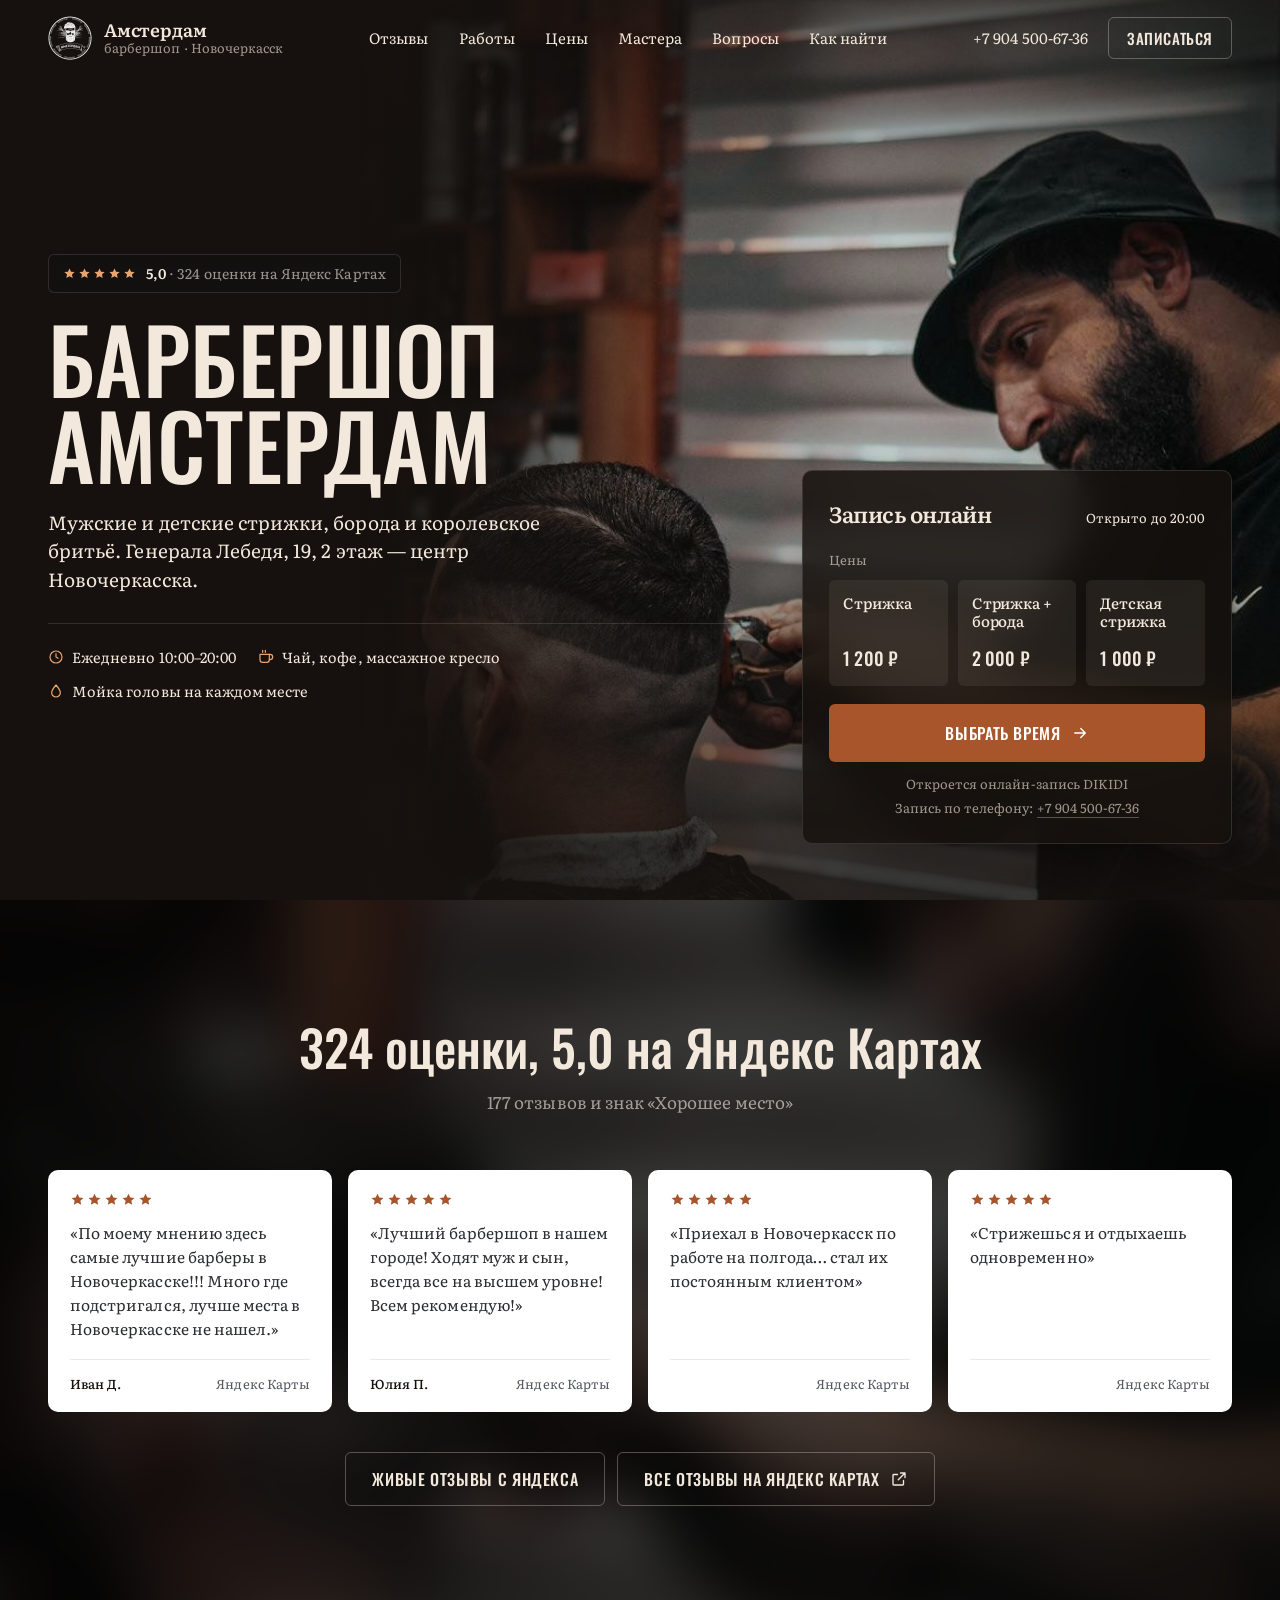
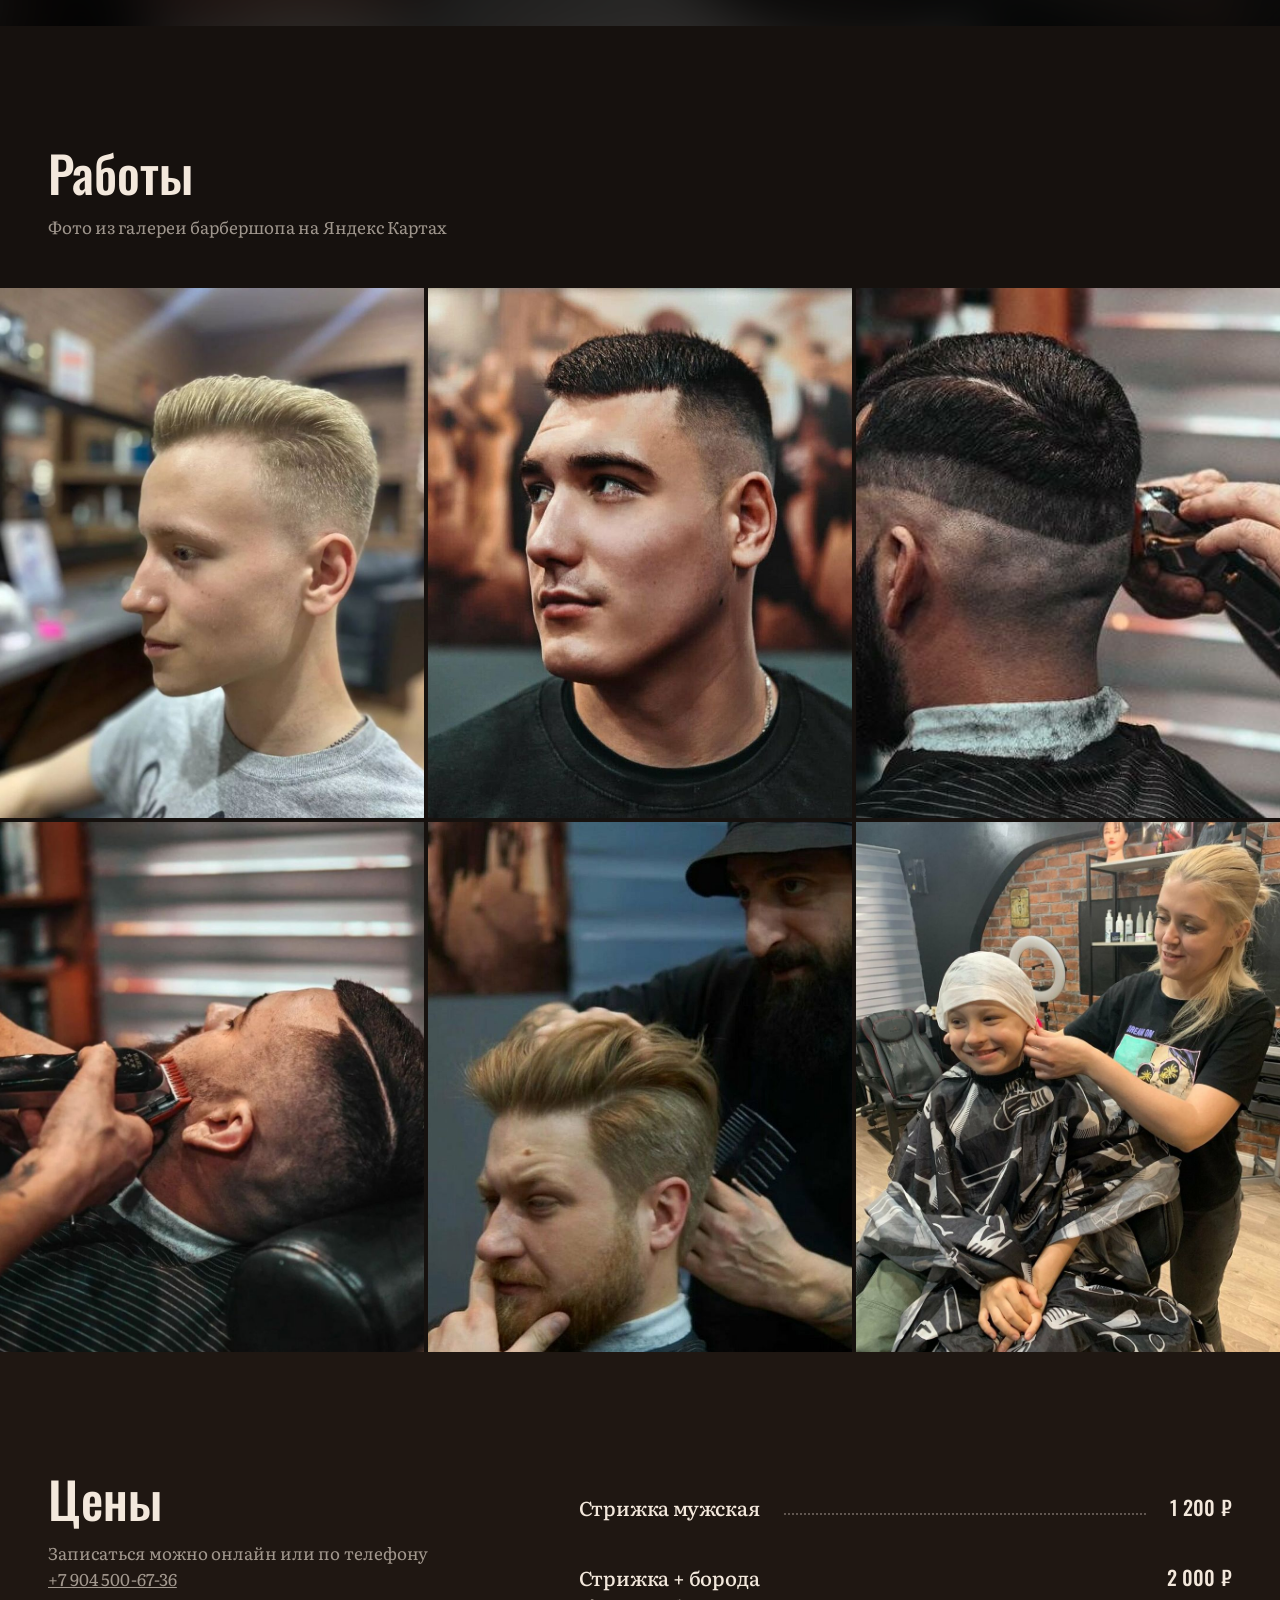
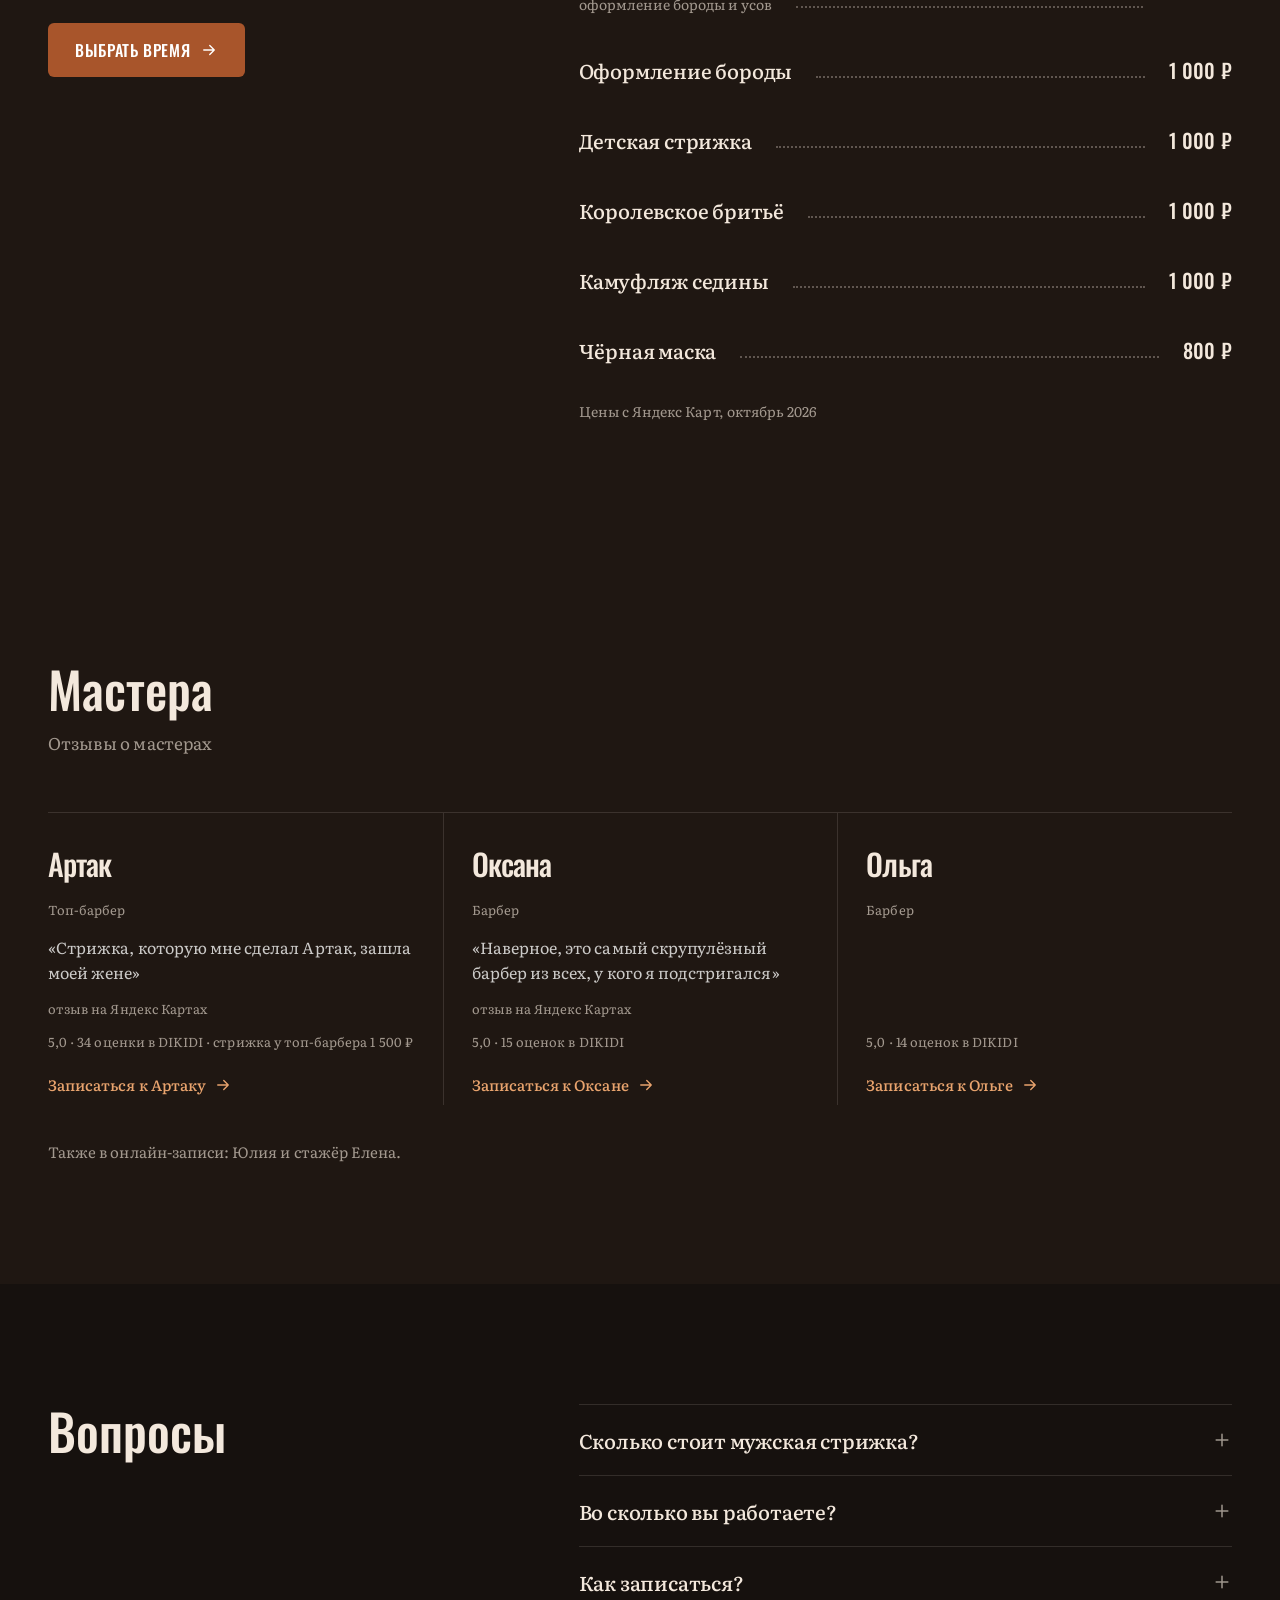
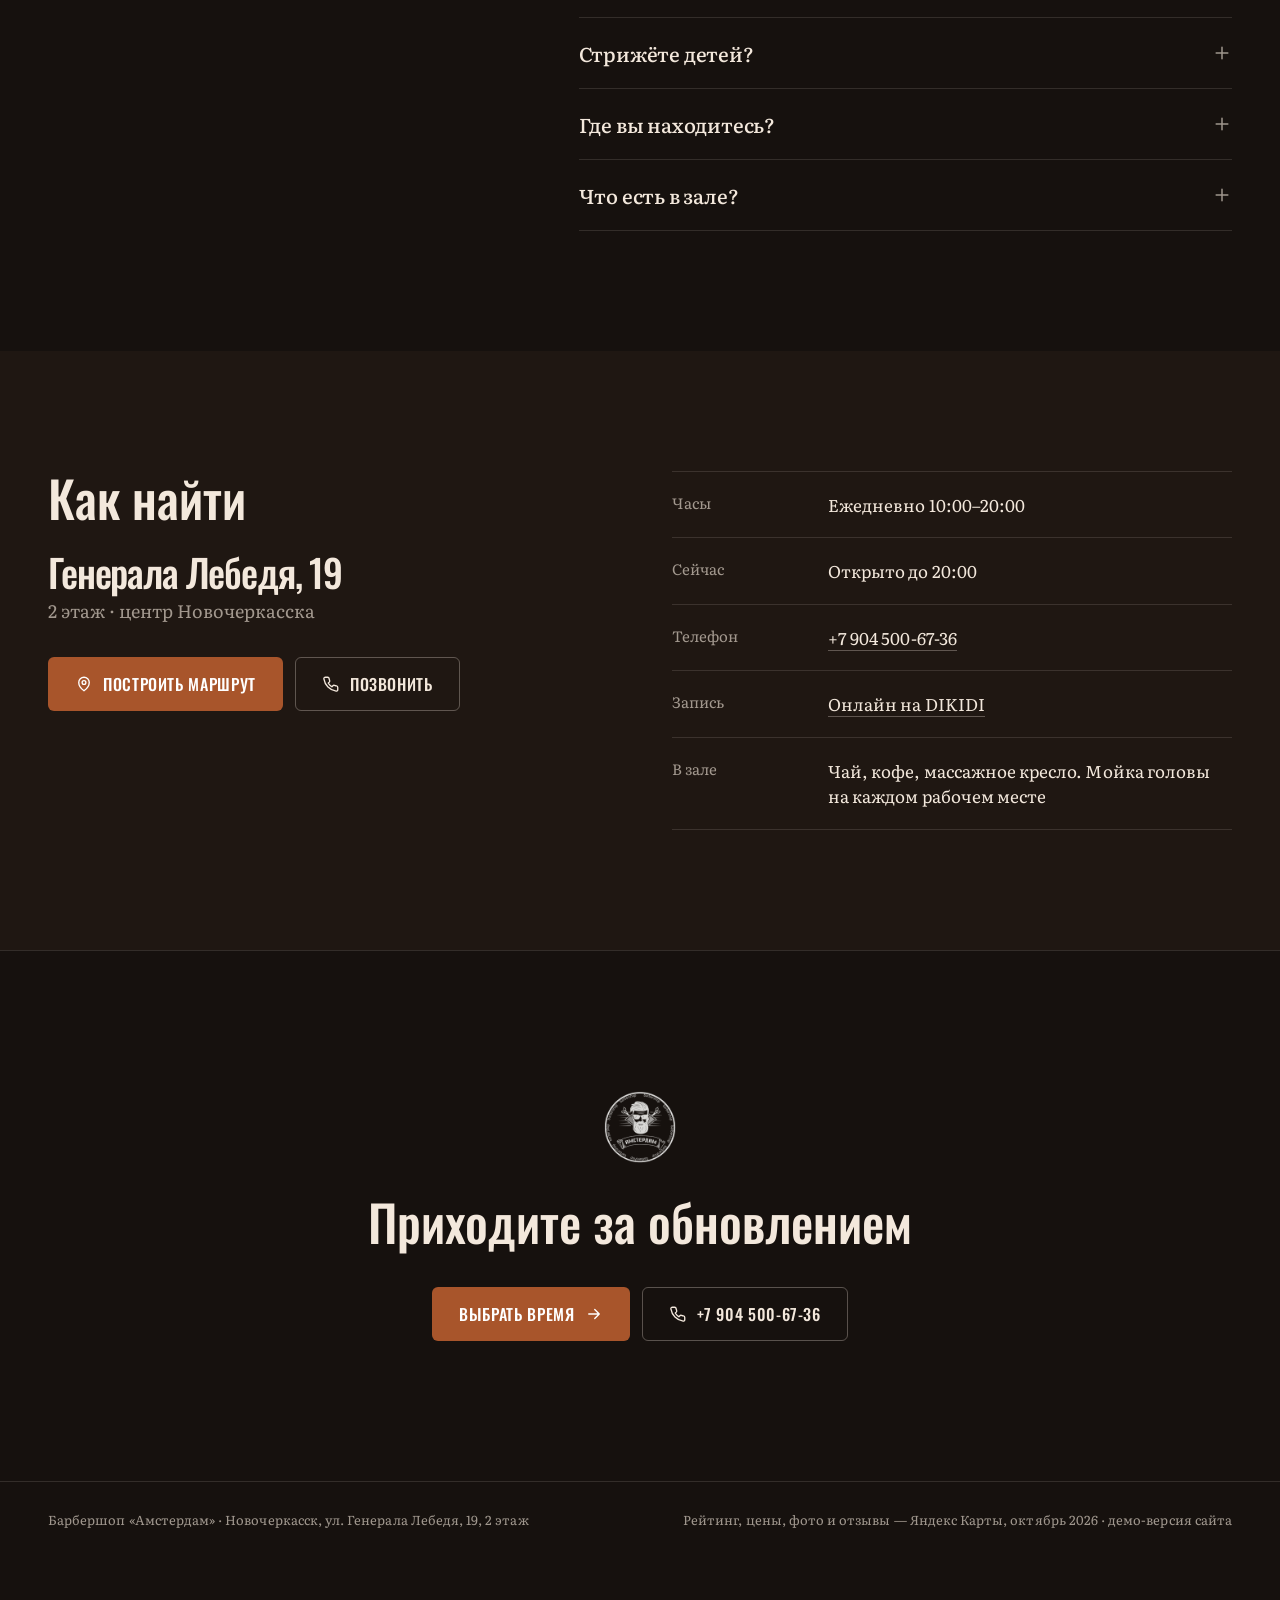
<file: amsterdam/index.html>
<!doctype html>
<html lang="ru">
<head>
<meta charset="utf-8">
<meta name="viewport" content="width=device-width, initial-scale=1, viewport-fit=cover">
<meta name="robots" content="noindex, nofollow">
<title>Барбершоп Амстердам, Новочеркасск — стрижка 1 200 ₽, 5,0 на Яндекс Картах</title>
<meta name="description" content="Барбершоп Амстердам в центре Новочеркасска: мужские и детские стрижки, борода, королевское бритьё. 5,0 на Яндекс Картах, 324 оценки. Ежедневно 10:00–20:00.">
<meta name="theme-color" content="#111213">
<meta property="og:type" content="website">
<meta property="og:locale" content="ru_RU">
<meta property="og:title" content="Барбершоп Амстердам, Новочеркасск — 5,0 на Яндекс Картах">
<meta property="og:description" content="Генерала Лебедя, 19, 2 этаж. Мужская стрижка 1 200 ₽. Ежедневно 10:00–20:00. Запись онлайн.">
<meta property="og:image" content="https://dm1trorg.github.io/amsterdam/img/og.jpg">
<meta property="og:image:width" content="1200">
<meta property="og:image:height" content="630">
<meta property="og:url" content="https://dm1trorg.github.io/amsterdam/">
<link rel="icon" type="image/png" href="img/logo.png">
<link rel="preconnect" href="https://fonts.googleapis.com">
<link rel="preconnect" href="https://fonts.gstatic.com" crossorigin>
<link href="https://fonts.googleapis.com/css2?family=Oswald:wght@400;500;600&family=Literata:opsz,wght@7..72,400;7..72,500;7..72,600&display=swap" rel="stylesheet">
<link rel="preload" as="image" href="img/hero.jpg">
<script type="application/ld+json" id="ld">{"@context":"https://schema.org","@graph":[{"@type":"HairSalon","@id":"https://dm1trorg.github.io/amsterdam/#salon","name":"Барбершоп «Амстердам»","url":"https://dm1trorg.github.io/amsterdam/","image":["https://dm1trorg.github.io/amsterdam/img/og.jpg","https://dm1trorg.github.io/amsterdam/img/hero.jpg"],"telephone":"+79045006736","priceRange":"800–2000 ₽","currenciesAccepted":"RUB","address":{"@type":"PostalAddress","streetAddress":"ул. Генерала Лебедя, 19, 2 этаж","addressLocality":"Новочеркасск","addressRegion":"Ростовская область","addressCountry":"RU"},"openingHoursSpecification":[{"@type":"OpeningHoursSpecification","dayOfWeek":["Monday","Tuesday","Wednesday","Thursday","Friday","Saturday","Sunday"],"opens":"10:00","closes":"20:00"}],"aggregateRating":{"@type":"AggregateRating","ratingValue":"5.0","ratingCount":324,"bestRating":"5","worstRating":"1"},"sameAs":["https://yandex.ru/maps/org/58961650554/"],"hasOfferCatalog":{"@type":"OfferCatalog","name":"Услуги и цены","itemListElement":[{"@type":"Offer","itemOffered":{"@type":"Service","name":"Стрижка мужская"},"price":"1200","priceCurrency":"RUB"},{"@type":"Offer","itemOffered":{"@type":"Service","name":"Стрижка + борода (оформление бороды и усов)"},"price":"2000","priceCurrency":"RUB"},{"@type":"Offer","itemOffered":{"@type":"Service","name":"Оформление бороды"},"price":"1000","priceCurrency":"RUB"},{"@type":"Offer","itemOffered":{"@type":"Service","name":"Детская стрижка"},"price":"1000","priceCurrency":"RUB"},{"@type":"Offer","itemOffered":{"@type":"Service","name":"Королевское бритьё"},"price":"1000","priceCurrency":"RUB"},{"@type":"Offer","itemOffered":{"@type":"Service","name":"Камуфляж седины"},"price":"1000","priceCurrency":"RUB"},{"@type":"Offer","itemOffered":{"@type":"Service","name":"Чёрная маска"},"price":"800","priceCurrency":"RUB"}]},"potentialAction":{"@type":"ReserveAction","target":{"@type":"EntryPoint","urlTemplate":"https://dikidi.net/1862192","inLanguage":"ru-RU","actionPlatform":["https://schema.org/DesktopWebPlatform","https://schema.org/MobileWebPlatform"]},"result":{"@type":"Reservation","name":"Запись в Барбершоп «Амстердам»"}},"logo":"https://dm1trorg.github.io/amsterdam/img/logo.png"},{"@type":"FAQPage","@id":"https://dm1trorg.github.io/amsterdam/#faq","mainEntity":[{"@type":"Question","name":"Сколько стоит мужская стрижка?","acceptedAnswer":{"@type":"Answer","text":"1 200 ₽, у топ-барбера — 1 500 ₽. Стрижка + оформление бороды и усов — 2 000 ₽, детская стрижка — 1 000 ₽."}},{"@type":"Question","name":"Во сколько вы работаете?","acceptedAnswer":{"@type":"Answer","text":"Ежедневно с 10:00 до 20:00."}},{"@type":"Question","name":"Как записаться?","acceptedAnswer":{"@type":"Answer","text":"Онлайн: кнопка «Выбрать время» откроет онлайн-запись DIKIDI. Или по телефону +7 904 500-67-36."}},{"@type":"Question","name":"Стрижёте детей?","acceptedAnswer":{"@type":"Answer","text":"Да, детская стрижка — 1 000 ₽."}},{"@type":"Question","name":"Где вы находитесь?","acceptedAnswer":{"@type":"Answer","text":"Новочеркасск, ул. Генерала Лебедя, 19, 2 этаж."}},{"@type":"Question","name":"Что есть в зале?","acceptedAnswer":{"@type":"Answer","text":"По отзывам на Яндекс Картах: чай, кофе, массажное кресло, мойка головы на каждом рабочем месте."}}]}]}</script>
<style>
:root{
  /* дизайн-система 15.10.2026: значения ниже заменяют прежние */
  --font-head:"Oswald",sans-serif;
  --font-body:"Literata",serif;
  --bg:#16110e;
  --bg2:#1f1712;
  --bg3:#1f1712;
  --text:#f3e8dc;
  --muted:rgba(243,232,220,.62);
  --faint:rgba(243,232,220,.62);
  --line:rgba(243,232,220,.13);
  --line2:rgba(243,232,220,.3);
  --accent:#a8552b;
  --accent-h:#8e4420;
  --accent-lt:#e9a46e;
  --on-accent:#ffffff;
  --card:#ffffff;
  --ink:#16110e;
  --ink2:#55585e;
  --r:10px;
  --rb:6px;
  --hero-pos:60% 30%;
  /* общее из шаблона */
  --hero-pos-m:50% 30%; --rev-bg:url(img/hero.jpg); --gut:48px; --max:1240px; --ease:cubic-bezier(.16,1,.3,1);
}
*{box-sizing:border-box}
html{-webkit-text-size-adjust:100%;scroll-behavior:smooth}
body{margin:0;background:var(--bg);color:var(--text);font:400 17px/1.5 var(--font-body);letter-spacing:.003em;-webkit-font-smoothing:antialiased;overflow-x:hidden}
img{display:block;max-width:100%}
a{color:inherit}
h1,h2,h3,p,ul,ol,dl,dd,blockquote,figure{margin:0;padding:0}
ul,ol{list-style:none}
button{font:inherit;color:inherit}
[hidden]{display:none!important}
.wrap{width:min(var(--max),100% - 2*var(--gut));margin-inline:auto}
.ico{width:18px;height:18px;flex:none;fill:none;stroke:currentColor;stroke-width:1.8;stroke-linecap:round;stroke-linejoin:round}
.nb{white-space:nowrap}
:focus-visible{outline:2px solid var(--accent-lt);outline-offset:3px}

/* КНОПКИ: прямоугольные, с наведением и нажатием */
.btn{display:inline-flex;align-items:center;justify-content:center;gap:10px;height:54px;padding:0 26px;border-radius:var(--rb);border:1px solid transparent;font-weight:600;font-size:16px;text-decoration:none;cursor:pointer;white-space:nowrap;transition:background .18s,border-color .18s,color .18s,transform .12s;-webkit-tap-highlight-color:transparent}
.btn:active{transform:translateY(1px)}
.btn .ico{transition:transform .25s var(--ease)}
.btn:hover .ico.arr{transform:translateX(3px)}
.btn-main{background:var(--accent);color:#fff}
.btn-main:hover{background:var(--accent-h)}
.btn-line{border-color:var(--line2);color:var(--text);background:transparent}
.btn-line:hover{background:#fff;color:var(--ink);border-color:#fff}
.btn-sm{height:42px;padding:0 18px;font-size:15px}

/* ЛОГОТИП: картинка + название ИЛИ надпись круглым шрифтом (как у «Улицы») */
.brand{display:flex;align-items:center;gap:12px;text-decoration:none}
.brand img{width:44px;height:44px}
.brand b{display:block;font-weight:600;font-size:18px;letter-spacing:-.01em;line-height:1.1}
.brand small{display:block;font-size:13px;color:var(--muted);line-height:1.2}
.wm{display:inline-block;font-family:var(--font-body);font-weight:700;font-size:27px;line-height:.9;letter-spacing:-.01em;color:#fff}
.wm small{display:block;margin-top:5px;font-size:10.5px;font-weight:600;letter-spacing:.01em;line-height:1;color:rgba(255,255,255,.82);text-align:right}

/* ШАПКА */
.top{position:fixed;inset:0 0 auto;z-index:40;transition:background .25s,border-color .25s,backdrop-filter .25s;border-bottom:1px solid transparent}
.top.solid{background:rgba(17,18,19,.86);-webkit-backdrop-filter:blur(14px);backdrop-filter:blur(14px);border-bottom-color:var(--line)}
.top .wrap{display:flex;align-items:center;justify-content:space-between;gap:24px;height:76px}
.nav{display:flex;gap:30px;font-size:15px}
.nav a{position:relative;text-decoration:none;color:rgba(242,242,240,.78);padding:6px 0;transition:color .2s}
.nav a::after{content:"";position:absolute;left:0;right:100%;bottom:0;height:1px;background:currentColor;transition:right .35s var(--ease)}
.nav a:hover{color:#fff}.nav a:hover::after{right:0}
.top-r{display:flex;align-items:center;gap:20px}
.top-tel{font-size:15px;text-decoration:none;color:rgba(242,242,240,.85);white-space:nowrap}
.top-tel:hover{color:#fff}

/* ПЕРВЫЙ ЭКРАН */
.hero{position:relative;min-height:max(720px,100svh);display:flex;align-items:stretch;padding:112px 0 56px;isolation:isolate;overflow:hidden}
/* фото во весь экран справа налево, левый край растворяется в тёмном — без рамок */
.hero-bg{position:absolute;top:0;right:0;width:min(72%,1120px);height:100%;object-fit:cover;object-position:var(--hero-pos);z-index:-2;filter:brightness(.82) saturate(.94);-webkit-mask-image:linear-gradient(90deg,transparent 0%,#000 36%);mask-image:linear-gradient(90deg,transparent 0%,#000 36%)}
.hero::before{content:"";position:absolute;inset:0;z-index:-1;background:
  linear-gradient(90deg,rgba(14,15,16,.55) 0%,rgba(14,15,16,.25) 45%,rgba(14,15,16,0) 70%),
  linear-gradient(180deg,rgba(14,15,16,.6) 0%,rgba(14,15,16,0) 20%,rgba(14,15,16,0) 60%,rgba(14,15,16,.85) 100%)}
.hero-grid{display:grid;grid-template-columns:minmax(0,1fr) 430px;gap:56px;align-items:center}
.hero-grid .book{align-self:end}
.left{display:flex;flex-direction:column;gap:30px}
.rating{display:inline-flex;align-items:center;gap:10px;align-self:flex-start;padding:8px 14px;border-radius:var(--rb);background:rgba(17,18,19,.55);border:1px solid var(--line);-webkit-backdrop-filter:blur(8px);backdrop-filter:blur(8px);font-size:14px;color:var(--muted);text-decoration:none;transition:border-color .2s}
.rating:hover{border-color:var(--line2)}
.rating b{color:#fff;font-weight:600}
.stars{display:inline-flex;gap:2px;color:#fff}
.stars svg{width:13px;height:13px;fill:currentColor}
.intro h1{margin-top:22px;font-weight:400;font-size:clamp(52px,6vw,88px);line-height:.98;letter-spacing:-.04em}
.intro .sub{margin-top:22px;max-width:29em;font-size:19px;line-height:1.5;color:rgba(242,242,240,.8)}
/* факты — просто строка с иконками, без плашек и обводок */
.facts{display:flex;flex-wrap:wrap;gap:12px 22px;padding-top:22px;border-top:1px solid var(--line)}
.facts li{display:inline-flex;align-items:center;gap:8px;font-size:14.5px;color:rgba(242,242,240,.86)}
.facts .ico{width:16px;height:16px;color:var(--accent-lt)}

/* КАРТОЧКА ЗАПИСИ — как у Porem */
.book{background:rgba(22,23,25,.8);-webkit-backdrop-filter:blur(18px) saturate(1.1);backdrop-filter:blur(18px) saturate(1.1);border:1px solid var(--line);border-radius:var(--r);padding:26px;box-shadow:0 30px 80px -30px rgba(0,0,0,.7)}
.book-h{display:flex;align-items:baseline;justify-content:space-between;gap:12px}
.book-h h2{font-size:22px;font-weight:600;letter-spacing:-.02em}
.book-st{font-size:13px;color:var(--muted);white-space:nowrap}
.book-st.open{color:#fff}
.book-l{margin:20px 0 10px;font-size:13px;color:var(--faint)}
.tiles{display:grid;grid-template-columns:repeat(3,1fr);gap:10px}
/* цены в карточке — только показ, не выбор: без обводки, наведения и выделения */
.tile{display:flex;flex-direction:column;justify-content:space-between;gap:14px;min-height:92px;padding:14px;border-radius:10px;background:rgba(255,255,255,.06)}
.tile b{font-weight:500;font-size:15px;line-height:1.25;letter-spacing:-.005em;color:rgba(242,242,240,.82)}
.tile em{font-style:normal;font-weight:600;font-size:18px;letter-spacing:-.01em;font-variant-numeric:tabular-nums}
.book .btn-main{width:100%;height:58px;margin-top:18px;font-size:16px}
.book-n{margin-top:12px;font-size:13px;color:var(--faint);text-align:center}
.book-p{margin-top:4px;font-size:13px;color:var(--faint);text-align:center}
.book-p a{color:var(--muted);text-decoration:none;border-bottom:1px solid var(--line2);white-space:nowrap}
.book-p a:hover{color:#fff}

/* ОБЩЕЕ ДЛЯ СЕКЦИЙ */
.sec{padding:120px 0}
.h2{font-weight:500;font-size:clamp(34px,4.2vw,56px);line-height:1.04;letter-spacing:-.035em}
.lead{margin-top:16px;color:var(--muted);font-size:17px;max-width:36em}
.lead a{color:inherit;white-space:nowrap}
.rv{opacity:0;transform:translateY(22px);transition:opacity .9s var(--ease),transform .9s var(--ease)}
.rv.in{opacity:1;transform:none}

/* ОТЗЫВЫ — белые карточки на размытом фото, как у Porem */
.reviews{position:relative;isolation:isolate;overflow:hidden;padding:120px 0}
.reviews::before{content:"";position:absolute;inset:-60px;z-index:-1;background:var(--rev-bg) center 55%/cover;filter:blur(30px) brightness(.3) saturate(.8)}
.reviews-head{text-align:center}
.reviews-head .lead{margin-inline:auto}
.rgrid{margin-top:56px;display:grid;grid-template-columns:repeat(4,minmax(0,1fr));gap:16px}
.rcard{display:flex;flex-direction:column;background:var(--card);color:var(--ink);border-radius:var(--r);padding:22px 22px 18px}
.rcard .stars{color:var(--accent)}
.rcard .stars svg{width:15px;height:15px}
.rcard blockquote{margin-top:14px;font-size:15.5px;line-height:1.55;color:#2b2d31;flex:1}
.rcard footer{margin-top:18px;padding-top:14px;border-top:1px solid #e9e9e7;display:flex;justify-content:space-between;align-items:center;gap:10px;font-size:13px;color:var(--ink2)}
.rcard footer b{font-weight:500;color:var(--ink)}
.rcard footer span{white-space:nowrap}
.reviews-more{margin-top:40px;display:flex;justify-content:center;flex-wrap:wrap;gap:12px}
/* живые отзывы Яндекса: виджет грузится только по нажатию */
.yw{position:relative;max-width:560px;margin:32px auto 0}
.yw-f{height:800px;border-radius:var(--r);overflow:hidden;background:#fff}
.yw-f iframe{display:block;width:100%;height:100%;border:0}
.yw-x{position:absolute;top:-16px;right:-16px;z-index:2;width:40px;height:40px;border-radius:50%;border:1px solid var(--line2);background:#1c1d20;color:var(--text);display:grid;place-items:center;cursor:pointer;transition:background .15s}
.yw-x:hover{background:#2c2e32}
.yw-x svg{width:18px;height:18px}

/* РАБОТЫ — чистые прямоугольники от края до края */
.works{padding:120px 0 0}
.works-head{display:flex;justify-content:space-between;align-items:flex-end;gap:24px;margin-bottom:48px}
.wgrid{display:grid;grid-template-columns:repeat(var(--wn,3),1fr);gap:4px}
.wgrid figure{position:relative;aspect-ratio:4/5;overflow:hidden;background:var(--bg2)}
.wgrid img{width:100%;height:100%;object-fit:cover;transition:transform 1.2s var(--ease)}
.wgrid figure:hover img{transform:scale(1.03)}

/* ЦЕНЫ */
.prices-grid{display:grid;grid-template-columns:minmax(0,5fr) minmax(0,7fr);gap:64px;align-items:start}
.prices-side .btn{margin-top:32px}
.plist li{display:flex;justify-content:space-between;align-items:baseline;gap:24px;padding:20px 0;border-bottom:1px solid var(--line)}
.plist li:first-child{border-top:1px solid var(--line)}
.plist .pn{font-size:20px;font-weight:500;letter-spacing:-.01em}
.plist .pn small{display:block;font-size:14px;font-weight:400;color:var(--faint);margin-top:2px;letter-spacing:0}
.plist .pp{font-size:20px;font-weight:500;white-space:nowrap;font-variant-numeric:tabular-nums}
.pnote{margin-top:16px;font-size:14px;color:var(--faint)}

/* МАСТЕРА */
.masters{background:var(--bg2)}
.mgrid{margin-top:56px;display:grid;grid-template-columns:repeat(var(--mcols,4),minmax(0,1fr));gap:0;border-top:1px solid var(--line)}
.mgrid li{display:flex;flex-direction:column;padding:28px 28px 8px 0}
.mgrid li+li{padding-left:28px;border-left:1px solid var(--line)}
.mgrid h3{font-size:30px;font-weight:500;letter-spacing:-.03em}
.mgrid blockquote{margin-top:16px;font-size:16px;line-height:1.55;color:rgba(242,242,240,.82);flex:1}
.mgrid .src{margin-top:14px;font-size:13px;color:var(--faint)}
.mgrid a{margin-top:22px;display:inline-flex;align-items:center;gap:8px;font-weight:500;font-size:15px;text-decoration:none;color:var(--accent-lt);align-self:flex-start;border-bottom:1px solid transparent;transition:border-color .2s,color .2s}
.mgrid a:hover{color:#fff;border-bottom-color:currentColor}
.mmore{margin-top:36px;color:var(--muted);font-size:15px}

/* ВОПРОСЫ */
.faq-grid{display:grid;grid-template-columns:minmax(0,5fr) minmax(0,7fr);gap:64px;align-items:start}
.qa{border-top:1px solid var(--line)}
.qa details{border-bottom:1px solid var(--line)}
.qa summary{list-style:none;cursor:pointer;display:flex;justify-content:space-between;align-items:center;gap:20px;padding:22px 0;font-weight:500;font-size:20px;line-height:1.3;letter-spacing:-.01em;transition:color .15s}
.qa summary::-webkit-details-marker{display:none}
.qa summary svg{width:20px;height:20px;flex:none;color:var(--faint);transition:transform .25s var(--ease),color .15s}
.qa details[open] summary svg{transform:rotate(45deg)}
.qa summary:hover{color:#fff}.qa summary:hover svg{color:var(--text)}
.qa p{padding:0 40px 24px 0;color:rgba(242,242,240,.8);font-size:17px;line-height:1.55}

/* КАК НАЙТИ */
.find{background:var(--bg2)}
.find-grid{display:grid;grid-template-columns:minmax(0,1fr) minmax(0,1fr);gap:64px;align-items:start}
.addr{margin-top:28px;font-size:clamp(28px,3vw,40px);font-weight:500;letter-spacing:-.03em;line-height:1.1}
.addr small{display:block;margin-top:8px;font-size:18px;font-weight:400;letter-spacing:0;color:var(--muted)}
.find-btns{display:flex;flex-wrap:wrap;gap:12px;margin-top:36px}
.dl div{display:grid;grid-template-columns:140px 1fr;gap:16px;padding:20px 0;border-bottom:1px solid var(--line)}
.dl div:first-child{border-top:1px solid var(--line)}
.dl dt{color:var(--faint);font-size:15px}
.dl dd{font-size:17px}
.dl dd a{text-decoration:none;border-bottom:1px solid var(--line2)}
.dl dd a:hover{border-bottom-color:#fff}

/* ФИНАЛ */
.final{padding:140px 0;text-align:center;border-top:1px solid var(--line)}
.final-logo{width:72px;height:72px;margin:0 auto 32px;opacity:.9}
.final .wm{font-size:64px;margin-bottom:40px}
.final .wm small{font-size:22px;margin-top:10px}
.final-btns{display:flex;justify-content:center;flex-wrap:wrap;gap:12px;margin-top:40px}

/* ПОДВАЛ */
.foot{border-top:1px solid var(--line);padding:28px 0 110px;font-size:13px;color:var(--faint)}
.foot .wrap{display:flex;justify-content:space-between;flex-wrap:wrap;gap:8px 32px}
.foot a{text-decoration:none}.foot a:hover{color:var(--text)}

/* ЛИПКАЯ ПАНЕЛЬ: главная услуга, цена, открыто ли сейчас + запись; прячется рядом с другими кнопками записи */
.sticky{position:fixed;left:50%;bottom:calc(14px + env(safe-area-inset-bottom));z-index:50;width:min(720px,calc(100% - 24px));display:flex;align-items:center;justify-content:space-between;gap:16px;padding:10px 10px 10px 22px;border-radius:14px;background:rgba(19,20,22,.92);-webkit-backdrop-filter:blur(14px);backdrop-filter:blur(14px);border:1px solid var(--line);box-shadow:0 18px 40px -16px rgba(0,0,0,.85);transform:translate(-50%,170%);visibility:hidden;transition:transform .32s var(--ease),visibility .32s}
.sticky.show{transform:translate(-50%,0);visibility:visible}
.sticky .info{font-size:16px;line-height:1.3;min-width:0}
.sticky .info b{font-weight:600}
.sticky .st{color:var(--muted)}
.sticky .st.open{color:#fff}
.sticky .btn{height:50px;padding:0 22px;flex:none}

@media (max-width:1100px){
  .nav{display:none}
  .hero-grid{grid-template-columns:minmax(0,1fr) 400px;gap:40px}
  .rgrid{grid-template-columns:repeat(2,minmax(0,1fr))}
  .mgrid[data-n="4"]{grid-template-columns:repeat(2,minmax(0,1fr))}
  .mgrid[data-n="4"] li:nth-child(3){padding-left:0;border-left:0}
  .mgrid[data-n="4"] li:nth-child(n+3){border-top:1px solid var(--line);margin-top:20px}
  .wgrid{grid-template-columns:repeat(2,1fr)}
}
@media (max-width:860px){
  :root{--gut:16px}
  .top{position:absolute}
  .top .wrap{height:64px}
  .brand img{width:38px;height:38px}
  .brand b{font-size:17px}
  .wm{font-size:24px}.wm small{font-size:9.5px}
  .top-tel{display:none}
  .hero{display:block;min-height:0;padding:0 0 36px}
  .hero-bg{width:100%;height:470px;object-position:var(--hero-pos-m);filter:brightness(.88);-webkit-mask-image:none;mask-image:none}
  .hero::before{background:linear-gradient(180deg,rgba(17,18,19,.6) 0px,rgba(17,18,19,0) 90px,rgba(17,18,19,0) 250px,rgba(17,18,19,.82) 380px,var(--bg) 470px)}
  .hero-grid{display:flex;flex-direction:column;gap:20px;padding-top:280px}
  .left{display:contents}
  .intro{order:1}.book{order:2}.facts{order:3}
  .rating{padding:7px 12px;font-size:13px}
  .intro h1{margin-top:14px;font-size:clamp(42px,12.6vw,56px);letter-spacing:-.045em}
  .intro .sub{margin-top:12px;font-size:16px;line-height:1.45}
  /* облегчённая карточка: кнопка выше на первом экране */
  .book{padding:14px;background:rgba(26,27,30,.92)}
  .book-h h2{font-size:18px}
  .book-l{margin:8px 0 6px;font-size:12.5px}
  .tiles{gap:6px}
  .tile{min-height:0;padding:9px 10px;gap:6px}
  .tile b{font-size:13.5px}
  .tile em{font-size:15.5px}
  .book .btn-main{height:52px;margin-top:10px}
  .book-n{display:none}
  .book-p{margin-top:8px;font-size:12.5px}
  .facts{gap:12px 22px;padding-top:18px}
  .facts li{font-size:14px}
  .sec,.reviews{padding:80px 0}
  .works{padding-top:80px}
  .works-head{display:block;margin-bottom:28px}
  .rgrid{margin:36px calc(-1*var(--gut)) 0;padding:0 var(--gut) 6px;display:flex;overflow-x:auto;scroll-snap-type:x mandatory;scroll-padding:0 var(--gut);gap:12px;align-items:flex-start;scrollbar-width:none}
  .rgrid::-webkit-scrollbar{display:none}
  .rcard{flex:0 0 82%;scroll-snap-align:start}
  .reviews-more .btn{flex:1 1 100%}
  .yw-x{right:4px;top:-18px}
  .yw-f{height:720px}
  .wgrid{gap:3px}
  .prices-grid,.find-grid,.faq-grid{grid-template-columns:1fr;gap:32px}
  .plist .pn,.plist .pp{font-size:17px}
  .plist li{padding:16px 0}
  .qa summary{font-size:17px;padding:18px 0}
  .qa p{padding-right:0;font-size:16px}
  .mgrid,.mgrid[data-n="4"]{grid-template-columns:1fr;margin-top:36px}
  .mgrid li,.mgrid li+li{padding:24px 0 22px;border-left:0;margin-top:0}
  .mgrid li+li{border-top:1px solid var(--line)}
  .mgrid h3{font-size:26px}
  .dl div{grid-template-columns:110px 1fr}
  .final{padding:96px 0 110px}
  .final .wm{font-size:52px}.final .wm small{font-size:18px}
  .final-btns .btn{flex:1 1 100%}
  .find-btns .btn{flex:1 1 auto}
  .sticky{padding:8px 8px 8px 16px;gap:12px;border-radius:12px;bottom:calc(10px + env(safe-area-inset-bottom));width:calc(100% - 20px)}
  .sticky .info{font-size:14px}
  .sticky .sep{display:none}
  .sticky .st{display:block;font-size:13px;margin-top:2px}
  .sticky .btn{height:48px;padding:0 16px;font-size:15.5px}
  .sticky .btn svg{display:none}
}
@media (prefers-reduced-motion:reduce){
  html{scroll-behavior:auto}
  .rv{opacity:1;transform:none;transition:none}
  .wgrid img,.btn .ico,.sticky,.qa summary svg{transition:none}
}

/* ===== ДИЗАЙН-СИСТЕМА 15.10.2026: патч поверх шаблона ===== */

body{font-family:var(--font-body)}
h1,h2,h3,.h2,.addr{font-family:var(--font-head);font-weight:500}
.intro h1{
  font-size:clamp(52px,7vw,92px);
  font-weight:500;
  line-height:.95;
  letter-spacing:.005em;
  text-transform:uppercase;
}
.h2{font-size:50px;line-height:1.05;letter-spacing:0}
.brand b,.book-h h2{
  font-family:var(--font-body);
  font-weight:600;
}
button,.btn{
  font-family:var(--font-head);
  font-weight:500;
  letter-spacing:.04em;
  text-transform:uppercase;
}
.tile em,.plist .pp{
  font-family:var(--font-head);
  font-weight:500;
  letter-spacing:.01em;
}
.btn-main{background:var(--accent);color:var(--on-accent)}
.btn-main:hover{background:var(--accent-h)}

.book{
  background:rgba(22,17,14,.84);
  border-color:rgba(243,232,220,.13);
}
.tile{
  background:rgba(243,232,220,.07);
  border-radius:6px;
}
.tile b,.intro .sub,.facts li{color:var(--text)}
.nav a,.top-tel,.rating b,.book-st.open{color:var(--text)}
.stars{color:#e9a46e}
.rcard .stars{color:#a8552b}
.top.solid,.sticky{background:rgba(22,17,14,.92)}

.prices{background:#1f1712}
.plist li,.plist li:first-child{border:0}
.plist li::after{
  content:"";
  order:1;
  flex:1;
  min-width:12px;
  align-self:flex-end;
  margin-bottom:7px;
  border-bottom:2px dotted rgba(243,232,220,.3);
}
.plist .pp{order:2}

.hero-bg{filter:brightness(.84)}
.hero::before{
  background:
    linear-gradient(90deg,
      rgb(22 17 14/.6),rgb(22 17 14/.2) 48%,
      rgb(22 17 14/0) 72%),
    linear-gradient(180deg,
      rgb(22 17 14/.55),rgb(22 17 14/0) 22%,
      rgb(22 17 14/0) 60%,rgb(22 17 14/.8));
}
@media(max-width:860px){
  .intro h1{font-size:clamp(40px,11vw,56px)}
  .h2{font-size:36px}
  .book{background:rgba(22,17,14,.84)}
  .hero-bg{filter:brightness(.84)}
  .hero::before{
    background:linear-gradient(180deg,
      rgb(22 17 14/.55),rgb(22 17 14/0) 90px,
      rgb(22 17 14/0) 250px,
      rgb(22 17 14/.82) 380px,#16110e 470px);
  }
}

/* подпись под адресом — текстовым шрифтом, а не шрифтом заголовков */
.addr small{font-family:var(--font-body)}
</style>
</head>
<body>
<svg width="0" height="0" style="position:absolute" aria-hidden="true">
  <symbol id="i-star" viewBox="0 0 24 24"><path d="M12 2.6l2.9 6 6.6.8-4.9 4.6 1.3 6.5L12 17.3l-5.9 3.2 1.3-6.5L2.5 9.4l6.6-.8z"/></symbol>
  <symbol id="i-arr" viewBox="0 0 24 24"><path d="M5 12h14M13 6l6 6-6 6"/></symbol>
  <symbol id="i-clock" viewBox="0 0 24 24"><circle cx="12" cy="12" r="9"/><path d="M12 7v5l3 2"/></symbol>
  <symbol id="i-cup" viewBox="0 0 24 24"><path d="M17 8h1a4 4 0 0 1 0 8h-1"/><path d="M3 8h14v8a4 4 0 0 1-4 4H7a4 4 0 0 1-4-4z"/><path d="M7 2v3M11 2v3"/></symbol>
  <symbol id="i-drop" viewBox="0 0 24 24"><path d="M12 21a6.5 6.5 0 0 0 6.5-6.5c0-4-6.5-11.5-6.5-11.5S5.5 10.5 5.5 14.5A6.5 6.5 0 0 0 12 21z"/></symbol>
  <symbol id="i-users" viewBox="0 0 24 24"><circle cx="9" cy="7.5" r="3.5"/><path d="M2.5 20.5a6.5 6.5 0 0 1 13 0"/><circle cx="17.5" cy="10" r="2.5"/><path d="M16 20.5h5.5a4.5 4.5 0 0 0-5.6-4.4"/></symbol>
  <symbol id="i-game" viewBox="0 0 24 24"><path d="M6.5 8h11a4.5 4.5 0 0 1 4.4 5.5l-.8 3.6a2.2 2.2 0 0 1-3.7 1.1L15 16H9l-2.4 2.2a2.2 2.2 0 0 1-3.7-1.1l-.8-3.6A4.5 4.5 0 0 1 6.5 8z"/><path d="M8 11v3M6.5 12.5h3"/><circle cx="16" cy="12" r=".6"/><circle cx="17.5" cy="13.6" r=".6"/></symbol>
  <symbol id="i-phone" viewBox="0 0 24 24"><path d="M21 16.5v3a2 2 0 0 1-2.2 2A19.5 19.5 0 0 1 2.5 5.2 2 2 0 0 1 4.5 3h3a2 2 0 0 1 2 1.7c.1.9.4 1.8.7 2.7a2 2 0 0 1-.5 2.1L8.4 10.8a16 16 0 0 0 4.8 4.8l1.3-1.3a2 2 0 0 1 2.1-.5c.9.3 1.8.6 2.7.7a2 2 0 0 1 1.7 2z"/></symbol>
  <symbol id="i-pin" viewBox="0 0 24 24"><path d="M19 10c0 6-7 11-7 11s-7-5-7-11a7 7 0 0 1 14 0z"/><circle cx="12" cy="10" r="2.5"/></symbol>
  <symbol id="i-ext" viewBox="0 0 24 24"><path d="M14 4h6v6M20 4l-9 9M18 14v5a1 1 0 0 1-1 1H5a1 1 0 0 1-1-1V7a1 1 0 0 1 1-1h5"/></symbol>
  <symbol id="i-send" viewBox="0 0 24 24"><path d="M21.5 3.5 2.8 10.7c-.8.3-.8 1.4 0 1.7l4.7 1.6 1.8 5.6c.2.7 1.1.9 1.6.4l2.7-2.6 4.6 3.4c.6.4 1.4.1 1.6-.6L22.9 4.8c.2-.9-.6-1.6-1.4-1.3z"/><path d="m7.5 14 10-7.5"/></symbol>
  <symbol id="i-plus" viewBox="0 0 24 24"><path d="M12 5v14M5 12h14"/></symbol>
  <symbol id="i-x" viewBox="0 0 24 24"><path d="M6 6l12 12M18 6 6 18"/></symbol>
</svg>

<header class="top" id="topbar">
  <div class="wrap">
    <a class="brand" href="#top" aria-label="Барбершоп Амстердам — наверх">
      <img src="img/logo.png" alt="" width="44" height="44">
      <span><b data-s="name">Амстердам</b><small>барбершоп · <span data-s="city">Новочеркасск</span></small></span>
    </a>
    <nav class="nav" aria-label="Разделы">
      <a href="#reviews">Отзывы</a><a href="#works">Работы</a><a href="#prices">Цены</a><a href="#masters">Мастера</a><a href="#faq">Вопросы</a><a href="#find">Как найти</a>
    </nav>
    <div class="top-r">
      <a class="top-tel" data-tel href="tel:+79045006736" data-s="phone">+7 904 500-67-36</a>
      <a class="btn btn-line btn-sm" data-book data-href="bookingUrl" href="https://dikidi.net/1862192" target="_blank" rel="noopener">Записаться</a>
    </div>
  </div>
</header>

<main>
<section class="hero" id="top">
  <img class="hero-bg" data-src="photos.hero" src="img/hero.jpg" alt="Мастер барбершопа Амстердам делает мужскую стрижку с переходом" width="850" height="1280" fetchpriority="high">
  <div class="wrap hero-grid">
    <div class="left">
      <div class="intro">
        <a class="rating" data-href="reviewsUrl" href="https://yandex.ru/maps/org/58961650554/reviews/" target="_blank" rel="noopener">
          <span class="stars" aria-hidden="true"><svg><use href="#i-star"/></svg><svg><use href="#i-star"/></svg><svg><use href="#i-star"/></svg><svg><use href="#i-star"/></svg><svg><use href="#i-star"/></svg></span>
          <span><b data-s="rating">5,0</b> · <span data-s="ratingCount">324 оценки</span> на <span data-s="source">Яндекс Картах</span></span>
        </a>
        <h1><span data-s="kind">Барбершоп</span> <span data-s="name">Амстердам</span></h1>
        <p class="sub" data-s="sub">Мужские и детские стрижки, борода и королевское бритьё. Генерала Лебедя, 19, 2&nbsp;этаж — центр Новочеркасска.</p>
      </div>
      <ul class="facts" id="facts">
        <li><svg class="ico"><use href="#i-clock"/></svg>Ежедневно 10:00–20:00</li>
        <li><svg class="ico"><use href="#i-cup"/></svg>Чай, кофе, массажное кресло</li>
        <li><svg class="ico"><use href="#i-drop"/></svg>Мойка головы на каждом месте</li>
      </ul>
    </div>

    <aside class="book" id="book" aria-labelledby="book-t">
      <div class="book-h">
        <h2 id="book-t">Запись онлайн</h2>
        <span class="book-st js-status" data-s="hours.text">Ежедневно 10:00–20:00</span>
      </div>
      <p class="book-l" id="tiles-l">Цены</p>
      <ul class="tiles" id="tiles" aria-labelledby="tiles-l">
        <li class="tile"><b>Стрижка</b><em>1&nbsp;200&nbsp;₽</em></li>
        <li class="tile"><b>Стрижка + борода</b><em>2&nbsp;000&nbsp;₽</em></li>
        <li class="tile"><b>Детская стрижка</b><em>1&nbsp;000&nbsp;₽</em></li>
      </ul>
      <a class="btn btn-main" data-book data-href="bookingUrl" href="https://dikidi.net/1862192" target="_blank" rel="noopener">Выбрать время <svg class="ico arr"><use href="#i-arr"/></svg></a>
      <p class="book-n" data-s="bookingNote">Откроется онлайн-запись DIKIDI</p>
      <p class="book-p"><span data-s="phoneLabel">Запись по телефону:</span> <a data-tel href="tel:+79045006736" data-s="phone">+7 904 500-67-36</a></p>
    </aside>
  </div>
</section>

<section class="reviews" id="reviews" aria-labelledby="rev-t">
  <div class="wrap">
    <div class="reviews-head rv">
      <h2 class="h2" id="rev-t"><span data-s="ratingCount">324 оценки</span>, <span data-s="rating">5,0</span> на <span data-s="source">Яндекс Картах</span></h2>
      <p class="lead" data-s="reviewsLead">177 отзывов и знак «Хорошее место»</p>
    </div>
    <div class="rgrid" id="rgrid"></div>
    <div class="reviews-more rv">
      <button type="button" class="btn btn-line" id="ywBtn" aria-controls="yw" aria-expanded="false">Живые отзывы с Яндекса</button>
      <a class="btn btn-line" data-href="reviewsUrl" href="https://yandex.ru/maps/org/58961650554/reviews/" target="_blank" rel="noopener">Все отзывы на Яндекс Картах <svg class="ico"><use href="#i-ext"/></svg></a>
    </div>
    <div class="yw" id="yw" hidden>
      <button type="button" class="yw-x" id="ywX" aria-label="Закрыть живые отзывы"><svg class="ico"><use href="#i-x"/></svg></button>
      <div class="yw-f"></div>
    </div>
  </div>
</section>

<section class="works" id="works" aria-labelledby="works-t">
  <div class="wrap works-head rv">
    <div>
      <h2 class="h2" id="works-t">Работы</h2>
      <p class="lead" data-s="worksNote">Фото из галереи барбершопа на Яндекс Картах</p>
    </div>
  </div>
  <div class="wgrid" id="wgrid"></div>
</section>

<section class="sec prices" id="prices" aria-labelledby="pr-t">
  <div class="wrap prices-grid">
    <div class="prices-side rv">
      <h2 class="h2" id="pr-t">Цены</h2>
      <p class="lead">Записаться можно онлайн или по телефону <a data-tel href="tel:+79045006736" data-s="phone">+7 904 500-67-36</a></p>
      <a class="btn btn-main" data-book data-href="bookingUrl" href="https://dikidi.net/1862192" target="_blank" rel="noopener">Выбрать время <svg class="ico arr"><use href="#i-arr"/></svg></a>
    </div>
    <div class="rv">
      <ul class="plist" id="plist"></ul>
      <p class="pnote" data-s="pricesNote">Цены с Яндекс Карт, октябрь 2026</p>
    </div>
  </div>
</section>

<section class="sec masters" id="masters" aria-labelledby="m-t">
  <div class="wrap">
    <div class="rv">
      <h2 class="h2" id="m-t">Мастера</h2>
      <p class="lead" data-s="mastersLead">Отзывы о мастерах</p>
    </div>
    <ul class="mgrid rv" id="mgrid"></ul>
    <p class="mmore rv" data-s="mastersMore">Также в онлайн-записи: Юлия и стажёр Елена.</p>
  </div>
</section>

<section class="sec faq" id="faq" aria-labelledby="q-t">
  <div class="wrap faq-grid">
    <div class="rv"><h2 class="h2" id="q-t">Вопросы</h2></div>
    <div class="qa" id="qa"></div>
  </div>
</section>

<section class="sec find" id="find" aria-labelledby="f-t">
  <div class="wrap find-grid">
    <div class="rv">
      <h2 class="h2" id="f-t">Как найти</h2>
      <p class="addr"><span data-s="street">Генерала Лебедя, 19</span><small><span data-s="floor">2 этаж</span> · <span data-s="area">центр Новочеркасска</span></small></p>
      <div class="find-btns">
        <a class="btn btn-main" data-href="mapsUrl" href="https://yandex.ru/maps/org/58961650554/" target="_blank" rel="noopener"><svg class="ico"><use href="#i-pin"/></svg>Построить маршрут</a>
        <a class="btn btn-line" data-tel href="tel:+79045006736"><svg class="ico"><use href="#i-phone"/></svg>Позвонить</a>
      </div>
    </div>
    <dl class="dl rv">
      <div><dt>Часы</dt><dd><span data-s="hours.text">Ежедневно 10:00–20:00</span></dd></div>
      <div><dt>Сейчас</dt><dd class="js-status">—</dd></div>
      <div><dt>Телефон</dt><dd><a data-tel href="tel:+79045006736" data-s="phone">+7 904 500-67-36</a></dd></div>
      <div><dt>Запись</dt><dd><a data-book data-href="bookingUrl" href="https://dikidi.net/1862192" target="_blank" rel="noopener" data-s="bookingLinkText">Онлайн на DIKIDI</a></dd></div>
      <div><dt>В зале</dt><dd data-s="amenities">Чай, кофе, массажное кресло. Мойка головы на каждом рабочем месте</dd></div>
    </dl>
  </div>
</section>

<section class="final" aria-labelledby="fin-t">
  <div class="wrap rv">
    <img class="final-logo" src="img/logo.png" alt="" width="72" height="72">
    <h2 class="h2" id="fin-t" data-s="ownerLine">Приходите за обновлением</h2>
    <div class="final-btns">
      <a class="btn btn-main" data-book data-href="bookingUrl" href="https://dikidi.net/1862192" target="_blank" rel="noopener">Выбрать время <svg class="ico arr"><use href="#i-arr"/></svg></a>
      <a class="btn btn-line" data-tel href="tel:+79045006736"><svg class="ico"><use href="#i-phone"/></svg><span data-s="phone">+7 904 500-67-36</span></a>
    </div>
  </div>
</section>
</main>

<footer class="foot">
  <div class="wrap">
    <span><span data-s="kind">Барбершоп</span> «<span data-s="name">Амстердам</span>» · <span data-s="city">Новочеркасск</span>, <span data-s="address">ул. Генерала Лебедя, 19, 2 этаж</span></span>
    <span data-s="sourceNote">Рейтинг, цены, фото и отзывы — Яндекс Карты, октябрь 2026 · демо-версия сайта</span>
  </div>
</footer>

<div class="sticky" id="sticky" role="region" aria-label="Быстрая запись">
  <p class="info"><b><span id="stName">Стрижка</span> <span class="nb" id="stPrice">1 200 ₽</span></b><span class="sep"> · </span><span class="st js-status">Ежедневно 10:00–20:00</span></p>
  <a class="btn btn-main" data-href="bookingUrl" href="https://dikidi.net/1862192" target="_blank" rel="noopener">Выбрать время <svg class="ico arr"><use href="#i-arr"/></svg></a>
</div>

<script>
/* ===== ДАННЫЕ ТОЧКИ. Следующий барбершоп = новый объект SHOP + новые фото в img/ (+ акцент и кадрирование в :root) ===== */
const SHOP = {
  name: "Амстердам",
  kind: "Барбершоп",
  city: "Новочеркасск",
  region: "Ростовская область",
  street: "Генерала Лебедя, 19",
  floor: "2 этаж",
  area: "центр Новочеркасска",
  address: "ул. Генерала Лебедя, 19, 2 этаж",
  sub: "Мужские и детские стрижки, борода и королевское бритьё. Генерала Лебедя, 19, 2\u00a0этаж — центр Новочеркасска.",
  rating: "5,0",
  ratingCount: "324 оценки",
  source: "Яндекс Картах",
  reviewsLead: "177 отзывов и знак «Хорошее место»",
  hours: { open: "10:00", close: "20:00", text: "Ежедневно 10:00–20:00" },
  tz: "Europe/Moscow",
  phone: "+7 904 500-67-36",
  tel: "+79045006736",
  phoneLabel: "Запись по телефону:",
  telegram: "",
  telegramUrl: "",
  bookingUrl: "https://dikidi.net/1862192",
  bookingNote: "Откроется онлайн-запись DIKIDI",
  bookingLinkText: "Онлайн на DIKIDI",
  yandexOrgId: "58961650554",
  mapsUrl: "https://yandex.ru/maps/org/58961650554/",
  reviewsUrl: "https://yandex.ru/maps/org/58961650554/reviews/",
  siteUrl: "https://dm1trorg.github.io/amsterdam/",
  facts: [
    { icon: "clock", text: "Ежедневно 10:00–20:00" },
    { icon: "cup", text: "Чай, кофе, массажное кресло" },
    { icon: "drop", text: "Мойка головы на каждом месте" }
  ],
  amenities: "Чай, кофе, массажное кресло. Мойка головы на каждом рабочем месте",
  /* tile — короткое имя для карточки записи (только показ цены); dur — длительность, только если известна */
  services: [
    { name: "Стрижка мужская", tile: "Стрижка", price: "1 200 ₽", dur: "" },
    { name: "Стрижка + борода", note: "оформление бороды и усов", tile: "Стрижка + борода", price: "2 000 ₽", dur: "" },
    { name: "Оформление бороды", price: "1 000 ₽", dur: "" },
    { name: "Детская стрижка", tile: "Детская стрижка", price: "1 000 ₽", dur: "" },
    { name: "Королевское бритьё", price: "1 000 ₽", dur: "" },
    { name: "Камуфляж седины", price: "1 000 ₽", dur: "" },
    { name: "Чёрная маска", price: "800 ₽", dur: "" }
  ],
  stickyService: 0,
  pricesNote: "Цены с Яндекс Карт, октябрь 2026",
  /* отзывы — дословно, с Яндекс Карт; who — имя и первая буква фамилии, если есть */
  reviews: [
    { text: "По моему мнению здесь самые лучшие барберы в Новочеркасске!!! Много где подстригался, лучше места в Новочеркасске не нашел.", who: "Иван Д." },
    { text: "Лучший барбершоп в нашем городе! Ходят муж и сын, всегда все на высшем уровне! Всем рекомендую!", who: "Юлия П." },
    { text: "Приехал в Новочеркасск по работе на полгода… стал их постоянным клиентом" },
    { text: "Стрижешься и отдыхаешь одновременно" }
  ],
  /* мастера — только те, кого называют в отзывах; цитата — про этого мастера */
  masters: [
    { name: "Артак", role: "Топ-барбер", url: "https://dikidi.net/ru/profile/amsterdam_1862192/master/4003165", to: "к Артаку", quote: "Стрижка, которую мне сделал Артак, зашла моей жене", note: "5,0 · 34 оценки в DIKIDI · стрижка у топ-барбера 1 500 ₽" },
    { name: "Оксана", role: "Барбер", url: "https://dikidi.net/ru/profile/amsterdam_1862192/master/4003208", to: "к Оксане", quote: "Наверное, это самый скрупулёзный барбер из всех, у кого я подстригался", note: "5,0 · 15 оценок в DIKIDI" },
    { name: "Ольга", role: "Барбер", url: "https://dikidi.net/ru/profile/amsterdam_1862192/master/4081069", to: "к Ольге", quote: "", note: "5,0 · 14 оценок в DIKIDI" }
  ],
  mastersLead: "Отзывы о мастерах",
  mastersMore: "Также в онлайн-записи: Юлия и стажёр Елена.",
  /* вопросы — только проверенные факты (прайс, часы, адрес, отзывы) */
  faq: [
    { q: "Сколько стоит мужская стрижка?", a: "1 200 ₽, у топ-барбера — 1 500 ₽. Стрижка + оформление бороды и усов — 2 000 ₽, детская стрижка — 1 000 ₽." },
    { q: "Во сколько вы работаете?", a: "Ежедневно с 10:00 до 20:00." },
    { q: "Как записаться?", a: "Онлайн: кнопка «Выбрать время» откроет онлайн-запись DIKIDI. Или по телефону +7 904 500-67-36." },
    { q: "Стрижёте детей?", a: "Да, детская стрижка — 1 000 ₽." },
    { q: "Где вы находитесь?", a: "Новочеркасск, ул. Генерала Лебедя, 19, 2 этаж." },
    { q: "Что есть в зале?", a: "По отзывам на Яндекс Картах: чай, кофе, массажное кресло, мойка головы на каждом рабочем месте." }
  ],
  ownerLine: "Приходите за обновлением",
  worksNote: "Фото из галереи барбершопа на Яндекс Картах",
  sourceNote: "Рейтинг, цены, фото и отзывы — Яндекс Карты, октябрь 2026 · демо-версия сайта",
  photos: {
    hero: "img/hero.jpg",
    heroMobile: "",
    og: "img/og.jpg",
    logo: "img/logo.png",
    works: [
      { src: "img/w-blond.jpg", alt: "Светлые волосы: зачёс назад с переходом" },
      { src: "img/w-crop.jpg", alt: "Короткая мужская стрижка с переходом" },
      { src: "img/w-fade.jpg", alt: "Переход машинкой на затылке" },
      { src: "img/w-beard.jpg", alt: "Оформление бороды машинкой" },
      { src: "img/w-quiff.jpg", alt: "Укладка с объёмом, мастер за работой" },
      { src: "img/w-kid.jpg", alt: "Детская стрижка: мальчик улыбается в кресле" }
    ]
  }
};


(function () {
  const S = SHOP, $ = (s, r = document) => r.querySelector(s), $$ = (s, r = document) => [...r.querySelectorAll(s)];
  const esc = v => String(v).replace(/[&<>"]/g, c => ({ "&": "&amp;", "<": "&lt;", ">": "&gt;", '"': "&quot;" }[c]));
  const nb = v => esc(v).replace(/ (?=₽)|(\d) (?=\d)/g, (m, d) => (d || "") + "&nbsp;");
  const get = p => p.split(".").reduce((o, k) => (o == null ? o : o[k]), S);
  const num = p => Number(String(p).replace(/[^\d]/g, ""));
  const abs = u => new URL(u, S.siteUrl).href;
  const star = '<svg><use href="#i-star"/></svg>';
  const stars = '<span class="stars" aria-label="5 из 5">' + star.repeat(5) + "</span>";
  const ext = 'target="_blank" rel="noopener"';
  const fullName = S.kind + " «" + S.name + "»";
  const main = S.services[S.stickyService || 0];

  /* необязательные блоки: нет данных — нет блока */
  $$("[data-if]").forEach(el => { if (!get(el.dataset.if)) el.remove(); });
  /* простые поля */
  $$("[data-s]").forEach(el => { const v = get(el.dataset.s); if (typeof v === "string") { el.textContent = v; if (v === "") el.hidden = true; } });
  $$("[data-href]").forEach(el => { const v = get(el.dataset.href); if (v) el.href = v; });
  $$("[data-tel]").forEach(el => { el.href = "tel:" + S.tel; });
  $$("[data-src]").forEach(el => { const v = get(el.dataset.src); if (v) el.src = v; });
  $$("[data-srcset]").forEach(el => { const v = get(el.dataset.srcset); if (v) el.srcset = v; else el.remove(); });
  document.documentElement.style.setProperty("--rev-bg", "url(" + S.photos.hero + ")");
  document.title = S.kind + " " + S.name + ", " + S.city + " — стрижка " + main.price + ", " + S.rating + " на Яндекс Картах";

  /* факты первого экрана */
  $("#facts").innerHTML = S.facts.map(f => '<li><svg class="ico"><use href="#i-' + f.icon + '"/></svg>' + nb(f.text) + "</li>").join("");

  /* карточка записи: три цены только для показа (выбор в онлайн-запись не передаётся), одна кнопка — в онлайн-запись */
  $("#tiles").innerHTML = S.services.filter(s => s.tile).slice(0, 3).map(s =>
    '<li class="tile"><b>' + esc(s.tile) + "</b>" + (s.dur ? "<span>" + esc(s.dur) + "</span>" : "") + "<em>" + nb(s.price) + "</em></li>").join("");

  /* липкая панель: главная услуга и цена */
  $("#stName").textContent = main.tile || main.name;
  $("#stPrice").innerHTML = nb(main.price);

  /* отзывы */
  $("#rgrid").innerHTML = S.reviews.map(r =>
    '<figure class="rcard rv">' + stars + "<blockquote>«" + esc(r.text) + "»</blockquote>" +
    "<footer>" + (r.who ? "<b>" + esc(r.who) + "</b>" : "<span></span>") + "<span>Яндекс Карты</span></footer></figure>").join("");

  /* работы: 4 фото — 4 колонки, иначе 3 */
  const W = S.photos.works;
  $("#wgrid").style.setProperty("--wn", W.length === 4 ? 4 : 3);
  $("#wgrid").innerHTML = W.map(w =>
    '<figure class="rv"><img src="' + esc(w.src) + '" alt="' + esc(w.alt) + '" loading="lazy" decoding="async"></figure>').join("");

  /* цены */
  $("#plist").innerHTML = S.services.map(s =>
    '<li><span class="pn">' + esc(s.name) + (s.note ? "<small>" + esc(s.note) + "</small>" : "") + "</span>" +
    '<span class="pp">' + nb(s.price) + "</span></li>").join("");

  /* мастера */
  const mg = $("#mgrid");
  mg.dataset.n = S.masters.length;
  mg.style.setProperty("--mcols", Math.min(S.masters.length, 4));
  mg.innerHTML = S.masters.map(m =>
    "<li><h3>" + esc(m.name) + "</h3>" + (m.role ? '<p class="src">' + esc(m.role) + "</p>" : "") +
    (m.quote ? "<blockquote>«" + esc(m.quote) + '»</blockquote><p class="src">отзыв на Яндекс Картах</p>' : '<blockquote></blockquote>') +
    (m.note ? '<p class="src">' + esc(m.note) + "</p>" : "") +
    '<a href="' + esc(m.url || S.bookingUrl) + '" ' + ext + ' data-book>' + (m.url ? "Записаться " + esc(m.to) : "Выбрать мастера в записи") + ' <svg class="ico arr"><use href="#i-arr"/></svg></a></li>').join("");

  /* вопросы */
  $("#qa").innerHTML = S.faq.map(f =>
    '<details class="rv"><summary>' + esc(f.q) + '<svg class="ico"><use href="#i-plus"/></svg></summary><p>' + nb(f.a) + "</p></details>").join("");

  /* открыто ли сейчас — по времени города */
  try {
    const p = new Intl.DateTimeFormat("ru-RU", { timeZone: S.tz, hour: "2-digit", minute: "2-digit", hourCycle: "h23" }).formatToParts(new Date());
    const n = +p.find(x => x.type === "hour").value % 24 * 60 + +p.find(x => x.type === "minute").value;
    const m = t => { const [h, mm] = t.split(":"); return +h * 60 + +mm; };
    const o = m(S.hours.open), c = m(S.hours.close), isOpen = n >= o && n < c;
    const st = isOpen ? "Открыто до " + S.hours.close : n < o ? "Откроется в " + S.hours.open : "Откроется завтра в " + S.hours.open;
    $$(".js-status").forEach(el => { el.textContent = st; el.classList.toggle("open", isOpen); });
  } catch (e) {}

  /* разметка для поисковиков: салон + прайс + запись + вопросы */
  const prices = S.services.map(s => num(s.price)).filter(Boolean);
  const salon = {
    "@type": "HairSalon", "@id": S.siteUrl + "#salon", name: fullName, url: S.siteUrl,
    image: [abs(S.photos.og), abs(S.photos.hero)], telephone: S.tel,
    priceRange: Math.min(...prices) + "–" + Math.max(...prices) + " ₽", currenciesAccepted: "RUB",
    address: { "@type": "PostalAddress", streetAddress: S.address, addressLocality: S.city, addressRegion: S.region, addressCountry: "RU" },
    openingHoursSpecification: [{ "@type": "OpeningHoursSpecification", dayOfWeek: ["Monday", "Tuesday", "Wednesday", "Thursday", "Friday", "Saturday", "Sunday"], opens: S.hours.open, closes: S.hours.close }],
    aggregateRating: { "@type": "AggregateRating", ratingValue: S.rating.replace(",", "."), ratingCount: parseInt(S.ratingCount, 10), bestRating: "5", worstRating: "1" },
    sameAs: [S.telegramUrl, S.mapsUrl].filter(Boolean),
    hasOfferCatalog: { "@type": "OfferCatalog", name: "Услуги и цены", itemListElement: S.services.map(s => ({ "@type": "Offer", itemOffered: { "@type": "Service", name: s.name + (s.note ? " (" + s.note + ")" : "") }, price: String(num(s.price)), priceCurrency: "RUB" })) },
    potentialAction: { "@type": "ReserveAction", target: { "@type": "EntryPoint", urlTemplate: S.bookingUrl, inLanguage: "ru-RU", actionPlatform: ["https://schema.org/DesktopWebPlatform", "https://schema.org/MobileWebPlatform"] }, result: { "@type": "Reservation", name: "Запись в " + fullName } }
  };
  if (S.photos.logo) salon.logo = abs(S.photos.logo);
  $("#ld").textContent = JSON.stringify({ "@context": "https://schema.org", "@graph": [salon,
    { "@type": "FAQPage", "@id": S.siteUrl + "#faq", mainEntity: S.faq.map(f => ({ "@type": "Question", name: f.q, acceptedAnswer: { "@type": "Answer", text: f.a } })) }] });

  /* живые отзывы Яндекса — грузятся только по нажатию */
  const ywBtn = $("#ywBtn"), yw = $("#yw");
  ywBtn.addEventListener("click", () => {
    const f = yw.querySelector(".yw-f");
    if (!f.firstChild) f.innerHTML = '<iframe src="https://yandex.ru/maps-reviews-widget/' + esc(S.yandexOrgId) + '?comments" title="Отзывы о барбершопе на Яндекс Картах" loading="lazy"></iframe>';
    yw.hidden = false; ywBtn.setAttribute("aria-expanded", "true"); yw.scrollIntoView({ behavior: "smooth", block: "nearest" });
  });
  $("#ywX").addEventListener("click", () => { yw.hidden = true; ywBtn.setAttribute("aria-expanded", "false"); ywBtn.focus(); });

  /* шапка: фон после первого экрана (только на компьютере, на телефоне шапка не липкая) */
  const top = $("#topbar");
  const wide = window.matchMedia("(min-width: 861px)");
  const onScroll = () => top.classList.toggle("solid", wide.matches && window.scrollY > 40);
  onScroll(); window.addEventListener("scroll", onScroll, { passive: true });

  if (!("IntersectionObserver" in window)) { $$(".rv").forEach(e => e.classList.add("in")); return; }

  /* появление при прокрутке */
  const io = new IntersectionObserver(es => es.forEach(e => { if (e.isIntersecting) { e.target.classList.add("in"); io.unobserve(e.target); } }), { rootMargin: "0px 0px -8% 0px" });
  $$(".rv").forEach(el => io.observe(el));

  /* липкая панель: скрыта, пока видна карточка записи или любая другая кнопка записи */
  const sticky = $("#sticky"), seen = new Set();
  let heroIn = true;
  const upd = () => sticky.classList.toggle("show", !heroIn && seen.size === 0);
  const bo = new IntersectionObserver(es => { es.forEach(e => e.isIntersecting ? seen.add(e.target) : seen.delete(e.target)); upd(); });
  $$("[data-book]").forEach(b => { if (!b.closest(".top")) bo.observe(b); });
  new IntersectionObserver(es => { heroIn = es[0].isIntersecting; upd(); }, { rootMargin: "0px 0px -35% 0px" }).observe($("#book"));
})();
</script>
</body>
</html>
</file>
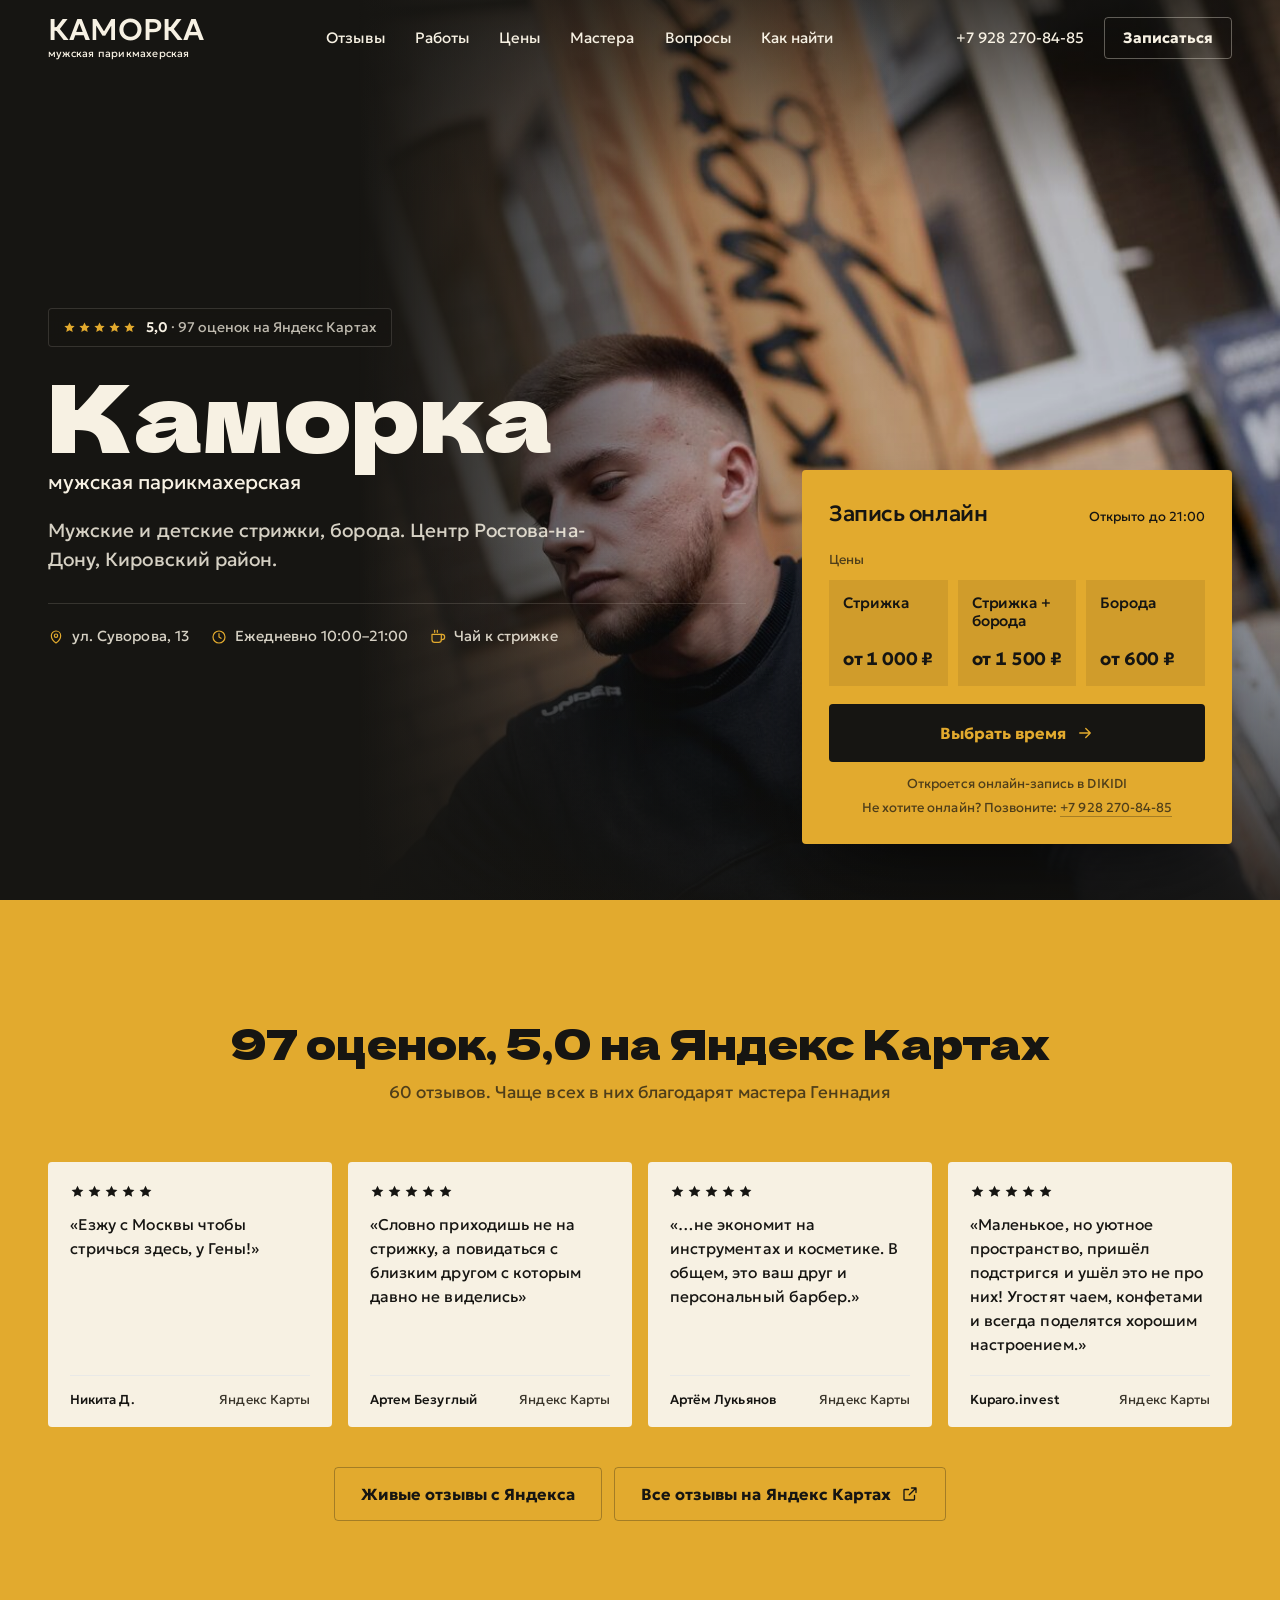
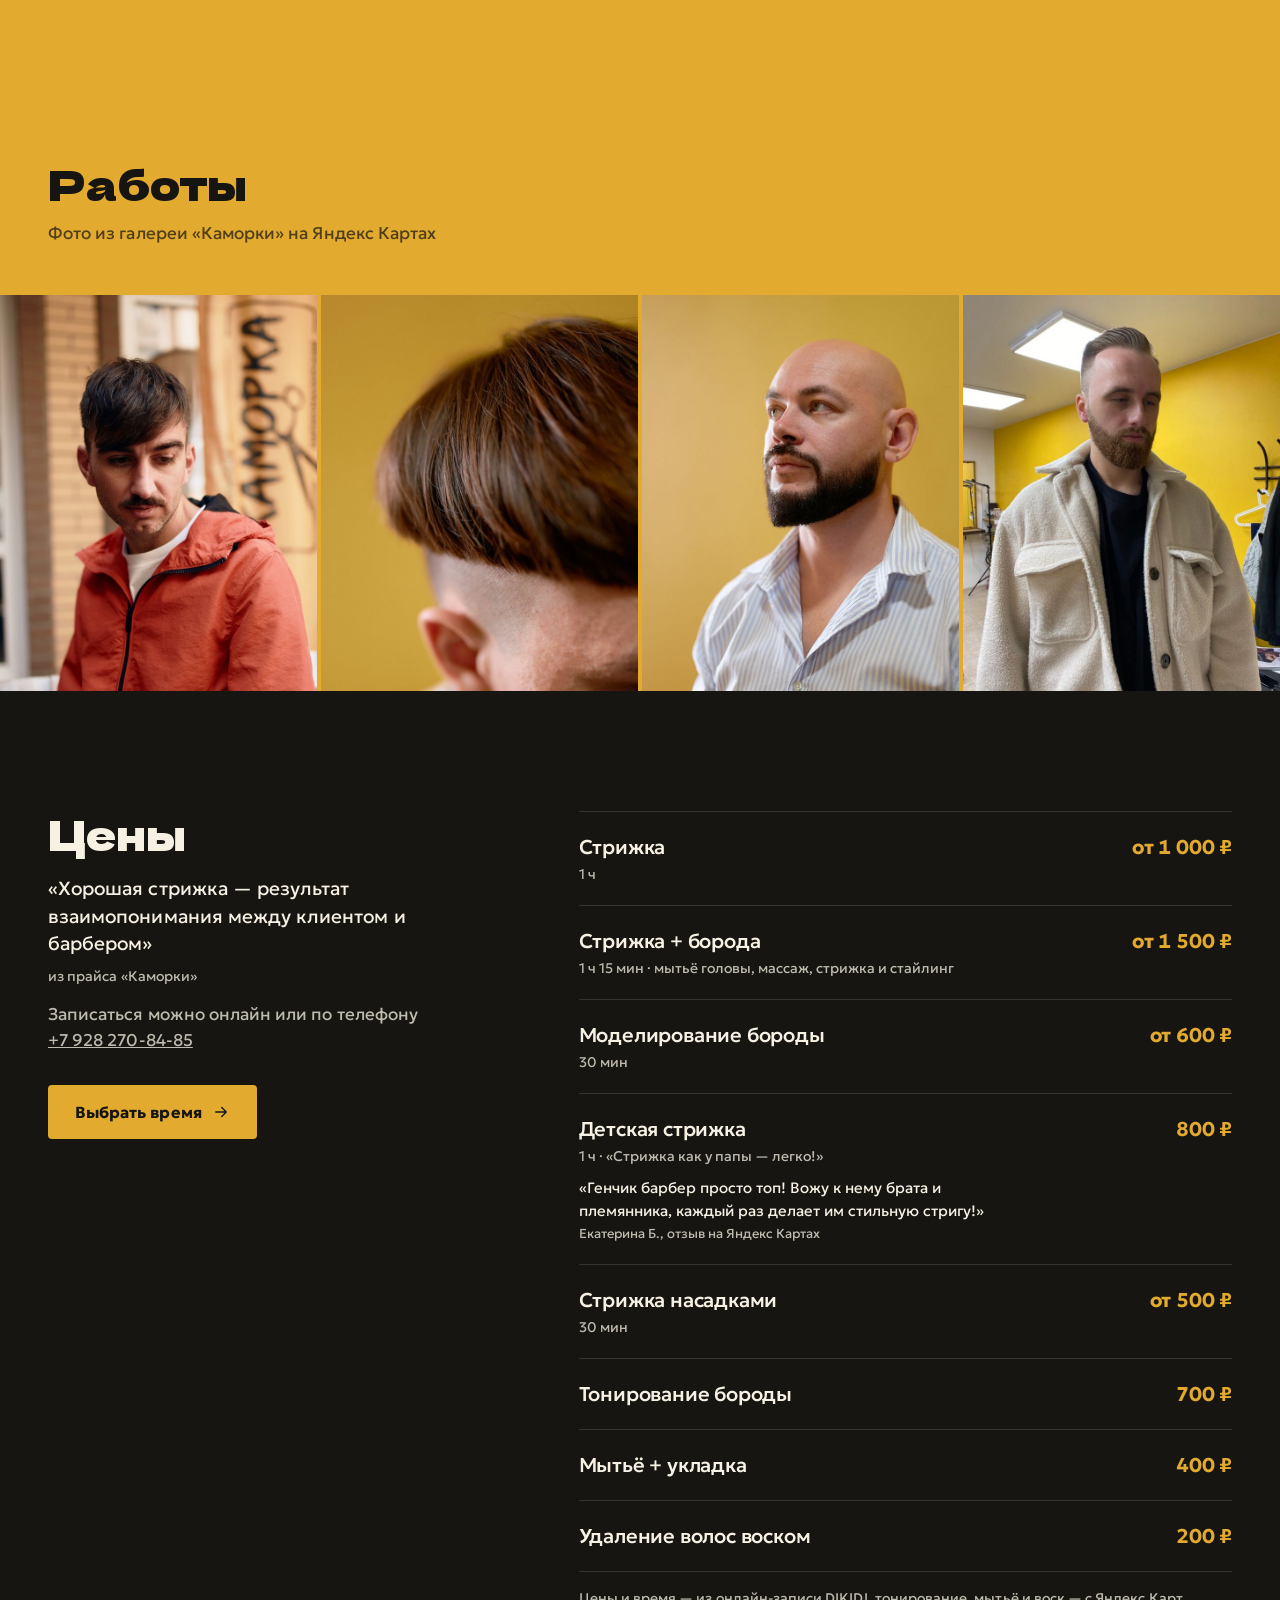
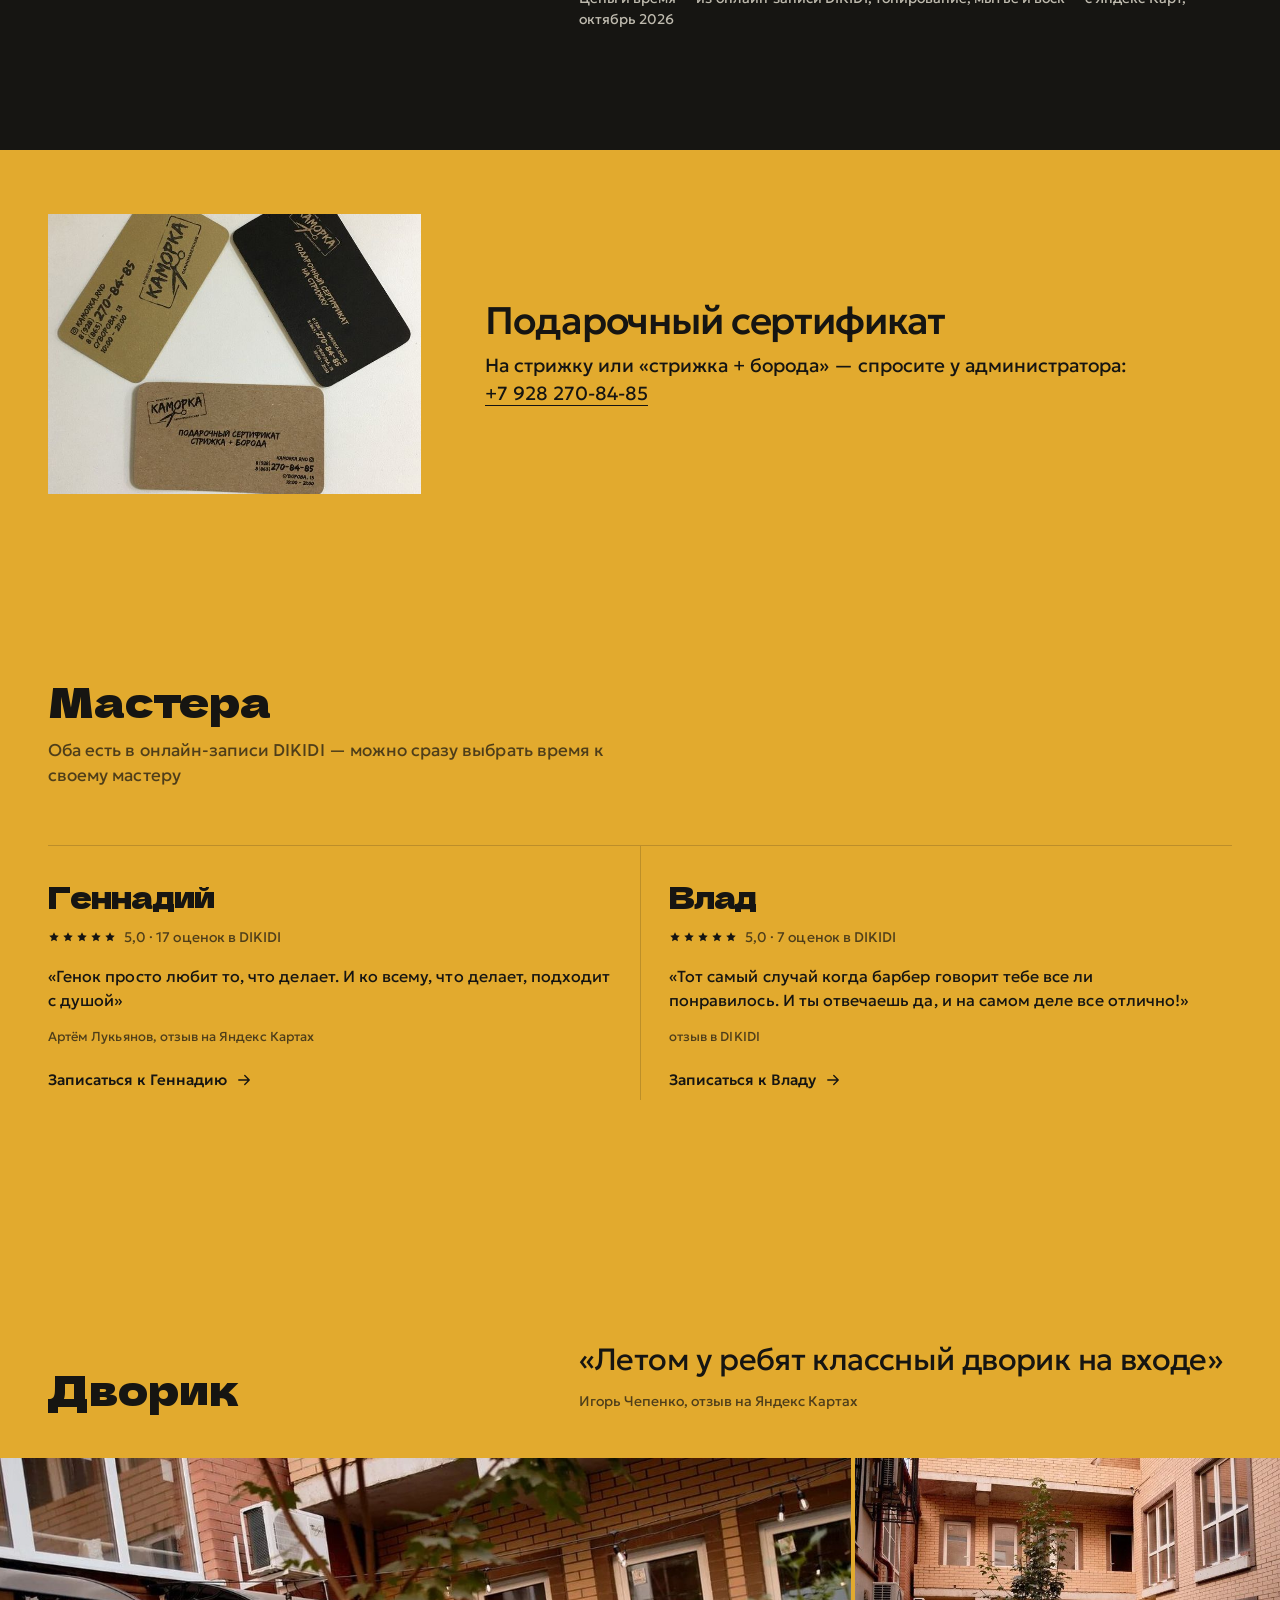
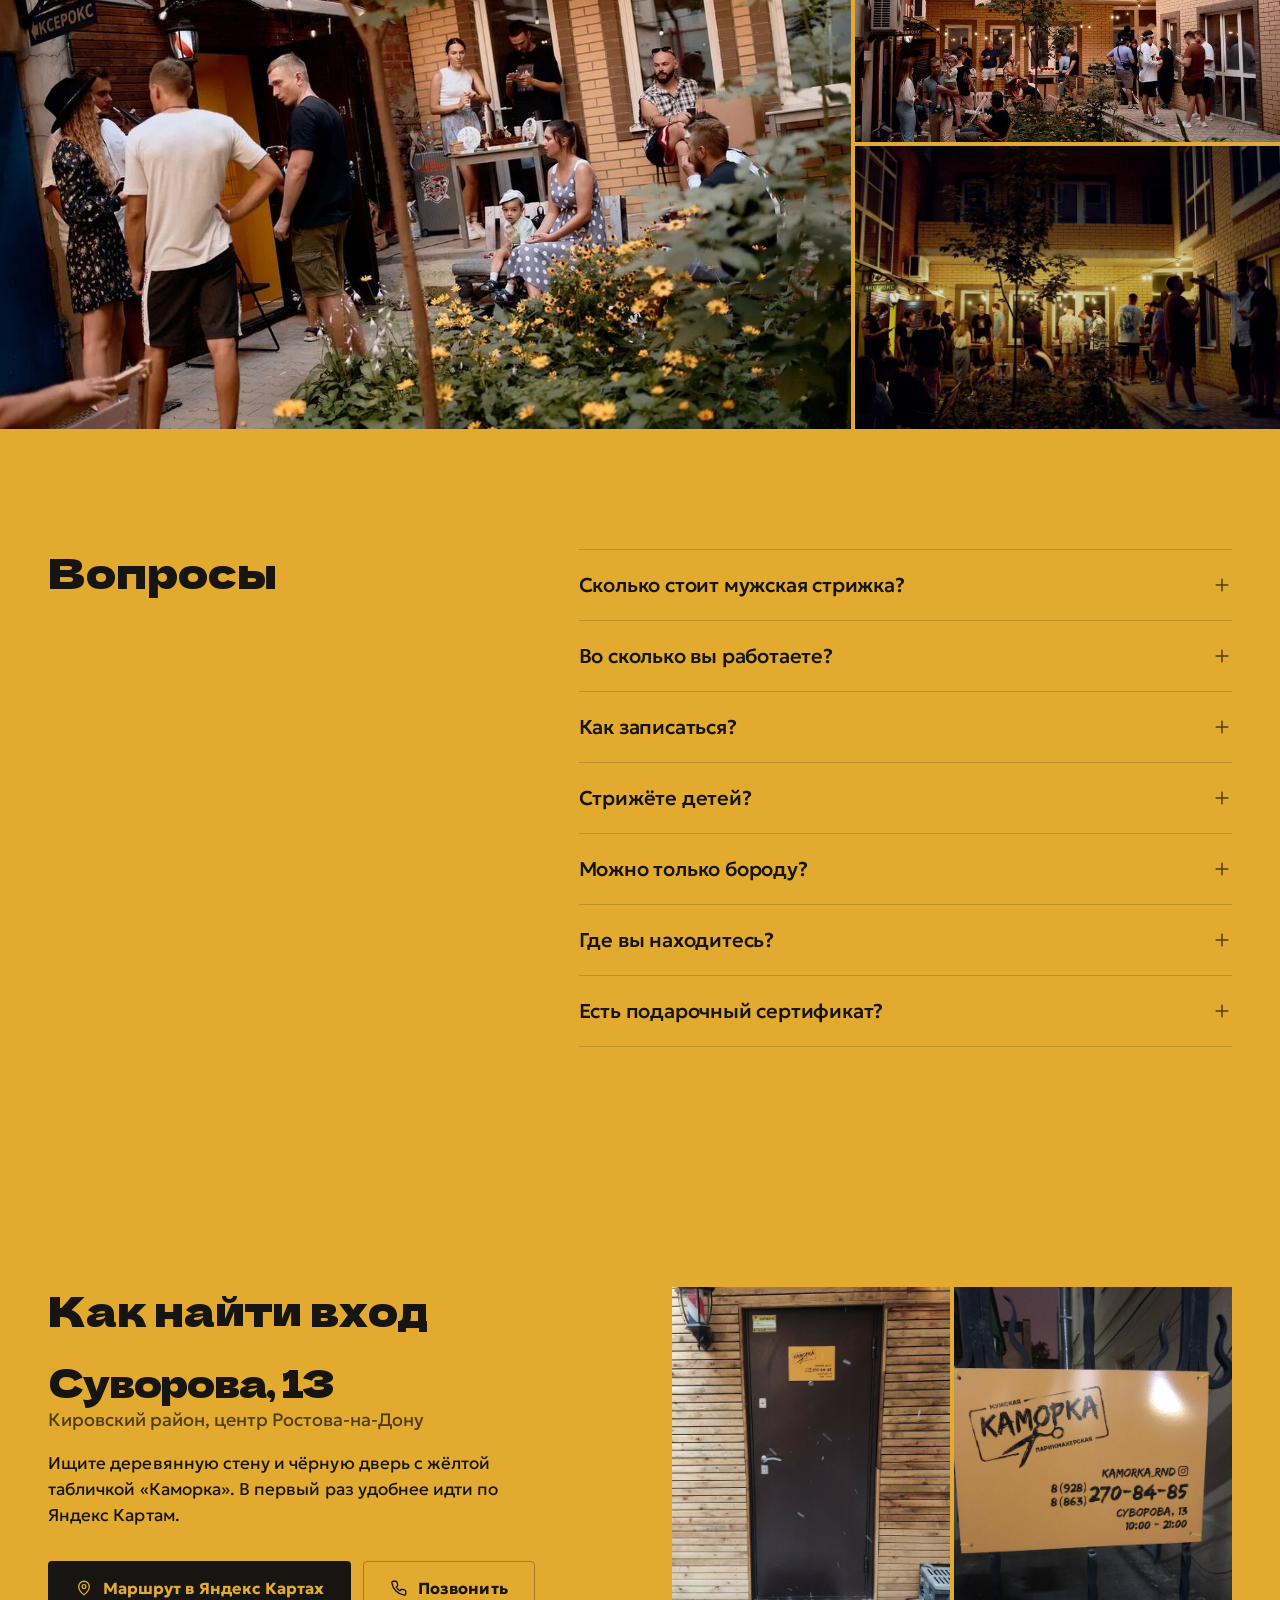
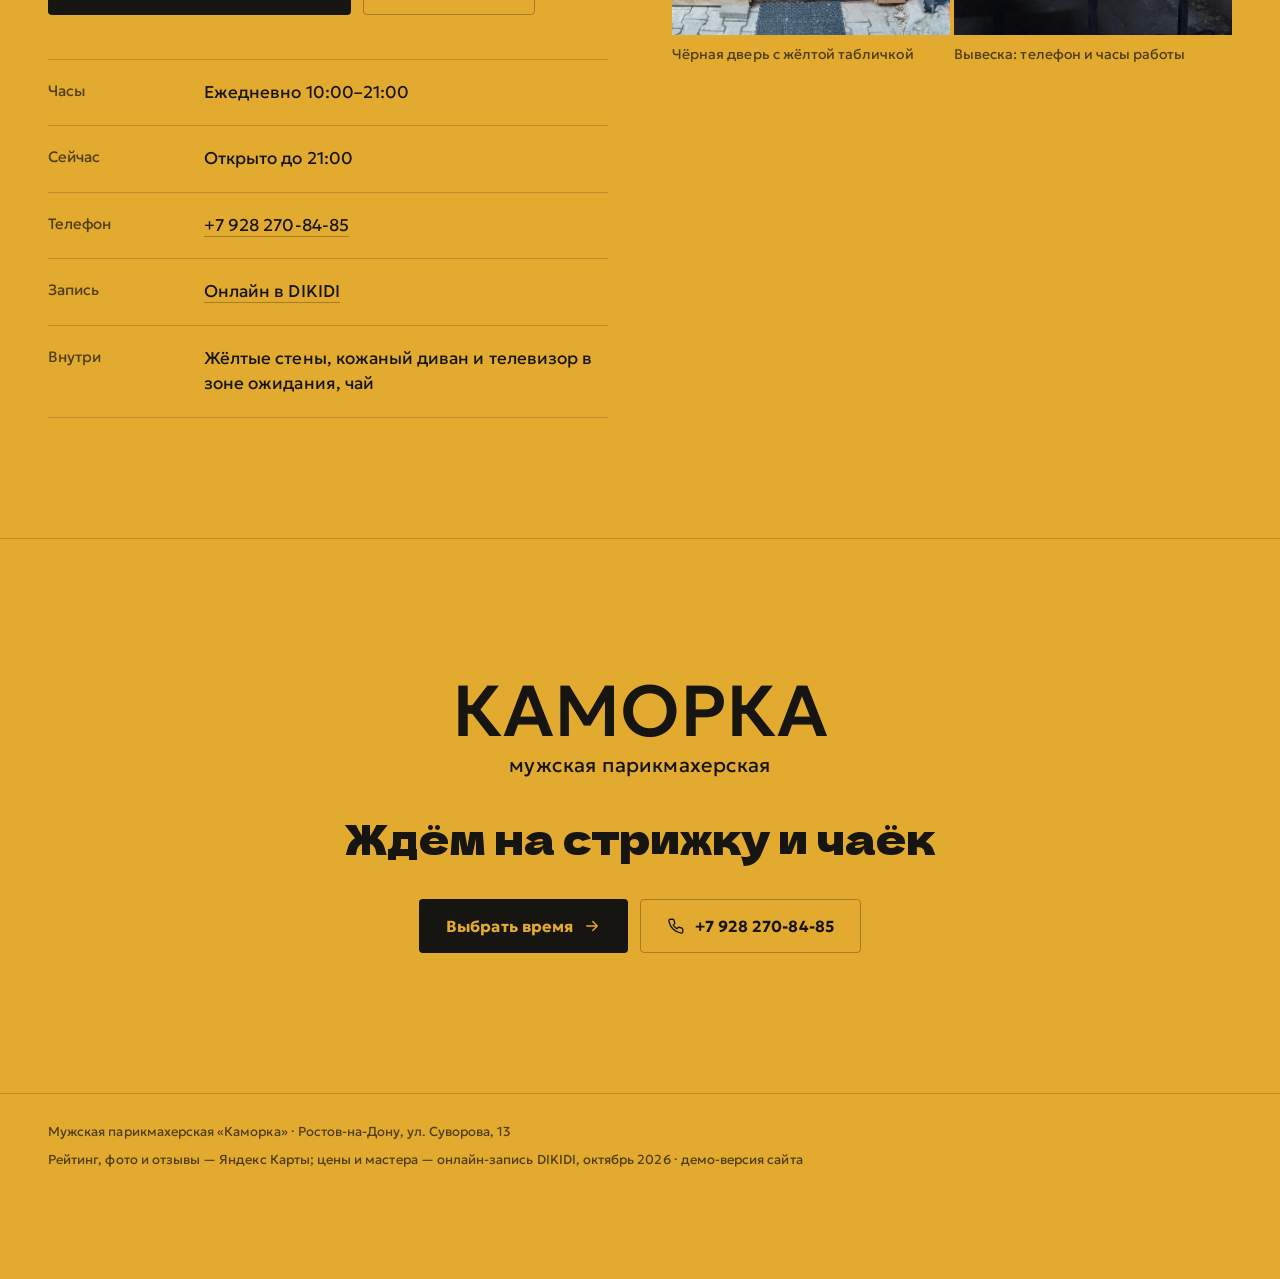
<file: kamorka/index.html>
<!doctype html>
<html lang="ru">
<head>
<meta charset="utf-8">
<meta name="viewport" content="width=device-width, initial-scale=1, viewport-fit=cover">
<meta name="robots" content="noindex, nofollow">
<title>Каморка — мужская парикмахерская в Ростове-на-Дону, стрижка от 1 000 ₽, 5,0 на Яндекс Картах</title>
<meta name="description" content="Мужская парикмахерская «Каморка» на Суворова, 13 в центре Ростова-на-Дону: мужские и детские стрижки, борода, стрижка от 1 000 ₽. 5,0 на Яндекс Картах, 97 оценок. Ежедневно 10:00–21:00.">
<meta name="theme-color" content="#111213">
<meta property="og:type" content="website">
<meta property="og:locale" content="ru_RU">
<meta property="og:title" content="Каморка — мужская парикмахерская, Ростов-на-Дону · 5,0 на Яндекс Картах">
<meta property="og:description" content="Суворова, 13, центр Ростова. Стрижка от 1 000 ₽. Ежедневно 10:00–21:00. Запись онлайн в DIKIDI к Геннадию или Владу.">
<meta property="og:image" content="https://dm1trorg.github.io/kamorka/img/og.jpg">
<meta property="og:image:width" content="1200">
<meta property="og:image:height" content="630">
<meta property="og:url" content="https://dm1trorg.github.io/kamorka/">
<link rel="icon" href="data:image/svg+xml,%3Csvg xmlns='http://www.w3.org/2000/svg' viewBox='0 0 64 64'%3E%3Crect width='64' height='64' rx='16' fill='%23d9a21b'/%3E%3Ctext x='32' y='44' font-family='Arial,sans-serif' font-size='38' font-weight='700' text-anchor='middle' fill='%23141414'%3E%D0%9A%3C/text%3E%3C/svg%3E">
<link rel="preconnect" href="https://fonts.googleapis.com">
<link rel="preconnect" href="https://fonts.gstatic.com" crossorigin>
<link href="https://fonts.googleapis.com/css2?family=Dela+Gothic+One&family=Geologica:wght@300;400;500;700&display=swap" rel="stylesheet">
<script type="application/ld+json" id="ld">{"@context":"https://schema.org","@graph":[{"@type":"HairSalon","@id":"https://dm1trorg.github.io/kamorka/#salon","name":"Мужская парикмахерская «Каморка»","url":"https://dm1trorg.github.io/kamorka/","image":["https://dm1trorg.github.io/kamorka/img/og.jpg","https://dm1trorg.github.io/kamorka/img/hero.jpg"],"telephone":"+79282708485","priceRange":"от 200 ₽","currenciesAccepted":"RUB","address":{"@type":"PostalAddress","streetAddress":"ул. Суворова, 13","addressLocality":"Ростов-на-Дону","addressRegion":"Ростовская область","addressCountry":"RU"},"openingHoursSpecification":[{"@type":"OpeningHoursSpecification","dayOfWeek":["Monday","Tuesday","Wednesday","Thursday","Friday","Saturday","Sunday"],"opens":"10:00","closes":"21:00"}],"aggregateRating":{"@type":"AggregateRating","ratingValue":"5.0","ratingCount":97,"bestRating":"5","worstRating":"1"},"sameAs":["https://yandex.ru/maps/org/kamorka/40649340224/"],"hasOfferCatalog":{"@type":"OfferCatalog","name":"Услуги и цены","itemListElement":[{"@type":"Offer","itemOffered":{"@type":"Service","name":"Стрижка"},"price":"1000","priceCurrency":"RUB","priceSpecification":{"@type":"PriceSpecification","minPrice":1000,"priceCurrency":"RUB"}},{"@type":"Offer","itemOffered":{"@type":"Service","name":"Стрижка + борода (мытьё головы, массаж, стрижка и стайлинг)"},"price":"1500","priceCurrency":"RUB","priceSpecification":{"@type":"PriceSpecification","minPrice":1500,"priceCurrency":"RUB"}},{"@type":"Offer","itemOffered":{"@type":"Service","name":"Моделирование бороды"},"price":"600","priceCurrency":"RUB","priceSpecification":{"@type":"PriceSpecification","minPrice":600,"priceCurrency":"RUB"}},{"@type":"Offer","itemOffered":{"@type":"Service","name":"Детская стрижка («Стрижка как у папы — легко!»)"},"price":"800","priceCurrency":"RUB"},{"@type":"Offer","itemOffered":{"@type":"Service","name":"Стрижка насадками"},"price":"500","priceCurrency":"RUB","priceSpecification":{"@type":"PriceSpecification","minPrice":500,"priceCurrency":"RUB"}},{"@type":"Offer","itemOffered":{"@type":"Service","name":"Тонирование бороды"},"price":"700","priceCurrency":"RUB"},{"@type":"Offer","itemOffered":{"@type":"Service","name":"Мытьё + укладка"},"price":"400","priceCurrency":"RUB"},{"@type":"Offer","itemOffered":{"@type":"Service","name":"Удаление волос воском"},"price":"200","priceCurrency":"RUB"}]},"potentialAction":{"@type":"ReserveAction","target":{"@type":"EntryPoint","urlTemplate":"https://dikidi.net/570489","inLanguage":"ru-RU","actionPlatform":["https://schema.org/DesktopWebPlatform","https://schema.org/MobileWebPlatform"]},"result":{"@type":"Reservation","name":"Онлайн-запись: Мужская парикмахерская «Каморка»"}}},{"@type":"FAQPage","@id":"https://dm1trorg.github.io/kamorka/#faq","mainEntity":[{"@type":"Question","name":"Сколько стоит мужская стрижка?","acceptedAnswer":{"@type":"Answer","text":"Стрижка — от 1 000 ₽, около часа. Стрижка + борода — от 1 500 ₽, 1 ч 15 мин: мытьё головы, массаж, стрижка и стайлинг."}},{"@type":"Question","name":"Во сколько вы работаете?","acceptedAnswer":{"@type":"Answer","text":"Ежедневно с 10:00 до 21:00."}},{"@type":"Question","name":"Как записаться?","acceptedAnswer":{"@type":"Answer","text":"Онлайн в DIKIDI: кнопка «Выбрать время», там же можно выбрать мастера — Геннадия или Влада. Или по телефону +7 928 270-84-85."}},{"@type":"Question","name":"Стрижёте детей?","acceptedAnswer":{"@type":"Answer","text":"Да, детская стрижка — 800 ₽, около часа. «Стрижка как у папы — легко!»"}},{"@type":"Question","name":"Можно только бороду?","acceptedAnswer":{"@type":"Answer","text":"Да. Моделирование бороды — от 600 ₽, около 30 минут. Тонирование бороды — 700 ₽."}},{"@type":"Question","name":"Где вы находитесь?","acceptedAnswer":{"@type":"Answer","text":"Ростов-на-Дону, ул. Суворова, 13, Кировский район. Вход — чёрная дверь с жёлтой табличкой у деревянной стены."}},{"@type":"Question","name":"Есть подарочный сертификат?","acceptedAnswer":{"@type":"Answer","text":"Да, на стрижку или «стрижка + борода». Подробности — у администратора по телефону +7 928 270-84-85."}}]}]}</script>
<style>
:root{
  /* дизайн-система 15.10.2026: значения ниже заменяют прежние */
  --font-head:"Dela Gothic One",sans-serif;
  --font-body:"Geologica",sans-serif;
  --bg:#e2aa2e;
  --bg2:#e2aa2e;
  --bg3:rgba(22,21,18,.09);
  --text:#161512;
  --muted:rgba(22,21,18,.72);
  --faint:rgba(22,21,18,.72);
  --line:rgba(22,21,18,.18);
  --line2:rgba(22,21,18,.3);
  --accent:#161512;
  --accent-h:#3a352b;
  --accent-lt:#161512;
  --on-accent:#e2aa2e;
  --card:#f7f1e3;
  --ink:#161512;
  --ink2:#3a352b;
  --r:4px;
  --rb:4px;
  --hero-pos:50% 30%;
  /* общее из шаблона */
  --hero-pos-m:50% 50%; --rev-bg:url(img/hero.jpg); --gut:48px; --max:1240px; --ease:cubic-bezier(.16,1,.3,1);
}
*{box-sizing:border-box}
html{-webkit-text-size-adjust:100%;scroll-behavior:smooth}
body{margin:0;background:var(--bg);color:var(--text);font:400 17px/1.5 var(--font-body);letter-spacing:.003em;-webkit-font-smoothing:antialiased;overflow-x:hidden}
img{display:block;max-width:100%}
a{color:inherit}
h1,h2,h3,p,ul,ol,dl,dd,blockquote,figure{margin:0;padding:0}
ul,ol{list-style:none}
button{font:inherit;color:inherit}
[hidden]{display:none!important}
.wrap{width:min(var(--max),100% - 2*var(--gut));margin-inline:auto}
.ico{width:18px;height:18px;flex:none;fill:none;stroke:currentColor;stroke-width:1.8;stroke-linecap:round;stroke-linejoin:round}
.nb{white-space:nowrap}
:focus-visible{outline:2px solid var(--accent-lt);outline-offset:3px}

/* КНОПКИ: прямоугольные, с наведением и нажатием */
.btn{display:inline-flex;align-items:center;justify-content:center;gap:10px;height:54px;padding:0 26px;border-radius:var(--rb);border:1px solid transparent;font-weight:600;font-size:16px;text-decoration:none;cursor:pointer;white-space:nowrap;transition:background .18s,border-color .18s,color .18s,transform .12s;-webkit-tap-highlight-color:transparent}
.btn:active{transform:translateY(1px)}
.btn .ico{transition:transform .25s var(--ease)}
.btn:hover .ico.arr{transform:translateX(3px)}
.btn-main{background:var(--accent);color:var(--on-accent)}
.btn-main:hover{background:var(--accent-h)}
.btn-line{border-color:var(--line2);color:var(--text);background:transparent}
.btn-line:hover{background:#fff;color:var(--ink);border-color:#fff}
.btn-sm{height:42px;padding:0 18px;font-size:15px}

/* ЛОГОТИП: надпись от руки, как на их вывеске и листовках */
.brand{display:flex;align-items:center;gap:12px;text-decoration:none}
.wm{display:inline-block;font-family:var(--font-body);font-weight:400;font-size:30px;line-height:.9;letter-spacing:.02em;color:#fff}
.wm small{display:block;margin-top:6px;font-family:var(--font-body);font-size:10.5px;font-weight:500;letter-spacing:.02em;line-height:1;color:rgba(255,255,255,.82)}

/* ШАПКА */
.top{position:fixed;inset:0 0 auto;z-index:40;transition:background .25s,border-color .25s,backdrop-filter .25s;border-bottom:1px solid transparent}
.top.solid{background:rgba(17,18,19,.86);-webkit-backdrop-filter:blur(14px);backdrop-filter:blur(14px);border-bottom-color:var(--line)}
.top .wrap{display:flex;align-items:center;justify-content:space-between;gap:24px;height:76px}
.nav{display:flex;gap:30px;font-size:15px}
.nav a{position:relative;text-decoration:none;color:rgba(242,242,240,.78);padding:6px 0;transition:color .2s}
.nav a::after{content:"";position:absolute;left:0;right:100%;bottom:0;height:1px;background:currentColor;transition:right .35s var(--ease)}
.nav a:hover{color:#fff}.nav a:hover::after{right:0}
.top-r{display:flex;align-items:center;gap:20px}
.top-tel{font-size:15px;text-decoration:none;color:rgba(242,242,240,.85);white-space:nowrap}
.top-tel:hover{color:#fff}

/* ПЕРВЫЙ ЭКРАН */
.hero{position:relative;min-height:max(720px,100svh);display:flex;align-items:stretch;padding:112px 0 56px;isolation:isolate;overflow:hidden}
/* фото во весь экран справа налево, левый край растворяется в тёмном — без рамок */
.hero-bg{position:absolute;top:0;right:0;width:min(72%,1120px);height:100%;object-fit:cover;object-position:var(--hero-pos);z-index:-2;filter:brightness(.82) saturate(.94);-webkit-mask-image:linear-gradient(90deg,transparent 0%,#000 36%);mask-image:linear-gradient(90deg,transparent 0%,#000 36%)}
.hero::before{content:"";position:absolute;inset:0;z-index:-1;background:
  linear-gradient(90deg,rgba(14,15,16,.55) 0%,rgba(14,15,16,.25) 45%,rgba(14,15,16,0) 70%),
  linear-gradient(180deg,rgba(14,15,16,.6) 0%,rgba(14,15,16,0) 20%,rgba(14,15,16,0) 60%,rgba(14,15,16,.85) 100%)}
.hero-grid{display:grid;grid-template-columns:minmax(0,1fr) 430px;gap:56px;align-items:center}
.hero-grid .book{align-self:end}
.left{display:flex;flex-direction:column;gap:30px}
.rating{display:inline-flex;align-items:center;gap:10px;align-self:flex-start;padding:8px 14px;border-radius:var(--rb);background:rgba(17,18,19,.55);border:1px solid var(--line);-webkit-backdrop-filter:blur(8px);backdrop-filter:blur(8px);font-size:14px;color:var(--muted);text-decoration:none;transition:border-color .2s}
.rating:hover{border-color:var(--line2)}
.rating b{color:#fff;font-weight:600}
.stars{display:inline-flex;gap:2px;color:#fff}
.stars svg{width:13px;height:13px;fill:currentColor}
.intro h1{margin-top:22px;font-weight:400;font-size:clamp(52px,6vw,88px);line-height:.98;letter-spacing:-.04em}
.intro h1 small{display:block;margin-top:12px;font-size:clamp(19px,1.7vw,24px);font-weight:400;line-height:1.2;letter-spacing:-.01em;color:rgba(242,242,240,.86)}
.intro .sub{margin-top:22px;max-width:29em;font-size:19px;line-height:1.5;color:rgba(242,242,240,.8)}
/* факты — просто строка с иконками, без плашек и обводок */
.facts{display:flex;flex-wrap:wrap;gap:12px 22px;padding-top:22px;border-top:1px solid var(--line)}
.facts li{display:inline-flex;align-items:center;gap:8px;font-size:14.5px;color:rgba(242,242,240,.86)}
.facts .ico{width:16px;height:16px;color:var(--accent-lt)}

/* КАРТОЧКА ЗАПИСИ — как у Porem */
.book{background:rgba(22,23,25,.8);-webkit-backdrop-filter:blur(18px) saturate(1.1);backdrop-filter:blur(18px) saturate(1.1);border:1px solid var(--line);border-radius:var(--r);padding:26px;box-shadow:0 30px 80px -30px rgba(0,0,0,.7)}
.book-h{display:flex;align-items:baseline;justify-content:space-between;gap:12px}
.book-h h2{font-size:22px;font-weight:600;letter-spacing:-.02em}
.book-st{font-size:13px;color:var(--muted);white-space:nowrap}
.book-st.open{color:#fff}
.book-l{margin:20px 0 10px;font-size:13px;color:var(--faint)}
.tiles{display:grid;grid-template-columns:repeat(3,minmax(0,1fr));gap:10px}
/* цены в карточке — только показ, не выбор: без обводки, наведения и выделения */
.tile{display:flex;flex-direction:column;justify-content:space-between;gap:14px;min-height:92px;padding:14px;border-radius:10px;background:rgba(255,255,255,.06)}
.tile b{font-weight:500;font-size:15px;line-height:1.25;letter-spacing:-.005em;color:rgba(242,242,240,.82);-webkit-hyphens:auto;hyphens:auto}
.tile em{font-style:normal;font-weight:600;font-size:18px;letter-spacing:-.01em;font-variant-numeric:tabular-nums}
.book .btn-main{width:100%;height:58px;margin-top:18px;font-size:16px}
.book-n{margin-top:12px;font-size:13px;color:var(--faint);text-align:center}
.book-p{margin-top:4px;font-size:13px;color:var(--faint);text-align:center}
.book-p a{color:var(--muted);text-decoration:none;border-bottom:1px solid var(--line2);white-space:nowrap}
.book-p a:hover{color:#fff}

/* ОБЩЕЕ ДЛЯ СЕКЦИЙ */
.sec{padding:120px 0}
.h2{font-weight:500;font-size:clamp(34px,4.2vw,56px);line-height:1.04;letter-spacing:-.035em;text-wrap:balance}
.lead{margin-top:16px;color:var(--muted);font-size:17px;max-width:36em}
.lead a{color:inherit;white-space:nowrap}
.rv{opacity:0;transform:translateY(22px);transition:opacity .9s var(--ease),transform .9s var(--ease)}
.rv.in{opacity:1;transform:none}

/* ОТЗЫВЫ — белые карточки на размытом фото, как у Porem */
.reviews{position:relative;isolation:isolate;overflow:hidden;padding:120px 0}
.reviews::before{content:"";position:absolute;inset:-60px;z-index:-1;background:var(--rev-bg) center 55%/cover;filter:blur(30px) brightness(.3) saturate(.8)}
.reviews-head{text-align:center}
.reviews-head .lead{margin-inline:auto}
.rgrid{margin-top:56px;display:grid;grid-template-columns:repeat(4,minmax(0,1fr));gap:16px}
.rcard{display:flex;flex-direction:column;background:var(--card);color:var(--ink);border-radius:var(--r);padding:22px 22px 18px}
.rcard .stars{color:var(--accent)}
.rcard .stars svg{width:15px;height:15px}
.rcard blockquote{margin-top:14px;font-size:15.5px;line-height:1.55;color:#2b2d31;flex:1}
.rcard footer{margin-top:18px;padding-top:14px;border-top:1px solid #e9e9e7;display:flex;justify-content:space-between;align-items:center;gap:10px;font-size:13px;color:var(--ink2)}
.rcard footer b{font-weight:500;color:var(--ink)}
.rcard footer span{white-space:nowrap}
.reviews-more{margin-top:40px;display:flex;justify-content:center;flex-wrap:wrap;gap:12px}
/* живые отзывы Яндекса: виджет грузится только по нажатию */
.yw{position:relative;max-width:560px;margin:32px auto 0}
.yw-f{height:800px;border-radius:var(--r);overflow:hidden;background:#fff}
.yw-f iframe{display:block;width:100%;height:100%;border:0}
.yw-x{position:absolute;top:-16px;right:-16px;z-index:2;width:40px;height:40px;border-radius:50%;border:1px solid var(--line2);background:#1c1d20;color:var(--text);display:grid;place-items:center;cursor:pointer;transition:background .15s}
.yw-x:hover{background:#2c2e32}
.yw-x svg{width:18px;height:18px}

/* РАБОТЫ — чистые прямоугольники от края до края */
.works{padding:120px 0 0}
.works-head{display:flex;justify-content:space-between;align-items:flex-end;gap:24px;margin-bottom:48px}
.wgrid{display:grid;grid-template-columns:repeat(var(--wn,3),1fr);gap:4px}
.wgrid figure{position:relative;aspect-ratio:4/5;overflow:hidden;background:var(--bg2)}
.wgrid img{width:100%;height:100%;object-fit:cover;transition:transform 1.2s var(--ease)}
.wgrid figure:hover img{transform:scale(1.03)}

/* ЦЕНЫ */
.prices-grid{display:grid;grid-template-columns:minmax(0,5fr) minmax(0,7fr);gap:64px;align-items:start}
.prices-side .btn{margin-top:32px}
.pquote{margin-top:20px;max-width:24em;font-size:19px;line-height:1.45;color:rgba(242,242,240,.86)}
.pquote cite{display:block;margin-top:8px;font-style:normal;font-size:14px;color:var(--faint)}
.plist li{display:flex;justify-content:space-between;align-items:baseline;gap:24px;padding:20px 0;border-bottom:1px solid var(--line)}
.plist li:first-child{border-top:1px solid var(--line)}
.plist .pn{font-size:20px;font-weight:500;letter-spacing:-.01em}
.plist .pn small{display:block;font-size:14px;font-weight:400;color:var(--faint);margin-top:2px;letter-spacing:0}
.plist .pp{font-size:20px;font-weight:500;white-space:nowrap;font-variant-numeric:tabular-nums}
.plist .prv{display:block;margin-top:10px;max-width:30em;font-size:15px;font-weight:400;line-height:1.5;letter-spacing:0;color:rgba(242,242,240,.82)}
.plist .prv cite{display:block;margin-top:2px;font-style:normal;font-size:13px;color:var(--faint)}
.pnote{margin-top:16px;font-size:14px;color:var(--faint)}

/* ПОДАРОЧНЫЙ СЕРТИФИКАТ — горчичная полоса, как их листовки: чёрный текст на жёлтом */
.gift{background:var(--accent);color:var(--on-accent)}
.gift-grid{display:grid;grid-template-columns:minmax(0,4fr) minmax(0,8fr);gap:64px;align-items:center}
.gift img{width:100%;height:auto;aspect-ratio:4/3;object-fit:cover;object-position:50% 75%}
.gift-t{font-weight:500;font-size:clamp(28px,3vw,40px);line-height:1.1;letter-spacing:-.03em}
.gift-t span{display:block;margin-top:10px;font-size:19px;font-weight:400;letter-spacing:0;line-height:1.45}
.gift-t a{text-decoration:none;border-bottom:1px solid currentColor;white-space:nowrap}
.gift-t a:hover{border-bottom-color:transparent}
.gift-in{padding:64px 0}

/* МАСТЕРА */
.masters{background:var(--bg2)}
.mgrid{margin-top:56px;display:grid;grid-template-columns:repeat(var(--mcols,4),minmax(0,1fr));gap:0;border-top:1px solid var(--line)}
.mgrid li{display:flex;flex-direction:column;padding:28px 28px 8px 0}
.mgrid li+li{padding-left:28px;border-left:1px solid var(--line)}
.mgrid h3{font-size:30px;font-weight:500;letter-spacing:-.03em}
.mgrid blockquote{margin-top:16px;font-size:16px;line-height:1.55;color:rgba(242,242,240,.82);flex:1}
.mgrid .src{margin-top:14px;font-size:13px;color:var(--faint)}
.mgrid a{margin-top:22px;display:inline-flex;align-items:center;gap:8px;font-weight:500;font-size:15px;text-decoration:none;color:var(--accent-lt);align-self:flex-start;border-bottom:1px solid transparent;transition:border-color .2s,color .2s}
.mgrid a:hover{color:#fff;border-bottom-color:currentColor}
.mgrid .mr{margin-top:8px;display:flex;align-items:center;gap:8px;font-size:14px;color:var(--muted)}
.mgrid .mr .stars{color:var(--accent-lt)}
.mgrid .mr .stars svg{width:12px;height:12px}

/* ДВОРИК — цитата гостя и три фото чистыми прямоугольниками */
.yard{padding:120px 0 0}
.yard-head{display:grid;grid-template-columns:minmax(0,5fr) minmax(0,7fr);gap:64px;align-items:end;margin-bottom:48px}
.yard-q{font-size:clamp(24px,2.4vw,32px);line-height:1.3;letter-spacing:-.02em;color:rgba(242,242,240,.9)}
.yard-q cite{display:block;margin-top:12px;font-style:normal;font-size:14px;letter-spacing:0;color:var(--faint)}
.ygrid{display:grid;grid-template-columns:2fr 1fr;grid-template-rows:1fr 1fr;gap:4px}
.ygrid figure{overflow:hidden;background:var(--bg2)}
.ygrid figure:first-child{grid-row:1/3}
.ygrid img{width:100%;height:100%;object-fit:cover;aspect-ratio:3/2}

/* ВОПРОСЫ */
.faq-grid{display:grid;grid-template-columns:minmax(0,5fr) minmax(0,7fr);gap:64px;align-items:start}
.qa{border-top:1px solid var(--line)}
.qa details{border-bottom:1px solid var(--line)}
.qa summary{list-style:none;cursor:pointer;display:flex;justify-content:space-between;align-items:center;gap:20px;padding:22px 0;font-weight:500;font-size:20px;line-height:1.3;letter-spacing:-.01em;transition:color .15s}
.qa summary::-webkit-details-marker{display:none}
.qa summary svg{width:20px;height:20px;flex:none;color:var(--faint);transition:transform .25s var(--ease),color .15s}
.qa details[open] summary svg{transform:rotate(45deg)}
.qa summary:hover{color:#fff}.qa summary:hover svg{color:var(--text)}
.qa p{padding:0 40px 24px 0;color:rgba(242,242,240,.8);font-size:17px;line-height:1.55}

/* КАК НАЙТИ ВХОД */
.find{background:var(--bg2)}
.find-grid{display:grid;grid-template-columns:minmax(0,1fr) minmax(0,1fr);grid-template-areas:"a ph" "dl ph";grid-template-rows:auto 1fr;gap:0 64px;align-items:start}
.find-a{grid-area:a}.fph{grid-area:ph}.dl{grid-area:dl}
.addr{margin-top:28px;font-size:clamp(28px,3vw,40px);font-weight:500;letter-spacing:-.03em;line-height:1.1}
.addr small{display:block;margin-top:8px;font-size:18px;font-weight:400;letter-spacing:0;color:var(--muted)}
.hint{margin-top:20px;max-width:30em;font-size:17px;line-height:1.55;color:rgba(242,242,240,.82)}
.find-btns{display:flex;flex-wrap:wrap;gap:12px;margin-top:32px}
.dl{margin-top:44px}
.dl div{display:grid;grid-template-columns:140px 1fr;gap:16px;padding:20px 0;border-bottom:1px solid var(--line)}
.dl div:first-child{border-top:1px solid var(--line)}
.dl dt{color:var(--faint);font-size:15px}
.dl dd{font-size:17px}
.dl dd a{text-decoration:none;border-bottom:1px solid var(--line2)}
.dl dd a:hover{border-bottom-color:#fff}
.fph{display:grid;grid-template-columns:1fr 1fr;gap:4px}
.fph img{width:100%;aspect-ratio:4/5;object-fit:cover;background:var(--bg3)}
.fph figcaption{margin-top:10px;font-size:14px;line-height:1.4;color:var(--muted)}

/* ФИНАЛ */
.final{padding:140px 0;text-align:center;border-top:1px solid var(--line)}
.final .wm{font-size:72px;margin-bottom:40px}
.final .wm small{font-size:20px;margin-top:12px}
.final-btns{display:flex;justify-content:center;flex-wrap:wrap;gap:12px;margin-top:40px}

/* ПОДВАЛ */
.foot{border-top:1px solid var(--line);padding:28px 0 110px;font-size:13px;color:var(--faint)}
.foot .wrap{display:flex;justify-content:space-between;flex-wrap:wrap;gap:8px 32px}
.foot a{text-decoration:none}.foot a:hover{color:var(--text)}

/* ЛИПКАЯ ПАНЕЛЬ: главная услуга, цена, открыто ли сейчас + запись; прячется рядом с другими кнопками записи */
.sticky{position:fixed;left:50%;bottom:calc(14px + env(safe-area-inset-bottom));z-index:50;width:min(720px,calc(100% - 24px));display:flex;align-items:center;justify-content:space-between;gap:16px;padding:10px 10px 10px 22px;border-radius:14px;background:rgba(19,20,22,.92);-webkit-backdrop-filter:blur(14px);backdrop-filter:blur(14px);border:1px solid var(--line);box-shadow:0 18px 40px -16px rgba(0,0,0,.85);transform:translate(-50%,170%);visibility:hidden;transition:transform .32s var(--ease),visibility .32s}
.sticky.show{transform:translate(-50%,0);visibility:visible}
.sticky .info{font-size:16px;line-height:1.3;min-width:0}
.sticky .info b{font-weight:600}
.sticky .st{color:var(--muted)}
.sticky .st.open{color:#fff}
.sticky .btn{height:50px;padding:0 22px;flex:none}

@media (max-width:1100px){
  .nav{display:none}
  .hero-grid{grid-template-columns:minmax(0,1fr) 400px;gap:40px}
  .rgrid{grid-template-columns:repeat(2,minmax(0,1fr))}
  .mgrid[data-n="4"]{grid-template-columns:repeat(2,minmax(0,1fr))}
  .mgrid[data-n="4"] li:nth-child(3){padding-left:0;border-left:0}
  .mgrid[data-n="4"] li:nth-child(n+3){border-top:1px solid var(--line);margin-top:20px}
  .wgrid{grid-template-columns:repeat(2,1fr)}
}
@media (max-width:860px){
  :root{--gut:16px}
  .top{position:absolute}
  .top .wrap{height:64px}
  .wm{font-size:27px}.wm small{font-size:9.5px}
  .top-tel{display:none}
  .hero{display:block;min-height:0;padding:0 0 36px}
  .hero-bg{width:100%;height:400px;object-position:var(--hero-pos-m);filter:brightness(.88);-webkit-mask-image:none;mask-image:none}
  .hero::before{background:linear-gradient(180deg,rgba(17,18,19,.6) 0px,rgba(17,18,19,0) 80px,rgba(17,18,19,0) 150px,rgba(17,18,19,.8) 290px,var(--bg) 400px)}
  .hero-grid{display:flex;flex-direction:column;gap:18px;padding-top:196px}
  .left{display:contents}
  .intro{order:1}.book{order:2}.facts{order:3}
  .rating{padding:7px 12px;font-size:13px}
  .intro h1{margin-top:14px;font-size:clamp(42px,12.6vw,56px);letter-spacing:-.045em}
  .intro h1 small{margin-top:8px;font-size:18px;letter-spacing:-.005em}
  .intro .sub{margin-top:12px;font-size:16px;line-height:1.45}
  /* облегчённая карточка: кнопка выше на первом экране */
  .book{padding:14px;background:rgba(26,27,30,.92)}
  .book-h h2{font-size:18px}
  .book-l{margin:8px 0 6px;font-size:12.5px}
  .tiles{gap:6px}
  .tile{min-height:0;padding:9px 10px;gap:6px}
  .tile b{font-size:13.5px}
  .tile em{font-size:15.5px}
  .book .btn-main{height:52px;margin-top:10px}
  .book-n{display:none}
  .book-p{margin-top:8px;font-size:12.5px}
  .facts{gap:12px 22px;padding-top:18px}
  .facts li{font-size:14px}
  .sec,.reviews{padding:80px 0}
  .works,.yard{padding-top:80px}
  .works-head{display:block;margin-bottom:28px}
  .rgrid{margin:36px calc(-1*var(--gut)) 0;padding:0 var(--gut) 6px;display:flex;overflow-x:auto;scroll-snap-type:x mandatory;scroll-padding:0 var(--gut);gap:12px;align-items:flex-start;scrollbar-width:none}
  .rgrid::-webkit-scrollbar{display:none}
  .rcard{flex:0 0 82%;scroll-snap-align:start}
  .reviews-more .btn{flex:1 1 100%}
  .yw-x{right:4px;top:-18px}
  .yw-f{height:720px}
  .wgrid{gap:3px}
  .prices-grid,.find-grid,.faq-grid,.yard-head,.gift-grid{grid-template-columns:1fr;gap:32px}
  .pquote{font-size:17px}
  .plist .pn,.plist .pp{font-size:17px}
  .plist li{padding:16px 0}
  .gift-in{padding:0 0 48px}
  .gift-grid{gap:24px}
  .gift .wrap{width:100%}
  .gift-t{padding:0 var(--gut);font-size:27px}
  .gift-t span{font-size:17px}
  .yard-head{gap:20px;margin-bottom:28px}
  .yard-q{font-size:22px}
  .ygrid{grid-template-columns:1fr 1fr;grid-template-rows:auto;gap:3px}
  .ygrid figure:first-child{grid-row:auto;grid-column:1/3}
  .qa summary{font-size:17px;padding:18px 0}
  .qa p{padding-right:0;font-size:16px}
  .mgrid,.mgrid[data-n="4"]{grid-template-columns:1fr;margin-top:36px}
  .mgrid li,.mgrid li+li{padding:24px 0 22px;border-left:0;margin-top:0}
  .mgrid li+li{border-top:1px solid var(--line)}
  .mgrid h3{font-size:26px}
  .hint{font-size:16px}
  .find-grid{grid-template-areas:"a" "ph" "dl";grid-template-rows:auto}
  .dl{margin-top:0}
  .dl div{grid-template-columns:110px 1fr}
  .fph{gap:3px}
  .fph figcaption{font-size:13px;margin-top:8px}
  .final{padding:96px 0 110px}
  .final .wm{font-size:58px}.final .wm small{font-size:17px}
  .final-btns .btn{flex:1 1 100%}
  .find-btns .btn{flex:1 1 auto}
  .sticky{padding:8px 8px 8px 16px;gap:12px;border-radius:12px;bottom:calc(10px + env(safe-area-inset-bottom));width:calc(100% - 20px)}
  .sticky .info{font-size:14px}
  .sticky .sep{display:none}
  .sticky .st{display:block;font-size:13px;margin-top:2px}
  .sticky .btn{height:48px;padding:0 16px;font-size:15.5px}
  .sticky .btn svg{display:none}
}
@media (prefers-reduced-motion:reduce){
  html{scroll-behavior:auto}
  .rv{opacity:1;transform:none;transition:none}
  .wgrid img,.btn .ico,.sticky,.qa summary svg{transition:none}
}

/* ===== ДИЗАЙН-СИСТЕМА 15.10.2026: патч поверх шаблона ===== */

body{font-family:var(--font-body)}
h1,h2,h3,.h2,.addr{
  font-family:var(--font-head);
  font-weight:400;
}
.intro h1{
  font-size:clamp(44px,7.3vw,96px);
  line-height:.95;
  letter-spacing:-.01em;
}
.h2{font-size:42px;line-height:1.05;letter-spacing:0}
.intro h1 small{
  font-family:var(--font-body);
  font-weight:400;
  font-size:20px;
  line-height:1.2;
  letter-spacing:0;
  color:#f7f1e3;
}
.wm,.wm small,.book-h h2{
  font-family:var(--font-body);
  font-weight:500;
}
.wm{color:inherit;letter-spacing:0}
.wm small{color:inherit;font-weight:400}
button,.btn{font-family:var(--font-body);font-weight:700}
.tile em,.plist .pp{
  font-family:var(--font-body);
  font-weight:700;
  letter-spacing:-.01em;
}
.btn-main{background:var(--accent);color:var(--on-accent)}
.btn-main:hover{background:var(--accent-h)}
.btn-line:hover{
  background:#161512;
  color:#e2aa2e;
  border-color:#161512;
}

.hero{
  background:#161512;
  color:#f7f1e3;
  --text:#f7f1e3;
  --muted:rgba(247,241,227,.75);
  --faint:rgba(247,241,227,.75);
  --line:rgba(247,241,227,.14);
  --line2:rgba(247,241,227,.3);
}
.hero .intro .sub,.hero .facts li{color:rgba(247,241,227,.85)}
.hero .facts .ico,.hero .stars{color:#e2aa2e}
.rating{background:rgba(22,21,18,.55)}
.rating b{color:#f7f1e3}

.book{
  background:#e2aa2e;
  color:#161512;
  border-color:transparent;
  --text:#161512;
  --muted:rgba(22,21,18,.72);
  --faint:rgba(22,21,18,.72);
  --line2:rgba(22,21,18,.3);
}
.tile{background:rgba(22,21,18,.09);border-radius:0}
.tile b,.tile em,.book-st.open,.book-p a:hover{color:#161512}
.book :focus-visible{outline-color:#161512}

.top{
  color:#f7f1e3;
  --muted:rgba(247,241,227,.75);
}
.top.solid{background:rgba(22,21,18,.92)}
.nav a,.top-tel{color:#f7f1e3}
.sticky{
  background:#e2aa2e;
  color:#161512;
  border-radius:4px;
}
.sticky .st.open{color:#161512}

.reviews{background:#e2aa2e}
.reviews::before{display:none}
.rcard blockquote{color:#161512}
.rcard .stars{color:#161512}
.mgrid blockquote,.yard-q,.qa p,.hint{color:#161512}
.mgrid a,.mgrid a:hover,.qa summary:hover{color:#161512}
.dl dd a:hover{border-bottom-color:#161512}

.prices{
  background:#161512;
  color:#f7f1e3;
  --text:#f7f1e3;
  --muted:rgba(247,241,227,.75);
  --faint:rgba(247,241,227,.75);
  --line:rgba(247,241,227,.14);
  --line2:rgba(247,241,227,.3);
}
.prices .plist .pp{color:#e2aa2e}
.pquote,.plist .prv{color:#f7f1e3}
.prices .btn-main{background:#e2aa2e;color:#161512}
.prices .btn-main:hover{background:#f7f1e3}
.prices :focus-visible{outline-color:#f7f1e3}
.gift{background:#e2aa2e;color:#161512}
.yw-x{background:#161512;color:#f7f1e3}

.hero-bg{filter:brightness(.84)}
.hero::before{
  background:
    linear-gradient(90deg,
      rgb(22 21 18/.6),rgb(22 21 18/.2) 48%,
      rgb(22 21 18/0) 72%),
    linear-gradient(180deg,
      rgb(22 21 18/.55),rgb(22 21 18/0) 22%,
      rgb(22 21 18/0) 60%,rgb(22 21 18/.8));
}
@media(max-width:860px){
  .intro h1{font-size:clamp(30px,8.7vw,48px)}
  .h2{font-size:30px}
  .final .wm{font-size:clamp(30px,10vw,52px)}
  .book{background:#e2aa2e}
  .sticky{border-radius:4px}
  .hero-bg{filter:brightness(.84)}
  .hero::before{
    background:linear-gradient(180deg,
      rgb(22 21 18/.55),rgb(22 21 18/0) 80px,
      rgb(22 21 18/0) 150px,
      rgb(22 21 18/.8) 290px,#161512 400px);
  }
}

/* читаемость шапки поверх фото: кнопка светлая, затемнение под шапкой плотнее */
.top{--text:#f7f1e3;--line2:rgba(247,241,227,.35)}
.top .btn-line:hover{background:#f7f1e3;color:#161512;border-color:#f7f1e3}
.hero::before{
  background:
    linear-gradient(90deg,
      rgb(22 21 18/.6),rgb(22 21 18/.2) 48%,
      rgb(22 21 18/0) 72%),
    linear-gradient(180deg,
      rgb(22 21 18/.7),rgb(22 21 18/0) 22%,
      rgb(22 21 18/0) 60%,rgb(22 21 18/.8));
}
@media(max-width:860px){
  .hero::before{
    background:linear-gradient(180deg,
      rgb(22 21 18/.72),rgb(22 21 18/0) 120px,
      rgb(22 21 18/0) 150px,
      rgb(22 21 18/.8) 290px,#161512 400px);
  }
}

/* подпись под адресом — текстовым шрифтом, а не шрифтом заголовков */
.addr small{font-family:var(--font-body)}
</style>
</head>
<body>
<svg width="0" height="0" style="position:absolute" aria-hidden="true">
  <symbol id="i-star" viewBox="0 0 24 24"><path d="M12 2.6l2.9 6 6.6.8-4.9 4.6 1.3 6.5L12 17.3l-5.9 3.2 1.3-6.5L2.5 9.4l6.6-.8z"/></symbol>
  <symbol id="i-arr" viewBox="0 0 24 24"><path d="M5 12h14M13 6l6 6-6 6"/></symbol>
  <symbol id="i-clock" viewBox="0 0 24 24"><circle cx="12" cy="12" r="9"/><path d="M12 7v5l3 2"/></symbol>
  <symbol id="i-cup" viewBox="0 0 24 24"><path d="M17 8h1a4 4 0 0 1 0 8h-1"/><path d="M3 8h14v8a4 4 0 0 1-4 4H7a4 4 0 0 1-4-4z"/><path d="M7 2v3M11 2v3"/></symbol>
  <symbol id="i-phone" viewBox="0 0 24 24"><path d="M21 16.5v3a2 2 0 0 1-2.2 2A19.5 19.5 0 0 1 2.5 5.2 2 2 0 0 1 4.5 3h3a2 2 0 0 1 2 1.7c.1.9.4 1.8.7 2.7a2 2 0 0 1-.5 2.1L8.4 10.8a16 16 0 0 0 4.8 4.8l1.3-1.3a2 2 0 0 1 2.1-.5c.9.3 1.8.6 2.7.7a2 2 0 0 1 1.7 2z"/></symbol>
  <symbol id="i-pin" viewBox="0 0 24 24"><path d="M19 10c0 6-7 11-7 11s-7-5-7-11a7 7 0 0 1 14 0z"/><circle cx="12" cy="10" r="2.5"/></symbol>
  <symbol id="i-ext" viewBox="0 0 24 24"><path d="M14 4h6v6M20 4l-9 9M18 14v5a1 1 0 0 1-1 1H5a1 1 0 0 1-1-1V7a1 1 0 0 1 1-1h5"/></symbol>
  <symbol id="i-plus" viewBox="0 0 24 24"><path d="M12 5v14M5 12h14"/></symbol>
  <symbol id="i-x" viewBox="0 0 24 24"><path d="M6 6l12 12M18 6 6 18"/></symbol>
</svg>

<header class="top" id="topbar">
  <div class="wrap">
    <a class="brand" href="#top" aria-label="Каморка — наверх">
      <span class="wm"><span data-s="logoText">КАМОРКА</span><small data-s="logoSub">мужская парикмахерская</small></span>
    </a>
    <nav class="nav" aria-label="Разделы">
      <a href="#reviews">Отзывы</a><a href="#works">Работы</a><a href="#prices">Цены</a><a href="#masters">Мастера</a><a href="#faq">Вопросы</a><a href="#find">Как найти</a>
    </nav>
    <div class="top-r">
      <a class="top-tel" data-tel href="tel:+79282708485" data-s="phone">+7 928 270-84-85</a>
      <a class="btn btn-line btn-sm" data-book data-href="bookingUrl" href="https://dikidi.net/570489" target="_blank" rel="noopener">Записаться</a>
    </div>
  </div>
</header>

<main>
<section class="hero" id="top">
  <picture>
    <source media="(max-width: 860px)" srcset="img/hero-m.jpg" data-srcset="photos.heroMobile">
    <img class="hero-bg" data-src="photos.hero" src="img/hero.jpg" alt="Гость «Каморки» у флага с логотипом парикмахерской" width="853" height="1280" fetchpriority="high">
  </picture>
  <div class="wrap hero-grid">
    <div class="left">
      <div class="intro">
        <a class="rating" data-href="reviewsUrl" href="https://yandex.ru/maps/org/kamorka/40649340224/reviews/" target="_blank" rel="noopener">
          <span class="stars" aria-hidden="true"><svg><use href="#i-star"/></svg><svg><use href="#i-star"/></svg><svg><use href="#i-star"/></svg><svg><use href="#i-star"/></svg><svg><use href="#i-star"/></svg></span>
          <span><b data-s="rating">5,0</b> · <span data-s="ratingCount">97 оценок</span> на <span data-s="source">Яндекс Картах</span></span>
        </a>
        <h1><span data-s="name">Каморка</span> <small data-s="logoSub">мужская парикмахерская</small></h1>
        <p class="sub" data-s="sub">Мужские и детские стрижки, борода. Центр Ростова-на-Дону, Кировский район.</p>
      </div>
      <ul class="facts" id="facts">
        <li><svg class="ico"><use href="#i-pin"/></svg>ул. Суворова, 13</li>
        <li><svg class="ico"><use href="#i-clock"/></svg>Ежедневно 10:00–21:00</li>
        <li><svg class="ico"><use href="#i-cup"/></svg>Чай к стрижке</li>
      </ul>
    </div>

    <aside class="book" id="book" aria-labelledby="book-t">
      <div class="book-h">
        <h2 id="book-t">Запись онлайн</h2>
        <span class="book-st js-status" data-s="hours.text">Ежедневно 10:00–21:00</span>
      </div>
      <p class="book-l" id="tiles-l">Цены</p>
      <ul class="tiles" id="tiles" aria-labelledby="tiles-l">
        <li class="tile"><b>Стрижка</b><em>от&nbsp;1&nbsp;000&nbsp;₽</em></li>
        <li class="tile"><b>Стрижка + борода</b><em>от&nbsp;1&nbsp;500&nbsp;₽</em></li>
        <li class="tile"><b>Моделирование бороды</b><em>от&nbsp;600&nbsp;₽</em></li>
      </ul>
      <a class="btn btn-main" data-book data-href="bookingUrl" href="https://dikidi.net/570489" target="_blank" rel="noopener">Выбрать время <svg class="ico arr"><use href="#i-arr"/></svg></a>
      <p class="book-n" data-s="bookingNote">Откроется онлайн-запись в DIKIDI</p>
      <p class="book-p"><span data-s="phoneLabel">Не хотите онлайн? Позвоните:</span> <a data-tel href="tel:+79282708485" data-s="phone">+7 928 270-84-85</a></p>
    </aside>
  </div>
</section>

<section class="reviews" id="reviews" aria-labelledby="rev-t">
  <div class="wrap">
    <div class="reviews-head rv">
      <h2 class="h2" id="rev-t"><span data-s="ratingCount">97 оценок</span>, <span data-s="rating">5,0</span> на <span data-s="source">Яндекс Картах</span></h2>
      <p class="lead" data-s="reviewsLead">60 отзывов. Чаще всех в них благодарят мастера Геннадия</p>
    </div>
    <div class="rgrid" id="rgrid"></div>
    <div class="reviews-more rv">
      <button type="button" class="btn btn-line" id="ywBtn" aria-controls="yw" aria-expanded="false">Живые отзывы с Яндекса</button>
      <a class="btn btn-line" data-href="reviewsUrl" href="https://yandex.ru/maps/org/kamorka/40649340224/reviews/" target="_blank" rel="noopener">Все отзывы на Яндекс Картах <svg class="ico"><use href="#i-ext"/></svg></a>
    </div>
    <div class="yw" id="yw" hidden>
      <button type="button" class="yw-x" id="ywX" aria-label="Закрыть живые отзывы"><svg class="ico"><use href="#i-x"/></svg></button>
      <div class="yw-f"></div>
    </div>
  </div>
</section>

<section class="works" id="works" aria-labelledby="works-t">
  <div class="wrap works-head rv">
    <div>
      <h2 class="h2" id="works-t">Работы</h2>
      <p class="lead" data-s="worksNote">Фото из галереи «Каморки» на Яндекс Картах</p>
    </div>
  </div>
  <div class="wgrid" id="wgrid"></div>
</section>

<section class="sec prices" id="prices" aria-labelledby="pr-t">
  <div class="wrap prices-grid">
    <div class="prices-side rv">
      <h2 class="h2" id="pr-t">Цены</h2>
      <blockquote class="pquote">«<span data-s="priceQuote">Хорошая стрижка — результат взаимопонимания между клиентом и барбером</span>»<cite data-s="priceQuoteSrc">из прайса «Каморки»</cite></blockquote>
      <p class="lead">Записаться можно онлайн или по телефону <a data-tel href="tel:+79282708485" data-s="phone">+7 928 270-84-85</a></p>
      <a class="btn btn-main" data-book data-href="bookingUrl" href="https://dikidi.net/570489" target="_blank" rel="noopener">Выбрать время <svg class="ico arr"><use href="#i-arr"/></svg></a>
    </div>
    <div class="rv">
      <ul class="plist" id="plist"></ul>
      <p class="pnote" data-s="pricesNote">Цены и время — из онлайн-записи DIKIDI, тонирование, мытьё и воск — с Яндекс Карт, октябрь 2026</p>
    </div>
  </div>
</section>

<section class="gift" id="gift" aria-labelledby="gift-t">
  <div class="wrap gift-in">
    <div class="gift-grid rv">
      <img src="img/gift.jpg" alt="Подарочные сертификаты «Каморки»: на стрижку и «стрижка + борода»" width="720" height="636" loading="lazy" decoding="async">
      <p class="gift-t" id="gift-t">Подарочный сертификат<span>На стрижку или «стрижка + борода» — спросите у администратора: <a data-tel href="tel:+79282708485" data-s="phone">+7 928 270-84-85</a></span></p>
    </div>
  </div>
</section>

<section class="sec masters" id="masters" aria-labelledby="m-t">
  <div class="wrap">
    <div class="rv">
      <h2 class="h2" id="m-t">Мастера</h2>
      <p class="lead" data-s="mastersLead">Оба есть в онлайн-записи DIKIDI — можно сразу выбрать время к своему мастеру</p>
    </div>
    <ul class="mgrid rv" id="mgrid"></ul>
  </div>
</section>

<section class="yard" id="yard" aria-labelledby="y-t">
  <div class="wrap yard-head rv">
    <h2 class="h2" id="y-t">Дворик</h2>
    <blockquote class="yard-q">«<span data-s="yard.quote">Летом у ребят классный дворик на входе</span>»<cite><span data-s="yard.who">Игорь Чепенко</span>, отзыв на Яндекс Картах</cite></blockquote>
  </div>
  <div class="ygrid" id="ygrid"></div>
</section>

<section class="sec faq" id="faq" aria-labelledby="q-t">
  <div class="wrap faq-grid">
    <div class="rv"><h2 class="h2" id="q-t">Вопросы</h2></div>
    <div class="qa" id="qa"></div>
  </div>
</section>

<section class="sec find" id="find" aria-labelledby="f-t">
  <div class="wrap find-grid">
    <div class="find-a rv">
      <h2 class="h2" id="f-t">Как найти вход</h2>
      <p class="addr"><span data-s="street">Суворова, 13</span><small><span data-s="area">Кировский район, центр Ростова-на-Дону</span></small></p>
      <p class="hint" data-s="entryHint">Ищите деревянную стену и чёрную дверь с жёлтой табличкой «Каморка». В первый раз удобнее идти по Яндекс Картам.</p>
      <div class="find-btns">
        <a class="btn btn-main" data-href="mapsUrl" href="https://yandex.ru/maps/org/kamorka/40649340224/" target="_blank" rel="noopener"><svg class="ico"><use href="#i-pin"/></svg>Маршрут в Яндекс Картах</a>
        <a class="btn btn-line" data-tel href="tel:+79282708485"><svg class="ico"><use href="#i-phone"/></svg>Позвонить</a>
      </div>
    </div>
    <dl class="dl rv">
      <div><dt>Часы</dt><dd><span data-s="hours.text">Ежедневно 10:00–21:00</span></dd></div>
      <div><dt>Сейчас</dt><dd class="js-status">—</dd></div>
      <div><dt>Телефон</dt><dd><a data-tel href="tel:+79282708485" data-s="phone">+7 928 270-84-85</a></dd></div>
      <div><dt>Запись</dt><dd><a data-book data-href="bookingUrl" href="https://dikidi.net/570489" target="_blank" rel="noopener" data-s="bookingLinkText">Онлайн в DIKIDI</a></dd></div>
      <div><dt>Внутри</dt><dd data-s="amenities">Жёлтые стены, кожаный диван и телевизор в зоне ожидания, чай</dd></div>
    </dl>
    <div class="fph" id="fph"></div>
  </div>
</section>

<section class="final" aria-labelledby="fin-t">
  <div class="wrap rv">
    <p class="wm" aria-hidden="true"><span data-s="logoText">КАМОРКА</span><small data-s="logoSub">мужская парикмахерская</small></p>
    <h2 class="h2" id="fin-t" data-s="ownerLine">Ждём на стрижку и чаёк</h2>
    <div class="final-btns">
      <a class="btn btn-main" data-book data-href="bookingUrl" href="https://dikidi.net/570489" target="_blank" rel="noopener">Выбрать время <svg class="ico arr"><use href="#i-arr"/></svg></a>
      <a class="btn btn-line" data-tel href="tel:+79282708485"><svg class="ico"><use href="#i-phone"/></svg><span data-s="phone">+7 928 270-84-85</span></a>
    </div>
  </div>
</section>
</main>

<footer class="foot">
  <div class="wrap">
    <span><span data-s="kind">Мужская парикмахерская</span> «<span data-s="name">Каморка</span>» · <span data-s="city">Ростов-на-Дону</span>, <span data-s="address">ул. Суворова, 13</span></span>
    <span data-s="sourceNote">Рейтинг, фото и отзывы — Яндекс Карты; цены и мастера — онлайн-запись DIKIDI, октябрь 2026 · демо-версия сайта</span>
  </div>
</footer>

<div class="sticky" id="sticky" role="region" aria-label="Быстрая запись">
  <p class="info"><b><span id="stName">Стрижка</span> <span class="nb" id="stPrice">от 1 000 ₽</span></b><span class="sep"> · </span><span class="st js-status">Ежедневно 10:00–21:00</span></p>
  <a class="btn btn-main" data-href="bookingUrl" href="https://dikidi.net/570489" target="_blank" rel="noopener">Выбрать время <svg class="ico arr"><use href="#i-arr"/></svg></a>
</div>

<script>
/* ===== ДАННЫЕ ТОЧКИ. Следующая точка = новый объект SHOP + новые фото в img/ (+ акцент и кадрирование в :root) ===== */
const SHOP = {
  name: "Каморка",
  kind: "Мужская парикмахерская",
  logoText: "КАМОРКА",
  logoSub: "мужская парикмахерская",
  seoTitle: "Каморка — мужская парикмахерская в Ростове-на-Дону, стрижка от 1 000 ₽, 5,0 на Яндекс Картах",
  city: "Ростов-на-Дону",
  region: "Ростовская область",
  street: "Суворова, 13",
  area: "Кировский район, центр Ростова-на-Дону",
  address: "ул. Суворова, 13",
  sub: "Мужские и детские стрижки, борода. Центр Ростова-на-Дону, Кировский район.",
  rating: "5,0",
  ratingCount: "97 оценок",
  source: "Яндекс Картах",
  reviewsLead: "60 отзывов. Чаще всех в них благодарят мастера Геннадия",
  hours: { open: "10:00", close: "21:00", text: "Ежедневно 10:00–21:00" },
  tz: "Europe/Moscow",
  phone: "+7 928 270-84-85",
  tel: "+79282708485",
  phoneLabel: "Не хотите онлайн? Позвоните:",
  bookingUrl: "https://dikidi.net/570489",
  bookingNote: "Откроется онлайн-запись в DIKIDI",
  bookingLinkText: "Онлайн в DIKIDI",
  yandexOrgId: "40649340224",
  mapsUrl: "https://yandex.ru/maps/org/kamorka/40649340224/",
  reviewsUrl: "https://yandex.ru/maps/org/kamorka/40649340224/reviews/",
  siteUrl: "https://dm1trorg.github.io/kamorka/",
  facts: [
    { icon: "pin", text: "ул. Суворова, 13" },
    { icon: "clock", text: "Ежедневно 10:00–21:00" },
    { icon: "cup", text: "Чай к стрижке" }
  ],
  amenities: "Жёлтые стены, кожаный диван и телевизор в зоне ожидания, чай",
  entryHint: "Ищите деревянную стену и чёрную дверь с жёлтой табличкой «Каморка». В первый раз удобнее идти по Яндекс Картам.",
  /* цены и длительность — из онлайн-записи DIKIDI (тонирование, мытьё, воск — Яндекс); tile — короткое имя для карточки записи (только показ цены);
     dur — длительность, только если известна; review — отзыв про эту услугу, дословно */
  services: [
    { name: "Стрижка", tile: "Стрижка", price: "от 1 000 ₽", dur: "1 ч" },
    { name: "Стрижка + борода", note: "мытьё головы, массаж, стрижка и стайлинг", tile: "Стрижка + борода", price: "от 1 500 ₽", dur: "1 ч 15 мин" },
    { name: "Моделирование бороды", tile: "Борода", price: "от 600 ₽", dur: "30 мин" },
    { name: "Детская стрижка", note: "«Стрижка как у папы — легко!»", price: "800 ₽", dur: "1 ч",
      review: { text: "Генчик барбер просто топ! Вожу к нему брата и племянника, каждый раз делает им стильную стригу!", who: "Екатерина Б.", where: "отзыв на Яндекс Картах" } },
    { name: "Стрижка насадками", price: "от 500 ₽", dur: "30 мин" },
    { name: "Тонирование бороды", price: "700 ₽", dur: "" },
    { name: "Мытьё + укладка", price: "400 ₽", dur: "" },
    { name: "Удаление волос воском", price: "200 ₽", dur: "" }
  ],
  stickyService: 0,
  priceQuote: "Хорошая стрижка — результат взаимопонимания между клиентом и барбером",
  priceQuoteSrc: "из прайса «Каморки»",
  pricesNote: "Цены и время — из онлайн-записи DIKIDI, тонирование, мытьё и воск — с Яндекс Карт, октябрь 2026",
  /* отзывы — дословно из ДНК.md (Яндекс Карты), только конкретные истории; who — как подписан автор */
  reviews: [
    { text: "Езжу с Москвы чтобы стричься здесь, у Гены!", who: "Никита Д." },
    { text: "Словно приходишь не на стрижку, а повидаться с близким другом с которым давно не виделись", who: "Артем Безуглый" },
    { text: "…не экономит на инструментах и косметике. В общем, это ваш друг и персональный барбер.", who: "Артём Лукьянов" },
    { text: "Маленькое, но уютное пространство, пришёл подстригся и ушёл это не про них! Угостят чаем, конфетами и всегда поделятся хорошим настроением.", who: "Kuparo.invest" }
  ],
  /* мастера — только те, кто есть в онлайн-записи; цитата — про этого мастера, дословно;
     url — его страница записи, to — «к …» для кнопки; rating — оценка мастера в онлайн-записи */
  masters: [
    { name: "Геннадий", to: "к Геннадию", url: "https://dikidi.net/ru/profile/kamorka_570489/master/1306967", rating: "5,0 · 17 оценок в DIKIDI",
      quote: "Генок просто любит то, что делает. И ко всему, что делает, подходит с душой", who: "Артём Лукьянов", where: "отзыв на Яндекс Картах" },
    { name: "Влад", to: "к Владу", url: "https://dikidi.net/ru/profile/kamorka_570489/master/3889706", rating: "5,0 · 7 оценок в DIKIDI",
      quote: "Тот самый случай когда барбер говорит тебе все ли понравилось. И ты отвечаешь да, и на самом деле все отлично!", who: "", where: "отзыв в DIKIDI" }
  ],
  mastersLead: "Оба есть в онлайн-записи DIKIDI — можно сразу выбрать время к своему мастеру",
  yard: { quote: "Летом у ребят классный дворик на входе", who: "Игорь Чепенко" },
  /* вопросы — только проверенные факты (прайс, часы, адрес, фото) */
  faq: [
    { q: "Сколько стоит мужская стрижка?", a: "Стрижка — от 1 000 ₽, около часа. Стрижка + борода — от 1 500 ₽, 1 ч 15 мин: мытьё головы, массаж, стрижка и стайлинг." },
    { q: "Во сколько вы работаете?", a: "Ежедневно с 10:00 до 21:00." },
    { q: "Как записаться?", a: "Онлайн в DIKIDI: кнопка «Выбрать время», там же можно выбрать мастера — Геннадия или Влада. Или по телефону +7 928 270-84-85." },
    { q: "Стрижёте детей?", a: "Да, детская стрижка — 800 ₽, около часа. «Стрижка как у папы — легко!»" },
    { q: "Можно только бороду?", a: "Да. Моделирование бороды — от 600 ₽, около 30 минут. Тонирование бороды — 700 ₽." },
    { q: "Где вы находитесь?", a: "Ростов-на-Дону, ул. Суворова, 13, Кировский район. Вход — чёрная дверь с жёлтой табличкой у деревянной стены." },
    { q: "Есть подарочный сертификат?", a: "Да, на стрижку или «стрижка + борода». Подробности — у администратора по телефону +7 928 270-84-85." }
  ],
  ownerLine: "Ждём на стрижку и чаёк",
  worksNote: "Фото из галереи «Каморки» на Яндекс Картах",
  sourceNote: "Рейтинг, фото и отзывы — Яндекс Карты; цены и мастера — онлайн-запись DIKIDI, октябрь 2026 · демо-версия сайта",
  photos: {
    hero: "img/hero.jpg",
    heroMobile: "img/hero-m.jpg",
    og: "img/og.jpg",
    logo: "",
    works: [
      { src: "img/w-4.jpg", alt: "Стрижка с объёмом сверху, на фоне флаг «Каморки»" },
      { src: "img/w-1.jpg", alt: "Удлинённая чёлка и короткие виски, жёлтая стена" },
      { src: "img/w-3.jpg", alt: "Борода с чёткой линией, жёлтая стена" },
      { src: "img/w-2.jpg", alt: "Зачёс назад и борода, зал с жёлтыми стенами" }
    ],
    yard: [
      { src: "img/d-1.jpg", alt: "Гости во дворике у входа в «Каморку»: кирпичные стены, цветы, гирлянды" },
      { src: "img/d-2.jpg", alt: "Дворик днём: гости у кирпичного дома" },
      { src: "img/d-3.jpg", alt: "Дворик вечером под гирляндами" }
    ],
    entry: [
      { src: "img/f-door.jpg", alt: "Вход: чёрная дверь с жёлтой табличкой у деревянной стены", cap: "Чёрная дверь с жёлтой табличкой" },
      { src: "img/f-sign.jpg", alt: "Жёлтая вывеска «Каморки» с телефоном и часами работы", cap: "Вывеска: телефон и часы работы" }
    ]
  }
};

(function () {
  const S = SHOP, $ = (s, r = document) => r.querySelector(s), $$ = (s, r = document) => [...r.querySelectorAll(s)];
  const esc = v => String(v).replace(/[&<>"]/g, c => ({ "&": "&amp;", "<": "&lt;", ">": "&gt;", '"': "&quot;" }[c]));
  const nb = v => esc(v).replace(/ (?=₽)|(\d) (?=\d)|(^|\s)от (?=\d)/g, (m, d, o) => o !== undefined ? o + "от&nbsp;" : (d || "") + "&nbsp;");
  const get = p => p.split(".").reduce((o, k) => (o == null ? o : o[k]), S);
  const num = p => Number(String(p).replace(/[^\d]/g, ""));
  const abs = u => new URL(u, S.siteUrl).href;
  const star = '<svg><use href="#i-star"/></svg>';
  const stars = '<span class="stars" aria-label="5 из 5">' + star.repeat(5) + "</span>";
  const ext = 'target="_blank" rel="noopener"';
  const arr = ' <svg class="ico arr"><use href="#i-arr"/></svg>';
  const fullName = S.kind + " «" + S.name + "»";
  const main = S.services[S.stickyService || 0];
  const fig = (p, cap) => '<figure class="rv"><img src="' + esc(p.src) + '" alt="' + esc(p.alt) + '" loading="lazy" decoding="async">' + (cap && p.cap ? "<figcaption>" + esc(p.cap) + "</figcaption>" : "") + "</figure>";

  /* необязательные блоки: нет данных — нет блока */
  $$("[data-if]").forEach(el => { if (!get(el.dataset.if)) el.remove(); });
  /* простые поля */
  $$("[data-s]").forEach(el => { const v = get(el.dataset.s); if (typeof v === "string") { el.textContent = v; if (v === "") el.hidden = true; } });
  $$("[data-href]").forEach(el => { const v = get(el.dataset.href); if (v) el.href = v; });
  $$("[data-tel]").forEach(el => { el.href = "tel:" + S.tel; });
  $$("[data-src]").forEach(el => { const v = get(el.dataset.src); if (v) el.src = v; });
  $$("[data-srcset]").forEach(el => { const v = get(el.dataset.srcset); if (v) el.srcset = v; else el.remove(); });
  document.documentElement.style.setProperty("--rev-bg", "url(" + S.photos.hero + ")");
  document.title = S.seoTitle || (fullName + ", " + S.city + " — стрижка " + main.price + ", " + S.rating + " на Яндекс Картах");

  /* факты первого экрана */
  $("#facts").innerHTML = S.facts.map(f => '<li><svg class="ico"><use href="#i-' + f.icon + '"/></svg>' + nb(f.text) + "</li>").join("");

  /* карточка записи: три цены только для показа (выбор в онлайн-запись не передаётся), одна кнопка — в онлайн-запись; длительность — в прайсе */
  $("#tiles").innerHTML = S.services.filter(s => s.tile).slice(0, 3).map(s =>
    '<li class="tile"><b>' + esc(s.tile) + "</b><em>" + nb(s.price) + "</em></li>").join("");

  /* липкая панель: главная услуга и цена */
  $("#stName").textContent = main.tile || main.name;
  $("#stPrice").innerHTML = nb(main.price);

  /* отзывы */
  $("#rgrid").innerHTML = S.reviews.map(r =>
    '<figure class="rcard rv">' + stars + "<blockquote>«" + esc(r.text) + "»</blockquote>" +
    "<footer>" + (r.who ? "<b>" + esc(r.who) + "</b>" : "<span></span>") + "<span>Яндекс Карты</span></footer></figure>").join("");

  /* работы: 4 фото — 4 колонки, иначе 3 */
  const W = S.photos.works;
  $("#wgrid").style.setProperty("--wn", W.length === 4 ? 4 : 3);
  $("#wgrid").innerHTML = W.map(w => fig(w)).join("");

  /* цены */
  $("#plist").innerHTML = S.services.map(s =>
    '<li><span class="pn">' + esc(s.name) + ((s.dur || s.note) ? "<small>" + esc([s.dur, s.note].filter(Boolean).join(" · ")) + "</small>" : "") +
    (s.review ? '<span class="prv">«' + esc(s.review.text) + "»<cite>" + esc([s.review.who, s.review.where].filter(Boolean).join(", ")) + "</cite></span>" : "") + "</span>" +
    '<span class="pp">' + nb(s.price) + "</span></li>").join("");

  /* мастера: оценка в онлайн-записи и кнопка «Записаться к …» на его страницу */
  const mg = $("#mgrid");
  mg.dataset.n = S.masters.length;
  mg.style.setProperty("--mcols", Math.min(S.masters.length, 4));
  mg.innerHTML = S.masters.map(m =>
    "<li><h3>" + esc(m.name) + "</h3>" + (m.rating ? '<p class="mr">' + stars.replace('aria-label="5 из 5"', 'aria-hidden="true"') + esc(m.rating) + "</p>" : "") +
    "<blockquote>«" + esc(m.quote) + '»</blockquote><p class="src">' + esc([m.who, m.where || "отзыв на Яндекс Картах"].filter(Boolean).join(", ")) + "</p>" +
    (m.to ? '<a href="' + esc(m.url || S.bookingUrl) + '" ' + ext + " data-book>Записаться " + esc(m.to) + arr + "</a>" : "") + "</li>").join("");

  /* дворик и вход: фото чистыми прямоугольниками */
  $("#ygrid").innerHTML = S.photos.yard.map(p => fig(p)).join("");
  $("#fph").innerHTML = S.photos.entry.map(p => fig(p, true)).join("");

  /* вопросы */
  $("#qa").innerHTML = S.faq.map(f =>
    '<details class="rv"><summary>' + esc(f.q) + '<svg class="ico"><use href="#i-plus"/></svg></summary><p>' + nb(f.a) + "</p></details>").join("");

  /* открыто ли сейчас — по времени города */
  try {
    const p = new Intl.DateTimeFormat("ru-RU", { timeZone: S.tz, hour: "2-digit", minute: "2-digit", hourCycle: "h23" }).formatToParts(new Date());
    const n = +p.find(x => x.type === "hour").value % 24 * 60 + +p.find(x => x.type === "minute").value;
    const m = t => { const [h, mm] = t.split(":"); return +h * 60 + +mm; };
    const o = m(S.hours.open), c = m(S.hours.close), isOpen = n >= o && n < c;
    const st = isOpen ? "Открыто до " + S.hours.close : n < o ? "Откроется в " + S.hours.open : "Откроется завтра в " + S.hours.open;
    $$(".js-status").forEach(el => { el.textContent = st; el.classList.toggle("open", isOpen); });
  } catch (e) {}

  /* разметка для поисковиков: салон + прайс + запись + вопросы */
  const prices = S.services.map(s => num(s.price)).filter(Boolean);
  const from = s => /^от\s/.test(s.price);
  const salon = {
    "@type": "HairSalon", "@id": S.siteUrl + "#salon", name: fullName, url: S.siteUrl,
    image: [abs(S.photos.og), abs(S.photos.hero)], telephone: S.tel,
    priceRange: (S.services.some(from) ? "от " + Math.min(...prices) : Math.min(...prices) + "–" + Math.max(...prices)) + " ₽", currenciesAccepted: "RUB",
    address: { "@type": "PostalAddress", streetAddress: S.address, addressLocality: S.city, addressRegion: S.region, addressCountry: "RU" },
    openingHoursSpecification: [{ "@type": "OpeningHoursSpecification", dayOfWeek: ["Monday", "Tuesday", "Wednesday", "Thursday", "Friday", "Saturday", "Sunday"], opens: S.hours.open, closes: S.hours.close }],
    aggregateRating: { "@type": "AggregateRating", ratingValue: S.rating.replace(",", "."), ratingCount: parseInt(S.ratingCount, 10), bestRating: "5", worstRating: "1" },
    sameAs: [S.mapsUrl].filter(Boolean),
    hasOfferCatalog: { "@type": "OfferCatalog", name: "Услуги и цены", itemListElement: S.services.map(s => Object.assign({ "@type": "Offer", itemOffered: { "@type": "Service", name: s.name + (s.note ? " (" + s.note + ")" : "") }, price: String(num(s.price)), priceCurrency: "RUB" },
      from(s) ? { priceSpecification: { "@type": "PriceSpecification", minPrice: num(s.price), priceCurrency: "RUB" } } : {})) },
    potentialAction: { "@type": "ReserveAction", target: { "@type": "EntryPoint", urlTemplate: S.bookingUrl, inLanguage: "ru-RU", actionPlatform: ["https://schema.org/DesktopWebPlatform", "https://schema.org/MobileWebPlatform"] }, result: { "@type": "Reservation", name: "Онлайн-запись: " + fullName } }
  };
  if (S.photos.logo) salon.logo = abs(S.photos.logo);
  $("#ld").textContent = JSON.stringify({ "@context": "https://schema.org", "@graph": [salon,
    { "@type": "FAQPage", "@id": S.siteUrl + "#faq", mainEntity: S.faq.map(f => ({ "@type": "Question", name: f.q, acceptedAnswer: { "@type": "Answer", text: f.a } })) }] });

  /* живые отзывы Яндекса — грузятся только по нажатию */
  const ywBtn = $("#ywBtn"), yw = $("#yw");
  ywBtn.addEventListener("click", () => {
    const f = yw.querySelector(".yw-f");
    if (!f.firstChild) f.innerHTML = '<iframe src="https://yandex.ru/maps-reviews-widget/' + esc(S.yandexOrgId) + '?comments" title="Отзывы о «' + esc(S.name) + '» на Яндекс Картах" loading="lazy"></iframe>';
    yw.hidden = false; ywBtn.setAttribute("aria-expanded", "true"); yw.scrollIntoView({ behavior: "smooth", block: "nearest" });
  });
  $("#ywX").addEventListener("click", () => { yw.hidden = true; ywBtn.setAttribute("aria-expanded", "false"); ywBtn.focus(); });

  /* шапка: фон после первого экрана (только на компьютере, на телефоне шапка не липкая) */
  const top = $("#topbar");
  const wide = window.matchMedia("(min-width: 861px)");
  const onScroll = () => top.classList.toggle("solid", wide.matches && window.scrollY > 40);
  onScroll(); window.addEventListener("scroll", onScroll, { passive: true });

  if (!("IntersectionObserver" in window)) { $$(".rv").forEach(e => e.classList.add("in")); return; }

  /* появление при прокрутке */
  const io = new IntersectionObserver(es => es.forEach(e => { if (e.isIntersecting) { e.target.classList.add("in"); io.unobserve(e.target); } }), { rootMargin: "0px 0px -8% 0px" });
  $$(".rv").forEach(el => io.observe(el));

  /* липкая панель: скрыта, пока видна карточка записи или любая другая кнопка записи */
  const sticky = $("#sticky"), seen = new Set();
  let heroIn = true;
  const upd = () => sticky.classList.toggle("show", !heroIn && seen.size === 0);
  const bo = new IntersectionObserver(es => { es.forEach(e => e.isIntersecting ? seen.add(e.target) : seen.delete(e.target)); upd(); });
  $$("[data-book]").forEach(b => { if (!b.closest(".top")) bo.observe(b); });
  new IntersectionObserver(es => { heroIn = es[0].isIntersecting; upd(); }, { rootMargin: "0px 0px -35% 0px" }).observe($("#book"));
})();
</script>
</body>
</html>
</file>
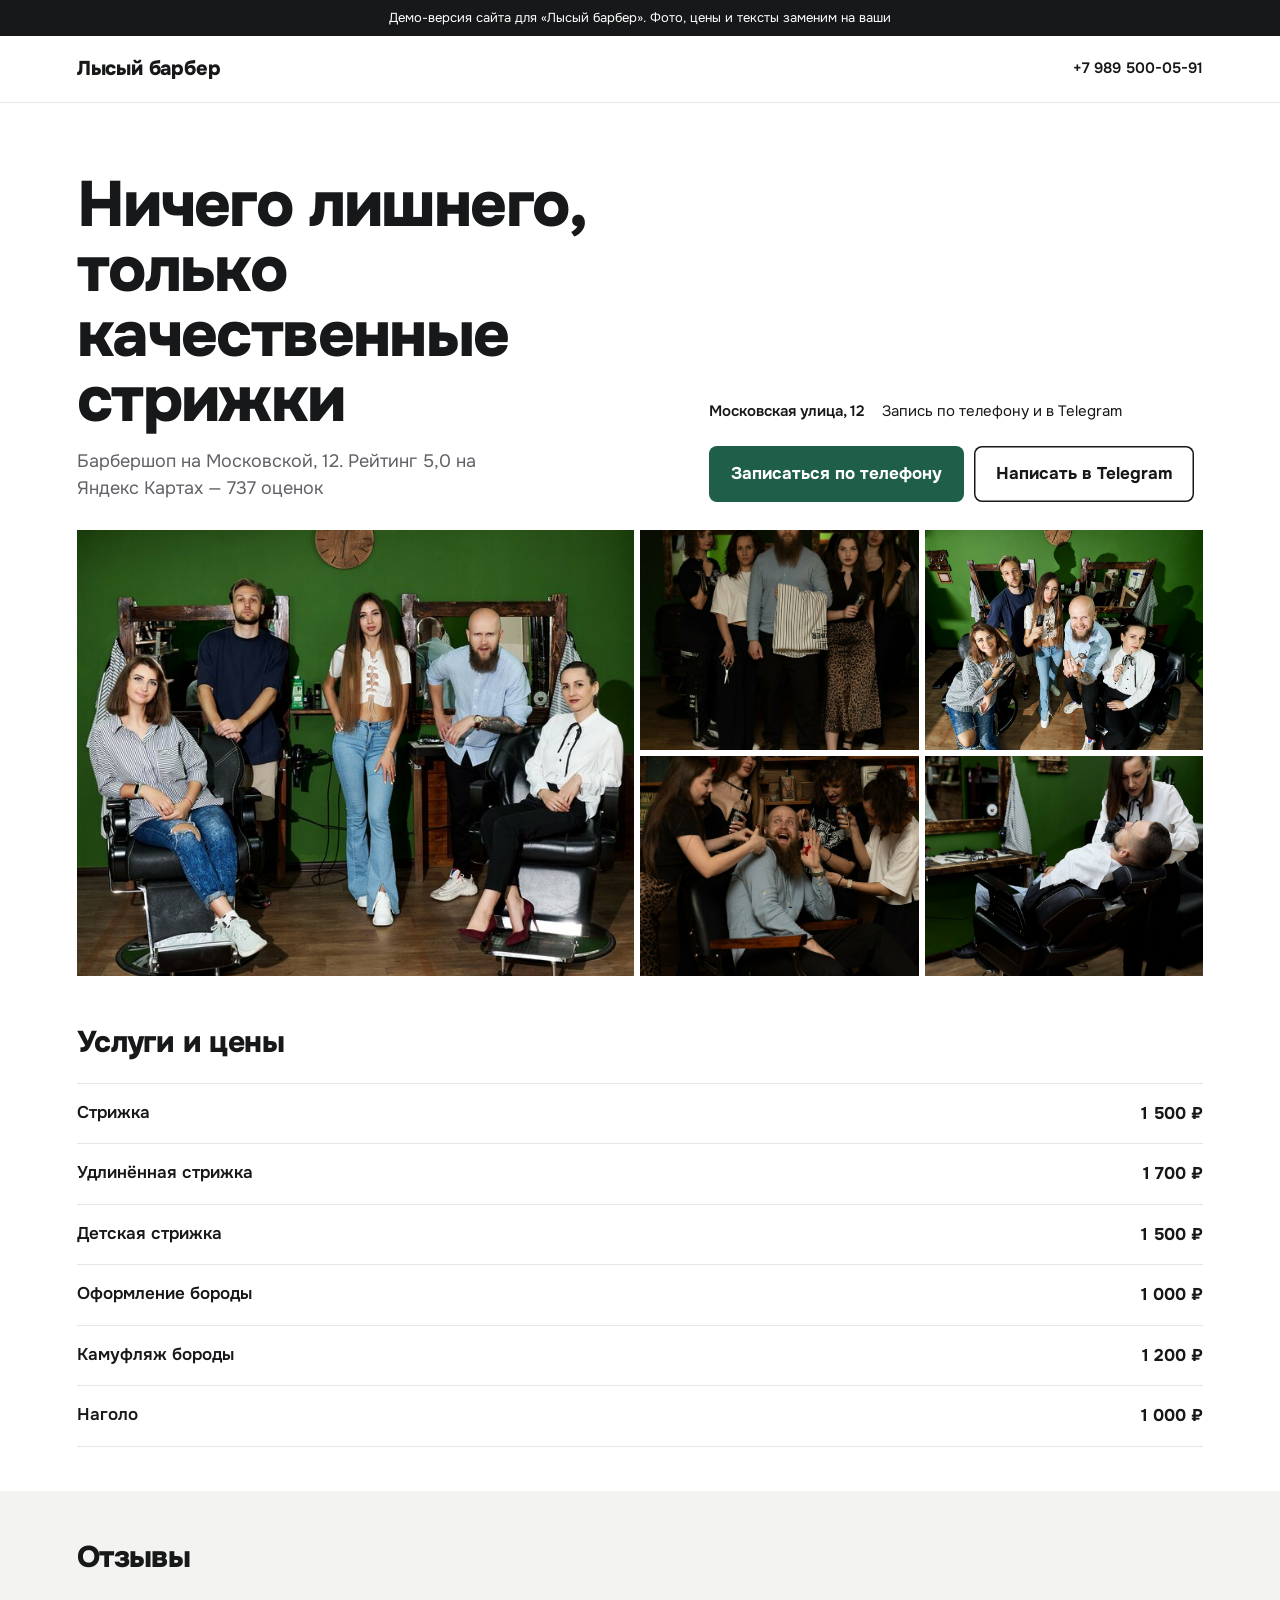
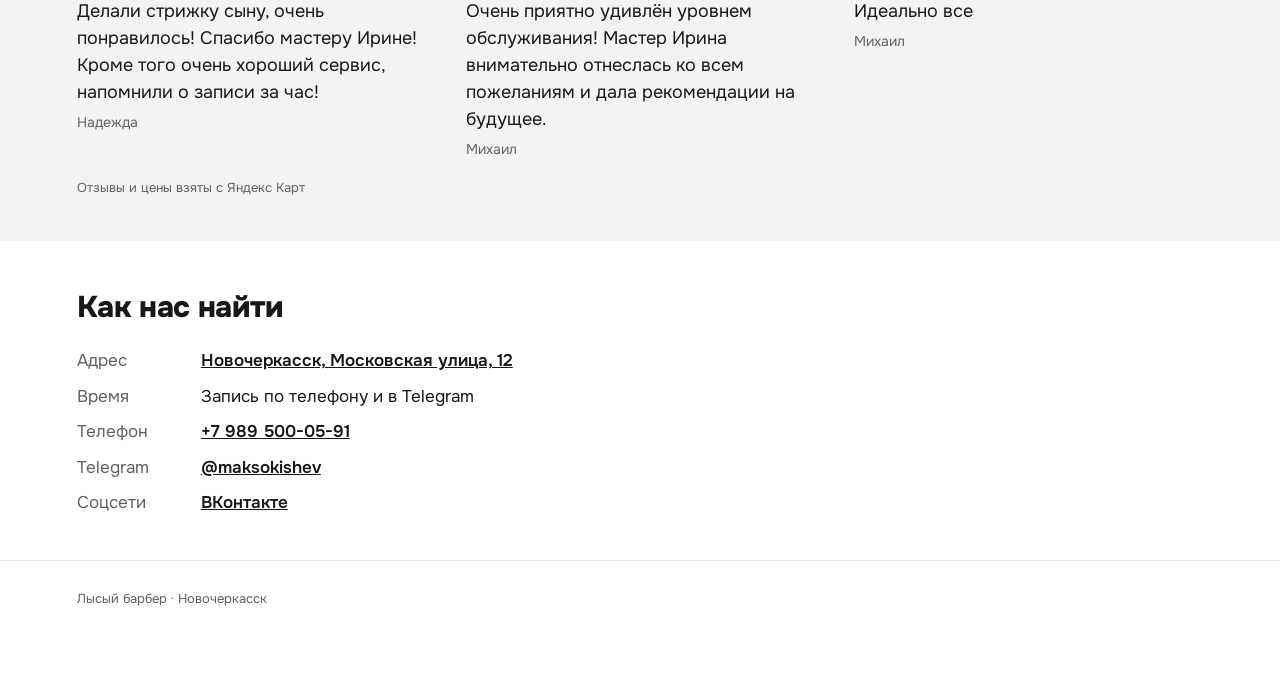
<file: lysy-barber/index.html>
<!doctype html><html lang="ru"><head><meta charset="utf-8">
<meta name="robots" content="noindex,nofollow"><meta name="viewport" content="width=device-width,initial-scale=1">
<title>Лысый барбер — Барбершоп в Новочеркасске</title>
<meta name="description" content="Барбершоп Лысый барбер: Московская улица, 12, Запись по телефону и в Telegram. Запись по телефону +7 989 500-05-91">
<link rel="preconnect" href="https://fonts.googleapis.com"><link rel="preconnect" href="https://fonts.gstatic.com" crossorigin>
<link href="https://fonts.googleapis.com/css2?family=Onest:wght@400;500;700;800&display=swap" rel="stylesheet">
<style>
:root{--bg:#fff;--ink:#17181a;--mute:#5f6166;--line:#e6e6e3;--acc:#1f5f4a;--acc2:#164536;--soft:#f3f3f1}
*{box-sizing:border-box;margin:0;padding:0}
body{background:var(--bg);color:var(--ink);font-family:Onest,system-ui,sans-serif;font-size:17px;line-height:1.5}
a{color:inherit}
.demo{background:var(--ink);color:#fff;font-size:13px;padding:8px 16px;text-align:center}
header{display:flex;justify-content:space-between;align-items:center;padding:18px 20px;border-bottom:1px solid var(--line)}
.logo{font-weight:800;font-size:20px;letter-spacing:-.01em}
header a.tel{font-weight:600;text-decoration:none;font-size:15px}
.hero{padding:40px 20px 28px}
.hero h1{font-size:clamp(30px,7.6vw,64px);line-height:1.02;font-weight:800;letter-spacing:-.025em;max-width:18ch}
.hero p{color:var(--mute);margin-top:14px;font-size:18px;max-width:34ch}
.meta{display:flex;flex-wrap:wrap;gap:8px 18px;margin-top:18px;font-size:15px}
.meta b{font-weight:600}
.ctas{display:flex;flex-wrap:wrap;gap:10px;margin-top:24px}
.btn{display:inline-block;background:var(--acc);color:#fff;text-decoration:none;font-weight:700;padding:15px 22px;border-radius:8px;transition:background .15s,transform .15s}
.btn:hover{background:var(--acc2)} .btn:active{transform:translateY(1px)}
.btn.ghost{background:transparent;color:var(--ink);box-shadow:inset 0 0 0 1.5px var(--ink)}
.btn.ghost:hover{background:var(--ink);color:#fff}
.gal{display:grid;grid-template-columns:2fr 1fr;grid-auto-rows:150px;gap:6px;padding:0 6px}
.gal figure:first-child{grid-row:span 2}
.gal figure{background:var(--soft);overflow:hidden}
.gal img{width:100%;height:100%;object-fit:cover;display:block}
.ph{display:flex;align-items:center;justify-content:center;color:#8a8c90;font-size:13px;text-align:center;padding:10px;border:1px dashed #cfcfcb}
section{padding:44px 20px}
h2{font-size:30px;font-weight:800;letter-spacing:-.02em;margin-bottom:18px}
.svc ul{list-style:none;border-top:1px solid var(--line)}
.svc li{display:grid;grid-template-columns:1fr auto;gap:2px 16px;padding:16px 0;border-bottom:1px solid var(--line)}
.sn{font-weight:600;grid-column:1;grid-row:1} .sp{font-weight:700;white-space:nowrap;grid-column:2;grid-row:1/3;align-self:center}
.sd{color:var(--mute);font-size:14px;grid-column:1;grid-row:2}
.rev{background:var(--soft)}
.rgrid{display:grid;gap:22px}
blockquote p{font-size:18px} cite{display:block;margin-top:6px;color:var(--mute);font-style:normal;font-size:14px}
.src{margin-top:18px;font-size:13px;color:var(--mute)}
.where dl{display:grid;grid-template-columns:110px 1fr;gap:10px 14px}
.where dt{color:var(--mute)} .where dd a{font-weight:600}
footer{padding:28px 20px 90px;border-top:1px solid var(--line);color:var(--mute);font-size:13px}
.sticky{position:fixed;left:12px;right:12px;bottom:12px;display:flex}
.sticky .btn{flex:1;text-align:center;box-shadow:0 6px 20px rgba(0,0,0,.18)}
@media(min-width:900px){
 header,.hero,section,footer{padding-left:6vw;padding-right:6vw}
 .hero{display:grid;grid-template-columns:1.2fr 1fr;gap:40px;align-items:end;padding-top:70px}
 .gal{grid-template-columns:2fr 1fr 1fr;grid-auto-rows:220px;padding:0 6vw}
 .rgrid{grid-template-columns:repeat(3,1fr);gap:40px}
 .sticky{display:none}
}
</style></head><body>
<div class="demo">Демо-версия сайта для «Лысый барбер». Фото, цены и тексты заменим на ваши</div>
<header><div class="logo">Лысый барбер</div><a class="tel" href="tel:+79895000591">+7 989 500-05-91</a></header>
<div class="hero"><div><h1>Ничего лишнего, только качественные стрижки</h1><p>Барбершоп на Московской, 12. Рейтинг 5,0 на Яндекс Картах — 737 оценок</p></div>
<div><div class="meta"><span><b>Московская улица, 12</b></span><span>Запись по телефону и в Telegram</span></div>
<div class="ctas"><a class="btn" href="tel:+79895000591">Записаться по телефону</a><a class="btn ghost" href="https://t.me/maksokishev">Написать в Telegram</a></div></div></div>
<div class="gal"><figure><img src="img/5.jpg" alt="" loading="lazy"></figure><figure><img src="img/1.jpg" alt="" loading="lazy"></figure><figure><img src="img/2.jpg" alt="" loading="lazy"></figure><figure><img src="img/3.jpg" alt="" loading="lazy"></figure><figure><img src="img/4.jpg" alt="" loading="lazy"></figure></div>
<section class="svc" id="services"><h2>Услуги и цены</h2><ul><li><span class="sn">Стрижка</span><span class="sd"></span><span class="sp">1 500 ₽</span></li><li><span class="sn">Удлинённая стрижка</span><span class="sd"></span><span class="sp">1 700 ₽</span></li><li><span class="sn">Детская стрижка</span><span class="sd"></span><span class="sp">1 500 ₽</span></li><li><span class="sn">Оформление бороды</span><span class="sd"></span><span class="sp">1 000 ₽</span></li><li><span class="sn">Камуфляж бороды</span><span class="sd"></span><span class="sp">1 200 ₽</span></li><li><span class="sn">Наголо</span><span class="sd"></span><span class="sp">1 000 ₽</span></li></ul></section>
<section class="rev" id="reviews"><h2>Отзывы</h2><div class="rgrid"><blockquote><p>Делали стрижку сыну, очень понравилось! Спасибо мастеру Ирине! Кроме того очень хороший сервис, напомнили о записи за час!</p><cite>Надежда</cite></blockquote><blockquote><p>Очень приятно удивлён уровнем обслуживания! Мастер Ирина внимательно отнеслась ко всем пожеланиям и дала рекомендации на будущее.</p><cite>Михаил</cite></blockquote><blockquote><p>Идеально все</p><cite>Михаил</cite></blockquote></div><p class="src">Отзывы и цены взяты с Яндекс Карт</p></section>
<section class="where" id="contacts"><h2>Как нас найти</h2><dl>
<dt>Адрес</dt><dd><a href="https://yandex.ru/maps/?text=%D0%9D%D0%BE%D0%B2%D0%BE%D1%87%D0%B5%D1%80%D0%BA%D0%B0%D1%81%D1%81%D0%BA%2C%20%D0%9C%D0%BE%D1%81%D0%BA%D0%BE%D0%B2%D1%81%D0%BA%D0%B0%D1%8F%20%D1%83%D0%BB%D0%B8%D1%86%D0%B0%2C%2012">Новочеркасск, Московская улица, 12</a></dd>
<dt>Время</dt><dd>Запись по телефону и в Telegram</dd>
<dt>Телефон</dt><dd><a href="tel:+79895000591">+7 989 500-05-91</a></dd>
<dt>Telegram</dt><dd><a href="https://t.me/maksokishev">@maksokishev</a></dd>
<dt>Соцсети</dt><dd><a href="https://vk.com/bald_barber_nvch">ВКонтакте</a></dd>
</dl></section>
<footer>Лысый барбер · Новочеркасск</footer>
<div class="sticky"><a class="btn" href="tel:+79895000591">Записаться</a></div>
</body></html>
</file>
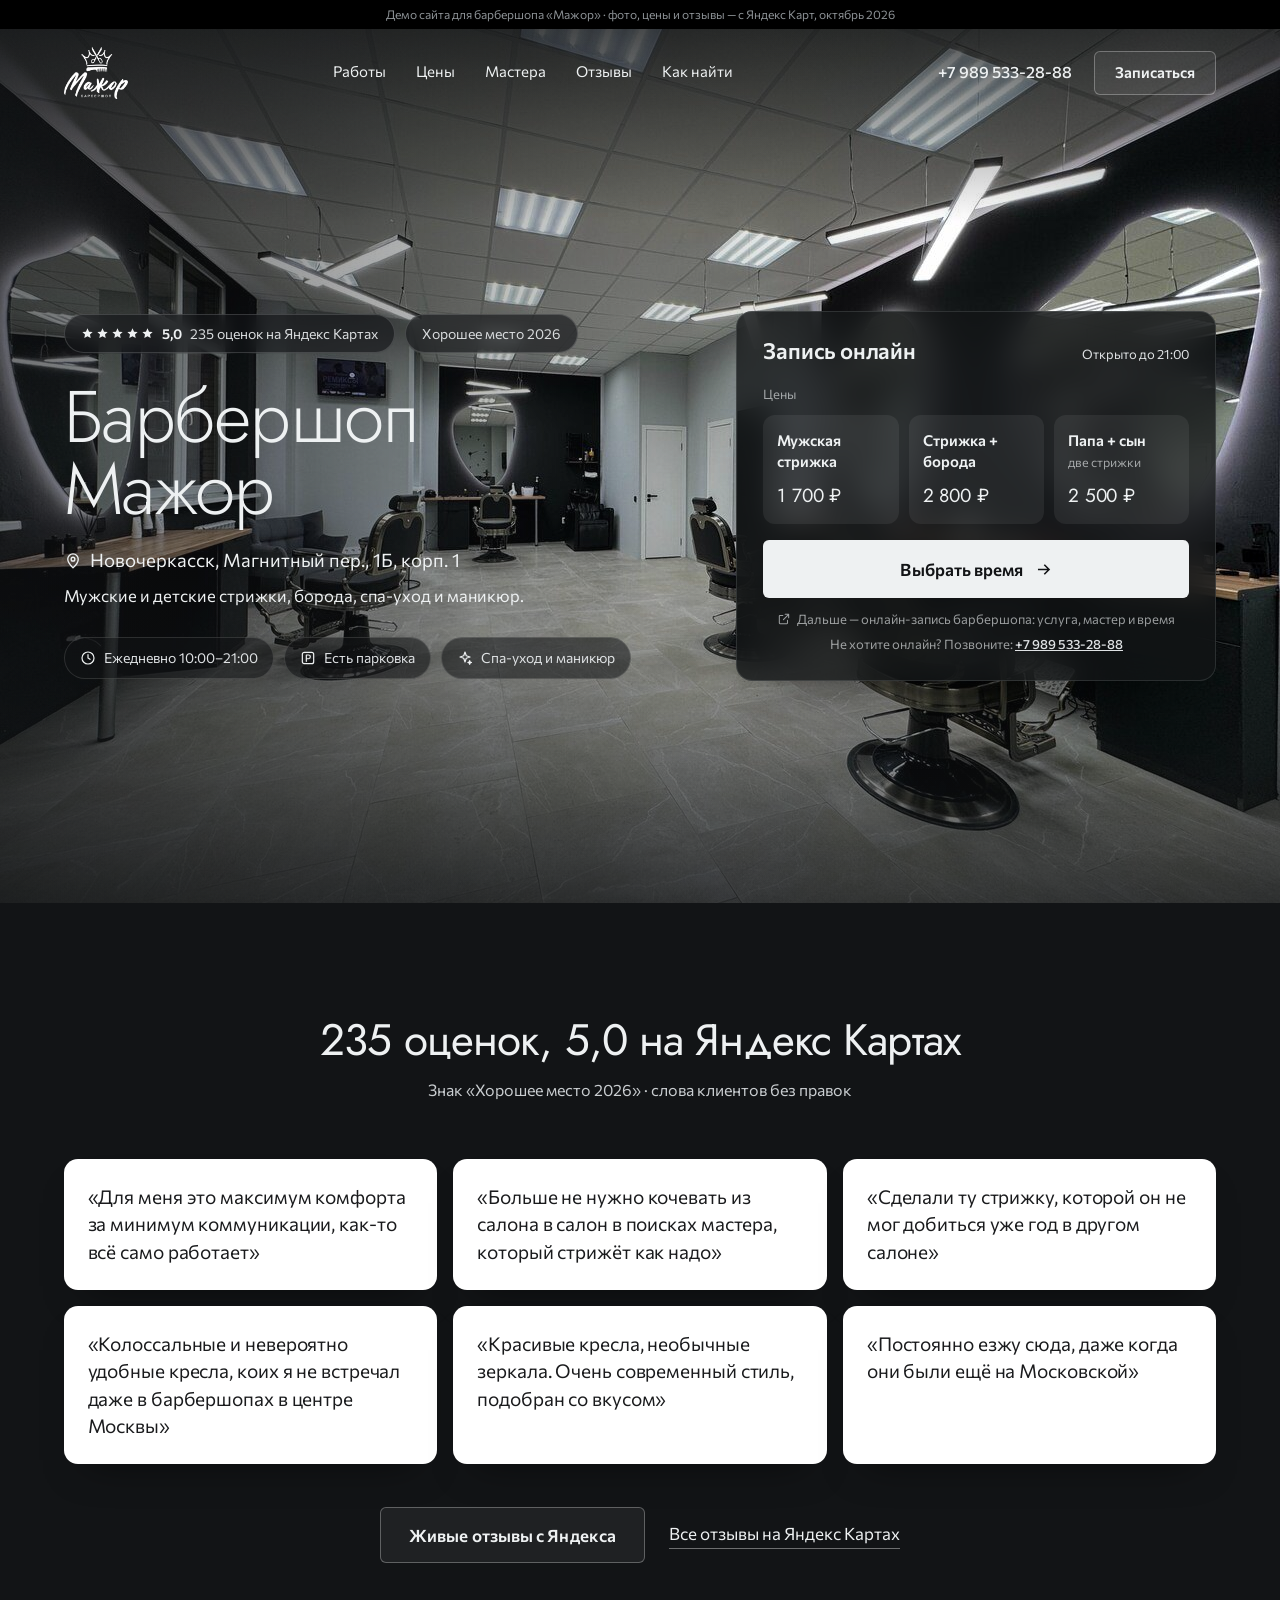
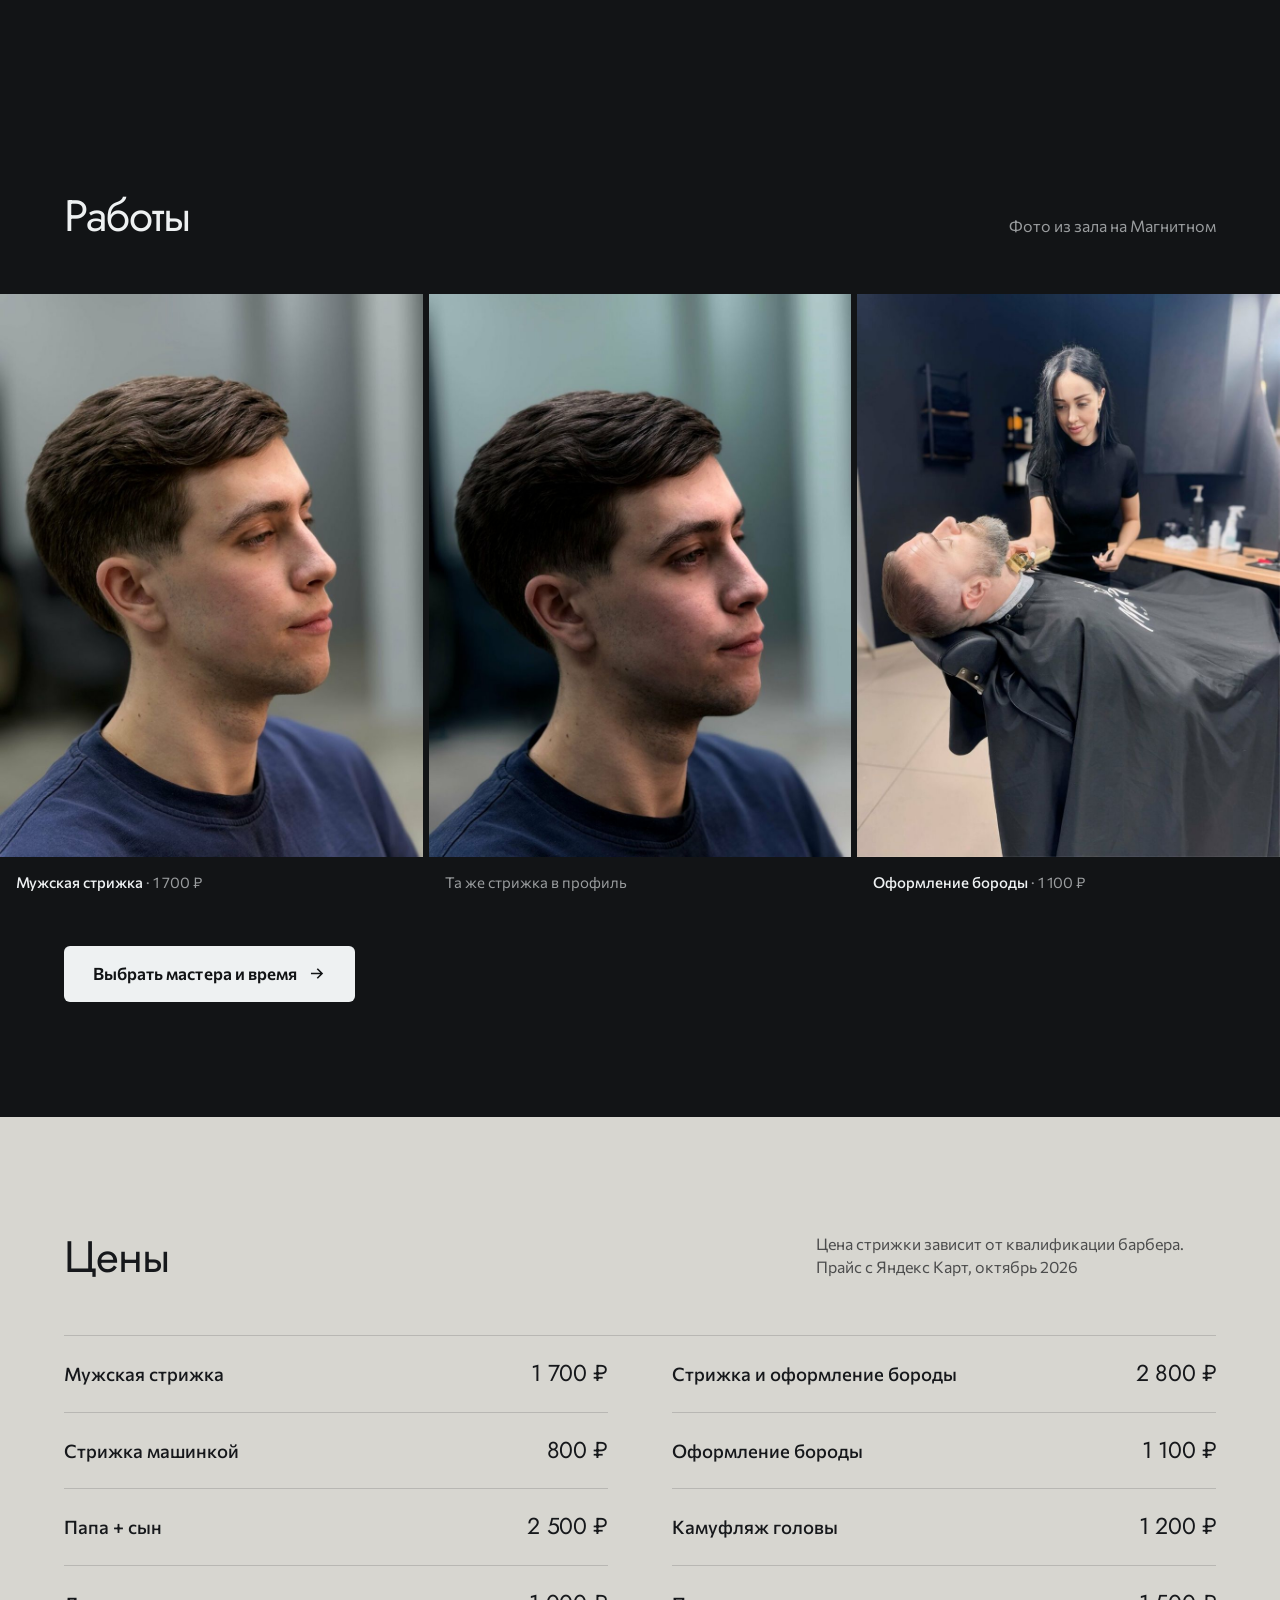
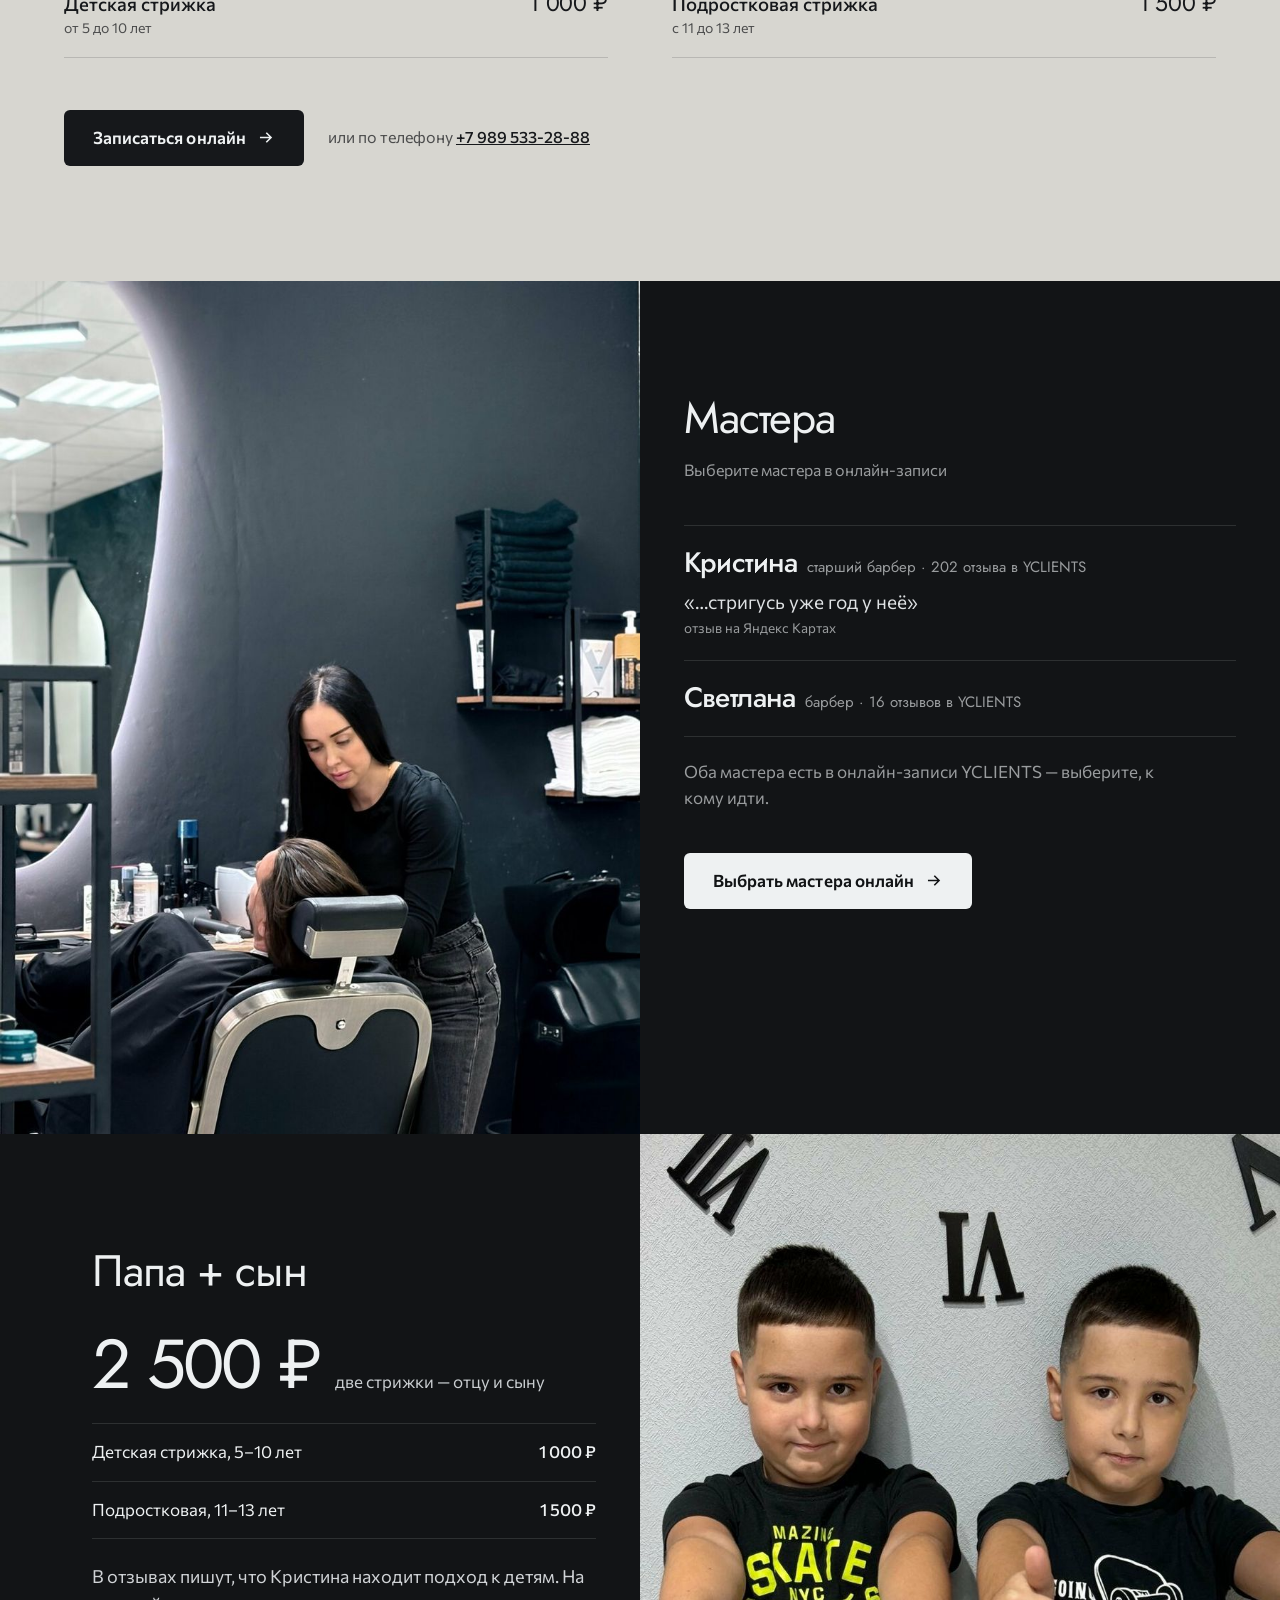
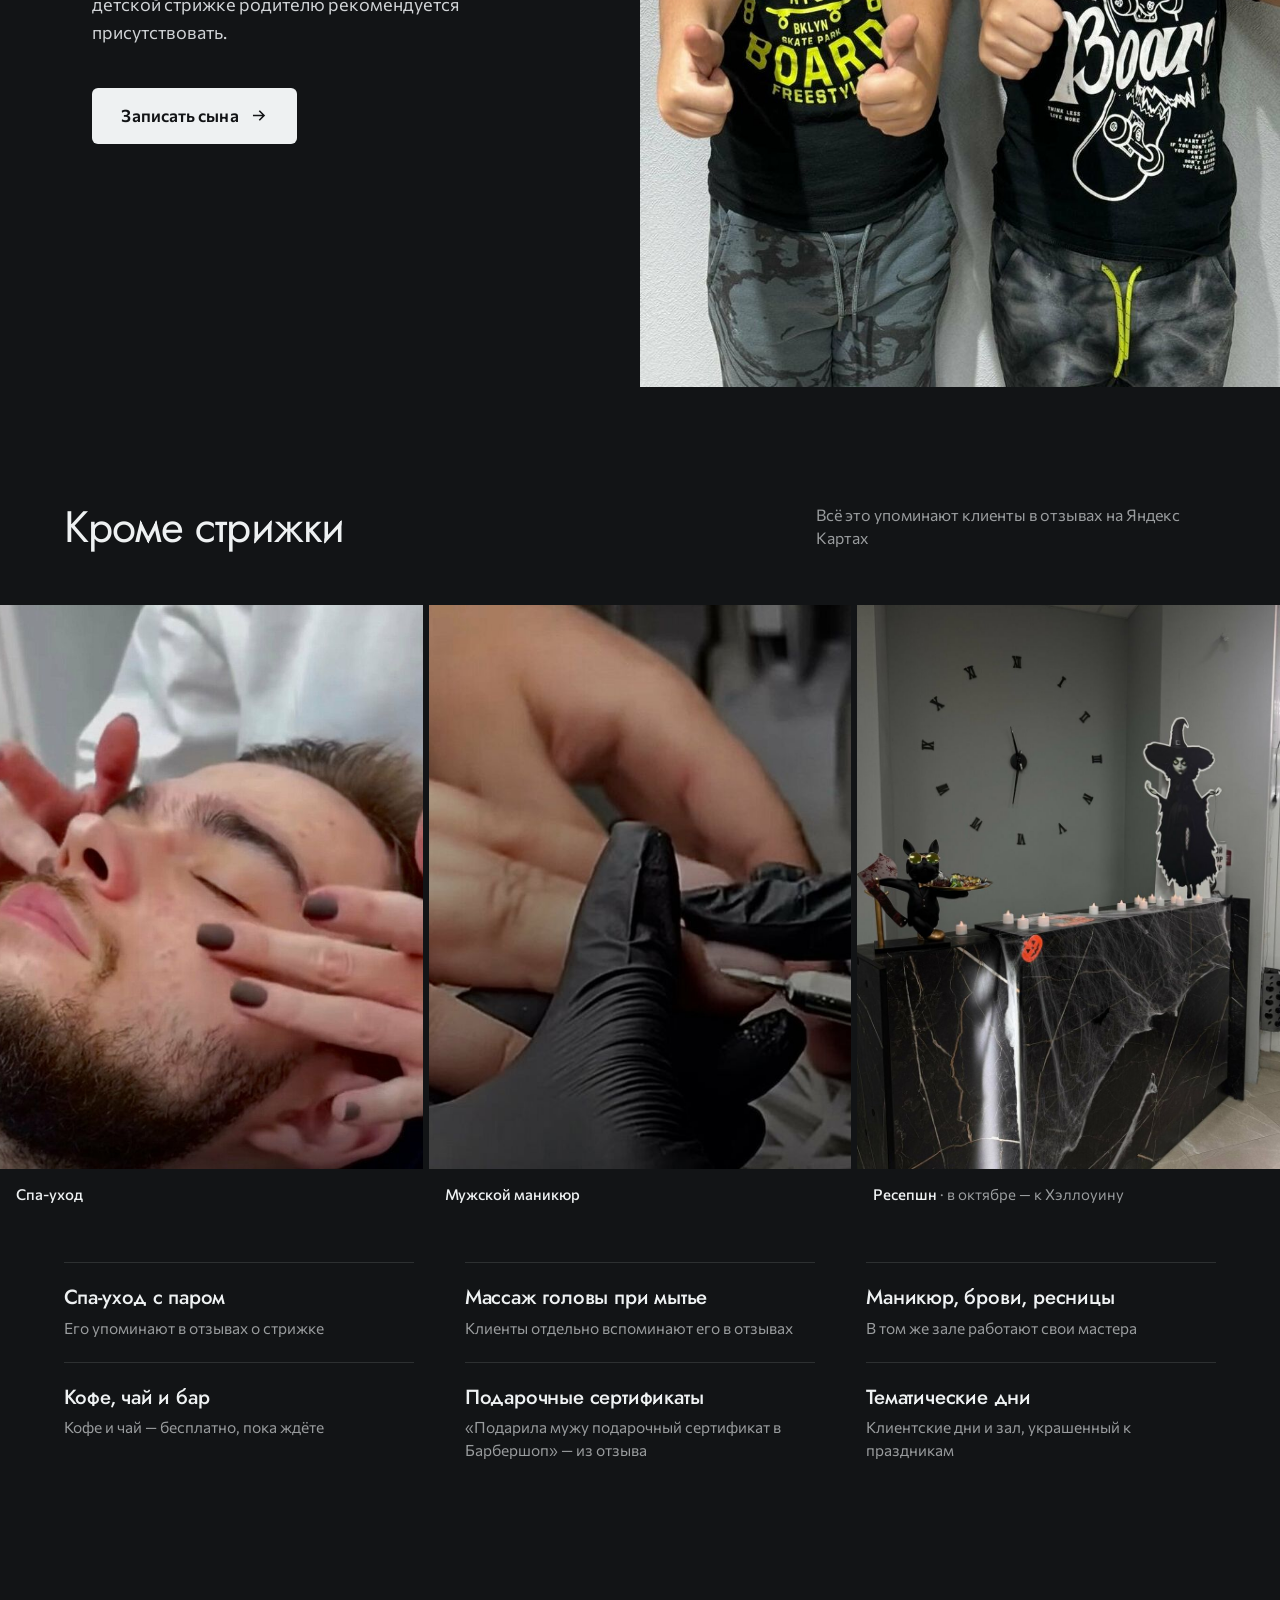
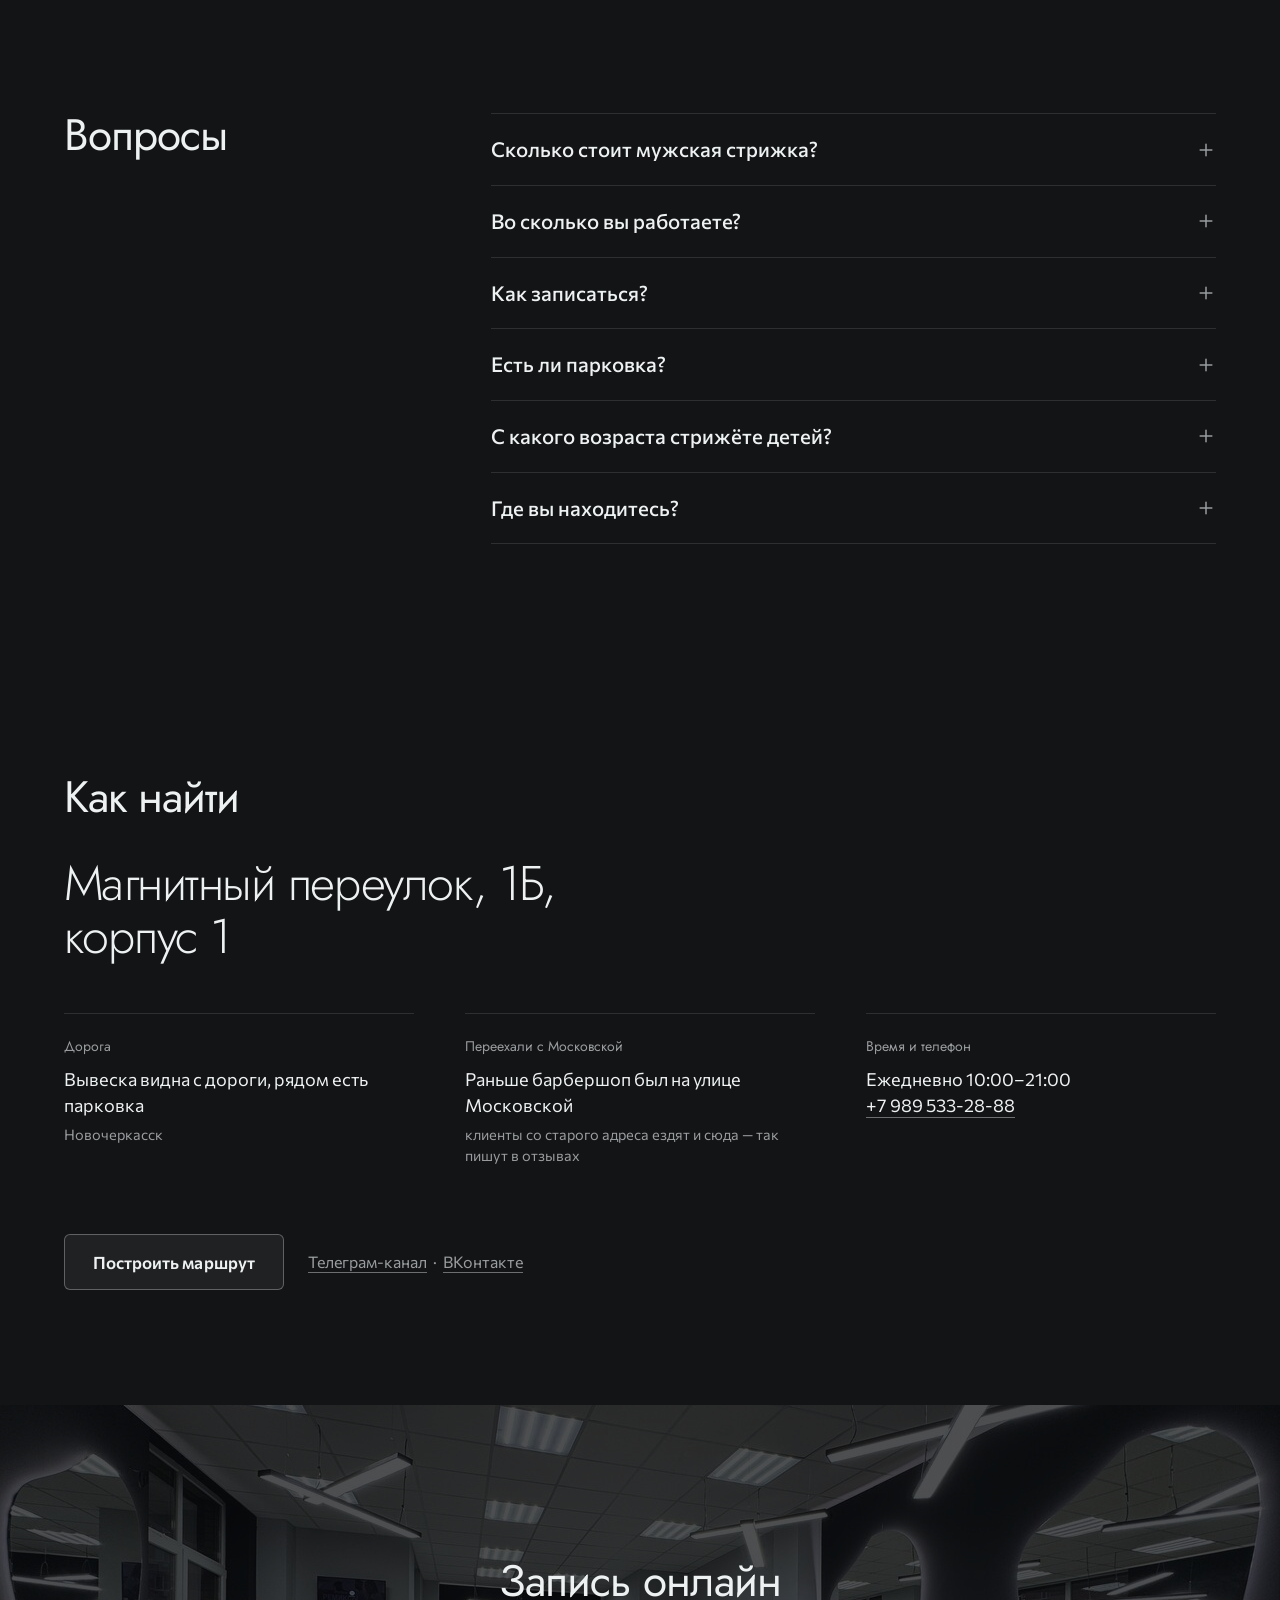
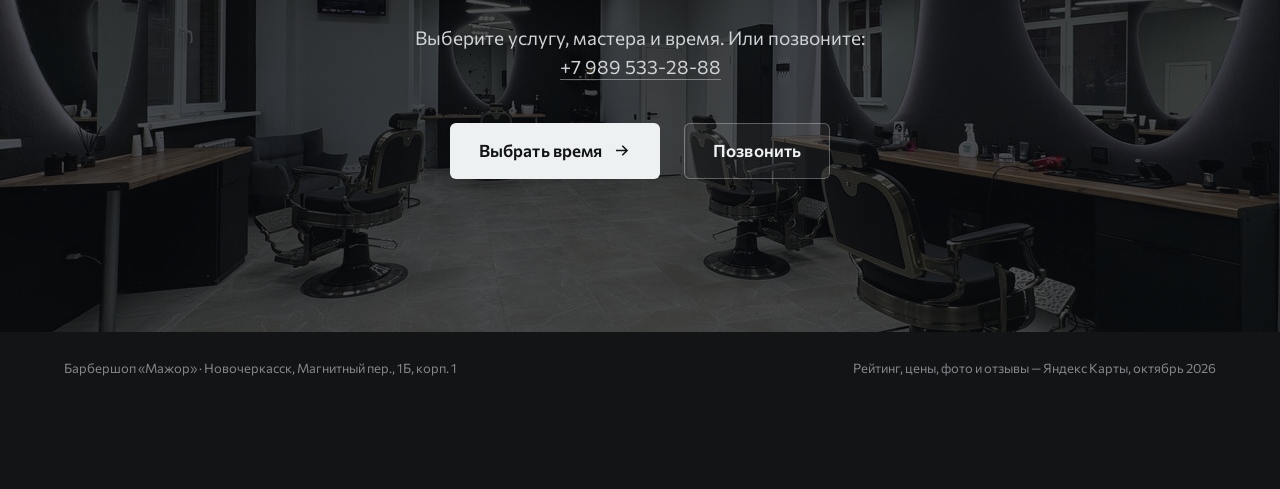
<file: major/index.html>
<!doctype html>
<html lang="ru">
<head>
<meta charset="utf-8">
<meta name="robots" content="noindex,nofollow">
<meta name="viewport" content="width=device-width,initial-scale=1,viewport-fit=cover">
<title>Барбершоп Мажор, Новочеркасск — стрижка 1 700 ₽, 5,0 на Яндекс Картах</title>
<meta name="description" content="Барбершоп «Мажор» в Новочеркасске: Магнитный пер., 1Б, корп. 1. 5,0 на Яндекс Картах, 235 оценок, знак «Хорошее место 2026». Мужская стрижка 1 700 ₽, папа + сын 2 500 ₽. Ежедневно 10:00–21:00. Онлайн-запись.">
<link rel="canonical" href="https://dm1trorg.github.io/major/">
<meta property="og:type" content="website">
<meta property="og:locale" content="ru_RU">
<meta property="og:url" content="https://dm1trorg.github.io/major/">
<meta property="og:site_name" content="Барбершоп «Мажор»">
<meta property="og:title" content="Барбершоп Мажор, Новочеркасск — стрижка 1 700 ₽, 5,0 на Яндекс Картах">
<meta property="og:description" content="Магнитный пер., 1Б · 235 оценок на Яндекс Картах · ежедневно 10:00–21:00. Онлайн-запись.">
<meta property="og:image" content="https://dm1trorg.github.io/major/img/og.jpg">
<meta property="og:image:width" content="1200">
<meta property="og:image:height" content="630">
<meta name="twitter:card" content="summary_large_image">
<script type="application/ld+json" id="ld">{"@context": "https://schema.org", "@graph": [{"@type": "HairSalon", "@id": "https://dm1trorg.github.io/major/#salon", "name": "Барбершоп «Мажор»", "url": "https://dm1trorg.github.io/major/", "image": ["https://dm1trorg.github.io/major/img/og.jpg", "https://dm1trorg.github.io/major/img/hall.jpg"], "logo": "https://dm1trorg.github.io/major/img/logo.png", "telephone": "+79895332888", "priceRange": "800–2800 ₽", "currenciesAccepted": "RUB", "address": {"@type": "PostalAddress", "streetAddress": "Магнитный пер., 1Б, корп. 1", "addressLocality": "Новочеркасск", "addressRegion": "Ростовская область", "addressCountry": "RU"}, "openingHoursSpecification": [{"@type": "OpeningHoursSpecification", "dayOfWeek": ["Monday", "Tuesday", "Wednesday", "Thursday", "Friday", "Saturday", "Sunday"], "opens": "10:00", "closes": "21:00"}], "aggregateRating": {"@type": "AggregateRating", "ratingValue": "5.0", "ratingCount": 235, "bestRating": "5", "worstRating": "1"}, "sameAs": ["https://t.me/major_barber_novocherkassk", "https://vk.com/major_barber_novocherkassk", "https://yandex.ru/maps/org/84435659183/"], "hasOfferCatalog": {"@type": "OfferCatalog", "name": "Услуги и цены", "itemListElement": [{"@type": "Offer", "itemOffered": {"@type": "Service", "name": "Мужская стрижка"}, "price": "1700", "priceCurrency": "RUB"}, {"@type": "Offer", "itemOffered": {"@type": "Service", "name": "Стрижка и оформление бороды"}, "price": "2800", "priceCurrency": "RUB"}, {"@type": "Offer", "itemOffered": {"@type": "Service", "name": "Стрижка машинкой"}, "price": "800", "priceCurrency": "RUB"}, {"@type": "Offer", "itemOffered": {"@type": "Service", "name": "Оформление бороды"}, "price": "1100", "priceCurrency": "RUB"}, {"@type": "Offer", "itemOffered": {"@type": "Service", "name": "Папа + сын"}, "price": "2500", "priceCurrency": "RUB"}, {"@type": "Offer", "itemOffered": {"@type": "Service", "name": "Камуфляж головы"}, "price": "1200", "priceCurrency": "RUB"}, {"@type": "Offer", "itemOffered": {"@type": "Service", "name": "Детская стрижка"}, "price": "1000", "priceCurrency": "RUB"}, {"@type": "Offer", "itemOffered": {"@type": "Service", "name": "Подростковая стрижка"}, "price": "1500", "priceCurrency": "RUB"}]}, "potentialAction": {"@type": "ReserveAction", "target": {"@type": "EntryPoint", "urlTemplate": "https://n1132136.yclients.com/", "inLanguage": "ru-RU", "actionPlatform": ["https://schema.org/DesktopWebPlatform", "https://schema.org/MobileWebPlatform"]}, "result": {"@type": "Reservation", "name": "Запись в Барбершоп «Мажор»"}}}, {"@type": "FAQPage", "@id": "https://dm1trorg.github.io/major/#faq", "mainEntity": [{"@type": "Question", "name": "Сколько стоит мужская стрижка?", "acceptedAnswer": {"@type": "Answer", "text": "1 700 ₽, цена зависит от квалификации барбера. Стрижка машинкой — 800 ₽, стрижка и оформление бороды — 2 800 ₽."}}, {"@type": "Question", "name": "Во сколько вы работаете?", "acceptedAnswer": {"@type": "Answer", "text": "Ежедневно с 10:00 до 21:00, без выходных."}}, {"@type": "Question", "name": "Как записаться?", "acceptedAnswer": {"@type": "Answer", "text": "Онлайн: кнопка «Выбрать время» откроет запись барбершопа, там выбираете услугу, мастера и время. Или по телефону +7 989 533-28-88."}}, {"@type": "Question", "name": "Есть ли парковка?", "acceptedAnswer": {"@type": "Answer", "text": "Да, рядом есть парковка. Вывеска видна с дороги."}}, {"@type": "Question", "name": "С какого возраста стрижёте детей?", "acceptedAnswer": {"@type": "Answer", "text": "Детская стрижка — с 5 до 10 лет, 1 000 ₽. Подростковая — с 11 до 13 лет, 1 500 ₽. На детской стрижке родителю рекомендуется присутствовать."}}, {"@type": "Question", "name": "Где вы находитесь?", "acceptedAnswer": {"@type": "Answer", "text": "Новочеркасск, Магнитный переулок, 1Б, корпус 1. Раньше барбершоп был на улице Московской."}}]}]}</script>
<meta name="theme-color" content="#0f1012">
<link rel="icon" href="img/logo.png">
<link rel="preconnect" href="https://fonts.googleapis.com"><link rel="preconnect" href="https://fonts.gstatic.com" crossorigin>
<link href="https://fonts.googleapis.com/css2?family=Jost:wght@300;400;500&family=Commissioner:wght@400;500;600&display=swap" rel="stylesheet">
<style>
:root{
  /* дизайн-система 15.10.2026: значения ниже заменяют прежние */
  --font:"Commissioner",sans-serif;
  --font-head:"Jost",sans-serif;
  --bg:#121416;
  --bg2:#121416;
  --fg:#eef1f2;
  --mute:rgba(238,241,242,.62);
  --line:rgba(238,241,242,.12);
  --glass:rgba(18,20,22,.8);
  --tile:rgba(238,241,242,.07);

  /* Новые переменные */
  --accent:#eef1f2;
  --accent-h:#c9cfd3;
  --on-accent:#121416;
  /* общее из шаблона */
  --gut:clamp(16px,3.4vw,48px); --wrap:1240px; --h1:clamp(46px,5.7vw,84px); --h2:calc(var(--h1) * .75); --sec:clamp(76px,9vw,136px);
}
*{box-sizing:border-box}
html{scroll-behavior:smooth;-webkit-text-size-adjust:100%}
body{margin:0;background:var(--bg);color:var(--fg);font:400 17px/1.55 var(--font);overflow-x:hidden;-webkit-font-smoothing:antialiased}
img{display:block;max-width:100%}
a{color:inherit}
h1,h2,h3,p,figure,blockquote,ul,dl,dd{margin:0}
ul{padding:0;list-style:none}
.nb{white-space:nowrap}
.wrap{max-width:var(--wrap);margin:0 auto;padding:0 var(--gut)}
.sec{padding:var(--sec) 0}
.h2{font:500 var(--h2)/1 var(--font);letter-spacing:-.03em}
.head{display:flex;flex-wrap:wrap;align-items:flex-end;justify-content:space-between;gap:16px 48px}
.note{color:var(--mute);font-size:16px;line-height:1.45;max-width:40ch}
.ico{width:16px;height:16px;flex:none}

/* кнопки: наведение, нажатие, фокус */
.btn{display:inline-flex;align-items:center;justify-content:center;gap:10px;min-height:56px;padding:0 28px;border-radius:6px;border:1px solid transparent;
  font:600 17px/1 var(--font);letter-spacing:.005em;text-decoration:none;cursor:pointer;-webkit-tap-highlight-color:transparent;
  transition:background-color .18s,color .18s,border-color .18s,transform .12s}
.btn svg{width:19px;height:19px;flex:none;transition:transform .2s cubic-bezier(.16,1,.3,1)}
.btn-main{background:var(--fg);color:#111214}
.btn-ghost{background:rgba(244,245,246,.06);color:var(--fg);border-color:rgba(244,245,246,.3)}
@media (hover:hover){
  .btn-main:hover{background:#d3d7da}
  .btn-main:hover svg{transform:translateX(4px)}
  .btn-ghost:hover{background:rgba(244,245,246,.14);border-color:rgba(244,245,246,.6)}
}
.btn:active{transform:translateY(1px)}
.btn-main:active{background:#b9bec2}
.btn-ghost:active{background:rgba(244,245,246,.2)}
a:focus-visible,.btn:focus-visible{outline:2px solid var(--fg);outline-offset:3px}
.link{text-decoration:none;border-bottom:1px solid rgba(244,245,246,.4);padding-bottom:1px;transition:border-color .15s}
@media (hover:hover){.link:hover{border-color:var(--fg)}}
.row{display:flex;flex-wrap:wrap;align-items:center;gap:14px 24px}

.demo{background:#000;color:#8b9094;font-size:12px;text-align:center;padding:5px 16px}

/* ПЕРВЫЙ ЭКРАН — схема Porem: фото зала на весь экран, слева название и факты, справа карточка записи */
.hero{position:relative;min-height:max(680px,calc(100svh - 26px));display:flex;flex-direction:column;overflow:hidden;isolation:isolate}
.hero-bg{position:absolute;inset:0;z-index:-2}
.hero-bg img{width:100%;height:100%;object-fit:cover;object-position:50% 40%;animation:settle 1.8s cubic-bezier(.16,1,.3,1) both}
.hero-bg picture{display:block;width:100%;height:100%}
@keyframes settle{from{transform:scale(1.05)}to{transform:none}}
.hero::before{content:"";position:absolute;inset:0;z-index:-1;pointer-events:none;
  background:linear-gradient(90deg,rgba(11,12,14,.84) 0,rgba(11,12,14,.6) 44%,rgba(11,12,14,.3) 100%),linear-gradient(180deg,rgba(11,12,14,.5) 0,rgba(11,12,14,0) 24%,rgba(11,12,14,0) 72%,rgba(11,12,14,.55) 100%)}
.top{display:flex;align-items:center;justify-content:space-between;gap:24px;padding-top:18px;padding-bottom:18px;width:100%}
.logo img{height:52px;width:auto}
.top nav{display:flex;gap:30px;font-size:15px;color:#d9dcde}
.top nav a{text-decoration:none;padding:4px 0;border-bottom:1px solid transparent;transition:border-color .15s,color .15s}
@media (hover:hover){.top nav a:hover{color:var(--fg);border-color:var(--fg)}}
.top-r{display:flex;align-items:center;gap:22px}
.tel{font-weight:500;font-size:16px;text-decoration:none;white-space:nowrap}
@media (hover:hover){.tel:hover{text-decoration:underline;text-underline-offset:4px}}
.top .btn{min-height:44px;padding:0 20px;font-size:15px}

.hero-grid{flex:1;display:grid;grid-template-columns:minmax(0,1fr) minmax(0,480px);gap:clamp(32px,5vw,80px);align-items:center;width:100%;padding-top:clamp(24px,4vh,56px);padding-bottom:clamp(40px,7vh,88px)}
.pills{display:flex;flex-wrap:wrap;gap:10px}
.pill{display:inline-flex;align-items:center;gap:8px;padding:8px 16px;border-radius:999px;background:rgba(19,20,23,.62);border:1px solid rgba(244,245,246,.16);font-size:14px;color:#d9dcde;text-decoration:none;-webkit-backdrop-filter:blur(8px);backdrop-filter:blur(8px)}
.pill b{color:var(--fg);font-weight:600}
.stars{display:inline-flex;gap:2px;color:var(--fg)}
.stars svg{width:13px;height:13px}
a.pill{transition:background-color .15s,border-color .15s}
@media (hover:hover){a.pill:hover{background:rgba(40,42,46,.8);border-color:rgba(244,245,246,.4)}}
.hero h1{font:300 var(--h1)/1.02 var(--font);letter-spacing:-.035em;margin-top:28px}
.hero h1 span{display:block}
.addr-line{display:flex;align-items:center;gap:8px;font-size:clamp(17px,1.45vw,20px);color:#eceef0;margin-top:22px}
.addr-line .ico{width:18px;height:18px;flex:none}
.lead{font-size:clamp(16px,1.3vw,18px);line-height:1.55;color:#c9cdd0;margin-top:8px;max-width:52ch}
.chips{display:flex;flex-wrap:wrap;gap:10px;margin-top:28px}
.chips li{display:inline-flex;align-items:center;gap:8px;padding:9px 15px;border-radius:999px;background:rgba(19,20,23,.55);border:1px solid rgba(244,245,246,.13);font-size:14px;color:#dfe2e4}
.chips svg{width:16px;height:16px;color:var(--fg)}

.card{background:var(--glass);-webkit-backdrop-filter:blur(16px);backdrop-filter:blur(16px);border:1px solid rgba(244,245,246,.1);border-radius:18px;padding:26px;box-shadow:0 30px 60px -30px rgba(0,0,0,.7)}
.card-top{display:flex;justify-content:space-between;align-items:baseline;gap:16px}
.card h2{font:600 22px/1.2 var(--font);letter-spacing:-.01em}
.card-top span{font-size:13px;color:var(--mute);white-space:nowrap}
.card-top span.on{color:#dfe2e4}
.lbl{font-size:13px;color:var(--mute);margin:20px 0 10px}
.tiles{display:grid;grid-template-columns:repeat(3,minmax(0,1fr));gap:10px}
.tile{display:flex;flex-direction:column;justify-content:space-between;gap:10px;min-height:100px;padding:14px;border-radius:10px;background:rgba(244,245,246,.05)}
.tile span{line-height:1.25}
.tile b{font-weight:600;font-size:15px;line-height:1.25}
.tile small{display:block;font-size:12.5px;color:var(--mute);margin-top:4px;line-height:1.3}
.tile i{font-style:normal;font-weight:600;font-size:19px;letter-spacing:-.01em}
.card .btn-main{width:100%;margin-top:16px;min-height:58px;font-size:17px}
.fine{display:block;font-size:13px;color:var(--mute);margin-top:12px;text-align:center;line-height:1.45;text-wrap:balance}
.fine .ico{display:inline-block;vertical-align:-2px;margin-right:6px}
.fine a{color:#dfe2e4;font-weight:500}
.fine + .fine{margin-top:6px}

/* ОТЗЫВЫ: белые карточки поверх размытого фото зала */
.reviews{position:relative;overflow:hidden;isolation:isolate}
.reviews{background:var(--bg2)}
.c{text-align:center}
.reviews .h2 span{white-space:nowrap}
.reviews .sub{color:#c9cdd0;font-size:16px;margin-top:16px}
.cards{display:grid;grid-template-columns:repeat(3,minmax(0,1fr));gap:16px;margin-top:clamp(40px,4.4vw,60px)}
.rcard{background:#fff;color:#1a1b1d;border-radius:14px;padding:24px;display:flex;flex-direction:column;justify-content:space-between;gap:20px;box-shadow:0 20px 40px -24px rgba(0,0,0,.6)}
.rcard blockquote{font-size:19px;line-height:1.45;letter-spacing:-.005em}
.rcard figcaption{display:flex;justify-content:space-between;align-items:center;gap:12px;padding-top:14px;border-top:1px solid #e8e9ea;font-size:13.5px;color:#64686c}
.rcard figcaption b{font-weight:600;color:#1a1b1d}
.reviews .row{justify-content:center;margin-top:clamp(32px,3.4vw,44px)}

/* РАБОТЫ: от края до края, без рамок */
.strip{display:grid;grid-template-columns:repeat(3,minmax(0,1fr));gap:6px;margin-top:clamp(40px,4.4vw,60px)}
.strip figure{min-width:0}
.strip .ph{aspect-ratio:3/4;overflow:hidden;background:#1e1f22}
.strip img{width:100%;height:100%;object-fit:cover;transition:transform .9s cubic-bezier(.16,1,.3,1)}
@media (hover:hover){.strip figure:hover img{transform:scale(1.03)}}
.strip figcaption{padding:14px 16px 0;font-size:15px;color:var(--mute)}
.strip figcaption b{color:var(--fg);font-weight:500}
.strip figcaption .nb{white-space:nowrap}
.after{margin-top:clamp(36px,4vw,52px)}

/* ЦЕНЫ */
.prices{background:var(--bg2)}
.plist{display:grid;grid-template-columns:repeat(2,minmax(0,1fr));column-gap:clamp(32px,5vw,88px);margin-top:clamp(40px,4.4vw,60px);border-top:1px solid var(--line)}
.plist li{display:flex;justify-content:space-between;align-items:baseline;gap:20px;padding:20px 0;border-bottom:1px solid var(--line)}
.plist .n{font-weight:500;font-size:clamp(17px,1.45vw,20px);line-height:1.3}
.plist .n small{display:block;font-size:14px;font-weight:400;color:var(--mute);margin-top:3px}
.plist .p{font-weight:500;font-size:clamp(20px,1.8vw,26px);letter-spacing:-.015em;white-space:nowrap}
.call{font-size:16px;color:var(--mute)}
.call a{color:var(--fg);font-weight:500}

/* МАСТЕРА и ПАПА + СЫН: фото на половину ширины от края */
.split{display:grid;grid-template-columns:minmax(0,1fr) minmax(0,1fr)}
.split .ph{overflow:hidden;background:#1e1f22;min-height:100%}
.split .ph img{width:100%;height:100%;object-fit:cover}
.split .txt{padding:var(--sec) var(--gut);max-width:680px}
.split.rev .txt{justify-self:end}
.names{margin-top:clamp(32px,3.4vw,48px);border-top:1px solid var(--line)}
.names li{padding:22px 0;border-bottom:1px solid var(--line)}
.names h3{font:500 clamp(24px,2.2vw,32px)/1.1 var(--font);letter-spacing:-.02em}
.names h3 small{font-size:15px;font-weight:400;color:var(--mute);letter-spacing:0;margin-left:10px}
.names p{font-size:19px;line-height:1.4;margin-top:10px;color:#dfe2e4}
.names p small{display:block;font-size:13.5px;color:var(--mute);margin-top:4px}
.also{margin-top:22px;color:var(--mute);max-width:44ch}
.split .row{margin-top:clamp(30px,3.2vw,44px)}
.big{display:flex;align-items:baseline;flex-wrap:wrap;gap:6px 16px;margin-top:clamp(28px,3vw,40px)}
.big b{font:300 clamp(52px,5.4vw,80px)/.95 var(--font);letter-spacing:-.04em}
.big span{color:#c9cdd0;font-size:17px}
.kids{margin-top:26px;border-top:1px solid var(--line)}
.kids li{display:flex;justify-content:space-between;gap:16px;padding:15px 0;border-bottom:1px solid var(--line);font-size:17px}
.kids li b{font-weight:500;white-space:nowrap}
.split .p{font-size:18px;line-height:1.55;color:#d0d3d6;margin-top:24px;max-width:42ch}

/* КРОМЕ СТРИЖКИ */
.xlist{display:grid;grid-template-columns:repeat(3,minmax(0,1fr));gap:0 clamp(28px,4vw,64px);margin-top:clamp(40px,4.4vw,60px)}
.xlist li{padding:22px 0;border-top:1px solid var(--line)}
.xlist h3{font-weight:500;font-size:clamp(19px,1.6vw,22px);line-height:1.25;letter-spacing:-.01em}
.xlist p{color:var(--mute);margin-top:6px;font-size:15.5px;line-height:1.45}

/* КАК НАЙТИ */
.where{background:var(--bg)}
.addr{font:300 clamp(30px,3.8vw,54px)/1.08 var(--font);letter-spacing:-.03em;margin-top:clamp(28px,3vw,40px);max-width:20ch}
.wgrid{display:grid;grid-template-columns:repeat(3,minmax(0,1fr));gap:0 clamp(28px,4vw,64px);margin-top:clamp(36px,4vw,56px)}
.wgrid > div{padding:22px 0;border-top:1px solid var(--line)}
.wgrid h3{font-size:14px;font-weight:400;color:var(--mute)}
.wgrid p{font-size:18px;line-height:1.45;margin-top:8px}
.wgrid p small{display:block;color:var(--mute);font-size:14.5px;margin-top:6px}
.where .row{margin-top:clamp(34px,3.6vw,48px)}
.soc{font-size:16px;color:var(--mute)}

/* ФИНАЛ: снова зал, затемнён */
.final{position:relative;overflow:hidden;isolation:isolate;padding:clamp(96px,12vw,180px) 0}
.final .bgi{position:absolute;inset:0;z-index:-2}
.final .bgi img{width:100%;height:100%;object-fit:cover;object-position:50% 45%}
.final::before{content:"";position:absolute;inset:0;z-index:-1;background:rgba(11,12,14,.72)}
.final .p{font-size:19px;color:#d0d3d6;margin:20px auto 0;max-width:38ch}
.final .row{justify-content:center;margin-top:clamp(30px,3.2vw,44px)}
footer{color:#83888c;font-size:13px}
footer .wrap{display:flex;justify-content:space-between;flex-wrap:wrap;gap:8px 24px;padding-top:26px;padding-bottom:110px}
footer a{color:#b5b9bc}

/* липкая кнопка на телефоне */
.sticky{position:fixed;left:50%;bottom:calc(14px + env(safe-area-inset-bottom));z-index:30;width:min(760px,calc(100% - 24px));display:flex;align-items:center;justify-content:space-between;gap:16px;
  padding:10px 10px 10px 22px;border-radius:14px;background:rgba(19,20,23,.92);-webkit-backdrop-filter:blur(14px);backdrop-filter:blur(14px);border:1px solid rgba(244,245,246,.12);box-shadow:0 18px 40px -16px rgba(0,0,0,.85);
  transform:translate(-50%,170%);visibility:hidden;transition:transform .32s cubic-bezier(.16,1,.3,1),visibility .32s}
.sticky.show{transform:translate(-50%,0);visibility:visible}
.sticky .info{font-size:16px;line-height:1.3;min-width:0}
.sticky .info b{font-weight:600}
.sticky .info .st{color:var(--mute)}
.sticky .info .st.on{color:#dfe2e4}
.sticky .btn{min-height:50px;padding:0 22px;flex:none}

/* живые отзывы Яндекса: грузятся только по нажатию */
button.btn{font-family:var(--font)}
.yw{position:relative;max-width:560px;margin:28px auto 0}
.yw-f{height:800px;border-radius:12px;overflow:hidden;background:#fff}
.yw-f iframe{display:block;width:100%;height:100%;border:0}
.yw-x{position:absolute;top:-16px;right:-16px;z-index:2;width:40px;height:40px;border-radius:50%;border:1px solid rgba(244,245,246,.3);background:#1c1d20;color:var(--fg);display:grid;place-items:center;cursor:pointer;transition:background-color .15s}
.yw-x svg{width:18px;height:18px}
@media (hover:hover){.yw-x:hover{background:#2c2e32}}
.yw-x:focus-visible{outline:2px solid var(--fg);outline-offset:3px}

/* ВОПРОСЫ */
.faq{background:var(--bg2)}
.faq-grid{display:grid;grid-template-columns:minmax(0,4fr) minmax(0,8fr);gap:clamp(28px,5vw,88px)}
.qa{border-top:1px solid var(--line)}
.qa details{border-bottom:1px solid var(--line)}
.qa summary{list-style:none;cursor:pointer;display:flex;justify-content:space-between;align-items:center;gap:20px;padding:22px 0;font-weight:500;font-size:clamp(18px,1.6vw,21px);line-height:1.3;transition:color .15s}
.qa summary::-webkit-details-marker{display:none}
.qa summary svg{width:20px;height:20px;flex:none;color:var(--mute);transition:transform .25s cubic-bezier(.16,1,.3,1)}
.qa details[open] summary svg{transform:rotate(45deg)}
@media (hover:hover){.qa summary:hover{color:#fff}.qa summary:hover svg{color:var(--fg)}}
.qa summary:focus-visible{outline:2px solid var(--fg);outline-offset:4px}
.qa p{padding:0 0 24px;color:#c9cdd0;font-size:17px;line-height:1.55;max-width:60ch}

/* появление при прокрутке */
.rv{opacity:0;transform:translateY(24px);transition:opacity .8s cubic-bezier(.16,1,.3,1),transform .8s cubic-bezier(.16,1,.3,1)}
.rv.in{opacity:1;transform:none}
@media (prefers-reduced-motion:reduce){.rv{opacity:1;transform:none;transition:none}.hero-bg img{animation:none}html{scroll-behavior:auto}}

@media (max-width:1120px){
  .top nav{gap:20px;font-size:14px}
  .top .tel{display:none}
  .hero-grid{grid-template-columns:minmax(0,1fr) minmax(0,440px);gap:36px}
}
@media (max-width:940px){
  .top nav{display:none}
  .hero-grid{grid-template-columns:1fr;align-items:start}
  .card{max-width:560px}
  .cards{grid-template-columns:repeat(2,minmax(0,1fr))}
  .split{grid-template-columns:1fr}
  .faq-grid{grid-template-columns:1fr;gap:32px}
  .split .ph{aspect-ratio:4/5;min-height:0}
  .split.rev .ph{order:-1}
  .split .txt{max-width:none;justify-self:stretch}
  .plist{grid-template-columns:1fr}
  .xlist,.wgrid{grid-template-columns:repeat(2,minmax(0,1fr))}
}
@media (max-width:640px){
  :root{--h1:clamp(40px,11.6vw,52px);--sec:68px}
  body{font-size:16px}
  .demo{font-size:11px;padding:4px 10px}
  .demo .dl{display:none}
  .top{padding-top:12px;padding-bottom:12px}
  .logo img{height:42px}
  .top .tel{display:inline;font-size:15px}
  .top .btn{display:none}
  .hero{min-height:0}
  .hero-bg,.hero::before{bottom:auto;height:470px}
  .hero::before{background:linear-gradient(180deg,rgba(11,12,14,.6) 0,rgba(11,12,14,.16) 19%,rgba(11,12,14,.16) 46%,rgba(11,12,14,.74) 70%,var(--bg) 100%)}
  .hero-bg img{object-position:50% 50%}
  .hero-grid{display:flex;flex-direction:column;align-items:stretch;gap:0;padding-top:196px;padding-bottom:28px}
  .hero-copy{display:contents}
  .hero h1{order:1}
  .addr-line{order:2;margin-top:10px;font-size:15.5px}
  .pills{order:3;margin-top:16px}
  .card{order:4;margin-top:18px}
  .chips{order:5}
  .pills{gap:6px}
  .pill{padding:6px 11px;font-size:12.5px;gap:6px}
  .stars svg{width:11px;height:11px}
  .hero h1{margin-top:0;line-height:1}
  .lead{display:none}
  .chips{gap:6px;margin-top:14px}
  .chips li{padding:6px 11px;font-size:12.5px;gap:6px}
  .chips svg{width:14px;height:14px}
  .card{padding:18px;border-radius:16px}
  .card h2{font-size:19px}
  .lbl{margin:12px 0 8px}
  .tiles{gap:6px}
  .tile{min-height:84px;padding:11px 10px;gap:8px}
  .tile b{font-size:13.5px}
  .tile small{font-size:11.5px}
  .tile i{font-size:16.5px}
  .card .btn-main{margin-top:12px;min-height:54px}
  .fine{font-size:12.5px;margin-top:10px}
  .cards{display:flex;overflow-x:auto;scroll-snap-type:x mandatory;gap:10px;margin-left:calc(var(--gut) * -1);margin-right:calc(var(--gut) * -1);padding:0 var(--gut) 8px;scrollbar-width:none}
  .cards::-webkit-scrollbar{display:none}
  .rcard{flex:0 0 84%;scroll-snap-align:center;padding:20px}
  .rcard blockquote{font-size:17.5px}
  .strip{grid-template-columns:repeat(2,minmax(0,1fr));gap:4px}
  .strip figure:nth-child(3){grid-column:1/-1}
  .strip figure:nth-child(3) .ph{aspect-ratio:1/1}
  .strip figure:nth-child(3) img{object-position:50% 30%}
  .strip figcaption{font-size:14px;padding:10px 12px 0}
  .split .ph{aspect-ratio:1/1}
  .names h3 small{display:block;margin:6px 0 0}
  .xlist,.wgrid{grid-template-columns:1fr}
  footer .wrap{padding-bottom:104px}
  .after .btn{width:100%}
  .prices .row .btn,.split .row .btn,.where .row .btn,.final .row .btn{flex:1 1 100%}
  .sticky{padding:8px 8px 8px 16px;gap:12px;border-radius:12px;bottom:calc(10px + env(safe-area-inset-bottom));width:calc(100% - 20px)}
  .sticky .info{font-size:14px}
  .sticky .info .sep{display:none}
  .sticky .info .st{display:block;font-size:13px;margin-top:2px}
  .sticky .btn{min-height:48px;padding:0 16px;font-size:15.5px}
  .sticky .btn svg{display:none}
  .faq-grid{grid-template-columns:1fr;gap:28px}
  .yw-x{right:4px;top:-18px}
  .yw-f{height:720px}
}
@media (max-width:640px) and (max-height:760px){
  .hero-grid{padding-top:100px}
  .hero-bg,.hero::before{height:360px}
}

/* ===== ДИЗАЙН-СИСТЕМА 15.10.2026: патч поверх шаблона ===== */

body{font-family:var(--font)}
h1,h2,h3,.h2,.addr{font-family:var(--font-head)}
.hero h1{
  font-family:var(--font-head);
  font-weight:300;
  line-height:.98;
  letter-spacing:-.02em;
}
.h2{
  font-family:var(--font-head);
  font-weight:400;
  font-size:44px;
  letter-spacing:-.02em;
}
.names h3{font-family:var(--font-head);font-weight:500}
.card h2{font-family:var(--font);font-weight:600}
button,.btn{font-family:var(--font);font-weight:600}
.tile i,.plist .p,.big b{
  font-family:var(--font-head);
  font-weight:400;
}

.btn-main{
  background:var(--accent);
  color:var(--on-accent);
}
.btn-main:hover,.btn-main:active{background:var(--accent-h)}
.card{border-radius:16px;border-color:var(--line)}
.tile{background:var(--tile);border-radius:12px}
.stars{color:#eef1f2}
.top nav,.addr-line{color:#eef1f2}
.lead{color:#b7c2c9}

.prices{
  background:#d7d6d0;
  color:#16181b;
  --fg:#16181b;
  --mute:rgba(22,24,27,.72);
  --line:rgba(22,24,27,.16);
}
.prices .btn-ghost{
  color:#16181b;
  background:transparent;
  border-color:rgba(22,24,27,.3);
}
.prices .btn-ghost:hover{background:rgba(22,24,27,.08)}
.prices .btn:focus-visible{outline-color:#16181b}

.hero-bg img{object-position:50% 42%}
@media(min-width:641px){
  .hero::before{
    background:
      linear-gradient(90deg,
        rgb(18 20 22/.6),rgb(18 20 22/.2) 48%,
        rgb(18 20 22/0) 72%),
      linear-gradient(180deg,
        rgb(18 20 22/.55),rgb(18 20 22/0) 22%,
        rgb(18 20 22/0) 60%,rgb(18 20 22/.8));
  }
}
@media(max-width:640px){
  .hero-bg img{object-position:50% 50%}
  .h2{font-size:34px}
  .card{border-radius:16px}
}

/* читаемость: подпись в первом экране светлая, затемнение под шапкой плотнее */
.hero .lead{color:#eef1f2}
@media(min-width:641px){
  .hero::before{
    background:
      linear-gradient(90deg,
        rgb(18 20 22/.6),rgb(18 20 22/.2) 48%,
        rgb(18 20 22/0) 72%),
      linear-gradient(180deg,
        rgb(18 20 22/.72),rgb(18 20 22/0) 22%,
        rgb(18 20 22/0) 60%,rgb(18 20 22/.8));
  }
}

/* кнопка записи в светлом каменном прайсе: тёмная, иначе сливается с фоном */
.prices .btn-main{background:#16181b;color:#eef1f2}
.prices .btn-main:hover,.prices .btn-main:active{background:#2c3034}
</style>
</head>
<body>
<div class="demo">Демо сайта<span class="dl"> для барбершопа «Мажор»</span> · фото, цены и отзывы — с Яндекс Карт, октябрь 2026</div>
<main id="app"></main>
<noscript><p style="padding:24px">Барбершоп «Мажор», Новочеркасск, Магнитный пер., 1Б, корп. 1. Телефон: <a href="tel:+79895332888">+7 989 533-28-88</a>. <a href="https://n1132136.yclients.com/" target="_blank" rel="noopener">Онлайн-запись</a>.</p></noscript>

<script>
/* Все данные точки — в одном объекте. Для другого барбершопа меняется только SHOP и папка img/. */
const SHOP = {
  name: "Мажор",
  kind: "Барбершоп",
  city: "Новочеркасск",
  addressShort: "Магнитный пер., 1Б",
  address: "Магнитный пер., 1Б, корп. 1",
  addressFull: "Магнитный переулок, 1Б, корпус 1",
  hours: "Ежедневно 10:00–21:00",
  timeZone: "Europe/Moscow",
  phone: "+7 989 533-28-88",
  phoneHref: "tel:+79895332888",
  booking: "https://n1132136.yclients.com/",
  bookingNote: "Дальше — онлайн-запись барбершопа: услуга, мастер и время",
  links: [
    { label: "Телеграм-канал", url: "https://t.me/major_barber_novocherkassk" },
    { label: "ВКонтакте", url: "https://vk.com/major_barber_novocherkassk" }
  ],
  maps: "https://yandex.ru/maps/org/84435659183/",
  reviewsUrl: "https://yandex.ru/maps/org/84435659183/reviews/",
  yandexOrgId: "84435659183",
  siteUrl: "https://dm1trorg.github.io/major/",
  region: "Ростовская область",
  seoTitle: "Барбершоп Мажор, Новочеркасск — стрижка 1 700 ₽, 5,0 на Яндекс Картах",
  stickyService: 0,
  rating: "5,0", ratingValue: "5.0", ratingCount: 235, ratingCountText: "235 оценок",
  badge: "Хорошее место 2026",
  source: "Рейтинг, цены, фото и отзывы — Яндекс Карты, октябрь 2026",
  logo: { src: "img/logo.png", w: 228, h: 184 },
  hero: { src: "img/hall.jpg", srcMobile: "img/hall-m.jpg", alt: "Зал «Мажора»: графитовые стены, зеркала с белой подсветкой, барберские кресла, светлый каменный пол" },
  lead: "Мужские и детские стрижки, борода, спа-уход и маникюр.",
  chips: [
    { icon: "clock", text: "Ежедневно 10:00–21:00" },
    { icon: "parking", text: "Есть парковка" },
    { icon: "spark", text: "Спа-уход и маникюр" }
  ],
  cardServices: [0, 1, 4],
  services: [
    { name: "Мужская стрижка", short: "Мужская стрижка", note: "", price: "1 700 ₽" },
    { name: "Стрижка и оформление бороды", short: "Стрижка + борода", note: "", price: "2 800 ₽" },
    { name: "Стрижка машинкой", note: "", price: "800 ₽" },
    { name: "Оформление бороды", note: "", price: "1 100 ₽" },
    { name: "Папа + сын", short: "Папа + сын", note: "", tileNote: "две стрижки", price: "2 500 ₽" },
    { name: "Камуфляж головы", note: "", price: "1 200 ₽" },
    { name: "Детская стрижка", note: "от 5 до 10 лет", price: "1 000 ₽" },
    { name: "Подростковая стрижка", note: "с 11 до 13 лет", price: "1 500 ₽" }
  ],
  pricesNote: "Цена стрижки зависит от квалификации барбера. Прайс с Яндекс Карт, октябрь 2026",
  reviewsTitle: ["235 оценок, 5,0", "на Яндекс Картах"],
  reviewsSub: "Знак «Хорошее место 2026» · слова клиентов без правок",
  quotes: [
    "Для меня это максимум комфорта за минимум коммуникации, как-то всё само работает",
    "Больше не нужно кочевать из салона в салон в поисках мастера, который стрижёт как надо",
    "Сделали ту стрижку, которой он не мог добиться уже год в другом салоне",
    "Колоссальные и невероятно удобные кресла, коих я не встречал даже в барбершопах в центре Москвы",
    "Красивые кресла, необычные зеркала. Очень современный стиль, подобран со вкусом",
    "Постоянно езжу сюда, даже когда они были ещё на Московской"
  ],
  worksNote: "Фото из зала на Магнитном",
  works: [
    { src: "img/cut-a.jpg", alt: "Мужская стрижка: короткие виски с переходом, текстура сверху", title: "Мужская стрижка", price: "1 700 ₽" },
    { src: "img/cut-b.jpg", alt: "Та же мужская стрижка в профиль", title: "", text: "Та же стрижка в профиль" },
    { src: "img/beard.jpg", alt: "Мастер оформляет бороду машинкой, клиент в кресле", title: "Оформление бороды", price: "1 100 ₽" }
  ],
  team: {
    photo: { src: "img/master.jpg", alt: "Мастер работает с клиентом в кресле у графитовой стены, слева край зеркала с подсветкой", pos: "60% 50%" },
    note: "Выберите мастера в онлайн-записи",
    list: [
      { name: "Кристина", role: "старший барбер · 202 отзыва в YCLIENTS", quote: "…стригусь уже год у неё" },
      { name: "Светлана", role: "барбер · 16 отзывов в YCLIENTS" }
    ],
    also: "Оба мастера есть в онлайн-записи YCLIENTS — выберите, к кому идти."
  },
  family: {
    title: "Папа + сын",
    price: "2 500 ₽", priceText: "две стрижки — отцу и сыну",
    kids: [["Детская стрижка, 5–10 лет", "1 000 ₽"], ["Подростковая, 11–13 лет", "1 500 ₽"]],
    text: "В отзывах пишут, что Кристина находит подход к детям. На детской стрижке родителю рекомендуется присутствовать.",
    photo: { src: "img/sons.jpg", alt: "Два мальчика после стрижки показывают большие пальцы, за ними часы с римскими цифрами", pos: "50% 30%" },
    cta: "Записать сына"
  },
  extrasNote: "Всё это упоминают клиенты в отзывах на Яндекс Картах",
  extrasPhotos: [
    { src: "img/spa.jpg", alt: "Спа-уход: мастер делает массаж лица клиенту", title: "Спа-уход" },
    { src: "img/nails.jpg", alt: "Мужской маникюр: мастер в чёрных перчатках обрабатывает ногти аппаратом", title: "Мужской маникюр" },
    { src: "img/desk.jpg", alt: "Ресепшн из чёрного мрамора, большие настенные часы, украшения к Хэллоуину", title: "Ресепшн", text: "в октябре — к Хэллоуину" }
  ],
  extras: [
    ["Спа-уход с паром", "Его упоминают в отзывах о стрижке"],
    ["Массаж головы при мытье", "Клиенты отдельно вспоминают его в отзывах"],
    ["Маникюр, брови, ресницы", "В том же зале работают свои мастера"],
    ["Кофе, чай и бар", "Кофе и чай — бесплатно, пока ждёте"],
    ["Подарочные сертификаты", "«Подарила мужу подарочный сертификат в Барбершоп» — из отзыва"],
    ["Тематические дни", "Клиентские дни и зал, украшенный к праздникам"]
  ],
  where: [
    ["Дорога", "Вывеска видна с дороги, рядом есть парковка", "Новочеркасск"],
    ["Переехали с Московской", "Раньше барбершоп был на улице Московской", "клиенты со старого адреса ездят и сюда — так пишут в отзывах"],
    ["Время и телефон", "Ежедневно 10:00–21:00", null]
  ],
  faq: [
    { q: "Сколько стоит мужская стрижка?", a: "1 700 ₽, цена зависит от квалификации барбера. Стрижка машинкой — 800 ₽, стрижка и оформление бороды — 2 800 ₽." },
    { q: "Во сколько вы работаете?", a: "Ежедневно с 10:00 до 21:00, без выходных." },
    { q: "Как записаться?", a: "Онлайн: кнопка «Выбрать время» откроет запись барбершопа, там выбираете услугу, мастера и время. Или по телефону +7 989 533-28-88." },
    { q: "Есть ли парковка?", a: "Да, рядом есть парковка. Вывеска видна с дороги." },
    { q: "С какого возраста стрижёте детей?", a: "Детская стрижка — с 5 до 10 лет, 1 000 ₽. Подростковая — с 11 до 13 лет, 1 500 ₽. На детской стрижке родителю рекомендуется присутствовать." },
    { q: "Где вы находитесь?", a: "Новочеркасск, Магнитный переулок, 1Б, корпус 1. Раньше барбершоп был на улице Московской." }
  ],
  finalTitle: "Запись онлайн",
  finalText: "Выберите услугу, мастера и время."
};

(function(S){
  const e = s => String(s == null ? "" : s).replace(/[&<>"]/g, c => ({"&":"&amp;","<":"&lt;",">":"&gt;",'"':"&quot;"}[c]));
  const arrow = '<svg viewBox="0 0 24 24" fill="none" stroke="currentColor" stroke-width="2" aria-hidden="true"><path d="M5 12h14M13 6l6 6-6 6"/></svg>';
  const star = '<svg viewBox="0 0 24 24" fill="currentColor" aria-hidden="true"><path d="M12 2.5l2.9 6.1 6.6.8-4.9 4.6 1.3 6.5L12 17.3l-5.9 3.2 1.3-6.5-4.9-4.6 6.6-.8z"/></svg>';
  const icons = {
    clock: '<svg class="ico" viewBox="0 0 24 24" fill="none" stroke="currentColor" stroke-width="1.8" stroke-linecap="round" aria-hidden="true"><circle cx="12" cy="12" r="9"/><path d="M12 7v5l3 2"/></svg>',
    parking: '<svg class="ico" viewBox="0 0 24 24" fill="none" stroke="currentColor" stroke-width="1.8" stroke-linecap="round" stroke-linejoin="round" aria-hidden="true"><rect x="3.5" y="3.5" width="17" height="17" rx="3"/><path d="M9.5 17V7.5h3.2a2.8 2.8 0 0 1 0 5.6H9.5"/></svg>',
    spark: '<svg class="ico" viewBox="0 0 24 24" fill="none" stroke="currentColor" stroke-width="1.8" stroke-linejoin="round" aria-hidden="true"><path d="M12 3l1.9 5.6L19.5 10.5l-5.6 1.9L12 18l-1.9-5.6L4.5 10.5l5.6-1.9z"/><path d="M19 16l.7 2 2 .7-2 .7-.7 2-.7-2-2-.7 2-.7z"/></svg>',
    pin: '<svg class="ico" viewBox="0 0 24 24" fill="none" stroke="currentColor" stroke-width="1.8" stroke-linecap="round" stroke-linejoin="round" aria-hidden="true"><path d="M12 21s-7-6.2-7-11.5a7 7 0 0 1 14 0C19 14.8 12 21 12 21z"/><circle cx="12" cy="9.5" r="2.5"/></svg>',
    ext: '<svg class="ico" viewBox="0 0 24 24" fill="none" stroke="currentColor" stroke-width="1.8" stroke-linecap="round" stroke-linejoin="round" aria-hidden="true" style="width:14px;height:14px"><path d="M14 4h6v6M20 4l-9 9M18 14v5a1 1 0 0 1-1 1H5a1 1 0 0 1-1-1V7a1 1 0 0 1 1-1h5"/></svg>'
  };
  const book = (label, cls) => `<a class="btn btn-main js-book ${cls||""}" href="${e(S.booking)}" target="_blank" rel="noopener">${e(label)} ${arrow}</a>`;
  const nav = [["#works","Работы"],["#prices","Цены"],["#team","Мастера"],["#reviews","Отзывы"],["#where","Как найти"]];
  const fullName = `${S.kind} «${S.name}»`;

  const hero = `
<section class="hero" id="hero">
  <div class="hero-bg"><picture><source media="(max-width:640px)" srcset="${e(S.hero.srcMobile)}"><img src="${e(S.hero.src)}" alt="${e(S.hero.alt)}" width="1280" height="960" fetchpriority="high"></picture></div>
  <header class="top wrap">
    <a class="logo" href="#hero" aria-label="${e(fullName)}, наверх"><img src="${e(S.logo.src)}" alt="Логотип: ${e(fullName)}" width="${S.logo.w}" height="${S.logo.h}"></a>
    <nav aria-label="Разделы">${nav.map(n => `<a href="${n[0]}">${n[1]}</a>`).join("")}</nav>
    <div class="top-r"><a class="tel" href="${e(S.phoneHref)}">${e(S.phone)}</a><a class="btn btn-ghost js-book" href="${e(S.booking)}" target="_blank" rel="noopener">Записаться</a></div>
  </header>
  <div class="hero-grid wrap">
    <div class="hero-copy">
      <div class="pills">
        <a class="pill" href="${e(S.reviewsUrl)}" target="_blank" rel="noopener" aria-label="Рейтинг ${e(S.rating)} на Яндекс Картах, ${e(S.ratingCountText)}"><span class="stars">${star.repeat(5)}</span><b>${e(S.rating)}</b><span>${e(S.ratingCountText)} на Яндекс Картах</span></a>
        <span class="pill">${e(S.badge)}</span>
      </div>
      <h1><span>${e(S.kind)}</span> <span>${e(S.name)}</span></h1>
      <p class="addr-line">${icons.pin}${e(S.city)}, ${e(S.address)}</p>
      <p class="lead">${e(S.lead)}</p>
      <ul class="chips">${S.chips.map(c => `<li>${icons[c.icon]||""}${e(c.text)}</li>`).join("")}</ul>
    </div>
    <aside class="card" aria-labelledby="card-h">
      <div class="card-top"><h2 id="card-h">Запись онлайн</h2><span id="open">${e(S.hours)}</span></div>
      <p class="lbl">Цены</p>
      <div class="tiles">${S.cardServices.map(i => { const s = S.services[i]; return `<div class="tile"><span><b>${e(s.short||s.name)}</b>${(s.tileNote||"") ? `<small>${e(s.tileNote)}</small>` : ""}</span><i>${e(s.price)}</i></div>`; }).join("")}</div>
      ${book("Выбрать время")}
      <p class="fine">${icons.ext}${e(S.bookingNote)}</p>
      <p class="fine">Не хотите онлайн? Позвоните: <a class="nb" href="${e(S.phoneHref)}">${e(S.phone)}</a></p>
    </aside>
  </div>
</section>`;

  const reviews = `
<section class="reviews sec" id="reviews">
  <div class="wrap">
    <h2 class="h2 c rv">${[].concat(S.reviewsTitle).map(t => `<span>${e(t)}</span>`).join(" ")}</h2>
    <p class="sub c rv">${e(S.reviewsSub)}</p>
    <div class="cards">${S.quotes.map(q => `<figure class="rcard rv"><blockquote>«${e(q)}»</blockquote></figure>`).join("")}</div>
    <div class="row rv"><button type="button" class="btn btn-ghost" id="ywBtn" aria-controls="yw" aria-expanded="false">Живые отзывы с Яндекса</button><a class="link" href="${e(S.reviewsUrl)}" target="_blank" rel="noopener">Все отзывы на Яндекс Картах</a></div>
    <div class="yw" id="yw" hidden><button type="button" class="yw-x" id="ywX" aria-label="Закрыть живые отзывы"><svg viewBox="0 0 24 24" fill="none" stroke="currentColor" stroke-width="2" stroke-linecap="round" aria-hidden="true"><path d="M6 6l12 12M18 6L6 18"/></svg></button><div class="yw-f"></div></div>
  </div>
</section>`;

  const works = `
<section class="works sec" id="works">
  <div class="wrap head"><h2 class="h2 rv">Работы</h2><p class="note rv">${e(S.worksNote)}</p></div>
  <div class="strip" id="gallery">${S.works.map(w => `<figure class="rv"><div class="ph"><img src="${e(w.src)}" alt="${e(w.alt)}" loading="lazy" width="900" height="1200"></div><figcaption>${w.title ? `<b>${e(w.title)}</b>` : ""}${w.price ? ` · <span class="nb">${e(w.price)}</span>` : ""}${w.text ? e(w.text) : ""}</figcaption></figure>`).join("")}</div>
  <div class="wrap after rv">${book("Выбрать мастера и время")}</div>
</section>`;

  const prices = `
<section class="prices sec" id="prices">
  <div class="wrap">
    <div class="head"><h2 class="h2 rv">Цены</h2><p class="note rv">${e(S.pricesNote)}</p></div>
    <ul class="plist">${S.services.map(s => `<li class="rv"><span class="n">${e(s.name)}${s.note ? `<small>${e(s.note)}</small>` : ""}</span><span class="p">${e(s.price)}</span></li>`).join("")}</ul>
    <div class="row after rv">${book("Записаться онлайн")}<p class="call">или по телефону <a class="nb" href="${e(S.phoneHref)}">${e(S.phone)}</a></p></div>
  </div>
</section>`;

  const T = S.team;
  const team = `
<section class="split" id="team">
  <figure class="ph rv"><img src="${e(T.photo.src)}" alt="${e(T.photo.alt)}" loading="lazy" width="900" height="1200" style="object-position:${e(T.photo.pos)}"></figure>
  <div class="txt">
    <h2 class="h2 rv">Мастера</h2>
    <p class="note rv" style="margin-top:18px">${e(T.note)}</p>
    <ul class="names">${T.list.map(m => `<li class="rv"><h3>${e(m.name)}${m.role ? `<small>${e(m.role)}</small>` : ""}</h3>${m.quote ? `<p>«${e(m.quote)}»<small>отзыв на Яндекс Картах</small></p>` : ""}</li>`).join("")}</ul>
    <p class="also rv">${e(T.also)}</p>
    <div class="row rv">${book("Выбрать мастера онлайн")}</div>
  </div>
</section>`;

  const F = S.family;
  const family = `
<section class="split rev" id="sons">
  <div class="txt">
    <h2 class="h2 rv">${e(F.title)}</h2>
    <div class="big rv"><b>${e(F.price)}</b><span>${e(F.priceText)}</span></div>
    <ul class="kids rv">${F.kids.map(k => `<li>${e(k[0])} <b>${e(k[1])}</b></li>`).join("")}</ul>
    <p class="p rv">${e(F.text)}</p>
    <div class="row rv">${book(F.cta)}</div>
  </div>
  <figure class="ph rv"><img src="${e(F.photo.src)}" alt="${e(F.photo.alt)}" loading="lazy" width="900" height="1200" style="object-position:${e(F.photo.pos)}"></figure>
</section>`;

  const extras = `
<section class="extra sec" id="extra">
  <div class="wrap head"><h2 class="h2 rv">Кроме стрижки</h2><p class="note rv">${e(S.extrasNote)}</p></div>
  <div class="strip">${S.extrasPhotos.map(p => `<figure class="rv"><div class="ph"><img src="${e(p.src)}" alt="${e(p.alt)}" loading="lazy"></div><figcaption><b>${e(p.title)}</b>${p.text ? ` · ${e(p.text)}` : ""}</figcaption></figure>`).join("")}</div>
  <div class="wrap"><ul class="xlist">${S.extras.map(x => `<li class="rv"><h3>${e(x[0])}</h3><p>${e(x[1])}</p></li>`).join("")}</ul></div>
</section>`;

  const where = `
<section class="where sec" id="where">
  <div class="wrap">
    <h2 class="h2 rv">Как найти</h2>
    <p class="addr rv">${e(S.addressFull)}</p>
    <div class="wgrid">${S.where.map((w, i) => `<div class="rv"><h3>${e(w[0])}</h3><p>${e(w[1])}${i === S.where.length - 1 ? `<br><a class="link nb" href="${e(S.phoneHref)}">${e(S.phone)}</a>` : ""}${w[2] ? `<small>${e(w[2])}</small>` : ""}</p></div>`).join("")}</div>
    <div class="row rv"><a class="btn btn-ghost" href="${e(S.maps)}" target="_blank" rel="noopener">Построить маршрут</a><p class="soc">${S.links.map(l => `<a class="link" href="${e(l.url)}" target="_blank" rel="noopener">${e(l.label)}</a>`).join(" &nbsp;·&nbsp; ")}</p></div>
  </div>
</section>`;

  const plus = '<svg viewBox="0 0 24 24" fill="none" stroke="currentColor" stroke-width="1.8" stroke-linecap="round" aria-hidden="true"><path d="M12 5v14M5 12h14"/></svg>';
  const faq = `
<section class="faq sec" id="faq">
  <div class="wrap faq-grid">
    <div><h2 class="h2 rv">Вопросы</h2></div>
    <div class="qa">${S.faq.map(f => `<details class="rv"><summary>${e(f.q)}${plus}</summary><p>${e(f.a)}</p></details>`).join("")}</div>
  </div>
</section>`;

  const final = `
<section class="final">
  <div class="bgi"><img src="${e(S.hero.src)}" alt="" loading="lazy"></div>
  <div class="wrap c">
    <h2 class="h2 rv">${e(S.finalTitle)}</h2>
    <p class="p rv">${e(S.finalText)} Или позвоните: <a class="link nb" href="${e(S.phoneHref)}">${e(S.phone)}</a></p>
    <div class="row rv">${book("Выбрать время")}<a class="btn btn-ghost" href="${e(S.phoneHref)}">Позвонить</a></div>
  </div>
</section>
<footer><div class="wrap"><span>${e(fullName)} · ${e(S.city)}, ${e(S.address)}</span><span>${e(S.source)}</span></div></footer>`;

  document.getElementById("app").innerHTML = hero + reviews + works + prices + team + family + extras + faq + where + final;
  const top = S.services[S.stickyService];
  document.body.insertAdjacentHTML("beforeend", `<div class="sticky" id="sticky" role="region" aria-label="Быстрая запись"><p class="info"><b>${e(top.name)} <span class="nb">${e(top.price)}</span></b><span class="sep"> · </span><span class="st js-status">${e(S.hours)}</span></p><a class="btn btn-main" href="${e(S.booking)}" target="_blank" rel="noopener">Выбрать время ${arrow}</a></div>`);

  // разметка для поисковиков
  const H = (S.hours.match(/(\d{1,2}):(\d{2})\s*[–—-]\s*(\d{1,2}):(\d{2})/) || []).slice(1);
  const pad = v => String(v).padStart(2, "0");
  const opens = pad(H[0]) + ":" + H[1], closes = pad(H[2]) + ":" + H[3];
  const num = p => Number(String(p).replace(/[^\d]/g, ""));
  const abs = u => new URL(u, S.siteUrl).href;
  const priceNums = S.services.map(x => num(x.price)).filter(Boolean);
  const salonId = S.siteUrl + "#salon";
  const graph = {"@context":"https://schema.org","@graph":[
    {"@type":"HairSalon","@id":salonId,"name":fullName,"url":S.siteUrl,"image":[abs("img/og.jpg"),abs(S.hero.src)],"logo":abs(S.logo.src),
     "telephone":S.phoneHref.replace("tel:",""),"priceRange":Math.min(...priceNums)+"–"+Math.max(...priceNums)+" ₽","currenciesAccepted":"RUB",
     "address":{"@type":"PostalAddress","streetAddress":S.address,"addressLocality":S.city,"addressRegion":S.region,"addressCountry":"RU"},
     "openingHoursSpecification":[{"@type":"OpeningHoursSpecification","dayOfWeek":["Monday","Tuesday","Wednesday","Thursday","Friday","Saturday","Sunday"],"opens":opens,"closes":closes}],
     "aggregateRating":{"@type":"AggregateRating","ratingValue":S.ratingValue,"ratingCount":S.ratingCount,"bestRating":"5","worstRating":"1"},
     "sameAs":S.links.map(l => l.url).concat(S.maps),
     "hasOfferCatalog":{"@type":"OfferCatalog","name":"Услуги и цены","itemListElement":S.services.map(x => ({"@type":"Offer","itemOffered":{"@type":"Service","name":x.name},"price":String(num(x.price)),"priceCurrency":"RUB"}))},
     "potentialAction":{"@type":"ReserveAction","target":{"@type":"EntryPoint","urlTemplate":S.booking,"inLanguage":"ru-RU","actionPlatform":["https://schema.org/DesktopWebPlatform","https://schema.org/MobileWebPlatform"]},"result":{"@type":"Reservation","name":"Запись в " + fullName}}},
    {"@type":"FAQPage","@id":S.siteUrl + "#faq","mainEntity":S.faq.map(f => ({"@type":"Question","name":f.q,"acceptedAnswer":{"@type":"Answer","text":f.a}}))}
  ]};
  document.getElementById("ld").textContent = JSON.stringify(graph);
  document.title = S.seoTitle;

  // открыто ли сейчас (время города)
  let nowMin;
  try {
    const parts = new Intl.DateTimeFormat("ru-RU", { timeZone: S.timeZone, hour: "2-digit", minute: "2-digit", hourCycle: "h23" }).formatToParts(new Date());
    nowMin = Number(parts.find(x => x.type === "hour").value) % 24 * 60 + Number(parts.find(x => x.type === "minute").value);
  } catch (err) { const d = new Date(); nowMin = ((d.getUTCHours() + 3) % 24) * 60 + d.getUTCMinutes(); }
  const oMin = H[0] * 60 + Number(H[1]), cMin = H[2] * 60 + Number(H[3]);
  const isOpen = nowMin >= oMin && nowMin < cMin;
  const status = isOpen ? "Открыто до " + closes : (nowMin < oMin ? "Откроется в " : "Откроется завтра в ") + opens;
  document.querySelectorAll("#open,.js-status").forEach(el => { el.textContent = status; el.classList.toggle("on", isOpen); });

  // живые отзывы Яндекса — только по нажатию
  const ywBtn = document.getElementById("ywBtn"), yw = document.getElementById("yw");
  ywBtn.addEventListener("click", () => {
    const f = yw.querySelector(".yw-f");
    if (!f.firstChild) f.innerHTML = `<iframe src="https://yandex.ru/maps-reviews-widget/${e(S.yandexOrgId)}?comments" title="Отзывы о барбершопе на Яндекс Картах" loading="lazy"></iframe>`;
    yw.hidden = false; ywBtn.setAttribute("aria-expanded", "true"); yw.scrollIntoView({ behavior: "smooth", block: "nearest" });
  });
  document.getElementById("ywX").addEventListener("click", () => { yw.hidden = true; ywBtn.setAttribute("aria-expanded", "false"); ywBtn.focus(); });

  if ("IntersectionObserver" in window) {
    const io = new IntersectionObserver(es => es.forEach(x => { if (x.isIntersecting) { x.target.classList.add("in"); io.unobserve(x.target); } }), { rootMargin: "0px 0px -6% 0px" });
    document.querySelectorAll(".rv").forEach(el => io.observe(el));
    // липкая панель: после первого экрана и пока не видно другой кнопки записи и галереи работ
    const s = document.getElementById("sticky"), vis = new Set(); let past = false;
    const upd = () => s.classList.toggle("show", past && vis.size === 0);
    const bo = new IntersectionObserver(es => { es.forEach(x => x.isIntersecting ? vis.add(x.target) : vis.delete(x.target)); upd(); });
    document.querySelectorAll(".js-book,#gallery").forEach(b => bo.observe(b));
    new IntersectionObserver(es => { past = !es[0].isIntersecting; upd(); }).observe(document.getElementById("hero"));
  } else { document.querySelectorAll(".rv").forEach(el => el.classList.add("in")); }
})(SHOP);
</script>
</body>
</html>
</file>
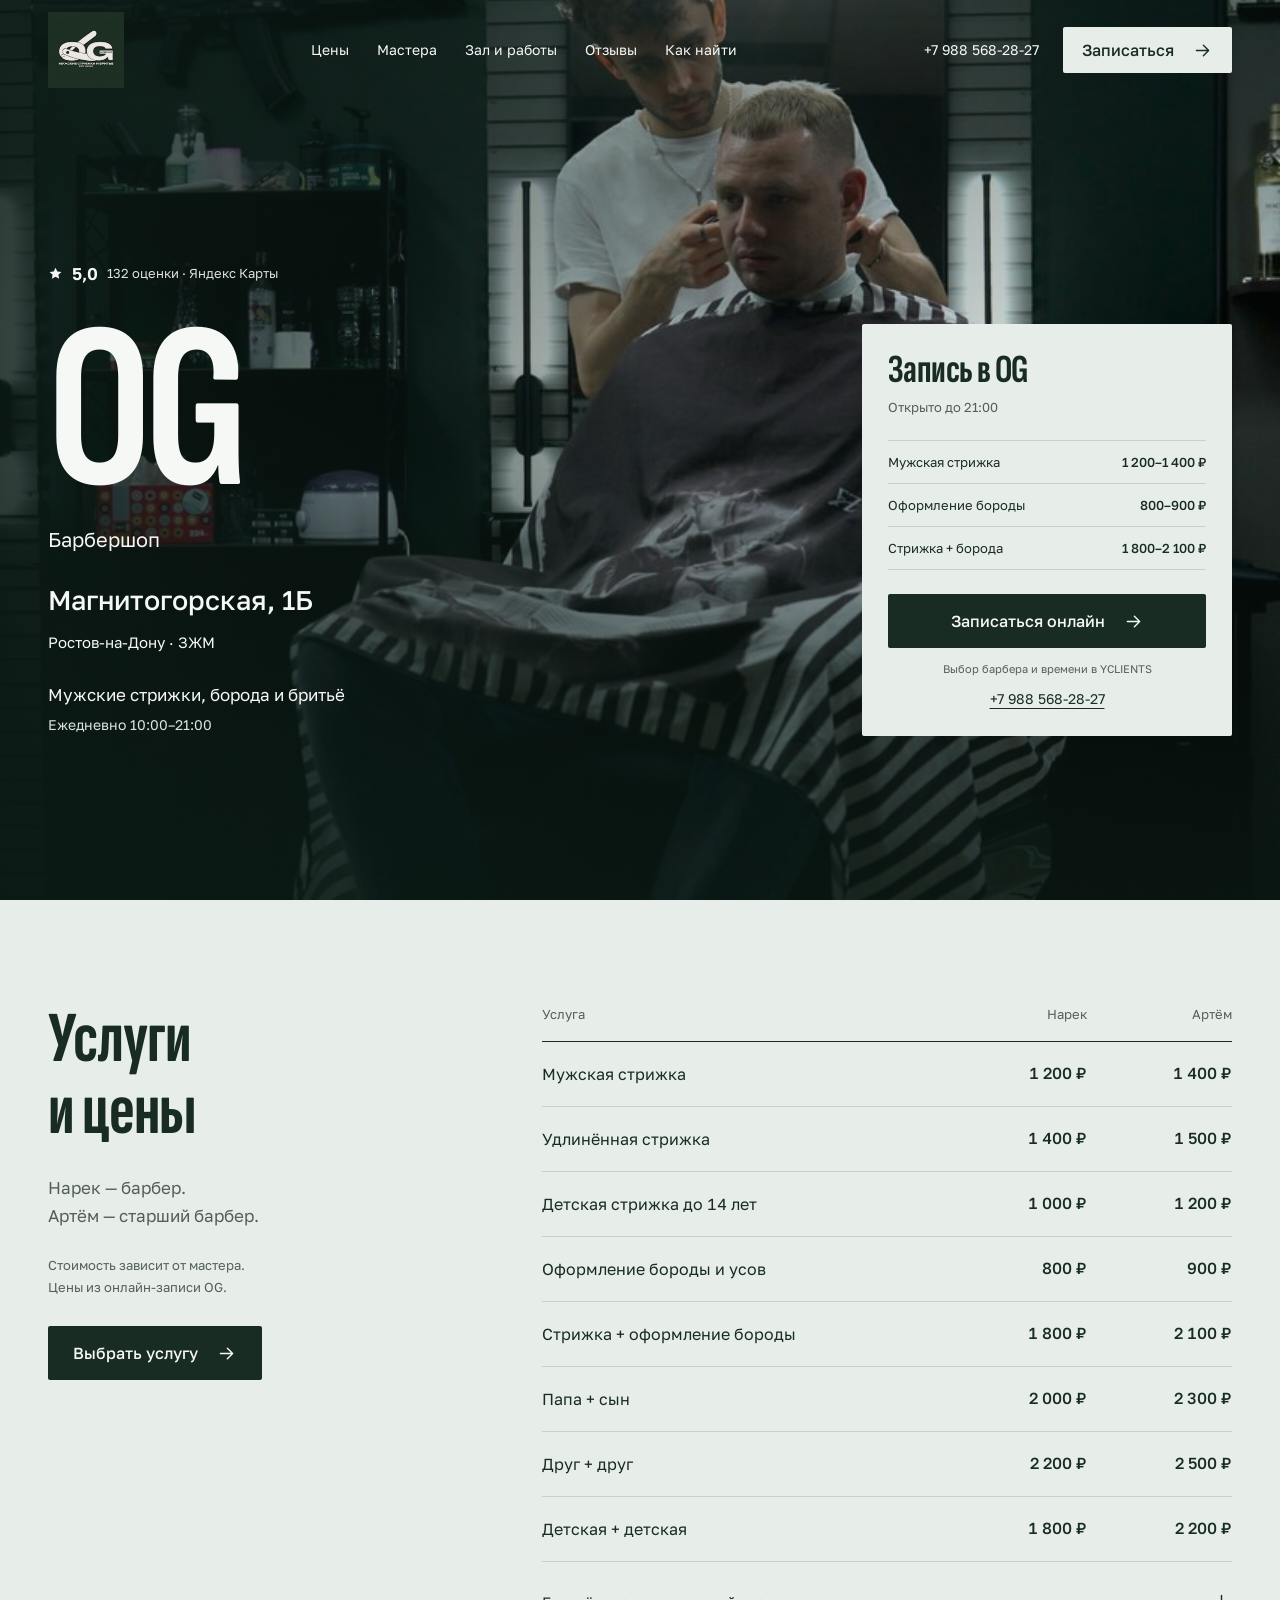
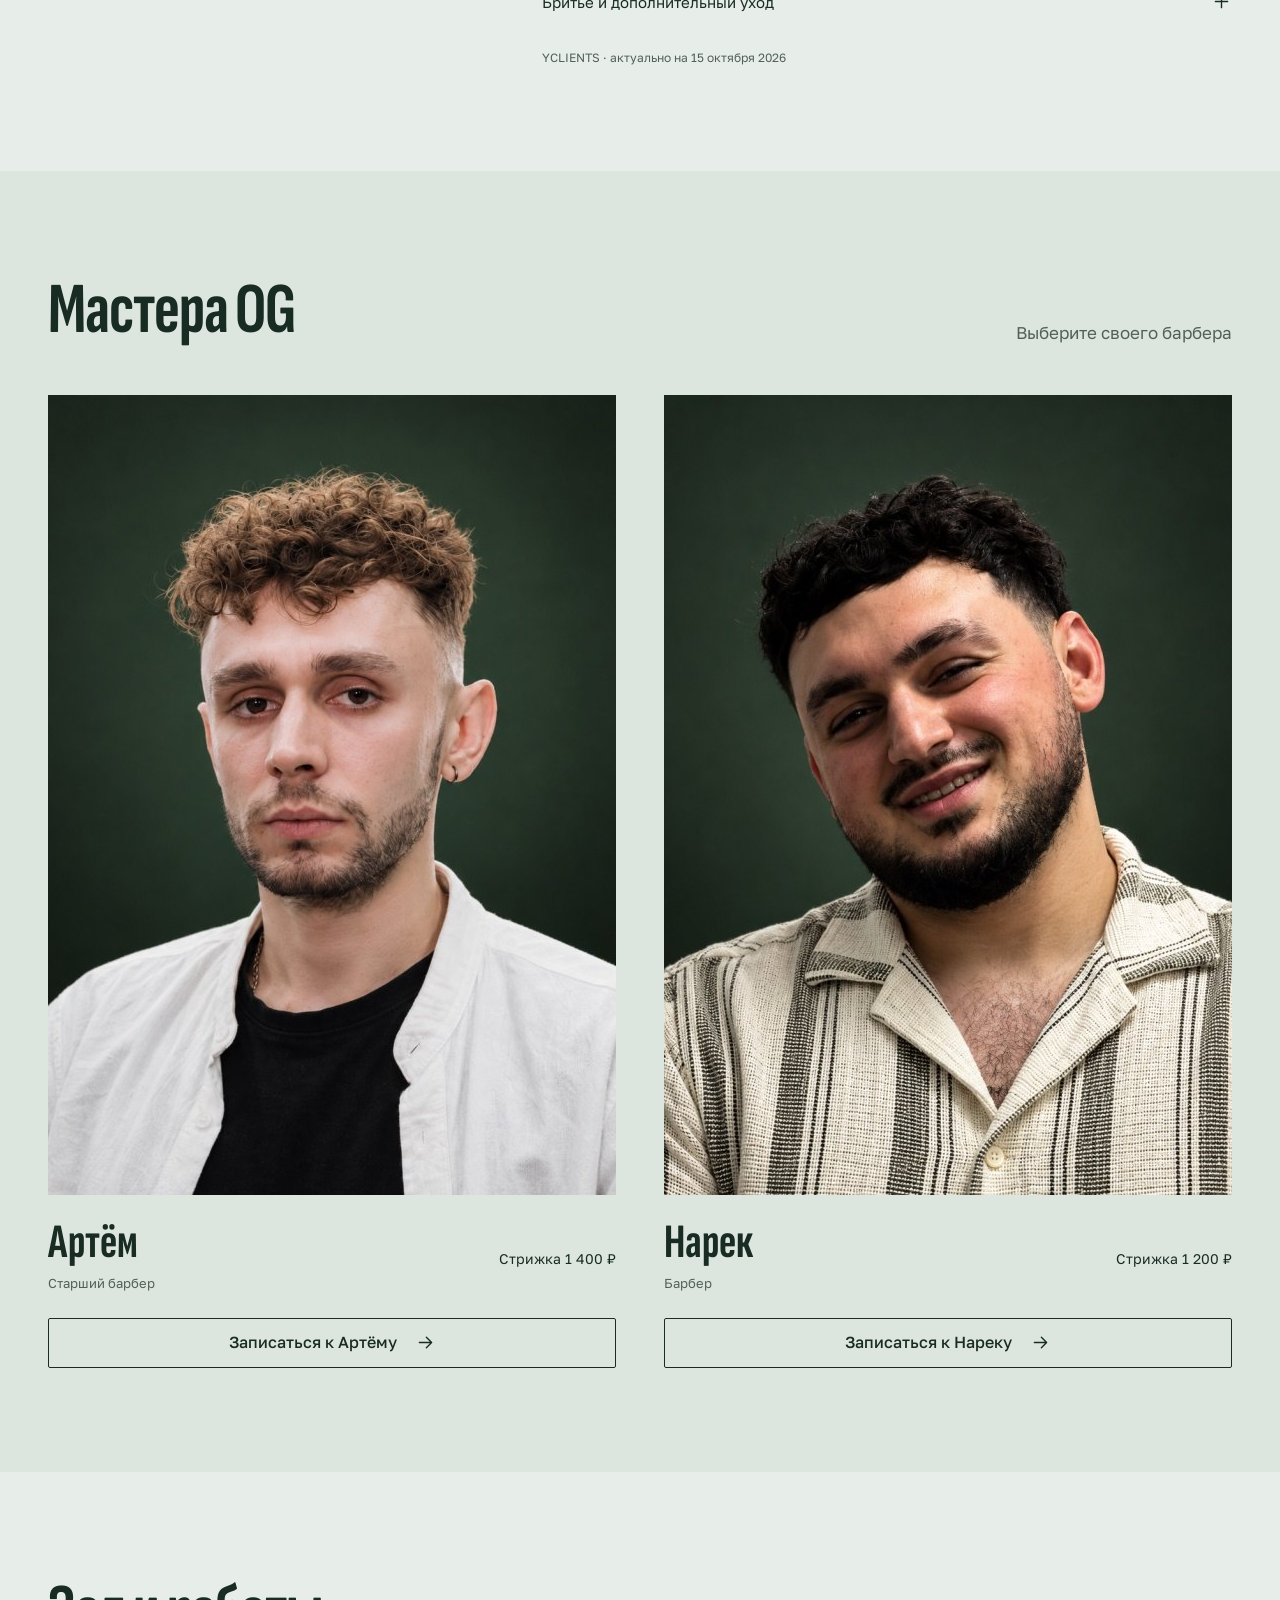
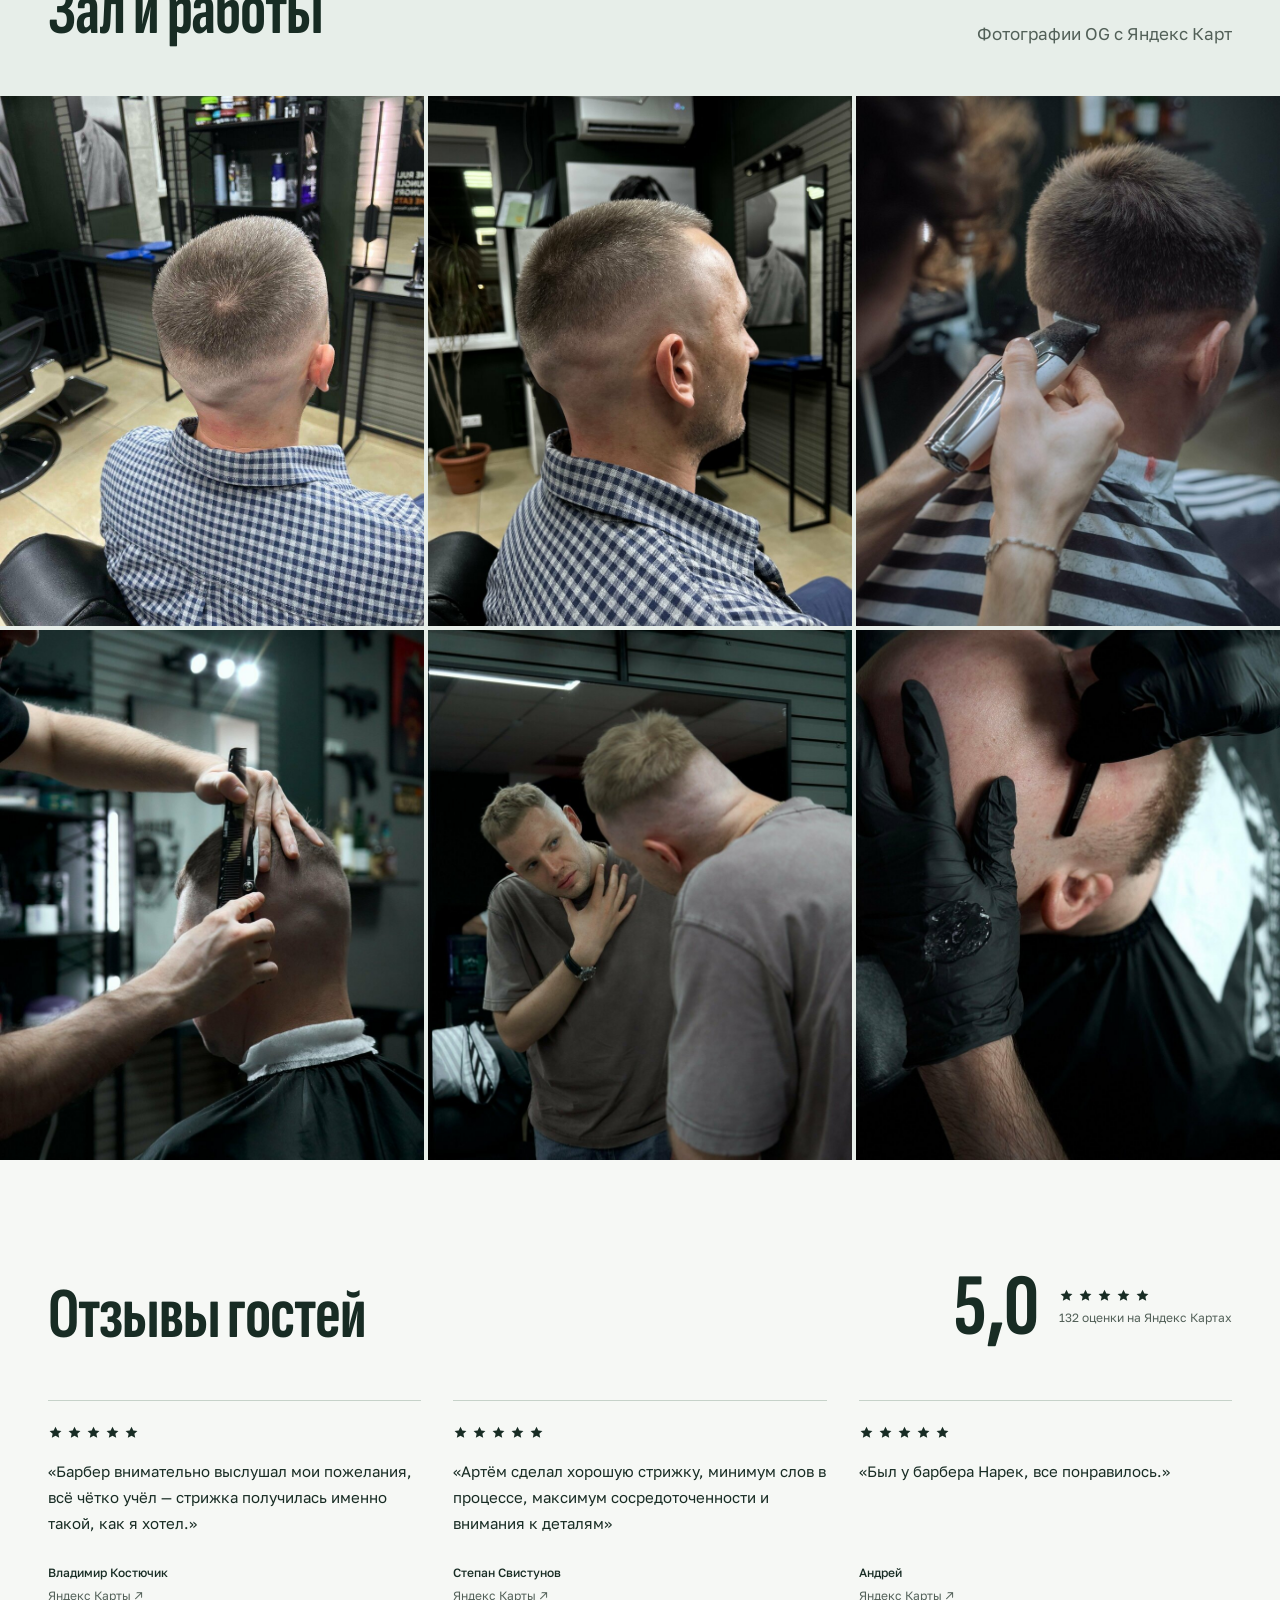
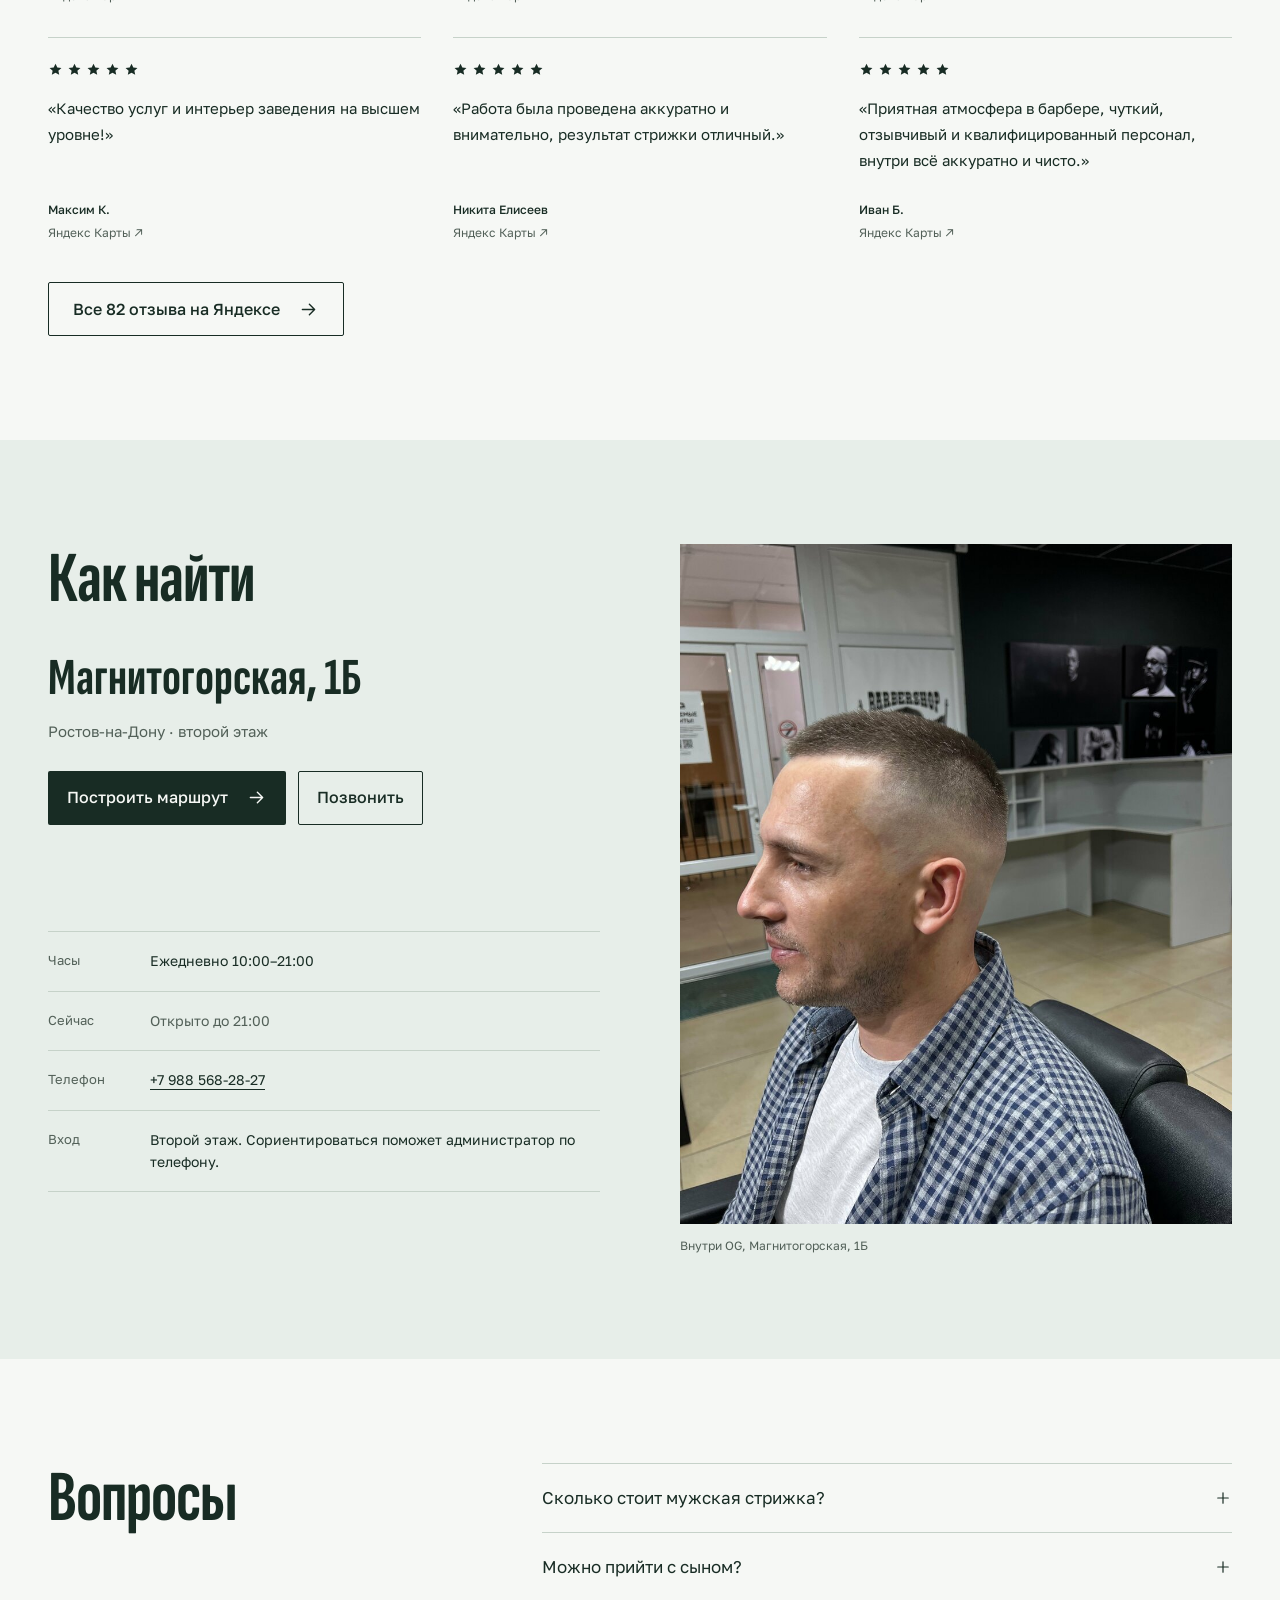
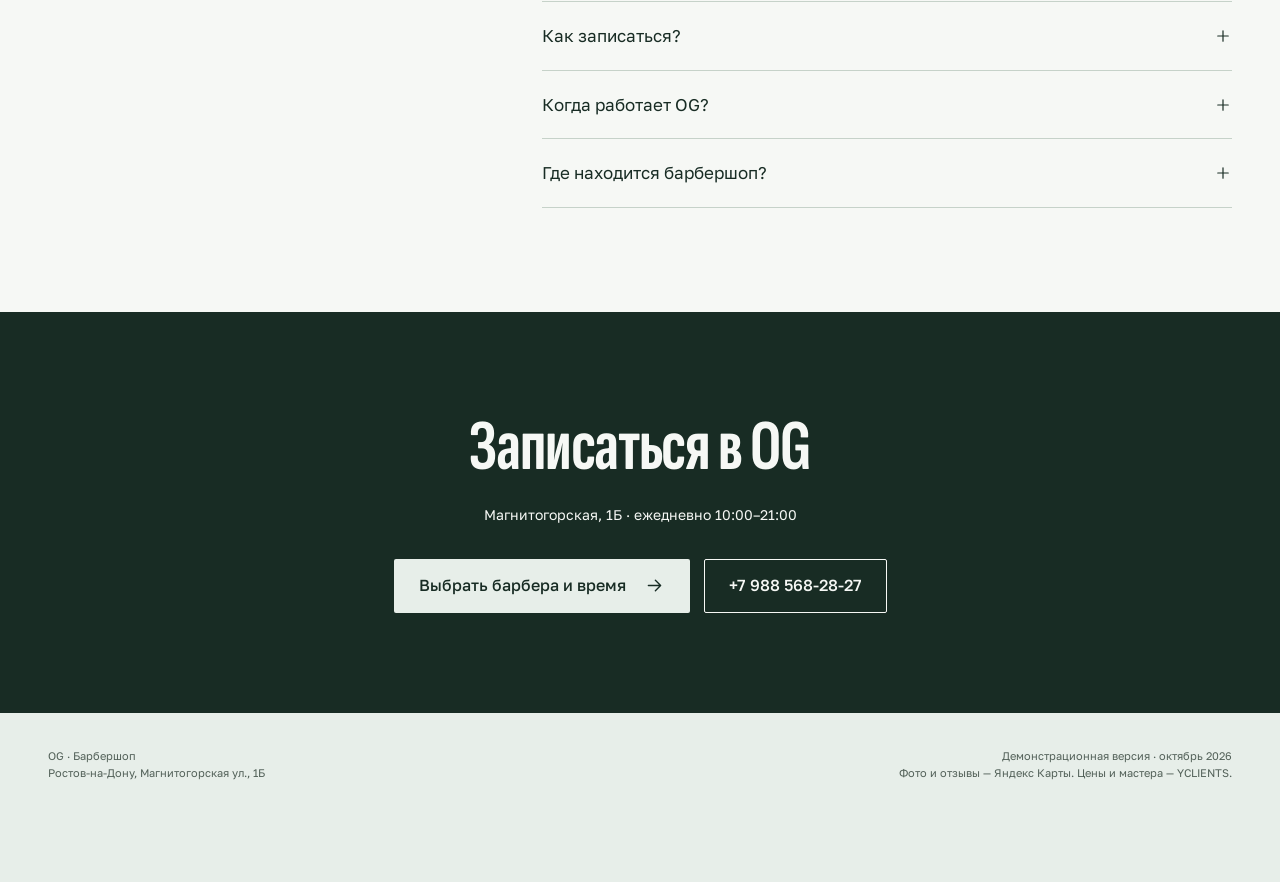
<file: og/index.html>
<!doctype html>
<html lang="ru"><head><meta charset="utf-8"><meta name="viewport" content="width=device-width,initial-scale=1,viewport-fit=cover"><meta name="robots" content="noindex, nofollow, noarchive">
<title>OG — барбершоп на Магнитогорской, 1Б · Ростов-на-Дону</title><meta name="description" content="OG: мужские стрижки, борода и бритьё. Магнитогорская, 1Б, Ростов-на-Дону. Стрижка 1 200–1 400 ₽. Ежедневно 10:00–21:00. Запись в YCLIENTS."><meta name="theme-color" content="#182c24"><meta property="og:type" content="website"><meta property="og:locale" content="ru_RU"><meta property="og:title" content="OG · Барбершоп · Ростов-на-Дону"><meta property="og:description" content="Магнитогорская, 1Б. Мужская стрижка 1 200–1 400 ₽. Ежедневно 10:00–21:00."><meta property="og:image" content="img/og.jpg"><meta property="og:image:width" content="1200"><meta property="og:image:height" content="630"><meta name="twitter:card" content="summary_large_image"><link rel="icon" href="img/logo.jpg"><link rel="preload" as="image" href="img/hero-m.jpg" media="(max-width:860px)"><link rel="stylesheet" href="fonts.css"><script type="application/ld+json">{"@context": "https://schema.org", "@graph": [{"@type": "HairSalon", "name": "OG", "telephone": "+79885682827", "image": "img/og.jpg", "address": {"@type": "PostalAddress", "streetAddress": "Магнитогорская ул., 1Б", "addressLocality": "Ростов-на-Дону", "addressRegion": "Ростовская область", "addressCountry": "RU"}, "geo": {"@type": "GeoCoordinates", "latitude": 47.195845, "longitude": 39.622705}, "openingHoursSpecification": [{"@type": "OpeningHoursSpecification", "dayOfWeek": ["Monday", "Tuesday", "Wednesday", "Thursday", "Friday", "Saturday", "Sunday"], "opens": "10:00", "closes": "21:00"}], "aggregateRating": {"@type": "AggregateRating", "ratingValue": 5, "ratingCount": 132, "reviewCount": 82, "bestRating": 5}, "sameAs": ["https://yandex.ru/maps/org/og/81948439202/"], "potentialAction": {"@type": "ReserveAction", "target": {"@type": "EntryPoint", "urlTemplate": "https://n1892907.yclients.ru/"}}, "hasOfferCatalog": {"@type": "OfferCatalog", "name": "Услуги OG", "itemListElement": [{"@type": "AggregateOffer", "lowPrice": 1200, "highPrice": 1400, "priceCurrency": "RUB", "itemOffered": {"@type": "Service", "name": "Мужская стрижка"}}, {"@type": "AggregateOffer", "lowPrice": 1400, "highPrice": 1500, "priceCurrency": "RUB", "itemOffered": {"@type": "Service", "name": "Удлинённая стрижка"}}, {"@type": "AggregateOffer", "lowPrice": 1000, "highPrice": 1200, "priceCurrency": "RUB", "itemOffered": {"@type": "Service", "name": "Детская стрижка до 14 лет"}}, {"@type": "AggregateOffer", "lowPrice": 800, "highPrice": 900, "priceCurrency": "RUB", "itemOffered": {"@type": "Service", "name": "Оформление бороды и усов"}}, {"@type": "AggregateOffer", "lowPrice": 500, "highPrice": 600, "priceCurrency": "RUB", "itemOffered": {"@type": "Service", "name": "Стрижка бороды триммером"}}, {"@type": "AggregateOffer", "lowPrice": 700, "highPrice": 800, "priceCurrency": "RUB", "itemOffered": {"@type": "Service", "name": "Бритьё бороды шейвером"}}, {"@type": "AggregateOffer", "lowPrice": 900, "highPrice": 1000, "priceCurrency": "RUB", "itemOffered": {"@type": "Service", "name": "Бритьё бороды шаветкой"}}, {"@type": "AggregateOffer", "lowPrice": 500, "highPrice": 600, "priceCurrency": "RUB", "itemOffered": {"@type": "Service", "name": "Стрижка головы триммером"}}, {"@type": "AggregateOffer", "lowPrice": 700, "highPrice": 800, "priceCurrency": "RUB", "itemOffered": {"@type": "Service", "name": "Бритьё головы шейвером"}}, {"@type": "AggregateOffer", "lowPrice": 1300, "highPrice": 1400, "priceCurrency": "RUB", "itemOffered": {"@type": "Service", "name": "Бритьё головы шаветкой"}}, {"@type": "AggregateOffer", "lowPrice": 1800, "highPrice": 2100, "priceCurrency": "RUB", "itemOffered": {"@type": "Service", "name": "Стрижка + оформление бороды"}}, {"@type": "AggregateOffer", "lowPrice": 2000, "highPrice": 2300, "priceCurrency": "RUB", "itemOffered": {"@type": "Service", "name": "Папа + сын"}}, {"@type": "AggregateOffer", "lowPrice": 2200, "highPrice": 2500, "priceCurrency": "RUB", "itemOffered": {"@type": "Service", "name": "Друг + друг"}}, {"@type": "AggregateOffer", "lowPrice": 1800, "highPrice": 2200, "priceCurrency": "RUB", "itemOffered": {"@type": "Service", "name": "Детская + детская"}}, {"@type": "AggregateOffer", "lowPrice": 700, "highPrice": 700, "priceCurrency": "RUB", "itemOffered": {"@type": "Service", "name": "Тонирование головы"}}, {"@type": "AggregateOffer", "lowPrice": 600, "highPrice": 600, "priceCurrency": "RUB", "itemOffered": {"@type": "Service", "name": "Тонирование бороды"}}, {"@type": "AggregateOffer", "lowPrice": 200, "highPrice": 200, "priceCurrency": "RUB", "itemOffered": {"@type": "Service", "name": "Коррекция бровей"}}, {"@type": "AggregateOffer", "lowPrice": 200, "highPrice": 200, "priceCurrency": "RUB", "itemOffered": {"@type": "Service", "name": "Ваксинг — 1 зона"}}, {"@type": "AggregateOffer", "lowPrice": 300, "highPrice": 300, "priceCurrency": "RUB", "itemOffered": {"@type": "Service", "name": "Ваксинг — 2 зоны"}}, {"@type": "AggregateOffer", "lowPrice": 500, "highPrice": 600, "priceCurrency": "RUB", "itemOffered": {"@type": "Service", "name": "Стрижка под одну насадку"}}, {"@type": "AggregateOffer", "lowPrice": 500, "highPrice": 600, "priceCurrency": "RUB", "itemOffered": {"@type": "Service", "name": "Окантовка стрижки / бороды"}}, {"@type": "AggregateOffer", "lowPrice": 500, "highPrice": 600, "priceCurrency": "RUB", "itemOffered": {"@type": "Service", "name": "Мытьё головы + укладка"}}]}}, {"@type": "FAQPage", "mainEntity": [{"@type": "Question", "name": "Сколько стоит мужская стрижка?", "acceptedAnswer": {"@type": "Answer", "text": "У Нарека — 1 200 ₽, у старшего барбера Артёма — 1 400 ₽. Цены зависят от выбранного мастера."}}, {"@type": "Question", "name": "Можно прийти с сыном?", "acceptedAnswer": {"@type": "Answer", "text": "Да. Есть детская стрижка до 14 лет: 1 000–1 200 ₽. Комплекс «Папа + сын» — 2 000–2 300 ₽."}}, {"@type": "Question", "name": "Как записаться?", "acceptedAnswer": {"@type": "Answer", "text": "Нажмите «Записаться»: откроется YCLIENTS. Выберите услугу, барбера, дату и время. Также можно позвонить: +7 988 568-28-27."}}, {"@type": "Question", "name": "Когда работает OG?", "acceptedAnswer": {"@type": "Answer", "text": "Ежедневно с 10:00 до 21:00. Время указано для Ростова-на-Дону."}}, {"@type": "Question", "name": "Где находится барбершоп?", "acceptedAnswer": {"@type": "Answer", "text": "Ростов-на-Дону, Магнитогорская ул., 1Б, второй этаж. Если нужна помощь со входом, позвоните администратору: +7 988 568-28-27."}}]}]}</script><style>
:root{--bg:#e7eee9;--bg2:#dce6df;--ink:#182c24;--muted:#526058;--accent:#52705f;--light:#f6f8f5;--line:#c6d2c9;--gut:48px;--max:1360px;--ease:cubic-bezier(.16,1,.3,1);--head:"Sofia Sans Extra Condensed",Impact,sans-serif;--body:"Golos Text",Arial,sans-serif}
*{box-sizing:border-box}html{scroll-behavior:smooth;scroll-padding-top:96px;-webkit-text-size-adjust:100%}body{margin:0;background:var(--bg);color:var(--ink);font:400 16px/1.6 var(--body);-webkit-font-smoothing:antialiased}h1,h2,h3,p,ul,figure,blockquote,dd,dl{margin:0}ul{padding:0;list-style:none}a{color:inherit}button{font:inherit}img{display:block;max-width:100%}.wrap{width:min(var(--max),100% - 2*var(--gut));margin:auto}.nb{white-space:nowrap}.ico{width:21px;height:21px;fill:none;stroke:currentColor;stroke-width:1.6;stroke-linecap:round;stroke-linejoin:round;flex:none}h2,h3{font-family:var(--head);font-weight:700;line-height:1}h2{font-size:72px;letter-spacing:-.015em}h3{font-size:48px}.lead{font-size:17px;color:var(--muted);line-height:1.65}.sec{padding:104px 0}.section-head{display:flex;align-items:end;justify-content:space-between;gap:24px;margin-bottom:48px}.section-head .lead{max-width:26em}:focus-visible{outline:3px solid var(--accent);outline-offset:5px}.skip{position:fixed;left:10px;top:-100px;z-index:100;background:var(--bg);padding:12px}.skip:focus{top:10px}
.btn{display:inline-flex;min-height:54px;padding:12px 24px;align-items:center;justify-content:center;gap:18px;font-weight:500;text-decoration:none;border:1px solid transparent;border-radius:2px;transition:background .2s,color .2s,transform .15s;line-height:1.3;text-align:center}.btn-main{background:var(--ink);color:var(--light)}.btn-line{border-color:currentColor;background:transparent;color:var(--ink)}.btn:active{transform:translateY(1px)}.btn .arr{transition:transform .25s var(--ease)}
.top{position:absolute;inset:0 0 auto;z-index:40;color:var(--light)}.top .wrap{height:100px;display:flex;align-items:center;justify-content:space-between;gap:28px}.brand{display:block;width:76px;height:76px}.brand img{width:100%;height:100%;object-fit:cover}.nav{display:flex;gap:28px;font-size:14px}.nav a{padding:10px 0;text-decoration:none}.top-r{display:flex;gap:24px;align-items:center}.top-tel{font-size:14px;text-decoration:none;white-space:nowrap}.top .btn{min-height:46px;background:var(--bg);color:var(--ink);padding:10px 18px}
.hero{position:relative;isolation:isolate;min-height:max(780px,100svh);padding:160px 0 64px;display:flex;background:var(--ink);color:var(--light)}.hero-bg{position:absolute;inset:0;width:100%;height:100%;object-fit:cover;object-position:62% 45%;z-index:-2}.hero:before{content:"";position:absolute;inset:0;z-index:-1;background:linear-gradient(90deg,rgba(12,27,22,.83),rgba(12,27,22,.28) 52%,rgba(12,27,22,.12)),linear-gradient(0deg,rgba(12,27,22,.70),transparent 60%,rgba(12,27,22,.3))}.hero-grid{display:grid;grid-template-columns:1fr 370px;align-items:end;gap:64px}.rating{display:inline-flex;align-items:center;gap:9px;font-size:13px;text-decoration:none}.rating svg{width:15px;height:15px;fill:currentColor}.rating b{font-weight:600;font-size:17px}.rating span{opacity:.9}.intro h1{font-family:var(--head);font-size:238px;font-weight:700;line-height:.77;letter-spacing:-.025em;margin:32px 0 28px}.intro h1 span{font-family:var(--body);font-size:20px;display:block;letter-spacing:0;font-weight:400;line-height:1.5;margin-top:20px}.hero-address{font-size:27px;line-height:1.4;font-weight:500}.hero-address>span:not(.nb){font-size:15px;font-weight:400}.sub{font-size:17px;margin-top:24px}.hours{margin-top:5px;font-size:14px;color:#dce6df}
.book{background:var(--bg);color:var(--ink);padding:26px;border-radius:2px}.book-h{display:flex;flex-direction:column;gap:7px}.book h2{font-size:40px}.js-status{font-size:13px;color:var(--muted)}.book .tiles{margin:22px 0 24px}.tiles li{display:flex;justify-content:space-between;gap:16px;border-bottom:1px solid var(--line);padding:12px 0;line-height:1.4;font-size:13px}.tiles li:first-child{border-top:1px solid var(--line)}.tiles b{font-weight:500;white-space:nowrap}.book>.btn{width:100%}.book-n{text-align:center;font-size:11px;margin-top:12px;color:var(--muted)}.book-phone{display:block;text-align:center;font-size:14px;text-underline-offset:4px;margin-top:10px}
.prices-grid{display:grid;grid-template-columns:4fr 7fr;gap:100px;align-items:start}.prices-side{position:sticky;top:42px}.prices-side .lead{margin-top:26px}.price-note{font-size:13px;line-height:1.7;color:var(--muted);margin-top:24px}.prices-side .btn{margin-top:28px}table{border-collapse:collapse;width:100%;table-layout:fixed;font-variant-numeric:tabular-nums}thead th{font-weight:400;color:var(--muted);font-size:13px;border-bottom:1px solid var(--ink);padding:0 0 16px}thead th:first-child{text-align:left;width:58%}thead th:not(:first-child){text-align:right}tbody th{font-weight:400;text-align:left;font-size:16px;line-height:1.5;padding:20px 10px 20px 0}tbody td{font-size:16px;text-align:right;font-weight:500;white-space:nowrap}tbody tr{border-bottom:1px solid var(--line)}.pnote{margin-top:18px;font-size:12px;color:var(--muted)}summary{list-style:none;cursor:pointer}summary::-webkit-details-marker{display:none}.more-prices{margin-top:28px}.more-prices>summary{display:flex;justify-content:space-between;align-items:center;gap:20px;font-size:15px;padding-bottom:16px}.more-prices[open]>summary{margin-bottom:16px}.more-prices[open] .ico{transform:rotate(45deg)}
.masters{background:var(--bg2)}.mgrid{display:grid;grid-template-columns:1fr 1fr;gap:48px}.mgrid>li{min-width:0}.mgrid>li>img{width:100%;aspect-ratio:1.2;object-fit:cover;object-position:center 38%}.master-info{display:flex;align-items:center;justify-content:space-between;gap:20px;margin:24px 0}.master-info p{font-size:13px;color:var(--muted);margin-top:6px}.master-info .master-price{color:var(--ink);font-size:14px;white-space:nowrap}.mgrid .btn{min-height:50px;width:100%}
.works{padding-top:104px}.wgrid{display:grid;grid-template-columns:repeat(3,minmax(0,1fr));gap:4px}.photo{display:block;border:0;padding:0;cursor:zoom-in;background:var(--bg2);overflow:hidden;aspect-ratio:4/5}.photo img{width:100%;height:100%;object-fit:cover;transition:transform .7s var(--ease)}.reviews{background:var(--light)}.review-score{display:flex;align-items:center;gap:20px;text-decoration:none}.review-score strong{font-family:var(--head);font-size:88px;line-height:1}.review-score>span{font-size:12px;color:var(--muted)}.stars{display:inline-flex;gap:4px;color:var(--ink)}.stars svg{width:15px;height:15px;fill:currentColor}.rgrid{display:grid;grid-template-columns:repeat(3,minmax(0,1fr));gap:32px}.rcard{border-top:1px solid var(--line);padding-top:24px;display:flex;flex-direction:column}.rcard blockquote{font-size:15px;line-height:1.75;margin-top:18px;flex:1}.rcard figcaption{margin-top:26px;font-size:12px;display:flex;flex-direction:column;gap:4px}.rcard figcaption b{font-weight:500}.rcard figcaption a{color:var(--muted);text-decoration:none}.reviews-more{margin-top:40px}
.find-grid{display:grid;grid-template-columns:1fr 1fr;grid-template-areas:"main ph" "dl ph";gap:44px 80px;align-items:start}.find-main{grid-area:main}.addr{font-family:var(--head);font-size:52px;line-height:1.05;margin-top:36px;font-weight:700}.addr small{display:block;font:400 15px/1.6 var(--body);margin-top:12px;color:var(--muted)}.find-btns{display:flex;flex-wrap:wrap;gap:12px;margin-top:28px}.find-btns .btn{padding-inline:18px}.find-ph{grid-area:ph}.find-ph img{width:100%;max-height:680px;object-fit:cover;object-position:center 60%}.find-ph figcaption{color:var(--muted);font-size:12px;margin-top:12px}.dl{grid-area:dl}.dl>div{display:grid;grid-template-columns:90px 1fr;gap:12px;padding:18px 0;border-bottom:1px solid var(--line)}.dl>div:first-child{border-top:1px solid var(--line)}.dl dt{font-size:13px;color:var(--muted)}.dl dd{font-size:14px}.dl dd .js-status{font-size:14px}.dl a{text-underline-offset:4px}.faq{background:var(--light)}.faq-grid{display:grid;grid-template-columns:4fr 7fr;gap:100px}.qa details{border-bottom:1px solid var(--line)}.qa details:first-child{border-top:1px solid var(--line)}.qa summary{padding:22px 0;display:flex;align-items:center;justify-content:space-between;gap:30px;font-size:17px;line-height:1.4}.qa summary svg{width:18px;height:18px;transition:transform .2s}.qa details[open] summary svg{transform:rotate(45deg)}.qa p{color:var(--muted);font-size:15px;padding:0 30px 24px 0}.final{text-align:center;background:var(--ink);color:var(--light);padding:100px 0}.final p{margin-top:20px;font-size:14px}.final-btns{display:flex;justify-content:center;flex-wrap:wrap;gap:14px;margin-top:32px}.final .btn-main{background:var(--bg);color:var(--ink)}.final .btn-line{color:var(--light)}.foot{padding:34px 0 100px;font-size:11px;color:var(--muted)}.foot .wrap{display:flex;justify-content:space-between;gap:30px}.foot p:last-child{text-align:right}.sticky{position:fixed;bottom:calc(14px + env(safe-area-inset-bottom));left:50%;width:min(580px,calc(100% - 24px));z-index:50;background:var(--bg);color:var(--ink);padding:10px 10px 10px 20px;display:flex;align-items:center;justify-content:space-between;gap:20px;border:1px solid var(--line);border-radius:2px;transform:translate(-50%,180%);visibility:hidden;transition:transform .3s var(--ease),visibility .3s}.sticky.show{transform:translate(-50%,0);visibility:visible}.sticky p{display:flex;flex-direction:column;font-size:13px;line-height:1.5}.sticky b{font-weight:500}.sticky .btn{min-height:48px}.sticky p span{font-size:12px}
dialog{padding:48px 20px 20px;border:0;max-width:min(100% - 24px,1100px);max-height:94dvh;background:var(--ink);color:var(--light);overflow:auto}dialog::backdrop{background:rgba(7,15,11,.92)}dialog>img{max-height:77dvh;margin:auto;object-fit:contain}dialog>p{font-size:12px;text-align:center;margin-top:12px}#close-photo{position:absolute;right:12px;top:6px;display:flex;align-items:center;gap:10px;border:0;background:none;color:var(--light);cursor:pointer;padding:8px}.reveal{opacity:0;transform:translateY(22px);transition:opacity .7s var(--ease),transform .7s var(--ease)}.reveal.in{opacity:1;transform:none}
@media(hover:hover){.btn-main:hover{background:var(--accent);color:var(--light)}.btn-line:hover{background:var(--ink);color:var(--light)}.btn:hover .arr{transform:translateX(4px)}.nav a:hover{text-decoration:underline;text-underline-offset:7px}.photo:hover img{transform:scale(1.035)}.qa summary:hover,.more-prices summary:hover{color:var(--accent)}.final .btn:hover,.top .btn:hover{background:#b8cdbf;color:var(--ink)}.rcard a:hover{text-decoration:underline}}
@media(max-width:1100px){:root{--gut:32px}.nav{display:none}.hero-grid{gap:40px;grid-template-columns:1fr 350px}.prices-grid,.faq-grid{gap:48px}.rgrid{gap:24px}.find-grid{gap:40px}}
@media(max-width:860px){:root{--gut:20px}html{scroll-padding-top:24px}.top .wrap{height:78px}.brand{height:64px;width:64px}.top .btn{min-height:42px;font-size:13px;padding-inline:14px}.top .btn svg{width:17px}.top-tel{display:none}.hero{display:block;min-height:0;padding:0 0 32px;background:var(--ink)}.hero-bg{height:500px;object-position:50% 31%}.hero:before{background:linear-gradient(180deg,rgba(12,27,22,.25),transparent 140px,rgba(24,44,36,.15) 220px,#182c24 490px)}.hero-grid{display:block;padding-top:242px}.intro h1{font-size:130px;margin:20px 0 18px;line-height:.76}.intro h1 span{font-size:16px;margin-top:12px}.rating{gap:7px;font-size:11px}.rating b{font-size:15px}.rating svg{width:13px;height:13px}.hero-address{font-size:22px}.hero-address>span:not(.nb){font-size:13px}.sub{font-size:14px;margin-top:16px}.hours{font-size:12px;margin-top:4px}.book{margin-top:25px;padding:20px}.book-h{flex-direction:row;align-items:baseline;justify-content:space-between;gap:12px}.book h2{font-size:29px}.book .js-status{font-size:10px}.book .tiles{margin:14px 0 16px}.tiles li{font-size:12px;padding:10px 0}.book>.btn{min-height:52px}.book-n{font-size:10px;margin-top:10px}.book-phone{font-size:12px;margin-top:8px}.sec{padding:68px 0}h2{font-size:52px}h3{font-size:38px}.section-head{display:block;margin-bottom:30px}.section-head .lead{margin-top:12px}.lead{font-size:15px}.prices-grid,.faq-grid{display:block}.prices-side{position:static;margin-bottom:36px}.prices-side h2 br{display:none}.prices-side h2 br:after{content:" "}.prices-side .lead{margin-top:18px}.price-note{font-size:12px;margin-top:16px}.prices-side .btn{margin-top:22px}.price-scroll{width:100%}thead th:first-child{width:54%}thead th{font-size:12px}tbody th{font-size:13px;padding:17px 8px 17px 0;line-height:1.5}tbody td{font-size:12px}.more-prices>summary{font-size:13px}.mgrid{gap:36px;grid-template-columns:1fr}.mgrid>li>img{aspect-ratio:1.15;object-position:center 36%}.master-info{margin:20px 0}.master-info p{font-size:12px}.master-info .master-price{font-size:12px}.mgrid .btn{font-size:14px}.works{padding-top:68px}.wgrid{grid-template-columns:repeat(2,minmax(0,1fr));gap:3px}.photo{aspect-ratio:3/4}.review-score{margin-top:22px;gap:16px}.review-score strong{font-size:68px}.rgrid{display:flex;overflow-x:auto;scroll-snap-type:x mandatory;scrollbar-width:thin;gap:22px;padding:0 20px 18px;margin-inline:-20px}.rcard{flex:0 0 85%;scroll-snap-align:start;padding-top:20px}.rcard blockquote{font-size:14px}.rcard figcaption{font-size:12px}.reviews-more{margin-top:26px}.reviews-more .btn{width:100%;font-size:13px;padding-inline:12px}.find-grid{grid-template-columns:1fr;grid-template-areas:"main" "ph" "dl";gap:30px}.addr{font-size:42px;margin-top:22px}.addr small{font-size:14px}.find-btns{gap:10px}.find-btns .btn{font-size:13px;padding-inline:14px;flex:1}.find-ph{margin-inline:-20px}.find-ph img{max-height:420px;width:100%;object-position:center 53%}.find-ph figcaption{padding-inline:20px;font-size:11px}.dl>div{grid-template-columns:68px 1fr}.dl dt{font-size:12px}.dl dd{font-size:13px}.faq h2{margin-bottom:30px}.qa summary{font-size:15px;padding-block:20px;gap:18px}.qa p{font-size:14px;padding-right:0}.final{padding:68px 0}.final h2{font-size:48px}.final p{font-size:12px;max-width:27em;margin-inline:auto}.final-btns{display:grid;gap:12px}.final-btns .btn{font-size:14px}.foot .wrap{display:block}.foot p:last-child{text-align:left;margin-top:16px}.sticky{padding:8px 8px 8px 16px;gap:12px}.sticky .btn{padding-inline:18px;font-size:14px;min-height:46px}.sticky .btn svg{display:none}dialog{width:calc(100% - 20px);max-width:none;padding-inline:8px}}
@media(prefers-reduced-motion:reduce){html{scroll-behavior:auto}*,*:before,*:after{transition:none!important;animation:none!important}.reveal{opacity:1;transform:none}}
</style></head><body><svg width="0" height="0" style="position:absolute" aria-hidden="true">
  <symbol id="i-star" viewBox="0 0 24 24"><path d="M12 2.6l2.9 6 6.6.8-4.9 4.6 1.3 6.5L12 17.3l-5.9 3.2 1.3-6.5L2.5 9.4l6.6-.8z"/></symbol>
  <symbol id="i-arr" viewBox="0 0 24 24"><path d="M5 12h14M13 6l6 6-6 6"/></symbol>
  <symbol id="i-clock" viewBox="0 0 24 24"><circle cx="12" cy="12" r="9"/><path d="M12 7v5l3 2"/></symbol>
  <symbol id="i-drop" viewBox="0 0 24 24"><path d="M12 21a6.5 6.5 0 0 0 6.5-6.5c0-4-6.5-11.5-6.5-11.5S5.5 10.5 5.5 14.5A6.5 6.5 0 0 0 12 21z"/></symbol>
  <symbol id="i-phone" viewBox="0 0 24 24"><path d="M21 16.5v3a2 2 0 0 1-2.2 2A19.5 19.5 0 0 1 2.5 5.2 2 2 0 0 1 4.5 3h3a2 2 0 0 1 2 1.7c.1.9.4 1.8.7 2.7a2 2 0 0 1-.5 2.1L8.4 10.8a16 16 0 0 0 4.8 4.8l1.3-1.3a2 2 0 0 1 2.1-.5c.9.3 1.8.6 2.7.7a2 2 0 0 1 1.7 2z"/></symbol>
  <symbol id="i-pin" viewBox="0 0 24 24"><path d="M19 10c0 6-7 11-7 11s-7-5-7-11a7 7 0 0 1 14 0z"/><circle cx="12" cy="10" r="2.5"/></symbol>
  <symbol id="i-ext" viewBox="0 0 24 24"><path d="M14 4h6v6M20 4l-9 9M18 14v5a1 1 0 0 1-1 1H5a1 1 0 0 1-1-1V7a1 1 0 0 1 1-1h5"/></symbol>
  <symbol id="i-send" viewBox="0 0 24 24"><path d="M21.5 3.5 2.8 10.7c-.8.3-.8 1.4 0 1.7l4.7 1.6 1.8 5.6c.2.7 1.1.9 1.6.4l2.7-2.6 4.6 3.4c.6.4 1.4.1 1.6-.6L22.9 4.8c.2-.9-.6-1.6-1.4-1.3z"/><path d="m7.5 14 10-7.5"/></symbol>
  <symbol id="i-plus" viewBox="0 0 24 24"><path d="M12 5v14M5 12h14"/></symbol>
  <symbol id="i-x" viewBox="0 0 24 24"><path d="M6 6l12 12M18 6 6 18"/></symbol>
</svg><a class="skip" href="#prices">К услугам и ценам</a>
<header class="top" id="topbar"><div class="wrap"><a class="brand" href="#top" aria-label="OG — наверх"><img src="img/logo.jpg" alt="OG — мужские стрижки и бритьё" width="72" height="72"></a><nav class="nav" aria-label="Разделы сайта"><a href="#prices">Цены</a><a href="#masters">Мастера</a><a href="#works">Зал и работы</a><a href="#reviews">Отзывы</a><a href="#find">Как найти</a></nav><div class="top-r"><a class="top-tel" href="tel:+79885682827">+7 988 568-28-27</a><a class="btn btn-main" data-book href="https://n1892907.yclients.ru/" target="_blank" rel="noopener">Записаться<svg class="ico arr" aria-hidden="true"><use href="#i-arr"/></svg></a></div></div></header>
<main><section class="hero" id="top"><picture><source media="(max-width:860px)" srcset="img/hero-m.jpg"><img class="hero-bg" src="img/hero.jpg" alt="Артём стрижёт клиента в OG: тёмные стены, прямоугольный свет и зеркала" width="1280" height="854" fetchpriority="high"></picture><div class="wrap hero-grid"><div class="intro"><a class="rating" href="https://yandex.ru/maps/org/og/81948439202/reviews/" target="_blank" rel="noopener"><svg aria-hidden="true"><use href="#i-star"/></svg><b>5,0</b><span>132 оценки · Яндекс Карты</span></a><h1>OG<span>Барбершоп</span></h1><p class="hero-address">Магнитогорская, <span class="nb">1Б</span><br><span>Ростов-на-Дону · ЗЖМ</span></p><p class="sub">Мужские стрижки, борода и бритьё</p><p class="hours">Ежедневно 10:00–21:00</p></div>
<aside class="book" id="book" aria-labelledby="book-t"><div class="book-h"><h2 id="book-t">Запись в OG</h2><span class="js-status">10:00–21:00</span></div><ul class="tiles"><li><span>Мужская стрижка</span><b>1 200–1 400 ₽</b></li><li><span>Оформление бороды</span><b>800–900 ₽</b></li><li><span>Стрижка + борода</span><b>1 800–2 100 ₽</b></li></ul><a class="btn btn-main" data-book href="https://n1892907.yclients.ru/" target="_blank" rel="noopener">Записаться онлайн<svg class="ico arr" aria-hidden="true"><use href="#i-arr"/></svg></a><p class="book-n">Выбор барбера и времени в YCLIENTS</p><a class="book-phone" href="tel:+79885682827">+7 988 568-28-27</a></aside></div></section>
<section class="sec prices" id="prices"><div class="wrap prices-grid"><div class="prices-side"><h2>Услуги<br>и цены</h2><p class="lead">Нарек — барбер.<br>Артём — старший барбер.</p><p class="price-note">Стоимость зависит от мастера.<br>Цены из онлайн-записи OG.</p><a class="btn btn-main" data-book href="https://n1892907.yclients.ru/" target="_blank" rel="noopener">Выбрать услугу<svg class="ico arr" aria-hidden="true"><use href="#i-arr"/></svg></a></div><div><div class="price-scroll"><table><thead><tr><th scope="col">Услуга</th><th scope="col">Нарек</th><th scope="col">Артём</th></tr></thead><tbody><tr><th scope="row">Мужская стрижка</th><td>1 200 ₽</td><td>1 400 ₽</td></tr><tr><th scope="row">Удлинённая стрижка</th><td>1 400 ₽</td><td>1 500 ₽</td></tr><tr><th scope="row">Детская стрижка до 14 лет</th><td>1 000 ₽</td><td>1 200 ₽</td></tr><tr><th scope="row">Оформление бороды и усов</th><td>800 ₽</td><td>900 ₽</td></tr><tr><th scope="row">Стрижка + оформление бороды</th><td>1 800 ₽</td><td>2 100 ₽</td></tr><tr><th scope="row">Папа + сын</th><td>2 000 ₽</td><td>2 300 ₽</td></tr><tr><th scope="row">Друг + друг</th><td>2 200 ₽</td><td>2 500 ₽</td></tr><tr><th scope="row">Детская + детская</th><td>1 800 ₽</td><td>2 200 ₽</td></tr></tbody></table></div><details class="more-prices"><summary>Бритьё и дополнительный уход <svg class="ico"><use href="#i-plus"/></svg></summary><div class="price-scroll"><table><thead><tr><th scope="col">Услуга</th><th scope="col">Нарек</th><th scope="col">Артём</th></tr></thead><tbody><tr><th scope="row">Стрижка бороды триммером</th><td>500 ₽</td><td>600 ₽</td></tr><tr><th scope="row">Бритьё бороды шейвером</th><td>700 ₽</td><td>800 ₽</td></tr><tr><th scope="row">Бритьё бороды шаветкой</th><td>900 ₽</td><td>1 000 ₽</td></tr><tr><th scope="row">Стрижка головы триммером</th><td>500 ₽</td><td>600 ₽</td></tr><tr><th scope="row">Бритьё головы шейвером</th><td>700 ₽</td><td>800 ₽</td></tr><tr><th scope="row">Бритьё головы шаветкой</th><td>1 300 ₽</td><td>1 400 ₽</td></tr><tr><th scope="row">Тонирование головы</th><td>700 ₽</td><td>700 ₽</td></tr><tr><th scope="row">Тонирование бороды</th><td>600 ₽</td><td>600 ₽</td></tr><tr><th scope="row">Коррекция бровей</th><td>200 ₽</td><td>200 ₽</td></tr><tr><th scope="row">Ваксинг — 1 зона</th><td>200 ₽</td><td>200 ₽</td></tr><tr><th scope="row">Ваксинг — 2 зоны</th><td>300 ₽</td><td>300 ₽</td></tr><tr><th scope="row">Стрижка под одну насадку</th><td>500 ₽</td><td>600 ₽</td></tr><tr><th scope="row">Окантовка стрижки / бороды</th><td>500 ₽</td><td>600 ₽</td></tr><tr><th scope="row">Мытьё головы + укладка</th><td>500 ₽</td><td>600 ₽</td></tr></tbody></table></div></details><p class="pnote">YCLIENTS · актуально на 15 октября 2026</p></div></div></section>
<section class="sec masters" id="masters"><div class="wrap"><div class="section-head"><h2>Мастера OG</h2><p class="lead">Выберите своего барбера</p></div><ul class="mgrid"><li><img src="img/artem.jpg" alt="Артём, старший барбер OG" width="800" height="800" loading="lazy"><div class="master-info"><div><h3>Артём</h3><p>Старший барбер</p></div><p class="master-price">Стрижка 1 400 ₽</p></div><a class="btn btn-line" data-book href="https://n1892907.yclients.ru/company/1673289/personal/select-services?o=m6108402" target="_blank" rel="noopener">Записаться к Артёму<svg class="ico arr" aria-hidden="true"><use href="#i-arr"/></svg></a></li><li><img src="img/narek.jpg" alt="Нарек, барбер OG" width="800" height="800" loading="lazy"><div class="master-info"><div><h3>Нарек</h3><p>Барбер</p></div><p class="master-price">Стрижка 1 200 ₽</p></div><a class="btn btn-line" data-book href="https://n1892907.yclients.ru/company/1673289/personal/select-services?o=m5899011" target="_blank" rel="noopener">Записаться к Нареку<svg class="ico arr" aria-hidden="true"><use href="#i-arr"/></svg></a></li></ul></div></section>
<section class="works" id="works"><div class="wrap section-head"><h2>Зал и работы</h2><p class="lead">Фотографии OG с Яндекс Карт</p></div><div class="wgrid"><button class="photo" data-photo="img/work-1.jpg" aria-label="Открыть фото: Готовая короткая стрижка, вид сзади"><img src="img/work-1.jpg" alt="Готовая короткая стрижка, вид сзади" width="854" height="1280" loading="lazy"></button><button class="photo" data-photo="img/work-2.jpg" aria-label="Открыть фото: Короткая стрижка с переходом, профиль"><img src="img/work-2.jpg" alt="Короткая стрижка с переходом, профиль" width="854" height="1280" loading="lazy"></button><button class="photo" data-photo="img/work-3.jpg" aria-label="Открыть фото: Мастер выполняет переход машинкой"><img src="img/work-3.jpg" alt="Мастер выполняет переход машинкой" width="854" height="1280" loading="lazy"></button><button class="photo" data-photo="img/work-4.jpg" aria-label="Открыть фото: Работа ножницами в OG"><img src="img/work-4.jpg" alt="Работа ножницами в OG" width="854" height="1280" loading="lazy"></button><button class="photo" data-photo="img/work-5.jpg" aria-label="Открыть фото: Артём стрижёт клиента в зале OG"><img src="img/work-5.jpg" alt="Артём стрижёт клиента в зале OG" width="854" height="1280" loading="lazy"></button><button class="photo" data-photo="img/work-6.jpg" aria-label="Открыть фото: Оформление бороды, крупный план"><img src="img/work-6.jpg" alt="Оформление бороды, крупный план" width="854" height="1280" loading="lazy"></button></div></section>
<section class="sec reviews" id="reviews"><div class="wrap"><div class="section-head"><h2>Отзывы гостей</h2><a href="https://yandex.ru/maps/org/og/81948439202/reviews/" class="review-score" target="_blank" rel="noopener"><strong>5,0</strong><span><span class="stars"><svg aria-hidden="true"><use href="#i-star"/></svg><svg aria-hidden="true"><use href="#i-star"/></svg><svg aria-hidden="true"><use href="#i-star"/></svg><svg aria-hidden="true"><use href="#i-star"/></svg><svg aria-hidden="true"><use href="#i-star"/></svg></span><br>132 оценки на Яндекс Картах</span></a></div><div class="rgrid"><figure class="rcard"><span class="stars"><svg aria-hidden="true"><use href="#i-star"/></svg><svg aria-hidden="true"><use href="#i-star"/></svg><svg aria-hidden="true"><use href="#i-star"/></svg><svg aria-hidden="true"><use href="#i-star"/></svg><svg aria-hidden="true"><use href="#i-star"/></svg></span><blockquote>«Барбер внимательно выслушал мои пожелания, всё чётко учёл — стрижка получилась именно такой, как я хотел.»</blockquote><figcaption><b>Владимир Костючик</b><a href="https://yandex.ru/maps/org/og/81948439202/reviews/?reviewId=KDHLa9t32knHABkMsaHwsKbZ-JQKza6YF" target="_blank" rel="noopener">Яндекс Карты ↗</a></figcaption></figure><figure class="rcard"><span class="stars"><svg aria-hidden="true"><use href="#i-star"/></svg><svg aria-hidden="true"><use href="#i-star"/></svg><svg aria-hidden="true"><use href="#i-star"/></svg><svg aria-hidden="true"><use href="#i-star"/></svg><svg aria-hidden="true"><use href="#i-star"/></svg></span><blockquote>«Артём сделал хорошую стрижку, минимум слов в процессе, максимум сосредоточенности и внимания к деталям»</blockquote><figcaption><b>Степан Свистунов</b><a href="https://yandex.ru/maps/org/og/81948439202/reviews/?reviewId=EjflnndsDyh7EF1q5ISGuVxnjUmGha" target="_blank" rel="noopener">Яндекс Карты ↗</a></figcaption></figure><figure class="rcard"><span class="stars"><svg aria-hidden="true"><use href="#i-star"/></svg><svg aria-hidden="true"><use href="#i-star"/></svg><svg aria-hidden="true"><use href="#i-star"/></svg><svg aria-hidden="true"><use href="#i-star"/></svg><svg aria-hidden="true"><use href="#i-star"/></svg></span><blockquote>«Был у барбера Нарек, все понравилось.»</blockquote><figcaption><b>Андрей</b><a href="https://yandex.ru/maps/org/og/81948439202/reviews/?reviewId=SSl7h2MK-KkLWBSu4NdJHJShYJMES4O7" target="_blank" rel="noopener">Яндекс Карты ↗</a></figcaption></figure><figure class="rcard"><span class="stars"><svg aria-hidden="true"><use href="#i-star"/></svg><svg aria-hidden="true"><use href="#i-star"/></svg><svg aria-hidden="true"><use href="#i-star"/></svg><svg aria-hidden="true"><use href="#i-star"/></svg><svg aria-hidden="true"><use href="#i-star"/></svg></span><blockquote>«Качество услуг и интерьер заведения на высшем уровне!»</blockquote><figcaption><b>Максим К.</b><a href="https://yandex.ru/maps/org/og/81948439202/reviews/?reviewId=nsg5z7955JeRBVGjmlYUmWBXlKdcGSU9K" target="_blank" rel="noopener">Яндекс Карты ↗</a></figcaption></figure><figure class="rcard"><span class="stars"><svg aria-hidden="true"><use href="#i-star"/></svg><svg aria-hidden="true"><use href="#i-star"/></svg><svg aria-hidden="true"><use href="#i-star"/></svg><svg aria-hidden="true"><use href="#i-star"/></svg><svg aria-hidden="true"><use href="#i-star"/></svg></span><blockquote>«Работа была проведена аккуратно и внимательно, результат стрижки отличный.»</blockquote><figcaption><b>Никита Елисеев</b><a href="https://yandex.ru/maps/org/og/81948439202/reviews/?reviewId=Ue-0CKAnHghYTH38mz-ZXvfkHl63_KqM" target="_blank" rel="noopener">Яндекс Карты ↗</a></figcaption></figure><figure class="rcard"><span class="stars"><svg aria-hidden="true"><use href="#i-star"/></svg><svg aria-hidden="true"><use href="#i-star"/></svg><svg aria-hidden="true"><use href="#i-star"/></svg><svg aria-hidden="true"><use href="#i-star"/></svg><svg aria-hidden="true"><use href="#i-star"/></svg></span><blockquote>«Приятная атмосфера в барбере, чуткий, отзывчивый и квалифицированный персонал, внутри всё аккуратно и чисто.»</blockquote><figcaption><b>Иван Б.</b><a href="https://yandex.ru/maps/org/og/81948439202/reviews/?reviewId=TI8n8487g-jBHHEh-OuBkLnhJPygPR9Wc" target="_blank" rel="noopener">Яндекс Карты ↗</a></figcaption></figure></div><div class="reviews-more"><a class="btn btn-line" href="https://yandex.ru/maps/org/og/81948439202/reviews/" target="_blank" rel="noopener">Все 82 отзыва на Яндексе <svg class="ico arr" aria-hidden="true"><use href="#i-arr"/></svg></a></div></div></section>
<section class="sec find" id="find"><div class="wrap find-grid"><div class="find-main"><h2>Как найти</h2><p class="addr">Магнитогорская, <span class="nb">1Б</span><small>Ростов-на-Дону · второй этаж</small></p><div class="find-btns"><a class="btn btn-main" href="https://yandex.ru/maps/?rtext=~47.195845%2C39.622705&rtt=auto" target="_blank" rel="noopener">Построить маршрут<svg class="ico arr" aria-hidden="true"><use href="#i-arr"/></svg></a><a class="btn btn-line" href="tel:+79885682827">Позвонить</a></div></div><figure class="find-ph"><img src="img/inside.jpg" alt="Внутри OG: клиент после стрижки, стойка и зеркала" width="960" height="1280" loading="lazy"><figcaption>Внутри OG, Магнитогорская, 1Б</figcaption></figure><dl class="dl"><div><dt>Часы</dt><dd>Ежедневно 10:00–21:00</dd></div><div><dt>Сейчас</dt><dd class="js-status">10:00–21:00</dd></div><div><dt>Телефон</dt><dd><a href="tel:+79885682827">+7 988 568-28-27</a></dd></div><div><dt>Вход</dt><dd>Второй этаж. Сориентироваться поможет администратор по телефону.</dd></div></dl></div></section>
<section class="sec faq" id="faq"><div class="wrap faq-grid"><h2>Вопросы</h2><div class="qa"><details><summary>Сколько стоит мужская стрижка?<svg class="ico"><use href="#i-plus"/></svg></summary><p>У Нарека — 1 200 ₽, у старшего барбера Артёма — 1 400 ₽. Цены зависят от выбранного мастера.</p></details><details><summary>Можно прийти с сыном?<svg class="ico"><use href="#i-plus"/></svg></summary><p>Да. Есть детская стрижка до 14 лет: 1 000–1 200 ₽. Комплекс «Папа + сын» — 2 000–2 300 ₽.</p></details><details><summary>Как записаться?<svg class="ico"><use href="#i-plus"/></svg></summary><p>Нажмите «Записаться»: откроется YCLIENTS. Выберите услугу, барбера, дату и время. Также можно позвонить: +7 988 568-28-27.</p></details><details><summary>Когда работает OG?<svg class="ico"><use href="#i-plus"/></svg></summary><p>Ежедневно с 10:00 до 21:00. Время указано для Ростова-на-Дону.</p></details><details><summary>Где находится барбершоп?<svg class="ico"><use href="#i-plus"/></svg></summary><p>Ростов-на-Дону, Магнитогорская ул., 1Б, второй этаж. Если нужна помощь со входом, позвоните администратору: +7 988 568-28-27.</p></details></div></div></section>
<section class="final"><div class="wrap"><h2>Записаться в OG</h2><p>Магнитогорская, 1Б · ежедневно 10:00–21:00</p><div class="final-btns"><a class="btn btn-main" data-book href="https://n1892907.yclients.ru/" target="_blank" rel="noopener">Выбрать барбера и время<svg class="ico arr" aria-hidden="true"><use href="#i-arr"/></svg></a><a class="btn btn-line" href="tel:+79885682827">+7 988 568-28-27</a></div></div></section></main>
<footer class="foot"><div class="wrap"><p>OG · Барбершоп<br>Ростов-на-Дону, Магнитогорская ул., 1Б</p><p>Демонстрационная версия · октябрь 2026<br>Фото и отзывы — Яндекс Карты. Цены и мастера — YCLIENTS.</p></div></footer>
<div class="sticky" id="sticky" role="region" aria-label="Быстрая запись"><p><b>Стрижка</b><span>1 200–1 400 ₽</span></p><a class="btn btn-main" data-book href="https://n1892907.yclients.ru/" target="_blank" rel="noopener">Записаться<svg class="ico arr" aria-hidden="true"><use href="#i-arr"/></svg></a></div>
<dialog id="lightbox" aria-label="Фотография OG"><button type="button" id="close-photo" aria-label="Закрыть фото">Закрыть <svg class="ico"><use href="#i-x"/></svg></button><img src="img/work-1.jpg" alt=""><p></p></dialog>
<script>
// Status and sticky behavior adapted from эталона siteW. All dates use Rostov time.
(function(){
const all=s=>[...document.querySelectorAll(s)];
function status(){try{const parts=new Intl.DateTimeFormat('ru-RU',{timeZone:'Europe/Moscow',hour:'2-digit',minute:'2-digit',hourCycle:'h23'}).formatToParts(new Date());const now=(+parts.find(x=>x.type==='hour').value%24)*60 + +parts.find(x=>x.type==='minute').value;const text=now>=600&&now<1260?'Открыто до 21:00':now<600?'Откроется в 10:00':'Завтра с 10:00';all('.js-status').forEach(e=>e.textContent=text)}catch(e){}}
status();setInterval(status,60000);
const sticky=document.querySelector('#sticky');const buttons=all('[data-book]').filter(b=>!b.closest('#sticky')&&!b.closest('header'));const seen=new Set();
if('IntersectionObserver' in window){new IntersectionObserver(es=>{es.forEach(e=>e.isIntersecting?seen.add(e.target):seen.delete(e.target));sticky.classList.toggle('show',seen.size===0&&window.scrollY>350)}).observe(document.querySelector('#book'));const observer=new IntersectionObserver(es=>{es.forEach(e=>e.isIntersecting?seen.add(e.target):seen.delete(e.target));sticky.classList.toggle('show',seen.size===0&&window.scrollY>350)});buttons.forEach(e=>observer.observe(e));window.addEventListener('scroll',()=>sticky.classList.toggle('show',seen.size===0&&window.scrollY>350),{passive:true});}
const box=document.querySelector('#lightbox'),close=document.querySelector('#close-photo');let trigger;
all('[data-photo]').forEach(b=>b.addEventListener('click',()=>{trigger=b;box.querySelector('img').src=b.dataset.photo;box.querySelector('img').alt=b.querySelector('img').alt;box.querySelector('p').textContent=b.querySelector('img').alt;box.showModal()}));close.addEventListener('click',()=>box.close());box.addEventListener('click',e=>{if(e.target===box)box.close()});box.addEventListener('close',()=>trigger?.focus());
})();
</script></body></html>
</file>
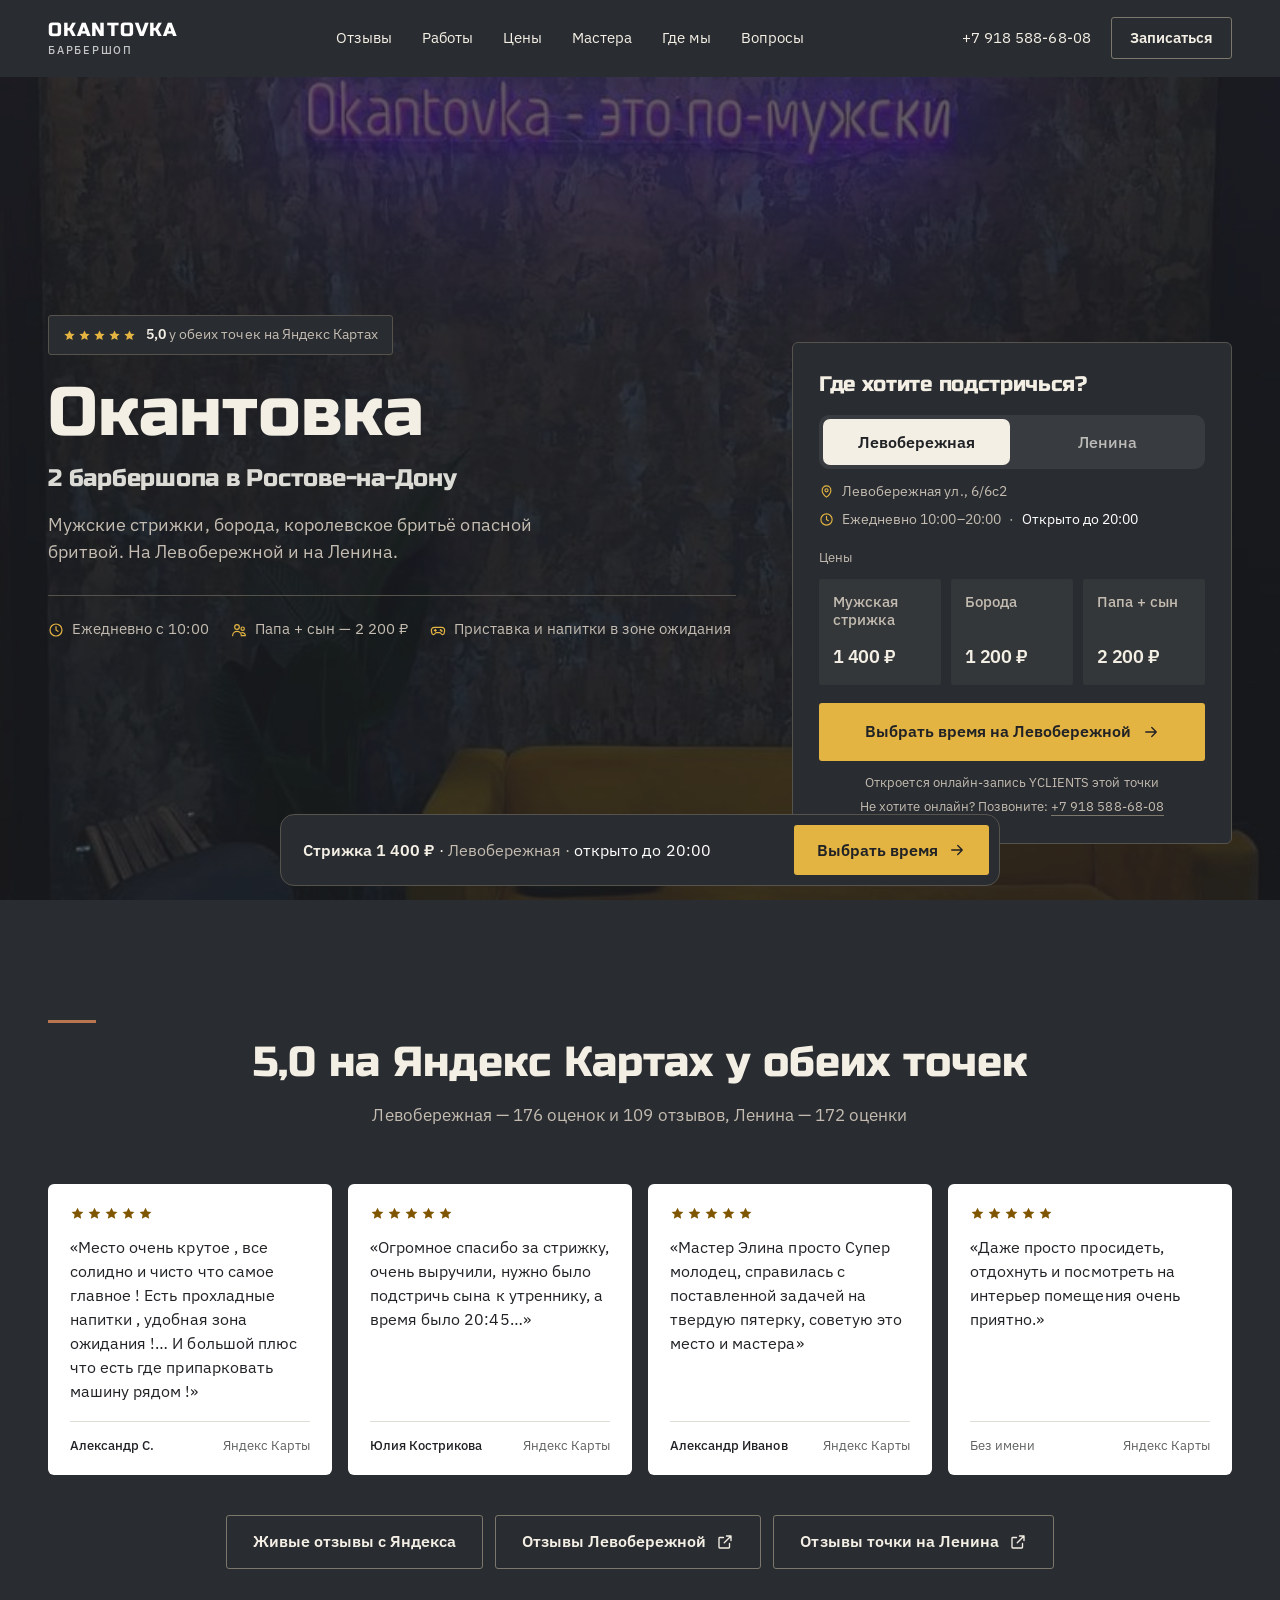
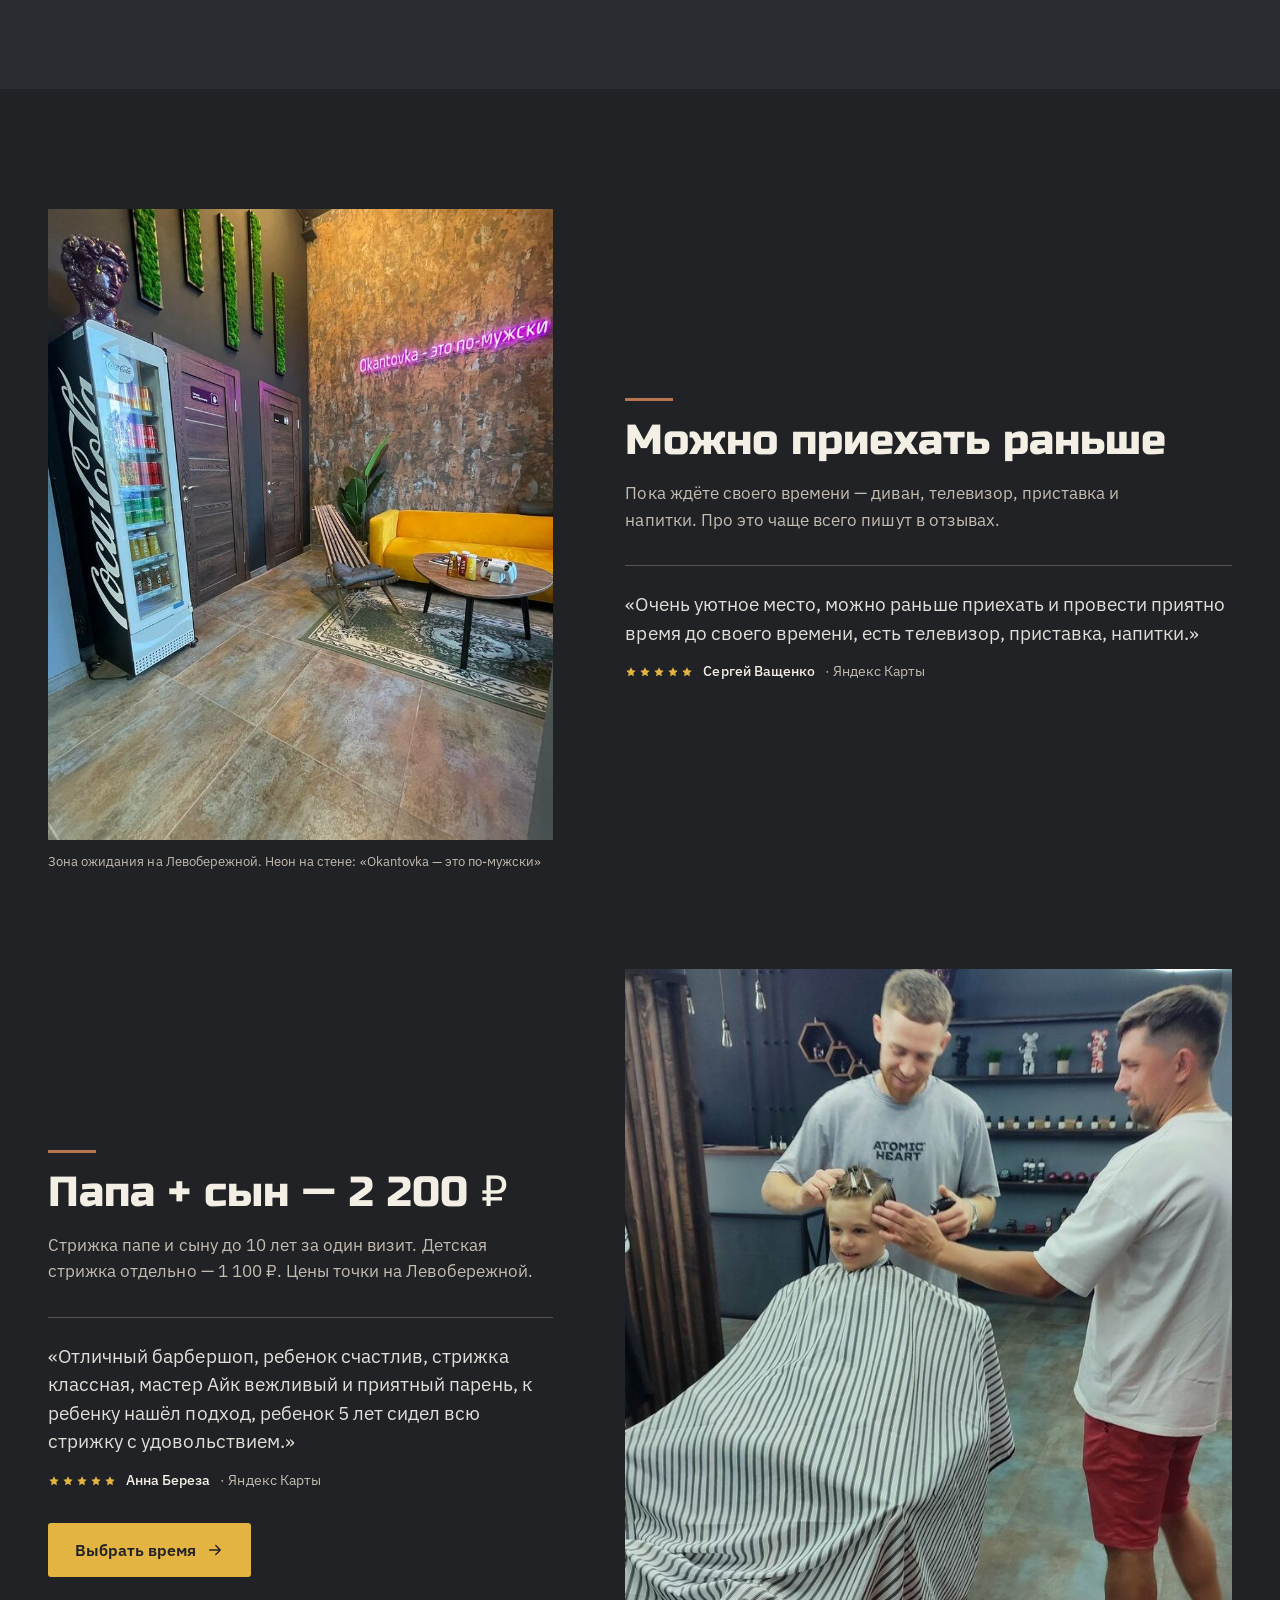
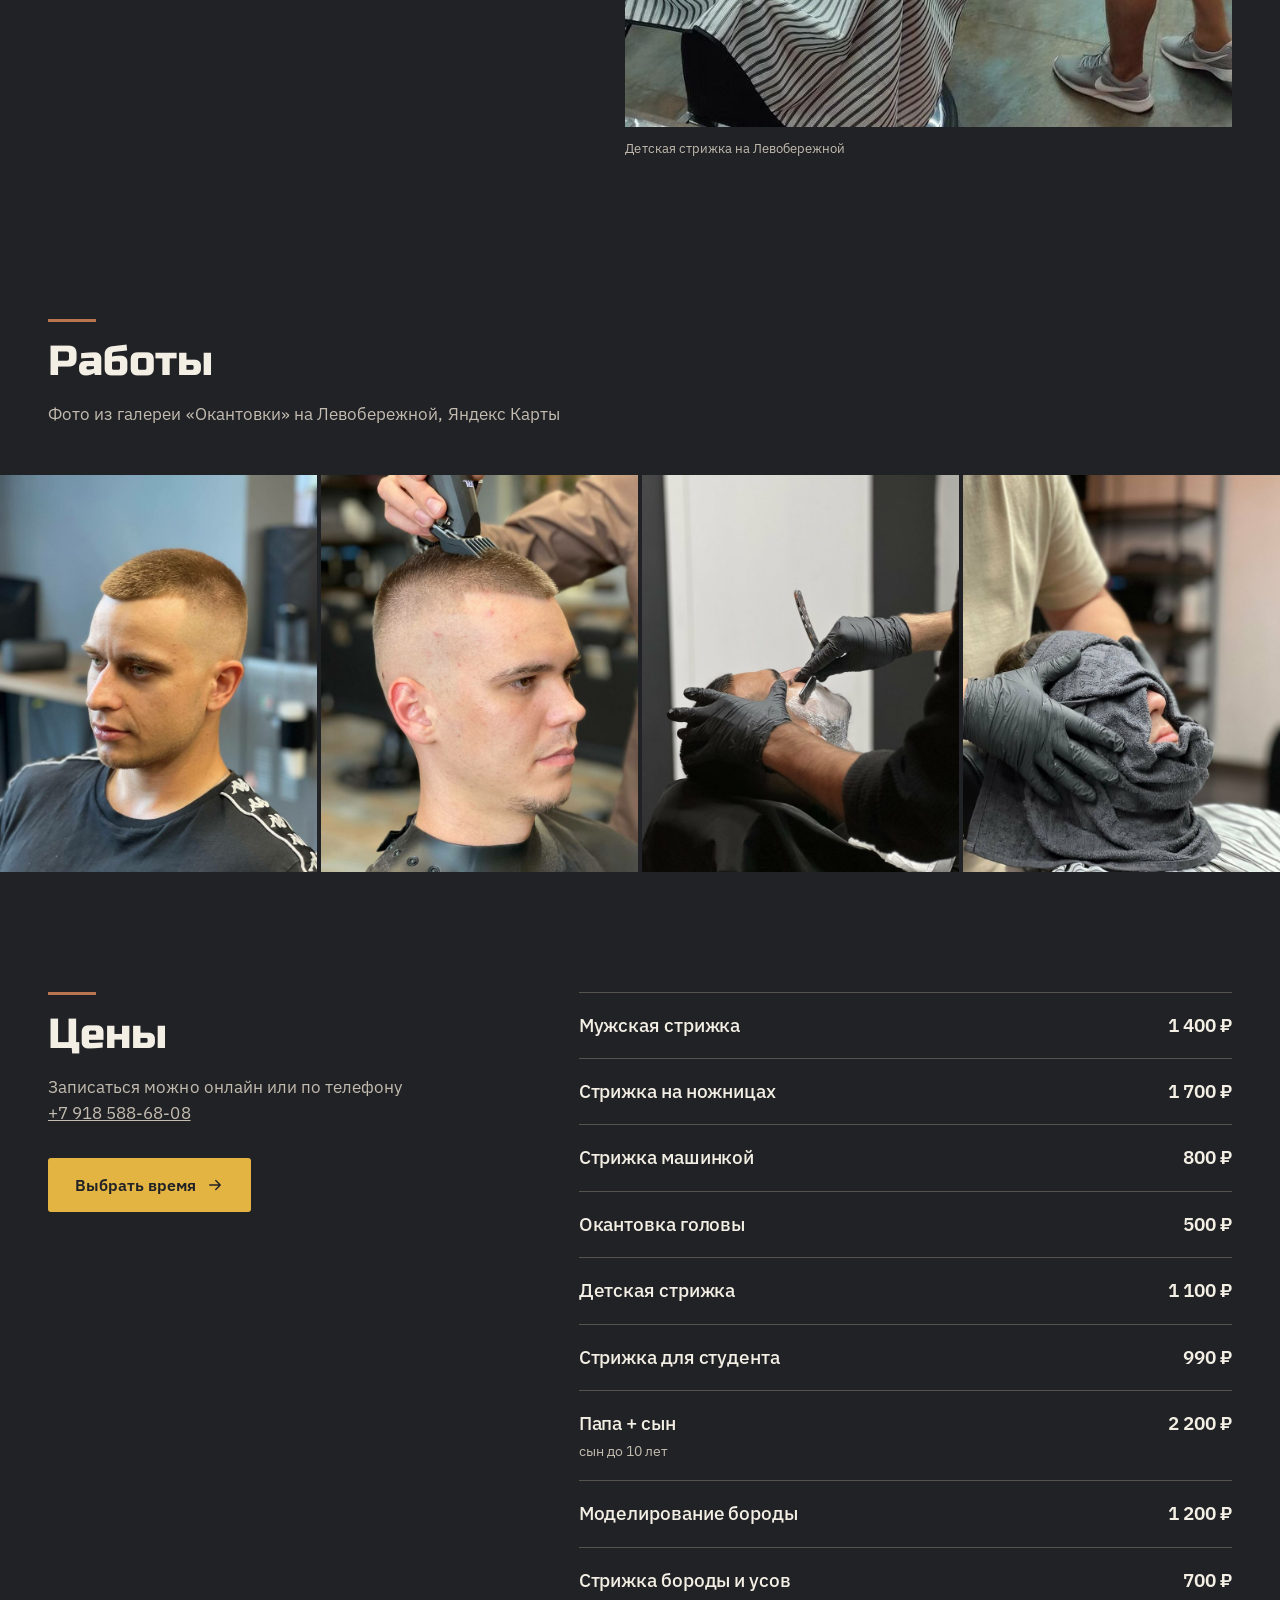
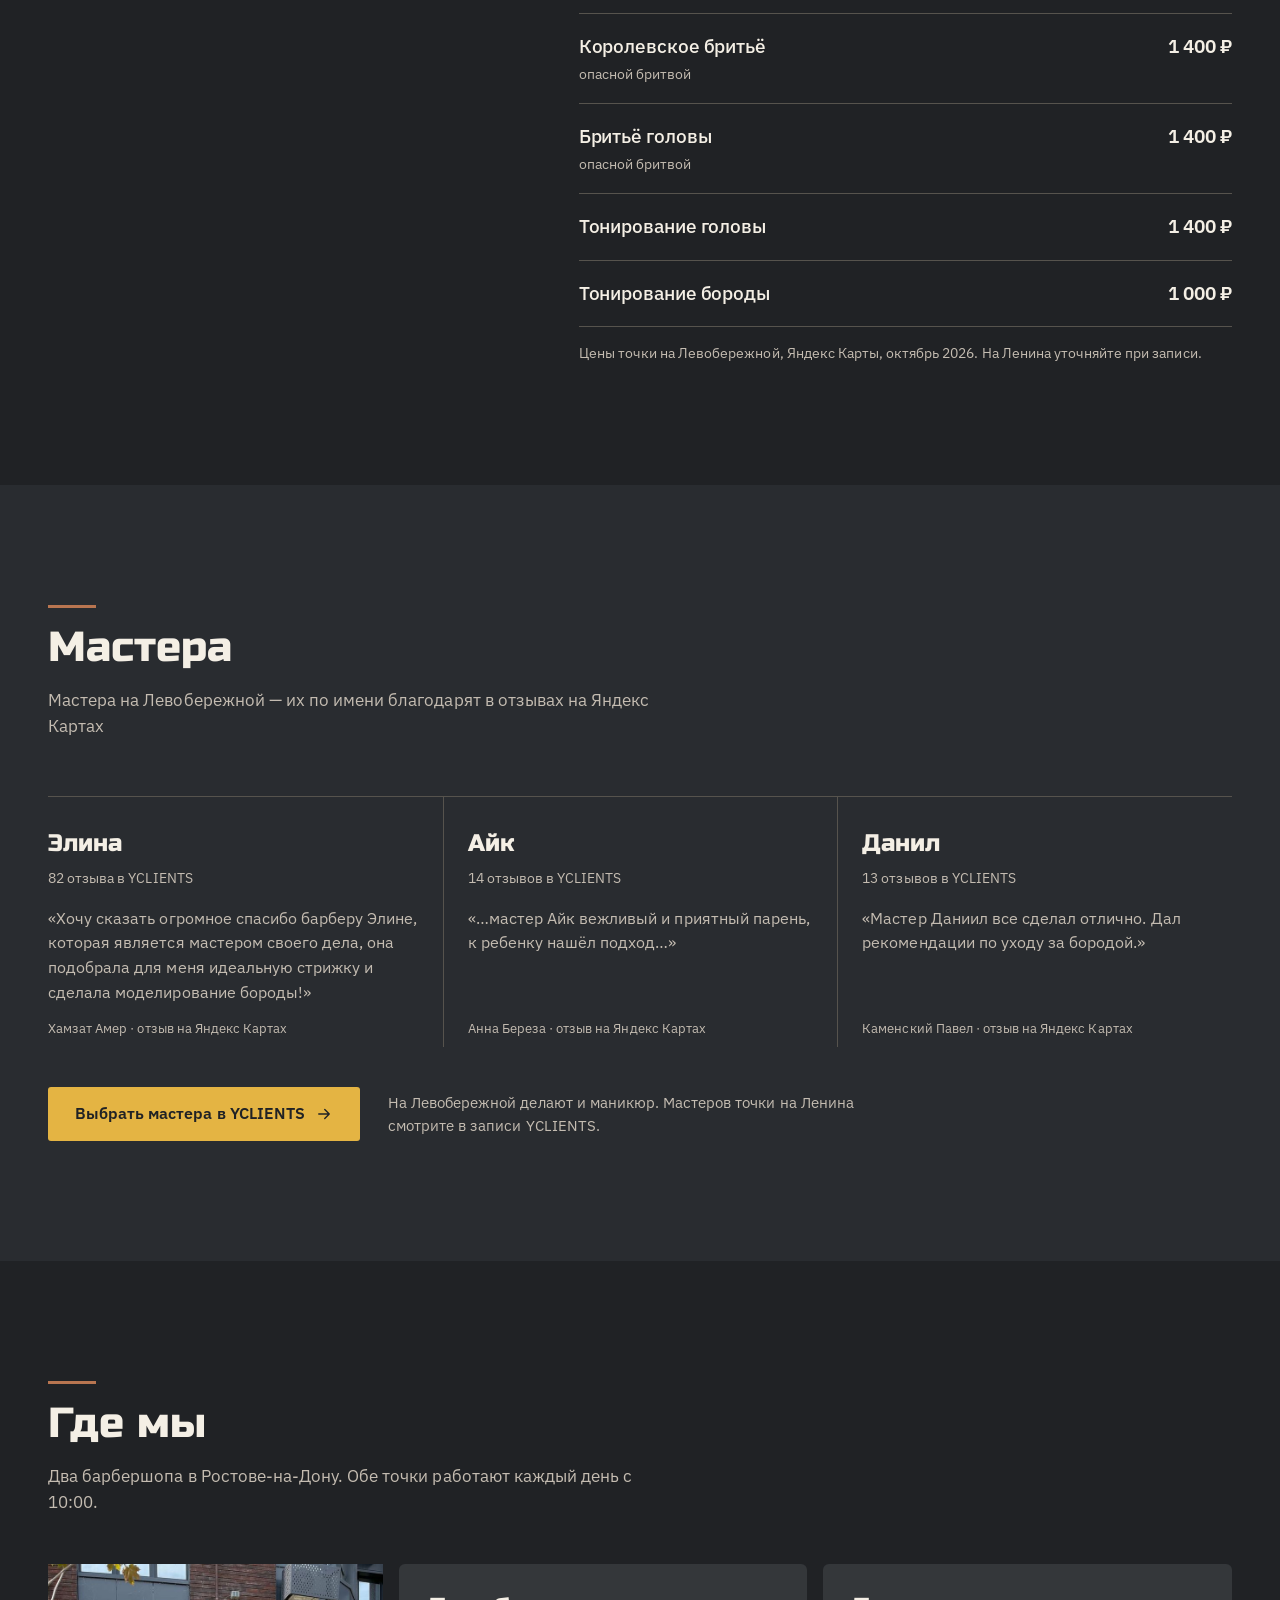
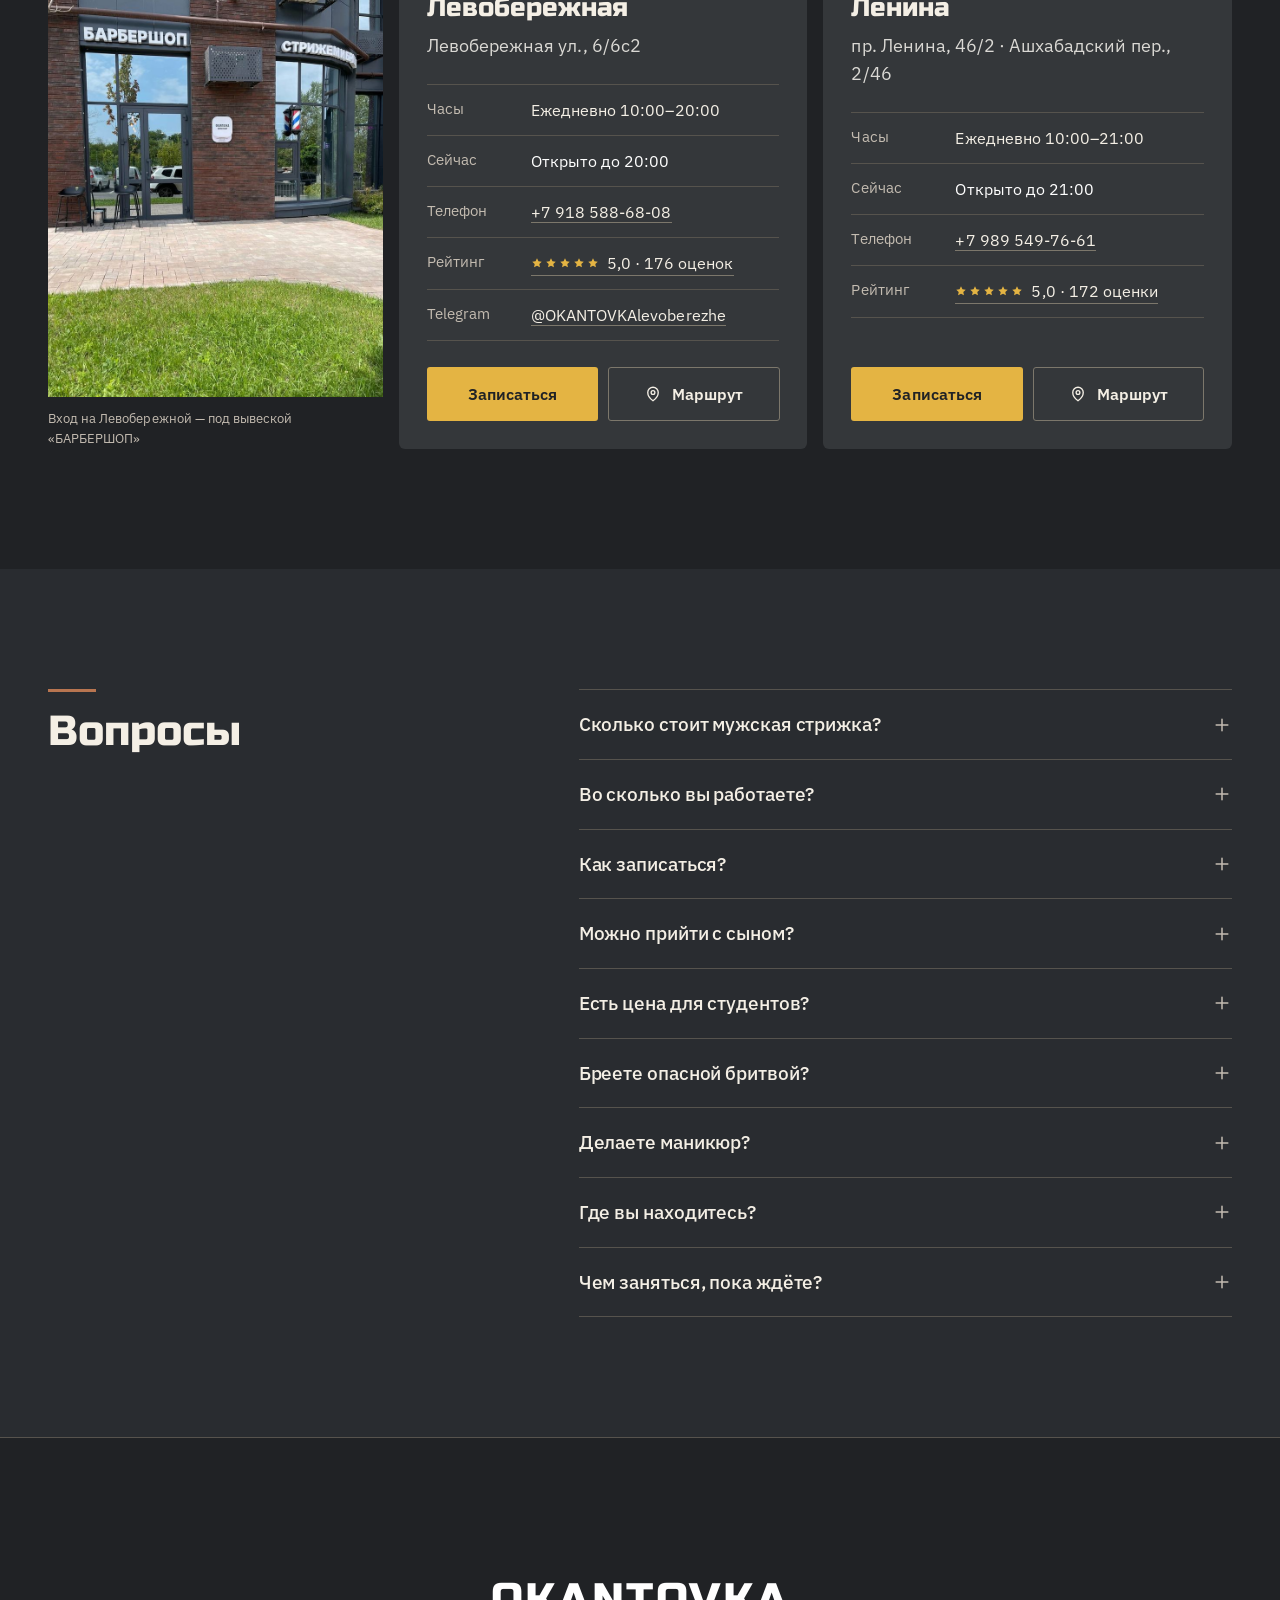
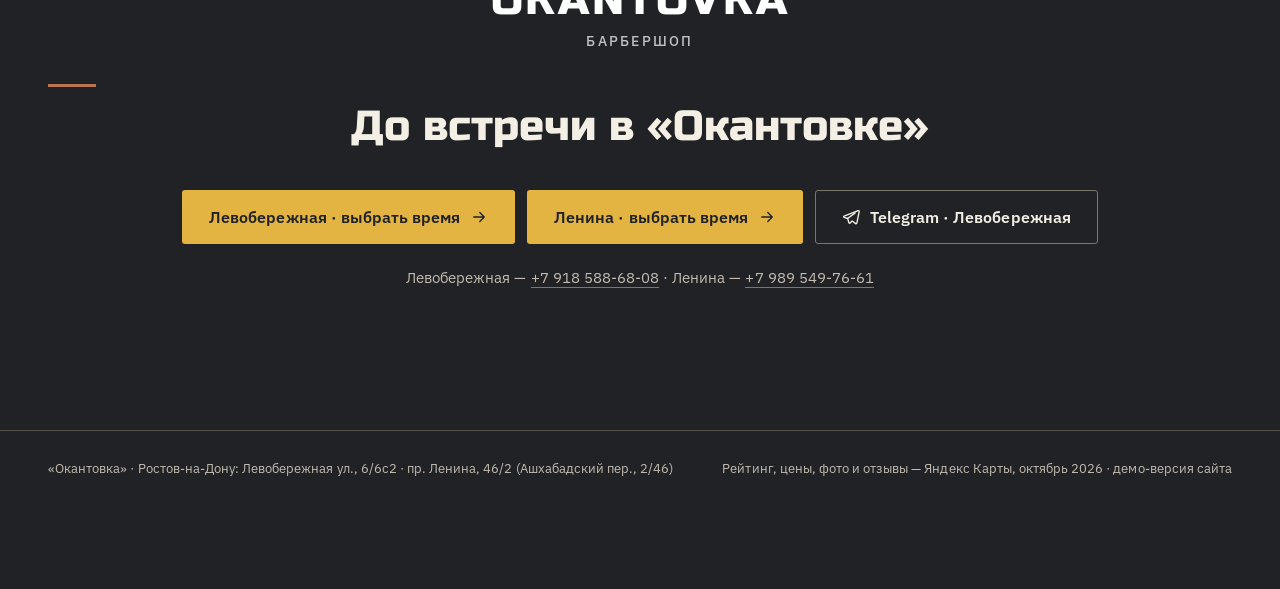
<file: okantovka/index.html>
<!doctype html>
<html lang="ru">
<head>
<meta charset="utf-8">
<meta name="viewport" content="width=device-width, initial-scale=1, viewport-fit=cover">
<meta name="robots" content="noindex, nofollow">
<title>Окантовка — 2 барбершопа в Ростове-на-Дону: стрижка 1 400 ₽, 5,0 на Яндекс Картах</title>
<meta name="description" content="Барбершопы «Окантовка» в Ростове-на-Дону: Левобережная ул., 6/6с2 и пр. Ленина, 46/2 (Ашхабадский пер., 2/46). Мужская стрижка 1 400 ₽, борода, королевское бритьё. 5,0 на Яндекс Картах у обеих точек. Запись онлайн.">
<meta name="theme-color" content="#1b1d1f">
<meta property="og:type" content="website">
<meta property="og:locale" content="ru_RU">
<meta property="og:title" content="Окантовка — 2 барбершопа в Ростове-на-Дону, 5,0 на Яндекс Картах">
<meta property="og:description" content="Левобережная и Ленина. Мужская стрижка 1 400 ₽. Ежедневно с 10:00. Запись онлайн.">
<meta property="og:image" content="https://dm1trorg.github.io/okantovka/img/og.jpg">
<meta property="og:image:width" content="1200">
<meta property="og:image:height" content="630">
<meta property="og:url" content="https://dm1trorg.github.io/okantovka/">
<link rel="icon" href="data:image/svg+xml,%3Csvg xmlns='http://www.w3.org/2000/svg' viewBox='0 0 64 64'%3E%3Crect width='64' height='64' rx='14' fill='%231b1d1f'/%3E%3Ctext x='32' y='44' font-family='Arial,sans-serif' font-size='36' font-weight='700' text-anchor='middle' fill='%23e0a320'%3EO%3C/text%3E%3C/svg%3E">
<link rel="preconnect" href="https://fonts.googleapis.com">
<link rel="preconnect" href="https://fonts.gstatic.com" crossorigin>
<link rel="stylesheet" href="https://fonts.googleapis.com/css2?family=IBM+Plex+Sans:wght@400;500;600&family=Russo+One&display=swap">
<script type="application/ld+json" id="ld">{"@context":"https://schema.org","@graph":[{"@type":"Organization","@id":"https://dm1trorg.github.io/okantovka/#org","name":"Барбершоп «Окантовка»","alternateName":"OKANTOVKA","url":"https://dm1trorg.github.io/okantovka/","image":"https://dm1trorg.github.io/okantovka/img/og.jpg","subOrganization":[{"@id":"https://dm1trorg.github.io/okantovka/#lev"},{"@id":"https://dm1trorg.github.io/okantovka/#len"}]},{"@type":"HairSalon","@id":"https://dm1trorg.github.io/okantovka/#lev","name":"Барбершоп «Окантовка» — Левобережная","url":"https://dm1trorg.github.io/okantovka/","parentOrganization":{"@id":"https://dm1trorg.github.io/okantovka/#org"},"telephone":"+79185886808","currenciesAccepted":"RUB","address":{"@type":"PostalAddress","streetAddress":"Левобережная ул., 6/6с2","addressLocality":"Ростов-на-Дону","addressRegion":"Ростовская область","addressCountry":"RU"},"openingHoursSpecification":[{"@type":"OpeningHoursSpecification","dayOfWeek":["Monday","Tuesday","Wednesday","Thursday","Friday","Saturday","Sunday"],"opens":"10:00","closes":"20:00"}],"aggregateRating":{"@type":"AggregateRating","ratingValue":"5.0","ratingCount":176,"bestRating":"5","worstRating":"1","reviewCount":109},"hasMap":"https://yandex.ru/maps/org/okantovka/42971765242/","sameAs":["https://yandex.ru/maps/org/okantovka/42971765242/","https://t.me/OKANTOVKAlevoberezhe"],"potentialAction":{"@type":"ReserveAction","target":{"@type":"EntryPoint","urlTemplate":"https://n853479.yclients.ru/","inLanguage":"ru-RU","actionPlatform":["https://schema.org/DesktopWebPlatform","https://schema.org/MobileWebPlatform"]},"result":{"@type":"Reservation","name":"Запись в Барбершоп «Окантовка» — Левобережная"}},"image":["https://dm1trorg.github.io/okantovka/img/hero.jpg","https://dm1trorg.github.io/okantovka/img/og.jpg"],"priceRange":"500–2200 ₽","hasOfferCatalog":{"@type":"OfferCatalog","name":"Услуги и цены","itemListElement":[{"@type":"Offer","itemOffered":{"@type":"Service","name":"Мужская стрижка"},"price":"1400","priceCurrency":"RUB"},{"@type":"Offer","itemOffered":{"@type":"Service","name":"Стрижка на ножницах"},"price":"1700","priceCurrency":"RUB"},{"@type":"Offer","itemOffered":{"@type":"Service","name":"Стрижка машинкой"},"price":"800","priceCurrency":"RUB"},{"@type":"Offer","itemOffered":{"@type":"Service","name":"Окантовка головы"},"price":"500","priceCurrency":"RUB"},{"@type":"Offer","itemOffered":{"@type":"Service","name":"Детская стрижка"},"price":"1100","priceCurrency":"RUB"},{"@type":"Offer","itemOffered":{"@type":"Service","name":"Стрижка для студента"},"price":"990","priceCurrency":"RUB"},{"@type":"Offer","itemOffered":{"@type":"Service","name":"Папа + сын (сын до 10 лет)"},"price":"2200","priceCurrency":"RUB"},{"@type":"Offer","itemOffered":{"@type":"Service","name":"Моделирование бороды"},"price":"1200","priceCurrency":"RUB"},{"@type":"Offer","itemOffered":{"@type":"Service","name":"Стрижка бороды и усов"},"price":"700","priceCurrency":"RUB"},{"@type":"Offer","itemOffered":{"@type":"Service","name":"Королевское бритьё (опасной бритвой)"},"price":"1400","priceCurrency":"RUB"},{"@type":"Offer","itemOffered":{"@type":"Service","name":"Бритьё головы (опасной бритвой)"},"price":"1400","priceCurrency":"RUB"},{"@type":"Offer","itemOffered":{"@type":"Service","name":"Тонирование головы"},"price":"1400","priceCurrency":"RUB"},{"@type":"Offer","itemOffered":{"@type":"Service","name":"Тонирование бороды"},"price":"1000","priceCurrency":"RUB"}]}},{"@type":"HairSalon","@id":"https://dm1trorg.github.io/okantovka/#len","name":"Барбершоп «Окантовка» — Ленина","url":"https://dm1trorg.github.io/okantovka/","parentOrganization":{"@id":"https://dm1trorg.github.io/okantovka/#org"},"telephone":"+79895497661","currenciesAccepted":"RUB","address":{"@type":"PostalAddress","streetAddress":"пр. Ленина, 46/2 (Ашхабадский пер., 2/46)","addressLocality":"Ростов-на-Дону","addressRegion":"Ростовская область","addressCountry":"RU"},"openingHoursSpecification":[{"@type":"OpeningHoursSpecification","dayOfWeek":["Monday","Tuesday","Wednesday","Thursday","Friday","Saturday","Sunday"],"opens":"10:00","closes":"21:00"}],"aggregateRating":{"@type":"AggregateRating","ratingValue":"5.0","ratingCount":172,"bestRating":"5","worstRating":"1"},"hasMap":"https://yandex.ru/maps/org/okantovka/134068002336/","sameAs":["https://yandex.ru/maps/org/okantovka/134068002336/"],"potentialAction":{"@type":"ReserveAction","target":{"@type":"EntryPoint","urlTemplate":"https://n1174330.yclients.ru/","inLanguage":"ru-RU","actionPlatform":["https://schema.org/DesktopWebPlatform","https://schema.org/MobileWebPlatform"]},"result":{"@type":"Reservation","name":"Запись в Барбершоп «Окантовка» — Ленина"}}},{"@type":"FAQPage","@id":"https://dm1trorg.github.io/okantovka/#faq","mainEntity":[{"@type":"Question","name":"Сколько стоит мужская стрижка?","acceptedAnswer":{"@type":"Answer","text":"1 400 ₽ на Левобережной. Стрижка на ножницах — 1 700 ₽, машинкой — 800 ₽. На Ленина цены уточняйте при записи."}},{"@type":"Question","name":"Во сколько вы работаете?","acceptedAnswer":{"@type":"Answer","text":"Левобережная — ежедневно с 10:00 до 20:00. Ленина — ежедневно с 10:00 до 21:00."}},{"@type":"Question","name":"Как записаться?","acceptedAnswer":{"@type":"Answer","text":"Онлайн через YCLIENTS: выберите точку в карточке записи и нажмите «Выбрать время». Или по телефону: Левобережная — +7 918 588-68-08, Ленина — +7 989 549-76-61."}},{"@type":"Question","name":"Можно прийти с сыном?","acceptedAnswer":{"@type":"Answer","text":"Да. «Папа + сын» (сын до 10 лет) — 2 200 ₽, детская стрижка — 1 100 ₽. Цены точки на Левобережной."}},{"@type":"Question","name":"Есть цена для студентов?","acceptedAnswer":{"@type":"Answer","text":"Да, стрижка для студента — 990 ₽ (цена точки на Левобережной)."}},{"@type":"Question","name":"Бреете опасной бритвой?","acceptedAnswer":{"@type":"Answer","text":"Да: королевское бритьё — 1 400 ₽, бритьё головы — 1 400 ₽."}},{"@type":"Question","name":"Делаете маникюр?","acceptedAnswer":{"@type":"Answer","text":"Да, на Левобережной. Записаться можно онлайн через YCLIENTS."}},{"@type":"Question","name":"Где вы находитесь?","acceptedAnswer":{"@type":"Answer","text":"Ростов-на-Дону: Левобережная ул., 6/6с2 и пр. Ленина, 46/2 (на Яндекс Картах — Ашхабадский пер., 2/46)."}},{"@type":"Question","name":"Чем заняться, пока ждёте?","acceptedAnswer":{"@type":"Answer","text":"В отзывах пишут про телевизор, приставку и напитки в зоне ожидания."}}]}]}</script>
<style>
:root{
  /* дизайн-система 15.10.2026 (Sol): значения ниже заменяют прежние */
  --font-head:"Russo One",sans-serif;
  --font-body:"IBM Plex Sans",sans-serif;
  --f-disp:var(--font-head); --f-body:var(--font-body);
  --fw-head:400; --fw-h1:400; --ls-head:0;
  --bg:#202225; --bg2:#292c30; --bg3:#34373a;
  --text:#f4efe5; --muted:#c4bcb1; --faint:#c4bcb1;
  --ink:#202225; --ink2:#5e625f; --card:#ffffff;
  --accent:#e4b443; --accent-h:#f0c663;
  --accent-lt:#f0c663; --on-accent:#202225;
  --accent-ink:#805500; --star:#805500; --copper:#b87550;
  --line:#56534d; --line2:#7c776b;
  --r:6px; --rb:3px;
  --hero-pos:50% 48%; --hero-pos-m:50% 50%;
  /* общее из шаблона */
  --rev-bg:url(img/hero.jpg); --gut:48px; --max:1240px; --ease:cubic-bezier(.16,1,.3,1);
}
*{box-sizing:border-box}
html{-webkit-text-size-adjust:100%;scroll-behavior:smooth}
body{margin:0;background:var(--bg);color:var(--text);font:400 17px/1.5 var(--f-body);letter-spacing:.002em;-webkit-font-smoothing:antialiased;overflow-x:hidden}
img{display:block;max-width:100%}
a{color:inherit}
h1,h2,h3,p,ul,ol,dl,dd,blockquote,figure{margin:0;padding:0}
ul,ol{list-style:none}
button{font:inherit;color:inherit}
[hidden]{display:none!important}
.wrap{width:min(var(--max),100% - 2*var(--gut));margin-inline:auto}
.ico{width:18px;height:18px;flex:none;fill:none;stroke:currentColor;stroke-width:1.8;stroke-linecap:round;stroke-linejoin:round}
.nb{white-space:nowrap}
:focus-visible{outline:2px solid var(--accent-lt);outline-offset:3px}

/* КНОПКИ: прямоугольные, с наведением и нажатием */
.btn{display:inline-flex;align-items:center;justify-content:center;gap:10px;height:54px;padding:0 26px;border-radius:var(--rb);border:1px solid transparent;font-weight:600;font-size:16px;text-decoration:none;cursor:pointer;white-space:nowrap;transition:background .18s,border-color .18s,color .18s,transform .12s;-webkit-tap-highlight-color:transparent}
.btn:active{transform:translateY(1px)}
.btn .ico{transition:transform .25s var(--ease)}
.btn:hover .ico.arr{transform:translateX(3px)}
.btn-main{background:var(--accent);color:var(--on-accent)}
.btn-main:hover{background:var(--accent-h)}
.btn-line{border-color:var(--line2);color:var(--text);background:transparent}
.btn-line:hover{background:#fff;color:var(--ink);border-color:#fff}
.btn-sm{height:42px;padding:0 18px;font-size:15px}

/* ЛОГОТИП: надпись как на их табличке у двери — OKANTOVKA / barbershop */
.brand{display:flex;align-items:center;gap:12px;text-decoration:none}
.wm{display:inline-block;font-family:var(--f-disp);font-weight:600;font-size:19px;line-height:1;letter-spacing:.06em;color:#fff}
.wm small{display:block;margin-top:6px;font-family:var(--f-body);font-size:11px;font-weight:500;letter-spacing:.16em;line-height:1;color:rgba(255,255,255,.72);text-transform:uppercase}

/* ШАПКА */
.top{position:fixed;inset:0 0 auto;z-index:40;transition:background .25s,border-color .25s,backdrop-filter .25s;border-bottom:1px solid transparent}
.top.solid{background:rgba(27,29,31,.88);-webkit-backdrop-filter:blur(14px);backdrop-filter:blur(14px);border-bottom-color:var(--line)}
.top .wrap{display:flex;align-items:center;justify-content:space-between;gap:24px;height:76px}
.nav{display:flex;gap:30px;font-size:15px}
.nav a{position:relative;text-decoration:none;color:rgba(241,239,233,.78);padding:6px 0;transition:color .2s}
.nav a::after{content:"";position:absolute;left:0;right:100%;bottom:0;height:1px;background:currentColor;transition:right .35s var(--ease)}
.nav a:hover{color:#fff}.nav a:hover::after{right:0}
.top-r{display:flex;align-items:center;gap:20px}
.top-tel{font-size:15px;text-decoration:none;color:rgba(241,239,233,.85);white-space:nowrap}
.top-tel:hover{color:#fff}

/* ПЕРВЫЙ ЭКРАН */
.hero{position:relative;min-height:max(740px,100svh);display:flex;align-items:stretch;padding:112px 0 56px;isolation:isolate;overflow:hidden}
/* фото во весь экран справа налево, левый край растворяется в тёмном — без рамок */
.hero-bg{position:absolute;top:0;right:0;width:min(72%,1120px);height:100%;object-fit:cover;object-position:var(--hero-pos);z-index:-2;filter:brightness(.8) saturate(.95);-webkit-mask-image:linear-gradient(90deg,transparent 0%,#000 36%);mask-image:linear-gradient(90deg,transparent 0%,#000 36%)}
.hero::before{content:"";position:absolute;inset:0;z-index:-1;background:
  linear-gradient(90deg,rgba(24,26,28,.55) 0%,rgba(24,26,28,.25) 45%,rgba(24,26,28,0) 70%),
  linear-gradient(180deg,rgba(24,26,28,.6) 0%,rgba(24,26,28,0) 20%,rgba(24,26,28,0) 60%,rgba(24,26,28,.85) 100%)}
.hero-grid{display:grid;grid-template-columns:minmax(0,1fr) 440px;gap:56px;align-items:center}
.hero-grid .book{align-self:end}
.left{display:flex;flex-direction:column;gap:30px}
.rating{display:inline-flex;align-items:center;gap:10px;align-self:flex-start;padding:8px 14px;border-radius:var(--rb);background:rgba(27,29,31,.55);border:1px solid var(--line);-webkit-backdrop-filter:blur(8px);backdrop-filter:blur(8px);font-size:14px;color:var(--muted);text-decoration:none;transition:border-color .2s}
.rating:hover{border-color:var(--line2)}
.rating b{color:#fff;font-weight:600}
.stars{display:inline-flex;gap:2px;color:var(--accent)}
.stars svg{width:13px;height:13px;fill:currentColor}
.intro h1{margin-top:22px;font-weight:400}
.h1-n{display:block;font-family:var(--f-disp);font-weight:600;font-size:clamp(50px,6.4vw,92px);line-height:1;letter-spacing:-.035em}
.h1-f{display:block;margin-top:14px;font-size:clamp(20px,1.9vw,26px);font-weight:400;line-height:1.25;letter-spacing:-.01em;color:rgba(241,239,233,.9)}
.intro .sub{margin-top:18px;max-width:30em;font-size:18px;line-height:1.5;color:rgba(241,239,233,.74)}
/* факты — просто строка с иконками, без плашек и обводок */
.facts{display:flex;flex-wrap:wrap;gap:12px 22px;padding-top:22px;border-top:1px solid var(--line)}
.facts li{display:inline-flex;align-items:center;gap:8px;font-size:14.5px;color:rgba(241,239,233,.86)}
.facts .ico{width:16px;height:16px;color:var(--accent)}

/* КАРТОЧКА ЗАПИСИ — как у Porem: сначала точка, потом цены и кнопка */
.book{min-width:0;background:rgba(30,32,35,.82);-webkit-backdrop-filter:blur(18px) saturate(1.1);backdrop-filter:blur(18px) saturate(1.1);border:1px solid var(--line);border-radius:var(--r);padding:26px;box-shadow:0 30px 80px -30px rgba(0,0,0,.7)}
.book-h h2{font-size:21px;font-weight:600;letter-spacing:-.015em}
/* выбор точки: две вкладки */
.seg{display:grid;grid-template-columns:1fr 1fr;gap:4px;margin-top:14px;padding:4px;border-radius:10px;background:rgba(255,255,255,.07)}
.seg button{height:46px;padding:0 10px;border:0;border-radius:7px;background:transparent;color:rgba(241,239,233,.72);font-weight:500;font-size:15.5px;cursor:pointer;transition:background .18s,color .18s;-webkit-tap-highlight-color:transparent}
.seg button:hover{color:#fff;background:rgba(255,255,255,.06)}
.seg button[aria-selected="true"]{background:var(--text);color:var(--ink);font-weight:600}
.pt-line{display:flex;flex-wrap:wrap;align-items:center;gap:4px 8px;margin-top:12px;font-size:14px;color:var(--muted)}
.pt-line .ico{width:15px;height:15px;color:var(--accent)}
.pt-line.pt-time{margin-top:6px}
.pt-line .js-sel-status{color:var(--muted)}
.pt-line .js-sel-status.open{color:#fff}
.book-l{margin:18px 0 10px;font-size:13px;color:var(--faint)}
.tiles{display:grid;grid-template-columns:repeat(3,1fr);gap:10px}
/* цены в карточке — только показ, не выбор: без обводки, наведения и выделения */
.tile{display:flex;flex-direction:column;justify-content:space-between;gap:14px;min-height:92px;padding:14px;border-radius:10px;background:rgba(255,255,255,.06)}
.tile b{font-weight:500;font-size:14.5px;line-height:1.25;color:rgba(241,239,233,.82);overflow-wrap:anywhere}
.tile em{font-style:normal;font-weight:600;font-size:18px;letter-spacing:-.01em;font-variant-numeric:tabular-nums}
.book .btn-main{width:100%;height:58px;margin-top:18px;font-size:16px}
.book-n{margin-top:12px;font-size:13px;color:var(--faint);text-align:center}
.book-p{margin-top:4px;font-size:13px;color:var(--faint);text-align:center}
.book-p a{color:var(--muted);text-decoration:none;border-bottom:1px solid var(--line2);white-space:nowrap}
.book-p a:hover{color:#fff}

/* ОБЩЕЕ ДЛЯ СЕКЦИЙ */
.sec{padding:120px 0}
.h2{font-family:var(--f-disp);font-weight:500;font-size:clamp(30px,3.6vw,50px);line-height:1.08;letter-spacing:-.03em}
.lead{margin-top:16px;color:var(--muted);font-size:17px;max-width:36em}
.lead a{color:inherit;white-space:nowrap}
.rv{opacity:0;transform:translateY(22px);transition:opacity .9s var(--ease),transform .9s var(--ease)}
.rv.in{opacity:1;transform:none}

/* ОТЗЫВЫ — белые карточки на размытом фото, как у Porem */
.reviews{position:relative;isolation:isolate;overflow:hidden;padding:120px 0}
.reviews::before{content:"";position:absolute;inset:-60px;z-index:-1;background:var(--rev-bg) center 55%/cover;filter:blur(30px) brightness(.3) saturate(.8)}
.reviews-head{text-align:center}
.reviews-head .lead{margin-inline:auto}
.rgrid{margin-top:56px;display:grid;grid-template-columns:repeat(var(--rn,4),minmax(0,1fr));gap:16px}
.rcard{display:flex;flex-direction:column;background:var(--card);color:var(--ink);border-radius:var(--r);padding:22px 22px 18px}
.rcard .stars{color:var(--star)}
.rcard .stars svg{width:15px;height:15px}
.rcard blockquote{margin-top:14px;font-size:15.5px;line-height:1.55;color:#2b2d31;flex:1}
.rcard footer{margin-top:18px;padding-top:14px;border-top:1px solid #e9e9e7;display:flex;justify-content:space-between;align-items:center;gap:10px;font-size:13px;color:var(--ink2)}
.rcard footer b{font-weight:500;color:var(--ink)}
.rcard footer span{white-space:nowrap}
.reviews-more{margin-top:40px;display:flex;justify-content:center;flex-wrap:wrap;gap:12px}
/* живые отзывы Яндекса: виджет грузится только по нажатию */
.yw{position:relative;max-width:560px;margin:32px auto 0}
.yw-f{height:800px;border-radius:var(--r);overflow:hidden;background:#fff}
.yw-f iframe{display:block;width:100%;height:100%;border:0}
.yw-x{position:absolute;top:-16px;right:-16px;z-index:2;width:40px;height:40px;border-radius:50%;border:1px solid var(--line2);background:#24262a;color:var(--text);display:grid;place-items:center;cursor:pointer;transition:background .15s}
.yw-x:hover{background:#33363a}
.yw-x svg{width:18px;height:18px}

/* ПОЧЕМУ СЮДА — решение рядом с отзывом: фото чистым прямоугольником + факт + цитата */
.why{padding:120px 0 40px}
.why-row{display:grid;grid-template-columns:minmax(0,5fr) minmax(0,6fr);gap:72px;align-items:center}
.why-row+.why-row{margin-top:96px}
.why-row.flip .why-ph{order:2}
.why-ph{position:relative}
.why-ph img{width:100%;height:auto;aspect-ratio:4/5;object-fit:cover;background:var(--bg2)}
.why-ph figcaption{margin-top:12px;font-size:13px;color:var(--faint)}
.why-t p.lead{max-width:30em}
.why-q{margin-top:32px;padding-top:24px;border-top:1px solid var(--line)}
.why-q blockquote{font-size:19px;line-height:1.5;color:rgba(241,239,233,.92)}
.why-q footer{margin-top:14px;display:flex;align-items:center;gap:10px;font-size:14px;color:var(--faint)}
.why-q footer b{font-weight:500;color:var(--text)}
.why-q .stars svg{width:12px;height:12px}
.why-t .btn{margin-top:32px}

/* РАБОТЫ — чистые прямоугольники от края до края */
.works{padding:120px 0 0}
.works-head{display:flex;justify-content:space-between;align-items:flex-end;gap:24px;margin-bottom:48px}
.wgrid{display:grid;grid-template-columns:repeat(var(--wn,3),1fr);gap:4px}
.wgrid figure{position:relative;aspect-ratio:4/5;overflow:hidden;background:var(--bg2)}
.wgrid img{width:100%;height:100%;object-fit:cover;transition:transform 1.2s var(--ease)}
.wgrid figure:hover img{transform:scale(1.03)}

/* ЦЕНЫ */
.prices-grid{display:grid;grid-template-columns:minmax(0,5fr) minmax(0,7fr);gap:64px;align-items:start}
.prices-side{position:sticky;top:110px}
.prices-side .btn{margin-top:32px}
.plist li{display:flex;justify-content:space-between;align-items:baseline;gap:24px;padding:18px 0;border-bottom:1px solid var(--line)}
.plist li:first-child{border-top:1px solid var(--line)}
.plist .pn{font-size:19px;font-weight:500;letter-spacing:-.005em}
.plist .pn small{display:block;font-size:14px;font-weight:400;color:var(--faint);margin-top:2px;letter-spacing:0}
.plist .pp{font-size:19px;font-weight:500;white-space:nowrap;font-variant-numeric:tabular-nums}
.pnote{margin-top:16px;font-size:14px;color:var(--faint)}

/* МАСТЕРА */
.masters{background:var(--bg2)}
.mgrid{margin-top:56px;display:grid;grid-template-columns:repeat(var(--mcols,3),minmax(0,1fr));gap:0;border-top:1px solid var(--line)}
.mgrid li{display:flex;flex-direction:column;padding:28px 24px 8px 0}
.mgrid li+li{padding-left:24px;border-left:1px solid var(--line)}
.mgrid h3{font-family:var(--f-disp);font-size:24px;font-weight:500;letter-spacing:-.025em}
.mgrid blockquote{margin-top:16px;font-size:16px;line-height:1.55;color:rgba(241,239,233,.84);flex:1}
.mgrid .m-yc{margin-top:6px;font-size:14px;color:var(--muted)}
.mgrid .src{margin-top:14px;font-size:13px;color:var(--faint)}
.m-foot{margin-top:40px;display:flex;flex-wrap:wrap;align-items:center;gap:16px 28px}
.mmore{color:var(--muted);font-size:15px;max-width:34em}

/* ГДЕ МЫ: две точки */
.find{background:var(--bg)}
.where-grid{margin-top:48px;display:grid;grid-template-columns:minmax(0,.82fr) minmax(0,1fr) minmax(0,1fr);gap:16px;align-items:stretch}
.where-ph{display:flex;flex-direction:column}
.where-ph img{width:100%;height:auto;flex:1;min-height:0;object-fit:cover;background:var(--bg2)}
.where-ph figcaption{margin-top:12px;font-size:13px;color:var(--faint)}
.pcard{display:flex;flex-direction:column;padding:30px 28px 28px;border-radius:var(--r);background:var(--bg3)}
.pcard h3{font-family:var(--f-disp);font-size:26px;font-weight:500;letter-spacing:-.025em;line-height:1.1}
.pc-addr{margin-top:10px;font-size:18px;color:rgba(241,239,233,.88)}
.pcard dl{margin:24px 0 0;flex:1}
.pcard dl div{display:grid;grid-template-columns:92px 1fr;gap:12px;padding:13px 0;border-bottom:1px solid var(--line)}
.pcard dl div:first-child{border-top:1px solid var(--line)}
.pcard dt{color:var(--faint);font-size:14.5px}
.pcard dd{font-size:15.5px}
.pcard dd a{text-decoration:none;border-bottom:1px solid var(--line2)}
.pcard dd a:hover{border-bottom-color:#fff}
.pcard .js-status{color:var(--muted)}
.pcard .js-status.open{color:#fff}
.pc-rate{display:inline-flex;align-items:center;gap:8px}
.pc-rate .stars svg{width:12px;height:12px}
.pc-btns{display:flex;gap:10px;margin-top:26px}
.pc-btns .btn{flex:1 1 0;padding:0 14px}

/* ВОПРОСЫ */
.faq{background:var(--bg2)}
.faq-grid{display:grid;grid-template-columns:minmax(0,5fr) minmax(0,7fr);gap:64px;align-items:start}
.qa{border-top:1px solid var(--line)}
.qa details{border-bottom:1px solid var(--line)}
.qa summary{list-style:none;cursor:pointer;display:flex;justify-content:space-between;align-items:center;gap:20px;padding:22px 0;font-weight:500;font-size:19px;line-height:1.3;letter-spacing:-.005em;transition:color .15s}
.qa summary::-webkit-details-marker{display:none}
.qa summary svg{width:20px;height:20px;flex:none;color:var(--faint);transition:transform .25s var(--ease),color .15s}
.qa details[open] summary svg{transform:rotate(45deg)}
.qa summary:hover{color:#fff}.qa summary:hover svg{color:var(--text)}
.qa p{padding:0 40px 24px 0;color:rgba(241,239,233,.8);font-size:17px;line-height:1.55}

/* ФИНАЛ */
.final{padding:140px 0;text-align:center;border-top:1px solid var(--line)}
.final .wm{font-size:44px;margin-bottom:36px}
.final .wm small{font-size:14px;margin-top:12px}
.final-btns{display:flex;justify-content:center;flex-wrap:wrap;gap:12px;margin-top:40px}
.final-tel{margin-top:22px;font-size:15px;color:var(--faint)}
.final-tel a{color:var(--muted);text-decoration:none;border-bottom:1px solid var(--line2);white-space:nowrap}
.final-tel a:hover{color:#fff}

/* ПОДВАЛ */
.foot{border-top:1px solid var(--line);padding:28px 0 110px;font-size:13px;color:var(--faint)}
.foot .wrap{display:flex;justify-content:space-between;flex-wrap:wrap;gap:8px 32px}
.foot a{text-decoration:none}.foot a:hover{color:var(--text)}

/* ЛИПКАЯ ПАНЕЛЬ: услуга и цена (или адрес), точка и «открыто ли сейчас» + запись выбранной точки */
.sticky{position:fixed;left:50%;bottom:calc(14px + env(safe-area-inset-bottom));z-index:50;width:min(720px,calc(100% - 24px));display:flex;align-items:center;justify-content:space-between;gap:16px;padding:10px 10px 10px 22px;border-radius:14px;background:rgba(27,29,31,.93);-webkit-backdrop-filter:blur(14px);backdrop-filter:blur(14px);border:1px solid var(--line);box-shadow:0 18px 40px -16px rgba(0,0,0,.85);transform:translate(-50%,170%);visibility:hidden;transition:transform .32s var(--ease),visibility .32s}
.sticky.show{transform:translate(-50%,0);visibility:visible}
.sticky .info{font-size:16px;line-height:1.3;min-width:0}
.sticky .info b{font-weight:600}
.sticky .st{color:var(--muted)}
.sticky .st .open{color:#fff}
.sticky .s-short{display:none}
.sticky .btn{height:50px;padding:0 22px;flex:none}

@media (max-width:1100px){
  .nav{display:none}
  .hero-grid{grid-template-columns:minmax(0,1fr) 410px;gap:40px}
  .rgrid{grid-template-columns:repeat(2,minmax(0,1fr))}
  .wgrid{grid-template-columns:repeat(2,1fr)}
  .mgrid[data-n="4"]{grid-template-columns:repeat(2,minmax(0,1fr))}
  .mgrid[data-n="4"] li:nth-child(3){padding-left:0;border-left:0}
  .mgrid[data-n="4"] li:nth-child(n+3){border-top:1px solid var(--line);margin-top:20px}
  .why-row{gap:48px}
  .where-grid{grid-template-columns:repeat(2,minmax(0,1fr))}
  .where-ph{order:3;grid-column:1/-1}
  .where-ph img{flex:none;aspect-ratio:16/9}
}
@media (max-width:860px){
  :root{--gut:16px}
  .top{position:absolute}
  .top .wrap{height:60px}
  .wm{font-size:16px}.wm small{font-size:9.5px;margin-top:5px}
  .top-tel{display:none}
  .hero{display:block;min-height:0;padding:0 0 32px}
  .hero-bg{width:100%;height:420px;object-position:var(--hero-pos-m);filter:brightness(.86);-webkit-mask-image:none;mask-image:none}
  .hero::before{background:linear-gradient(180deg,rgba(27,29,31,.55) 0px,rgba(27,29,31,0) 76px,rgba(27,29,31,0) 160px,rgba(27,29,31,.84) 300px,var(--bg) 420px)}
  .hero-grid{display:flex;flex-direction:column;align-items:stretch;gap:14px;padding-top:184px}
  .left{display:contents}
  .intro,.facts{min-width:0}
  .intro{order:1}.book{order:2}.facts{order:3}
  .rating{padding:6px 11px;font-size:12.5px;gap:8px}
  .intro h1{margin-top:12px}
  .h1-n{font-size:clamp(38px,11.4vw,52px)}
  .h1-f{margin-top:8px;font-size:17px}
  .intro .sub{display:none}
  /* облегчённая карточка: точка, цены и кнопка — на первом экране */
  .book{padding:14px;background:rgba(34,36,39,.94)}
  .book-h h2{font-size:17px}
  .seg{margin-top:10px}
  .seg button{height:44px;font-size:15px}
  .pt-line{margin-top:9px;font-size:13px}
  .book-l{margin:10px 0 6px;font-size:12.5px}
  .tiles{gap:6px}
  .tile{min-height:0;padding:9px 10px;gap:6px}
  .tile b{font-size:13px}
  .tile em{font-size:15.5px}
  .book .btn-main{height:52px;margin-top:10px;padding:0 14px;gap:8px;font-size:15px;white-space:normal;text-align:center}
  .book-n{display:none}
  .book-p{margin-top:8px;font-size:12.5px}
  .facts{gap:12px 22px;padding-top:18px}
  .facts li{font-size:14px}
  .sec,.reviews{padding:80px 0}
  .why{padding:80px 0 16px}
  .works{padding-top:80px}
  .works-head{display:block;margin-bottom:28px}
  .rgrid{margin:36px calc(-1*var(--gut)) 0;padding:0 var(--gut) 6px;display:flex;overflow-x:auto;scroll-snap-type:x mandatory;scroll-padding:0 var(--gut);gap:12px;align-items:flex-start;scrollbar-width:none}
  .rgrid::-webkit-scrollbar{display:none}
  .rcard{flex:0 0 82%;scroll-snap-align:start}
  .reviews-more .btn{flex:1 1 100%}
  .yw-x{right:4px;top:-18px}
  .yw-f{height:720px}
  .why-row,.why-row.flip{grid-template-columns:1fr;gap:28px}
  .why-row+.why-row{margin-top:72px}
  .why-row.flip .why-ph{order:0}
  .why-ph{margin-inline:calc(-1*var(--gut))}
  .why-ph figcaption{padding-inline:var(--gut)}
  .why-q blockquote{font-size:17px}
  .why-t .btn{width:100%}
  .wgrid{gap:3px}
  .prices-grid,.faq-grid{grid-template-columns:1fr;gap:32px}
  .prices-side{position:static}
  .plist .pn,.plist .pp{font-size:17px}
  .plist li{padding:15px 0}
  .qa summary{font-size:17px;padding:18px 0}
  .qa p{padding-right:0;font-size:16px}
  .mgrid,.mgrid[data-n="4"]{grid-template-columns:1fr;margin-top:36px}
  .mgrid li,.mgrid li+li{padding:24px 0 22px;border-left:0;margin-top:0}
  .mgrid li+li{border-top:1px solid var(--line)}
  .mgrid[data-n="4"] li:nth-child(n+3){margin-top:0}
  .mgrid h3{font-size:23px}
  .m-foot .btn{flex:1 1 100%}
  .where-grid{grid-template-columns:1fr;margin-top:32px;gap:12px}
  .where-ph{margin:12px calc(-1*var(--gut)) 0}
  .where-ph img{aspect-ratio:4/3}
  .where-ph figcaption{padding-inline:var(--gut)}
  .pcard{padding:24px 20px 20px}
  .pcard h3{font-size:23px}
  .pcard dl div{grid-template-columns:84px 1fr}
  .final{padding:96px 0 110px}
  .final .wm{font-size:32px}.final .wm small{font-size:12px}
  .final-btns .btn{flex:1 1 100%}
  .sticky{padding:8px 8px 8px 16px;gap:12px;border-radius:12px;bottom:calc(10px + env(safe-area-inset-bottom));width:calc(100% - 20px)}
  .sticky .info{font-size:14px}
  .sticky .sep{display:none}
  .sticky .st{display:block;font-size:13px;margin-top:2px}
  .sticky .s-full{display:none}.sticky .s-short{display:inline}
  .sticky .btn{height:48px;padding:0 16px;font-size:15.5px}
  .sticky .btn svg{display:none}
}
@media (max-width:380px){
  .pc-btns{flex-wrap:wrap}
  .pc-btns .btn{flex:1 1 100%}
}
@media (prefers-reduced-motion:reduce){
  html{scroll-behavior:auto}
  .rv{opacity:1;transform:none;transition:none}
  .wgrid img,.btn .ico,.sticky,.qa summary svg,.seg button{transition:none}
}

/* ===== ДИЗАЙН-СИСТЕМА 15.10.2026: патч поверх шаблона ===== */
body{font:400 17px/1.55 var(--font-body);color:var(--text)}
h1,h2,h3,.h2,.wm,.addr{
  font-family:var(--font-head);font-weight:400;
}
.intro h1,.h1-n{
  font-family:var(--font-head);font-size:68px;font-weight:400;
  line-height:1.06;letter-spacing:0;text-transform:none;
}
.h2{font-size:42px;line-height:1.12;letter-spacing:0}
.h2::before{
  content:"";display:block;width:48px;height:3px;
  margin-bottom:16px;background:var(--copper);
}
.book-h h2{font-size:21px;font-weight:400}
.mgrid h3,.pcard h3{font-weight:400;letter-spacing:0}
button,.btn{font-family:var(--font-body);font-weight:600}
.btn-main{background:var(--accent);color:var(--on-accent)}
.btn-main:hover{background:var(--accent-h)}
.tile em,.plist .pp{font-family:var(--font-body);font-weight:600}
.intro .sub,.facts li,.tile b,.qa p,.mgrid blockquote{
  color:var(--muted);
}
.nav a,.top-tel,.book-st.open,.sticky .st.open,.rating b{
  color:var(--text);
}
.top,.top.solid,.book,.sticky,.rating{
  background:var(--bg2);
  -webkit-backdrop-filter:none;backdrop-filter:none;box-shadow:none;
}
.tile{background:var(--bg3);border-radius:3px}
.hero-bg{
  width:100%;object-position:var(--hero-pos);filter:none;
  -webkit-mask-image:none;mask-image:none;
}
.hero::before{background:rgba(32,34,37,.70)}
.reviews{background:var(--bg2)}
.reviews::before{display:none}
.rcard blockquote{color:var(--ink)}
.rcard footer{border-color:#deded7}
.btn-line:hover{background:var(--text);color:var(--bg)}
.wgrid figure,.wgrid img{border:0;border-radius:0;clip-path:none}
@media(max-width:860px){
  .intro h1,.h1-n{font-size:40px;line-height:1.08;letter-spacing:0}
  .h2{font-size:32px}
  .hero-bg{object-position:var(--hero-pos-m)}
  .hero::before{background:rgba(32,34,37,.70)}
}
@media(max-width:860px){
  /* плитка цен: «Моделирование» целиком в одной строке, а не в три */
  .tile{padding:9px 6px}
  .tile b{font-size:12px;font-weight:400}
}
</style>
</head>
<body>
<svg width="0" height="0" style="position:absolute" aria-hidden="true">
  <symbol id="i-star" viewBox="0 0 24 24"><path d="M12 2.6l2.9 6 6.6.8-4.9 4.6 1.3 6.5L12 17.3l-5.9 3.2 1.3-6.5L2.5 9.4l6.6-.8z"/></symbol>
  <symbol id="i-arr" viewBox="0 0 24 24"><path d="M5 12h14M13 6l6 6-6 6"/></symbol>
  <symbol id="i-clock" viewBox="0 0 24 24"><circle cx="12" cy="12" r="9"/><path d="M12 7v5l3 2"/></symbol>
  <symbol id="i-users" viewBox="0 0 24 24"><circle cx="9" cy="7.5" r="3.5"/><path d="M2.5 20.5a6.5 6.5 0 0 1 13 0"/><circle cx="17.5" cy="10" r="2.5"/><path d="M16 20.5h5.5a4.5 4.5 0 0 0-5.6-4.4"/></symbol>
  <symbol id="i-game" viewBox="0 0 24 24"><path d="M6.5 8h11a4.5 4.5 0 0 1 4.4 5.5l-.8 3.6a2.2 2.2 0 0 1-3.7 1.1L15 16H9l-2.4 2.2a2.2 2.2 0 0 1-3.7-1.1l-.8-3.6A4.5 4.5 0 0 1 6.5 8z"/><path d="M8 11v3M6.5 12.5h3"/><circle cx="16" cy="12" r=".6"/><circle cx="17.5" cy="13.6" r=".6"/></symbol>
  <symbol id="i-phone" viewBox="0 0 24 24"><path d="M21 16.5v3a2 2 0 0 1-2.2 2A19.5 19.5 0 0 1 2.5 5.2 2 2 0 0 1 4.5 3h3a2 2 0 0 1 2 1.7c.1.9.4 1.8.7 2.7a2 2 0 0 1-.5 2.1L8.4 10.8a16 16 0 0 0 4.8 4.8l1.3-1.3a2 2 0 0 1 2.1-.5c.9.3 1.8.6 2.7.7a2 2 0 0 1 1.7 2z"/></symbol>
  <symbol id="i-pin" viewBox="0 0 24 24"><path d="M19 10c0 6-7 11-7 11s-7-5-7-11a7 7 0 0 1 14 0z"/><circle cx="12" cy="10" r="2.5"/></symbol>
  <symbol id="i-ext" viewBox="0 0 24 24"><path d="M14 4h6v6M20 4l-9 9M18 14v5a1 1 0 0 1-1 1H5a1 1 0 0 1-1-1V7a1 1 0 0 1 1-1h5"/></symbol>
  <symbol id="i-send" viewBox="0 0 24 24"><path d="M21.5 3.5 2.8 10.7c-.8.3-.8 1.4 0 1.7l4.7 1.6 1.8 5.6c.2.7 1.1.9 1.6.4l2.7-2.6 4.6 3.4c.6.4 1.4.1 1.6-.6L22.9 4.8c.2-.9-.6-1.6-1.4-1.3z"/><path d="m7.5 14 10-7.5"/></symbol>
  <symbol id="i-plus" viewBox="0 0 24 24"><path d="M12 5v14M5 12h14"/></symbol>
  <symbol id="i-x" viewBox="0 0 24 24"><path d="M6 6l12 12M18 6 6 18"/></symbol>
</svg>

<header class="top" id="topbar">
  <div class="wrap">
    <a class="brand" href="#top" aria-label="Окантовка — наверх">
      <span class="wm"><span data-s="logoText">OKANTOVKA</span><small data-s="logoSub">барбершоп</small></span>
    </a>
    <nav class="nav" aria-label="Разделы">
      <a href="#reviews">Отзывы</a><a href="#works">Работы</a><a href="#prices">Цены</a><a href="#masters">Мастера</a><a href="#find">Где мы</a><a href="#faq">Вопросы</a>
    </nav>
    <div class="top-r">
      <a class="top-tel" data-ptel href="tel:+79185886808" data-p="phone">+7 918 588-68-08</a>
      <a class="btn btn-line btn-sm" data-book data-ph="bookingUrl" href="https://n853479.yclients.ru/" target="_blank" rel="noopener">Записаться</a>
    </div>
  </div>
</header>

<main>
<section class="hero" id="top">
  <picture>
    <source media="(max-width: 860px)" srcset="img/hero-m.jpg" data-srcset="photos.heroMobile">
    <img class="hero-bg" data-src="photos.hero" src="img/hero.jpg" alt="Зал «Окантовки» на Левобережной: кожаные кресла, линейные светильники, полки с косметикой" width="900" height="1200" fetchpriority="high">
  </picture>
  <div class="wrap hero-grid">
    <div class="left">
      <div class="intro">
        <a class="rating" href="#reviews">
          <span class="stars" aria-hidden="true"><svg><use href="#i-star"/></svg><svg><use href="#i-star"/></svg><svg><use href="#i-star"/></svg><svg><use href="#i-star"/></svg><svg><use href="#i-star"/></svg></span>
          <span><b data-s="rating">5,0</b> у обеих точек на <span data-s="source">Яндекс Картах</span></span>
        </a>
        <h1><span class="h1-n" data-s="name">Окантовка</span><span class="h1-f" data-s="h1Facts">2 барбершопа в Ростове-на-Дону</span></h1>
        <p class="sub" data-s="sub">Мужские стрижки, борода, королевское бритьё опасной бритвой. На Левобережной и на Ленина.</p>
      </div>
      <ul class="facts" id="facts">
        <li><svg class="ico"><use href="#i-clock"/></svg>Ежедневно с 10:00</li>
        <li><svg class="ico"><use href="#i-users"/></svg>Папа + сын — 2&nbsp;200&nbsp;₽</li>
        <li><svg class="ico"><use href="#i-game"/></svg>Приставка и напитки в зоне ожидания</li>
      </ul>
    </div>

    <aside class="book" id="book" aria-labelledby="book-t">
      <div class="book-h"><h2 id="book-t">Где хотите подстричься?</h2></div>
      <div class="seg" role="tablist" aria-labelledby="book-t" id="seg">
        <button type="button" role="tab" id="tab-lev" aria-selected="true" aria-controls="ptPanel" tabindex="0" data-pt="0">Левобережная</button>
        <button type="button" role="tab" id="tab-len" aria-selected="false" aria-controls="ptPanel" tabindex="-1" data-pt="1">Ленина</button>
      </div>
      <div id="ptPanel" role="tabpanel" aria-labelledby="tab-lev" aria-live="polite">
        <p class="pt-line"><svg class="ico" aria-hidden="true"><use href="#i-pin"/></svg><span data-p="address">Левобережная ул., 6/6с2</span></p>
        <p class="pt-line pt-time"><svg class="ico" aria-hidden="true"><use href="#i-clock"/></svg><span data-p="hours.text">Ежедневно 10:00–20:00</span><span aria-hidden="true">·</span><span class="js-sel-status">Открыто до 20:00</span></p>
        <p class="book-l" id="tiles-l" data-p="tilesLabel">Цены</p>
        <ul class="tiles" id="tiles" aria-labelledby="tiles-l">
          <li class="tile"><b>Мужская стрижка</b><em>1&nbsp;400&nbsp;₽</em></li>
          <li class="tile"><b>Модели&shy;рование бороды</b><em>1&nbsp;200&nbsp;₽</em></li>
          <li class="tile"><b>Папа + сын</b><em>2&nbsp;200&nbsp;₽</em></li>
        </ul>
        <a class="btn btn-main" id="bookBtn" data-book data-ph="bookingUrl" href="https://n853479.yclients.ru/" target="_blank" rel="noopener"><span>Выбрать время <span data-p="where">на Левобережной</span></span> <svg class="ico arr"><use href="#i-arr"/></svg></a>
        <p class="book-n" data-s="bookingNote">Откроется онлайн-запись YCLIENTS этой точки</p>
        <p class="book-p"><span data-s="phoneLabel">Не хотите онлайн? Позвоните:</span> <a data-ptel href="tel:+79185886808" data-p="phone">+7 918 588-68-08</a></p>
      </div>
    </aside>
  </div>
</section>

<section class="reviews" id="reviews" aria-labelledby="rev-t">
  <div class="wrap">
    <div class="reviews-head rv">
      <h2 class="h2" id="rev-t"><span data-s="rating">5,0</span> на <span data-s="source">Яндекс Картах</span> у обеих точек</h2>
      <p class="lead" data-s="reviewsLead">Левобережная — 176&nbsp;оценок и 109&nbsp;отзывов, Ленина —&nbsp;172&nbsp;оценки</p>
    </div>
    <div class="rgrid" id="rgrid"></div>
    <div class="reviews-more rv">
      <button type="button" class="btn btn-line" id="ywBtn" aria-controls="yw" aria-expanded="false">Живые отзывы с Яндекса</button>
      <a class="btn btn-line" href="https://yandex.ru/maps/org/okantovka/42971765242/reviews/" data-rv="0" target="_blank" rel="noopener">Отзывы Левобережной <svg class="ico"><use href="#i-ext"/></svg></a>
      <a class="btn btn-line" href="https://yandex.ru/maps/org/okantovka/134068002336/reviews/" data-rv="1" target="_blank" rel="noopener">Отзывы точки на Ленина <svg class="ico"><use href="#i-ext"/></svg></a>
    </div>
    <div class="yw" id="yw" hidden>
      <button type="button" class="yw-x" id="ywX" aria-label="Закрыть живые отзывы"><svg class="ico"><use href="#i-x"/></svg></button>
      <div class="yw-f"></div>
    </div>
  </div>
</section>

<section class="why" aria-label="Почему сюда">
  <div class="wrap">
    <div class="why-row">
      <figure class="why-ph rv">
        <img src="img/zone.jpg" alt="Зона ожидания на Левобережной: жёлтый диван, неон «Okantovka — это по-мужски», холодильник с напитками" width="800" height="1000" loading="lazy" decoding="async">
        <figcaption>Зона ожидания на Левобережной. Неон на стене: «Okantovka — это по-мужски»</figcaption>
      </figure>
      <div class="why-t rv">
        <h2 class="h2">Можно приехать раньше</h2>
        <p class="lead">Пока ждёте своего времени — диван, телевизор, приставка и напитки. Про это чаще всего пишут в отзывах.</p>
        <figure class="why-q">
          <blockquote>«Очень уютное место, можно раньше приехать и провести приятно время до своего времени, есть телевизор, приставка, напитки.»</blockquote>
          <footer><span class="stars" aria-label="5 из 5"><svg><use href="#i-star"/></svg><svg><use href="#i-star"/></svg><svg><use href="#i-star"/></svg><svg><use href="#i-star"/></svg><svg><use href="#i-star"/></svg></span><b>Сергей Ващенко</b><span>· Яндекс Карты</span></footer>
        </figure>
      </div>
    </div>
    <div class="why-row flip">
      <figure class="why-ph rv">
        <img src="img/family.jpg" alt="Барбер стрижёт мальчика в зале на Левобережной" width="721" height="901" loading="lazy" decoding="async">
        <figcaption>Детская стрижка на Левобережной</figcaption>
      </figure>
      <div class="why-t rv">
        <h2 class="h2">Папа + сын — 2&nbsp;200&nbsp;₽</h2>
        <p class="lead">Стрижка папе и сыну до 10 лет за один визит. Детская стрижка отдельно — 1&nbsp;100&nbsp;₽. Цены точки на Левобережной.</p>
        <figure class="why-q">
          <blockquote>«Отличный барбершоп, ребенок счастлив, стрижка классная, мастер Айк вежливый и приятный парень, к ребенку нашёл подход, ребенок 5 лет сидел всю стрижку с удовольствием.»</blockquote>
          <footer><span class="stars" aria-label="5 из 5"><svg><use href="#i-star"/></svg><svg><use href="#i-star"/></svg><svg><use href="#i-star"/></svg><svg><use href="#i-star"/></svg><svg><use href="#i-star"/></svg></span><b>Анна Береза</b><span>· Яндекс Карты</span></footer>
        </figure>
        <a class="btn btn-main" data-book data-ph="bookingUrl" href="https://n853479.yclients.ru/" target="_blank" rel="noopener">Выбрать время <svg class="ico arr"><use href="#i-arr"/></svg></a>
      </div>
    </div>
  </div>
</section>

<section class="works" id="works" aria-labelledby="works-t">
  <div class="wrap works-head rv">
    <div>
      <h2 class="h2" id="works-t">Работы</h2>
      <p class="lead" data-s="worksNote">Фото из галереи «Окантовки» на Левобережной, Яндекс Карты</p>
    </div>
  </div>
  <div class="wgrid" id="wgrid"></div>
</section>

<section class="sec prices" id="prices" aria-labelledby="pr-t">
  <div class="wrap prices-grid">
    <div class="prices-side rv">
      <h2 class="h2" id="pr-t">Цены</h2>
      <p class="lead">Записаться можно онлайн или по телефону <a data-ptel href="tel:+79185886808" data-p="phone">+7 918 588-68-08</a></p>
      <a class="btn btn-main" data-book data-ph="bookingUrl" href="https://n853479.yclients.ru/" target="_blank" rel="noopener">Выбрать время <svg class="ico arr"><use href="#i-arr"/></svg></a>
    </div>
    <div class="rv">
      <ul class="plist" id="plist"></ul>
      <p class="pnote" data-s="pricesNote">Цены точки на Левобережной, Яндекс Карты, октябрь 2026. На Ленина уточняйте при записи.</p>
    </div>
  </div>
</section>

<section class="sec masters" id="masters" aria-labelledby="m-t">
  <div class="wrap">
    <div class="rv">
      <h2 class="h2" id="m-t">Мастера</h2>
      <p class="lead" data-s="mastersLead">Мастера на Левобережной — их по имени благодарят в отзывах на Яндекс Картах</p>
    </div>
    <ul class="mgrid rv" id="mgrid"></ul>
    <div class="m-foot rv">
      <a class="btn btn-main" data-book data-ph="mastersUrl" href="https://n853479.yclients.ru/company/797301/personal/select-master" target="_blank" rel="noopener">Выбрать мастера в YCLIENTS <svg class="ico arr"><use href="#i-arr"/></svg></a>
      <p class="mmore" data-s="mastersMore">На Левобережной делают и маникюр. Мастеров точки на Ленина смотрите в записи YCLIENTS.</p>
    </div>
  </div>
</section>

<section class="sec find" id="find" aria-labelledby="f-t">
  <div class="wrap">
    <div class="rv">
      <h2 class="h2" id="f-t">Где мы</h2>
      <p class="lead" data-s="findLead">Два барбершопа в Ростове-на-Дону. Обе точки работают каждый день с 10:00.</p>
    </div>
    <div class="where-grid" id="where">
      <figure class="where-ph rv">
        <img src="img/facade.jpg" alt="Вход в «Окантовку» на Левобережной: вывески «БАРБЕРШОП» и «СТРИЖЕМ И БРЕЕМ», столб-барбер у двери" width="800" height="1000" loading="lazy" decoding="async">
        <figcaption>Вход на Левобережной — под вывеской «БАРБЕРШОП»</figcaption>
      </figure>
    </div>
  </div>
</section>

<section class="sec faq" id="faq" aria-labelledby="q-t">
  <div class="wrap faq-grid">
    <div class="rv"><h2 class="h2" id="q-t">Вопросы</h2></div>
    <div class="qa" id="qa"></div>
  </div>
</section>

<section class="final" aria-labelledby="fin-t">
  <div class="wrap rv">
    <p class="wm" aria-hidden="true"><span data-s="logoText">OKANTOVKA</span><small data-s="logoSub">барбершоп</small></p>
    <h2 class="h2" id="fin-t" data-s="ownerLine">До встречи в «Окантовке»</h2>
    <div class="final-btns" id="finalBtns"></div>
    <p class="final-tel" id="finalTel"></p>
  </div>
</section>
</main>

<footer class="foot">
  <div class="wrap">
    <span>«<span data-s="name">Окантовка</span>» · <span data-s="city">Ростов-на-Дону</span>: <span data-s="addresses">Левобережная ул., 6/6с2 · пр. Ленина, 46/2 (Ашхабадский пер., 2/46)</span></span>
    <span data-s="sourceNote">Рейтинг, цены, фото и отзывы — Яндекс Карты, октябрь 2026 · демо-версия сайта</span>
  </div>
</footer>

<div class="sticky" id="sticky" role="region" aria-label="Быстрая запись">
  <p class="info"><b id="stMain">Стрижка <span class="nb">1&nbsp;400&nbsp;₽</span></b><span class="sep"> · </span><span class="st" id="stSub">Левобережная · ежедневно 10:00–20:00</span></p>
  <a class="btn btn-main" data-ph="bookingUrl" href="https://n853479.yclients.ru/" target="_blank" rel="noopener">Выбрать время <svg class="ico arr"><use href="#i-arr"/></svg></a>
</div>

<script>
/* ===== ДАННЫЕ СЕТИ. Точки — в points; по умолчанию первая. Фото — img/, акцент и кадрирование — :root ===== */
const SHOP = {
  name: "Окантовка",
  kind: "Барбершоп",
  logoText: "OKANTOVKA",
  logoSub: "барбершоп",
  h1Facts: "2 барбершопа в Ростове-на-Дону",
  city: "Ростов-на-Дону",
  region: "Ростовская область",
  addresses: "Левобережная ул., 6/6с2 · пр. Ленина, 46/2 (Ашхабадский пер., 2/46)",
  sub: "Мужские стрижки, борода, королевское бритьё опасной бритвой. На Левобережной и на Ленина.",
  rating: "5,0",
  source: "Яндекс Картах",
  reviewsLead: "Левобережная — 176 оценок и 109 отзывов, Ленина — 172 оценки",
  tz: "Europe/Moscow",
  phoneLabel: "Не хотите онлайн? Позвоните:",
  bookingNote: "Откроется онлайн-запись YCLIENTS этой точки",
  /* виджет живых отзывов — Левобережная (у неё 109 отзывов) */
  yandexOrgId: "42971765242",
  siteUrl: "https://dm1trorg.github.io/okantovka/",
  findLead: "Два барбершопа в Ростове-на-Дону. Обе точки работают каждый день с 10:00.",
  /* точки сети: всё, что меняет переключатель в карточке записи */
  points: [
    {
      id: "lev", name: "Левобережная", where: "на Левобережной",
      address: "Левобережная ул., 6/6с2", streetAddress: "Левобережная ул., 6/6с2", stickyAddr: "Левобережная ул., 6/6с2",
      hours: { open: "10:00", close: "20:00", text: "Ежедневно 10:00–20:00" },
      phone: "+7 918 588-68-08", tel: "+79185886808",
      bookingUrl: "https://n853479.yclients.ru/",
      mastersUrl: "https://n853479.yclients.ru/company/797301/personal/select-master",
      yandexOrgId: "42971765242",
      mapsUrl: "https://yandex.ru/maps/org/okantovka/42971765242/",
      reviewsUrl: "https://yandex.ru/maps/org/okantovka/42971765242/reviews/",
      ratingCount: "176 оценок", reviewCount: 109,
      telegram: "Telegram · Левобережная", telegramUrl: "https://t.me/OKANTOVKAlevoberezhe", telegramNick: "@OKANTOVKAlevoberezhe",
      tilesLabel: "Цены",
      ownPrices: true
    },
    {
      /* в YCLIENTS — «ОКАНТОВКА ЛЕНИНА», пр. Ленина, 46/2; на Яндексе — Ашхабадский пер., 2/46 (тот же объект) */
      id: "len", name: "Ленина", where: "на Ленина",
      address: "пр. Ленина, 46/2 · Ашхабадский пер., 2/46", streetAddress: "пр. Ленина, 46/2 (Ашхабадский пер., 2/46)", stickyAddr: "пр. Ленина, 46/2",
      hours: { open: "10:00", close: "21:00", text: "Ежедневно 10:00–21:00" },
      phone: "+7 989 549-76-61", tel: "+79895497661",
      bookingUrl: "https://n1174330.yclients.ru/",
      mastersUrl: "https://n1174330.yclients.ru/",
      yandexOrgId: "134068002336",
      mapsUrl: "https://yandex.ru/maps/org/okantovka/134068002336/",
      reviewsUrl: "https://yandex.ru/maps/org/okantovka/134068002336/reviews/",
      ratingCount: "172 оценки", reviewCount: 0,
      telegram: "", telegramUrl: "", telegramNick: "",
      tilesLabel: "Цены Левобережной · здесь уточняйте при записи",
      ownPrices: false
    }
  ],
  facts: [
    { icon: "clock", text: "Ежедневно с 10:00" },
    { icon: "users", text: "Папа + сын — 2 200 ₽" },
    { icon: "game", text: "Приставка и напитки в зоне ожидания" }
  ],
  /* цены точки на Левобережной (Яндекс Карты); tile — для карточки записи, только показ */
  services: [
    { name: "Мужская стрижка", tile: "Мужская стрижка", price: "1 400 ₽" },
    { name: "Стрижка на ножницах", price: "1 700 ₽" },
    { name: "Стрижка машинкой", price: "800 ₽" },
    { name: "Окантовка головы", price: "500 ₽" },
    { name: "Детская стрижка", price: "1 100 ₽" },
    { name: "Стрижка для студента", price: "990 ₽" },
    { name: "Папа + сын", note: "сын до 10 лет", tile: "Папа + сын", price: "2 200 ₽" },
    { name: "Моделирование бороды", tile: "Борода", price: "1 200 ₽" },
    { name: "Стрижка бороды и усов", price: "700 ₽" },
    { name: "Королевское бритьё", note: "опасной бритвой", price: "1 400 ₽" },
    { name: "Бритьё головы", note: "опасной бритвой", price: "1 400 ₽" },
    { name: "Тонирование головы", price: "1 400 ₽" },
    { name: "Тонирование бороды", price: "1 000 ₽" }
  ],
  /* порядок плиток в карточке записи */
  tiles: ["Мужская стрижка", "Моделирование бороды", "Папа + сын"],
  stickyService: 0,
  stickyLabel: "Стрижка",
  pricesNote: "Цены точки на Левобережной, Яндекс Карты, октябрь 2026. На Ленина уточняйте при записи.",
  /* отзывы — дословно из ДНК (Яндекс Карты); фрагмент отмечен многоточием; who пустой — автор без имени */
  reviews: [
    { text: "Место очень крутое , все солидно и чисто что самое главное ! Есть прохладные напитки , удобная зона ожидания !… И большой плюс что есть где припарковать машину рядом !", who: "Александр С." },
    { text: "Огромное спасибо за стрижку, очень выручили, нужно было подстричь сына к утреннику, а время было 20:45…", who: "Юлия Кострикова" },
    { text: "Мастер Элина просто Супер молодец, справилась с поставленной задачей на твердую пятерку, советую это место и мастера", who: "Александр Иванов" },
    { text: "Даже просто просидеть, отдохнуть и посмотреть на интерьер помещения очень приятно.", who: "" }
  ],
  /* мастера Левобережной — только те, кто сейчас есть в записи YCLIENTS (сверка 15.10); цитата — про этого мастера, дословно */
  masters: [
    { name: "Элина", yc: "82 отзыва в YCLIENTS", quote: "Хочу сказать огромное спасибо барберу Элине, которая является мастером своего дела, она подобрала для меня идеальную стрижку и сделала моделирование бороды!", who: "Хамзат Амер" },
    { name: "Айк", yc: "14 отзывов в YCLIENTS", quote: "…мастер Айк вежливый и приятный парень, к ребенку нашёл подход…", who: "Анна Береза" },
    { name: "Данил", yc: "13 отзывов в YCLIENTS", quote: "Мастер Даниил все сделал отлично. Дал рекомендации по уходу за бородой.", who: "Каменский Павел" }
  ],
  mastersLead: "Мастера на Левобережной — их по имени благодарят в отзывах на Яндекс Картах",
  mastersMore: "На Левобережной делают и маникюр. Мастеров точки на Ленина смотрите в записи YCLIENTS.",
  /* вопросы — только проверенные факты (прайс, часы, адреса, отзывы) */
  faq: [
    { q: "Сколько стоит мужская стрижка?", a: "1 400 ₽ на Левобережной. Стрижка на ножницах — 1 700 ₽, машинкой — 800 ₽. На Ленина цены уточняйте при записи." },
    { q: "Во сколько вы работаете?", a: "Левобережная — ежедневно с 10:00 до 20:00. Ленина — ежедневно с 10:00 до 21:00." },
    { q: "Как записаться?", a: "Онлайн через YCLIENTS: выберите точку в карточке записи и нажмите «Выбрать время». Или по телефону: Левобережная — +7 918 588-68-08, Ленина — +7 989 549-76-61." },
    { q: "Можно прийти с сыном?", a: "Да. «Папа + сын» (сын до 10 лет) — 2 200 ₽, детская стрижка — 1 100 ₽. Цены точки на Левобережной." },
    { q: "Есть цена для студентов?", a: "Да, стрижка для студента — 990 ₽ (цена точки на Левобережной)." },
    { q: "Бреете опасной бритвой?", a: "Да: королевское бритьё — 1 400 ₽, бритьё головы — 1 400 ₽." },
    { q: "Делаете маникюр?", a: "Да, на Левобережной. Записаться можно онлайн через YCLIENTS." },
    { q: "Где вы находитесь?", a: "Ростов-на-Дону: Левобережная ул., 6/6с2 и пр. Ленина, 46/2 (на Яндекс Картах — Ашхабадский пер., 2/46)." },
    { q: "Чем заняться, пока ждёте?", a: "В отзывах пишут про телевизор, приставку и напитки в зоне ожидания." }
  ],
  ownerLine: "До встречи в «Окантовке»",
  worksNote: "Фото из галереи «Окантовки» на Левобережной, Яндекс Карты",
  sourceNote: "Рейтинг, цены, фото и отзывы — Яндекс Карты, октябрь 2026 · демо-версия сайта",
  photos: {
    hero: "img/hero.jpg",
    heroMobile: "img/hero-m.jpg",
    og: "img/og.jpg",
    logo: "",
    works: [
      { src: "img/w-1.jpg", alt: "Короткая мужская стрижка с плавным переходом, вид в профиль" },
      { src: "img/w-2.jpg", alt: "Барбер делает переход машинкой с насадкой" },
      { src: "img/w-3.jpg", alt: "Бритьё опасной бритвой, мастер в чёрных перчатках" },
      { src: "img/w-4.jpg", alt: "Горячее полотенце перед бритьём" }
    ]
  }
};

(function () {
  const S = SHOP, P = S.points, $ = (s, r = document) => r.querySelector(s), $$ = (s, r = document) => [...r.querySelectorAll(s)];
  const esc = v => String(v).replace(/[&<>"]/g, c => ({ "&": "&amp;", "<": "&lt;", ">": "&gt;", '"': "&quot;" }[c]));
  const nb = v => esc(v).replace(/ (?=₽)|(\d) (?=\d)/g, (m, d) => (d || "") + "&nbsp;");
  const getIn = (o, p) => p.split(".").reduce((x, k) => (x == null ? x : x[k]), o);
  const get = p => getIn(S, p);
  const num = p => Number(String(p).replace(/[^\d]/g, ""));
  const abs = u => new URL(u, S.siteUrl).href;
  const star = '<svg><use href="#i-star"/></svg>';
  const stars = '<span class="stars" aria-label="5 из 5">' + star.repeat(5) + "</span>";
  const ext = 'target="_blank" rel="noopener"';
  const arr = '<svg class="ico arr"><use href="#i-arr"/></svg>';
  const fullName = S.kind + " «" + S.name + "»";
  const main = S.services[S.stickyService || 0];
  const byName = n => S.services.find(s => s.name === n);

  /* простые поля сети */
  $$("[data-s]").forEach(el => { const v = get(el.dataset.s); if (typeof v === "string") { el.textContent = v; if (v === "") el.hidden = true; } });
  $$("[data-src]").forEach(el => { const v = get(el.dataset.src); if (v) el.src = v; });
  $$("[data-srcset]").forEach(el => { const v = get(el.dataset.srcset); if (v) el.srcset = v; else el.remove(); });
  document.documentElement.style.setProperty("--rev-bg", "url(" + S.photos.hero + ")");

  /* открыто ли сейчас — по времени города, для каждой точки */
  const nowMin = () => {
    try {
      const p = new Intl.DateTimeFormat("ru-RU", { timeZone: S.tz, hour: "2-digit", minute: "2-digit", hourCycle: "h23" }).formatToParts(new Date());
      return +p.find(x => x.type === "hour").value % 24 * 60 + +p.find(x => x.type === "minute").value;
    } catch (e) { return null; }
  };
  const status = pt => {
    const n = nowMin();
    if (n == null) return { text: pt.hours.text, short: pt.hours.open + "–" + pt.hours.close, open: false };
    const m = t => { const [h, mm] = t.split(":"); return +h * 60 + +mm; };
    const o = m(pt.hours.open), c = m(pt.hours.close), isOpen = n >= o && n < c;
    return { text: isOpen ? "Открыто до " + pt.hours.close : n < o ? "Откроется в " + pt.hours.open : "Откроется завтра в " + pt.hours.open,
      short: isOpen ? "до " + pt.hours.close : n < o ? "с " + pt.hours.open : "завтра с " + pt.hours.open, open: isOpen };
  };

  /* факты первого экрана */
  $("#facts").innerHTML = S.facts.map(f => '<li><svg class="ico"><use href="#i-' + f.icon + '"/></svg>' + nb(f.text) + "</li>").join("");

  /* карточка записи: три цены только для показа (выбор в запись не передаётся) */
  $("#tiles").innerHTML = S.tiles.map(byName).filter(Boolean).map(s =>
    '<li class="tile"><b>' + esc(s.tile || s.name) + "</b><em>" + nb(s.price) + "</em></li>").join("");

  /* отзывы */
  const rg = $("#rgrid");
  rg.style.setProperty("--rn", Math.min(S.reviews.length, 4));
  rg.innerHTML = S.reviews.map(r =>
    '<figure class="rcard rv">' + stars + "<blockquote>«" + esc(r.text) + "»</blockquote>" +
    "<footer>" + (r.who ? "<b>" + esc(r.who) + "</b>" : "<span>Без имени</span>") + "<span>Яндекс Карты</span></footer></figure>").join("");

  /* работы: 4 фото — 4 колонки, иначе 3 */
  const W = S.photos.works;
  $("#wgrid").style.setProperty("--wn", W.length === 4 ? 4 : 3);
  $("#wgrid").innerHTML = W.map(w =>
    '<figure class="rv"><img src="' + esc(w.src) + '" alt="' + esc(w.alt) + '" loading="lazy" decoding="async"></figure>').join("");

  /* цены */
  $("#plist").innerHTML = S.services.map(s =>
    '<li><span class="pn">' + esc(s.name) + (s.note ? "<small>" + esc(s.note) + "</small>" : "") + "</span>" +
    '<span class="pp">' + nb(s.price) + "</span></li>").join("");

  /* мастера: без портретов и личных кнопок — одна кнопка в запись выбранной точки */
  const mg = $("#mgrid");
  mg.dataset.n = S.masters.length;
  mg.style.setProperty("--mcols", Math.min(S.masters.length, 4));
  mg.innerHTML = S.masters.map(m =>
    "<li><h3>" + esc(m.name) + "</h3>" + (m.yc ? '<p class="m-yc">' + esc(m.yc) + "</p>" : "") + "<blockquote>«" + esc(m.quote) + '»</blockquote><p class="src">' + esc(m.who) + " · отзыв на Яндекс Картах</p></li>").join("");

  /* где мы: карточка на каждую точку */
  const card = (pt, i) => {
    const rows = [
      ["Часы", esc(pt.hours.text)],
      ["Сейчас", '<span class="js-status" data-st="' + i + '">—</span>'],
      ["Телефон", '<a href="tel:' + esc(pt.tel) + '">' + esc(pt.phone) + "</a>"],
      ["Рейтинг", '<a class="pc-rate" href="' + esc(pt.reviewsUrl) + '" ' + ext + ">" + stars + "<span>" + esc(S.rating) + " · " + esc(pt.ratingCount) + "</span></a>"]
    ];
    if (pt.telegramUrl) rows.push(["Telegram", '<a href="' + esc(pt.telegramUrl) + '" ' + ext + ">" + esc(pt.telegramNick) + "</a>"]);
    return '<article class="pcard rv" aria-labelledby="pc-' + pt.id + '"><h3 id="pc-' + pt.id + '">' + esc(pt.name) + "</h3>" +
      '<p class="pc-addr">' + esc(pt.address) + "</p><dl>" + rows.map(r => "<div><dt>" + r[0] + "</dt><dd>" + r[1] + "</dd></div>").join("") + "</dl>" +
      '<div class="pc-btns"><a class="btn btn-main" href="' + esc(pt.bookingUrl) + '" ' + ext + ' data-book>Записаться</a>' +
      '<a class="btn btn-line" href="' + esc(pt.mapsUrl) + '" ' + ext + '><svg class="ico"><use href="#i-pin"/></svg>Маршрут</a></div></article>';
  };
  $("#where").insertAdjacentHTML("beforeend", P.map(card).join(""));

  /* вопросы */
  $("#qa").innerHTML = S.faq.map(f =>
    '<details class="rv"><summary>' + esc(f.q) + '<svg class="ico"><use href="#i-plus"/></svg></summary><p>' + nb(f.a) + "</p></details>").join("");

  /* финал: запись в каждую точку напрямую + Telegram */
  $("#finalBtns").innerHTML = P.map(pt =>
    '<a class="btn btn-main" href="' + esc(pt.bookingUrl) + '" ' + ext + ' data-book>' + esc(pt.name) + " · выбрать время " + arr + "</a>").join("") +
    P.filter(pt => pt.telegramUrl).map(pt => '<a class="btn btn-line" href="' + esc(pt.telegramUrl) + '" ' + ext + '><svg class="ico"><use href="#i-send"/></svg>' + esc(pt.telegram) + "</a>").join("");
  $("#finalTel").innerHTML = P.map(pt => esc(pt.name) + ' — <a href="tel:' + esc(pt.tel) + '">' + esc(pt.phone) + "</a>").join(" · ");

  /* статусы карточек точек */
  $$("[data-st]").forEach(el => { const s = status(P[+el.dataset.st]); el.textContent = s.text; el.classList.toggle("open", s.open); });

  /* ===== ВЫБОР ТОЧКИ: вкладки в карточке записи; меняют адрес, часы, статус, телефон и все ссылки записи ===== */
  const tabs = $$('#seg [role="tab"]'), panel = $("#ptPanel");
  let cur = 0;
  const select = (i, focus) => {
    cur = i; const pt = P[i], st = status(pt);
    tabs.forEach((t, k) => { const on = k === i; t.setAttribute("aria-selected", on); t.tabIndex = on ? 0 : -1; });
    panel.setAttribute("aria-labelledby", tabs[i].id);
    if (focus) tabs[i].focus();
    $$("[data-p]").forEach(el => { const v = getIn(pt, el.dataset.p); if (typeof v === "string") el.textContent = v; });
    $$("[data-ph]").forEach(el => { const v = getIn(pt, el.dataset.ph); if (v) el.href = v; });
    $$("[data-ptel]").forEach(el => { el.href = "tel:" + pt.tel; });
    $$(".js-sel-status").forEach(el => { el.textContent = st.text; el.classList.toggle("open", st.open); });
    /* липкая панель: у Левобережной — услуга и цена, у точки на Ленина цены не сверены — адрес */
    const oc = st.open ? ' class="open"' : "";
    $("#stMain").innerHTML = pt.ownPrices ? esc(S.stickyLabel) + ' <span class="nb">' + nb(main.price) + "</span>" : esc(pt.stickyAddr);
    $("#stSub").innerHTML = (pt.ownPrices ? esc(pt.name) + " · " : "") +
      '<span class="s-full"><span' + oc + ">" + esc(pt.ownPrices ? st.text.charAt(0).toLowerCase() + st.text.slice(1) : st.text) + "</span></span>" +
      '<span class="s-short"><span' + oc + ">" + esc(pt.ownPrices ? st.short : st.text) + "</span></span>";
  };
  tabs.forEach((t, i) => {
    t.addEventListener("click", () => select(i));
    t.addEventListener("keydown", e => {
      const k = e.key; let j = null;
      if (k === "ArrowRight" || k === "ArrowDown") j = (cur + 1) % P.length;
      else if (k === "ArrowLeft" || k === "ArrowUp") j = (cur - 1 + P.length) % P.length;
      else if (k === "Home") j = 0; else if (k === "End") j = P.length - 1;
      if (j != null) { e.preventDefault(); select(j, true); }
    });
  });
  /* по умолчанию — первая точка (Левобережная) */
  select(0);

  /* разметка для поисковиков: сеть + две точки + прайс + запись + вопросы */
  const prices = S.services.map(s => num(s.price)).filter(Boolean);
  const org = { "@type": "Organization", "@id": S.siteUrl + "#org", name: fullName, alternateName: S.logoText, url: S.siteUrl, image: abs(S.photos.og), subOrganization: P.map(pt => ({ "@id": S.siteUrl + "#" + pt.id })) };
  const salons = P.map(pt => {
    const s = {
      "@type": "HairSalon", "@id": S.siteUrl + "#" + pt.id, name: fullName + " — " + pt.name, url: S.siteUrl,
      parentOrganization: { "@id": S.siteUrl + "#org" },
      telephone: pt.tel, currenciesAccepted: "RUB",
      address: { "@type": "PostalAddress", streetAddress: pt.streetAddress, addressLocality: S.city, addressRegion: S.region, addressCountry: "RU" },
      openingHoursSpecification: [{ "@type": "OpeningHoursSpecification", dayOfWeek: ["Monday", "Tuesday", "Wednesday", "Thursday", "Friday", "Saturday", "Sunday"], opens: pt.hours.open, closes: pt.hours.close }],
      aggregateRating: Object.assign({ "@type": "AggregateRating", ratingValue: S.rating.replace(",", "."), ratingCount: parseInt(pt.ratingCount, 10), bestRating: "5", worstRating: "1" }, pt.reviewCount ? { reviewCount: pt.reviewCount } : {}),
      hasMap: pt.mapsUrl,
      sameAs: [pt.mapsUrl, pt.telegramUrl].filter(Boolean),
      potentialAction: { "@type": "ReserveAction", target: { "@type": "EntryPoint", urlTemplate: pt.bookingUrl, inLanguage: "ru-RU", actionPlatform: ["https://schema.org/DesktopWebPlatform", "https://schema.org/MobileWebPlatform"] }, result: { "@type": "Reservation", name: "Запись в " + fullName + " — " + pt.name } }
    };
    if (pt.ownPrices) {
      s.image = [abs(S.photos.hero), abs(S.photos.og)];
      s.priceRange = Math.min(...prices) + "–" + Math.max(...prices) + " ₽";
      s.hasOfferCatalog = { "@type": "OfferCatalog", name: "Услуги и цены", itemListElement: S.services.map(x => ({ "@type": "Offer", itemOffered: { "@type": "Service", name: x.name + (x.note ? " (" + x.note + ")" : "") }, price: String(num(x.price)), priceCurrency: "RUB" })) };
    }
    return s;
  });
  $("#ld").textContent = JSON.stringify({ "@context": "https://schema.org", "@graph": [org, ...salons,
    { "@type": "FAQPage", "@id": S.siteUrl + "#faq", mainEntity: S.faq.map(f => ({ "@type": "Question", name: f.q, acceptedAnswer: { "@type": "Answer", text: f.a } })) }] });

  /* живые отзывы Яндекса — грузятся только по нажатию */
  const ywBtn = $("#ywBtn"), yw = $("#yw");
  ywBtn.addEventListener("click", () => {
    const f = yw.querySelector(".yw-f");
    if (!f.firstChild) f.innerHTML = '<iframe src="https://yandex.ru/maps-reviews-widget/' + esc(S.yandexOrgId) + '?comments" title="Отзывы об «Окантовке» на Левобережной, Яндекс Карты" loading="lazy"></iframe>';
    yw.hidden = false; ywBtn.setAttribute("aria-expanded", "true"); yw.scrollIntoView({ behavior: "smooth", block: "nearest" });
  });
  $("#ywX").addEventListener("click", () => { yw.hidden = true; ywBtn.setAttribute("aria-expanded", "false"); ywBtn.focus(); });

  /* шапка: фон после первого экрана (только на компьютере, на телефоне шапка не липкая) */
  const top = $("#topbar");
  const wide = window.matchMedia("(min-width: 861px)");
  const onScroll = () => top.classList.toggle("solid", wide.matches && window.scrollY > 40);
  onScroll(); window.addEventListener("scroll", onScroll, { passive: true });

  if (!("IntersectionObserver" in window)) { $$(".rv").forEach(e => e.classList.add("in")); return; }

  /* появление при прокрутке */
  const io = new IntersectionObserver(es => es.forEach(e => { if (e.isIntersecting) { e.target.classList.add("in"); io.unobserve(e.target); } }), { rootMargin: "0px 0px -8% 0px" });
  $$(".rv").forEach(el => io.observe(el));

  /* липкая панель: скрыта, пока видна карточка записи или любая другая кнопка записи */
  const sticky = $("#sticky"), seen = new Set();
  let heroIn = true;
  const upd = () => sticky.classList.toggle("show", !heroIn && seen.size === 0);
  const bo = new IntersectionObserver(es => { es.forEach(e => e.isIntersecting ? seen.add(e.target) : seen.delete(e.target)); upd(); });
  $$("[data-book]").forEach(b => { if (!b.closest(".top")) bo.observe(b); });
  new IntersectionObserver(es => { heroIn = es[0].isIntersecting; upd(); }, { rootMargin: "0px 0px -35% 0px" }).observe($("#book"));
})();
</script>
</body>
</html>
</file>
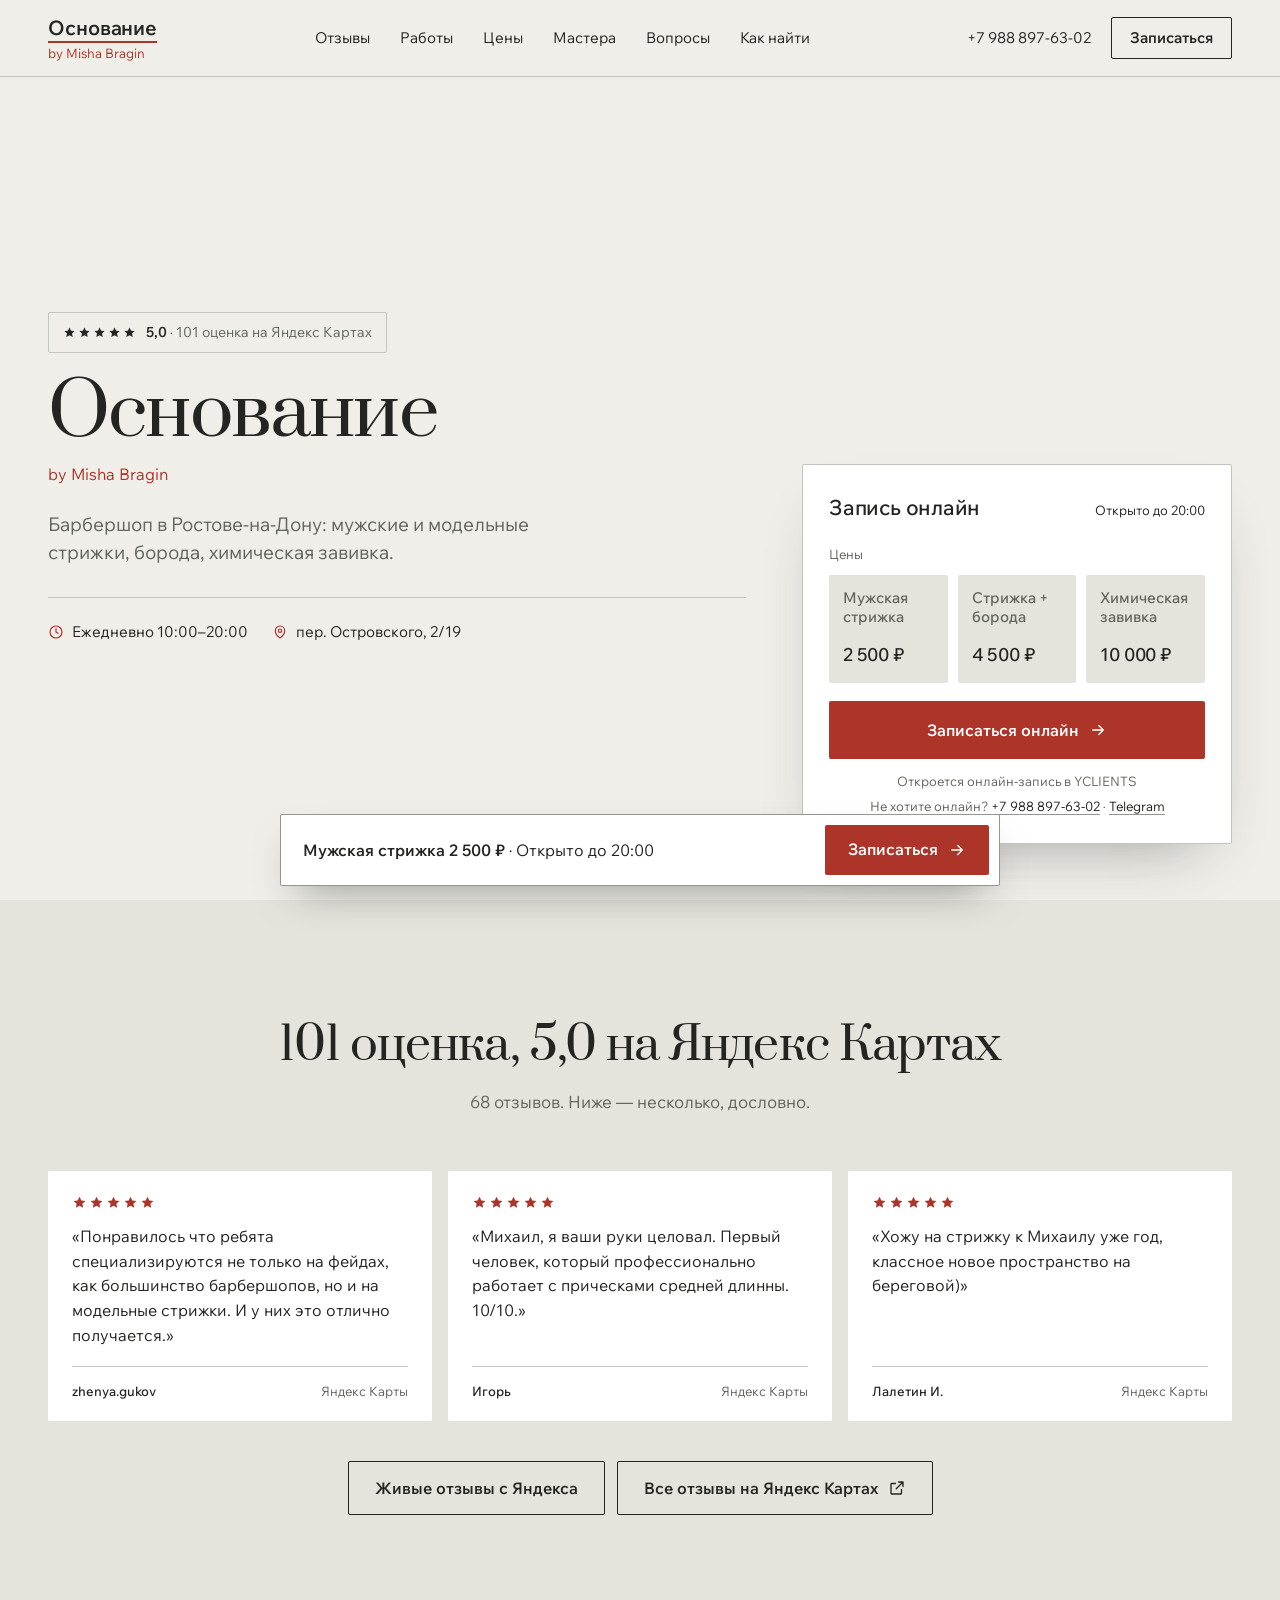
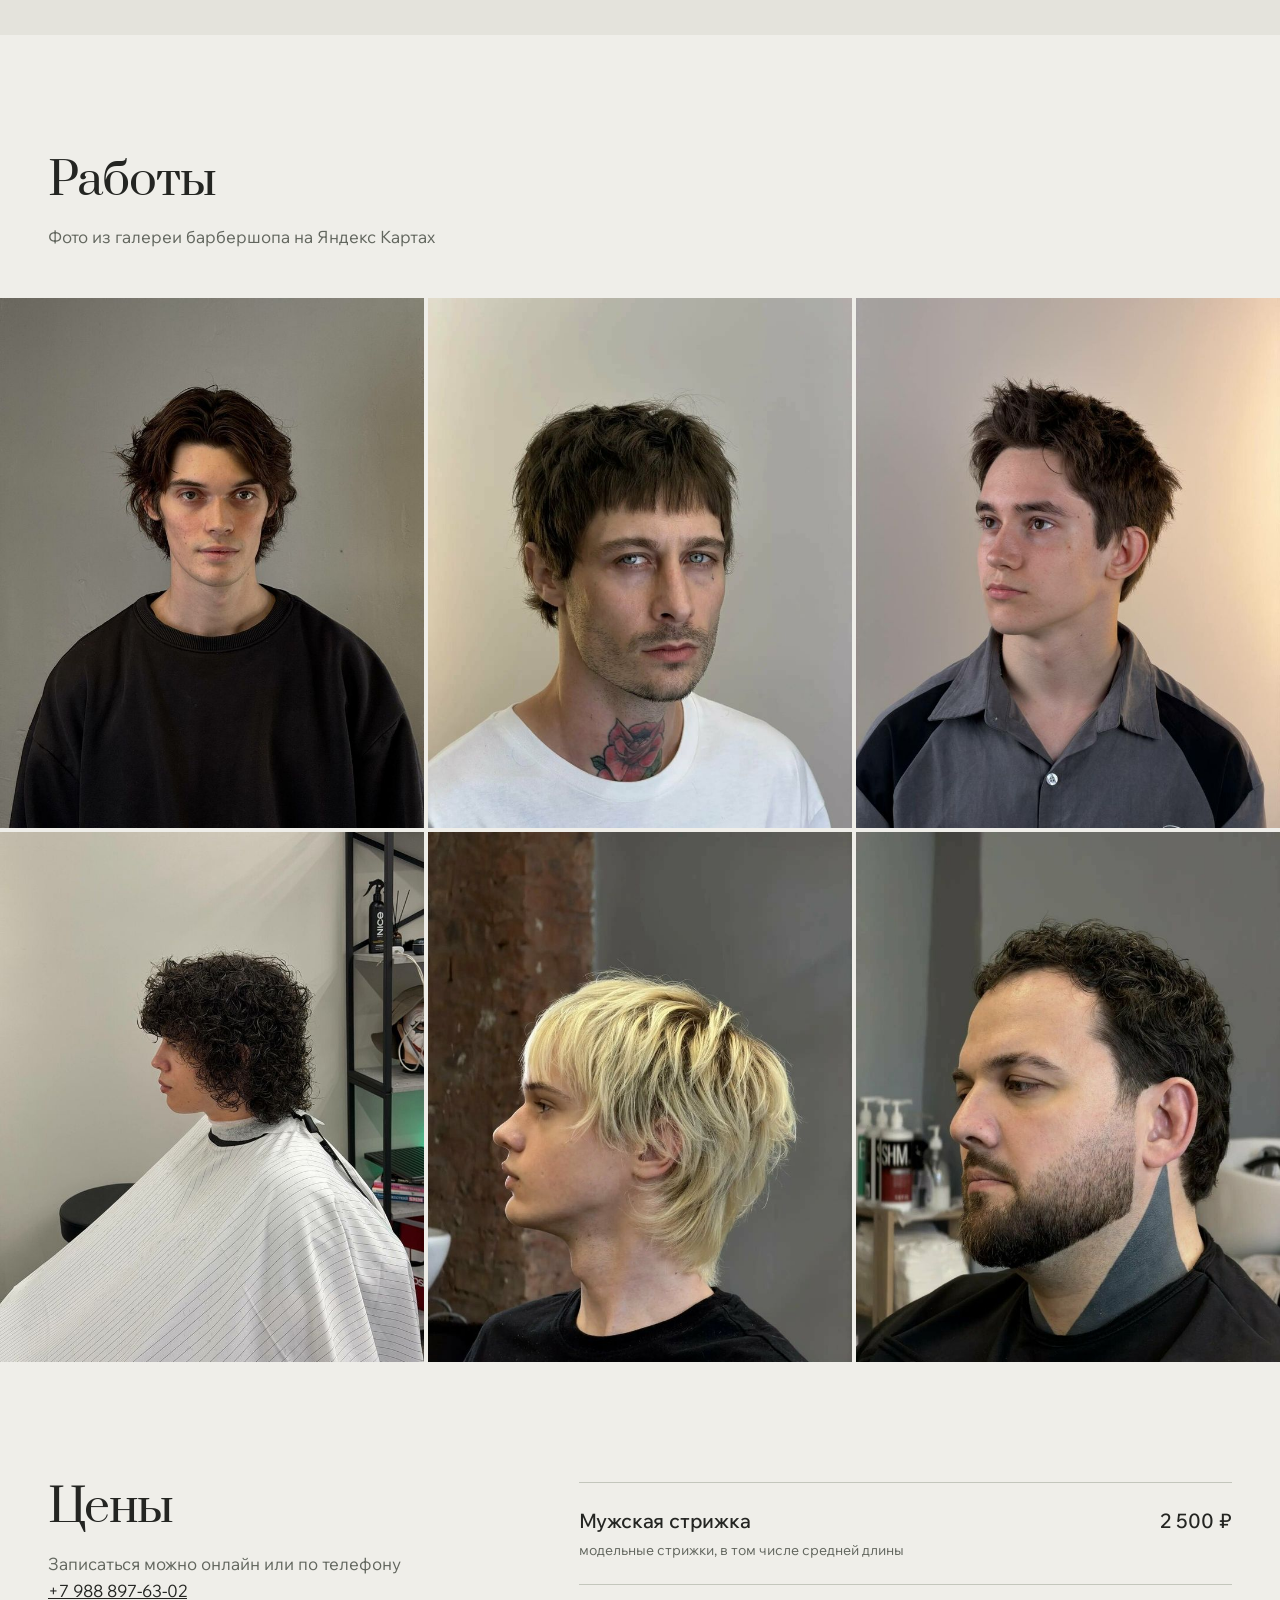
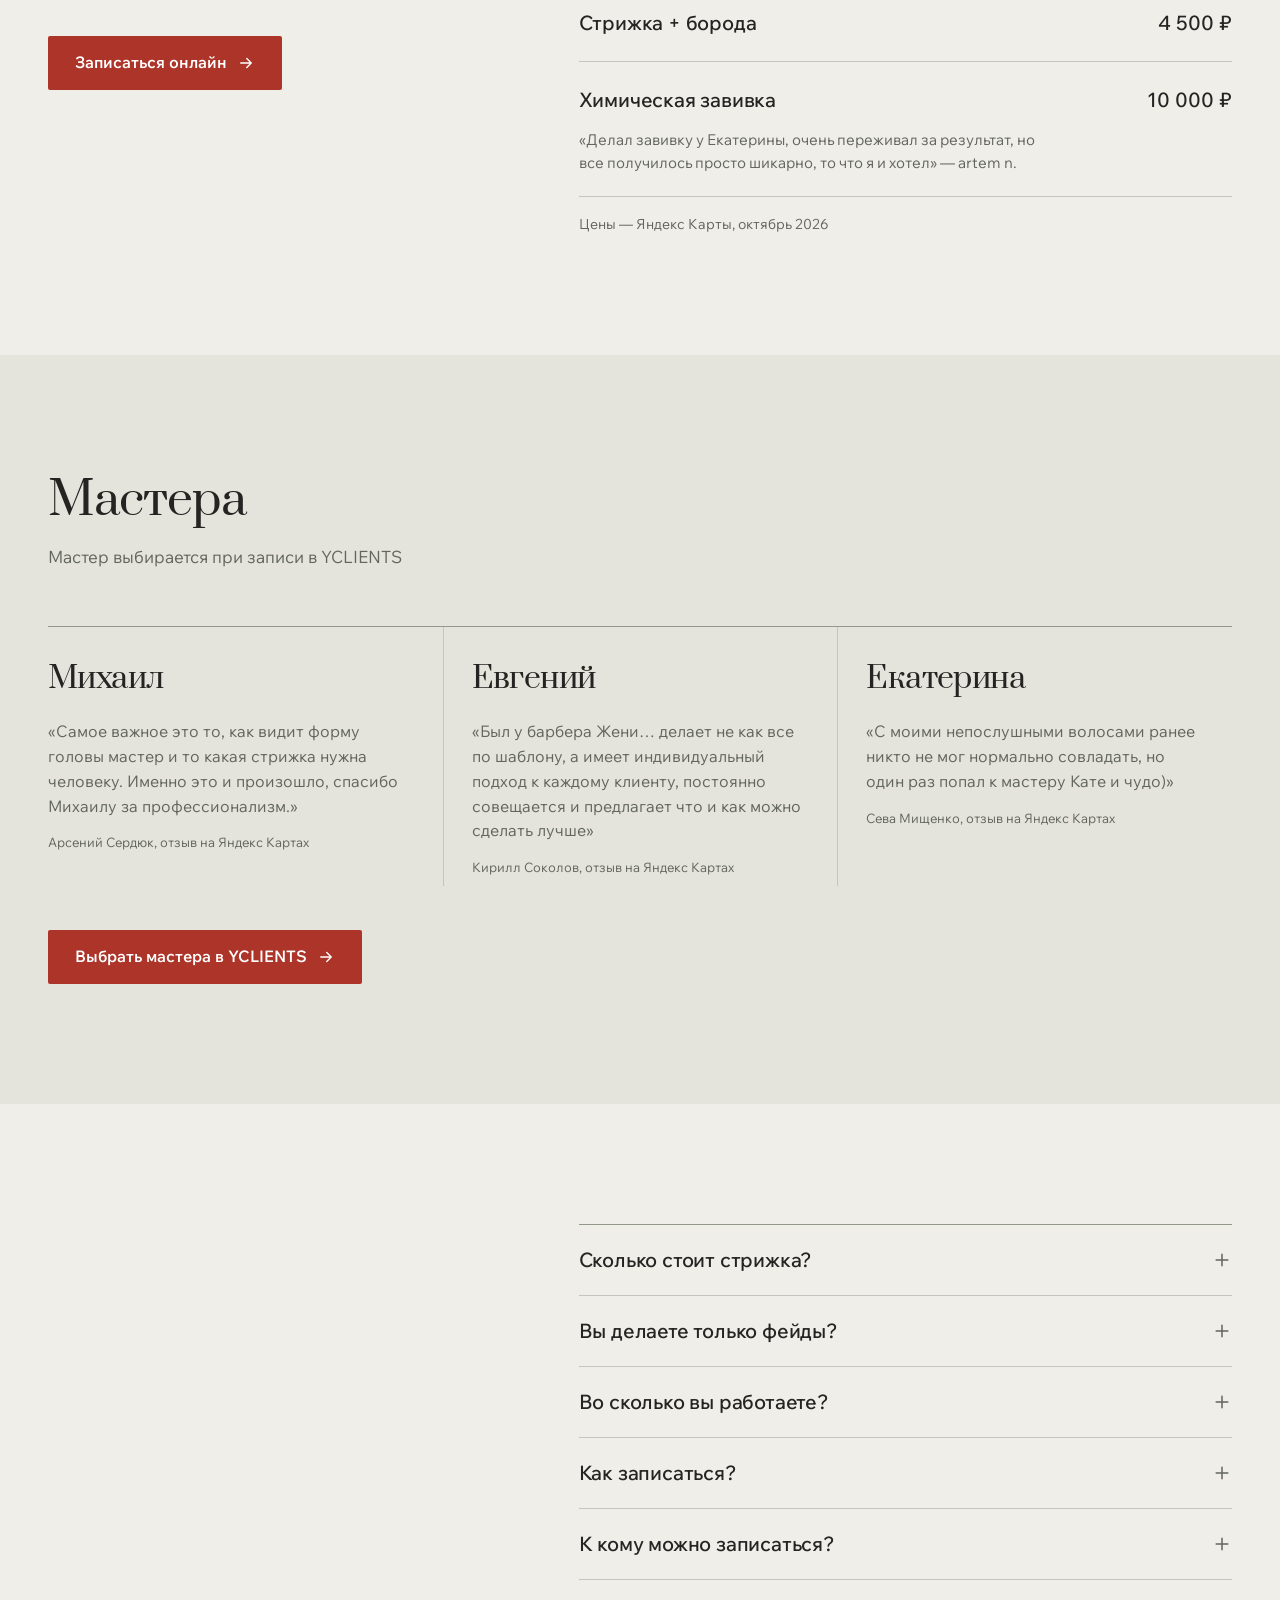
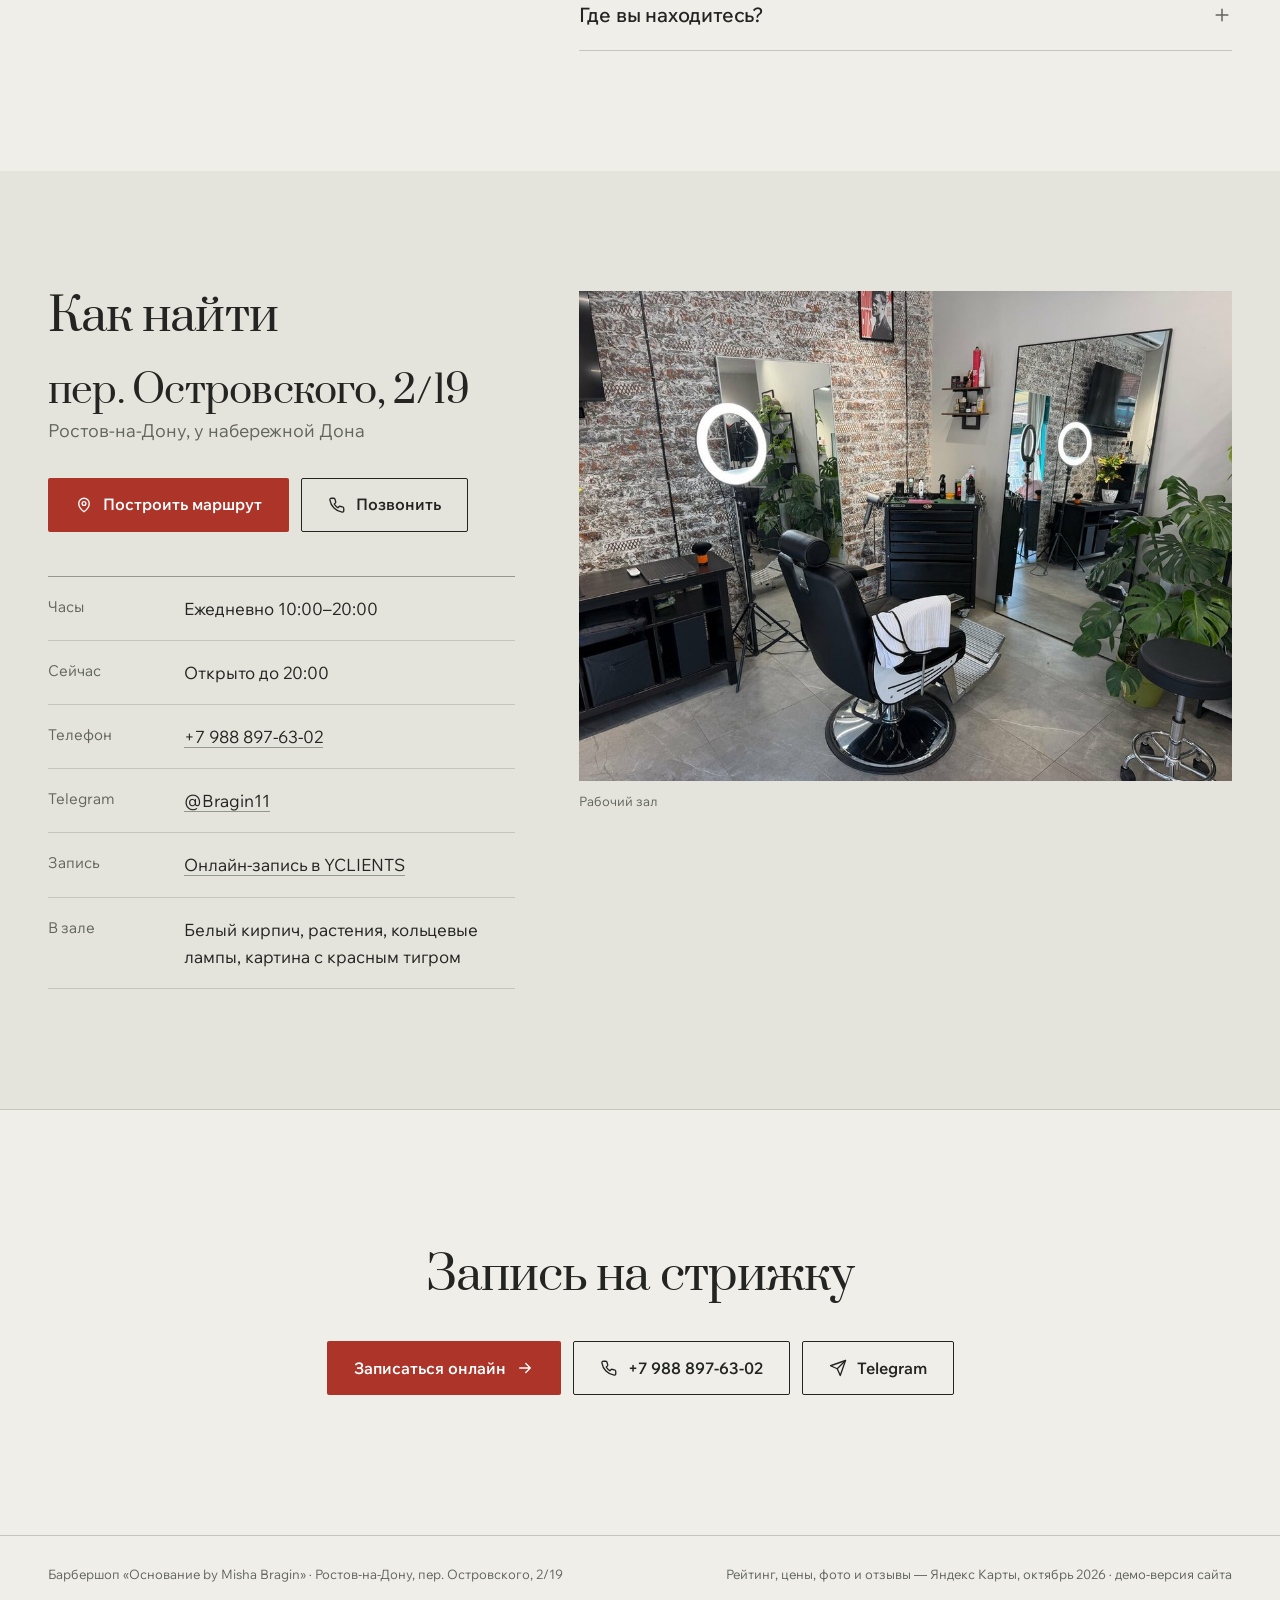
<file: osnovanie/index.html>
<!doctype html>
<html lang="ru">
<head>
<meta charset="utf-8">
<meta name="viewport" content="width=device-width, initial-scale=1, viewport-fit=cover">
<meta name="robots" content="noindex, nofollow">
<title>Основание by Misha Bragin, Ростов-на-Дону — барбершоп, стрижка 2 500 ₽, 5,0 на Яндекс Картах</title>
<meta name="description" content="Барбершоп «Основание by Misha Bragin» в Ростове-на-Дону, пер. Островского, 2/19: мужские и модельные стрижки, борода, химическая завивка. 5,0 на Яндекс Картах, 101 оценка. Ежедневно 10:00–20:00.">
<meta name="theme-color" content="#efeee9">
<meta property="og:type" content="website">
<meta property="og:locale" content="ru_RU">
<meta property="og:title" content="Основание by Misha Bragin, Ростов-на-Дону — 5,0 на Яндекс Картах">
<meta property="og:description" content="Пер. Островского, 2/19. Мужская стрижка 2 500 ₽. Ежедневно 10:00–20:00. Запись онлайн в YCLIENTS.">
<meta property="og:image" content="https://dm1trorg.github.io/osnovanie/img/og.jpg">
<meta property="og:image:width" content="1200">
<meta property="og:image:height" content="630">
<meta property="og:url" content="https://dm1trorg.github.io/osnovanie/">
<link rel="icon" href="data:image/svg+xml,%3Csvg xmlns='http://www.w3.org/2000/svg' viewBox='0 0 64 64'%3E%3Crect width='64' height='64' fill='%23ac3428'/%3E%3Ctext x='32' y='47' font-family='Georgia,serif' font-size='42' text-anchor='middle' fill='%23ffffff'%3E%D0%9E%3C/text%3E%3C/svg%3E">
<link rel="preconnect" href="https://fonts.googleapis.com">
<link rel="preconnect" href="https://fonts.gstatic.com" crossorigin>
<link rel="stylesheet" href="https://fonts.googleapis.com/css2?family=Prata&family=Wix+Madefor+Text:wght@400;500;600&display=swap">
<script type="application/ld+json" id="ld">{"@context":"https://schema.org","@graph":[{"@type":"HairSalon","@id":"https://dm1trorg.github.io/osnovanie/#salon","name":"Основание by Misha Bragin","url":"https://dm1trorg.github.io/osnovanie/","image":["https://dm1trorg.github.io/osnovanie/img/og.jpg","https://dm1trorg.github.io/osnovanie/img/hero.jpg"],"telephone":"+79888976302","priceRange":"2500–10000 ₽","currenciesAccepted":"RUB","address":{"@type":"PostalAddress","streetAddress":"пер. Островского, 2/19","addressLocality":"Ростов-на-Дону","addressRegion":"Ростовская область","addressCountry":"RU"},"openingHoursSpecification":[{"@type":"OpeningHoursSpecification","dayOfWeek":["Monday","Tuesday","Wednesday","Thursday","Friday","Saturday","Sunday"],"opens":"10:00","closes":"20:00"}],"aggregateRating":{"@type":"AggregateRating","ratingValue":"5.0","ratingCount":101,"bestRating":"5","worstRating":"1"},"sameAs":["https://yandex.ru/maps/org/osnovaniye_by_misha_bragin/181131286210/"],"hasOfferCatalog":{"@type":"OfferCatalog","name":"Услуги и цены","itemListElement":[{"@type":"Offer","itemOffered":{"@type":"Service","name":"Мужская стрижка"},"price":"2500","priceCurrency":"RUB"},{"@type":"Offer","itemOffered":{"@type":"Service","name":"Стрижка + борода"},"price":"4500","priceCurrency":"RUB"},{"@type":"Offer","itemOffered":{"@type":"Service","name":"Химическая завивка"},"price":"10000","priceCurrency":"RUB"}]},"potentialAction":{"@type":"ReserveAction","target":{"@type":"EntryPoint","urlTemplate":"https://n1541040.yclients.ru/","inLanguage":"ru-RU","actionPlatform":["https://schema.org/DesktopWebPlatform","https://schema.org/MobileWebPlatform"]},"result":{"@type":"Reservation","name":"Запись в Основание by Misha Bragin"}}},{"@type":"FAQPage","@id":"https://dm1trorg.github.io/osnovanie/#faq","mainEntity":[{"@type":"Question","name":"Сколько стоит стрижка?","acceptedAnswer":{"@type":"Answer","text":"Мужская стрижка — 2 500 ₽, стрижка с бородой — 4 500 ₽, химическая завивка — 10 000 ₽."}},{"@type":"Question","name":"Вы делаете только фейды?","acceptedAnswer":{"@type":"Answer","text":"Нет. Мастера делают модельные стрижки, в том числе на средней длине, и химическую завивку."}},{"@type":"Question","name":"Во сколько вы работаете?","acceptedAnswer":{"@type":"Answer","text":"Ежедневно с 10:00 до 20:00."}},{"@type":"Question","name":"Как записаться?","acceptedAnswer":{"@type":"Answer","text":"Онлайн: кнопка «Записаться онлайн» откроет запись в YCLIENTS. Или по телефону +7 988 897-63-02, или в Telegram @Bragin11."}},{"@type":"Question","name":"К кому можно записаться?","acceptedAnswer":{"@type":"Answer","text":"К Михаилу, Евгению или Екатерине. Мастера выбираются при записи в YCLIENTS."}},{"@type":"Question","name":"Где вы находитесь?","acceptedAnswer":{"@type":"Answer","text":"Ростов-на-Дону, пер. Островского, 2/19, у набережной Дона."}}]}]}</script>
<style>
:root{
  /* дизайн-система Sol 15.10.2026: светлая тема, антиква + гротеск, один красный акцент из картины с тигром */
  --font-head:"Prata",Georgia,serif;
  --font-body:"Wix Madefor Text",system-ui,-apple-system,"Segoe UI",sans-serif;
  --fw-head:400; --fw-h1:400; --ls-head:-.02em;
  --bg:#efeee9; --bg2:#e4e3dc; --bg3:#d8dbd1;
  --text:#242522; --muted:#62665e; --faint:#62665e;
  --ink:#242522; --ink2:#62665e; --card:#ffffff;
  --accent:#ac3428; --accent-h:#8d291f;
  --accent-lt:#8d291f; --on-accent:#ffffff;
  --accent-ink:#ac3428;
  --line:#c3c6bc; --line2:#92998a;
  /* кадрирование первого экрана: компьютер / телефон */
  --hero-pos:60% 42%; --hero-pos-m:42% 40%;
  --veil:239,238,233;
  --gut:48px; --max:1240px; --r:2px; --rb:2px;
  --ease:cubic-bezier(.16,1,.3,1);
}
*{box-sizing:border-box}
html{-webkit-text-size-adjust:100%;scroll-behavior:smooth}
body{margin:0;background:var(--bg);color:var(--text);font:400 17px/1.6 var(--font-body);-webkit-font-smoothing:antialiased;overflow-x:hidden}
img{display:block;max-width:100%}
a{color:inherit}
h1,h2,h3,p,ul,ol,dl,dd,blockquote,figure{margin:0;padding:0}
ul,ol{list-style:none}
button{font:inherit;color:inherit}
[hidden]{display:none!important}
section[id]{scroll-margin-top:76px}
.wrap{width:min(var(--max),100% - 2*var(--gut));margin-inline:auto}
.ico{width:18px;height:18px;flex:none;fill:none;stroke:currentColor;stroke-width:1.8;stroke-linecap:round;stroke-linejoin:round}
.nb{white-space:nowrap}
:focus-visible{outline:2px solid var(--accent);outline-offset:3px}

/* КНОПКИ: прямоугольные, с наведением и нажатием */
.btn{display:inline-flex;align-items:center;justify-content:center;gap:10px;height:54px;padding:0 26px;border-radius:var(--rb);border:1px solid transparent;font-family:var(--font-body);font-weight:600;font-size:16px;text-decoration:none;cursor:pointer;white-space:nowrap;transition:background .18s,border-color .18s,color .18s,transform .12s;-webkit-tap-highlight-color:transparent}
.btn:active{transform:translateY(1px)}
.btn .ico{transition:transform .25s var(--ease)}
.btn:hover .ico.arr{transform:translateX(3px)}
.btn-main{background:var(--accent);color:var(--on-accent)}
.btn-main:hover{background:var(--accent-h)}
.btn-line{border-color:var(--text);color:var(--text);background:transparent}
.btn-line:hover{background:var(--text);color:var(--bg)}
.btn-sm{height:42px;padding:0 18px;font-size:15px}

/* ШАПКА: название бренда с красным подчёркиванием, под ним подпись автора */
.brand{display:block;text-decoration:none}
.brand b{display:inline-block;padding-bottom:2px;font-family:var(--font-body);font-weight:600;font-size:20px;letter-spacing:-.005em;line-height:1.15;text-decoration:underline;text-decoration-color:var(--accent);text-decoration-thickness:2px;text-underline-offset:6px}
.brand small{display:block;margin-top:4px;font-family:var(--font-body);font-size:13px;font-weight:400;letter-spacing:0;line-height:1.2;color:var(--accent)}

.top{position:fixed;inset:0 0 auto;z-index:40;background:var(--bg);border-bottom:1px solid var(--line)}
.top .wrap{display:flex;align-items:center;justify-content:space-between;gap:24px;height:76px}
.nav{display:flex;gap:30px;font-size:15px}
.nav a{position:relative;text-decoration:none;color:var(--text);padding:6px 0}
.nav a::after{content:"";position:absolute;left:0;right:100%;bottom:0;height:1px;background:currentColor;transition:right .35s var(--ease)}
.nav a:hover::after{right:0}
.top-r{display:flex;align-items:center;gap:20px}
.top-tel{font-size:15px;text-decoration:none;color:var(--text);white-space:nowrap}
.top-tel:hover{color:var(--accent-h)}

/* ПЕРВЫЙ ЭКРАН: фото зала во весь экран, слева светлая вуаль под текст */
.hero{position:relative;min-height:max(720px,100svh);display:flex;align-items:stretch;padding:112px 0 56px;isolation:isolate;overflow:hidden}
.hero-bg{position:absolute;inset:0;width:100%;height:100%;object-fit:cover;object-position:var(--hero-pos);z-index:-2}
.hero::before{content:"";position:absolute;inset:0;z-index:-1;background:linear-gradient(90deg,rgba(var(--veil),.97) 0%,rgba(var(--veil),.95) 32%,rgba(var(--veil),.82) 48%,rgba(var(--veil),.4) 68%,rgba(var(--veil),.06) 100%)}
.hero-grid{display:grid;grid-template-columns:minmax(0,1fr) 430px;gap:56px;align-items:center;width:min(var(--max),100% - 2*var(--gut));margin-inline:auto}
.hero-grid .book{align-self:end}
.left{display:flex;flex-direction:column;gap:30px}
.rating{display:inline-flex;align-items:center;gap:10px;align-self:flex-start;padding:8px 14px;border-radius:var(--rb);background:var(--bg);border:1px solid var(--line);font-size:14px;color:var(--muted);text-decoration:none;transition:border-color .2s}
.rating:hover{border-color:var(--text)}
.rating b{color:var(--text);font-weight:600}
.stars{display:inline-flex;gap:2px;color:var(--text)}
.stars svg{width:13px;height:13px;fill:currentColor}
.intro h1{margin-top:22px;font-family:var(--font-head);font-weight:var(--fw-h1);font-size:72px;line-height:1.08;letter-spacing:-.025em}
.intro .by{margin-top:10px;font-size:16px;font-weight:400;color:var(--accent)}
.intro .sub{margin-top:22px;max-width:27em;font-size:19px;line-height:1.5;color:var(--muted)}
.facts{display:flex;flex-wrap:wrap;gap:12px 24px;padding-top:22px;border-top:1px solid var(--line)}
.facts li{display:inline-flex;align-items:center;gap:8px;font-size:15px;color:var(--text)}
.facts .ico{width:16px;height:16px;color:var(--accent)}

/* КАРТОЧКА ЗАПИСИ */
.book{background:var(--card);border:1px solid var(--line);border-radius:var(--r);padding:26px;box-shadow:0 28px 60px -34px rgba(36,37,34,.45)}
.book-h{display:flex;align-items:baseline;justify-content:space-between;gap:12px}
.book-h h2{font-family:var(--font-body);font-size:21px;font-weight:500;letter-spacing:-.01em}
.book-st{font-size:13px;color:var(--muted);white-space:nowrap}
.book-st.open{color:var(--text)}
.book-l{margin:20px 0 10px;font-size:13px;color:var(--faint)}
.tiles{display:grid;grid-template-columns:repeat(3,1fr);gap:10px}
/* цены в карточке — только показ, не выбор */
.tile{display:flex;flex-direction:column;justify-content:space-between;gap:14px;min-height:96px;padding:14px;border-radius:2px;background:var(--bg2)}
.tile b{font-weight:500;font-size:15px;line-height:1.25;color:var(--muted)}
.tile em{font-style:normal;font-family:var(--font-body);font-weight:500;font-size:18px;letter-spacing:-.01em;font-variant-numeric:tabular-nums}
.book .btn-main{width:100%;height:58px;margin-top:18px;font-size:16px}
.book-n{margin-top:12px;font-size:13px;color:var(--faint);text-align:center}
.book-p{margin-top:4px;font-size:13px;color:var(--faint);text-align:center}
.book-p a{color:var(--text);text-decoration:none;border-bottom:1px solid var(--line2);white-space:nowrap}
.book-p a:hover{border-bottom-color:var(--text)}

/* ОБЩЕЕ ДЛЯ СЕКЦИЙ */
.sec{padding:120px 0}
.h2{font-family:var(--font-head);font-weight:var(--fw-head);font-size:46px;line-height:1.12;letter-spacing:var(--ls-head)}
.lead{margin-top:16px;color:var(--muted);font-size:17px;max-width:36em}
.lead a{color:var(--text);white-space:nowrap}
.rv{opacity:0;transform:translateY(22px);transition:opacity .9s var(--ease),transform .9s var(--ease)}
.rv.in{opacity:1;transform:none}

/* ОТЗЫВЫ: белые карточки на светло-сером */
.reviews{background:var(--bg2);padding:120px 0}
.reviews-head{text-align:center}
.reviews-head .lead{margin-inline:auto}
.rgrid{margin-top:56px;display:grid;grid-template-columns:repeat(var(--rn,3),minmax(0,1fr));gap:16px}
.rcard{display:flex;flex-direction:column;background:var(--card);color:var(--ink);border-radius:var(--r);padding:24px 24px 20px}
.rcard .stars{color:var(--accent-ink)}
.rcard .stars svg{width:15px;height:15px}
.rcard blockquote{margin-top:14px;font-size:16px;line-height:1.55;color:var(--ink);flex:1}
.rcard footer{margin-top:18px;padding-top:14px;border-top:1px solid var(--line);display:flex;justify-content:space-between;align-items:center;gap:10px;font-size:13px;color:var(--ink2)}
.rcard footer b{font-weight:500;color:var(--ink)}
.rcard footer span{white-space:nowrap}
.reviews-more{margin-top:40px;display:flex;justify-content:center;flex-wrap:wrap;gap:12px}
/* живые отзывы Яндекса: виджет грузится только по нажатию */
.yw{position:relative;max-width:560px;margin:32px auto 0}
.yw-f{height:800px;border-radius:var(--r);overflow:hidden;background:#fff}
.yw-f iframe{display:block;width:100%;height:100%;border:0}
.yw-x{position:absolute;top:-16px;right:-16px;z-index:2;width:40px;height:40px;border-radius:50%;border:1px solid var(--text);background:var(--card);color:var(--text);display:grid;place-items:center;cursor:pointer;transition:background .15s,color .15s}
.yw-x:hover{background:var(--text);color:var(--bg)}
.yw-x svg{width:18px;height:18px}

/* РАБОТЫ: чистые прямоугольники от края до края */
.works{padding:120px 0 0}
.works-head{display:flex;justify-content:space-between;align-items:flex-end;gap:24px;margin-bottom:48px}
.wgrid{display:grid;grid-template-columns:repeat(3,1fr);gap:4px}
.wgrid figure{position:relative;aspect-ratio:4/5;overflow:hidden;background:var(--bg2)}
.wgrid img{width:100%;height:100%;object-fit:cover;object-position:50% 40%;transition:transform 1.2s var(--ease)}
.wgrid figure:hover img{transform:scale(1.03)}

/* ЦЕНЫ: слева заголовок и запись, справа список; отзыв рядом с услугой */
.prices-grid{display:grid;grid-template-columns:minmax(0,5fr) minmax(0,7fr);column-gap:64px;align-items:start}
.prices-side .btn{margin-top:32px}
.plist li{display:flex;justify-content:space-between;align-items:baseline;gap:24px;padding:22px 0;border-bottom:1px solid var(--line)}
.plist li:first-child{border-top:1px solid var(--line)}
.plist .pn{font-size:20px;font-weight:500;letter-spacing:-.01em}
.plist .pn small{display:block;font-size:14px;font-weight:400;color:var(--faint);margin-top:2px;letter-spacing:0}
.plist .pq{display:block;margin-top:12px;max-width:32em;font-size:15px;font-weight:400;line-height:1.55;letter-spacing:0;color:var(--muted)}
.plist .pq cite{font-style:normal;color:var(--faint);white-space:nowrap}
.plist .pp{font-family:var(--font-body);font-size:20px;font-weight:500;white-space:nowrap;font-variant-numeric:tabular-nums}
.pnote{margin-top:16px;font-size:14px;color:var(--faint)}

/* МАСТЕРА */
.masters{background:var(--bg2)}
.mgrid{margin-top:56px;display:grid;grid-template-columns:repeat(var(--mcols,3),minmax(0,1fr));gap:0;border-top:1px solid var(--line2)}
.mgrid li{display:flex;flex-direction:column;padding:28px 28px 8px 0}
.mgrid li+li{padding-left:28px;border-left:1px solid var(--line)}
.mgrid h3{font-family:var(--font-head);font-size:30px;font-weight:var(--fw-head);letter-spacing:-.02em}
.mgrid blockquote{margin-top:16px;font-size:16px;line-height:1.55;color:var(--muted)}
.mgrid .src{margin-top:14px;font-size:13px;color:var(--faint)}
.mmore{margin-top:44px}

/* ВОПРОСЫ */
.faq-grid{display:grid;grid-template-columns:minmax(0,5fr) minmax(0,7fr);gap:64px;align-items:start}
.qa{border-top:1px solid var(--line2)}
.qa details{border-bottom:1px solid var(--line)}
.qa summary{list-style:none;cursor:pointer;display:flex;justify-content:space-between;align-items:center;gap:20px;padding:22px 0;font-weight:500;font-size:20px;line-height:1.3;letter-spacing:-.01em;transition:color .15s}
.qa summary::-webkit-details-marker{display:none}
.qa summary svg{width:20px;height:20px;flex:none;color:var(--faint);transition:transform .25s var(--ease),color .15s}
.qa details[open] summary svg{transform:rotate(45deg)}
.qa summary:hover{color:var(--accent-h)}.qa summary:hover svg{color:var(--accent-h)}
.qa p{padding:0 40px 24px 0;color:var(--muted);font-size:17px;line-height:1.6}

/* КАК НАЙТИ: слева адрес и список, справа рабочий зал целиком */
.find{background:var(--bg2)}
.find-grid{display:grid;grid-template-columns:minmax(0,5fr) minmax(0,7fr);gap:64px;align-items:start}
.addr{margin-top:28px;font-family:var(--font-head);font-size:clamp(28px,3vw,40px);font-weight:var(--fw-head);letter-spacing:-.02em;line-height:1.12}
.addr small{display:block;margin-top:8px;font-family:var(--font-body);font-size:18px;font-weight:400;letter-spacing:0;color:var(--muted)}
.find-btns{display:flex;flex-wrap:wrap;gap:12px;margin-top:36px}
.dl{margin-top:44px}
.dl div{display:grid;grid-template-columns:120px 1fr;gap:16px;padding:18px 0;border-bottom:1px solid var(--line)}
.dl div:first-child{border-top:1px solid var(--line2)}
.dl dt{color:var(--faint);font-size:15px}
.dl dd{font-size:17px}
.dl dd small{display:block;margin-top:2px;font-size:14px;color:var(--faint)}
.dl dd a{text-decoration:none;border-bottom:1px solid var(--line2)}
.dl dd a:hover{border-bottom-color:var(--text)}
.find-ph img{width:100%;height:auto;aspect-ratio:4/3;object-fit:cover}
.find-ph figcaption{margin-top:10px;font-size:13px;color:var(--faint)}

/* ФИНАЛ */
.final{padding:140px 0;text-align:center;border-top:1px solid var(--line)}
.final-btns{display:flex;justify-content:center;flex-wrap:wrap;gap:12px;margin-top:40px}

/* ПОДВАЛ */
.foot{border-top:1px solid var(--line);padding:28px 0 110px;font-size:13px;color:var(--faint)}
.foot .wrap{display:flex;justify-content:space-between;flex-wrap:wrap;gap:8px 32px}
.foot a{text-decoration:none}.foot a:hover{color:var(--text)}

/* ЛИПКАЯ ПАНЕЛЬ: главная услуга, цена, открыто ли сейчас + запись; прячется рядом с другими кнопками записи */
.sticky{position:fixed;left:50%;bottom:calc(14px + env(safe-area-inset-bottom));z-index:50;width:min(720px,calc(100% - 24px));display:flex;align-items:center;justify-content:space-between;gap:16px;padding:10px 10px 10px 22px;border-radius:var(--r);background:var(--card);border:1px solid var(--line2);box-shadow:0 18px 40px -18px rgba(36,37,34,.5);transform:translate(-50%,170%);visibility:hidden;transition:transform .32s var(--ease),visibility .32s}
.sticky.show{transform:translate(-50%,0);visibility:visible}
.sticky .info{font-size:16px;line-height:1.3;min-width:0}
.sticky .info b{font-weight:600}
.sticky .st{color:var(--muted)}
.sticky .st.open{color:var(--text)}
.sticky .btn{height:50px;padding:0 22px;flex:none}

@media (max-width:1100px){
  .nav{display:none}
  .hero-grid{grid-template-columns:minmax(0,1fr) 400px;gap:40px}
  .rgrid:not([data-n="3"]){grid-template-columns:repeat(2,minmax(0,1fr))}
  .wgrid{grid-template-columns:repeat(2,1fr)}
}
@media (max-width:860px){
  :root{--gut:16px}
  .top{position:relative}
  .top .wrap{height:64px}
  .brand b{font-size:19px}
  .top-r{display:none}
  .hero{display:block;min-height:0;padding:0 0 36px}
  /* на телефоне фото лежит сверху чистой полосой, текст — на светлом фоне ниже: тёмный текст не теряется на чёрных диванах */
  .hero-bg{inset:auto;top:0;left:0;width:100%;height:240px;object-position:var(--hero-pos-m)}
  .hero::before{inset:0 0 auto;height:240px;background:linear-gradient(180deg,rgba(var(--veil),0) 0px,rgba(var(--veil),0) 175px,rgba(var(--veil),.9) 233px,var(--bg) 240px)}
  .hero-grid{display:flex;flex-direction:column;gap:18px;padding-top:262px}
  .left{display:contents}
  .intro{order:1}.book{order:2}.facts{order:3}
  .rating{padding:7px 12px;font-size:13px}
  .intro h1{margin-top:14px;font-size:42px;line-height:1.12;letter-spacing:-.025em}
  .intro .by{margin-top:6px;font-size:15px}
  .intro .sub{margin-top:10px;font-size:16px;line-height:1.45}
  .book{padding:16px}
  .book-h h2{font-size:18px}
  .book-l{margin:10px 0 6px;font-size:12.5px}
  .tiles{gap:6px}
  .tile{min-height:0;padding:9px 10px;gap:6px}
  .tile b{font-size:13px}
  .tile em{font-size:15px}
  .book .btn-main{height:52px;margin-top:12px}
  .book-n{display:none}
  .book-p{margin-top:8px;font-size:12.5px}
  .facts{gap:10px 22px;padding-top:18px}
  .facts li{font-size:14px}
  .sec,.reviews{padding:80px 0}
  .h2{font-size:34px}
  .works{padding-top:80px}
  .works-head{display:block;margin-bottom:28px}
  .rgrid,.rgrid:not([data-n="3"]){margin:36px calc(-1*var(--gut)) 0;padding:0 var(--gut) 6px;display:flex;overflow-x:auto;scroll-snap-type:x mandatory;scroll-padding:0 var(--gut);gap:12px;align-items:flex-start;scrollbar-width:none}
  .rgrid::-webkit-scrollbar{display:none}
  .rcard{flex:0 0 82%;scroll-snap-align:start}
  .reviews-more .btn{flex:1 1 100%}
  .yw-x{right:4px;top:-18px}
  .yw-f{height:720px}
  .wgrid{gap:3px}
  .prices-grid{grid-template-columns:1fr;row-gap:32px}
  .find-grid,.faq-grid{grid-template-columns:1fr;gap:32px}
  .dl{margin-top:36px}
  .plist .pn,.plist .pp{font-size:17px}
  .plist .pq{font-size:14.5px}
  .plist li{padding:18px 0}
  .qa summary{font-size:17px;padding:18px 0}
  .qa p{padding-right:0;font-size:16px}
  .mgrid{grid-template-columns:1fr;margin-top:36px}
  .mgrid li,.mgrid li+li{padding:24px 0 22px;border-left:0}
  .mgrid li+li{border-top:1px solid var(--line)}
  .mgrid h3{font-size:26px}
  .mmore{margin-top:28px}
  .mmore .btn{width:100%}
  .dl div{grid-template-columns:100px 1fr}
  .addr{margin-top:20px}
  .final{padding:96px 0 110px}
  .final-btns .btn{flex:1 1 100%}
  .find-btns .btn{flex:1 1 auto}
  .sticky{padding:8px 8px 8px 16px;gap:12px;bottom:calc(10px + env(safe-area-inset-bottom));width:calc(100% - 20px)}
  .sticky .info{font-size:14px}
  .sticky .sep{display:none}
  .sticky .st{display:block;font-size:13px;margin-top:2px}
  .sticky .btn{height:48px;padding:0 16px;font-size:15.5px}
  .sticky .btn svg{display:none}
}
@media (prefers-reduced-motion:reduce){
  html{scroll-behavior:auto}
  .rv{opacity:1;transform:none;transition:none}
  .wgrid img,.btn .ico,.sticky,.qa summary svg{transition:none}
}
</style>
</head>
<body>
<svg width="0" height="0" style="position:absolute" aria-hidden="true">
  <symbol id="i-star" viewBox="0 0 24 24"><path d="M12 2.6l2.9 6 6.6.8-4.9 4.6 1.3 6.5L12 17.3l-5.9 3.2 1.3-6.5L2.5 9.4l6.6-.8z"/></symbol>
  <symbol id="i-arr" viewBox="0 0 24 24"><path d="M5 12h14M13 6l6 6-6 6"/></symbol>
  <symbol id="i-clock" viewBox="0 0 24 24"><circle cx="12" cy="12" r="9"/><path d="M12 7v5l3 2"/></symbol>
  <symbol id="i-scissors" viewBox="0 0 24 24"><circle cx="6" cy="6" r="3"/><circle cx="6" cy="18" r="3"/><path d="M20 4 8.1 15.9M14.5 14.5 20 20M8.1 8.1 12 12"/></symbol>
  <symbol id="i-phone" viewBox="0 0 24 24"><path d="M21 16.5v3a2 2 0 0 1-2.2 2A19.5 19.5 0 0 1 2.5 5.2 2 2 0 0 1 4.5 3h3a2 2 0 0 1 2 1.7c.1.9.4 1.8.7 2.7a2 2 0 0 1-.5 2.1L8.4 10.8a16 16 0 0 0 4.8 4.8l1.3-1.3a2 2 0 0 1 2.1-.5c.9.3 1.8.6 2.7.7a2 2 0 0 1 1.7 2z"/></symbol>
  <symbol id="i-pin" viewBox="0 0 24 24"><path d="M19 10c0 6-7 11-7 11s-7-5-7-11a7 7 0 0 1 14 0z"/><circle cx="12" cy="10" r="2.5"/></symbol>
  <symbol id="i-send" viewBox="0 0 24 24"><path d="m22 2-7 20-4-9-9-4z"/><path d="M22 2 11 13"/></symbol>
  <symbol id="i-ext" viewBox="0 0 24 24"><path d="M14 4h6v6M20 4l-9 9M18 14v5a1 1 0 0 1-1 1H5a1 1 0 0 1-1-1V7a1 1 0 0 1 1-1h5"/></symbol>
  <symbol id="i-plus" viewBox="0 0 24 24"><path d="M12 5v14M5 12h14"/></symbol>
  <symbol id="i-x" viewBox="0 0 24 24"><path d="M6 6l12 12M18 6 6 18"/></symbol>
</svg>

<header class="top" id="topbar">
  <div class="wrap">
    <a class="brand" href="#top" aria-label="Основание by Misha Bragin — наверх">
      <b>Основание</b>
      <small>by Misha Bragin</small>
    </a>
    <nav class="nav" aria-label="Разделы">
      <a href="#reviews">Отзывы</a><a href="#works">Работы</a><a href="#prices">Цены</a><a href="#masters">Мастера</a><a href="#faq">Вопросы</a><a href="#find">Как найти</a>
    </nav>
    <div class="top-r">
      <a class="top-tel" data-tel href="tel:+79888976302" data-s="phone">+7 988 897-63-02</a>
      <a class="btn btn-line btn-sm" data-book data-href="bookingUrl" href="https://n1541040.yclients.ru/" target="_blank" rel="noopener">Записаться</a>
    </div>
  </div>
</header>

<main>
<section class="hero" id="top">
  <picture>
    <source media="(max-width: 860px)" srcset="img/hero-m.jpg" data-srcset="photos.heroMobile">
    <img class="hero-bg" data-src="photos.hero" src="img/hero.jpg" alt="Рабочий зал барбершопа «Основание»: кресла, растения, на стене картина с красным тигром" fetchpriority="high">
  </picture>
  <div class="hero-grid">
    <div class="left">
      <div class="intro">
        <a class="rating" data-href="reviewsUrl" href="https://yandex.ru/maps/org/osnovaniye_by_misha_bragin/181131286210/reviews/" target="_blank" rel="noopener">
          <span class="stars" aria-hidden="true"><svg><use href="#i-star"/></svg><svg><use href="#i-star"/></svg><svg><use href="#i-star"/></svg><svg><use href="#i-star"/></svg><svg><use href="#i-star"/></svg></span>
          <span><b data-s="rating">5,0</b> · <span data-s="ratingCount">101 оценка</span> на <span data-s="source">Яндекс Картах</span></span>
        </a>
        <h1 data-s="name">Основание</h1>
        <p class="by" data-s="by">by Misha Bragin</p>
        <p class="sub" data-s="sub">Барбершоп в Ростове-на-Дону: мужские и модельные стрижки, борода, химическая завивка.</p>
      </div>
      <ul class="facts" id="facts">
        <li><svg class="ico"><use href="#i-clock"/></svg>Ежедневно 10:00–20:00</li>
        <li><svg class="ico"><use href="#i-pin"/></svg>пер. Островского, 2/19</li>
      </ul>
    </div>

    <aside class="book" id="book" aria-labelledby="book-t">
      <div class="book-h">
        <h2 id="book-t">Запись онлайн</h2>
        <span class="book-st js-status" data-s="hours.text">Ежедневно 10:00–20:00</span>
      </div>
      <p class="book-l" id="tiles-l">Цены</p>
      <ul class="tiles" id="tiles" aria-labelledby="tiles-l">
        <li class="tile"><b>Мужская стрижка</b><em>2&nbsp;500&nbsp;₽</em></li>
        <li class="tile"><b>Стрижка + борода</b><em>4&nbsp;500&nbsp;₽</em></li>
        <li class="tile"><b>Химическая завивка</b><em>10&nbsp;000&nbsp;₽</em></li>
      </ul>
      <a class="btn btn-main" data-book data-href="bookingUrl" href="https://n1541040.yclients.ru/" target="_blank" rel="noopener">Записаться онлайн <svg class="ico arr"><use href="#i-arr"/></svg></a>
      <p class="book-n" data-s="bookingNote">Откроется онлайн-запись в YCLIENTS</p>
      <p class="book-p"><span data-s="phoneLabel">Не хотите онлайн?</span> <a data-tel href="tel:+79888976302" data-s="phone">+7 988 897-63-02</a> · <a data-tg href="https://t.me/Bragin11" target="_blank" rel="noopener">Telegram</a></p>
    </aside>
  </div>
</section>

<section class="reviews" id="reviews" aria-labelledby="rev-t">
  <div class="wrap">
    <div class="reviews-head rv">
      <h2 class="h2" id="rev-t"><span data-s="ratingCount">101 оценка</span>, <span data-s="rating">5,0</span> на <span data-s="source">Яндекс Картах</span></h2>
      <p class="lead" data-s="reviewsLead">68 отзывов. Ниже — несколько, дословно.</p>
    </div>
    <div class="rgrid" id="rgrid"></div>
    <div class="reviews-more rv">
      <button type="button" class="btn btn-line" id="ywBtn" aria-controls="yw" aria-expanded="false">Живые отзывы с Яндекса</button>
      <a class="btn btn-line" data-href="reviewsUrl" href="https://yandex.ru/maps/org/osnovaniye_by_misha_bragin/181131286210/reviews/" target="_blank" rel="noopener">Все отзывы на Яндекс Картах <svg class="ico"><use href="#i-ext"/></svg></a>
    </div>
    <div class="yw" id="yw" hidden>
      <button type="button" class="yw-x" id="ywX" aria-label="Закрыть живые отзывы"><svg class="ico"><use href="#i-x"/></svg></button>
      <div class="yw-f"></div>
    </div>
  </div>
</section>

<section class="works" id="works" aria-labelledby="works-t">
  <div class="wrap works-head rv">
    <div>
      <h2 class="h2" id="works-t">Работы</h2>
      <p class="lead" data-s="worksNote">Фото из галереи барбершопа на Яндекс Картах</p>
    </div>
  </div>
  <div class="wgrid" id="wgrid"></div>
</section>

<section class="sec prices" id="prices" aria-labelledby="pr-t">
  <div class="wrap prices-grid">
    <div class="prices-side rv">
      <h2 class="h2" id="pr-t">Цены</h2>
      <p class="lead">Записаться можно онлайн или по телефону <a data-tel href="tel:+79888976302" data-s="phone">+7 988 897-63-02</a></p>
      <a class="btn btn-main" data-book data-href="bookingUrl" href="https://n1541040.yclients.ru/" target="_blank" rel="noopener">Записаться онлайн <svg class="ico arr"><use href="#i-arr"/></svg></a>
    </div>
    <div class="prices-list rv">
      <ul class="plist" id="plist"></ul>
      <p class="pnote" data-s="pricesNote">Цены — Яндекс Карты, октябрь 2026</p>
    </div>
  </div>
</section>

<section class="sec masters" id="masters" aria-labelledby="m-t">
  <div class="wrap">
    <div class="rv">
      <h2 class="h2" id="m-t">Мастера</h2>
      <p class="lead" data-s="mastersLead">Мастер выбирается при записи в YCLIENTS</p>
    </div>
    <ul class="mgrid rv" id="mgrid"></ul>
    <div class="mmore rv">
      <a class="btn btn-main" data-book data-href="bookingUrl" href="https://n1541040.yclients.ru/" target="_blank" rel="noopener"><span data-s="mastersLink">Выбрать мастера в YCLIENTS</span> <svg class="ico arr"><use href="#i-arr"/></svg></a>
    </div>
  </div>
</section>

<section class="sec faq" id="faq" aria-labelledby="q-t">
  <div class="wrap faq-grid">
    <div class="rv"><h2 class="h2" id="q-t">Вопросы</h2></div>
    <div class="qa" id="qa"></div>
  </div>
</section>

<section class="sec find" id="find" aria-labelledby="f-t">
  <div class="wrap find-grid">
    <div class="rv">
      <h2 class="h2" id="f-t">Как найти</h2>
      <p class="addr"><span data-s="street">пер. Островского, 2/19</span><small><span data-s="city">Ростов-на-Дону</span>, <span data-s="addrNote">у набережной Дона</span></small></p>
      <div class="find-btns">
        <a class="btn btn-main" data-href="mapsUrl" href="https://yandex.ru/maps/org/osnovaniye_by_misha_bragin/181131286210/" target="_blank" rel="noopener"><svg class="ico"><use href="#i-pin"/></svg>Построить маршрут</a>
        <a class="btn btn-line" data-tel href="tel:+79888976302"><svg class="ico"><use href="#i-phone"/></svg>Позвонить</a>
      </div>
      <dl class="dl">
        <div><dt>Часы</dt><dd><span data-s="hours.text">Ежедневно 10:00–20:00</span></dd></div>
        <div><dt>Сейчас</dt><dd class="js-status">—</dd></div>
        <div><dt>Телефон</dt><dd><a data-tel href="tel:+79888976302" data-s="phone">+7 988 897-63-02</a></dd></div>
        <div><dt>Telegram</dt><dd><a data-tg href="https://t.me/Bragin11" target="_blank" rel="noopener" data-s="telegramHandle">@Bragin11</a></dd></div>
        <div><dt>Запись</dt><dd><a data-book data-href="bookingUrl" href="https://n1541040.yclients.ru/" target="_blank" rel="noopener" data-s="bookingLinkText">Онлайн-запись в YCLIENTS</a></dd></div>
        <div><dt>В зале</dt><dd data-s="amenities">Белый кирпич, растения, кольцевые лампы, картина с красным тигром</dd></div>
      </dl>
    </div>
    <figure class="find-ph rv">
      <img data-src="photos.zal" src="img/zal.jpg" alt="Рабочий зал: белый кирпич, чёрное кресло, зеркала с кольцевыми лампами, монстеры" width="1000" height="750" loading="lazy" decoding="async">
      <figcaption>Рабочий зал</figcaption>
    </figure>
  </div>
</section>

<section class="final" aria-labelledby="fin-t">
  <div class="wrap rv">
    <h2 class="h2" id="fin-t" data-s="ownerLine">Запись на стрижку</h2>
    <div class="final-btns">
      <a class="btn btn-main" data-book data-href="bookingUrl" href="https://n1541040.yclients.ru/" target="_blank" rel="noopener">Записаться онлайн <svg class="ico arr"><use href="#i-arr"/></svg></a>
      <a class="btn btn-line" data-tel href="tel:+79888976302"><svg class="ico"><use href="#i-phone"/></svg><span data-s="phone">+7 988 897-63-02</span></a>
      <a class="btn btn-line" data-tg href="https://t.me/Bragin11" target="_blank" rel="noopener"><svg class="ico"><use href="#i-send"/></svg>Telegram</a>
    </div>
  </div>
</section>
</main>

<footer class="foot">
  <div class="wrap">
    <span data-s="footLine">Барбершоп «Основание by Misha Bragin» · Ростов-на-Дону, пер. Островского, 2/19</span>
    <span data-s="sourceNote">Рейтинг, цены, фото и отзывы — Яндекс Карты, октябрь 2026 · демо-версия сайта</span>
  </div>
</footer>

<div class="sticky" id="sticky" role="region" aria-label="Быстрая запись">
  <p class="info"><b><span id="stName">Мужская стрижка</span> <span class="nb" id="stPrice">2 500 ₽</span></b><span class="sep"> · </span><span class="st js-status">Ежедневно 10:00–20:00</span></p>
  <a class="btn btn-main" data-href="bookingUrl" href="https://n1541040.yclients.ru/" target="_blank" rel="noopener">Записаться <svg class="ico arr"><use href="#i-arr"/></svg></a>
</div>

<script>
/* ===== ДАННЫЕ ТОЧКИ. Источник — ДНК.md (Яндекс Карты, YCLIENTS), 15.10.2026 ===== */
const SHOP = {
  name: "Основание",
  by: "by Misha Bragin",
  legalName: "Основание by Misha Bragin",
  kind: "Барбершоп",
  title: "Основание by Misha Bragin, Ростов-на-Дону — барбершоп, стрижка 2 500 ₽, 5,0 на Яндекс Картах",
  city: "Ростов-на-Дону",
  region: "Ростовская область",
  street: "пер. Островского, 2/19",
  address: "пер. Островского, 2/19",
  addrNote: "у набережной Дона",
  sub: "Барбершоп в Ростове-на-Дону: мужские и модельные стрижки, борода, химическая завивка.",
  rating: "5,0",
  ratingCount: "101 оценка",
  source: "Яндекс Картах",
  reviewsLead: "68 отзывов. Ниже — несколько, дословно.",
  hours: { open: "10:00", close: "20:00", text: "Ежедневно 10:00–20:00" },
  tz: "Europe/Moscow",
  phone: "+7 988 897-63-02",
  tel: "+79888976302",
  phoneLabel: "Не хотите онлайн?",
  telegram: "https://t.me/Bragin11",
  telegramHandle: "@Bragin11",
  bookingUrl: "https://n1541040.yclients.ru/",
  bookingNote: "Откроется онлайн-запись в YCLIENTS",
  bookingLinkText: "Онлайн-запись в YCLIENTS",
  yandexOrgId: "181131286210",
  mapsUrl: "https://yandex.ru/maps/org/osnovaniye_by_misha_bragin/181131286210/",
  reviewsUrl: "https://yandex.ru/maps/org/osnovaniye_by_misha_bragin/181131286210/reviews/",
  siteUrl: "https://dm1trorg.github.io/osnovanie/",
  facts: [
    { icon: "clock", text: "Ежедневно 10:00–20:00" },
    { icon: "pin", text: "пер. Островского, 2/19" }
  ],
  amenities: "Белый кирпич, растения, кольцевые лампы, картина с красным тигром",
  /* цены — Яндекс Карты. tile — короткое имя для карточки записи; quote — отзыв рядом с услугой, дословно */
  services: [
    { name: "Мужская стрижка", note: "модельные стрижки, в том числе средней длины", tile: "Мужская стрижка", price: "2 500 ₽" },
    { name: "Стрижка + борода", tile: "Стрижка + борода", price: "4 500 ₽" },
    { name: "Химическая завивка", tile: "Химическая завивка", price: "10 000 ₽",
      quote: "Делал завивку у Екатерины, очень переживал за результат, но все получилось просто шикарно, то что я и хотел", qwho: "artem n." }
  ],
  stickyService: 0,
  pricesNote: "Цены — Яндекс Карты, октябрь 2026",
  /* отзывы — дословно из ДНК.md (Яндекс Карты); остальные цитаты стоят у мастеров и у цены */
  reviews: [
    { text: "Понравилось что ребята специализируются не только на фейдах, как большинство барбершопов, но и на модельные стрижки. И у них это отлично получается.", who: "zhenya.gukov" },
    { text: "Михаил, я ваши руки целовал. Первый человек, который профессионально работает с прическами средней длинны. 10/10.", who: "Игорь" },
    { text: "Хожу на стрижку к Михаилу уже год, классное новое пространство на береговой)", who: "Лалетин И." }
  ],
  /* мастера — по именам из отзывов; персональных ссылок записи нет, кнопка одна. Цитата — про этого мастера, дословно */
  masters: [
    { name: "Михаил", quote: "Самое важное это то, как видит форму головы мастер и то какая стрижка нужна человеку. Именно это и произошло, спасибо Михаилу за профессионализм.", quoteBy: "Арсений Сердюк, отзыв на Яндекс Картах" },
    { name: "Евгений", quote: "Был у барбера Жени… делает не как все по шаблону, а имеет индивидуальный подход к каждому клиенту, постоянно совещается и предлагает что и как можно сделать лучше", quoteBy: "Кирилл Соколов, отзыв на Яндекс Картах" },
    { name: "Екатерина", quote: "С моими непослушными волосами ранее никто не мог нормально совладать, но один раз попал к мастеру Кате и чудо)", quoteBy: "Сева Мищенко, отзыв на Яндекс Картах" }
  ],
  mastersLead: "Мастер выбирается при записи в YCLIENTS",
  mastersLink: "Выбрать мастера в YCLIENTS",
  /* вопросы — только факты из ДНК.md */
  faq: [
    { q: "Сколько стоит стрижка?", a: "Мужская стрижка — 2 500 ₽, стрижка с бородой — 4 500 ₽, химическая завивка — 10 000 ₽." },
    { q: "Вы делаете только фейды?", a: "Нет. Мастера делают модельные стрижки, в том числе на средней длине, и химическую завивку." },
    { q: "Во сколько вы работаете?", a: "Ежедневно с 10:00 до 20:00." },
    { q: "Как записаться?", a: "Онлайн: кнопка «Записаться онлайн» откроет запись в YCLIENTS. Или по телефону +7 988 897-63-02, или в Telegram @Bragin11." },
    { q: "К кому можно записаться?", a: "К Михаилу, Евгению или Екатерине. Мастера выбираются при записи в YCLIENTS." },
    { q: "Где вы находитесь?", a: "Ростов-на-Дону, пер. Островского, 2/19, у набережной Дона." }
  ],
  ownerLine: "Запись на стрижку",
  worksNote: "Фото из галереи барбершопа на Яндекс Картах",
  footLine: "Барбершоп «Основание by Misha Bragin» · Ростов-на-Дону, пер. Островского, 2/19",
  sourceNote: "Рейтинг, цены, фото и отзывы — Яндекс Карты, октябрь 2026 · демо-версия сайта",
  photos: {
    hero: "img/hero.jpg",
    heroMobile: "img/hero-m.jpg",
    og: "img/og.jpg",
    zal: "img/zal.jpg",
    works: [
      { src: "img/w-1.jpg", alt: "Модельная стрижка средней длины, портрет на сером фоне" },
      { src: "img/w-2.jpg", alt: "Короткая стрижка с чёлкой на светлом фоне" },
      { src: "img/w-3.jpg", alt: "Короткая текстурная стрижка, портрет в тёплом свете" },
      { src: "img/w-4.jpg", alt: "Кудрявая стрижка, вид сбоку" },
      { src: "img/w-5.jpg", alt: "Светлая стрижка-блонд, профиль" },
      { src: "img/w-6.jpg", alt: "Короткая стрижка и оформленная борода, профиль" }
    ]
  }
};

(function () {
  const S = SHOP, $ = (s, r = document) => r.querySelector(s), $$ = (s, r = document) => [...r.querySelectorAll(s)];
  const esc = v => String(v).replace(/[&<>"]/g, c => ({ "&": "&amp;", "<": "&lt;", ">": "&gt;", '"': "&quot;" }[c]));
  const nb = v => esc(v).replace(/ (?=₽)|(\d) (?=\d)|^от (?=\d)/g, (m, d) => m.startsWith("от") ? "от&nbsp;" : (d || "") + "&nbsp;");
  const get = p => p.split(".").reduce((o, k) => (o == null ? o : o[k]), S);
  const num = p => Number(String(p).replace(/[^\d]/g, ""));
  const abs = u => new URL(u, S.siteUrl).href;
  const star = '<svg><use href="#i-star"/></svg>';
  const stars = '<span class="stars" aria-label="5 из 5">' + star.repeat(5) + "</span>";
  const fullName = S.legalName || (S.kind + " «" + S.name + "»");
  const main = S.services[S.stickyService || 0];

  /* необязательные блоки: нет данных — нет блока */
  $$("[data-if]").forEach(el => { if (!get(el.dataset.if)) el.remove(); });
  /* простые поля */
  $$("[data-s]").forEach(el => { const v = get(el.dataset.s); if (typeof v === "string") { el.textContent = v; if (v === "") el.hidden = true; } });
  $$("[data-href]").forEach(el => { const v = get(el.dataset.href); if (v) el.href = v; });
  $$("[data-tel]").forEach(el => { el.href = "tel:" + S.tel; });
  $$("[data-tg]").forEach(el => { el.href = S.telegram; });
  $$("[data-src]").forEach(el => { const v = get(el.dataset.src); if (v) el.src = v; });
  $$("[data-srcset]").forEach(el => { const v = get(el.dataset.srcset); if (v) el.srcset = v; else el.remove(); });
  document.title = S.title;

  /* факты первого экрана */
  $("#facts").innerHTML = S.facts.map(f => '<li><svg class="ico"><use href="#i-' + f.icon + '"/></svg>' + nb(f.text) + "</li>").join("");

  /* карточка записи: три цены только для показа, одна кнопка — в онлайн-запись */
  $("#tiles").innerHTML = S.services.filter(s => s.tile).slice(0, 3).map(s =>
    '<li class="tile"><b>' + esc(s.tile) + "</b><em>" + nb(s.price) + "</em></li>").join("");

  /* липкая панель: главная услуга и цена */
  $("#stName").textContent = main.tile || main.name;
  $("#stPrice").innerHTML = nb(main.price);

  /* отзывы: колонок столько, сколько карточек (до 4) */
  const rg = $("#rgrid");
  rg.dataset.n = S.reviews.length;
  rg.style.setProperty("--rn", Math.min(S.reviews.length, 4));
  rg.innerHTML = S.reviews.map(r =>
    '<figure class="rcard rv">' + stars + "<blockquote>«" + esc(r.text) + "»</blockquote>" +
    "<footer>" + (r.who ? "<b>" + esc(r.who) + "</b>" : "<span></span>") + "<span>Яндекс Карты</span></footer></figure>").join("");

  /* работы */
  const W = S.photos.works;
  $("#wgrid").innerHTML = W.map(w =>
    '<figure class="rv"><img src="' + esc(w.src) + '" alt="' + esc(w.alt) + '" loading="lazy" decoding="async"></figure>').join("");

  /* цены; отзыв — прямо под услугой, к которой он относится */
  $("#plist").innerHTML = S.services.map(s => {
    const sm = [s.note, s.dur].filter(Boolean).join(" · ");
    return '<li><span class="pn">' + esc(s.name) + (sm ? "<small>" + esc(sm) + "</small>" : "") +
    (s.quote ? '<span class="pq">«' + esc(s.quote) + "» <cite>— " + esc(s.qwho) + "</cite></span>" : "") + "</span>" +
    '<span class="pp">' + nb(s.price) + "</span></li>";
  }).join("");

  /* мастера: имя и цитата из отзыва; запись одна кнопка под списком */
  const mg = $("#mgrid");
  mg.dataset.n = S.masters.length;
  mg.style.setProperty("--mcols", Math.min(S.masters.length, 4));
  mg.innerHTML = S.masters.map(m =>
    "<li><h3>" + esc(m.name) + "</h3>" +
    (m.quote ? "<blockquote>«" + esc(m.quote) + '»</blockquote><p class="src">' + esc(m.quoteBy || "отзыв на Яндекс Картах") + "</p>" : "") + "</li>").join("");

  /* вопросы */
  $("#qa").innerHTML = S.faq.map(f =>
    '<details class="rv"><summary>' + esc(f.q) + '<svg class="ico"><use href="#i-plus"/></svg></summary><p>' + nb(f.a) + "</p></details>").join("");

  /* открыто ли сейчас — по времени города */
  try {
    const p = new Intl.DateTimeFormat("ru-RU", { timeZone: S.tz, hour: "2-digit", minute: "2-digit", hourCycle: "h23" }).formatToParts(new Date());
    const n = +p.find(x => x.type === "hour").value % 24 * 60 + +p.find(x => x.type === "minute").value;
    const m = t => { const [h, mm] = t.split(":"); return +h * 60 + +mm; };
    const o = m(S.hours.open), c = m(S.hours.close), isOpen = n >= o && n < c;
    const st = isOpen ? "Открыто до " + S.hours.close : n < o ? "Откроется в " + S.hours.open : "Откроется завтра в " + S.hours.open;
    $$(".js-status").forEach(el => { el.textContent = st; el.classList.toggle("open", isOpen); });
  } catch (e) {}

  /* разметка для поисковиков: салон + прайс + запись + вопросы */
  const prices = S.services.map(s => num(s.price)).filter(Boolean);
  const salon = {
    "@type": "HairSalon", "@id": S.siteUrl + "#salon", name: fullName, url: S.siteUrl,
    image: [abs(S.photos.og), abs(S.photos.hero)], telephone: S.tel,
    priceRange: Math.min(...prices) + "–" + Math.max(...prices) + " ₽", currenciesAccepted: "RUB",
    address: { "@type": "PostalAddress", streetAddress: S.address, addressLocality: S.city, addressRegion: S.region, addressCountry: "RU" },
    openingHoursSpecification: [{ "@type": "OpeningHoursSpecification", dayOfWeek: ["Monday", "Tuesday", "Wednesday", "Thursday", "Friday", "Saturday", "Sunday"], opens: S.hours.open, closes: S.hours.close }],
    aggregateRating: { "@type": "AggregateRating", ratingValue: S.rating.replace(",", "."), ratingCount: parseInt(S.ratingCount, 10), bestRating: "5", worstRating: "1" },
    sameAs: [S.mapsUrl].filter(Boolean),
    hasOfferCatalog: { "@type": "OfferCatalog", name: "Услуги и цены", itemListElement: S.services.map(s => ({ "@type": "Offer", itemOffered: { "@type": "Service", name: s.name }, price: String(num(s.price)), priceCurrency: "RUB" })) },
    potentialAction: { "@type": "ReserveAction", target: { "@type": "EntryPoint", urlTemplate: S.bookingUrl, inLanguage: "ru-RU", actionPlatform: ["https://schema.org/DesktopWebPlatform", "https://schema.org/MobileWebPlatform"] }, result: { "@type": "Reservation", name: "Запись в " + fullName } }
  };
  $("#ld").textContent = JSON.stringify({ "@context": "https://schema.org", "@graph": [salon,
    { "@type": "FAQPage", "@id": S.siteUrl + "#faq", mainEntity: S.faq.map(f => ({ "@type": "Question", name: f.q, acceptedAnswer: { "@type": "Answer", text: f.a } })) }] });

  /* живые отзывы Яндекса — грузятся только по нажатию */
  const ywBtn = $("#ywBtn"), yw = $("#yw");
  ywBtn.addEventListener("click", () => {
    const f = yw.querySelector(".yw-f");
    if (!f.firstChild) f.innerHTML = '<iframe src="https://yandex.ru/maps-reviews-widget/' + esc(S.yandexOrgId) + '?comments" title="Отзывы о барбершопе на Яндекс Картах" loading="lazy"></iframe>';
    yw.hidden = false; ywBtn.setAttribute("aria-expanded", "true"); yw.scrollIntoView({ behavior: "smooth", block: "nearest" });
  });
  $("#ywX").addEventListener("click", () => { yw.hidden = true; ywBtn.setAttribute("aria-expanded", "false"); ywBtn.focus(); });

  if (!("IntersectionObserver" in window)) { $$(".rv").forEach(e => e.classList.add("in")); return; }

  /* появление при прокрутке */
  const io = new IntersectionObserver(es => es.forEach(e => { if (e.isIntersecting) { e.target.classList.add("in"); io.unobserve(e.target); } }), { rootMargin: "0px 0px -8% 0px" });
  $$(".rv").forEach(el => io.observe(el));

  /* липкая панель: скрыта, пока видна карточка записи или любая другая кнопка записи */
  const sticky = $("#sticky"), seen = new Set();
  let heroIn = true;
  const upd = () => sticky.classList.toggle("show", !heroIn && seen.size === 0);
  const bo = new IntersectionObserver(es => { es.forEach(e => e.isIntersecting ? seen.add(e.target) : seen.delete(e.target)); upd(); });
  $$("[data-book]").forEach(b => { if (!b.closest(".top")) bo.observe(b); });
  new IntersectionObserver(es => { heroIn = es[0].isIntersecting; upd(); }, { rootMargin: "0px 0px -35% 0px" }).observe($("#book"));
})();
</script>
</body>
</html>
</file>
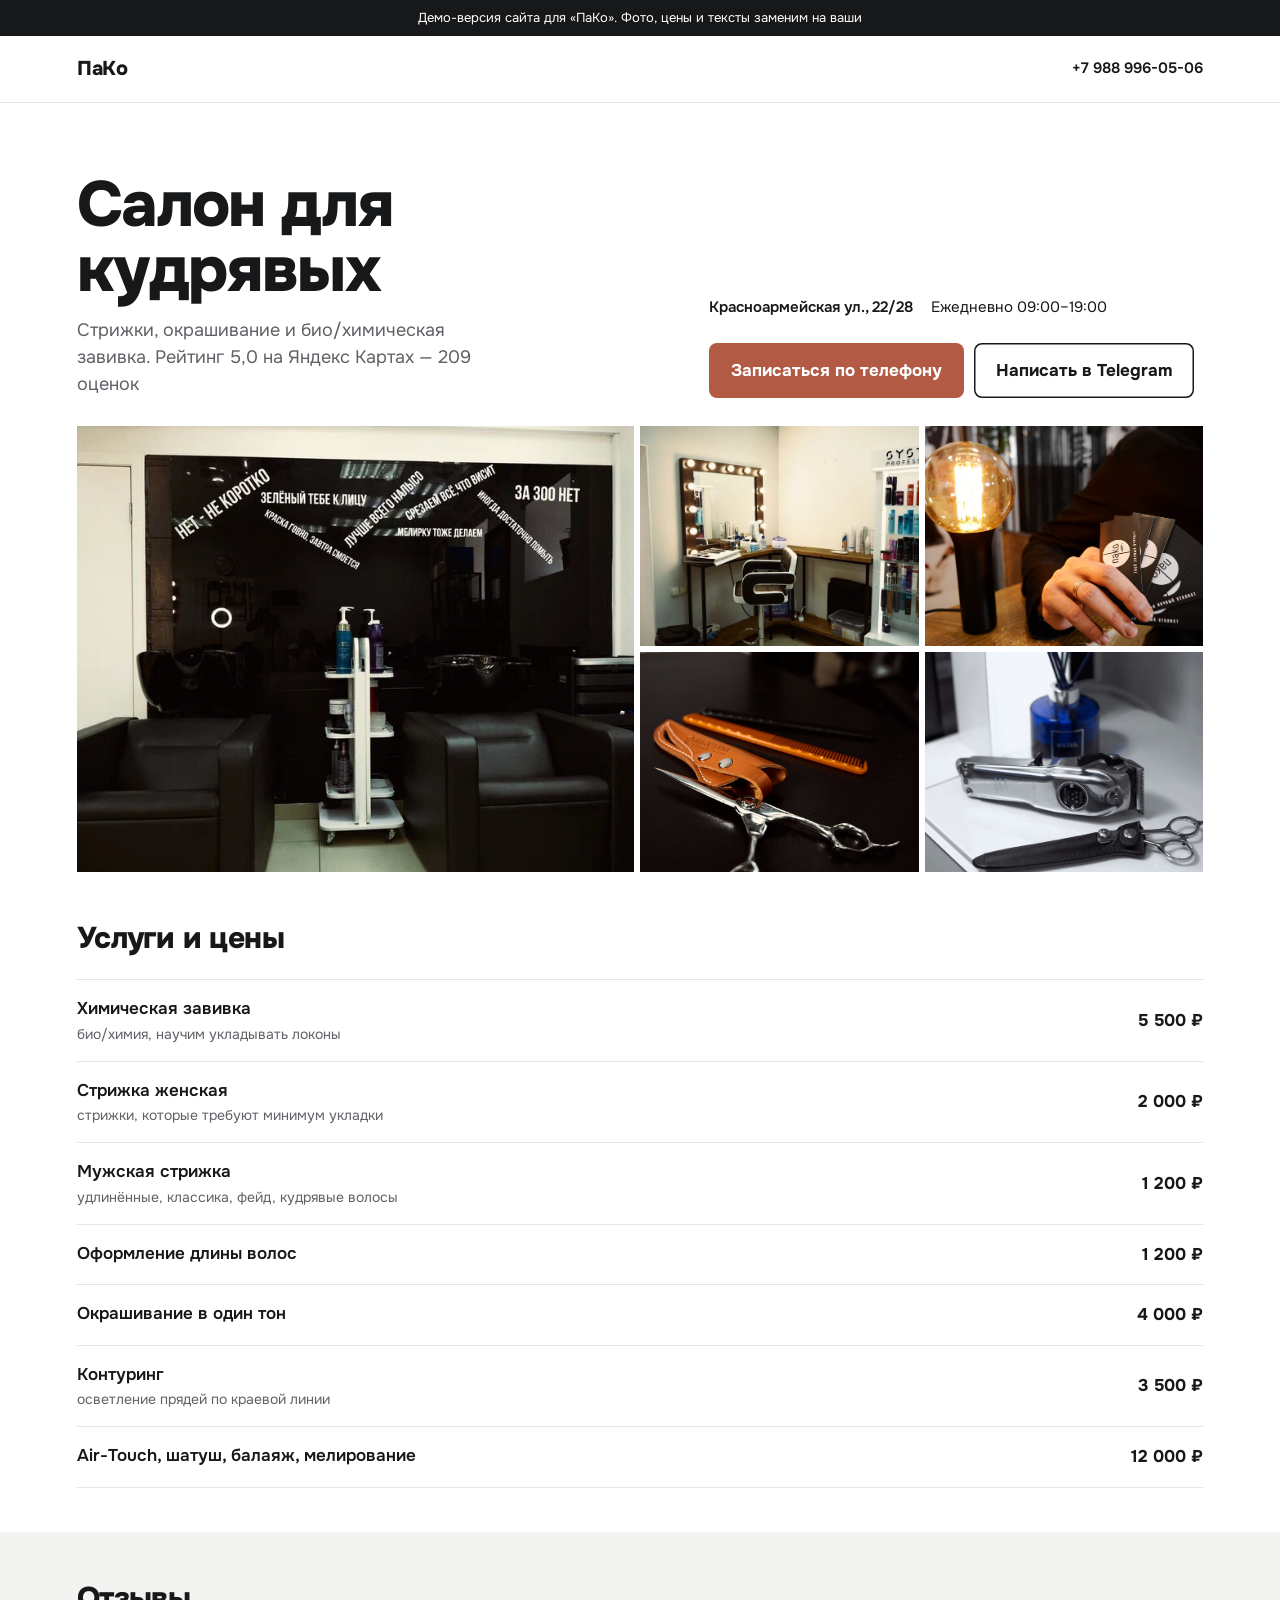
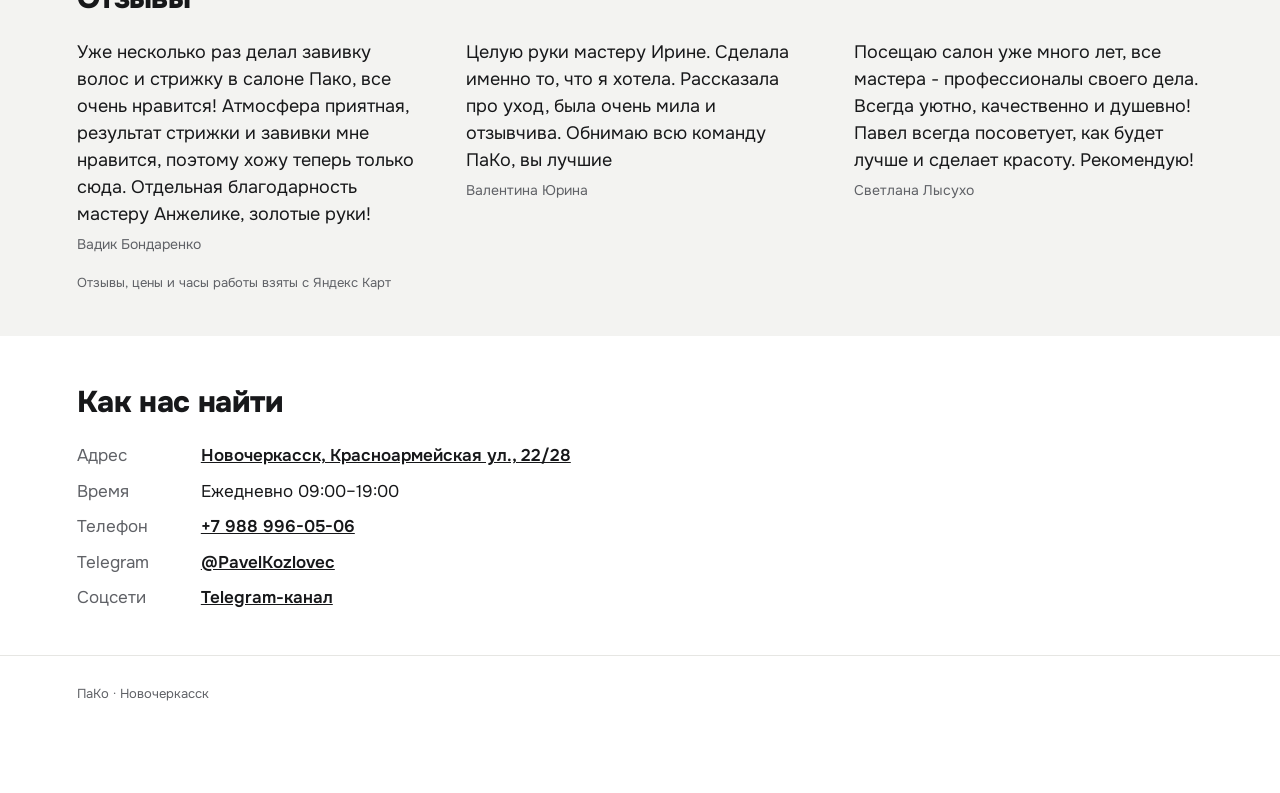
<file: pako/index.html>
<!doctype html><html lang="ru"><head><meta charset="utf-8">
<meta name="robots" content="noindex,nofollow"><meta name="viewport" content="width=device-width,initial-scale=1">
<title>ПаКо — Салон красоты в Новочеркасске</title>
<meta name="description" content="Салон красоты ПаКо: Красноармейская ул., 22/28, Ежедневно 09:00–19:00. Запись по телефону +7 988 996-05-06">
<link rel="preconnect" href="https://fonts.googleapis.com"><link rel="preconnect" href="https://fonts.gstatic.com" crossorigin>
<link href="https://fonts.googleapis.com/css2?family=Onest:wght@400;500;700;800&display=swap" rel="stylesheet">
<style>
:root{--bg:#fff;--ink:#17181a;--mute:#5f6166;--line:#e6e6e3;--acc:#b35a45;--acc2:#8d4636;--soft:#f3f3f1}
*{box-sizing:border-box;margin:0;padding:0}
body{background:var(--bg);color:var(--ink);font-family:Onest,system-ui,sans-serif;font-size:17px;line-height:1.5}
a{color:inherit}
.demo{background:var(--ink);color:#fff;font-size:13px;padding:8px 16px;text-align:center}
header{display:flex;justify-content:space-between;align-items:center;padding:18px 20px;border-bottom:1px solid var(--line)}
.logo{font-weight:800;font-size:20px;letter-spacing:-.01em}
header a.tel{font-weight:600;text-decoration:none;font-size:15px}
.hero{padding:40px 20px 28px}
.hero h1{font-size:clamp(30px,7.6vw,64px);line-height:1.02;font-weight:800;letter-spacing:-.025em;max-width:18ch}
.hero p{color:var(--mute);margin-top:14px;font-size:18px;max-width:34ch}
.meta{display:flex;flex-wrap:wrap;gap:8px 18px;margin-top:18px;font-size:15px}
.meta b{font-weight:600}
.ctas{display:flex;flex-wrap:wrap;gap:10px;margin-top:24px}
.btn{display:inline-block;background:var(--acc);color:#fff;text-decoration:none;font-weight:700;padding:15px 22px;border-radius:8px;transition:background .15s,transform .15s}
.btn:hover{background:var(--acc2)} .btn:active{transform:translateY(1px)}
.btn.ghost{background:transparent;color:var(--ink);box-shadow:inset 0 0 0 1.5px var(--ink)}
.btn.ghost:hover{background:var(--ink);color:#fff}
.gal{display:grid;grid-template-columns:2fr 1fr;grid-auto-rows:150px;gap:6px;padding:0 6px}
.gal figure:first-child{grid-row:span 2}
.gal figure{background:var(--soft);overflow:hidden}
.gal img{width:100%;height:100%;object-fit:cover;display:block}
.ph{display:flex;align-items:center;justify-content:center;color:#8a8c90;font-size:13px;text-align:center;padding:10px;border:1px dashed #cfcfcb}
section{padding:44px 20px}
h2{font-size:30px;font-weight:800;letter-spacing:-.02em;margin-bottom:18px}
.svc ul{list-style:none;border-top:1px solid var(--line)}
.svc li{display:grid;grid-template-columns:1fr auto;gap:2px 16px;padding:16px 0;border-bottom:1px solid var(--line)}
.sn{font-weight:600;grid-column:1;grid-row:1} .sp{font-weight:700;white-space:nowrap;grid-column:2;grid-row:1/3;align-self:center}
.sd{color:var(--mute);font-size:14px;grid-column:1;grid-row:2}
.rev{background:var(--soft)}
.rgrid{display:grid;gap:22px}
blockquote p{font-size:18px} cite{display:block;margin-top:6px;color:var(--mute);font-style:normal;font-size:14px}
.src{margin-top:18px;font-size:13px;color:var(--mute)}
.where dl{display:grid;grid-template-columns:110px 1fr;gap:10px 14px}
.where dt{color:var(--mute)} .where dd a{font-weight:600}
footer{padding:28px 20px 90px;border-top:1px solid var(--line);color:var(--mute);font-size:13px}
.sticky{position:fixed;left:12px;right:12px;bottom:12px;display:flex}
.sticky .btn{flex:1;text-align:center;box-shadow:0 6px 20px rgba(0,0,0,.18)}
@media(min-width:900px){
 header,.hero,section,footer{padding-left:6vw;padding-right:6vw}
 .hero{display:grid;grid-template-columns:1.2fr 1fr;gap:40px;align-items:end;padding-top:70px}
 .gal{grid-template-columns:2fr 1fr 1fr;grid-auto-rows:220px;padding:0 6vw}
 .rgrid{grid-template-columns:repeat(3,1fr);gap:40px}
 .sticky{display:none}
}
</style></head><body>
<div class="demo">Демо-версия сайта для «ПаКо». Фото, цены и тексты заменим на ваши</div>
<header><div class="logo">ПаКо</div><a class="tel" href="tel:+79889960506">+7 988 996-05-06</a></header>
<div class="hero"><div><h1>Салон для кудрявых</h1><p>Стрижки, окрашивание и био/химическая завивка. Рейтинг 5,0 на Яндекс Картах — 209 оценок</p></div>
<div><div class="meta"><span><b>Красноармейская ул., 22/28</b></span><span>Ежедневно 09:00–19:00</span></div>
<div class="ctas"><a class="btn" href="tel:+79889960506">Записаться по телефону</a><a class="btn ghost" href="https://t.me/PavelKozlovec">Написать в Telegram</a></div></div></div>
<div class="gal"><figure><img src="img/4.jpg" alt="" loading="lazy"></figure><figure><img src="img/2.jpg" alt="" loading="lazy"></figure><figure><img src="img/1.jpg" alt="" loading="lazy"></figure><figure><img src="img/6.jpg" alt="" loading="lazy"></figure><figure><img src="img/5.jpg" alt="" loading="lazy"></figure></div>
<section class="svc" id="services"><h2>Услуги и цены</h2><ul><li><span class="sn">Химическая завивка</span><span class="sd">био/химия, научим укладывать локоны</span><span class="sp">5 500 ₽</span></li><li><span class="sn">Стрижка женская</span><span class="sd">стрижки, которые требуют минимум укладки</span><span class="sp">2 000 ₽</span></li><li><span class="sn">Мужская стрижка</span><span class="sd">удлинённые, классика, фейд, кудрявые волосы</span><span class="sp">1 200 ₽</span></li><li><span class="sn">Оформление длины волос</span><span class="sd"></span><span class="sp">1 200 ₽</span></li><li><span class="sn">Окрашивание в один тон</span><span class="sd"></span><span class="sp">4 000 ₽</span></li><li><span class="sn">Контуринг</span><span class="sd">осветление прядей по краевой линии</span><span class="sp">3 500 ₽</span></li><li><span class="sn">Air-Touch, шатуш, балаяж, мелирование</span><span class="sd"></span><span class="sp">12 000 ₽</span></li></ul></section>
<section class="rev" id="reviews"><h2>Отзывы</h2><div class="rgrid"><blockquote><p>Уже несколько раз делал завивку волос и стрижку в салоне Пако, все очень нравится! Атмосфера приятная, результат стрижки и завивки мне нравится, поэтому хожу теперь только сюда. Отдельная благодарность мастеру Анжелике, золотые руки!</p><cite>Вадик Бондаренко</cite></blockquote><blockquote><p>Целую руки мастеру Ирине. Сделала именно то, что я хотела. Рассказала про уход, была очень мила и отзывчива. Обнимаю всю команду ПаКо, вы лучшие</p><cite>Валентина Юрина</cite></blockquote><blockquote><p>Посещаю салон уже много лет, все мастера - профессионалы своего дела. Всегда уютно, качественно и душевно! Павел всегда посоветует, как будет лучше и сделает красоту. Рекомендую!</p><cite>Светлана Лысухо</cite></blockquote></div><p class="src">Отзывы, цены и часы работы взяты с Яндекс Карт</p></section>
<section class="where" id="contacts"><h2>Как нас найти</h2><dl>
<dt>Адрес</dt><dd><a href="https://yandex.ru/maps/?text=%D0%9D%D0%BE%D0%B2%D0%BE%D1%87%D0%B5%D1%80%D0%BA%D0%B0%D1%81%D1%81%D0%BA%2C%20%D0%9A%D1%80%D0%B0%D1%81%D0%BD%D0%BE%D0%B0%D1%80%D0%BC%D0%B5%D0%B9%D1%81%D0%BA%D0%B0%D1%8F%20%D1%83%D0%BB.%2C%2022/28">Новочеркасск, Красноармейская ул., 22/28</a></dd>
<dt>Время</dt><dd>Ежедневно 09:00–19:00</dd>
<dt>Телефон</dt><dd><a href="tel:+79889960506">+7 988 996-05-06</a></dd>
<dt>Telegram</dt><dd><a href="https://t.me/PavelKozlovec">@PavelKozlovec</a></dd>
<dt>Соцсети</dt><dd><a href="https://t.me/pako_salon">Telegram-канал</a></dd>
</dl></section>
<footer>ПаКо · Новочеркасск</footer>
<div class="sticky"><a class="btn" href="tel:+79889960506">Записаться</a></div>
</body></html>
</file>
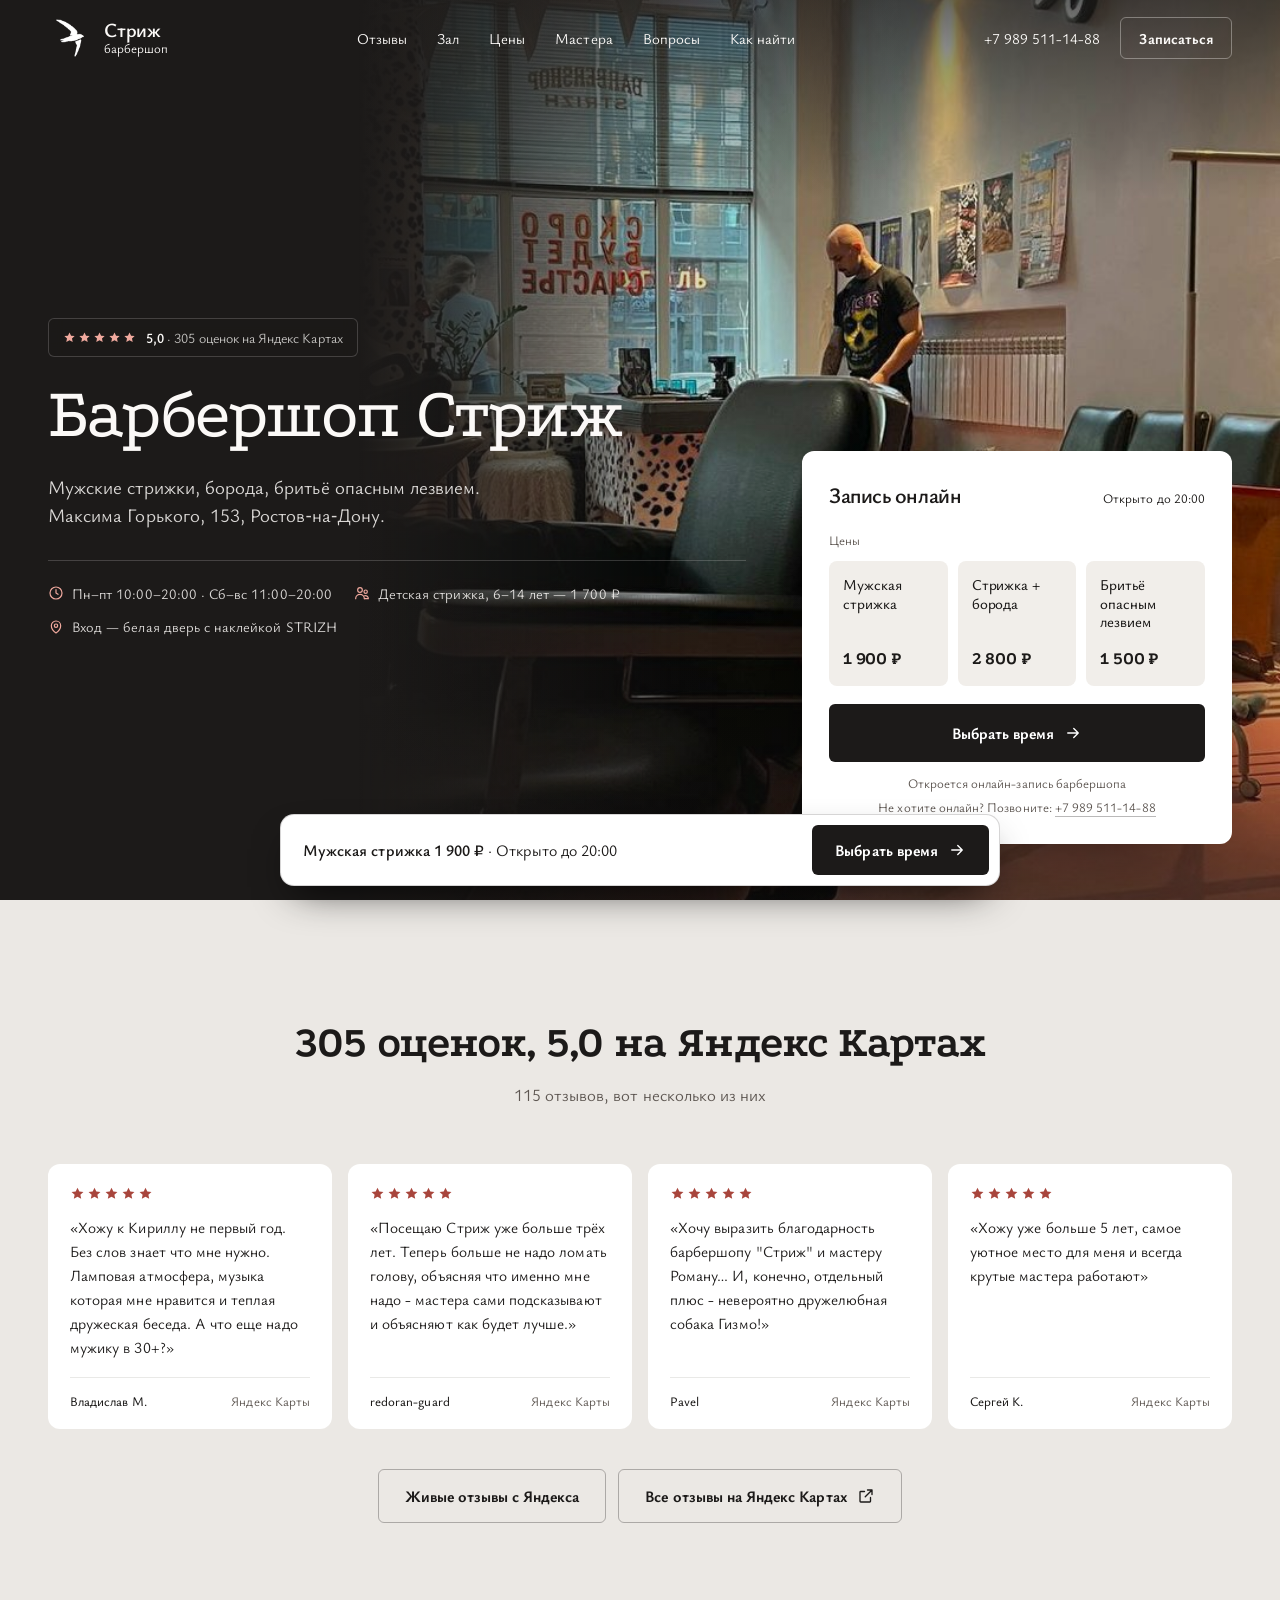
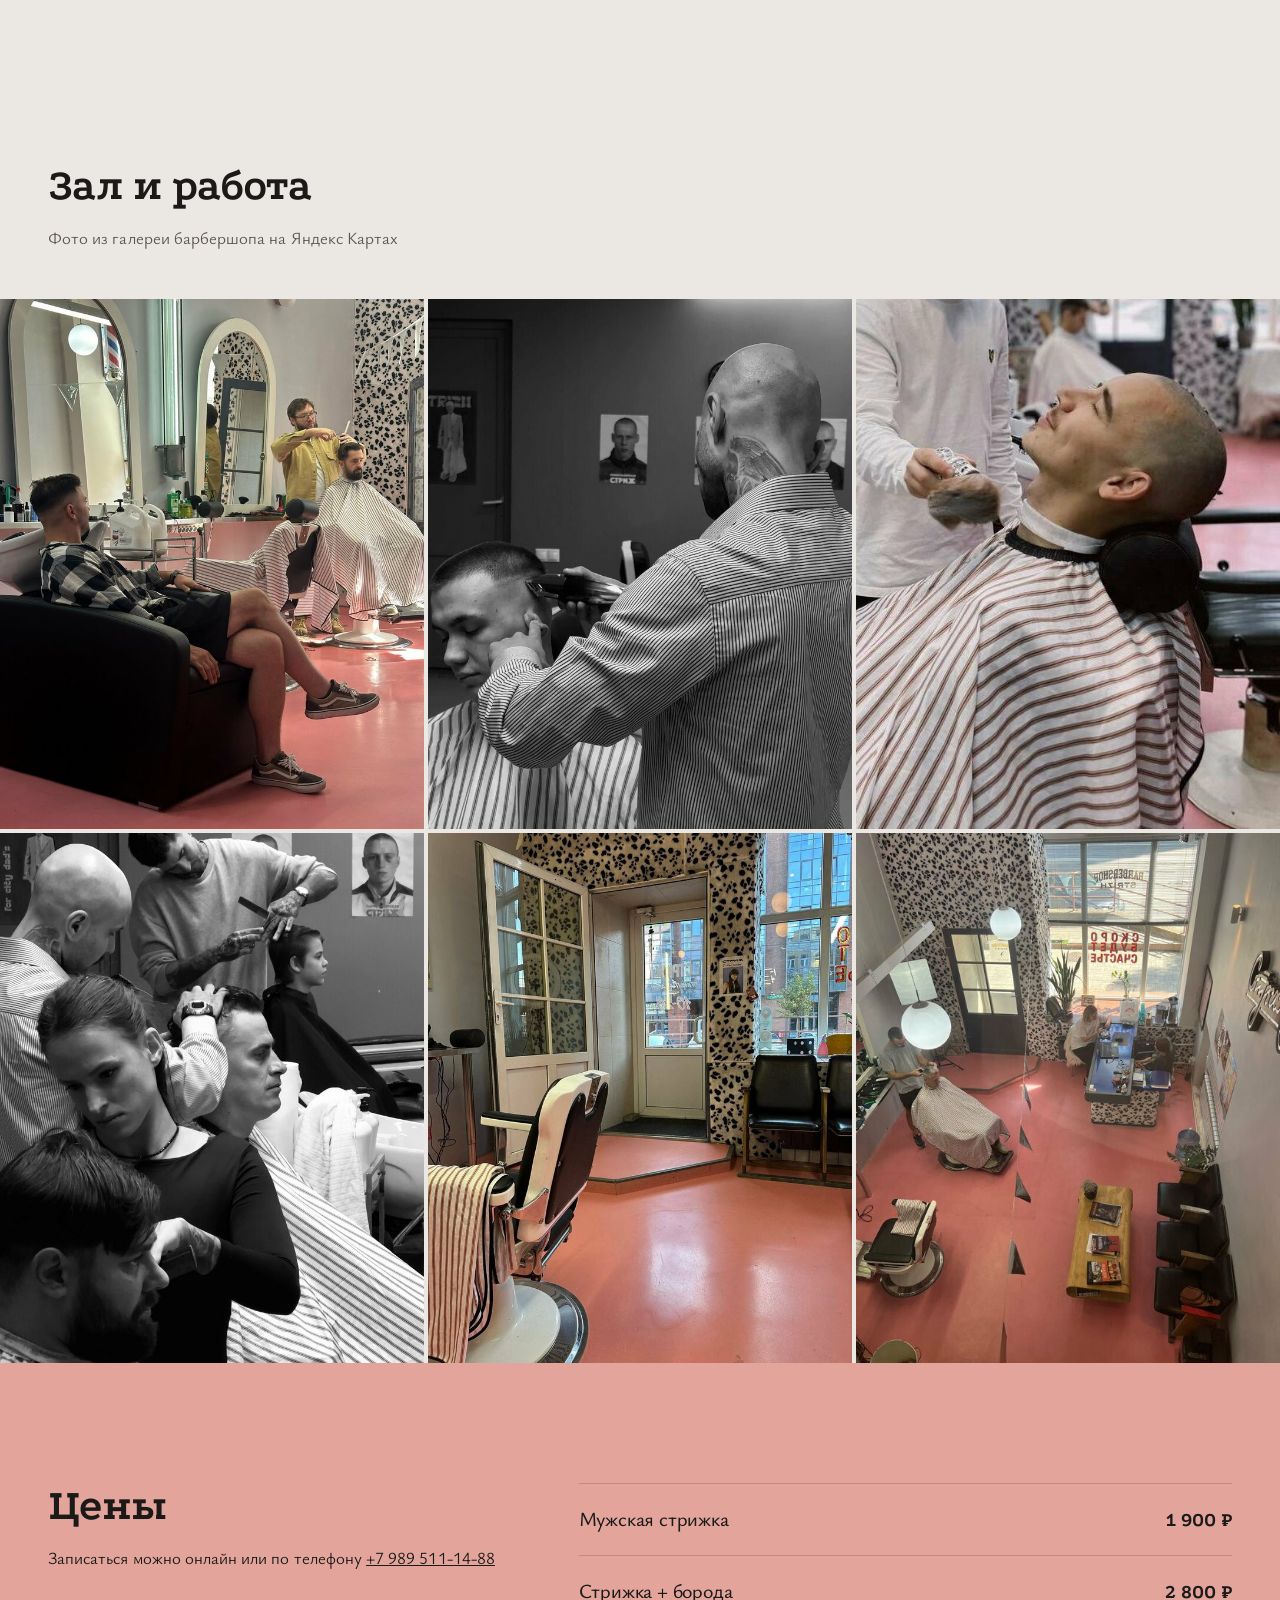
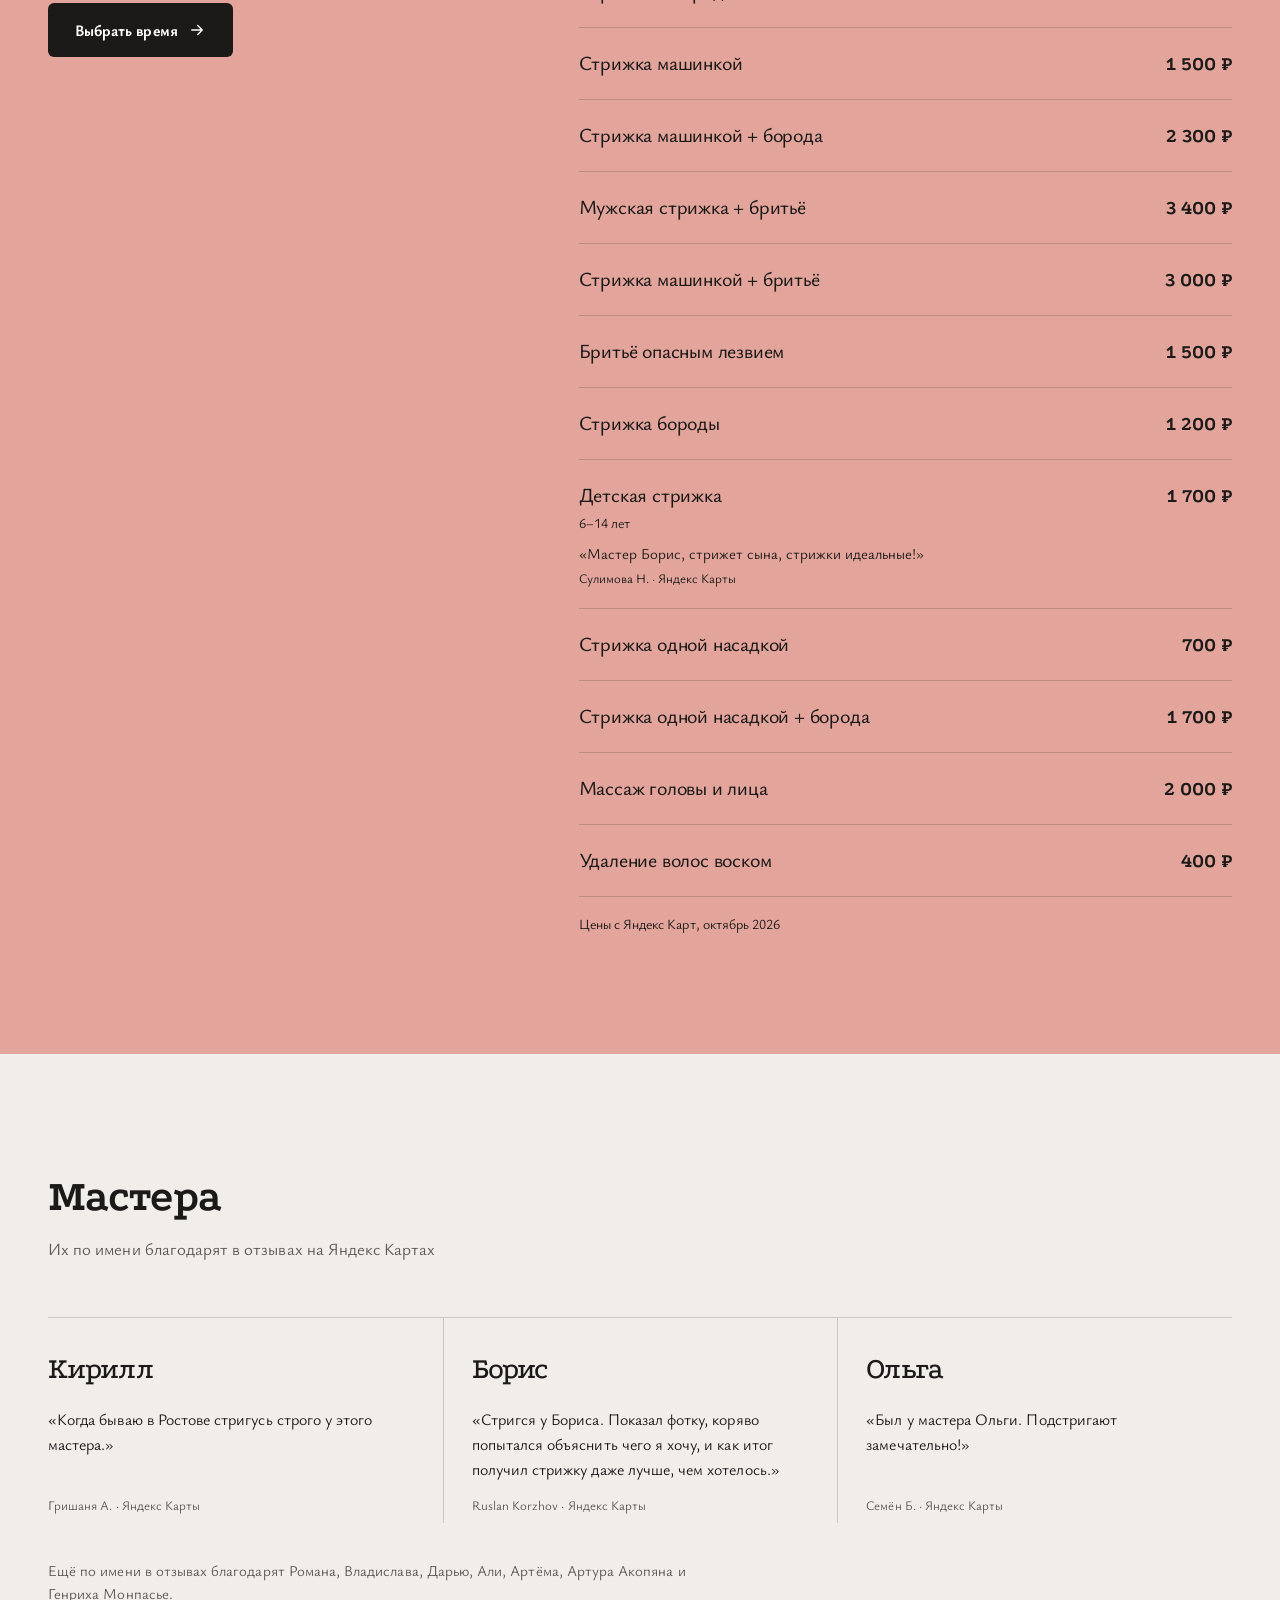
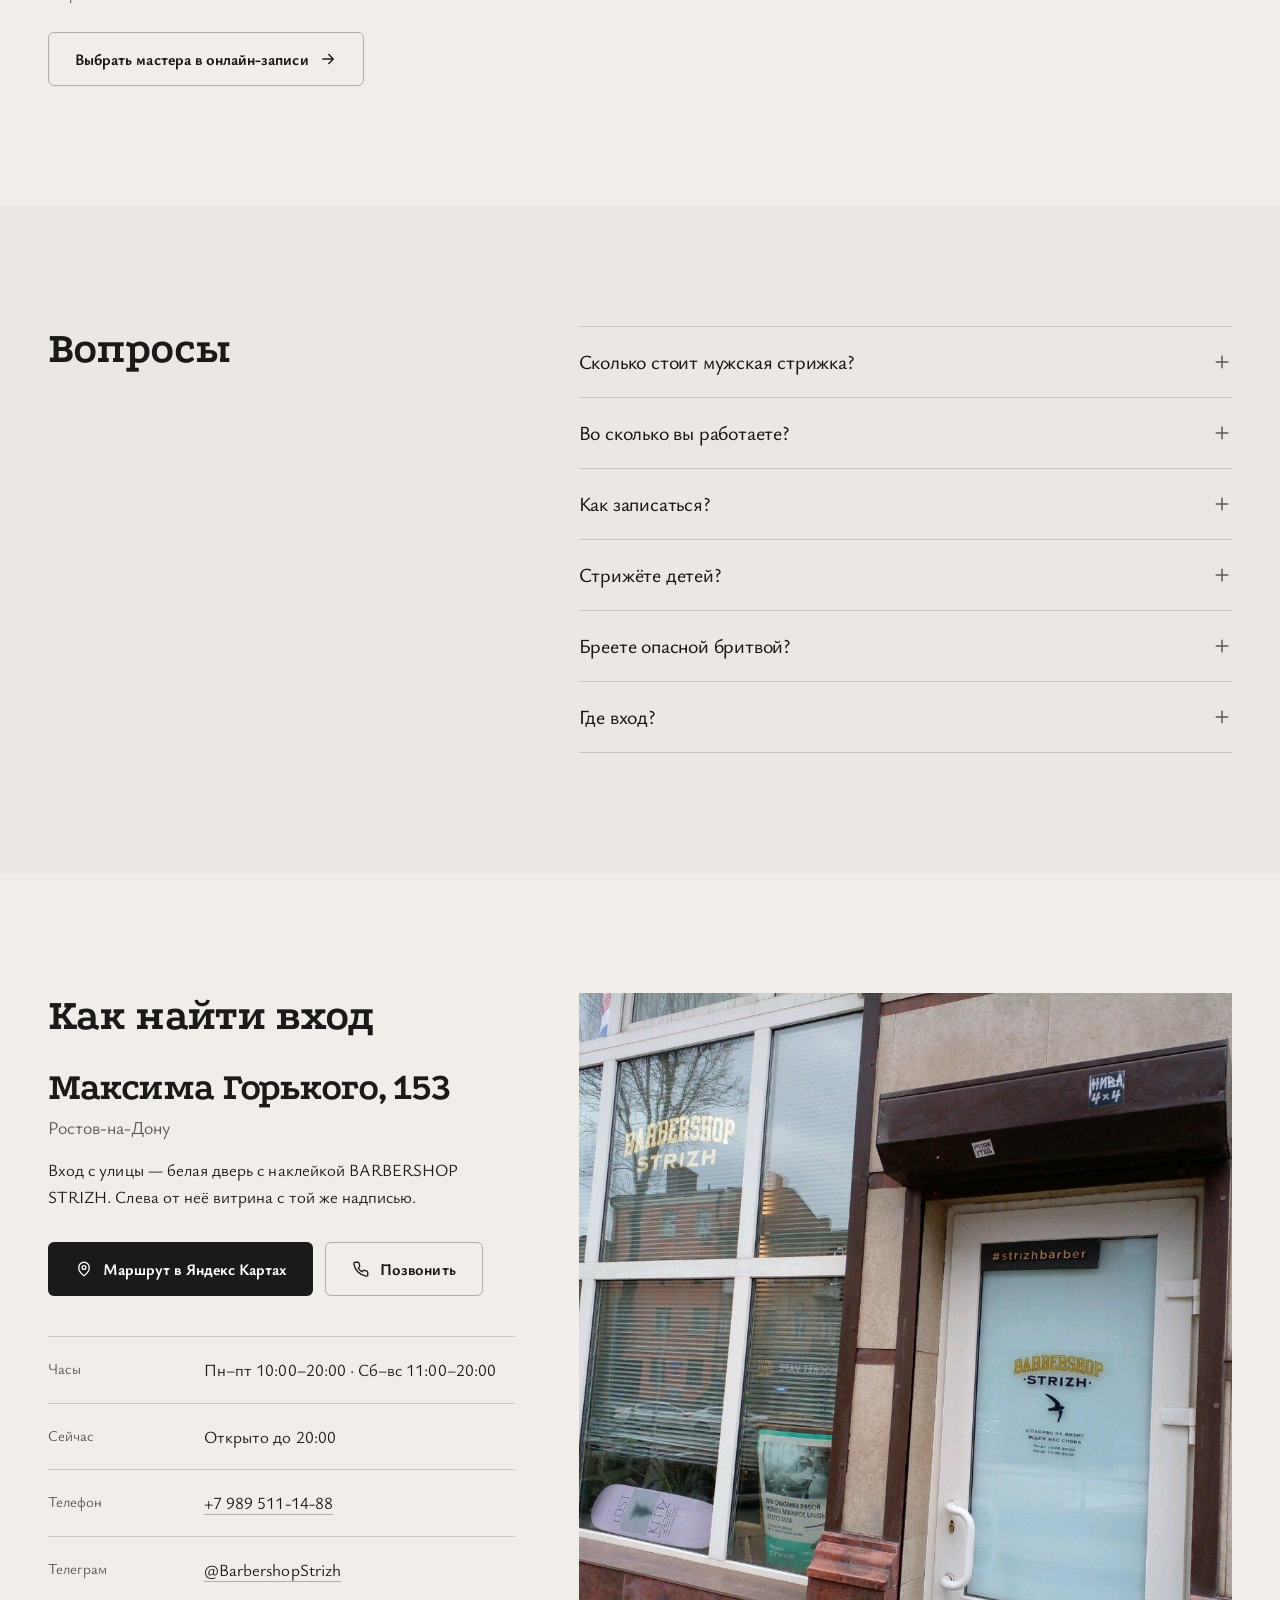
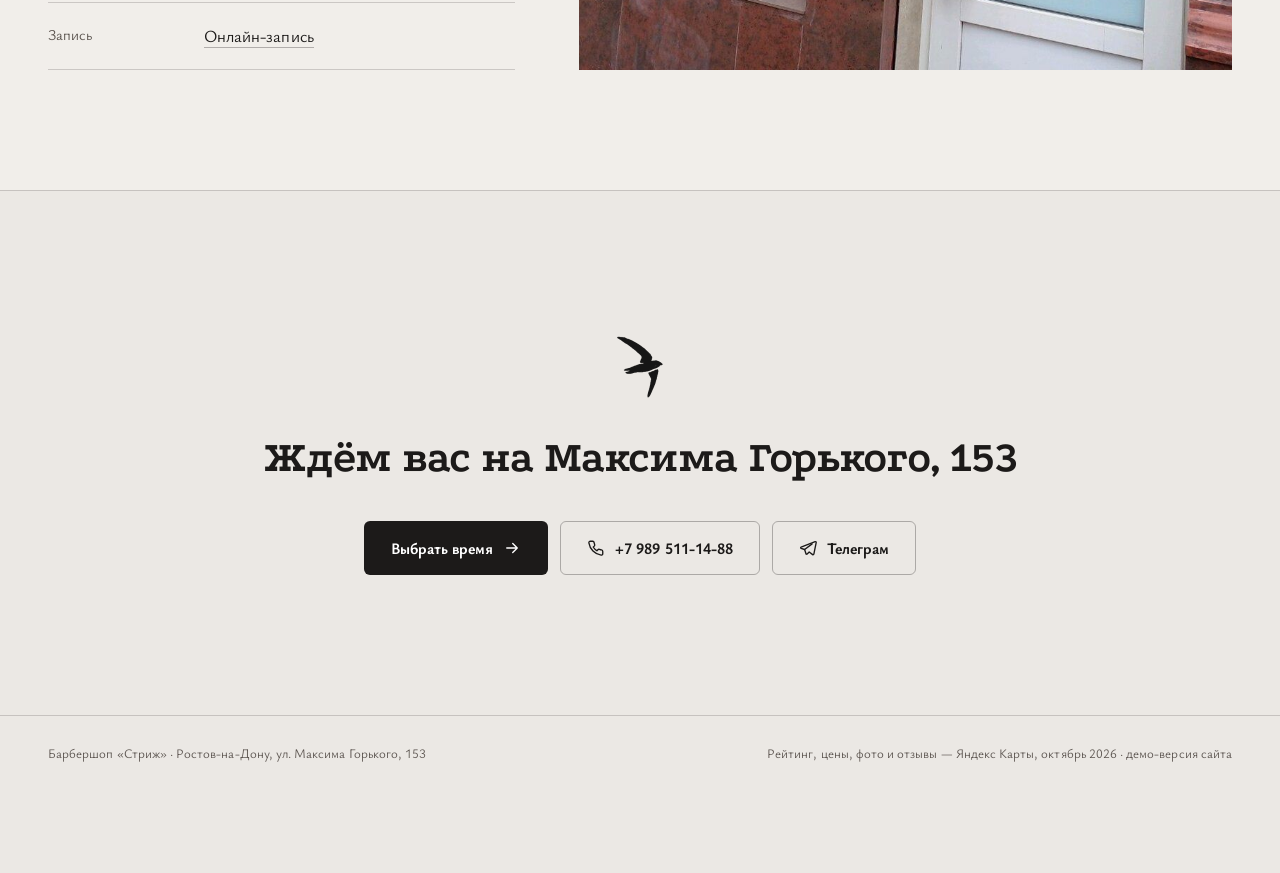
<file: strizh/index.html>
<!doctype html>
<html lang="ru">
<head>
<meta charset="utf-8">
<meta name="viewport" content="width=device-width, initial-scale=1, viewport-fit=cover">
<meta name="robots" content="noindex, nofollow">
<title>Барбершоп Стриж, Ростов-на-Дону — стрижка 1 900 ₽, 5,0 на Яндекс Картах</title>
<meta name="description" content="Барбершоп Стриж на Максима Горького, 153: мужские стрижки, борода, бритьё опасным лезвием, детские стрижки. 5,0 на Яндекс Картах, 305 оценок. Пн–пт 10:00–20:00, сб–вс 11:00–20:00.">
<meta name="theme-color" content="#111213">
<meta property="og:type" content="website">
<meta property="og:locale" content="ru_RU">
<meta property="og:title" content="Барбершоп Стриж, Ростов-на-Дону — 5,0 на Яндекс Картах">
<meta property="og:description" content="Максима Горького, 153. Мужская стрижка 1 900 ₽. Пн–пт 10:00–20:00, сб–вс 11:00–20:00. Запись онлайн.">
<meta property="og:image" content="https://dm1trorg.github.io/strizh/img/og.jpg">
<meta property="og:image:width" content="1200">
<meta property="og:image:height" content="630">
<meta property="og:url" content="https://dm1trorg.github.io/strizh/">
<link rel="icon" type="image/png" href="img/favicon.png">
<link rel="preconnect" href="https://fonts.googleapis.com">
<link rel="preconnect" href="https://fonts.gstatic.com" crossorigin>
<link href="https://fonts.googleapis.com/css2?family=Podkova:wght@600;700&family=Ysabeau+Office:wght@400;500;600;700&display=swap" rel="stylesheet">
<script type="application/ld+json" id="ld">{"@context":"https://schema.org","@graph":[{"@type":"HairSalon","@id":"https://dm1trorg.github.io/strizh/#salon","name":"Барбершоп «Стриж»","url":"https://dm1trorg.github.io/strizh/","image":["https://dm1trorg.github.io/strizh/img/og.jpg","https://dm1trorg.github.io/strizh/img/hero.jpg"],"telephone":"+79895111488","priceRange":"400–3400 ₽","currenciesAccepted":"RUB","address":{"@type":"PostalAddress","streetAddress":"ул. Максима Горького, 153","addressLocality":"Ростов-на-Дону","addressRegion":"Ростовская область","addressCountry":"RU"},"openingHoursSpecification":[{"@type":"OpeningHoursSpecification","dayOfWeek":["Monday","Tuesday","Wednesday","Thursday","Friday"],"opens":"10:00","closes":"20:00"},{"@type":"OpeningHoursSpecification","dayOfWeek":["Saturday","Sunday"],"opens":"11:00","closes":"20:00"}],"aggregateRating":{"@type":"AggregateRating","ratingValue":"5.0","ratingCount":305,"bestRating":"5","worstRating":"1"},"sameAs":["https://t.me/BarbershopStrizh","https://yandex.ru/maps/org/strizh/234488134317/"],"hasOfferCatalog":{"@type":"OfferCatalog","name":"Услуги и цены","itemListElement":[{"@type":"Offer","itemOffered":{"@type":"Service","name":"Мужская стрижка"},"price":"1900","priceCurrency":"RUB"},{"@type":"Offer","itemOffered":{"@type":"Service","name":"Стрижка + борода"},"price":"2800","priceCurrency":"RUB"},{"@type":"Offer","itemOffered":{"@type":"Service","name":"Стрижка машинкой"},"price":"1500","priceCurrency":"RUB"},{"@type":"Offer","itemOffered":{"@type":"Service","name":"Стрижка машинкой + борода"},"price":"2300","priceCurrency":"RUB"},{"@type":"Offer","itemOffered":{"@type":"Service","name":"Мужская стрижка + бритьё"},"price":"3400","priceCurrency":"RUB"},{"@type":"Offer","itemOffered":{"@type":"Service","name":"Стрижка машинкой + бритьё"},"price":"3000","priceCurrency":"RUB"},{"@type":"Offer","itemOffered":{"@type":"Service","name":"Бритьё опасным лезвием"},"price":"1500","priceCurrency":"RUB"},{"@type":"Offer","itemOffered":{"@type":"Service","name":"Стрижка бороды"},"price":"1200","priceCurrency":"RUB"},{"@type":"Offer","itemOffered":{"@type":"Service","name":"Детская стрижка (6–14 лет)"},"price":"1700","priceCurrency":"RUB"},{"@type":"Offer","itemOffered":{"@type":"Service","name":"Стрижка одной насадкой"},"price":"700","priceCurrency":"RUB"},{"@type":"Offer","itemOffered":{"@type":"Service","name":"Стрижка одной насадкой + борода"},"price":"1700","priceCurrency":"RUB"},{"@type":"Offer","itemOffered":{"@type":"Service","name":"Массаж головы и лица"},"price":"2000","priceCurrency":"RUB"},{"@type":"Offer","itemOffered":{"@type":"Service","name":"Удаление волос воском"},"price":"400","priceCurrency":"RUB"}]},"potentialAction":{"@type":"ReserveAction","target":{"@type":"EntryPoint","urlTemplate":"https://widget.sonline.su/ru/services/?placeid=6198","inLanguage":"ru-RU","actionPlatform":["https://schema.org/DesktopWebPlatform","https://schema.org/MobileWebPlatform"]},"result":{"@type":"Reservation","name":"Запись в Барбершоп «Стриж»"}},"logo":"https://dm1trorg.github.io/strizh/img/logo.png"},{"@type":"FAQPage","@id":"https://dm1trorg.github.io/strizh/#faq","mainEntity":[{"@type":"Question","name":"Сколько стоит мужская стрижка?","acceptedAnswer":{"@type":"Answer","text":"1 900 ₽. Стрижка машинкой — 1 500 ₽, стрижка + борода — 2 800 ₽."}},{"@type":"Question","name":"Во сколько вы работаете?","acceptedAnswer":{"@type":"Answer","text":"Пн–пт 10:00–20:00 · Сб–вс 11:00–20:00."}},{"@type":"Question","name":"Как записаться?","acceptedAnswer":{"@type":"Answer","text":"Онлайн: кнопка «Выбрать время» откроет онлайн-запись барбершопа. Или по телефону +7 989 511-14-88, или в Телеграм @BarbershopStrizh."}},{"@type":"Question","name":"Стрижёте детей?","acceptedAnswer":{"@type":"Answer","text":"Да, детская стрижка для детей от 6 до 14 лет — 1 700 ₽."}},{"@type":"Question","name":"Бреете опасной бритвой?","acceptedAnswer":{"@type":"Answer","text":"Да, бритьё опасным лезвием — 1 500 ₽. Мужская стрижка + бритьё — 3 400 ₽."}},{"@type":"Question","name":"Где вход?","acceptedAnswer":{"@type":"Answer","text":"Ростов-на-Дону, ул. Максима Горького, 153. Вход с улицы — белая дверь с наклейкой BARBERSHOP STRIZH, слева от неё витрина с той же надписью."}}]}]}</script>
<style>
:root{
  /* дизайн-система 15.10.2026: значения ниже заменяют прежние */
  --font-head:"Podkova",serif;
  --font-body:"Ysabeau Office",sans-serif;
  --bg:#ebe8e4;
  --bg2:#f1eeea;
  --bg3:#f1eeea;
  --text:#1c1a19;
  --muted:#5e5752;
  --faint:#5e5752;
  --line:rgba(28,26,25,.18);
  --line2:rgba(28,26,25,.3);
  --accent:#1c1a19;
  --accent-h:#a8453c;
  --accent-lt:#a8453c;
  --on-accent:#ffffff;
  --card:#ffffff;
  --ink:#1c1a19;
  --ink2:#5e5752;
  --r:12px;
  --rb:6px;
  --hero-pos:40% 55%;
  /* общее из шаблона */
  --hero-pos-m:50% 30%; --rev-bg:url(img/hero.jpg); --gut:48px; --max:1240px; --ease:cubic-bezier(.16,1,.3,1);
}
*{box-sizing:border-box}
html{-webkit-text-size-adjust:100%;scroll-behavior:smooth}
body{margin:0;background:var(--bg);color:var(--text);font:400 17px/1.5 var(--font-body);letter-spacing:.003em;-webkit-font-smoothing:antialiased;overflow-x:hidden}
img{display:block;max-width:100%}
a{color:inherit}
h1,h2,h3,p,ul,ol,dl,dd,blockquote,figure{margin:0;padding:0}
ul,ol{list-style:none}
button{font:inherit;color:inherit}
[hidden]{display:none!important}
.wrap{width:min(var(--max),100% - 2*var(--gut));margin-inline:auto}
.ico{width:18px;height:18px;flex:none;fill:none;stroke:currentColor;stroke-width:1.8;stroke-linecap:round;stroke-linejoin:round}
.nb{white-space:nowrap}
:focus-visible{outline:2px solid var(--accent-lt);outline-offset:3px}

/* КНОПКИ: прямоугольные, с наведением и нажатием */
.btn{display:inline-flex;align-items:center;justify-content:center;gap:10px;height:54px;padding:0 26px;border-radius:var(--rb);border:1px solid transparent;font-weight:600;font-size:16px;text-decoration:none;cursor:pointer;white-space:nowrap;transition:background .18s,border-color .18s,color .18s,transform .12s;-webkit-tap-highlight-color:transparent}
.btn:active{transform:translateY(1px)}
.btn .ico{transition:transform .25s var(--ease)}
.btn:hover .ico.arr{transform:translateX(3px)}
.btn-main{background:var(--accent);color:#fff}
.btn-main:hover{background:var(--accent-h)}
.btn-line{border-color:var(--line2);color:var(--text);background:transparent}
.btn-line:hover{background:#fff;color:var(--ink);border-color:#fff}
.btn-sm{height:42px;padding:0 18px;font-size:15px}

/* ЛОГОТИП: их ласточка (белая, без подложки) + название */
.brand{display:flex;align-items:center;gap:12px;text-decoration:none}
.brand img{width:44px;height:44px}
.brand b{display:block;font-weight:600;font-size:20px;letter-spacing:-.01em;line-height:1.1}
.brand small{display:block;font-size:13px;color:var(--muted);line-height:1.2}

/* ШАПКА */
.top{position:fixed;inset:0 0 auto;z-index:40;transition:background .25s,border-color .25s,backdrop-filter .25s;border-bottom:1px solid transparent}
.top.solid{background:rgba(17,18,19,.86);-webkit-backdrop-filter:blur(14px);backdrop-filter:blur(14px);border-bottom-color:var(--line)}
.top .wrap{display:flex;align-items:center;justify-content:space-between;gap:24px;height:76px}
.nav{display:flex;gap:30px;font-size:15px}
.nav a{position:relative;text-decoration:none;color:rgba(242,242,240,.78);padding:6px 0;transition:color .2s}
.nav a::after{content:"";position:absolute;left:0;right:100%;bottom:0;height:1px;background:currentColor;transition:right .35s var(--ease)}
.nav a:hover{color:#fff}.nav a:hover::after{right:0}
.top-r{display:flex;align-items:center;gap:20px}
.top-tel{font-size:15px;text-decoration:none;color:rgba(242,242,240,.85);white-space:nowrap}
.top-tel:hover{color:#fff}

/* ПЕРВЫЙ ЭКРАН */
.hero{position:relative;min-height:max(720px,100svh);display:flex;align-items:stretch;padding:112px 0 56px;isolation:isolate;overflow:hidden}
/* фото во весь экран справа налево, левый край растворяется в тёмном — без рамок */
.hero-bg{position:absolute;top:0;right:0;width:min(72%,1120px);height:100%;object-fit:cover;object-position:var(--hero-pos);z-index:-2;filter:brightness(.82) saturate(.94);-webkit-mask-image:linear-gradient(90deg,transparent 0%,#000 36%);mask-image:linear-gradient(90deg,transparent 0%,#000 36%)}
.hero::before{content:"";position:absolute;inset:0;z-index:-1;background:
  linear-gradient(90deg,rgba(14,15,16,.55) 0%,rgba(14,15,16,.25) 45%,rgba(14,15,16,0) 70%),
  linear-gradient(180deg,rgba(14,15,16,.6) 0%,rgba(14,15,16,0) 20%,rgba(14,15,16,0) 60%,rgba(14,15,16,.85) 100%)}
.hero-grid{display:grid;grid-template-columns:minmax(0,1fr) 430px;gap:56px;align-items:center}
.hero-grid .book{align-self:end}
.left{display:flex;flex-direction:column;gap:30px}
.rating{display:inline-flex;align-items:center;gap:10px;align-self:flex-start;padding:8px 14px;border-radius:var(--rb);background:rgba(17,18,19,.55);border:1px solid var(--line);-webkit-backdrop-filter:blur(8px);backdrop-filter:blur(8px);font-size:14px;color:var(--muted);text-decoration:none;transition:border-color .2s}
.rating:hover{border-color:var(--line2)}
.rating b{color:#fff;font-weight:600}
.stars{display:inline-flex;gap:2px;color:#fff}
.stars svg{width:13px;height:13px;fill:currentColor}
.intro h1{margin-top:22px;font-weight:400;font-size:clamp(52px,6vw,88px);line-height:.98;letter-spacing:-.04em}
.intro .sub{margin-top:22px;max-width:29em;font-size:19px;line-height:1.5;color:rgba(242,242,240,.8)}
/* факты — просто строка с иконками, без плашек и обводок */
.facts{display:flex;flex-wrap:wrap;gap:12px 22px;padding-top:22px;border-top:1px solid var(--line)}
.facts li{display:inline-flex;align-items:center;gap:8px;font-size:14.5px;color:rgba(242,242,240,.86)}
.facts .ico{width:16px;height:16px;color:var(--accent-lt)}

/* КАРТОЧКА ЗАПИСИ — как у Porem */
.book{background:rgba(22,23,25,.8);-webkit-backdrop-filter:blur(18px) saturate(1.1);backdrop-filter:blur(18px) saturate(1.1);border:1px solid var(--line);border-radius:var(--r);padding:26px;box-shadow:0 30px 80px -30px rgba(0,0,0,.7)}
.book-h{display:flex;align-items:baseline;justify-content:space-between;gap:12px}
.book-h h2{font-size:22px;font-weight:600;letter-spacing:-.02em}
.book-st{font-size:13px;color:var(--muted);white-space:nowrap}
.book-st.open{color:#fff}
.book-l{margin:20px 0 10px;font-size:13px;color:var(--faint)}
.tiles{display:grid;grid-template-columns:repeat(3,1fr);gap:10px}
/* цены в карточке — только показ, не выбор: без обводки, наведения и выделения */
.tile{display:flex;flex-direction:column;justify-content:space-between;gap:14px;min-height:92px;padding:14px;border-radius:10px;background:rgba(255,255,255,.06)}
.tile b{font-weight:500;font-size:15px;line-height:1.25;letter-spacing:-.005em;color:rgba(242,242,240,.82)}
.tile em{font-style:normal;font-weight:600;font-size:18px;letter-spacing:-.01em;font-variant-numeric:tabular-nums}
.book .btn-main{width:100%;height:58px;margin-top:18px;font-size:16px}
.book-n{margin-top:12px;font-size:13px;color:var(--faint);text-align:center}
.book-p{margin-top:4px;font-size:13px;color:var(--faint);text-align:center}
.book-p a{color:var(--muted);text-decoration:none;border-bottom:1px solid var(--line2);white-space:nowrap}
.book-p a:hover{color:#fff}

/* ОБЩЕЕ ДЛЯ СЕКЦИЙ */
.sec{padding:120px 0}
.h2{font-weight:500;font-size:clamp(34px,4.2vw,56px);line-height:1.04;letter-spacing:-.035em}
.lead{margin-top:16px;color:var(--muted);font-size:17px;max-width:36em}
.lead a{color:inherit;white-space:nowrap}
.rv{opacity:0;transform:translateY(22px);transition:opacity .9s var(--ease),transform .9s var(--ease)}
.rv.in{opacity:1;transform:none}

/* ОТЗЫВЫ — белые карточки на размытом фото, как у Porem */
.reviews{position:relative;isolation:isolate;overflow:hidden;padding:120px 0}
.reviews::before{content:"";position:absolute;inset:-60px;z-index:-1;background:var(--rev-bg) center 55%/cover;filter:blur(30px) brightness(.3) saturate(.8)}
.reviews-head{text-align:center}
.reviews-head .lead{margin-inline:auto}
.rgrid{margin-top:56px;display:grid;grid-template-columns:repeat(4,minmax(0,1fr));gap:16px}
.rcard{display:flex;flex-direction:column;background:var(--card);color:var(--ink);border-radius:var(--r);padding:22px 22px 18px}
.rcard .stars{color:var(--accent)}
.rcard .stars svg{width:15px;height:15px}
.rcard blockquote{margin-top:14px;font-size:15.5px;line-height:1.55;color:#2b2d31;flex:1}
.rcard footer{margin-top:18px;padding-top:14px;border-top:1px solid #e9e9e7;display:flex;justify-content:space-between;align-items:center;gap:10px;font-size:13px;color:var(--ink2)}
.rcard footer b{font-weight:500;color:var(--ink)}
.rcard footer span{white-space:nowrap}
.reviews-more{margin-top:40px;display:flex;justify-content:center;flex-wrap:wrap;gap:12px}
/* живые отзывы Яндекса: виджет грузится только по нажатию */
.yw{position:relative;max-width:560px;margin:32px auto 0}
.yw-f{height:800px;border-radius:var(--r);overflow:hidden;background:#fff}
.yw-f iframe{display:block;width:100%;height:100%;border:0}
.yw-x{position:absolute;top:-16px;right:-16px;z-index:2;width:40px;height:40px;border-radius:50%;border:1px solid var(--line2);background:#1c1d20;color:var(--text);display:grid;place-items:center;cursor:pointer;transition:background .15s}
.yw-x:hover{background:#2c2e32}
.yw-x svg{width:18px;height:18px}

/* РАБОТЫ — чистые прямоугольники от края до края */
.works{padding:120px 0 0}
.works-head{display:flex;justify-content:space-between;align-items:flex-end;gap:24px;margin-bottom:48px}
.wgrid{display:grid;grid-template-columns:repeat(var(--wn,3),1fr);gap:4px}
.wgrid figure{position:relative;aspect-ratio:4/5;overflow:hidden;background:var(--bg2)}
.wgrid img{width:100%;height:100%;object-fit:cover;transition:transform 1.2s var(--ease)}
.wgrid figure:hover img{transform:scale(1.03)}

/* ЦЕНЫ */
.prices-grid{display:grid;grid-template-columns:minmax(0,5fr) minmax(0,7fr);gap:64px;align-items:start}
.prices-side .btn{margin-top:32px}
.plist li{display:flex;justify-content:space-between;align-items:baseline;gap:24px;padding:20px 0;border-bottom:1px solid var(--line)}
.plist li:first-child{border-top:1px solid var(--line)}
.plist .pn{font-size:20px;font-weight:500;letter-spacing:-.01em}
.plist .pn small{display:block;font-size:14px;font-weight:400;color:var(--faint);margin-top:2px;letter-spacing:0}
/* отзыв рядом с услугой: дословно, с автором */
.plist .pq{display:block;margin-top:10px;max-width:30em;font-size:15px;font-weight:400;line-height:1.45;letter-spacing:0;color:rgba(242,242,240,.8)}
.plist .pq cite{display:block;margin-top:4px;font-style:normal;font-size:13px;color:var(--faint)}
.plist .pp{font-size:20px;font-weight:500;white-space:nowrap;font-variant-numeric:tabular-nums}
.pnote{margin-top:16px;font-size:14px;color:var(--faint)}

/* МАСТЕРА */
.masters{background:var(--bg2)}
.mgrid{margin-top:56px;display:grid;grid-template-columns:repeat(var(--mcols,4),minmax(0,1fr));gap:0;border-top:1px solid var(--line)}
.mgrid li{display:flex;flex-direction:column;padding:28px 28px 8px 0}
.mgrid li+li{padding-left:28px;border-left:1px solid var(--line)}
.mgrid h3{font-size:30px;font-weight:500;letter-spacing:-.03em}
.mgrid blockquote{margin-top:16px;font-size:16px;line-height:1.55;color:rgba(242,242,240,.82);flex:1}
.mgrid .src{margin-top:14px;font-size:13px;color:var(--faint)}
.mgrid a{margin-top:22px;display:inline-flex;align-items:center;gap:8px;font-weight:500;font-size:15px;text-decoration:none;color:var(--accent-lt);align-self:flex-start;border-bottom:1px solid transparent;transition:border-color .2s,color .2s}
.mgrid a:hover{color:#fff;border-bottom-color:currentColor}
.mmore{margin-top:36px;color:var(--muted);font-size:15px;max-width:44em}
.mbook{margin-top:28px}

/* ВОПРОСЫ */
.faq-grid{display:grid;grid-template-columns:minmax(0,5fr) minmax(0,7fr);gap:64px;align-items:start}
.qa{border-top:1px solid var(--line)}
.qa details{border-bottom:1px solid var(--line)}
.qa summary{list-style:none;cursor:pointer;display:flex;justify-content:space-between;align-items:center;gap:20px;padding:22px 0;font-weight:500;font-size:20px;line-height:1.3;letter-spacing:-.01em;transition:color .15s}
.qa summary::-webkit-details-marker{display:none}
.qa summary svg{width:20px;height:20px;flex:none;color:var(--faint);transition:transform .25s var(--ease),color .15s}
.qa details[open] summary svg{transform:rotate(45deg)}
.qa summary:hover{color:#fff}.qa summary:hover svg{color:var(--text)}
.qa p{padding:0 40px 24px 0;color:rgba(242,242,240,.8);font-size:17px;line-height:1.55}

/* КАК НАЙТИ ВХОД: текст слева, фасад справа чистым прямоугольником на всю высоту колонки */
.find{background:var(--bg2)}
.find-grid{display:grid;grid-template-columns:minmax(0,5fr) minmax(0,7fr);grid-template-areas:"head photo" "act photo" "list photo";column-gap:64px;align-items:start}
.find-head{grid-area:head}.find-btns{grid-area:act}.find .dl{grid-area:list;margin-top:40px}
.entry{grid-area:photo;align-self:stretch;min-height:440px;position:relative;overflow:hidden;background:var(--bg3)}
.entry img{position:absolute;inset:0;width:100%;height:100%;object-fit:cover;object-position:46% 50%}
.addr{margin-top:28px;font-size:clamp(28px,3vw,40px);font-weight:500;letter-spacing:-.03em;line-height:1.1}
.addr small{display:block;margin-top:8px;font-size:18px;font-weight:400;letter-spacing:0;color:var(--muted)}
.entry-t{margin-top:20px;max-width:30em;font-size:17px;line-height:1.55;color:rgba(242,242,240,.8)}
.find-btns{display:flex;flex-wrap:wrap;gap:12px;margin-top:32px}
.dl div{display:grid;grid-template-columns:140px 1fr;gap:16px;padding:20px 0;border-bottom:1px solid var(--line)}
.dl div:first-child{border-top:1px solid var(--line)}
.dl dt{color:var(--faint);font-size:15px}
.dl dd{font-size:17px}
.dl dd a{text-decoration:none;border-bottom:1px solid var(--line2)}
.dl dd a:hover{border-bottom-color:#fff}

/* ФИНАЛ */
.final{padding:140px 0;text-align:center;border-top:1px solid var(--line)}
.final-logo{width:72px;height:72px;margin:0 auto 32px;opacity:.9}
.final-btns{display:flex;justify-content:center;flex-wrap:wrap;gap:12px;margin-top:40px}

/* ПОДВАЛ */
.foot{border-top:1px solid var(--line);padding:28px 0 110px;font-size:13px;color:var(--faint)}
.foot .wrap{display:flex;justify-content:space-between;flex-wrap:wrap;gap:8px 32px}
.foot a{text-decoration:none}.foot a:hover{color:var(--text)}

/* ЛИПКАЯ ПАНЕЛЬ: главная услуга, цена, открыто ли сейчас + запись; прячется рядом с другими кнопками записи */
.sticky{position:fixed;left:50%;bottom:calc(14px + env(safe-area-inset-bottom));z-index:50;width:min(720px,calc(100% - 24px));display:flex;align-items:center;justify-content:space-between;gap:16px;padding:10px 10px 10px 22px;border-radius:14px;background:rgba(19,20,22,.92);-webkit-backdrop-filter:blur(14px);backdrop-filter:blur(14px);border:1px solid var(--line);box-shadow:0 18px 40px -16px rgba(0,0,0,.85);transform:translate(-50%,170%);visibility:hidden;transition:transform .32s var(--ease),visibility .32s}
.sticky.show{transform:translate(-50%,0);visibility:visible}
.sticky .info{font-size:16px;line-height:1.3;min-width:0}
.sticky .info b{font-weight:600}
.sticky .st{color:var(--muted)}
.sticky .st.open{color:#fff}
.sticky .btn{height:50px;padding:0 22px;flex:none}

@media (max-width:1100px){
  .nav{display:none}
  .hero-grid{grid-template-columns:minmax(0,1fr) 400px;gap:40px}
  .rgrid{grid-template-columns:repeat(2,minmax(0,1fr))}
  .mgrid[data-n="4"]{grid-template-columns:repeat(2,minmax(0,1fr))}
  .mgrid[data-n="4"] li:nth-child(3){padding-left:0;border-left:0}
  .mgrid[data-n="4"] li:nth-child(n+3){border-top:1px solid var(--line);margin-top:20px}
  .wgrid{grid-template-columns:repeat(2,1fr)}
}
@media (max-width:860px){
  :root{--gut:16px}
  .top{position:absolute}
  .top .wrap{height:64px}
  .brand img{width:38px;height:38px}
  .brand b{font-size:18px}
  .top-tel{display:none}
  .hero{display:block;min-height:0;padding:0 0 36px}
  .hero-bg{width:100%;height:380px;object-position:var(--hero-pos-m);filter:brightness(.88);-webkit-mask-image:none;mask-image:none}
  .hero::before{background:linear-gradient(180deg,rgba(17,18,19,.78) 0px,rgba(17,18,19,.45) 64px,rgba(17,18,19,0) 118px,rgba(17,18,19,0) 170px,rgba(17,18,19,.82) 300px,var(--bg) 380px)}
  .hero-grid{display:flex;flex-direction:column;gap:20px;padding-top:176px}
  .left{display:contents}
  .intro{order:1}.book{order:2}.facts{order:3}
  .rating{padding:7px 12px;font-size:13px}
  .intro h1{margin-top:14px;font-size:clamp(42px,12.6vw,56px);letter-spacing:-.045em}
  .intro .sub{margin-top:12px;font-size:16px;line-height:1.45}
  /* облегчённая карточка: кнопка выше на первом экране */
  .book{padding:14px;background:rgba(26,27,30,.92)}
  .book-h h2{font-size:18px}
  .book-l{margin:8px 0 6px;font-size:12.5px}
  .tiles{gap:6px}
  .tile{min-height:0;padding:9px 10px;gap:6px}
  .tile b{font-size:13.5px}
  .tile em{font-size:15.5px}
  .book .btn-main{height:52px;margin-top:10px}
  .book-n{display:none}
  .book-p{margin-top:8px;font-size:12.5px}
  .facts{gap:12px 22px;padding-top:18px}
  .facts li{font-size:14px}
  .sec,.reviews{padding:80px 0}
  .works{padding-top:80px}
  .works-head{display:block;margin-bottom:28px}
  .rgrid{margin:36px calc(-1*var(--gut)) 0;padding:0 var(--gut) 6px;display:flex;overflow-x:auto;scroll-snap-type:x mandatory;scroll-padding:0 var(--gut);gap:12px;align-items:flex-start;scrollbar-width:none}
  .rgrid::-webkit-scrollbar{display:none}
  .rcard{flex:0 0 82%;scroll-snap-align:start}
  .reviews-more .btn{flex:1 1 100%}
  .yw-x{right:4px;top:-18px}
  .yw-f{height:720px}
  .wgrid{gap:3px}
  .prices-grid,.faq-grid{grid-template-columns:1fr;gap:32px}
  .find-grid{grid-template-columns:1fr;grid-template-areas:"head" "photo" "act" "list"}
  .entry{min-height:0;aspect-ratio:4/3;margin:28px calc(-1*var(--gut)) 0}
  .entry-t{font-size:16px}
  .find-btns{margin-top:24px}
  .find .dl{margin-top:32px}
  .plist .pn,.plist .pp{font-size:17px}
  .plist li{padding:16px 0}
  .qa summary{font-size:17px;padding:18px 0}
  .qa p{padding-right:0;font-size:16px}
  .mgrid,.mgrid[data-n="4"]{grid-template-columns:1fr;margin-top:36px}
  .mgrid li,.mgrid li+li{padding:24px 0 22px;border-left:0;margin-top:0}
  .mgrid li+li{border-top:1px solid var(--line)}
  .mgrid h3{font-size:26px}
  .dl div{grid-template-columns:110px 1fr}
  .final{padding:96px 0 110px}
  .final-btns .btn{flex:1 1 100%}
  .mbook{width:100%}
  .find-btns .btn{flex:1 1 auto}
  .sticky{padding:8px 8px 8px 16px;gap:12px;border-radius:12px;bottom:calc(10px + env(safe-area-inset-bottom));width:calc(100% - 20px)}
  .sticky .info{font-size:14px}
  .sticky .sep{display:none}
  .sticky .st{display:block;font-size:13px;margin-top:2px}
  .sticky .btn{height:48px;padding:0 16px;font-size:15.5px}
  .sticky .btn svg{display:none}
}
@media (prefers-reduced-motion:reduce){
  html{scroll-behavior:auto}
  .rv{opacity:1;transform:none;transition:none}
  .wgrid img,.btn .ico,.sticky,.qa summary svg{transition:none}
}

/* ===== ДИЗАЙН-СИСТЕМА 15.10.2026: патч поверх шаблона ===== */

body{font-family:var(--font-body)}
h1,h2,h3,.h2,.addr{
  font-family:var(--font-head);
  font-weight:700;
}
.intro h1{
  font-size:clamp(44px,5.6vw,74px);
  line-height:1;
  letter-spacing:-.02em;
}
.h2{font-size:44px;line-height:1.05;letter-spacing:-.015em}
.brand b,.book-h h2{
  font-family:var(--font-body);
  font-weight:600;
}
button,.btn{font-family:var(--font-body);font-weight:700}
.tile em,.plist .pp{font-family:var(--font-head);font-weight:700}
.btn-main{background:var(--accent);color:var(--on-accent)}
.btn-main:hover{background:var(--accent-h)}
.btn-line:hover{background:#1c1a19;color:#fff;border-color:#1c1a19}

.hero{
  background:#1c1a19;
  color:#fbf9f7;
  --text:#fbf9f7;
  --muted:rgba(251,249,247,.75);
  --faint:rgba(251,249,247,.75);
  --line:rgba(251,249,247,.18);
  --line2:rgba(251,249,247,.3);
}
.hero .intro .sub,.hero .facts li{color:rgba(251,249,247,.85)}
.hero .facts .ico,.hero .stars{color:#f0a99e}

.book{
  background:#fff;
  color:#1c1a19;
  border-color:transparent;
  --text:#1c1a19;
  --muted:#5e5752;
  --faint:#5e5752;
  --line:rgba(28,26,25,.18);
  --line2:rgba(28,26,25,.3);
}
.tile{background:#f1eeea;border-radius:8px}
.tile b,.tile em,.book-st.open,.book-p a:hover{color:#1c1a19}
.book :focus-visible{outline-color:#a8453c}

.top{color:#fbf9f7;--muted:rgba(251,249,247,.75)}
.top.solid{background:rgba(28,26,25,.92)}
.nav a,.top-tel,.rating b{color:#fbf9f7}
.rating{background:rgba(28,26,25,.55)}
.sticky{background:#fff;color:#1c1a19}
.sticky .st.open{color:#1c1a19}

.reviews{background:#ebe8e4}
.reviews::before{display:none}
.rcard blockquote{color:#1c1a19}
.rcard .stars{color:#a8453c}
.prices{
  background:#e3a59b;
  --muted:#1c1a19;
  --faint:#1c1a19;
  --line:rgba(28,26,25,.18);
}
.plist .pq,.mgrid blockquote,.qa p,.entry-t{color:#1c1a19}
.mgrid a{color:#a8453c}
.mgrid a:hover,.qa summary:hover{color:#1c1a19}
.dl dd a:hover{border-bottom-color:#1c1a19}
.yw-x{background:#1c1a19;color:#fbf9f7}

.hero-bg{filter:brightness(.97)}
.hero::before{
  background:
    linear-gradient(90deg,
      rgb(28 26 25/.55),rgb(28 26 25/.12) 48%,
      rgb(28 26 25/0) 72%),
    linear-gradient(180deg,
      rgb(28 26 25/.45),rgb(28 26 25/0) 22%,
      rgb(28 26 25/0) 64%,rgb(28 26 25/.5));
}
@media(max-width:860px){
  .intro h1{font-size:clamp(36px,10vw,50px)}
  .h2{font-size:34px}
  .hero-bg{filter:brightness(.97)}
  .hero::before{
    background:linear-gradient(180deg,
      rgb(28 26 25/.45),rgb(28 26 25/0) 90px,
      rgb(28 26 25/0) 170px,
      rgb(28 26 25/.5) 300px,#1c1a19 380px);
  }
}

/* читаемость шапки поверх фото: кнопка и телефон светлые, затемнение под шапкой плотнее */
.top{--text:#fbf9f7;--line2:rgba(251,249,247,.35)}
.top .btn-line:hover{background:#fbf9f7;color:#1c1a19;border-color:#fbf9f7}
.hero::before{
  background:
    linear-gradient(90deg,
      rgb(28 26 25/.55),rgb(28 26 25/.12) 48%,
      rgb(28 26 25/0) 72%),
    linear-gradient(180deg,
      rgb(28 26 25/.66),rgb(28 26 25/0) 22%,
      rgb(28 26 25/0) 64%,rgb(28 26 25/.5));
}
@media(max-width:860px){
  .hero::before{
    background:linear-gradient(180deg,
      rgb(28 26 25/.68),rgb(28 26 25/0) 120px,
      rgb(28 26 25/0) 170px,
      rgb(28 26 25/.5) 300px,#1c1a19 380px);
  }
}

/* подпись под адресом — текстовым шрифтом, а не шрифтом заголовков */
.addr small{font-family:var(--font-body)}
/* знак в финале белый, на светлом фоне его не видно: тот же знак, тёмным */
.final-logo{filter:brightness(0)}

/* подпись у знака в шапке поверх фото */
.top .brand small{color:#fbf9f7}
</style>
</head>
<body>
<svg width="0" height="0" style="position:absolute" aria-hidden="true">
  <symbol id="i-star" viewBox="0 0 24 24"><path d="M12 2.6l2.9 6 6.6.8-4.9 4.6 1.3 6.5L12 17.3l-5.9 3.2 1.3-6.5L2.5 9.4l6.6-.8z"/></symbol>
  <symbol id="i-arr" viewBox="0 0 24 24"><path d="M5 12h14M13 6l6 6-6 6"/></symbol>
  <symbol id="i-clock" viewBox="0 0 24 24"><circle cx="12" cy="12" r="9"/><path d="M12 7v5l3 2"/></symbol>
  <symbol id="i-cup" viewBox="0 0 24 24"><path d="M17 8h1a4 4 0 0 1 0 8h-1"/><path d="M3 8h14v8a4 4 0 0 1-4 4H7a4 4 0 0 1-4-4z"/><path d="M7 2v3M11 2v3"/></symbol>
  <symbol id="i-drop" viewBox="0 0 24 24"><path d="M12 21a6.5 6.5 0 0 0 6.5-6.5c0-4-6.5-11.5-6.5-11.5S5.5 10.5 5.5 14.5A6.5 6.5 0 0 0 12 21z"/></symbol>
  <symbol id="i-users" viewBox="0 0 24 24"><circle cx="9" cy="7.5" r="3.5"/><path d="M2.5 20.5a6.5 6.5 0 0 1 13 0"/><circle cx="17.5" cy="10" r="2.5"/><path d="M16 20.5h5.5a4.5 4.5 0 0 0-5.6-4.4"/></symbol>
  <symbol id="i-game" viewBox="0 0 24 24"><path d="M6.5 8h11a4.5 4.5 0 0 1 4.4 5.5l-.8 3.6a2.2 2.2 0 0 1-3.7 1.1L15 16H9l-2.4 2.2a2.2 2.2 0 0 1-3.7-1.1l-.8-3.6A4.5 4.5 0 0 1 6.5 8z"/><path d="M8 11v3M6.5 12.5h3"/><circle cx="16" cy="12" r=".6"/><circle cx="17.5" cy="13.6" r=".6"/></symbol>
  <symbol id="i-phone" viewBox="0 0 24 24"><path d="M21 16.5v3a2 2 0 0 1-2.2 2A19.5 19.5 0 0 1 2.5 5.2 2 2 0 0 1 4.5 3h3a2 2 0 0 1 2 1.7c.1.9.4 1.8.7 2.7a2 2 0 0 1-.5 2.1L8.4 10.8a16 16 0 0 0 4.8 4.8l1.3-1.3a2 2 0 0 1 2.1-.5c.9.3 1.8.6 2.7.7a2 2 0 0 1 1.7 2z"/></symbol>
  <symbol id="i-pin" viewBox="0 0 24 24"><path d="M19 10c0 6-7 11-7 11s-7-5-7-11a7 7 0 0 1 14 0z"/><circle cx="12" cy="10" r="2.5"/></symbol>
  <symbol id="i-ext" viewBox="0 0 24 24"><path d="M14 4h6v6M20 4l-9 9M18 14v5a1 1 0 0 1-1 1H5a1 1 0 0 1-1-1V7a1 1 0 0 1 1-1h5"/></symbol>
  <symbol id="i-send" viewBox="0 0 24 24"><path d="M21.5 3.5 2.8 10.7c-.8.3-.8 1.4 0 1.7l4.7 1.6 1.8 5.6c.2.7 1.1.9 1.6.4l2.7-2.6 4.6 3.4c.6.4 1.4.1 1.6-.6L22.9 4.8c.2-.9-.6-1.6-1.4-1.3z"/><path d="m7.5 14 10-7.5"/></symbol>
  <symbol id="i-plus" viewBox="0 0 24 24"><path d="M12 5v14M5 12h14"/></symbol>
  <symbol id="i-x" viewBox="0 0 24 24"><path d="M6 6l12 12M18 6 6 18"/></symbol>
</svg>

<header class="top" id="topbar">
  <div class="wrap">
    <a class="brand" href="#top" aria-label="Барбершоп Стриж — наверх">
      <img src="img/logo.png" alt="" width="44" height="44">
      <span><b data-s="logoText">Стриж</b><small data-s="logoSub">барбершоп</small></span>
    </a>
    <nav class="nav" aria-label="Разделы">
      <a href="#reviews">Отзывы</a><a href="#works">Зал</a><a href="#prices">Цены</a><a href="#masters">Мастера</a><a href="#faq">Вопросы</a><a href="#find">Как найти</a>
    </nav>
    <div class="top-r">
      <a class="top-tel" data-tel href="tel:+79895111488" data-s="phone">+7 989 511-14-88</a>
      <a class="btn btn-line btn-sm" data-book data-href="bookingUrl" href="https://widget.sonline.su/ru/services/?placeid=6198" target="_blank" rel="noopener">Записаться</a>
    </div>
  </div>
</header>

<main>
<section class="hero" id="top">
  <picture>
    <source media="(max-width: 860px)" srcset="img/hero-m.jpg" data-srcset="photos.heroMobile">
    <img class="hero-bg" data-src="photos.hero" src="img/hero.jpg" alt="Зал барбершопа Стриж: коралловый пол, большие окна, кресло барбера и столб-барбер у окна" width="900" height="1200" fetchpriority="high">
  </picture>
  <div class="wrap hero-grid">
    <div class="left">
      <div class="intro">
        <a class="rating" data-href="reviewsUrl" href="https://yandex.ru/maps/org/strizh/234488134317/reviews/" target="_blank" rel="noopener">
          <span class="stars" aria-hidden="true"><svg><use href="#i-star"/></svg><svg><use href="#i-star"/></svg><svg><use href="#i-star"/></svg><svg><use href="#i-star"/></svg><svg><use href="#i-star"/></svg></span>
          <span><b data-s="rating">5,0</b> · <span data-s="ratingCount">305 оценок</span> на <span data-s="source">Яндекс Картах</span></span>
        </a>
        <h1><span data-s="kind">Барбершоп</span> <span data-s="name">Стриж</span></h1>
        <p class="sub" data-s="sub">Мужские стрижки, борода, бритьё опасным лезвием. Максима&nbsp;Горького,&nbsp;153, Ростов&#8209;на&#8209;Дону.</p>
      </div>
      <ul class="facts" id="facts">
        <li><svg class="ico"><use href="#i-clock"/></svg>Пн–&#8288;пт&nbsp;10:00–&#8288;20:00 · Сб–&#8288;вс&nbsp;11:00–&#8288;20:00</li>
        <li><svg class="ico"><use href="#i-users"/></svg>Детская стрижка, 6–14 лет — 1&nbsp;700&nbsp;₽</li>
        <li><svg class="ico"><use href="#i-pin"/></svg>Вход — белая дверь с наклейкой STRIZH</li>
      </ul>
    </div>

    <aside class="book" id="book" aria-labelledby="book-t">
      <div class="book-h">
        <h2 id="book-t">Запись онлайн</h2>
        <span class="book-st js-status">Пн–&#8288;пт&nbsp;10:00–&#8288;20:00 · Сб–&#8288;вс&nbsp;11:00–&#8288;20:00</span>
      </div>
      <p class="book-l" id="tiles-l">Цены</p>
      <ul class="tiles" id="tiles" aria-labelledby="tiles-l">
        <li class="tile"><b>Мужская стрижка</b><em>1&nbsp;900&nbsp;₽</em></li>
        <li class="tile"><b>Стрижка + борода</b><em>2&nbsp;800&nbsp;₽</em></li>
        <li class="tile"><b>Бритьё опасным лезвием</b><em>1&nbsp;500&nbsp;₽</em></li>
      </ul>
      <a class="btn btn-main" data-book data-href="bookingUrl" href="https://widget.sonline.su/ru/services/?placeid=6198" target="_blank" rel="noopener">Выбрать время <svg class="ico arr"><use href="#i-arr"/></svg></a>
      <p class="book-n" data-s="bookingNote">Откроется онлайн-запись барбершопа</p>
      <p class="book-p"><span data-s="phoneLabel">Не хотите онлайн? Позвоните:</span> <a data-tel href="tel:+79895111488" data-s="phone">+7 989 511-14-88</a></p>
    </aside>
  </div>
</section>

<section class="reviews" id="reviews" aria-labelledby="rev-t">
  <div class="wrap">
    <div class="reviews-head rv">
      <h2 class="h2" id="rev-t"><span data-s="ratingCount">305 оценок</span>, <span data-s="rating">5,0</span> на <span data-s="source">Яндекс Картах</span></h2>
      <p class="lead" data-s="reviewsLead">115 отзывов, вот несколько из них</p>
    </div>
    <div class="rgrid" id="rgrid"></div>
    <div class="reviews-more rv">
      <button type="button" class="btn btn-line" id="ywBtn" aria-controls="yw" aria-expanded="false">Живые отзывы с Яндекса</button>
      <a class="btn btn-line" data-href="reviewsUrl" href="https://yandex.ru/maps/org/strizh/234488134317/reviews/" target="_blank" rel="noopener">Все отзывы на Яндекс Картах <svg class="ico"><use href="#i-ext"/></svg></a>
    </div>
    <div class="yw" id="yw" hidden>
      <button type="button" class="yw-x" id="ywX" aria-label="Закрыть живые отзывы"><svg class="ico"><use href="#i-x"/></svg></button>
      <div class="yw-f"></div>
    </div>
  </div>
</section>

<section class="works" id="works" aria-labelledby="works-t">
  <div class="wrap works-head rv">
    <div>
      <h2 class="h2" id="works-t">Зал и работа</h2>
      <p class="lead" data-s="worksNote">Фото из галереи барбершопа на Яндекс Картах</p>
    </div>
  </div>
  <div class="wgrid" id="wgrid"></div>
</section>

<section class="sec prices" id="prices" aria-labelledby="pr-t">
  <div class="wrap prices-grid">
    <div class="prices-side rv">
      <h2 class="h2" id="pr-t">Цены</h2>
      <p class="lead">Записаться можно онлайн или по телефону <a data-tel href="tel:+79895111488" data-s="phone">+7 989 511-14-88</a></p>
      <a class="btn btn-main" data-book data-href="bookingUrl" href="https://widget.sonline.su/ru/services/?placeid=6198" target="_blank" rel="noopener">Выбрать время <svg class="ico arr"><use href="#i-arr"/></svg></a>
    </div>
    <div class="rv">
      <ul class="plist" id="plist"></ul>
      <p class="pnote" data-s="pricesNote">Цены с Яндекс Карт, октябрь 2026</p>
    </div>
  </div>
</section>

<section class="sec masters" id="masters" aria-labelledby="m-t">
  <div class="wrap">
    <div class="rv">
      <h2 class="h2" id="m-t">Мастера</h2>
      <p class="lead" data-s="mastersLead">Их по имени благодарят в отзывах на Яндекс Картах</p>
    </div>
    <ul class="mgrid rv" id="mgrid"></ul>
    <p class="mmore rv" data-s="mastersMore"></p>
    <a class="btn btn-line mbook" data-book data-href="bookingUrl" href="https://widget.sonline.su/ru/services/?placeid=6198" target="_blank" rel="noopener">Выбрать мастера в онлайн-записи <svg class="ico arr"><use href="#i-arr"/></svg></a>
  </div>
</section>

<section class="sec faq" id="faq" aria-labelledby="q-t">
  <div class="wrap faq-grid">
    <div class="rv"><h2 class="h2" id="q-t">Вопросы</h2></div>
    <div class="qa" id="qa"></div>
  </div>
</section>

<section class="sec find" id="find" aria-labelledby="f-t">
  <div class="wrap find-grid">
    <div class="find-head rv">
      <h2 class="h2" id="f-t">Как найти вход</h2>
      <p class="addr"><span data-s="street">Максима Горького, 153</span><small><span data-s="area">Ростов-на-Дону</span></small></p>
      <p class="entry-t" data-s="entryText">Вход с улицы — белая дверь с наклейкой BARBERSHOP STRIZH. Слева от неё витрина с той же надписью.</p>
    </div>
    <figure class="entry rv"><img data-src="photos.entry" src="img/entry.jpg" alt="Вход в барбершоп Стриж с улицы: белая дверь с наклейкой BARBERSHOP STRIZH, слева витрина с той же надписью" width="1280" height="960" loading="lazy" decoding="async"></figure>
    <div class="find-btns rv">
      <a class="btn btn-main" data-href="mapsUrl" href="https://yandex.ru/maps/org/strizh/234488134317/" target="_blank" rel="noopener"><svg class="ico"><use href="#i-pin"/></svg>Маршрут в Яндекс Картах</a>
      <a class="btn btn-line" data-tel href="tel:+79895111488"><svg class="ico"><use href="#i-phone"/></svg>Позвонить</a>
    </div>
    <dl class="dl rv">
      <div><dt>Часы</dt><dd><span data-nb="hours.text">Пн–&#8288;пт&nbsp;10:00–&#8288;20:00 · Сб–&#8288;вс&nbsp;11:00–&#8288;20:00</span></dd></div>
      <div><dt>Сейчас</dt><dd class="js-status">—</dd></div>
      <div><dt>Телефон</dt><dd><a data-tel href="tel:+79895111488" data-s="phone">+7 989 511-14-88</a></dd></div>
      <div data-if="telegram"><dt>Телеграм</dt><dd><a data-href="telegramUrl" href="https://t.me/BarbershopStrizh" target="_blank" rel="noopener" data-s="telegram">@BarbershopStrizh</a></dd></div>
      <div><dt>Запись</dt><dd><a data-book data-href="bookingUrl" href="https://widget.sonline.su/ru/services/?placeid=6198" target="_blank" rel="noopener" data-s="bookingLinkText">Онлайн-запись</a></dd></div>
    </dl>
  </div>
</section>

<section class="final" aria-labelledby="fin-t">
  <div class="wrap rv">
    <img class="final-logo" data-src="photos.logo" src="img/logo.png" alt="" width="72" height="72" loading="lazy">
    <h2 class="h2" id="fin-t" data-s="ownerLine">Ждём вас на Максима&nbsp;Горького,&nbsp;153</h2>
    <div class="final-btns">
      <a class="btn btn-main" data-book data-href="bookingUrl" href="https://widget.sonline.su/ru/services/?placeid=6198" target="_blank" rel="noopener">Выбрать время <svg class="ico arr"><use href="#i-arr"/></svg></a>
      <a class="btn btn-line" data-tel href="tel:+79895111488"><svg class="ico"><use href="#i-phone"/></svg><span data-s="phone">+7 989 511-14-88</span></a>
      <a class="btn btn-line" data-if="telegram" data-href="telegramUrl" href="https://t.me/BarbershopStrizh" target="_blank" rel="noopener"><svg class="ico"><use href="#i-send"/></svg>Телеграм</a>
    </div>
  </div>
</section>
</main>

<footer class="foot">
  <div class="wrap">
    <span><span data-s="kind">Барбершоп</span> «<span data-s="name">Стриж</span>» · <span data-s="city">Ростов-на-Дону</span>, <span data-s="address">ул. Максима Горького, 153</span></span>
    <span data-s="sourceNote">Рейтинг, цены, фото и отзывы — Яндекс Карты, октябрь 2026 · демо-версия сайта</span>
  </div>
</footer>

<div class="sticky" id="sticky" role="region" aria-label="Быстрая запись">
  <p class="info"><b><span id="stName">Мужская стрижка</span> <span class="nb" id="stPrice">1 900 ₽</span></b><span class="sep"> · </span><span class="st js-status">Пн–&#8288;пт&nbsp;10:00–&#8288;20:00 · Сб–&#8288;вс&nbsp;11:00–&#8288;20:00</span></p>
  <a class="btn btn-main" data-href="bookingUrl" href="https://widget.sonline.su/ru/services/?placeid=6198" target="_blank" rel="noopener">Выбрать время <svg class="ico arr"><use href="#i-arr"/></svg></a>
</div>

<script>
/* ===== ДАННЫЕ ТОЧКИ. Следующий барбершоп = новый объект SHOP + новые фото в img/ (+ акцент и кадрирование в :root) ===== */
const SHOP = {
  name: "Стриж",
  kind: "Барбершоп",
  logoText: "Стриж",
  logoSub: "барбершоп",
  city: "Ростов-на-Дону",
  region: "Ростовская область",
  street: "Максима Горького, 153",
  area: "Ростов-на-Дону",
  address: "ул. Максима Горького, 153",
  sub: "Мужские стрижки, борода, бритьё опасным лезвием. Максима\u00a0Горького,\u00a0153, Ростов\u2011на\u2011Дону.",
  entryText: "Вход с улицы — белая дверь с наклейкой BARBERSHOP STRIZH. Слева от неё витрина с той же надписью.",
  rating: "5,0",
  ratingCount: "305 оценок",
  source: "Яндекс Картах",
  reviewsLead: "115 отзывов, вот несколько из них",
  /* часы по дням недели (0 — воскресенье). Как на двери и zoon; на Яндексе «ежедневно 10–20» — подтвердить у владельца */
  hours: {
    text: "Пн–пт\u00a010:00–20:00 · Сб–вс\u00a011:00–20:00",
    week: [
      { days: [1, 2, 3, 4, 5], open: "10:00", close: "20:00" },
      { days: [6, 0], open: "11:00", close: "20:00" }
    ]
  },
  tz: "Europe/Moscow",
  phone: "+7 989 511-14-88",
  tel: "+79895111488",
  phoneLabel: "Не хотите онлайн? Позвоните:",
  telegram: "@BarbershopStrizh",
  telegramUrl: "https://t.me/BarbershopStrizh",
  bookingUrl: "https://widget.sonline.su/ru/services/?placeid=6198",
  bookingNote: "Откроется онлайн-запись барбершопа",
  bookingLinkText: "Онлайн-запись",
  yandexOrgId: "234488134317",
  mapsUrl: "https://yandex.ru/maps/org/strizh/234488134317/",
  reviewsUrl: "https://yandex.ru/maps/org/strizh/234488134317/reviews/",
  siteUrl: "https://dm1trorg.github.io/strizh/",
  facts: [
    { icon: "clock", text: "Пн–пт\u00a010:00–20:00 · Сб–вс\u00a011:00–20:00" },
    { icon: "users", text: "Детская стрижка, 6–14 лет — 1 700 ₽" },
    { icon: "pin", text: "Вход — белая дверь с наклейкой STRIZH" }
  ],
  /* tile — короткое имя для карточки записи (только показ цены); dur — длительность, только если известна */
  services: [
    { name: "Мужская стрижка", tile: "Мужская стрижка", price: "1 900 ₽", dur: "" },
    { name: "Стрижка + борода", tile: "Стрижка + борода", price: "2 800 ₽", dur: "" },
    { name: "Стрижка машинкой", price: "1 500 ₽", dur: "" },
    { name: "Стрижка машинкой + борода", price: "2 300 ₽", dur: "" },
    { name: "Мужская стрижка + бритьё", price: "3 400 ₽", dur: "" },
    { name: "Стрижка машинкой + бритьё", price: "3 000 ₽", dur: "" },
    { name: "Бритьё опасным лезвием", tile: "Бритьё опасным лезвием", price: "1 500 ₽", dur: "" },
    { name: "Стрижка бороды", price: "1 200 ₽", dur: "" },
    { name: "Детская стрижка", note: "6–14 лет", price: "1 700 ₽", dur: "", quote: "Мастер Борис, стрижет сына, стрижки идеальные!", quoteWho: "Сулимова Н." },
    { name: "Стрижка одной насадкой", price: "700 ₽", dur: "" },
    { name: "Стрижка одной насадкой + борода", price: "1 700 ₽", dur: "" },
    { name: "Массаж головы и лица", price: "2 000 ₽", dur: "" },
    { name: "Удаление волос воском", price: "400 ₽", dur: "" }
  ],
  stickyService: 0,
  pricesNote: "Цены с Яндекс Карт, октябрь 2026",
  /* отзывы — дословно из ДНК.md (Яндекс Карты); who — как подписан автор на Яндексе */
  reviews: [
    { text: "Хожу к Кириллу не первый год. Без слов знает что мне нужно. Ламповая атмосфера, музыка которая мне нравится и теплая дружеская беседа. А что еще надо мужику в 30+?", who: "Владислав М." },
    { text: "Посещаю Стриж уже больше трёх лет. Теперь больше не надо ломать голову, объясняя что именно мне надо - мастера сами подсказывают и объясняют как будет лучше.", who: "redoran-guard" },
    { text: "Хочу выразить благодарность барбершопу \"Стриж\" и мастеру Роману… И, конечно, отдельный плюс - невероятно дружелюбная собака Гизмо!", who: "Pavel" },
    { text: "Хожу уже больше 5 лет, самое уютное место для меня и всегда крутые мастера работают", who: "Сергей К." }
  ],
  /* мастера — только те, кого называют в отзывах; цитата — про этого мастера, дословно; фото с именами нет — без портретов */
  masters: [
    { name: "Кирилл", quote: "Когда бываю в Ростове стригусь строго у этого мастера.", who: "Гришаня А." },
    { name: "Борис", quote: "Стригся у Бориса. Показал фотку, коряво попытался объяснить чего я хочу, и как итог получил стрижку даже лучше, чем хотелось.", who: "Ruslan Korzhov" },
    { name: "Ольга", quote: "Был у мастера Ольги. Подстригают замечательно!", who: "Семён Б." }
  ],
  mastersLead: "Их по имени благодарят в отзывах на Яндекс Картах",
  mastersMore: "Ещё по имени в отзывах благодарят Романа, Владислава, Дарью, Али, Артёма, Артура Акопяна и Генриха Монпасье.",
  /* вопросы — только проверенные факты (прайс, часы, адрес, фото фасада) */
  faq: [
    { q: "Сколько стоит мужская стрижка?", a: "1 900 ₽. Стрижка машинкой — 1 500 ₽, стрижка + борода — 2 800 ₽." },
    { q: "Во сколько вы работаете?", a: "Пн–пт 10:00–20:00 · Сб–вс 11:00–20:00." },
    { q: "Как записаться?", a: "Онлайн: кнопка «Выбрать время» откроет онлайн-запись барбершопа. Или по телефону +7 989 511-14-88, или в Телеграм @BarbershopStrizh." },
    { q: "Стрижёте детей?", a: "Да, детская стрижка для детей от 6 до 14 лет — 1 700 ₽." },
    { q: "Бреете опасной бритвой?", a: "Да, бритьё опасным лезвием — 1 500 ₽. Мужская стрижка + бритьё — 3 400 ₽." },
    { q: "Где вход?", a: "Ростов-на-Дону, ул. Максима Горького, 153. Вход с улицы — белая дверь с наклейкой BARBERSHOP STRIZH, слева от неё витрина с той же надписью." }
  ],
  ownerLine: "Ждём вас на Максима\u00a0Горького,\u00a0153",
  worksNote: "Фото из галереи барбершопа на Яндекс Картах",
  sourceNote: "Рейтинг, цены, фото и отзывы — Яндекс Карты, октябрь 2026 · демо-версия сайта",
  photos: {
    hero: "img/hero.jpg",
    heroMobile: "img/hero-m.jpg",
    og: "img/og.jpg",
    logo: "img/logo.png",
    entry: "img/entry.jpg",
    works: [
      { src: "img/w-1.jpg", alt: "Зал с арочными зеркалами: мастер стрижёт клиента, другой клиент ждёт в кресле" },
      { src: "img/w-2.jpg", alt: "Мастер работает машинкой, чёрно-белое фото" },
      { src: "img/w-3.jpg", alt: "Бритьё опасной бритвой: клиент в кресле под полосатой накидкой" },
      { src: "img/w-4.jpg", alt: "Мастера стригут клиентов, чёрно-белое фото" },
      { src: "img/w-5.jpg", alt: "Кресло барбера у входа, стены с леопардовым узором" },
      { src: "img/w-6.jpg", alt: "Зал сверху: коралловый пол, кресла и большие окна с надписью BARBERSHOP STRIZH" }
    ]
  }
};

(function () {
  const S = SHOP, $ = (s, r = document) => r.querySelector(s), $$ = (s, r = document) => [...r.querySelectorAll(s)];
  const esc = v => String(v).replace(/[&<>"]/g, c => ({ "&": "&amp;", "<": "&lt;", ">": "&gt;", '"': "&quot;" }[c]));
  /* неразрывно: пробел перед ₽, пробел внутри числа, перенос после короткого тире («Сб–вс», «6–14») */
  const nb = v => esc(v).replace(/ (?=₽)|(\d) (?=\d)/g, (m, d) => (d || "") + "&nbsp;").replace(/–/g, "–&#8288;");
  const get = p => p.split(".").reduce((o, k) => (o == null ? o : o[k]), S);
  const num = p => Number(String(p).replace(/[^\d]/g, ""));
  const abs = u => new URL(u, S.siteUrl).href;
  const star = '<svg><use href="#i-star"/></svg>';
  const stars = '<span class="stars" aria-label="5 из 5">' + star.repeat(5) + "</span>";
  const fullName = S.kind + " «" + S.name + "»";
  const main = S.services[S.stickyService || 0];

  /* необязательные блоки: нет данных — нет блока */
  $$("[data-if]").forEach(el => { if (!get(el.dataset.if)) el.remove(); });
  /* простые поля */
  $$("[data-s]").forEach(el => { const v = get(el.dataset.s); if (typeof v === "string") { el.textContent = v; if (v === "") el.hidden = true; } });
  $$("[data-nb]").forEach(el => { const v = get(el.dataset.nb); if (v) el.innerHTML = nb(v); });
  $$("[data-href]").forEach(el => { const v = get(el.dataset.href); if (v) el.href = v; });
  $$("[data-tel]").forEach(el => { el.href = "tel:" + S.tel; });
  $$("[data-src]").forEach(el => { const v = get(el.dataset.src); if (v) el.src = v; });
  $$("[data-srcset]").forEach(el => { const v = get(el.dataset.srcset); if (v) el.srcset = v; else el.remove(); });
  document.documentElement.style.setProperty("--rev-bg", "url(" + S.photos.hero + ")");
  document.title = S.kind + " " + S.name + ", " + S.city + " — стрижка " + main.price + ", " + S.rating + " на Яндекс Картах";

  /* факты первого экрана */
  $("#facts").innerHTML = S.facts.map(f => '<li><svg class="ico"><use href="#i-' + f.icon + '"/></svg>' + nb(f.text) + "</li>").join("");

  /* карточка записи: три цены только для показа (выбор в онлайн-запись не передаётся), одна кнопка — в онлайн-запись */
  $("#tiles").innerHTML = S.services.filter(s => s.tile).slice(0, 3).map(s =>
    '<li class="tile"><b>' + esc(s.tile) + "</b>" + (s.dur ? "<span>" + esc(s.dur) + "</span>" : "") + "<em>" + nb(s.price) + "</em></li>").join("");

  /* липкая панель: главная услуга и цена */
  $("#stName").textContent = main.tile || main.name;
  $("#stPrice").innerHTML = nb(main.price);

  /* отзывы */
  $("#rgrid").innerHTML = S.reviews.map(r =>
    '<figure class="rcard rv">' + stars + "<blockquote>«" + esc(r.text) + "»</blockquote>" +
    "<footer>" + (r.who ? "<b>" + esc(r.who) + "</b>" : "<span></span>") + "<span>Яндекс Карты</span></footer></figure>").join("");

  /* работы: 4 фото — 4 колонки, иначе 3 */
  const W = S.photos.works;
  $("#wgrid").style.setProperty("--wn", W.length === 4 ? 4 : 3);
  $("#wgrid").innerHTML = W.map(w =>
    '<figure class="rv"><img src="' + esc(w.src) + '" alt="' + esc(w.alt) + '" loading="lazy" decoding="async"></figure>').join("");

  /* цены */
  $("#plist").innerHTML = S.services.map(s =>
    '<li><span class="pn">' + esc(s.name) + (s.note ? "<small>" + esc(s.note) + "</small>" : "") +
    (s.quote ? '<span class="pq">«' + esc(s.quote) + "»<cite>" + esc(s.quoteWho) + " · Яндекс Карты</cite></span>" : "") + "</span>" +
    '<span class="pp">' + nb(s.price) + "</span></li>").join("");

  /* мастера: без ссылок «к мастеру» — запись общая, кнопка «Выбрать мастера в онлайн-записи» под списком */
  const mg = $("#mgrid");
  mg.dataset.n = S.masters.length;
  mg.style.setProperty("--mcols", Math.min(S.masters.length, 4));
  mg.innerHTML = S.masters.map(m =>
    "<li><h3>" + esc(m.name) + "</h3><blockquote>«" + esc(m.quote) + '»</blockquote><p class="src">' + (m.who ? esc(m.who) + " · Яндекс Карты" : "отзыв на Яндекс Картах") + "</p></li>").join("");

  /* вопросы */
  $("#qa").innerHTML = S.faq.map(f =>
    '<details class="rv"><summary>' + esc(f.q) + '<svg class="ico"><use href="#i-plus"/></svg></summary><p>' + nb(f.a) + "</p></details>").join("");

  /* открыто ли сейчас — по времени и дню недели города */
  try {
    const p = new Intl.DateTimeFormat("en-US", { timeZone: S.tz, weekday: "short", hour: "2-digit", minute: "2-digit", hourCycle: "h23" }).formatToParts(new Date());
    const v = t => p.find(x => x.type === t).value;
    const day = ["Sun", "Mon", "Tue", "Wed", "Thu", "Fri", "Sat"].indexOf(v("weekday"));
    const n = +v("hour") % 24 * 60 + +v("minute");
    const m = t => { const [h, mm] = t.split(":"); return +h * 60 + +mm; };
    const at = d => S.hours.week.find(w => w.days.includes(d));
    const today = at(day), next = at((day + 1) % 7);
    const isOpen = !!today && n >= m(today.open) && n < m(today.close);
    const st = isOpen ? "Открыто до " + today.close : today && n < m(today.open) ? "Откроется в " + today.open : "Откроется завтра в " + next.open;
    $$(".js-status").forEach(el => { el.textContent = st; el.classList.toggle("open", isOpen); });
  } catch (e) {}

  /* разметка для поисковиков: салон + прайс + запись + вопросы */
  const prices = S.services.map(s => num(s.price)).filter(Boolean);
  const salon = {
    "@type": "HairSalon", "@id": S.siteUrl + "#salon", name: fullName, url: S.siteUrl,
    image: [abs(S.photos.og), abs(S.photos.hero)], telephone: S.tel,
    priceRange: Math.min(...prices) + "–" + Math.max(...prices) + " ₽", currenciesAccepted: "RUB",
    address: { "@type": "PostalAddress", streetAddress: S.address, addressLocality: S.city, addressRegion: S.region, addressCountry: "RU" },
    openingHoursSpecification: S.hours.week.map(w => ({ "@type": "OpeningHoursSpecification", dayOfWeek: w.days.map(d => ["Sunday", "Monday", "Tuesday", "Wednesday", "Thursday", "Friday", "Saturday"][d]), opens: w.open, closes: w.close })),
    aggregateRating: { "@type": "AggregateRating", ratingValue: S.rating.replace(",", "."), ratingCount: parseInt(S.ratingCount, 10), bestRating: "5", worstRating: "1" },
    sameAs: [S.telegramUrl, S.mapsUrl].filter(Boolean),
    hasOfferCatalog: { "@type": "OfferCatalog", name: "Услуги и цены", itemListElement: S.services.map(s => ({ "@type": "Offer", itemOffered: { "@type": "Service", name: s.name + (s.note ? " (" + s.note + ")" : "") }, price: String(num(s.price)), priceCurrency: "RUB" })) },
    potentialAction: { "@type": "ReserveAction", target: { "@type": "EntryPoint", urlTemplate: S.bookingUrl, inLanguage: "ru-RU", actionPlatform: ["https://schema.org/DesktopWebPlatform", "https://schema.org/MobileWebPlatform"] }, result: { "@type": "Reservation", name: "Запись в " + fullName } }
  };
  if (S.photos.logo) salon.logo = abs(S.photos.logo);
  $("#ld").textContent = JSON.stringify({ "@context": "https://schema.org", "@graph": [salon,
    { "@type": "FAQPage", "@id": S.siteUrl + "#faq", mainEntity: S.faq.map(f => ({ "@type": "Question", name: f.q, acceptedAnswer: { "@type": "Answer", text: f.a } })) }] });

  /* живые отзывы Яндекса — грузятся только по нажатию */
  const ywBtn = $("#ywBtn"), yw = $("#yw");
  ywBtn.addEventListener("click", () => {
    const f = yw.querySelector(".yw-f");
    if (!f.firstChild) f.innerHTML = '<iframe src="https://yandex.ru/maps-reviews-widget/' + esc(S.yandexOrgId) + '?comments" title="Отзывы о барбершопе на Яндекс Картах" loading="lazy"></iframe>';
    yw.hidden = false; ywBtn.setAttribute("aria-expanded", "true"); yw.scrollIntoView({ behavior: "smooth", block: "nearest" });
  });
  $("#ywX").addEventListener("click", () => { yw.hidden = true; ywBtn.setAttribute("aria-expanded", "false"); ywBtn.focus(); });

  /* шапка: фон после первого экрана (только на компьютере, на телефоне шапка не липкая) */
  const top = $("#topbar");
  const wide = window.matchMedia("(min-width: 861px)");
  const onScroll = () => top.classList.toggle("solid", wide.matches && window.scrollY > 40);
  onScroll(); window.addEventListener("scroll", onScroll, { passive: true });

  if (!("IntersectionObserver" in window)) { $$(".rv").forEach(e => e.classList.add("in")); return; }

  /* появление при прокрутке */
  const io = new IntersectionObserver(es => es.forEach(e => { if (e.isIntersecting) { e.target.classList.add("in"); io.unobserve(e.target); } }), { rootMargin: "0px 0px -8% 0px" });
  $$(".rv").forEach(el => io.observe(el));

  /* липкая панель: скрыта, пока видна карточка записи или любая другая кнопка записи */
  const sticky = $("#sticky"), seen = new Set();
  let heroIn = true;
  const upd = () => sticky.classList.toggle("show", !heroIn && seen.size === 0);
  const bo = new IntersectionObserver(es => { es.forEach(e => e.isIntersecting ? seen.add(e.target) : seen.delete(e.target)); upd(); });
  $$("[data-book]").forEach(b => { if (!b.closest(".top")) bo.observe(b); });
  new IntersectionObserver(es => { heroIn = es[0].isIntersecting; upd(); }, { rootMargin: "0px 0px -35% 0px" }).observe($("#book"));
})();
</script>
</body>
</html>
</file>
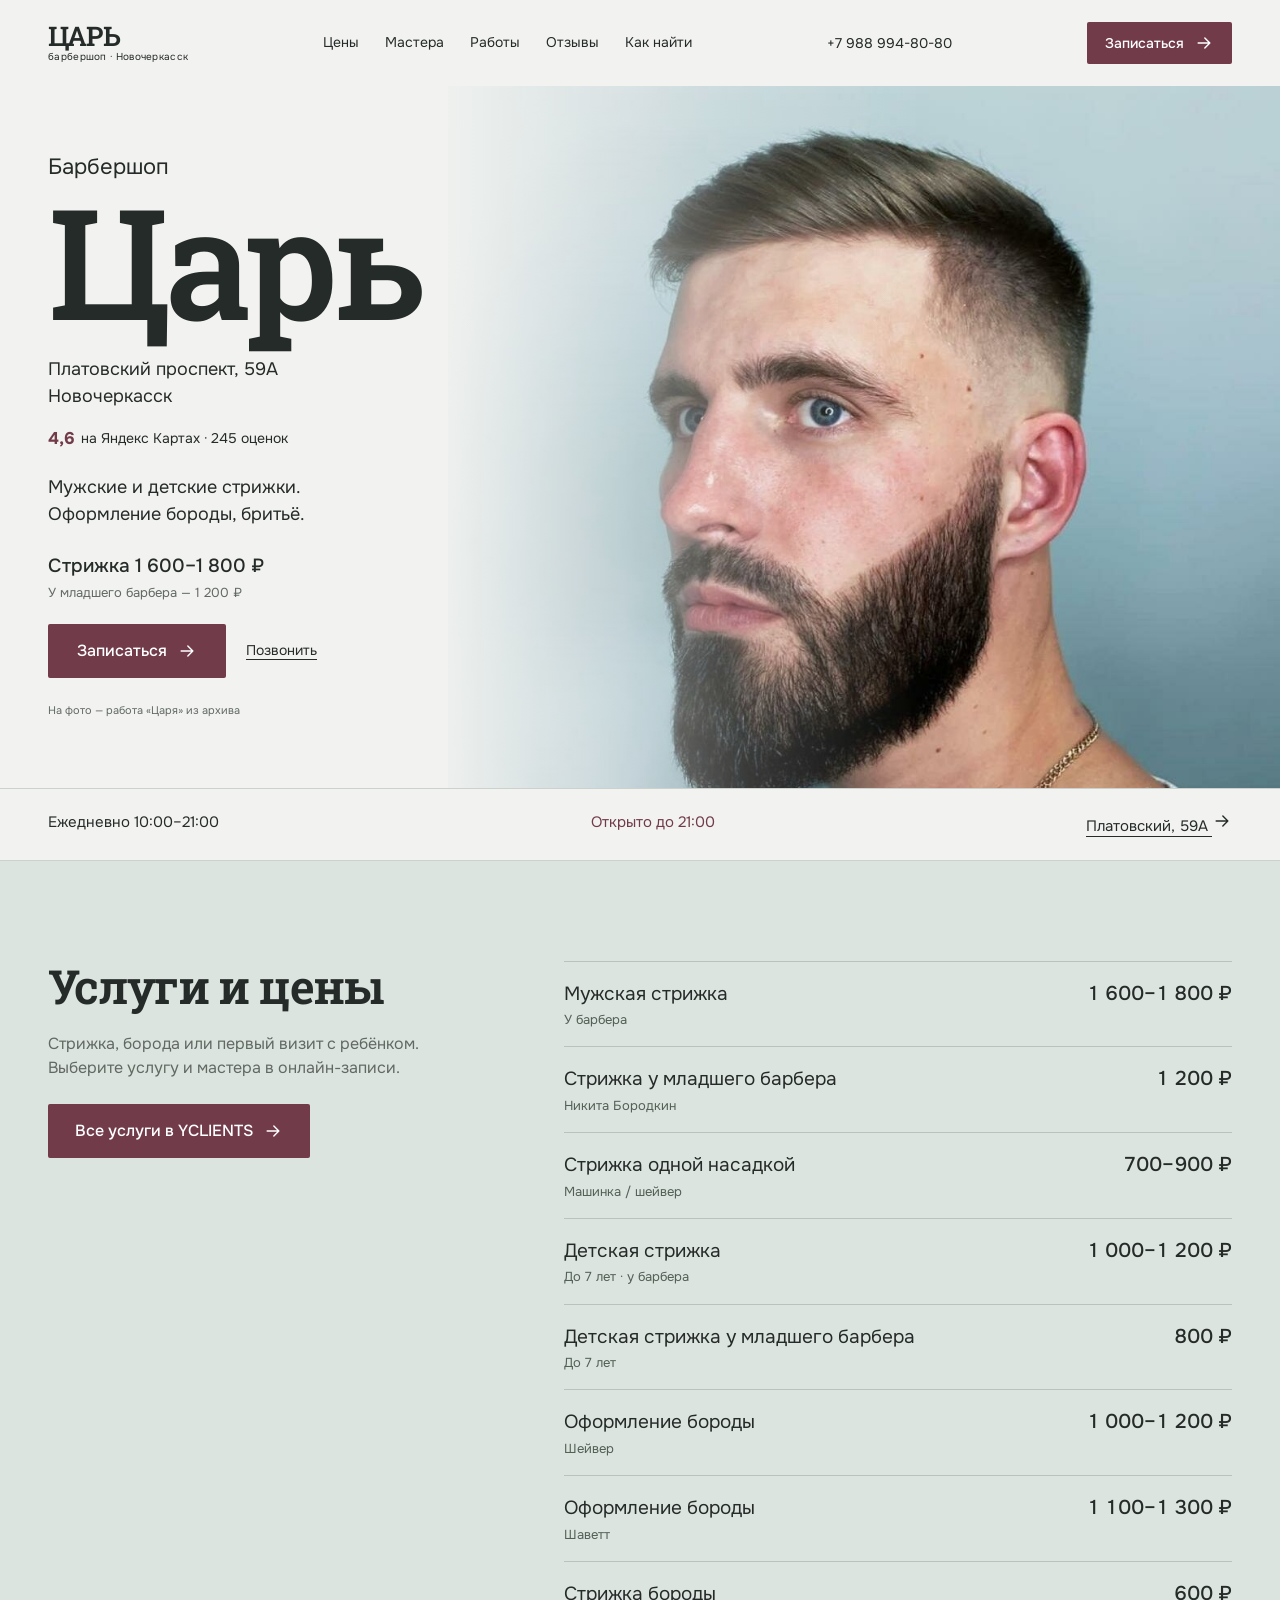
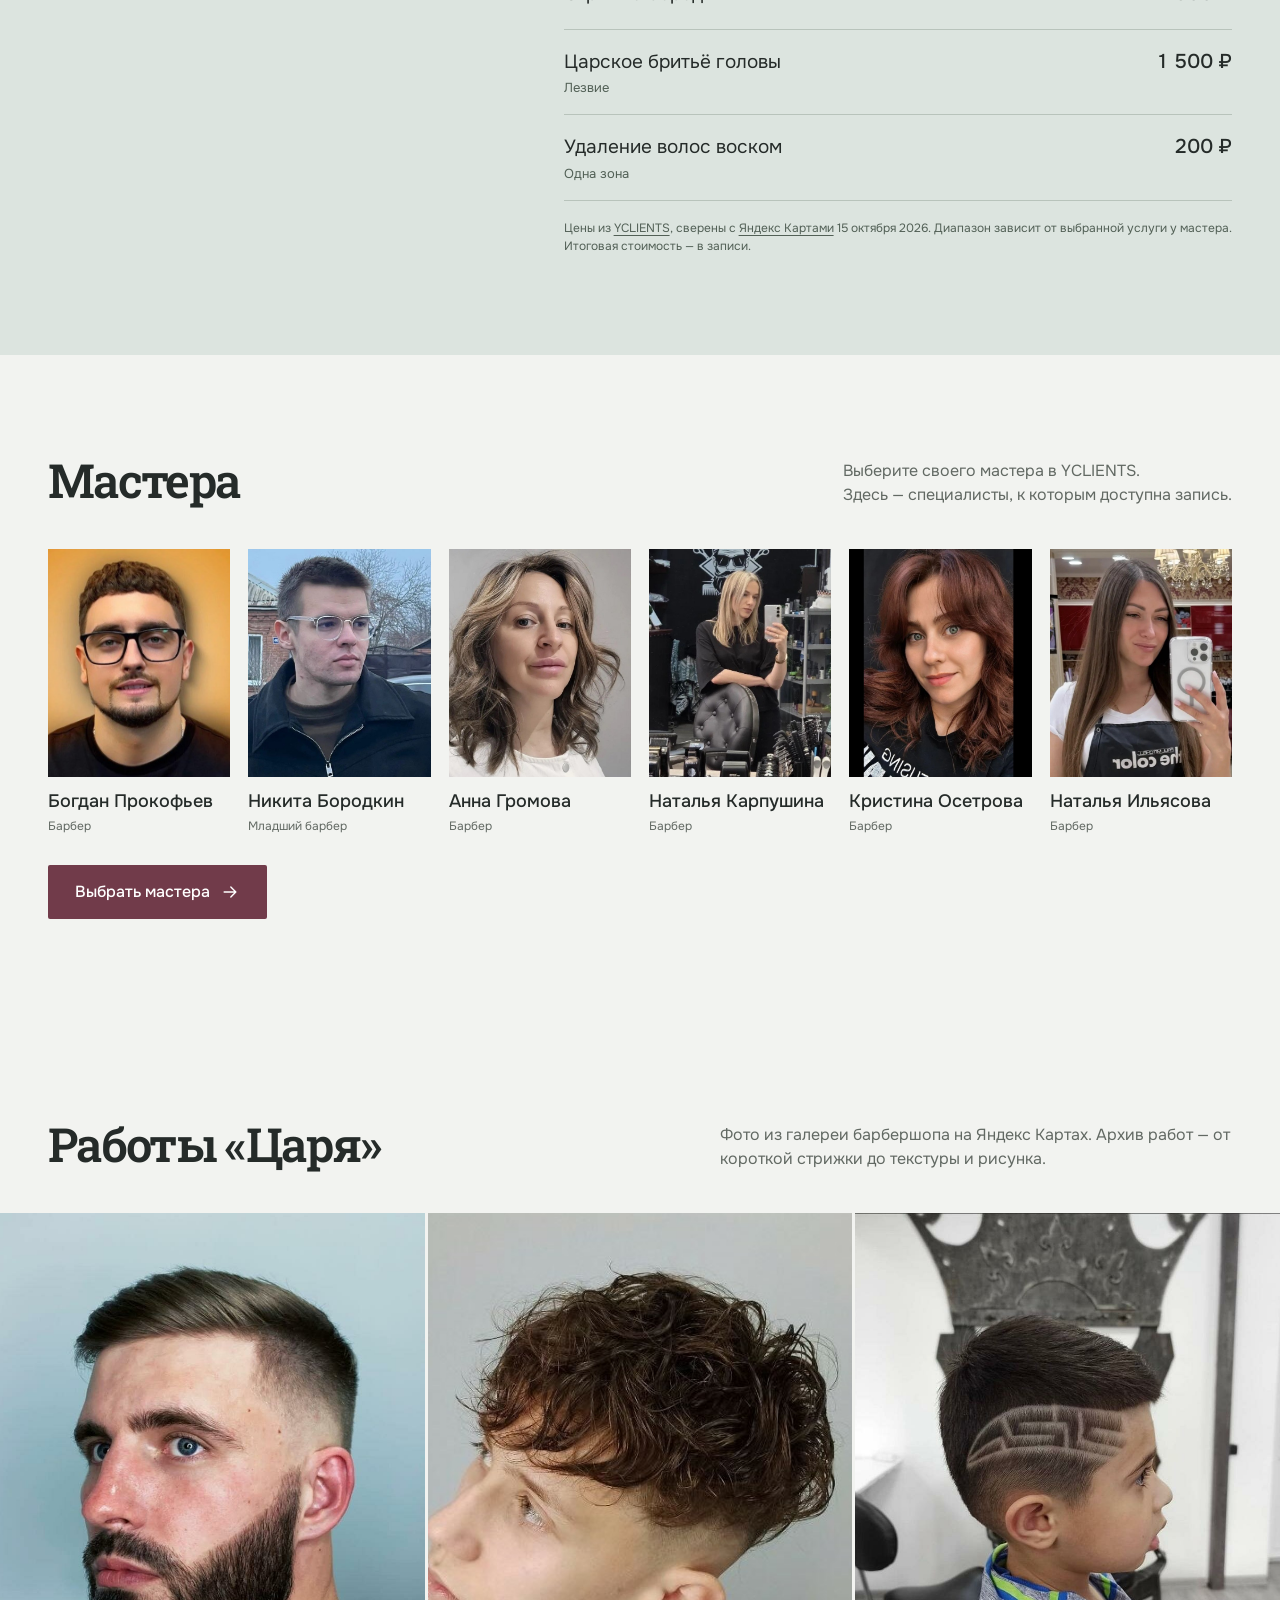
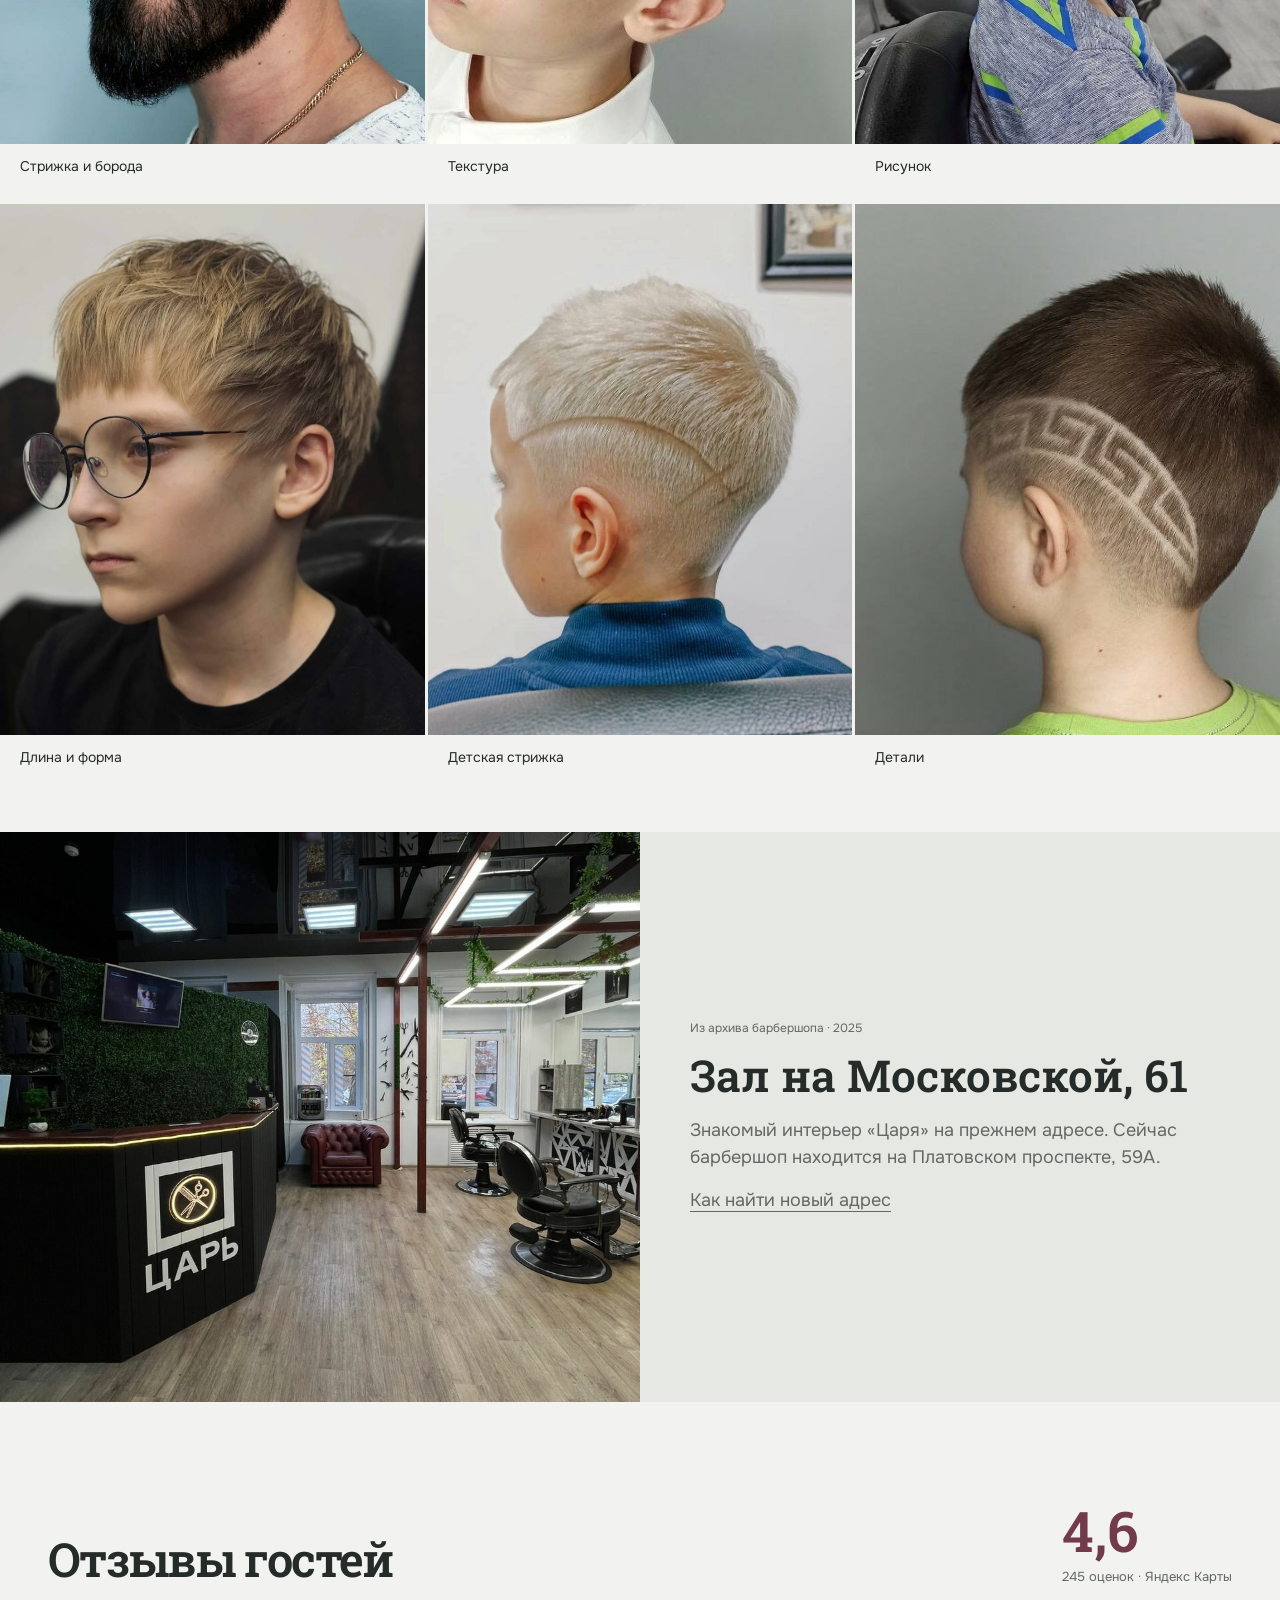
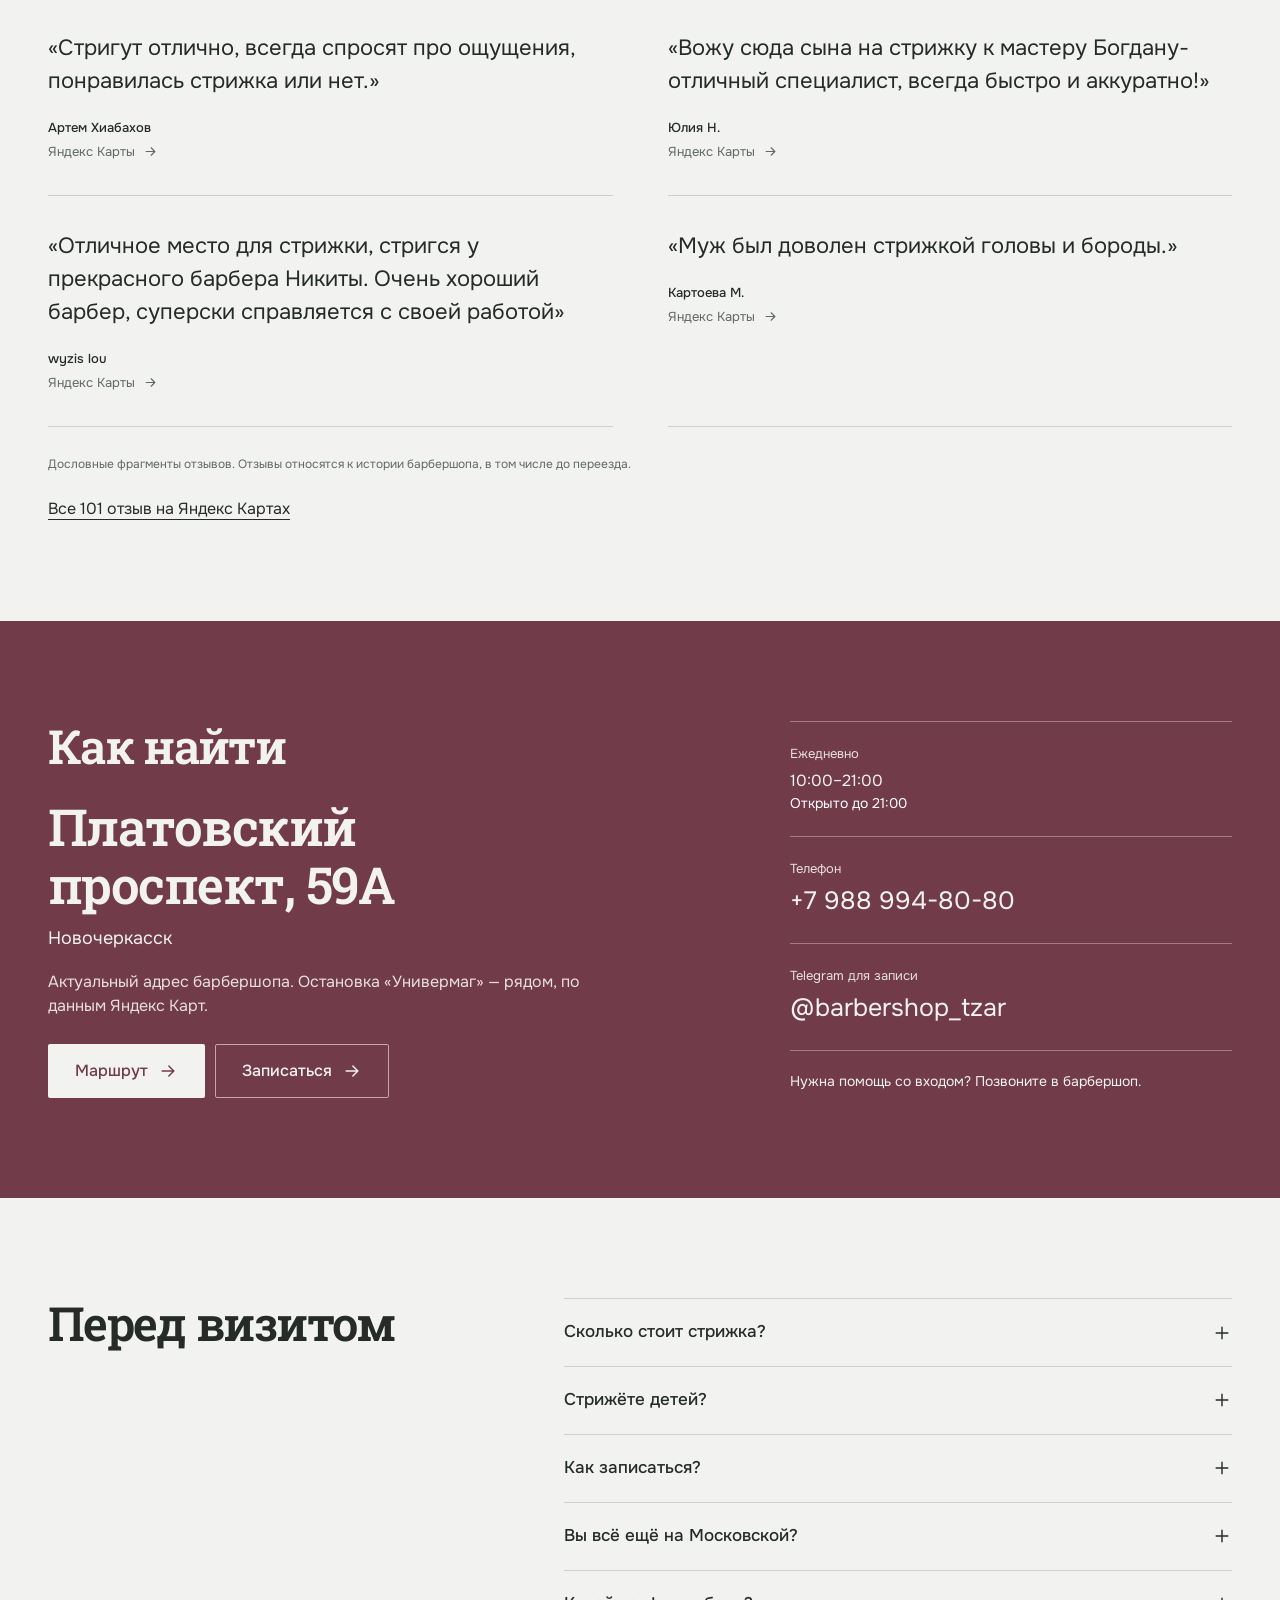
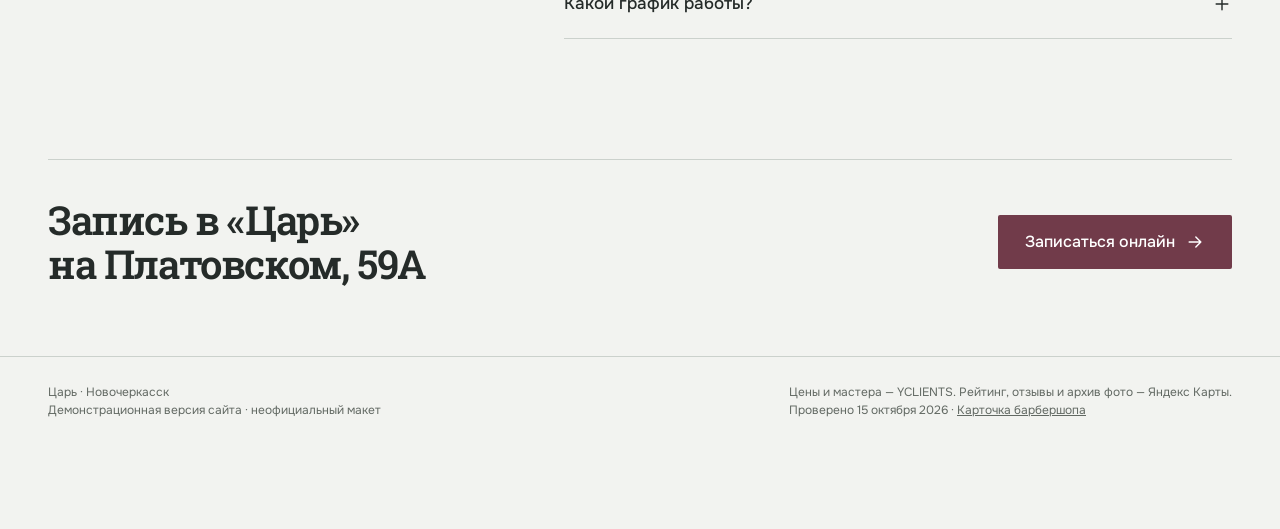
<file: tsar/index.html>
<!doctype html><html lang="ru"><head><meta charset="utf-8"><meta name="viewport" content="width=device-width, initial-scale=1"><meta name="robots" content="noindex, nofollow, noarchive"><meta name="theme-color" content="#f2f3f0"><title>Барбершоп Царь · Новочеркасск, Платовский 59А</title><meta name="description" content="Барбершоп Царь в Новочеркасске. Стрижки, оформление бороды, детские стрижки. Цены, мастера и запись в YCLIENTS. Платовский проспект, 59А."><meta property="og:type" content="website"><meta property="og:title" content="Царь · барбершоп в Новочеркасске"><meta property="og:description" content="Платовский, 59А · Ежедневно 10:00–21:00 · Запись онлайн"><meta property="og:image" content="img/og.jpg"><meta property="og:image:width" content="1200"><meta property="og:image:height" content="630"><meta property="og:image:alt" content="Мужская стрижка и борода — работа барбершопа Царь"><meta property="og:locale" content="ru_RU"><link rel="icon" href="data:,"><link rel="preload" as="image" href="img/hero.jpg"><script type="application/ld+json">{"@context": "https://schema.org", "@graph": [{"@type": "HairSalon", "name": "Барбершоп Царь", "telephone": "+79889948080", "address": {"@type": "PostalAddress", "streetAddress": "Платовский проспект, 59А", "addressLocality": "Новочеркасск", "addressRegion": "Ростовская область", "addressCountry": "RU"}, "geo": {"@type": "GeoCoordinates", "latitude": 47.41053, "longitude": 40.104153}, "openingHoursSpecification": [{"@type": "OpeningHoursSpecification", "dayOfWeek": ["Monday", "Tuesday", "Wednesday", "Thursday", "Friday", "Saturday", "Sunday"], "opens": "10:00", "closes": "21:00"}], "aggregateRating": {"@type": "AggregateRating", "ratingValue": 4.6, "ratingCount": 245, "bestRating": 5}, "sameAs": ["https://yandex.ru/maps/org/barbershop_tsar/58410383345/", "https://t.me/barbershop_tzar"], "hasOfferCatalog": {"@type": "OfferCatalog", "name": "Услуги", "itemListElement": [{"@type": "Offer", "itemOffered": {"@type": "Service", "name": "Мужская стрижка · У барбера"}, "priceSpecification": {"@type": "PriceSpecification", "minPrice": 1600, "maxPrice": 1800, "priceCurrency": "RUB"}}, {"@type": "Offer", "itemOffered": {"@type": "Service", "name": "Стрижка у младшего барбера · Никита Бородкин"}, "priceSpecification": {"@type": "PriceSpecification", "minPrice": 1200, "maxPrice": 1200, "priceCurrency": "RUB"}}, {"@type": "Offer", "itemOffered": {"@type": "Service", "name": "Стрижка одной насадкой · Машинка / шейвер"}, "priceSpecification": {"@type": "PriceSpecification", "minPrice": 700, "maxPrice": 900, "priceCurrency": "RUB"}}, {"@type": "Offer", "itemOffered": {"@type": "Service", "name": "Детская стрижка · До 7 лет · у барбера"}, "priceSpecification": {"@type": "PriceSpecification", "minPrice": 1000, "maxPrice": 1200, "priceCurrency": "RUB"}}, {"@type": "Offer", "itemOffered": {"@type": "Service", "name": "Детская стрижка у младшего барбера · До 7 лет"}, "priceSpecification": {"@type": "PriceSpecification", "minPrice": 800, "maxPrice": 800, "priceCurrency": "RUB"}}, {"@type": "Offer", "itemOffered": {"@type": "Service", "name": "Оформление бороды · Шейвер"}, "priceSpecification": {"@type": "PriceSpecification", "minPrice": 1000, "maxPrice": 1200, "priceCurrency": "RUB"}}, {"@type": "Offer", "itemOffered": {"@type": "Service", "name": "Оформление бороды · Шаветт"}, "priceSpecification": {"@type": "PriceSpecification", "minPrice": 1100, "maxPrice": 1300, "priceCurrency": "RUB"}}, {"@type": "Offer", "itemOffered": {"@type": "Service", "name": "Стрижка бороды"}, "priceSpecification": {"@type": "PriceSpecification", "minPrice": 600, "maxPrice": 600, "priceCurrency": "RUB"}}, {"@type": "Offer", "itemOffered": {"@type": "Service", "name": "Царское бритьё головы · Лезвие"}, "priceSpecification": {"@type": "PriceSpecification", "minPrice": 1500, "maxPrice": 1500, "priceCurrency": "RUB"}}, {"@type": "Offer", "itemOffered": {"@type": "Service", "name": "Удаление волос воском · Одна зона"}, "priceSpecification": {"@type": "PriceSpecification", "minPrice": 200, "maxPrice": 200, "priceCurrency": "RUB"}}]}, "potentialAction": {"@type": "ReserveAction", "target": {"@type": "EntryPoint", "urlTemplate": "https://n2063508.yclients.ru/"}}}, {"@type": "FAQPage", "mainEntity": [{"@type": "Question", "name": "Сколько стоит стрижка?", "acceptedAnswer": {"@type": "Answer", "text": "У барбера — 1 600–1 800 ₽. У младшего барбера — 1 200 ₽. Конкретная услуга и стоимость указаны в онлайн-записи."}}, {"@type": "Question", "name": "Стрижёте детей?", "acceptedAnswer": {"@type": "Answer", "text": "Да. До 7 лет: 1 000–1 200 ₽ у барбера, 800 ₽ у младшего барбера. Для детей постарше в записи есть отдельные услуги."}}, {"@type": "Question", "name": "Как записаться?", "acceptedAnswer": {"@type": "Answer", "text": "Кнопка «Записаться» откроет YCLIENTS барбершопа. Там можно выбрать специалиста, дату, время и услугу. Или позвоните: +7 988 994-80-80."}}, {"@type": "Question", "name": "Вы всё ещё на Московской?", "acceptedAnswer": {"@type": "Answer", "text": "Актуальный адрес — Новочеркасск, Платовский проспект, 59А. Он указан на Яндекс Картах и в онлайн-записи."}}, {"@type": "Question", "name": "Какой график работы?", "acceptedAnswer": {"@type": "Answer", "text": "Ежедневно с 10:00 до 21:00, по московскому времени."}}]}]}</script><style>
@font-face{font-family:Onest;src:url(fonts/Onest.ttf) format("truetype");font-weight:100 900;font-display:swap}
@font-face{font-family:"Roboto Slab";src:url(fonts/RobotoSlab.ttf) format("truetype");font-weight:100 900;font-display:swap}
:root{--bg:#f2f3f0;--bg2:#dce4df;--text:#252b29;--muted:#626963;--accent:#713b4a;--accent-h:#542b37;--accent-ink:#fff;--line:#cbd1cc;--line2:#8c968e;--rb:2px;--gut:20px;--max:1500px;--ease:cubic-bezier(.16,1,.3,1)}
*{box-sizing:border-box}html{scroll-behavior:smooth;scroll-padding-top:30px;-webkit-text-size-adjust:100%}body{margin:0;background:var(--bg);color:var(--text);font:400 16px/1.5 Onest,Arial,sans-serif;-webkit-font-smoothing:antialiased}h1,h2,h3,p,figure,blockquote,ul{margin:0;padding:0}ul{list-style:none}img{display:block;max-width:100%}a{color:inherit}h1,h2{font-family:"Roboto Slab",Georgia,serif;font-weight:600;letter-spacing:-.035em;line-height:1.1}h2{font-size:36px}h3{font-size:19px;font-weight:500;line-height:1.25}.wrap{width:min(var(--max),calc(100% - var(--gut)*2));margin-inline:auto}.ico{width:20px;height:20px;flex:none;fill:none;stroke:currentColor;stroke-width:1.7;stroke-linecap:round;stroke-linejoin:round}:focus-visible{outline:3px solid var(--accent);outline-offset:5px}[hidden]{display:none!important}
.btn{display:inline-flex;align-items:center;justify-content:center;gap:10px;height:54px;padding:0 26px;border-radius:var(--rb);border:1px solid transparent;font-weight:600;font-size:16px;text-decoration:none;cursor:pointer;white-space:nowrap;transition:background .18s,border-color .18s,color .18s,transform .12s;-webkit-tap-highlight-color:transparent}
.btn:active{transform:translateY(1px)}
.btn .ico{transition:transform .25s var(--ease)}
.btn:hover .ico.arr{transform:translateX(3px)}
.btn-main{background:var(--accent);color:#fff}
.btn-main:hover{background:var(--accent-h)}
.btn-line{border-color:var(--line2);color:var(--text);background:transparent}
.btn-line:hover{background:#fff;color:var(--ink);border-color:#fff}
.btn-sm{height:42px;padding:0 18px;font-size:15px}


.btn-line:hover{background:var(--text);color:var(--bg);border-color:var(--text)}.btn{font-weight:500;height:54px}.text-link{text-underline-offset:5px}.text-link:hover{color:var(--accent)}
.top{position:relative;z-index:5;background:var(--bg)}.top .wrap{display:flex;align-items:center;justify-content:space-between;height:72px;gap:16px}.brand{text-decoration:none;font:600 27px/1 "Roboto Slab",Georgia,serif;letter-spacing:-.03em}.brand small{display:block;font:400 10px/1.6 Onest,sans-serif;letter-spacing:.03em}.nav,.top-phone{display:none}.top .btn{height:42px;padding:0 17px;font-size:14px}.hero{position:relative;isolation:isolate;padding:270px 0 32px;background:var(--bg);overflow:hidden}.hero-image{position:absolute;inset:0 0 auto;width:100%;height:430px;object-fit:cover;object-position:center 20%;z-index:-2}.hero:before{content:"";position:absolute;inset:0;z-index:-1;background:linear-gradient(180deg,transparent 170px,rgba(242,243,240,.35) 240px,var(--bg) 395px)}.hero h1{font-size:86px;line-height:1;margin-bottom:12px}.hero-kind{font-size:18px}.hero-address{font-size:16px;max-width:24em;margin-bottom:16px}.hero-sub{max-width:24em;margin:18px 0;font-size:16px}.rating{font-size:13px;text-decoration:none;display:inline-flex;gap:6px;align-items:center;flex-wrap:wrap}.rating b{font-size:17px;color:var(--accent)}.hero-meta{font-size:14px;display:grid;gap:3px;margin:0 0 21px}.hero-meta strong{font-size:19px;font-weight:500}.hero-meta small{font-size:13px;color:var(--muted)}.hero-actions{display:flex;gap:14px;flex-wrap:wrap;align-items:center}.hero-actions .btn{flex:1}.hero-phone{font-size:14px;white-space:nowrap;text-underline-offset:4px}.photo-note{font-size:11px;color:var(--muted);margin-top:19px}.intro-strip{padding:22px 0;border-top:1px solid var(--line);border-bottom:1px solid var(--line)}.intro-strip .wrap{display:flex;justify-content:space-between;flex-wrap:wrap;gap:10px;font-size:13px}.status{color:var(--accent)}.sec{padding:70px 0}.section-head{display:flex;flex-direction:column;gap:16px;margin-bottom:30px}.section-head p,.lead{color:var(--muted);max-width:35em}.prices{background:var(--bg2)}.prices .lead{margin-top:20px}.prices-side .btn{margin-top:24px}.prices-grid{display:grid;gap:32px}.plist{border-top:1px solid #b8c3bb}.plist li{display:flex;justify-content:space-between;gap:15px;padding:17px 0;border-bottom:1px solid #b8c3bb;align-items:baseline}.pn{font-size:16px;line-height:1.4}.pn small{display:block;font-size:12px;color:#526056;margin-top:4px}.pp{font-size:16px;white-space:nowrap;font-weight:500;font-variant-numeric:tabular-nums}.pnote{font-size:12px;color:#526056;margin-top:18px}.pnote a{text-underline-offset:3px}.mgrid{display:grid;grid-template-columns:repeat(2,minmax(0,1fr));gap:28px 12px}.mgrid img{width:100%;height:auto;aspect-ratio:4/5;object-fit:cover;object-position:center 25%}.master-caption{padding-top:13px}.master-caption h3{font-size:16px;max-width:12em}.master-caption p{font-size:12px;color:var(--muted);margin-top:5px}.mbook{margin-top:30px}.mbook .btn{width:100%}.works{padding-bottom:0}.wgrid{display:grid;grid-template-columns:repeat(2,minmax(0,1fr));gap:3px}.wgrid figure{position:relative}.wgrid img{width:100%;height:auto;aspect-ratio:4/5;object-fit:cover}.wgrid figcaption{padding:9px 12px 18px;font-size:12px}.archive{display:grid;background:#e5e8e3;margin-top:30px}.archive img{width:100%;height:auto;max-height:570px;object-fit:cover;object-position:center 57%}.archive-text{padding:30px 20px}.archive-text h3{font:600 28px/1.2 "Roboto Slab",serif}.archive-text p{font-size:15px;margin-top:16px;color:var(--muted);max-width:30em}.archive-text small{display:block;font-size:12px;margin-bottom:12px;color:var(--muted)}.reviews .section-head{margin-bottom:12px}.review-score{font:600 56px/1 "Roboto Slab",serif;color:var(--accent)}.review-score small{display:block;font:400 13px/1.5 Onest,sans-serif;color:var(--muted);margin-top:9px}.rgrid{display:grid}.rgrid figure{padding:30px 0;border-bottom:1px solid var(--line)}.rgrid blockquote{font-size:19px;line-height:1.5}.rgrid figcaption{margin-top:20px;font-size:13px;display:grid;gap:4px}.rgrid figcaption b{font-weight:500}.rgrid figcaption a{display:flex;align-items:center;gap:8px;color:var(--muted);text-decoration:none;width:fit-content}.rgrid figcaption a:hover{color:var(--accent)}.rgrid .ico{width:15px;height:15px}.review-foot{margin-top:28px;font-size:12px;color:var(--muted)}.find{background:var(--accent);color:var(--bg)}.find-grid{display:grid;gap:36px}.find .addr{font:600 37px/1.15 "Roboto Slab",serif;letter-spacing:-.03em;margin:25px 0 10px}.find .city{font-size:18px}.find .lead{color:#e7dfe1;margin-top:18px}.find .btn-main{background:var(--bg);color:var(--accent)}.find .btn-main:hover{background:var(--bg2)}.find .btn-line{border-color:#c2a7ae;color:var(--bg)}.find .btn-line:hover{background:var(--bg);color:var(--accent)}.find .find-actions{display:flex;gap:10px;flex-wrap:wrap;margin-top:26px}.find .find-actions .btn{flex:1}.find-info{border-top:1px solid #a67985}.find-info div{padding:18px 0;border-bottom:1px solid #a67985}.find-info small{font-size:13px;color:#e7dfe1;display:block;margin-bottom:5px}.find-info a{font-size:20px;text-decoration:none}.find .status{color:#fff;font-size:14px}.find :focus-visible{outline-color:#fff}.find-help{font-size:14px;margin-top:20px}.faq-grid{display:grid;gap:30px}.qa{border-top:1px solid var(--line)}.qa details{border-bottom:1px solid var(--line)}.qa summary{list-style:none;cursor:pointer;display:flex;justify-content:space-between;align-items:center;gap:20px;padding:22px 0;font-weight:500;font-size:17px;line-height:1.35}.qa summary::-webkit-details-marker{display:none}.qa summary:hover{color:var(--accent)}.qa details[open] summary svg{transform:rotate(45deg)}.qa p{padding:0 0 24px;color:var(--muted)}.final{padding:20px 0 70px}.final-inner{border-top:1px solid var(--line);padding-top:38px;display:flex;gap:24px;justify-content:space-between;align-items:center;flex-wrap:wrap}.final h2{font-size:30px;max-width:18em}.final .btn{width:100%}.foot{padding:26px 0 110px;border-top:1px solid var(--line);color:var(--muted);font-size:12px}.foot .wrap{display:flex;gap:14px;justify-content:space-between;flex-wrap:wrap}.foot p{max-width:40em}.sticky{position:fixed;inset:auto 0 0;z-index:20;display:flex;justify-content:space-between;align-items:center;gap:12px;padding:10px 16px calc(10px + env(safe-area-inset-bottom));background:var(--bg);border-top:1px solid var(--line);transform:translateY(110%);visibility:hidden;transition:transform .3s var(--ease),visibility .3s}.sticky.show{transform:none;visibility:visible}.sticky .info{font-size:12px;line-height:1.4}.sticky .info b{display:block;font-size:15px;font-weight:600}.sticky .btn{height:48px;padding:0 18px;font-size:14px}.sticky .ico{display:none}.skip{position:absolute;left:20px;top:-90px;z-index:99;padding:12px;background:var(--bg)}.skip:focus{top:5px}
@media(min-width:760px){:root{--gut:40px}h2{font-size:47px}.sec{padding:100px 0}.hero{padding:65px 0 70px;min-height:700px;display:flex;align-items:center}.hero-image{inset:0 0 0 auto;width:68%;height:100%;object-position:50% 30%}.hero:before{background:linear-gradient(90deg,var(--bg) 22%,rgba(242,243,240,.93) 35%,rgba(242,243,240,.24) 58%,transparent 72%)}.hero-copy{max-width:50%}.hero h1{font-size:130px;margin-bottom:18px}.hero-kind{font-size:22px}.hero-sub{font-size:18px;margin:22px 0}.hero-address{font-size:18px}.hero-meta{margin-top:24px}.hero-actions{gap:20px}.hero-actions .btn{flex:none}.hero-phone{font-size:14px}.rating{font-size:14px}.photo-note{margin-top:24px}.intro-strip .wrap{font-size:15px}.section-head{flex-direction:row;justify-content:space-between;align-items:end;margin-bottom:42px}.section-head p{max-width:28em}.prices-grid,.faq-grid{grid-template-columns:4fr 6fr;gap:70px}.prices-side{position:sticky;top:40px}.pn{font-size:19px}.pp{font-size:20px}.pn small{font-size:13px}.mgrid{grid-template-columns:repeat(3,minmax(0,1fr));gap:36px 24px}.master-caption h3{font-size:21px;max-width:none}.master-caption p{font-size:14px}.mbook .btn{width:auto}.wgrid{grid-template-columns:repeat(3,minmax(0,1fr))}.wgrid figcaption{font-size:14px;padding:12px 20px 24px}.archive{grid-template-columns:1fr 1fr;align-items:center;margin-top:40px}.archive img{height:570px}.archive-text{padding:50px}.archive-text h3{font-size:44px}.archive-text p{font-size:18px}.rgrid{grid-template-columns:1fr 1fr;gap:0 55px}.rgrid figure{padding:34px 0}.rgrid blockquote{font-size:22px}.find-grid{grid-template-columns:6fr 4fr;gap:80px}.find .addr{font-size:51px;max-width:11em}.find .find-actions .btn{flex:none}.find-info div{padding:22px 0}.find-info a{font-size:25px}.final .btn{width:auto}.final h2{font-size:40px}.sticky{left:50%;right:auto;bottom:16px;width:620px;transform:translate(-50%,150%);border:1px solid var(--line);padding:12px 16px}.sticky.show{transform:translate(-50%,0)}.sticky .info{font-size:14px}.sticky .info b{font-size:17px}.works{padding-bottom:0}}
@media(min-width:1100px){:root{--gut:48px}.top .wrap{height:86px}.nav{display:flex;gap:26px;font-size:14px}.nav a{text-decoration:none;padding:10px 0;border-bottom:1px solid transparent}.nav a:hover{border-color:var(--accent);color:var(--accent)}.top-phone{display:block;text-decoration:none;font-size:14px}.hero h1{font-size:154px}.hero-copy{max-width:45%}.hero-image{width:65%}.hero{min-height:700px}.mgrid{grid-template-columns:repeat(6,minmax(0,1fr));gap:18px}.master-caption h3{font-size:18px}.master-caption p{font-size:12px}.hero-actions .btn{padding:0 28px}.section-head p{max-width:32em}}
@media(prefers-reduced-motion:reduce){html{scroll-behavior:auto}*,*:before,*:after{transition:none!important}}
</style></head><body><svg width="0" height="0" style="position:absolute" aria-hidden="true">
  <symbol id="i-star" viewBox="0 0 24 24"><path d="M12 2.6l2.9 6 6.6.8-4.9 4.6 1.3 6.5L12 17.3l-5.9 3.2 1.3-6.5L2.5 9.4l6.6-.8z"/></symbol>
  <symbol id="i-arr" viewBox="0 0 24 24"><path d="M5 12h14M13 6l6 6-6 6"/></symbol>
  <symbol id="i-clock" viewBox="0 0 24 24"><circle cx="12" cy="12" r="9"/><path d="M12 7v5l3 2"/></symbol>
  <symbol id="i-cup" viewBox="0 0 24 24"><path d="M17 8h1a4 4 0 0 1 0 8h-1"/><path d="M3 8h14v8a4 4 0 0 1-4 4H7a4 4 0 0 1-4-4z"/><path d="M7 2v3M11 2v3"/></symbol>
  <symbol id="i-drop" viewBox="0 0 24 24"><path d="M12 21a6.5 6.5 0 0 0 6.5-6.5c0-4-6.5-11.5-6.5-11.5S5.5 10.5 5.5 14.5A6.5 6.5 0 0 0 12 21z"/></symbol>
  <symbol id="i-users" viewBox="0 0 24 24"><circle cx="9" cy="7.5" r="3.5"/><path d="M2.5 20.5a6.5 6.5 0 0 1 13 0"/><circle cx="17.5" cy="10" r="2.5"/><path d="M16 20.5h5.5a4.5 4.5 0 0 0-5.6-4.4"/></symbol>
  <symbol id="i-game" viewBox="0 0 24 24"><path d="M6.5 8h11a4.5 4.5 0 0 1 4.4 5.5l-.8 3.6a2.2 2.2 0 0 1-3.7 1.1L15 16H9l-2.4 2.2a2.2 2.2 0 0 1-3.7-1.1l-.8-3.6A4.5 4.5 0 0 1 6.5 8z"/><path d="M8 11v3M6.5 12.5h3"/><circle cx="16" cy="12" r=".6"/><circle cx="17.5" cy="13.6" r=".6"/></symbol>
  <symbol id="i-phone" viewBox="0 0 24 24"><path d="M21 16.5v3a2 2 0 0 1-2.2 2A19.5 19.5 0 0 1 2.5 5.2 2 2 0 0 1 4.5 3h3a2 2 0 0 1 2 1.7c.1.9.4 1.8.7 2.7a2 2 0 0 1-.5 2.1L8.4 10.8a16 16 0 0 0 4.8 4.8l1.3-1.3a2 2 0 0 1 2.1-.5c.9.3 1.8.6 2.7.7a2 2 0 0 1 1.7 2z"/></symbol>
  <symbol id="i-pin" viewBox="0 0 24 24"><path d="M19 10c0 6-7 11-7 11s-7-5-7-11a7 7 0 0 1 14 0z"/><circle cx="12" cy="10" r="2.5"/></symbol>
  <symbol id="i-ext" viewBox="0 0 24 24"><path d="M14 4h6v6M20 4l-9 9M18 14v5a1 1 0 0 1-1 1H5a1 1 0 0 1-1-1V7a1 1 0 0 1 1-1h5"/></symbol>
  <symbol id="i-send" viewBox="0 0 24 24"><path d="M21.5 3.5 2.8 10.7c-.8.3-.8 1.4 0 1.7l4.7 1.6 1.8 5.6c.2.7 1.1.9 1.6.4l2.7-2.6 4.6 3.4c.6.4 1.4.1 1.6-.6L22.9 4.8c.2-.9-.6-1.6-1.4-1.3z"/><path d="m7.5 14 10-7.5"/></symbol>
  <symbol id="i-plus" viewBox="0 0 24 24"><path d="M12 5v14M5 12h14"/></symbol>
  <symbol id="i-x" viewBox="0 0 24 24"><path d="M6 6l12 12M18 6 6 18"/></symbol>
</svg><a class="skip" href="#main">К содержанию</a>
<header class="top"><div class="wrap"><a class="brand" href="#">ЦАРЬ<small>барбершоп · Новочеркасск</small></a><nav class="nav" aria-label="Основная навигация"><a href="#prices">Цены</a><a href="#masters">Мастера</a><a href="#works">Работы</a><a href="#reviews">Отзывы</a><a href="#find">Как найти</a></nav><a class="top-phone" href="tel:+79889948080">+7 988 994-80-80</a><a class="btn btn-main" href="https://n2063508.yclients.ru/" data-book>Записаться<svg class="ico arr" aria-hidden="true"><use href="#i-arr"/></svg></a></div></header>
<main id="main"><section class="hero" aria-labelledby="hero-title"><img class="hero-image" src="img/hero.jpg" alt="Мужская стрижка с плавным переходом и оформленная борода — работа Царя" width="1024" height="1018" fetchpriority="high"><div class="wrap"><div class="hero-copy"><p class="hero-kind">Барбершоп</p><h1 id="hero-title">Царь</h1><p class="hero-address">Платовский проспект, 59А<br>Новочеркасск</p><a class="rating" href="https://yandex.ru/maps/org/barbershop_tsar/58410383345/reviews/"><b>4,6</b> на Яндекс Картах · 245 оценок</a><p class="hero-sub">Мужские и детские стрижки.<br>Оформление бороды, бритьё.</p><div class="hero-meta"><strong>Стрижка 1 600–1 800 ₽</strong><small>У младшего барбера — 1 200 ₽</small></div><div class="hero-actions"><a class="btn btn-main" href="https://n2063508.yclients.ru/" data-book>Записаться<svg class="ico arr" aria-hidden="true"><use href="#i-arr"/></svg></a><a class="hero-phone" href="tel:+79889948080">Позвонить</a></div><p class="photo-note">На фото — работа «Царя» из архива</p></div></div></section>
<div class="intro-strip"><div class="wrap"><span>Ежедневно 10:00–21:00</span><span class="status js-status">По московскому времени</span><a class="text-link" href="#find">Платовский, 59А <svg class="ico arr" aria-hidden="true"><use href="#i-arr"/></svg></a></div></div>
<section class="sec prices" id="prices"><div class="wrap prices-grid"><div class="prices-side"><h2>Услуги и цены</h2><p class="lead">Стрижка, борода или первый визит с ребёнком. Выберите услугу и мастера в онлайн-записи.</p><a class="btn btn-main" href="https://n2063508.yclients.ru/" data-book>Все услуги в YCLIENTS<svg class="ico arr" aria-hidden="true"><use href="#i-arr"/></svg></a></div><div><ul class="plist"><li><span class="pn">Мужская стрижка<small>У барбера</small></span><span class="pp">1&nbsp;600–1&nbsp;800&nbsp;₽</span></li><li><span class="pn">Стрижка у младшего барбера<small>Никита Бородкин</small></span><span class="pp">1&nbsp;200&nbsp;₽</span></li><li><span class="pn">Стрижка одной насадкой<small>Машинка / шейвер</small></span><span class="pp">700–900&nbsp;₽</span></li><li><span class="pn">Детская стрижка<small>До 7 лет · у барбера</small></span><span class="pp">1&nbsp;000–1&nbsp;200&nbsp;₽</span></li><li><span class="pn">Детская стрижка у младшего барбера<small>До 7 лет</small></span><span class="pp">800&nbsp;₽</span></li><li><span class="pn">Оформление бороды<small>Шейвер</small></span><span class="pp">1&nbsp;000–1&nbsp;200&nbsp;₽</span></li><li><span class="pn">Оформление бороды<small>Шаветт</small></span><span class="pp">1&nbsp;100–1&nbsp;300&nbsp;₽</span></li><li><span class="pn">Стрижка бороды<small></small></span><span class="pp">600&nbsp;₽</span></li><li><span class="pn">Царское бритьё головы<small>Лезвие</small></span><span class="pp">1&nbsp;500&nbsp;₽</span></li><li><span class="pn">Удаление волос воском<small>Одна зона</small></span><span class="pp">200&nbsp;₽</span></li></ul><p class="pnote">Цены из <a href="https://n2063508.yclients.ru/">YCLIENTS</a>, сверены с <a href="https://yandex.ru/maps/org/barbershop_tsar/58410383345/prices/">Яндекс Картами</a> 15 октября 2026. Диапазон зависит от выбранной услуги у мастера. Итоговая стоимость — в записи.</p></div></div></section>
<section class="sec masters" id="masters"><div class="wrap"><div class="section-head"><h2>Мастера</h2><p>Выберите своего мастера в YCLIENTS.<br>Здесь — специалисты, к которым доступна запись.</p></div><ul class="mgrid"><li><img src="img/master-5253333.jpg" alt="Прокофьев Богдан" width="450" height="550" loading="lazy"><div class="master-caption"><h3>Богдан Прокофьев</h3><p>Барбер</p></div></li><li><img src="img/master-5253354.jpg" alt="Бородкин Никита" width="450" height="550" loading="lazy"><div class="master-caption"><h3>Никита Бородкин</h3><p>Младший барбер</p></div></li><li><img src="img/master-5253393.jpg" alt="Громова Анна" width="450" height="550" loading="lazy"><div class="master-caption"><h3>Анна Громова</h3><p>Барбер</p></div></li><li><img src="img/master-5253603.jpg" alt="Карпушина Наталья" width="450" height="550" loading="lazy"><div class="master-caption"><h3>Наталья Карпушина</h3><p>Барбер</p></div></li><li><img src="img/master-5253594.jpg" alt="Осетрова Кристина" width="450" height="550" loading="lazy"><div class="master-caption"><h3>Кристина Осетрова</h3><p>Барбер</p></div></li><li><img src="img/master-5253483.jpg" alt="Ильясова Наталья" width="450" height="550" loading="lazy"><div class="master-caption"><h3>Наталья Ильясова</h3><p>Барбер</p></div></li></ul><div class="mbook"><a class="btn btn-main" href="https://n2063508.yclients.ru/company/1808181/personal/select-master" data-book>Выбрать мастера<svg class="ico arr" aria-hidden="true"><use href="#i-arr"/></svg></a></div></div></section>
<section class="sec works" id="works"><div class="wrap section-head"><h2>Работы «Царя»</h2><p>Фото из галереи барбершопа на Яндекс Картах. Архив работ — от короткой стрижки до текстуры и рисунка.</p></div><div class="wgrid"><figure><img src="img/hero.jpg" alt="Мужская стрижка и оформленная борода, работа Царя" width="800" height="1000" loading="lazy"><figcaption>Стрижка и борода</figcaption></figure><figure><img src="img/work-curls.jpg" alt="Стрижка с объёмом и текстурой на вьющихся волосах" width="800" height="1000" loading="lazy"><figcaption>Текстура</figcaption></figure><figure><img src="img/work-pattern.jpg" alt="Детская стрижка с выбритым рисунком" width="800" height="1000" loading="lazy"><figcaption>Рисунок</figcaption></figure><figure><img src="img/work-teen.jpg" alt="Стрижка подростка с удлинённой челкой" width="800" height="1000" loading="lazy"><figcaption>Длина и форма</figcaption></figure><figure><img src="img/work-child.jpg" alt="Короткая детская стрижка, вид сбоку" width="800" height="1000" loading="lazy"><figcaption>Детская стрижка</figcaption></figure><figure><img src="img/work-detail.jpg" alt="Выбритый геометрический рисунок на виске" width="800" height="1000" loading="lazy"><figcaption>Детали</figcaption></figure></div><div class="archive"><img src="img/hall-archive.jpg" alt="Архив: прежний зал Царя на Московской, 61, стойка с названием, винное кресло и рабочие места" width="960" height="1280" loading="lazy"><div class="archive-text"><small>Из архива барбершопа · 2025</small><h3>Зал на Московской, 61</h3><p>Знакомый интерьер «Царя» на прежнем адресе. Сейчас барбершоп находится на Платовском проспекте, 59А.</p><p><a class="text-link" href="#find">Как найти новый адрес</a></p></div></div></section>
<section class="sec reviews" id="reviews"><div class="wrap"><div class="section-head"><h2>Отзывы гостей</h2><div class="review-score">4,6<small>245 оценок · Яндекс Карты</small></div></div><div class="rgrid"><figure><blockquote>«Стригут отлично, всегда спросят про ощущения, понравилась стрижка или нет.»</blockquote><figcaption><b>Артем Хиабахов</b><a href="https://yandex.ru/maps/org/barbershop_tsar/58410383345/reviews/?reviewId=z_XZgJL2FgIwJKDFlgpgxdG_BA69gCa">Яндекс Карты <svg class="ico arr" aria-hidden="true"><use href="#i-arr"/></svg></a></figcaption></figure><figure><blockquote>«Вожу сюда сына на стрижку к мастеру Богдану- отличный специалист, всегда быстро и аккуратно!»</blockquote><figcaption><b>Юлия Н.</b><a href="https://yandex.ru/maps/org/barbershop_tsar/58410383345/reviews/?reviewId=0eY8hVM2vzHuVMElph5OaLXo4haekSNnp">Яндекс Карты <svg class="ico arr" aria-hidden="true"><use href="#i-arr"/></svg></a></figcaption></figure><figure><blockquote>«Отличное место для стрижки, стригся у прекрасного барбера Никиты. Очень хороший барбер, суперски справляется с своей работой»</blockquote><figcaption><b>wyzis lou</b><a href="https://yandex.ru/maps/org/barbershop_tsar/58410383345/reviews/?reviewId=G-KVjg3E5nXXNIoY-SRNmnYEMtQFSCGqO">Яндекс Карты <svg class="ico arr" aria-hidden="true"><use href="#i-arr"/></svg></a></figcaption></figure><figure><blockquote>«Муж был доволен стрижкой головы и бороды.»</blockquote><figcaption><b>Картоева М.</b><a href="https://yandex.ru/maps/org/barbershop_tsar/58410383345/reviews/?reviewId=sIAjchOxAMtbcmS5AsL9u52SAvNRqM">Яндекс Карты <svg class="ico arr" aria-hidden="true"><use href="#i-arr"/></svg></a></figcaption></figure></div><p class="review-foot">Дословные фрагменты отзывов. Отзывы относятся к истории барбершопа, в том числе до переезда.</p><p style="margin-top:24px"><a class="text-link" href="https://yandex.ru/maps/org/barbershop_tsar/58410383345/reviews/">Все 101 отзыв на Яндекс Картах</a></p></div></section>
<section class="sec find" id="find"><div class="wrap find-grid"><div><h2>Как найти</h2><p class="addr">Платовский<br>проспект, 59А</p><p class="city">Новочеркасск</p><p class="lead">Актуальный адрес барбершопа. Остановка «Универмаг» — рядом, по данным Яндекс Карт.</p><div class="find-actions"><a class="btn btn-main" href="https://yandex.ru/maps/org/barbershop_tsar/58410383345/?rtext=~47.41053%2C40.104153&amp;rtt=auto">Маршрут<svg class="ico arr" aria-hidden="true"><use href="#i-arr"/></svg></a><a class="btn btn-line" href="https://n2063508.yclients.ru/" data-book>Записаться<svg class="ico arr" aria-hidden="true"><use href="#i-arr"/></svg></a></div></div><div><div class="find-info"><div><small>Ежедневно</small><p>10:00–21:00</p><p class="status js-status">По московскому времени</p></div><div><small>Телефон</small><a href="tel:+79889948080">+7 988 994-80-80</a></div><div><small>Telegram для записи</small><a href="https://t.me/barbershop_tzar">@barbershop_tzar</a></div></div><p class="find-help">Нужна помощь со входом? Позвоните в барбершоп.</p></div></div></section>
<section class="sec faq" id="faq"><div class="wrap faq-grid"><h2>Перед визитом</h2><div class="qa"><details><summary>Сколько стоит стрижка?<svg class="ico" aria-hidden="true"><use href="#i-plus"/></svg></summary><p>У барбера — 1 600–1 800 ₽. У младшего барбера — 1 200 ₽. Конкретная услуга и стоимость указаны в онлайн-записи.</p></details><details><summary>Стрижёте детей?<svg class="ico" aria-hidden="true"><use href="#i-plus"/></svg></summary><p>Да. До 7 лет: 1 000–1 200 ₽ у барбера, 800 ₽ у младшего барбера. Для детей постарше в записи есть отдельные услуги.</p></details><details><summary>Как записаться?<svg class="ico" aria-hidden="true"><use href="#i-plus"/></svg></summary><p>Кнопка «Записаться» откроет YCLIENTS барбершопа. Там можно выбрать специалиста, дату, время и услугу. Или позвоните: +7 988 994-80-80.</p></details><details><summary>Вы всё ещё на Московской?<svg class="ico" aria-hidden="true"><use href="#i-plus"/></svg></summary><p>Актуальный адрес — Новочеркасск, Платовский проспект, 59А. Он указан на Яндекс Картах и в онлайн-записи.</p></details><details><summary>Какой график работы?<svg class="ico" aria-hidden="true"><use href="#i-plus"/></svg></summary><p>Ежедневно с 10:00 до 21:00, по московскому времени.</p></details></div></div></section>
<section class="final"><div class="wrap final-inner"><h2>Запись в «Царь»<br>на Платовском, 59А</h2><a class="btn btn-main" href="https://n2063508.yclients.ru/" data-book>Записаться онлайн<svg class="ico arr" aria-hidden="true"><use href="#i-arr"/></svg></a></div></section></main>
<footer class="foot"><div class="wrap"><p>Царь · Новочеркасск<br>Демонстрационная версия сайта · неофициальный макет</p><p>Цены и мастера — YCLIENTS. Рейтинг, отзывы и архив фото — Яндекс Карты.<br>Проверено 15 октября 2026 · <a href="https://yandex.ru/maps/org/barbershop_tsar/58410383345/">Карточка барбершопа</a></p></div></footer>
<aside class="sticky" id="sticky" aria-label="Быстрая запись"><div class="info">Мужская стрижка<b>1 600–1 800 ₽</b></div><a class="btn btn-main" href="https://n2063508.yclients.ru/" data-book>Записаться<svg class="ico arr" aria-hidden="true"><use href="#i-arr"/></svg></a></aside>
<script>
/* Status and sticky booking adapted from premium/strizh/siteS. */
(()=>{const $$=s=>[...document.querySelectorAll(s)];
function status(){try{const p=new Intl.DateTimeFormat('en-US',{timeZone:'Europe/Moscow',hour:'2-digit',minute:'2-digit',hourCycle:'h23'}).formatToParts(new Date());const v=t=>p.find(x=>x.type===t).value;const n=(+v('hour')%24)*60+(+v('minute'));const open=n>=600&&n<1260;const text=open?'Открыто до 21:00':n<600?'Откроется в 10:00':'Откроется завтра в 10:00';$$('.js-status').forEach(el=>{el.textContent=text;el.classList.toggle('open',open)})}catch(e){}}status();setInterval(status,60000);
if(!('IntersectionObserver'in window))return;const sticky=document.querySelector('#sticky'),seen=new Set();let heroIn=true;const upd=()=>sticky.classList.toggle('show',!heroIn&&seen.size===0);const bo=new IntersectionObserver(es=>{es.forEach(e=>e.isIntersecting?seen.add(e.target):seen.delete(e.target));upd()});$$('[data-book]').forEach(b=>{if(!b.closest('#sticky'))bo.observe(b)});new IntersectionObserver(es=>{heroIn=es[0].isIntersecting;upd()}).observe(document.querySelector('.hero'));
})();
</script></body></html>
</file>
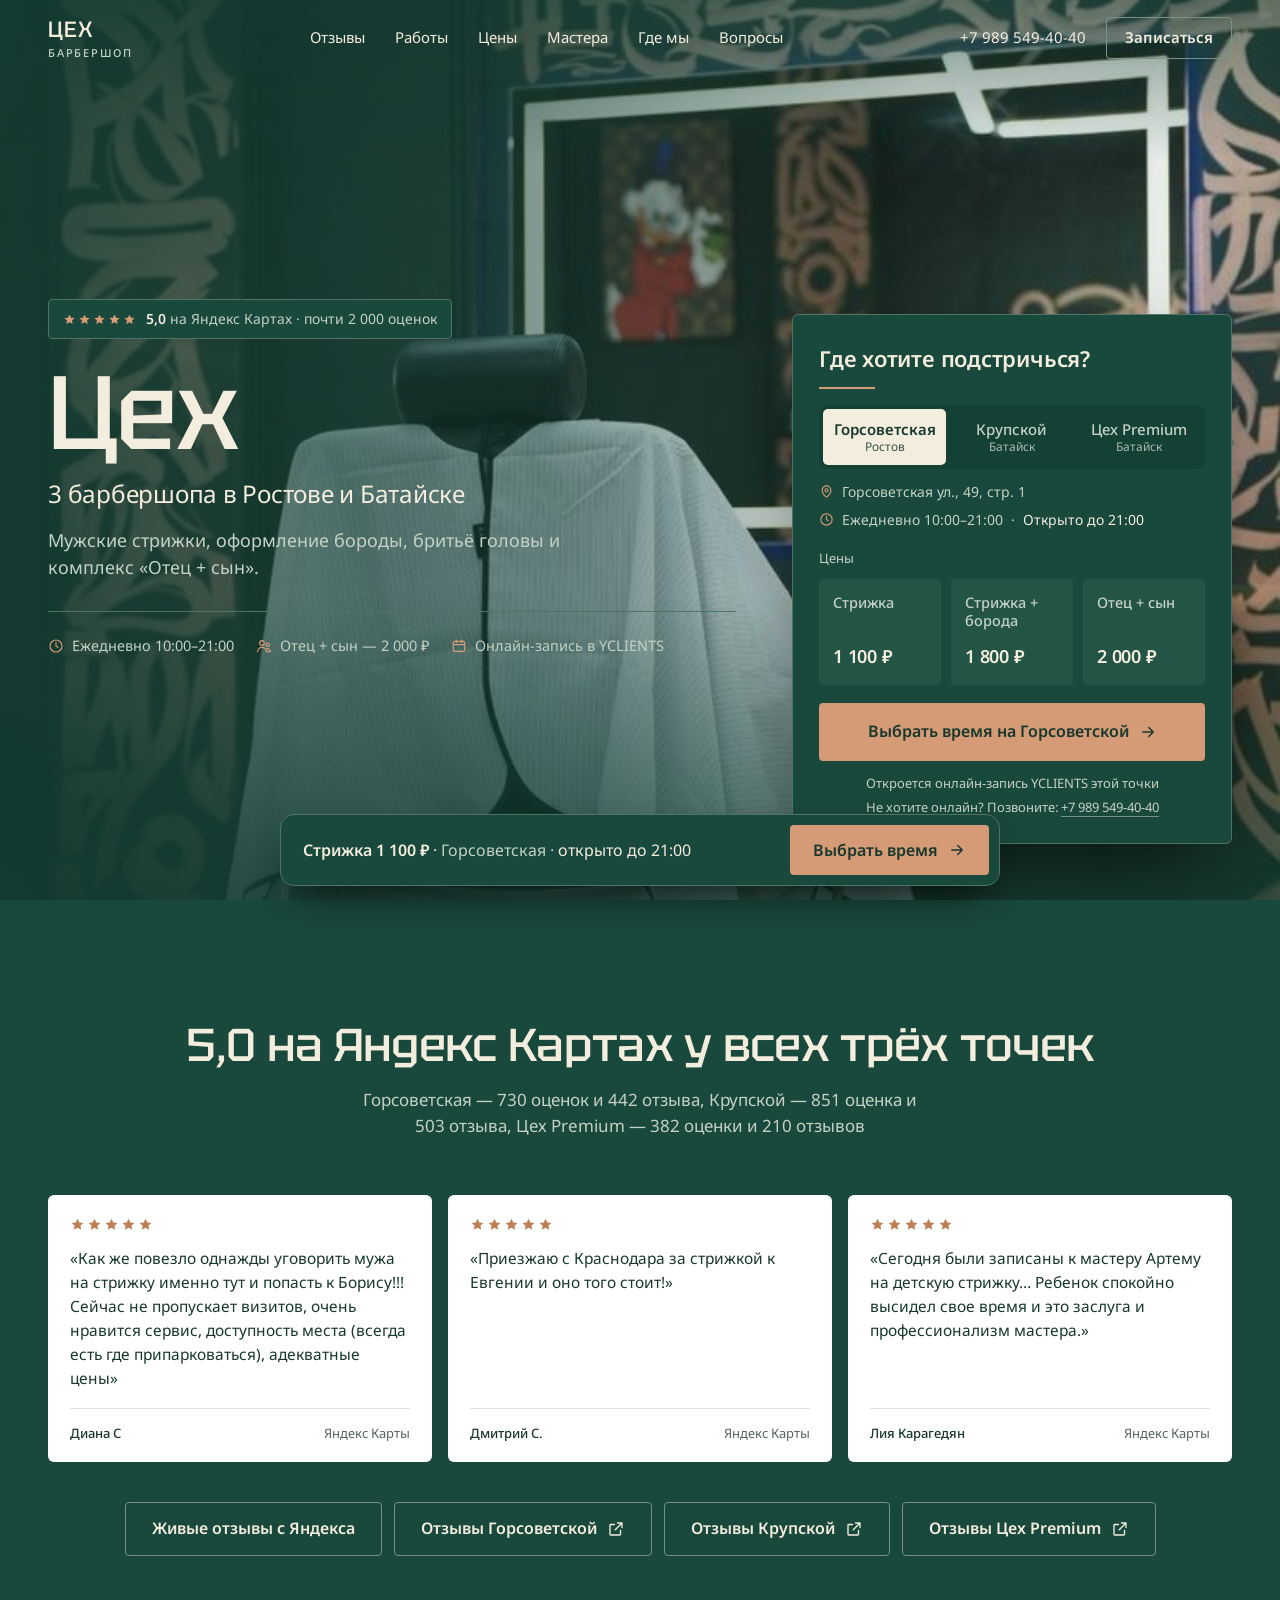
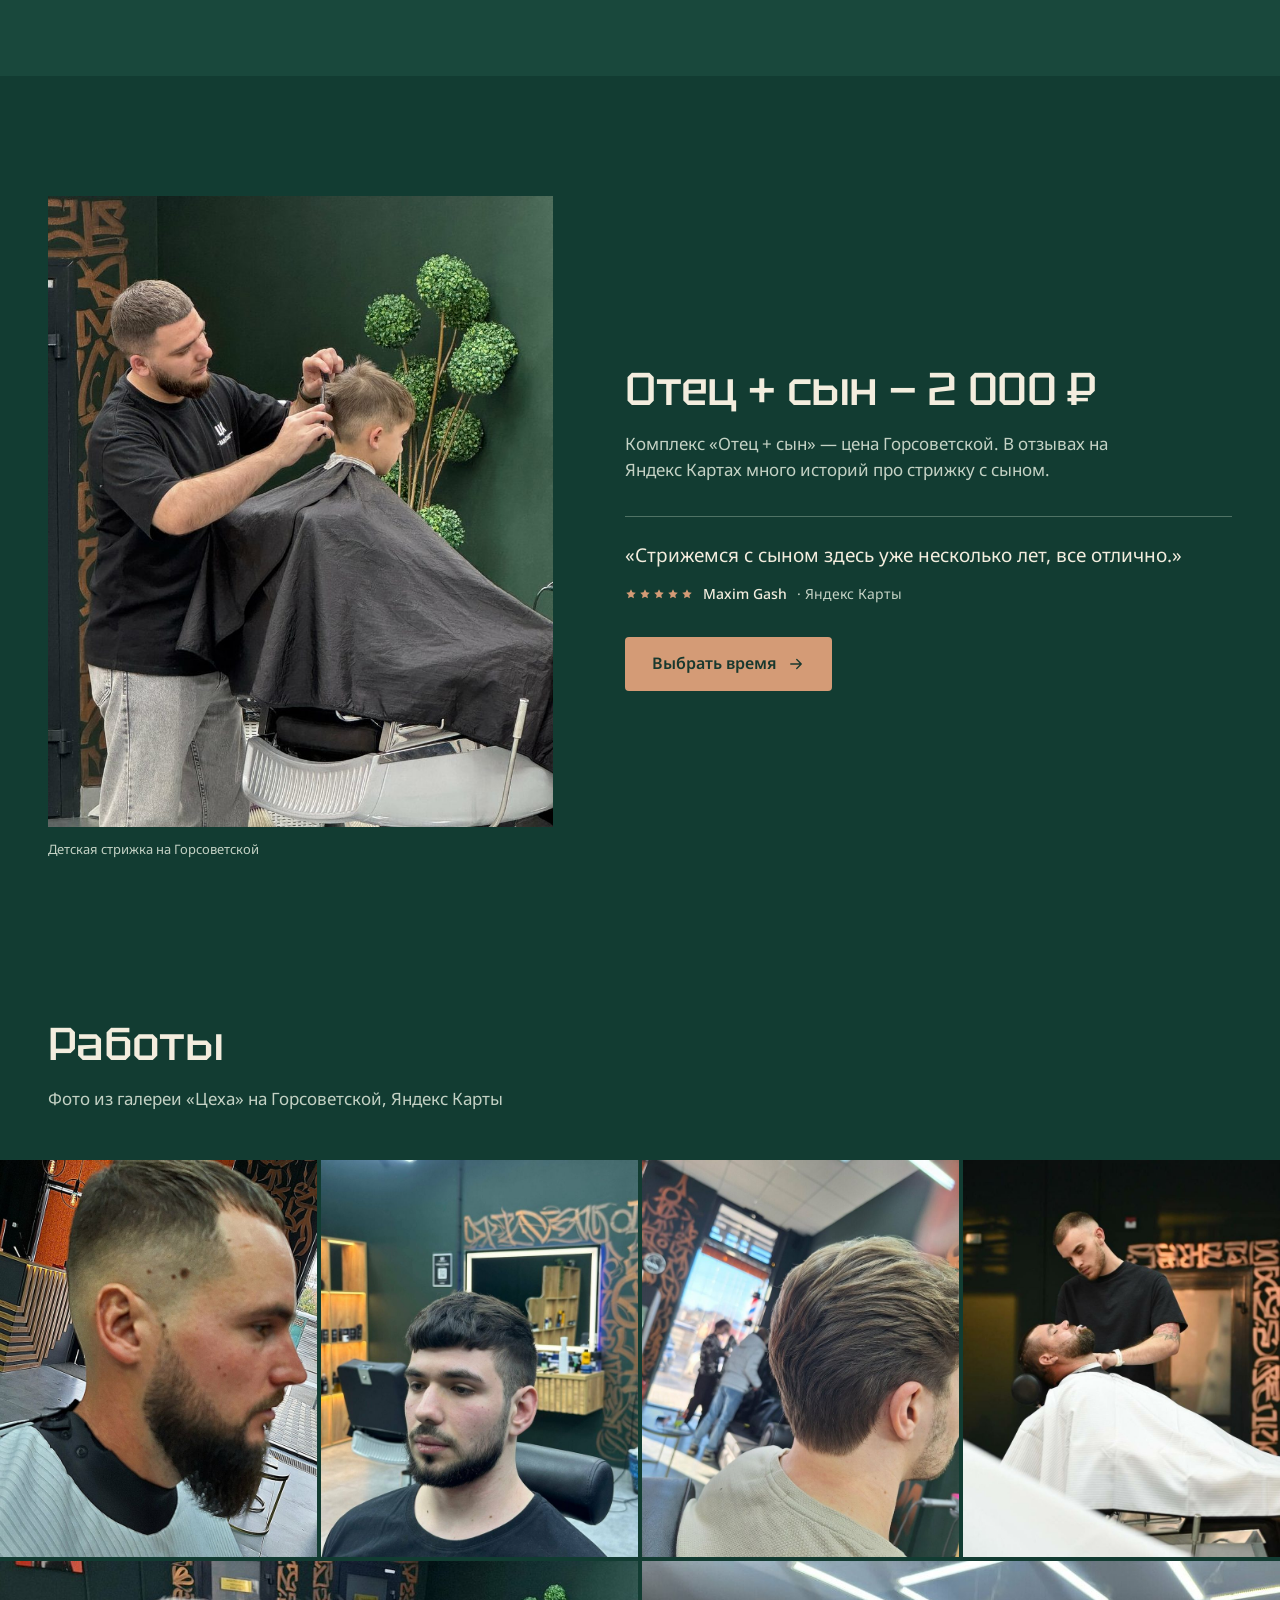
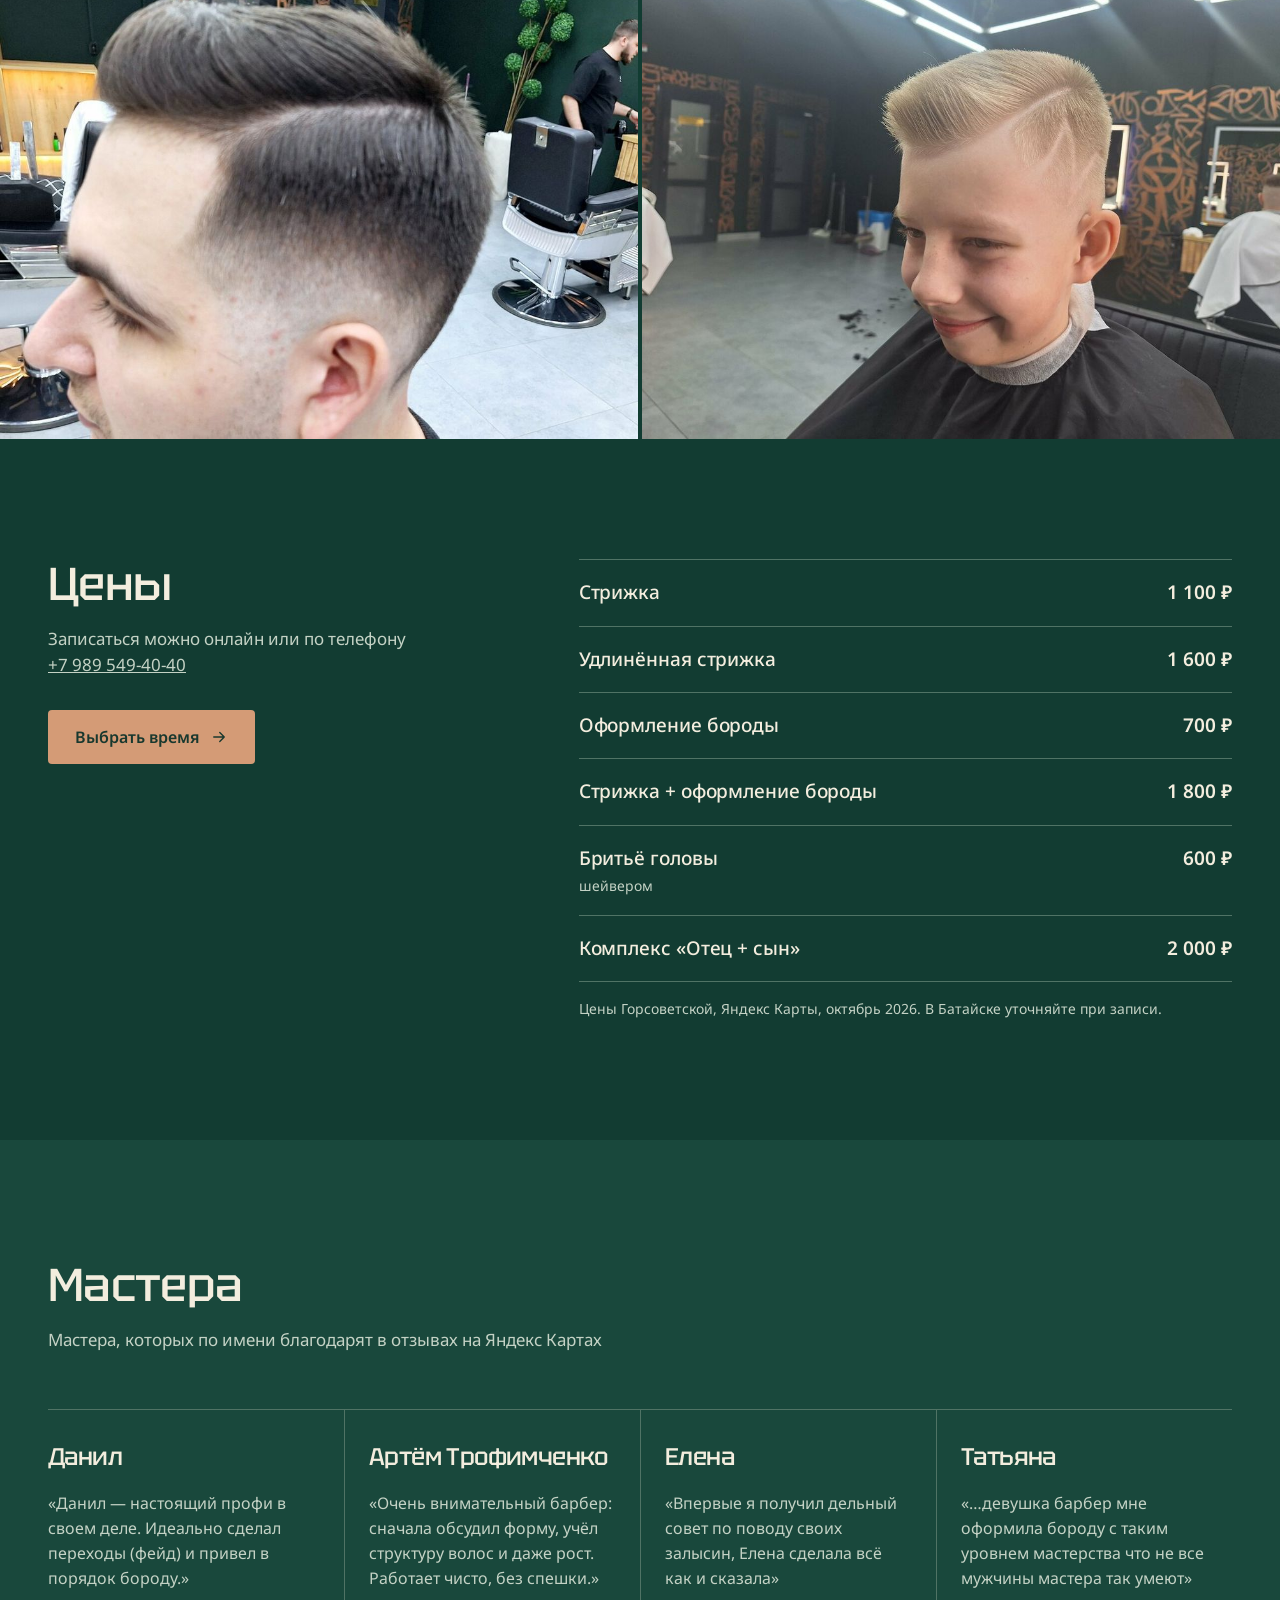
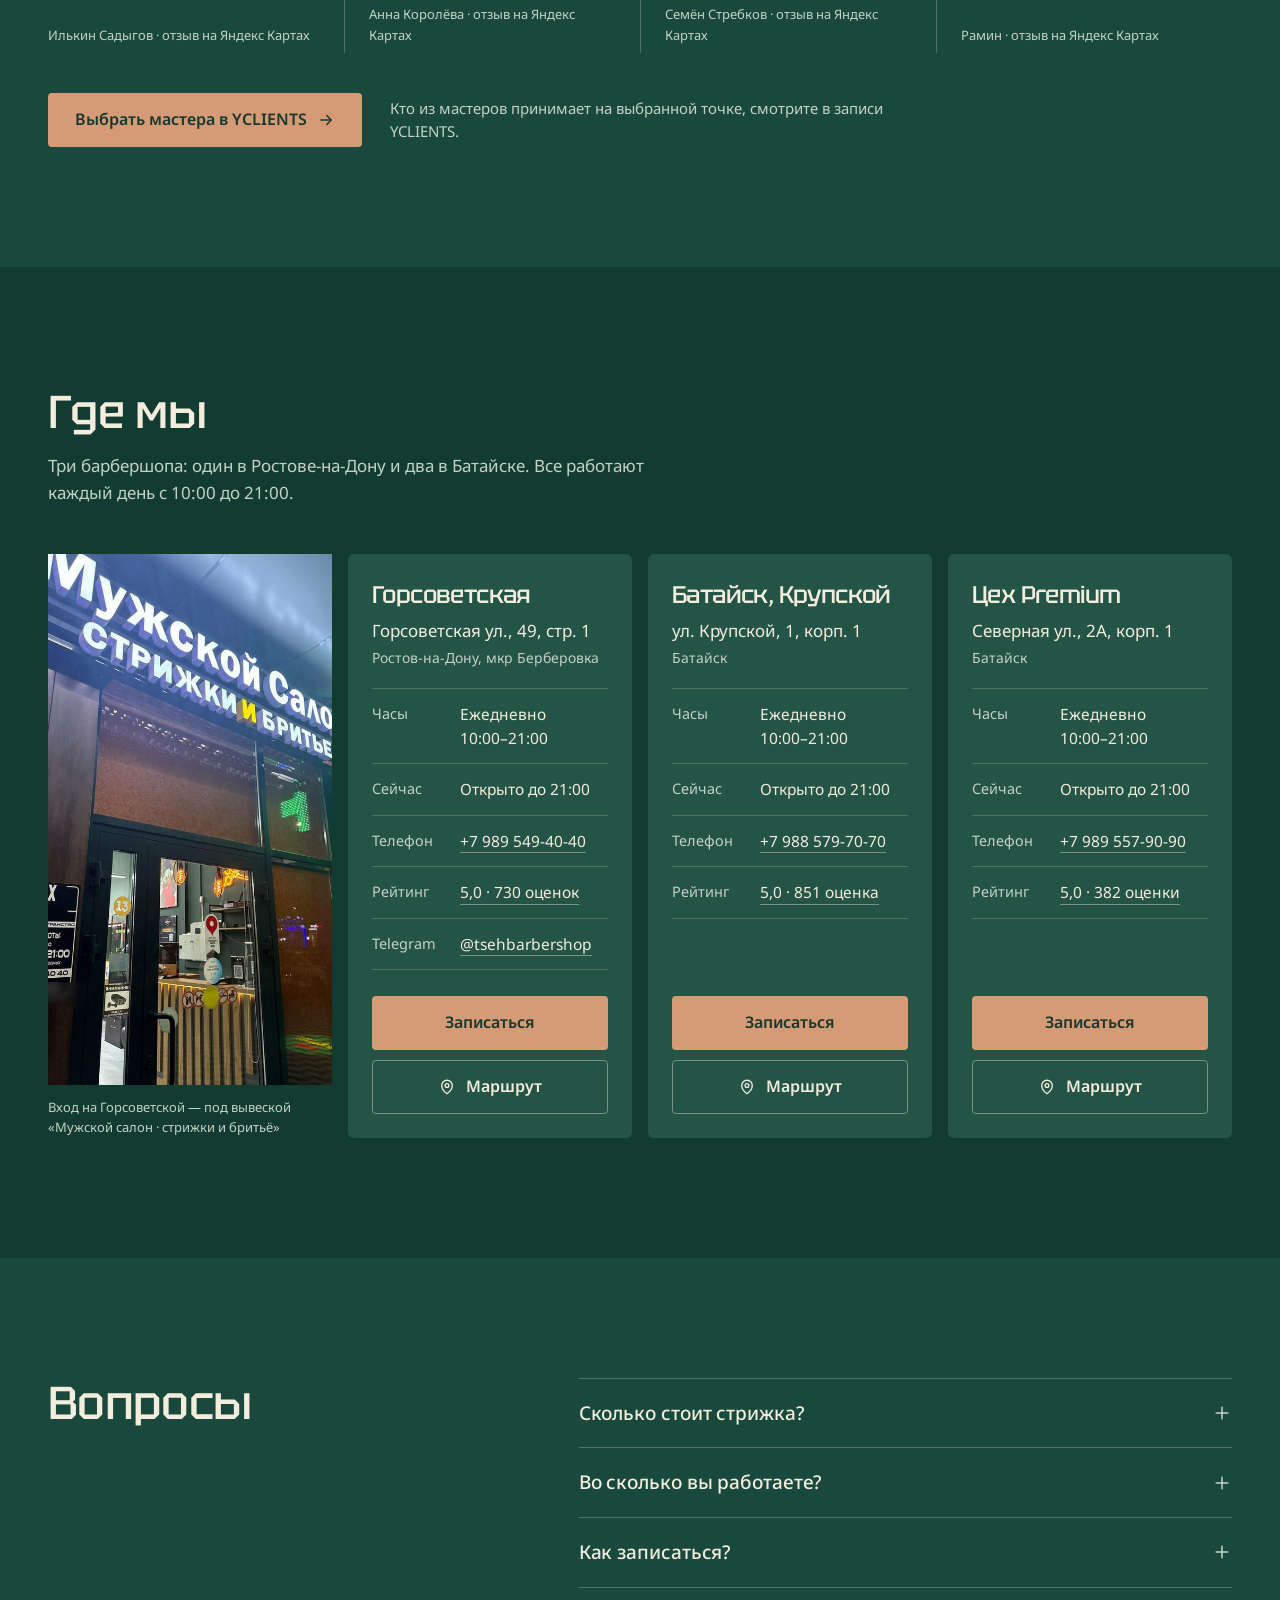
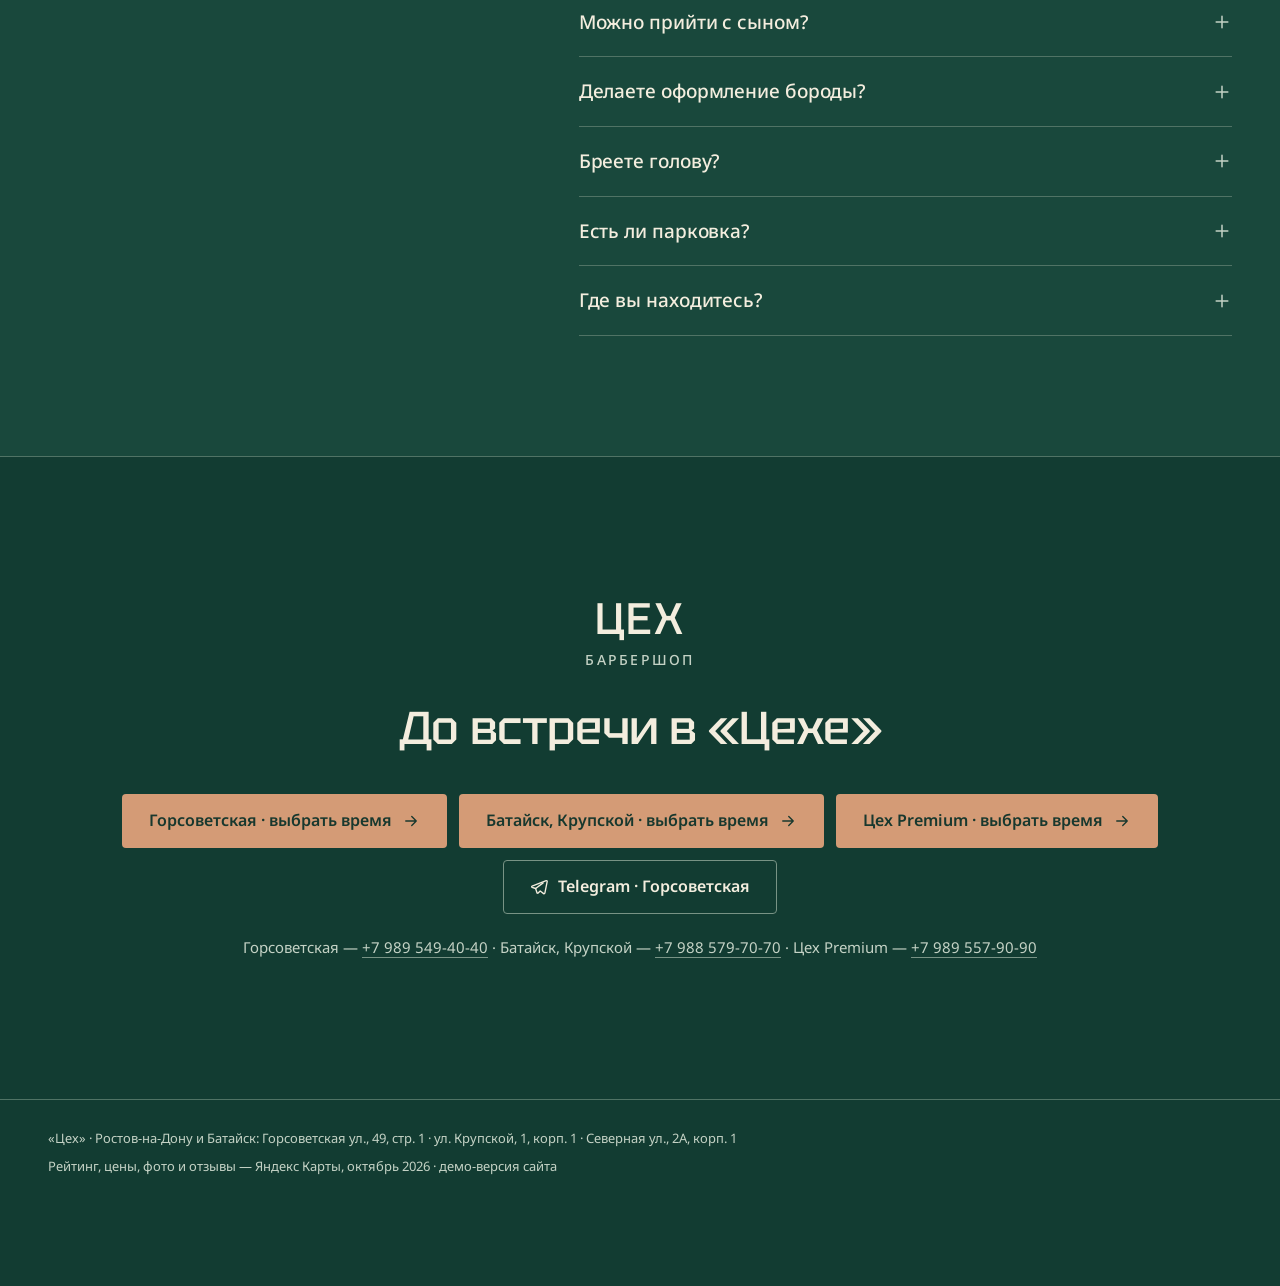
<file: tseh/index.html>
<!doctype html>
<html lang="ru">
<head>
<meta charset="utf-8">
<meta name="viewport" content="width=device-width, initial-scale=1, viewport-fit=cover">
<meta name="robots" content="noindex, nofollow">
<title>Цех — 3 барбершопа в Ростове-на-Дону и Батайске: стрижка 1 100 ₽, 5,0 на Яндекс Картах</title>
<meta name="description" content="Барбершопы «Цех»: Горсоветская ул., 49 (Ростов-на-Дону), ул. Крупской, 1 и Северная ул., 2А (Батайск). Мужская стрижка 1 100 ₽, борода, бритьё головы, «Отец + сын». 5,0 на Яндекс Картах, почти 2 000 оценок. Запись онлайн.">
<meta name="theme-color" content="#123c32">
<meta property="og:type" content="website">
<meta property="og:locale" content="ru_RU">
<meta property="og:title" content="Цех — 3 барбершопа в Ростове-на-Дону и Батайске, 5,0 на Яндекс Картах">
<meta property="og:description" content="Горсоветская, Крупской и Цех Premium. Мужская стрижка 1 100 ₽. Ежедневно с 10:00 до 21:00. Запись онлайн.">
<meta property="og:image" content="https://dm1trorg.github.io/tseh/img/og.jpg">
<meta property="og:image:width" content="1200">
<meta property="og:image:height" content="630">
<meta property="og:url" content="https://dm1trorg.github.io/tseh/">
<link rel="icon" href="data:image/svg+xml,%3Csvg xmlns='http://www.w3.org/2000/svg' viewBox='0 0 64 64'%3E%3Crect width='64' height='64' rx='10' fill='%23123c32'/%3E%3Ctext x='32' y='45' font-family='Arial,sans-serif' font-size='36' font-weight='700' text-anchor='middle' fill='%23d49b76'%3E%D0%A6%3C/text%3E%3C/svg%3E">
<link rel="preconnect" href="https://fonts.googleapis.com">
<link rel="preconnect" href="https://fonts.gstatic.com" crossorigin>
<link href="https://fonts.googleapis.com/css2?family=Noto+Sans:wght@400;500;600&family=Tektur:wght@500&display=swap" rel="stylesheet">
<script type="application/ld+json" id="ld">{"@context":"https://schema.org","@graph":[{"@type":"Organization","@id":"https://dm1trorg.github.io/tseh/#org","name":"Барбершоп «Цех»","alternateName":"ЦЕХ","url":"https://dm1trorg.github.io/tseh/","image":"https://dm1trorg.github.io/tseh/img/og.jpg","subOrganization":[{"@id":"https://dm1trorg.github.io/tseh/#gor"},{"@id":"https://dm1trorg.github.io/tseh/#kru"},{"@id":"https://dm1trorg.github.io/tseh/#prem"}]},{"@type":"HairSalon","@id":"https://dm1trorg.github.io/tseh/#gor","name":"Барбершоп «Цех» — Горсоветская","url":"https://dm1trorg.github.io/tseh/","parentOrganization":{"@id":"https://dm1trorg.github.io/tseh/#org"},"telephone":"+79895494040","currenciesAccepted":"RUB","address":{"@type":"PostalAddress","streetAddress":"Горсоветская ул., 49, стр. 1","addressLocality":"Ростов-на-Дону","addressRegion":"Ростовская область","addressCountry":"RU"},"openingHoursSpecification":[{"@type":"OpeningHoursSpecification","dayOfWeek":["Monday","Tuesday","Wednesday","Thursday","Friday","Saturday","Sunday"],"opens":"10:00","closes":"21:00"}],"aggregateRating":{"@type":"AggregateRating","ratingValue":"5.0","ratingCount":730,"bestRating":"5","worstRating":"1","reviewCount":442},"hasMap":"https://yandex.ru/maps/org/tsekh/114945683640/","sameAs":["https://yandex.ru/maps/org/tsekh/114945683640/","https://t.me/tsehbarbershop"],"potentialAction":{"@type":"ReserveAction","target":{"@type":"EntryPoint","urlTemplate":"https://n1029120.yclients.ru/","inLanguage":"ru-RU","actionPlatform":["https://schema.org/DesktopWebPlatform","https://schema.org/MobileWebPlatform"]},"result":{"@type":"Reservation","name":"Запись: Барбершоп «Цех» — Горсоветская"}},"image":["https://dm1trorg.github.io/tseh/img/hero.jpg","https://dm1trorg.github.io/tseh/img/og.jpg"],"priceRange":"600–2000 ₽","hasOfferCatalog":{"@type":"OfferCatalog","name":"Услуги и цены","itemListElement":[{"@type":"Offer","itemOffered":{"@type":"Service","name":"Стрижка"},"price":"1100","priceCurrency":"RUB"},{"@type":"Offer","itemOffered":{"@type":"Service","name":"Удлинённая стрижка"},"price":"1600","priceCurrency":"RUB"},{"@type":"Offer","itemOffered":{"@type":"Service","name":"Оформление бороды"},"price":"700","priceCurrency":"RUB"},{"@type":"Offer","itemOffered":{"@type":"Service","name":"Стрижка + оформление бороды"},"price":"1800","priceCurrency":"RUB"},{"@type":"Offer","itemOffered":{"@type":"Service","name":"Бритьё головы (шейвером)"},"price":"600","priceCurrency":"RUB"},{"@type":"Offer","itemOffered":{"@type":"Service","name":"Комплекс «Отец + сын»"},"price":"2000","priceCurrency":"RUB"}]}},{"@type":"HairSalon","@id":"https://dm1trorg.github.io/tseh/#kru","name":"Барбершоп «Цех» — Батайск, Крупской","url":"https://dm1trorg.github.io/tseh/","parentOrganization":{"@id":"https://dm1trorg.github.io/tseh/#org"},"telephone":"+79885797070","currenciesAccepted":"RUB","address":{"@type":"PostalAddress","streetAddress":"ул. Крупской, 1, корп. 1","addressLocality":"Батайск","addressRegion":"Ростовская область","addressCountry":"RU"},"openingHoursSpecification":[{"@type":"OpeningHoursSpecification","dayOfWeek":["Monday","Tuesday","Wednesday","Thursday","Friday","Saturday","Sunday"],"opens":"10:00","closes":"21:00"}],"aggregateRating":{"@type":"AggregateRating","ratingValue":"5.0","ratingCount":851,"bestRating":"5","worstRating":"1","reviewCount":503},"hasMap":"https://yandex.ru/maps/org/tsekh/42943110412/","sameAs":["https://yandex.ru/maps/org/tsekh/42943110412/"],"potentialAction":{"@type":"ReserveAction","target":{"@type":"EntryPoint","urlTemplate":"https://n1029111.yclients.ru/","inLanguage":"ru-RU","actionPlatform":["https://schema.org/DesktopWebPlatform","https://schema.org/MobileWebPlatform"]},"result":{"@type":"Reservation","name":"Запись: Барбершоп «Цех» — Батайск, Крупской"}},"image":["https://dm1trorg.github.io/tseh/img/hero.jpg","https://dm1trorg.github.io/tseh/img/og.jpg"]},{"@type":"HairSalon","@id":"https://dm1trorg.github.io/tseh/#prem","name":"Барбершоп «Цех Premium» — Батайск","url":"https://dm1trorg.github.io/tseh/","parentOrganization":{"@id":"https://dm1trorg.github.io/tseh/#org"},"telephone":"+79895579090","currenciesAccepted":"RUB","address":{"@type":"PostalAddress","streetAddress":"Северная ул., 2А, корп. 1","addressLocality":"Батайск","addressRegion":"Ростовская область","addressCountry":"RU"},"openingHoursSpecification":[{"@type":"OpeningHoursSpecification","dayOfWeek":["Monday","Tuesday","Wednesday","Thursday","Friday","Saturday","Sunday"],"opens":"10:00","closes":"21:00"}],"aggregateRating":{"@type":"AggregateRating","ratingValue":"5.0","ratingCount":382,"bestRating":"5","worstRating":"1","reviewCount":210},"hasMap":"https://yandex.ru/maps/org/tsekh_premium/53162712473/","sameAs":["https://yandex.ru/maps/org/tsekh_premium/53162712473/"],"potentialAction":{"@type":"ReserveAction","target":{"@type":"EntryPoint","urlTemplate":"https://n1030932.yclients.ru/","inLanguage":"ru-RU","actionPlatform":["https://schema.org/DesktopWebPlatform","https://schema.org/MobileWebPlatform"]},"result":{"@type":"Reservation","name":"Запись: Барбершоп «Цех Premium» — Батайск"}},"image":["https://dm1trorg.github.io/tseh/img/hero.jpg","https://dm1trorg.github.io/tseh/img/og.jpg"]},{"@type":"FAQPage","@id":"https://dm1trorg.github.io/tseh/#faq","mainEntity":[{"@type":"Question","name":"Сколько стоит стрижка?","acceptedAnswer":{"@type":"Answer","text":"На Горсоветской: стрижка — 1 100 ₽, удлинённая стрижка — 1 600 ₽, стрижка и оформление бороды — 1 800 ₽. В Батайске цены уточняйте при записи."}},{"@type":"Question","name":"Во сколько вы работаете?","acceptedAnswer":{"@type":"Answer","text":"Все три точки — ежедневно с 10:00 до 21:00."}},{"@type":"Question","name":"Как записаться?","acceptedAnswer":{"@type":"Answer","text":"Онлайн через YCLIENTS: выберите точку в карточке записи и нажмите «Выбрать время». Или по телефону: Горсоветская — +7 989 549-40-40, Батайск, Крупской — +7 988 579-70-70, Цех Premium — +7 989 557-90-90."}},{"@type":"Question","name":"Можно прийти с сыном?","acceptedAnswer":{"@type":"Answer","text":"Да. Комплекс «Отец + сын» — 2 000 ₽ (цена Горсоветской). В отзывах пишут и про детские стрижки."}},{"@type":"Question","name":"Делаете оформление бороды?","acceptedAnswer":{"@type":"Answer","text":"Да: оформление бороды — 700 ₽, стрижка и оформление бороды вместе — 1 800 ₽ (цены Горсоветской)."}},{"@type":"Question","name":"Бреете голову?","acceptedAnswer":{"@type":"Answer","text":"Да, бритьё головы шейвером — 600 ₽ на Горсоветской."}},{"@type":"Question","name":"Есть ли парковка?","acceptedAnswer":{"@type":"Answer","text":"В отзывах на Яндекс Картах пишут, что рядом всегда есть где припарковаться."}},{"@type":"Question","name":"Где вы находитесь?","acceptedAnswer":{"@type":"Answer","text":"Ростов-на-Дону: Горсоветская ул., 49, стр. 1 (мкр Берберовка). Батайск: ул. Крупской, 1, корп. 1 и Северная ул., 2А, корп. 1 («Цех Premium»)."}}]}]}</script>
<style>
:root{
  /* изумрудная стена их зала, медь каллиграфии, тёплое дерево; медь — только акцент */
  --bg:#123c32; --bg2:#19483c; --bg3:#235446; --bg-rgb:18,60,50;
  --text:#f3edde; --muted:#c4d2c5; --faint:#c4d2c5;
  --line:#507365; --line2:#789385;
  /* единственный акцент — медь; текст на нём тёмно-зелёный (5,3:1) */
  --accent:#d49b76; --accent-h:#e4b18e; --accent-lt:#e4b18e; --on-accent:#18382e;
  --star:#c07f52;
  --f-disp:"Tektur",system-ui,sans-serif;
  --f-body:"Noto Sans",system-ui,-apple-system,"Segoe UI",sans-serif;
  /* кадрирование фото первого экрана: компьютер / телефон */
  --hero-pos:58% 45%; --hero-pos-m:50% 45%;
  --card:#ffffff; --ink:#18382e; --ink2:#58665b;
  --gut:48px; --max:1240px; --r:6px; --rb:4px;
  --ease:cubic-bezier(.16,1,.3,1);
}
*{box-sizing:border-box}
html{-webkit-text-size-adjust:100%;scroll-behavior:smooth}
body{margin:0;background:var(--bg);color:var(--text);font:400 17px/1.55 var(--f-body);-webkit-font-smoothing:antialiased;overflow-x:hidden}
img{display:block;max-width:100%}
a{color:inherit}
h1,h2,h3,p,ul,ol,dl,dd,blockquote,figure{margin:0;padding:0}
ul,ol{list-style:none}
button{font:inherit;color:inherit}
[hidden]{display:none!important}
.wrap{width:min(var(--max),100% - 2*var(--gut));margin-inline:auto}
.ico{width:18px;height:18px;flex:none;fill:none;stroke:currentColor;stroke-width:1.8;stroke-linecap:round;stroke-linejoin:round}
.nb{white-space:nowrap}
:focus-visible{outline:2px solid var(--accent-lt);outline-offset:3px}

/* КНОПКИ: прямоугольные, с наведением и нажатием */
.btn{display:inline-flex;align-items:center;justify-content:center;gap:10px;height:54px;padding:0 26px;border-radius:var(--rb);border:1px solid transparent;font-weight:600;font-size:16px;text-decoration:none;cursor:pointer;white-space:nowrap;transition:background .18s,border-color .18s,color .18s,transform .12s;-webkit-tap-highlight-color:transparent}
.btn:active{transform:translateY(1px)}
.btn .ico{transition:transform .25s var(--ease)}
.btn:hover .ico.arr{transform:translateX(3px)}
.btn-main{background:var(--accent);color:var(--on-accent)}
.btn-main:hover{background:var(--accent-h)}
.btn-line{border-color:var(--line2);color:var(--text);background:transparent}
.btn-line:hover{background:var(--text);color:var(--bg);border-color:var(--text)}
.btn-sm{height:42px;padding:0 18px;font-size:15px}

/* ЛОГОТИП: «ЦЕХ» как на их табличке у двери, шрифт заголовков */
.brand{display:flex;align-items:center;gap:12px;text-decoration:none}
.wm{display:inline-block;font-family:var(--f-disp);font-weight:500;font-size:22px;line-height:1;letter-spacing:.04em;color:var(--text)}
.wm small{display:block;margin-top:6px;font-family:var(--f-body);font-size:11px;font-weight:500;letter-spacing:.16em;line-height:1;color:var(--muted);text-transform:uppercase}

/* ШАПКА */
.top{position:fixed;inset:0 0 auto;z-index:40;transition:background .25s,border-color .25s;border-bottom:1px solid transparent}
.top.solid{background:var(--bg2);border-bottom-color:var(--line)}
.top .wrap{display:flex;align-items:center;justify-content:space-between;gap:24px;height:76px}
.nav{display:flex;gap:30px;font-size:15px}
.nav a{position:relative;text-decoration:none;color:var(--text);padding:6px 0;transition:color .2s}
.nav a::after{content:"";position:absolute;left:0;right:100%;bottom:0;height:1px;background:currentColor;transition:right .35s var(--ease)}
.nav a:hover{color:var(--accent-lt)}.nav a:hover::after{right:0}
.top-r{display:flex;align-items:center;gap:20px}
.top-tel{font-size:15px;text-decoration:none;color:var(--text);white-space:nowrap}
.top-tel:hover{color:var(--accent-lt)}

/* ПЕРВЫЙ ЭКРАН */
.hero{position:relative;min-height:max(740px,100svh);display:flex;align-items:stretch;padding:112px 0 56px;isolation:isolate;overflow:hidden}
/* фото зала во весь экран без рамок и масок; читаемость — вуаль цвета их стены */
.hero-bg{position:absolute;inset:0;width:100%;height:100%;object-fit:cover;object-position:var(--hero-pos);z-index:-2}
.hero::before{content:"";position:absolute;inset:0;z-index:-1;background:
  linear-gradient(90deg,rgba(var(--bg-rgb),.86) 0%,rgba(var(--bg-rgb),.52) 42%,rgba(var(--bg-rgb),.12) 72%,rgba(var(--bg-rgb),.08) 100%),
  linear-gradient(180deg,rgba(var(--bg-rgb),.5) 0%,rgba(var(--bg-rgb),0) 18%,rgba(var(--bg-rgb),0) 66%,rgba(var(--bg-rgb),.7) 100%)}
.hero-grid{display:grid;grid-template-columns:minmax(0,1fr) 440px;gap:56px;align-items:center}
.hero-grid .book{align-self:end}
.left{display:flex;flex-direction:column;gap:30px}
.rating{display:inline-flex;align-items:center;gap:10px;align-self:flex-start;padding:8px 14px;border-radius:var(--rb);background:var(--bg2);border:1px solid var(--line);font-size:14px;color:var(--muted);text-decoration:none;transition:border-color .2s}
.rating:hover{border-color:var(--line2)}
.rating b{color:var(--text);font-weight:600}
.stars{display:inline-flex;gap:2px;color:var(--accent)}
.stars svg{width:13px;height:13px;fill:currentColor}
.intro h1{margin-top:22px;font-weight:400}
.h1-n{display:block;font-family:var(--f-disp);font-weight:500;font-size:clamp(60px,8.2vw,104px);line-height:1;letter-spacing:-.02em}
.h1-f{display:block;margin-top:14px;font-size:clamp(20px,1.9vw,26px);font-weight:400;line-height:1.25;letter-spacing:-.01em;color:var(--text)}
.intro .sub{margin-top:18px;max-width:30em;font-size:18px;line-height:1.5;color:var(--muted)}
/* факты — просто строка с иконками, без плашек и обводок */
.facts{display:flex;flex-wrap:wrap;gap:12px 22px;padding-top:22px;border-top:1px solid var(--line)}
.facts li{display:inline-flex;align-items:center;gap:8px;font-size:14.5px;color:var(--muted)}
.facts .ico{width:16px;height:16px;color:var(--accent)}

/* КАРТОЧКА ЗАПИСИ — как у Porem: сначала точка, потом цены и кнопка */
.book{min-width:0;background:var(--bg2);border:1px solid var(--line);border-radius:var(--r);padding:26px;box-shadow:0 30px 80px -30px rgba(0,0,0,.7)}
.book-h h2{font-family:var(--f-body);font-size:22px;font-weight:600;letter-spacing:-.01em}
.book-h::after{content:"";display:block;width:56px;height:2px;margin-top:12px;background:var(--accent)}
/* выбор точки: три вкладки */
.seg{display:grid;grid-template-columns:repeat(3,minmax(0,1fr));gap:4px;margin-top:16px;padding:4px;border-radius:8px;background:rgba(var(--bg-rgb),.6)}
.seg button{display:flex;flex-direction:column;align-items:center;justify-content:center;gap:2px;height:56px;padding:0 4px;border:0;border-radius:5px;background:transparent;color:var(--muted);font-weight:500;font-size:15px;line-height:1.15;cursor:pointer;transition:background .18s,color .18s;-webkit-tap-highlight-color:transparent}
.seg button small{font-size:12px;font-weight:400;opacity:.85}
.seg button:hover{color:var(--text);background:rgba(255,255,255,.07)}
.seg button[aria-selected="true"]{background:var(--text);color:var(--ink);font-weight:600}
.pt-line{display:flex;flex-wrap:wrap;align-items:center;gap:4px 8px;margin-top:12px;font-size:14px;color:var(--muted)}
.pt-line .ico{width:15px;height:15px;color:var(--accent)}
.pt-line.pt-time{margin-top:6px}
.pt-line .js-sel-status{color:var(--muted)}
.pt-line .js-sel-status.open{color:var(--text)}
.book-l{margin:18px 0 10px;font-size:13px;color:var(--faint)}
.tiles{display:grid;grid-template-columns:repeat(3,1fr);gap:10px}
/* цены в карточке — только показ, не выбор: без обводки, наведения и выделения */
.tile{display:flex;flex-direction:column;justify-content:space-between;gap:14px;min-height:92px;padding:14px;border-radius:4px;background:var(--bg3)}
.tile b{font-weight:500;font-size:14.5px;line-height:1.25;color:var(--muted);overflow-wrap:anywhere}
.tile em{font-style:normal;font-weight:600;font-size:18px;letter-spacing:-.01em;font-variant-numeric:tabular-nums}
.book .btn-main{width:100%;height:58px;margin-top:18px;font-size:16px}
.book-n{margin-top:12px;font-size:13px;color:var(--faint);text-align:center}
.book-p{margin-top:4px;font-size:13px;color:var(--faint);text-align:center}
.book-p a{color:var(--muted);text-decoration:none;border-bottom:1px solid var(--line2);white-space:nowrap}
.book-p a:hover{color:var(--text)}

/* ОБЩЕЕ ДЛЯ СЕКЦИЙ */
.sec{padding:120px 0}
.h2{font-family:var(--f-disp);font-weight:500;font-size:clamp(34px,3.6vw,46px);line-height:1.1;letter-spacing:-.015em}
.lead{margin-top:16px;color:var(--muted);font-size:17px;max-width:36em}
.lead a{color:inherit;white-space:nowrap}
.rv{opacity:0;transform:translateY(22px);transition:opacity .9s var(--ease),transform .9s var(--ease)}
.rv.in{opacity:1;transform:none}

/* ОТЗЫВЫ — белые карточки на зелёном */
.reviews{background:var(--bg2);padding:120px 0}
.reviews-head{text-align:center}
.reviews-head .lead{margin-inline:auto}
.rgrid{margin-top:56px;display:grid;grid-template-columns:repeat(var(--rn,4),minmax(0,1fr));gap:16px}
.rcard{display:flex;flex-direction:column;background:var(--card);color:var(--ink);border-radius:var(--r);padding:22px 22px 18px}
.rcard .stars{color:var(--star)}
.rcard .stars svg{width:15px;height:15px}
.rcard blockquote{margin-top:14px;font-size:15.5px;line-height:1.55;color:var(--ink);flex:1}
.rcard footer{margin-top:18px;padding-top:14px;border-top:1px solid #dce4dc;display:flex;justify-content:space-between;align-items:center;gap:10px;font-size:13px;color:var(--ink2)}
.rcard footer b{font-weight:500;color:var(--ink)}
.rcard footer span{white-space:nowrap}
.reviews-more{margin-top:40px;display:flex;justify-content:center;flex-wrap:wrap;gap:12px}
/* живые отзывы Яндекса: виджет грузится только по нажатию */
.yw{position:relative;max-width:560px;margin:32px auto 0}
.yw-f{height:800px;border-radius:var(--r);overflow:hidden;background:#fff}
.yw-f iframe{display:block;width:100%;height:100%;border:0}
.yw-x{position:absolute;top:-16px;right:-16px;z-index:2;width:40px;height:40px;border-radius:50%;border:1px solid var(--line2);background:var(--bg3);color:var(--text);display:grid;place-items:center;cursor:pointer;transition:background .15s}
.yw-x:hover{background:var(--bg)}
.yw-x svg{width:18px;height:18px}

/* ПОЧЕМУ СЮДА — решение рядом с отзывом: фото чистым прямоугольником + факт + цитата */
.why{padding:120px 0 40px}
.why-row{display:grid;grid-template-columns:minmax(0,5fr) minmax(0,6fr);gap:72px;align-items:center}
.why-row+.why-row{margin-top:96px}
.why-row.flip .why-ph{order:2}
.why-ph{position:relative}
.why-ph img{width:100%;height:auto;aspect-ratio:4/5;object-fit:cover;background:var(--bg2)}
.why-ph figcaption{margin-top:12px;font-size:13px;color:var(--faint)}
.why-t p.lead{max-width:30em}
.why-q{margin-top:32px;padding-top:24px;border-top:1px solid var(--line)}
.why-q blockquote{font-size:19px;line-height:1.5;color:var(--text)}
.why-q footer{margin-top:14px;display:flex;align-items:center;gap:10px;font-size:14px;color:var(--faint)}
.why-q footer b{font-weight:500;color:var(--text)}
.why-q .stars svg{width:12px;height:12px}
.why-t .btn{margin-top:32px}

/* РАБОТЫ — чистые прямоугольники от края до края; горизонтальные кадры остаются горизонтальными */
.works{padding:120px 0 0}
.works-head{display:flex;justify-content:space-between;align-items:flex-end;gap:24px;margin-bottom:48px}
.wgrid{display:grid;grid-template-columns:repeat(4,1fr);gap:4px}
.wgrid figure{position:relative;aspect-ratio:4/5;overflow:hidden;background:var(--bg2)}
.wgrid figure.land{grid-column:span 2;aspect-ratio:4/3}
.wgrid img{width:100%;height:100%;object-fit:cover;transition:transform 1.2s var(--ease)}
.wgrid figure:hover img{transform:scale(1.03)}

/* ЦЕНЫ */
.prices-grid{display:grid;grid-template-columns:minmax(0,5fr) minmax(0,7fr);gap:64px;align-items:start}
.prices-side{position:sticky;top:110px}
.prices-side .btn{margin-top:32px}
.plist li{display:flex;justify-content:space-between;align-items:baseline;gap:24px;padding:18px 0;border-bottom:1px solid var(--line)}
.plist li:first-child{border-top:1px solid var(--line)}
.plist .pn{font-size:19px;font-weight:500;letter-spacing:-.005em}
.plist .pn small{display:block;font-size:14px;font-weight:400;color:var(--faint);margin-top:2px;letter-spacing:0}
.plist .pp{font-size:19px;font-weight:600;white-space:nowrap;font-variant-numeric:tabular-nums}
.pnote{margin-top:16px;font-size:14px;color:var(--faint)}

/* МАСТЕРА */
.masters{background:var(--bg2)}
.mgrid{margin-top:56px;display:grid;grid-template-columns:repeat(var(--mcols,3),minmax(0,1fr));gap:0;border-top:1px solid var(--line)}
.mgrid li{display:flex;flex-direction:column;padding:28px 24px 8px 0}
.mgrid li+li{padding-left:24px;border-left:1px solid var(--line)}
.mgrid h3{font-family:var(--f-disp);font-size:24px;font-weight:500;letter-spacing:-.025em}
.mgrid blockquote{margin-top:16px;font-size:16px;line-height:1.55;color:var(--muted);flex:1}
.mgrid .m-yc{margin-top:6px;font-size:14px;color:var(--muted)}
.mgrid .src{margin-top:14px;font-size:13px;color:var(--faint)}
.m-foot{margin-top:40px;display:flex;flex-wrap:wrap;align-items:center;gap:16px 28px}
.mmore{color:var(--muted);font-size:15px;max-width:34em}

/* ГДЕ МЫ: три точки */
.find{background:var(--bg)}
.where-grid{margin-top:48px;display:grid;grid-template-columns:repeat(4,minmax(0,1fr));gap:16px;align-items:stretch}
.where-ph{display:flex;flex-direction:column}
.where-ph img{width:100%;height:auto;flex:1;min-height:0;object-fit:cover;background:var(--bg2)}
.where-ph figcaption{margin-top:12px;font-size:13px;color:var(--faint)}
.pcard{display:flex;flex-direction:column;padding:28px 24px 24px;border-radius:var(--r);background:var(--bg3)}
.pcard h3{font-family:var(--f-disp);font-size:24px;font-weight:500;letter-spacing:-.025em;line-height:1.1}
.pc-addr{margin-top:10px;font-size:17px;color:var(--text)}
.pc-city{margin-top:2px;font-size:14px;color:var(--faint)}
.pcard dl{margin:20px 0 0;flex:1}
.pcard dl div{display:grid;grid-template-columns:76px 1fr;gap:12px;padding:13px 0;border-bottom:1px solid var(--line)}
.pcard dl div:first-child{border-top:1px solid var(--line)}
.pcard dt{color:var(--faint);font-size:14.5px}
.pcard dd{font-size:15.5px}
.pcard dd a{text-decoration:none;border-bottom:1px solid var(--line2)}
.pcard dd a:hover{border-bottom-color:var(--text)}
.pcard .js-status{color:var(--muted)}
.pcard .js-status.open{color:var(--text)}
.pc-rate{display:inline-flex;align-items:center;gap:8px}
.pc-rate .stars svg{width:12px;height:12px}
.pc-btns{display:flex;flex-wrap:wrap;gap:10px;margin-top:26px}
.pc-btns .btn{flex:1 1 0;min-width:max-content;padding:0 14px}

/* ВОПРОСЫ */
.faq{background:var(--bg2)}
.faq-grid{display:grid;grid-template-columns:minmax(0,5fr) minmax(0,7fr);gap:64px;align-items:start}
.qa{border-top:1px solid var(--line)}
.qa details{border-bottom:1px solid var(--line)}
.qa summary{list-style:none;cursor:pointer;display:flex;justify-content:space-between;align-items:center;gap:20px;padding:22px 0;font-weight:500;font-size:19px;line-height:1.3;letter-spacing:-.005em;transition:color .15s}
.qa summary::-webkit-details-marker{display:none}
.qa summary svg{width:20px;height:20px;flex:none;color:var(--faint);transition:transform .25s var(--ease),color .15s}
.qa details[open] summary svg{transform:rotate(45deg)}
.qa summary:hover{color:var(--accent-lt)}.qa summary:hover svg{color:var(--text)}
.qa p{padding:0 40px 24px 0;color:var(--muted);font-size:17px;line-height:1.55}

/* ФИНАЛ */
.final{padding:140px 0;text-align:center;border-top:1px solid var(--line)}
.final .wm{font-size:44px;margin-bottom:36px}
.final .wm small{font-size:14px;margin-top:12px}
.final-btns{display:flex;justify-content:center;flex-wrap:wrap;gap:12px;margin-top:40px}
.final-tel{margin-top:22px;font-size:15px;color:var(--faint)}
.final-tel a{color:var(--muted);text-decoration:none;border-bottom:1px solid var(--line2);white-space:nowrap}
.final-tel a:hover{color:var(--text)}

/* ПОДВАЛ */
.foot{border-top:1px solid var(--line);padding:28px 0 110px;font-size:13px;color:var(--faint)}
.foot .wrap{display:flex;justify-content:space-between;flex-wrap:wrap;gap:8px 32px}
.foot a{text-decoration:none}.foot a:hover{color:var(--text)}

/* ЛИПКАЯ ПАНЕЛЬ: услуга и цена (или адрес), точка и «открыто ли сейчас» + запись выбранной точки */
.sticky{position:fixed;left:50%;bottom:calc(14px + env(safe-area-inset-bottom));z-index:50;width:min(720px,calc(100% - 24px));display:flex;align-items:center;justify-content:space-between;gap:16px;padding:10px 10px 10px 22px;border-radius:14px;background:var(--bg2);border:1px solid var(--line);box-shadow:0 18px 40px -16px rgba(0,0,0,.85);transform:translate(-50%,170%);visibility:hidden;transition:transform .32s var(--ease),visibility .32s}
.sticky.show{transform:translate(-50%,0);visibility:visible}
.sticky .info{font-size:16px;line-height:1.3;min-width:0}
.sticky .info b{font-weight:600}
.sticky .st{color:var(--muted)}
.sticky .st .open{color:var(--text)}
.sticky .s-short{display:none}
.sticky .btn{height:50px;padding:0 22px;flex:none}

@media (max-width:1100px){
  .nav{display:none}
  .hero-grid{grid-template-columns:minmax(0,1fr) 410px;gap:40px}
  .rgrid{grid-template-columns:repeat(2,minmax(0,1fr))}
  .wgrid{grid-template-columns:repeat(2,1fr)}
  .wgrid figure.land{grid-column:auto}
  .mgrid[data-n="4"]{grid-template-columns:repeat(2,minmax(0,1fr))}
  .mgrid[data-n="4"] li:nth-child(3){padding-left:0;border-left:0}
  .mgrid[data-n="4"] li:nth-child(n+3){border-top:1px solid var(--line);margin-top:20px}
  .why-row{gap:48px}
  .where-grid{grid-template-columns:repeat(3,minmax(0,1fr))}
  .where-ph{order:3;grid-column:1/-1}
  .where-ph img{flex:none;width:min(100%,360px);aspect-ratio:3/4}
}
@media (max-width:860px){
  :root{--gut:16px}
  .top{position:absolute}
  .top .wrap{height:60px}
  .wm{font-size:18px}.wm small{font-size:9.5px;margin-top:5px}
  .top-tel{display:none}
  .hero{display:block;min-height:0;padding:0 0 32px}
  .hero-bg{bottom:auto;height:420px;object-position:var(--hero-pos-m)}
  .hero::before{background:linear-gradient(180deg,rgba(var(--bg-rgb),.55) 0px,rgba(var(--bg-rgb),0) 76px,rgba(var(--bg-rgb),0) 160px,rgba(var(--bg-rgb),.86) 300px,var(--bg) 420px)}
  .hero-grid{display:flex;flex-direction:column;align-items:stretch;gap:14px;padding-top:184px}
  .left{display:contents}
  .intro,.facts{min-width:0}
  .intro{order:1}.book{order:2}.facts{order:3}
  .rating{padding:6px 11px;font-size:12.5px;gap:8px}
  .intro h1{margin-top:12px}
  .h1-n{font-size:clamp(54px,15vw,64px)}
  .h1-f{margin-top:8px;font-size:17px}
  .intro .sub{display:none}
  /* облегчённая карточка: точка, цены и кнопка — на первом экране */
  .book{padding:14px}
  .hero-grid .book{align-self:stretch}
  .book-h h2{font-size:17px}
  .book-h::after{margin-top:9px}
  .seg{margin-top:10px}
  .seg button{height:52px;font-size:14px}
  .seg button small{font-size:11.5px}
  .pt-line{margin-top:9px;font-size:13px}
  .book-l{margin:10px 0 6px;font-size:12.5px}
  .tiles{gap:6px}
  .tile{min-height:0;padding:9px 10px;gap:6px}
  .tile b{font-size:13px}
  .tile em{font-size:15.5px}
  .book .btn-main{height:52px;margin-top:10px;padding:0 14px;gap:8px;font-size:15px;white-space:normal;text-align:center}
  .book-n{display:none}
  .book-p{margin-top:8px;font-size:12.5px}
  .facts{gap:12px 22px;padding-top:18px}
  .facts li{font-size:14px}
  .sec,.reviews{padding:80px 0}
  .why{padding:80px 0 16px}
  .works{padding-top:80px}
  .works-head{display:block;margin-bottom:28px}
  .rgrid{margin:36px calc(-1*var(--gut)) 0;padding:0 var(--gut) 6px;display:flex;overflow-x:auto;scroll-snap-type:x mandatory;scroll-padding:0 var(--gut);gap:12px;align-items:flex-start;scrollbar-width:none}
  .rgrid::-webkit-scrollbar{display:none}
  .rcard{flex:0 0 82%;scroll-snap-align:start}
  .reviews-more .btn{flex:1 1 100%}
  .yw-x{right:4px;top:-18px}
  .yw-f{height:720px}
  .why-row,.why-row.flip{grid-template-columns:1fr;gap:28px}
  .why-row+.why-row{margin-top:72px}
  .why-row.flip .why-ph{order:0}
  .why-ph{margin-inline:calc(-1*var(--gut))}
  .why-ph figcaption{padding-inline:var(--gut)}
  .why-q blockquote{font-size:17px}
  .why-t .btn{width:100%}
  .wgrid{gap:3px}
  .prices-grid,.faq-grid{grid-template-columns:1fr;gap:32px}
  .prices-side{position:static}
  .plist .pn,.plist .pp{font-size:17px}
  .plist li{padding:15px 0}
  .qa summary{font-size:17px;padding:18px 0}
  .qa p{padding-right:0;font-size:16px}
  .mgrid,.mgrid[data-n="4"]{grid-template-columns:1fr;margin-top:36px}
  .mgrid li,.mgrid li+li{padding:24px 0 22px;border-left:0;margin-top:0}
  .mgrid li+li{border-top:1px solid var(--line)}
  .mgrid[data-n="4"] li:nth-child(n+3){margin-top:0}
  .mgrid h3{font-size:23px}
  .m-foot .btn{flex:1 1 100%}
  .where-grid{grid-template-columns:1fr;margin-top:32px;gap:12px}
  .where-ph{margin:12px calc(-1*var(--gut)) 0}
  .where-ph img{width:100%;aspect-ratio:4/5;object-position:40% 40%}
  .where-ph figcaption{padding-inline:var(--gut)}
  .pcard{padding:24px 20px 20px}
  .pcard h3{font-size:23px}
  .pcard dl div{grid-template-columns:84px 1fr}
  .final{padding:96px 0 110px}
  .final .wm{font-size:36px}.final .wm small{font-size:12px}
  .final-btns .btn{flex:1 1 100%}
  .sticky{padding:8px 8px 8px 16px;gap:12px;border-radius:12px;bottom:calc(10px + env(safe-area-inset-bottom));width:calc(100% - 20px)}
  .sticky .info{font-size:14px}
  .sticky .sep{display:none}
  .sticky .st{display:block;font-size:13px;margin-top:2px}
  .sticky .s-full{display:none}.sticky .s-short{display:inline}
  .sticky .btn{height:48px;padding:0 16px;font-size:15.5px}
  .sticky .btn svg{display:none}
}
@media (max-width:380px){
  .pc-btns{flex-wrap:wrap}
  .pc-btns .btn{flex:1 1 100%}
}
@media (prefers-reduced-motion:reduce){
  html{scroll-behavior:auto}
  .rv{opacity:1;transform:none;transition:none}
  .wgrid img,.btn .ico,.sticky,.qa summary svg,.seg button{transition:none}
}
</style>
</head>
<body>
<svg width="0" height="0" style="position:absolute" aria-hidden="true">
  <symbol id="i-star" viewBox="0 0 24 24"><path d="M12 2.6l2.9 6 6.6.8-4.9 4.6 1.3 6.5L12 17.3l-5.9 3.2 1.3-6.5L2.5 9.4l6.6-.8z"/></symbol>
  <symbol id="i-arr" viewBox="0 0 24 24"><path d="M5 12h14M13 6l6 6-6 6"/></symbol>
  <symbol id="i-clock" viewBox="0 0 24 24"><circle cx="12" cy="12" r="9"/><path d="M12 7v5l3 2"/></symbol>
  <symbol id="i-users" viewBox="0 0 24 24"><circle cx="9" cy="7.5" r="3.5"/><path d="M2.5 20.5a6.5 6.5 0 0 1 13 0"/><circle cx="17.5" cy="10" r="2.5"/><path d="M16 20.5h5.5a4.5 4.5 0 0 0-5.6-4.4"/></symbol>
  <symbol id="i-game" viewBox="0 0 24 24"><path d="M6.5 8h11a4.5 4.5 0 0 1 4.4 5.5l-.8 3.6a2.2 2.2 0 0 1-3.7 1.1L15 16H9l-2.4 2.2a2.2 2.2 0 0 1-3.7-1.1l-.8-3.6A4.5 4.5 0 0 1 6.5 8z"/><path d="M8 11v3M6.5 12.5h3"/><circle cx="16" cy="12" r=".6"/><circle cx="17.5" cy="13.6" r=".6"/></symbol>
  <symbol id="i-phone" viewBox="0 0 24 24"><path d="M21 16.5v3a2 2 0 0 1-2.2 2A19.5 19.5 0 0 1 2.5 5.2 2 2 0 0 1 4.5 3h3a2 2 0 0 1 2 1.7c.1.9.4 1.8.7 2.7a2 2 0 0 1-.5 2.1L8.4 10.8a16 16 0 0 0 4.8 4.8l1.3-1.3a2 2 0 0 1 2.1-.5c.9.3 1.8.6 2.7.7a2 2 0 0 1 1.7 2z"/></symbol>
  <symbol id="i-pin" viewBox="0 0 24 24"><path d="M19 10c0 6-7 11-7 11s-7-5-7-11a7 7 0 0 1 14 0z"/><circle cx="12" cy="10" r="2.5"/></symbol>
  <symbol id="i-ext" viewBox="0 0 24 24"><path d="M14 4h6v6M20 4l-9 9M18 14v5a1 1 0 0 1-1 1H5a1 1 0 0 1-1-1V7a1 1 0 0 1 1-1h5"/></symbol>
  <symbol id="i-send" viewBox="0 0 24 24"><path d="M21.5 3.5 2.8 10.7c-.8.3-.8 1.4 0 1.7l4.7 1.6 1.8 5.6c.2.7 1.1.9 1.6.4l2.7-2.6 4.6 3.4c.6.4 1.4.1 1.6-.6L22.9 4.8c.2-.9-.6-1.6-1.4-1.3z"/><path d="m7.5 14 10-7.5"/></symbol>
  <symbol id="i-plus" viewBox="0 0 24 24"><path d="M12 5v14M5 12h14"/></symbol>
  <symbol id="i-x" viewBox="0 0 24 24"><path d="M6 6l12 12M18 6 6 18"/></symbol>
  <symbol id="i-cal" viewBox="0 0 24 24"><rect x="3.5" y="5" width="17" height="15" rx="2"/><path d="M3.5 10h17M8 3v4M16 3v4"/></symbol>
</svg>

<header class="top" id="topbar">
  <div class="wrap">
    <a class="brand" href="#top" aria-label="Цех — наверх">
      <span class="wm"><span data-s="logoText">ЦЕХ</span><small data-s="logoSub">барбершоп</small></span>
    </a>
    <nav class="nav" aria-label="Разделы">
      <a href="#reviews">Отзывы</a><a href="#works">Работы</a><a href="#prices">Цены</a><a href="#masters">Мастера</a><a href="#find">Где мы</a><a href="#faq">Вопросы</a>
    </nav>
    <div class="top-r">
      <a class="top-tel" data-ptel href="tel:+79895494040" data-p="phone">+7 989 549-40-40</a>
      <a class="btn btn-line btn-sm" data-book data-ph="bookingUrl" href="https://n1029120.yclients.ru/" target="_blank" rel="noopener">Записаться</a>
    </div>
  </div>
</header>

<main>
<section class="hero" id="top">
  <picture>
    <source media="(max-width: 860px)" srcset="img/hero-m.jpg" data-srcset="photos.heroMobile">
    <img class="hero-bg" data-src="photos.hero" src="img/hero.jpg" alt="Зал «Цеха» на Горсоветской: тёмно-зелёные стены с медной каллиграфией, чёрный диван, два кресла и светодиодные рамы на потолке" width="1280" height="853" fetchpriority="high">
  </picture>
  <div class="wrap hero-grid">
    <div class="left">
      <div class="intro">
        <a class="rating" href="#reviews">
          <span class="stars" aria-hidden="true"><svg><use href="#i-star"/></svg><svg><use href="#i-star"/></svg><svg><use href="#i-star"/></svg><svg><use href="#i-star"/></svg><svg><use href="#i-star"/></svg></span>
          <span><b data-s="rating">5,0</b> на <span data-s="source">Яндекс Картах</span> · <span class="nb" data-s="ratingNote">почти 2 000 оценок</span></span>
        </a>
        <h1><span class="h1-n" data-s="name">Цех</span><span class="h1-f" data-s="h1Facts">3 барбершопа в Ростове и Батайске</span></h1>
        <p class="sub" data-s="sub">Мужские стрижки, оформление бороды, бритьё головы и комплекс «Отец + сын».</p>
      </div>
      <ul class="facts" id="facts">
        <li><svg class="ico"><use href="#i-clock"/></svg>Ежедневно 10:00–21:00</li>
        <li><svg class="ico"><use href="#i-users"/></svg>Отец + сын — 2&nbsp;000&nbsp;₽</li>
        <li><svg class="ico"><use href="#i-cal"/></svg>Онлайн-запись в YCLIENTS</li>
      </ul>
    </div>

    <aside class="book" id="book" aria-labelledby="book-t">
      <div class="book-h"><h2 id="book-t">Где хотите подстричься?</h2></div>
      <div class="seg" role="tablist" aria-labelledby="book-t" id="seg">
        <button type="button" role="tab" id="tab-gor" aria-selected="true" aria-controls="ptPanel" tabindex="0" data-pt="0">Горсоветская<small>Ростов</small></button>
        <button type="button" role="tab" id="tab-kru" aria-selected="false" aria-controls="ptPanel" tabindex="-1" data-pt="1">Крупской<small>Батайск</small></button>
        <button type="button" role="tab" id="tab-prem" aria-selected="false" aria-controls="ptPanel" tabindex="-1" data-pt="2">Цех Premium<small>Батайск</small></button>
      </div>
      <div id="ptPanel" role="tabpanel" aria-labelledby="tab-gor" aria-live="polite">
        <p class="pt-line"><svg class="ico" aria-hidden="true"><use href="#i-pin"/></svg><span data-p="address">Горсоветская ул., 49, стр. 1</span></p>
        <p class="pt-line pt-time"><svg class="ico" aria-hidden="true"><use href="#i-clock"/></svg><span data-p="hours.text">Ежедневно 10:00–21:00</span><span aria-hidden="true">·</span><span class="js-sel-status">Открыто до 21:00</span></p>
        <p class="book-l" id="tiles-l" data-p="tilesLabel">Цены</p>
        <ul class="tiles" id="tiles" aria-labelledby="tiles-l">
          <li class="tile"><b>Стрижка</b><em>1&nbsp;100&nbsp;₽</em></li>
          <li class="tile"><b>Стрижка + борода</b><em>1&nbsp;800&nbsp;₽</em></li>
          <li class="tile"><b>Отец + сын</b><em>2&nbsp;000&nbsp;₽</em></li>
        </ul>
        <a class="btn btn-main" id="bookBtn" data-book data-ph="bookingUrl" href="https://n1029120.yclients.ru/" target="_blank" rel="noopener"><span>Выбрать время <span data-p="where">на Горсоветской</span></span> <svg class="ico arr"><use href="#i-arr"/></svg></a>
        <p class="book-n" data-s="bookingNote">Откроется онлайн-запись YCLIENTS этой точки</p>
        <p class="book-p"><span data-s="phoneLabel">Не хотите онлайн? Позвоните:</span> <a data-ptel href="tel:+79895494040" data-p="phone">+7 989 549-40-40</a></p>
      </div>
    </aside>
  </div>
</section>

<section class="reviews" id="reviews" aria-labelledby="rev-t">
  <div class="wrap">
    <div class="reviews-head rv">
      <h2 class="h2" id="rev-t"><span data-s="rating">5,0</span> на <span data-s="source">Яндекс Картах</span> у всех трёх точек</h2>
      <p class="lead" data-s="reviewsLead">Горсоветская — 730 оценок, Крупской — 851, Цех Premium — 382</p>
    </div>
    <div class="rgrid" id="rgrid"></div>
    <div class="reviews-more rv">
      <button type="button" class="btn btn-line" id="ywBtn" aria-controls="yw" aria-expanded="false">Живые отзывы с Яндекса</button>
      <a class="btn btn-line" href="https://yandex.ru/maps/org/tsekh/114945683640/reviews/" target="_blank" rel="noopener">Отзывы Горсоветской <svg class="ico"><use href="#i-ext"/></svg></a>
      <a class="btn btn-line" href="https://yandex.ru/maps/org/tsekh/42943110412/reviews/" target="_blank" rel="noopener">Отзывы Крупской <svg class="ico"><use href="#i-ext"/></svg></a>
      <a class="btn btn-line" href="https://yandex.ru/maps/org/tsekh_premium/53162712473/reviews/" target="_blank" rel="noopener">Отзывы Цех Premium <svg class="ico"><use href="#i-ext"/></svg></a>
    </div>
    <div class="yw" id="yw" hidden>
      <button type="button" class="yw-x" id="ywX" aria-label="Закрыть живые отзывы"><svg class="ico"><use href="#i-x"/></svg></button>
      <div class="yw-f"></div>
    </div>
  </div>
</section>

<section class="why" aria-label="Почему сюда">
  <div class="wrap">
    <div class="why-row">
      <figure class="why-ph rv">
        <img src="img/family.jpg" alt="Барбер стрижёт мальчика в зале «Цеха» на Горсоветской, на стене медная каллиграфия" width="800" height="1000" loading="lazy" decoding="async">
        <figcaption>Детская стрижка на Горсоветской</figcaption>
      </figure>
      <div class="why-t rv">
        <h2 class="h2">Отец + сын — 2&nbsp;000&nbsp;₽</h2>
        <p class="lead">Комплекс «Отец + сын» — цена Горсоветской. В отзывах на Яндекс Картах много историй про стрижку с сыном.</p>
        <figure class="why-q">
          <blockquote>«Стрижемся с сыном здесь уже несколько лет, все отлично.»</blockquote>
          <footer><span class="stars" aria-label="5 из 5"><svg><use href="#i-star"/></svg><svg><use href="#i-star"/></svg><svg><use href="#i-star"/></svg><svg><use href="#i-star"/></svg><svg><use href="#i-star"/></svg></span><b>Maxim Gash</b><span>· Яндекс Карты</span></footer>
        </figure>
        <a class="btn btn-main" data-book data-ph="bookingUrl" href="https://n1029120.yclients.ru/" target="_blank" rel="noopener">Выбрать время <svg class="ico arr"><use href="#i-arr"/></svg></a>
      </div>
    </div>
  </div>
</section>

<section class="works" id="works" aria-labelledby="works-t">
  <div class="wrap works-head rv">
    <div>
      <h2 class="h2" id="works-t">Работы</h2>
      <p class="lead" data-s="worksNote">Фото из галереи «Цеха» на Горсоветской, Яндекс Карты</p>
    </div>
  </div>
  <div class="wgrid" id="wgrid"></div>
</section>

<section class="sec prices" id="prices" aria-labelledby="pr-t">
  <div class="wrap prices-grid">
    <div class="prices-side rv">
      <h2 class="h2" id="pr-t">Цены</h2>
      <p class="lead">Записаться можно онлайн или по телефону <a data-ptel href="tel:+79895494040" data-p="phone">+7 989 549-40-40</a></p>
      <a class="btn btn-main" data-book data-ph="bookingUrl" href="https://n1029120.yclients.ru/" target="_blank" rel="noopener">Выбрать время <svg class="ico arr"><use href="#i-arr"/></svg></a>
    </div>
    <div class="rv">
      <ul class="plist" id="plist"></ul>
      <p class="pnote" data-s="pricesNote">Цены Горсоветской, Яндекс Карты, октябрь 2026. В Батайске уточняйте при записи.</p>
    </div>
  </div>
</section>

<section class="sec masters" id="masters" aria-labelledby="m-t">
  <div class="wrap">
    <div class="rv">
      <h2 class="h2" id="m-t">Мастера</h2>
      <p class="lead" data-s="mastersLead">Мастера, которых по имени благодарят в отзывах на Яндекс Картах</p>
    </div>
    <ul class="mgrid rv" id="mgrid"></ul>
    <div class="m-foot rv">
      <a class="btn btn-main" data-book data-ph="mastersUrl" href="https://n1029120.yclients.ru/" target="_blank" rel="noopener">Выбрать мастера в YCLIENTS <svg class="ico arr"><use href="#i-arr"/></svg></a>
      <p class="mmore" data-s="mastersMore">Кто из мастеров принимает на выбранной точке, смотрите в записи YCLIENTS.</p>
    </div>
  </div>
</section>

<section class="sec find" id="find" aria-labelledby="f-t">
  <div class="wrap">
    <div class="rv">
      <h2 class="h2" id="f-t">Где мы</h2>
      <p class="lead" data-s="findLead">Три барбершопа: один в Ростове-на-Дону и два в Батайске. Все работают каждый день с 10:00 до 21:00.</p>
    </div>
    <div class="where-grid" id="where">
      <figure class="where-ph rv">
        <img src="img/facade.jpg" alt="Вход в «Цех» на Горсоветской вечером: светящаяся вывеска «Мужской салон, стрижки и бритьё», табличка «ЦЕХ» с часами работы, барбер-столб" width="750" height="1000" loading="lazy" decoding="async">
        <figcaption>Вход на Горсоветской — под вывеской «Мужской салон · стрижки и бритьё»</figcaption>
      </figure>
    </div>
  </div>
</section>

<section class="sec faq" id="faq" aria-labelledby="q-t">
  <div class="wrap faq-grid">
    <div class="rv"><h2 class="h2" id="q-t">Вопросы</h2></div>
    <div class="qa" id="qa"></div>
  </div>
</section>

<section class="final" aria-labelledby="fin-t">
  <div class="wrap rv">
    <p class="wm" aria-hidden="true"><span data-s="logoText">ЦЕХ</span><small data-s="logoSub">барбершоп</small></p>
    <h2 class="h2" id="fin-t" data-s="ownerLine">До встречи в «Цехе»</h2>
    <div class="final-btns" id="finalBtns"></div>
    <p class="final-tel" id="finalTel"></p>
  </div>
</section>
</main>

<footer class="foot">
  <div class="wrap">
    <span>«<span data-s="name">Цех</span>» · <span data-s="city">Ростов-на-Дону и Батайск</span>: <span data-s="addresses">Горсоветская ул., 49, стр. 1 · ул. Крупской, 1, корп. 1 · Северная ул., 2А, корп. 1</span></span>
    <span data-s="sourceNote">Рейтинг, цены, фото и отзывы — Яндекс Карты, октябрь 2026 · демо-версия сайта</span>
  </div>
</footer>

<div class="sticky" id="sticky" role="region" aria-label="Быстрая запись">
  <p class="info"><b id="stMain">Стрижка <span class="nb">1&nbsp;100&nbsp;₽</span></b><span class="sep"> · </span><span class="st" id="stSub">Горсоветская · ежедневно 10:00–21:00</span></p>
  <a class="btn btn-main" data-ph="bookingUrl" href="https://n1029120.yclients.ru/" target="_blank" rel="noopener">Выбрать время <svg class="ico arr"><use href="#i-arr"/></svg></a>
</div>

<script>
/* ===== ДАННЫЕ СЕТИ. Точки — в points; по умолчанию первая. Фото — img/, акцент и кадрирование — :root ===== */
const SHOP = {
  name: "Цех",
  kind: "Барбершоп",
  logoText: "ЦЕХ",
  logoSub: "барбершоп",
  h1Facts: "3 барбершопа в Ростове и Батайске",
  city: "Ростов-на-Дону и Батайск",
  region: "Ростовская область",
  addresses: "Горсоветская ул., 49, стр. 1 · ул. Крупской, 1, корп. 1 · Северная ул., 2А, корп. 1",
  sub: "Мужские стрижки, оформление бороды, бритьё головы и комплекс «Отец + сын».",
  rating: "5,0",
  ratingNote: "почти 2 000 оценок",
  source: "Яндекс Картах",
  reviewsLead: "Горсоветская — 730 оценок и 442 отзыва, Крупской — 851 оценка и 503 отзыва, Цех Premium — 382 оценки и 210 отзывов",
  tz: "Europe/Moscow",
  phoneLabel: "Не хотите онлайн? Позвоните:",
  bookingNote: "Откроется онлайн-запись YCLIENTS этой точки",
  /* виджет живых отзывов — Горсоветская (у неё 442 отзыва) */
  yandexOrgId: "114945683640",
  siteUrl: "https://dm1trorg.github.io/tseh/",
  findLead: "Три барбершопа: один в Ростове-на-Дону и два в Батайске. Все работают каждый день с 10:00 до 21:00.",
  /* точки сети: всё, что меняет переключатель в карточке записи */
  points: [
    {
      id: "gor", name: "Горсоветская", ldName: "Барбершоп «Цех» — Горсоветская", where: "на Горсоветской",
      city: "Ростов-на-Дону", cityLine: "Ростов-на-Дону, мкр Берберовка",
      address: "Горсоветская ул., 49, стр. 1", streetAddress: "Горсоветская ул., 49, стр. 1", stickyAddr: "Горсоветская ул., 49",
      hours: { open: "10:00", close: "21:00", text: "Ежедневно 10:00–21:00" },
      phone: "+7 989 549-40-40", tel: "+79895494040",
      bookingUrl: "https://n1029120.yclients.ru/",
      mastersUrl: "https://n1029120.yclients.ru/",
      yandexOrgId: "114945683640",
      mapsUrl: "https://yandex.ru/maps/org/tsekh/114945683640/",
      reviewsUrl: "https://yandex.ru/maps/org/tsekh/114945683640/reviews/",
      ratingCount: "730 оценок", reviewCount: 442,
      telegram: "Telegram · Горсоветская", telegramUrl: "https://t.me/tsehbarbershop", telegramNick: "@tsehbarbershop",
      tilesLabel: "Цены",
      ownPrices: true
    },
    {
      id: "kru", name: "Батайск, Крупской", ldName: "Барбершоп «Цех» — Батайск, Крупской", where: "в Батайске, на Крупской",
      city: "Батайск", cityLine: "Батайск",
      address: "ул. Крупской, 1, корп. 1", streetAddress: "ул. Крупской, 1, корп. 1", stickyAddr: "Батайск, ул. Крупской, 1 к1",
      hours: { open: "10:00", close: "21:00", text: "Ежедневно 10:00–21:00" },
      phone: "+7 988 579-70-70", tel: "+79885797070",
      bookingUrl: "https://n1029111.yclients.ru/",
      mastersUrl: "https://n1029111.yclients.ru/",
      yandexOrgId: "42943110412",
      mapsUrl: "https://yandex.ru/maps/org/tsekh/42943110412/",
      reviewsUrl: "https://yandex.ru/maps/org/tsekh/42943110412/reviews/",
      ratingCount: "851 оценка", reviewCount: 503,
      telegram: "", telegramUrl: "", telegramNick: "",
      tilesLabel: "Цены Горсоветской · в Батайске уточняйте при записи",
      ownPrices: false
    },
    {
      id: "prem", name: "Цех Premium", ldName: "Барбершоп «Цех Premium» — Батайск", where: "в «Цех Premium»",
      city: "Батайск", cityLine: "Батайск",
      address: "Северная ул., 2А, корп. 1", streetAddress: "Северная ул., 2А, корп. 1", stickyAddr: "Батайск, Северная ул., 2А к1",
      hours: { open: "10:00", close: "21:00", text: "Ежедневно 10:00–21:00" },
      phone: "+7 989 557-90-90", tel: "+79895579090",
      bookingUrl: "https://n1030932.yclients.ru/",
      mastersUrl: "https://n1030932.yclients.ru/",
      yandexOrgId: "53162712473",
      mapsUrl: "https://yandex.ru/maps/org/tsekh_premium/53162712473/",
      reviewsUrl: "https://yandex.ru/maps/org/tsekh_premium/53162712473/reviews/",
      ratingCount: "382 оценки", reviewCount: 210,
      telegram: "", telegramUrl: "", telegramNick: "",
      tilesLabel: "Цены Горсоветской · в Батайске уточняйте при записи",
      ownPrices: false
    }
  ],
  facts: [
    { icon: "clock", text: "Ежедневно 10:00–21:00" },
    { icon: "users", text: "Отец + сын — 2 000 ₽" },
    { icon: "cal", text: "Онлайн-запись в YCLIENTS" }
  ],
  /* цены точки на Горсоветской (Яндекс Карты); tile — для карточки записи, только показ */
  services: [
    { name: "Стрижка", price: "1 100 ₽" },
    { name: "Удлинённая стрижка", price: "1 600 ₽" },
    { name: "Оформление бороды", price: "700 ₽" },
    { name: "Стрижка + оформление бороды", tile: "Стрижка + борода", price: "1 800 ₽" },
    { name: "Бритьё головы", note: "шейвером", price: "600 ₽" },
    { name: "Комплекс «Отец + сын»", tile: "Отец + сын", price: "2 000 ₽" }
  ],
  /* порядок плиток в карточке записи */
  tiles: ["Стрижка", "Стрижка + оформление бороды", "Комплекс «Отец + сын»"],
  stickyService: 0,
  stickyLabel: "Стрижка",
  pricesNote: "Цены Горсоветской, Яндекс Карты, октябрь 2026. В Батайске уточняйте при записи.",
  /* отзывы — дословно из ДНК (Яндекс Карты); фрагмент отмечен многоточием; who пустой — автор без имени */
  reviews: [
    { text: "Как же повезло однажды уговорить мужа на стрижку именно тут и попасть к Борису!!! Сейчас не пропускает визитов, очень нравится сервис, доступность места (всегда есть где припарковаться), адекватные цены", who: "Диана С" },
    { text: "Приезжаю с Краснодара за стрижкой к Евгении и оно того стоит!", who: "Дмитрий С." },
    { text: "Сегодня были записаны к мастеру Артему на детскую стрижку… Ребенок спокойно высидел свое время и это заслуга и профессионализм мастера.", who: "Лия Карагедян" }
  ],
  /* мастера — те, кого по имени называют в отзывах; с YCLIENTS не сверены, поэтому запись — одной кнопкой на точку, не к человеку.
     цитата — про этого мастера, дословно */
  masters: [
    { name: "Данил", quote: "Данил — настоящий профи в своем деле. Идеально сделал переходы (фейд) и привел в порядок бороду.", who: "Илькин Садыгов" },
    { name: "Артём Трофимченко", quote: "Очень внимательный барбер: сначала обсудил форму, учёл структуру волос и даже рост. Работает чисто, без спешки.", who: "Анна Королёва" },
    { name: "Елена", quote: "Впервые я получил дельный совет по поводу своих залысин, Елена сделала всё как и сказала", who: "Семён Стребков" },
    { name: "Татьяна", quote: "…девушка барбер мне оформила бороду с таким уровнем мастерства что не все мужчины мастера так умеют", who: "Рамин" }
  ],
  mastersLead: "Мастера, которых по имени благодарят в отзывах на Яндекс Картах",
  mastersMore: "Кто из мастеров принимает на выбранной точке, смотрите в записи YCLIENTS.",
  /* вопросы — только проверенные факты (прайс, часы, адреса, отзывы) */
  faq: [
    { q: "Сколько стоит стрижка?", a: "На Горсоветской: стрижка — 1 100 ₽, удлинённая стрижка — 1 600 ₽, стрижка и оформление бороды — 1 800 ₽. В Батайске цены уточняйте при записи." },
    { q: "Во сколько вы работаете?", a: "Все три точки — ежедневно с 10:00 до 21:00." },
    { q: "Как записаться?", a: "Онлайн через YCLIENTS: выберите точку в карточке записи и нажмите «Выбрать время». Или по телефону: Горсоветская — +7 989 549-40-40, Батайск, Крупской — +7 988 579-70-70, Цех Premium — +7 989 557-90-90." },
    { q: "Можно прийти с сыном?", a: "Да. Комплекс «Отец + сын» — 2 000 ₽ (цена Горсоветской). В отзывах пишут и про детские стрижки." },
    { q: "Делаете оформление бороды?", a: "Да: оформление бороды — 700 ₽, стрижка и оформление бороды вместе — 1 800 ₽ (цены Горсоветской)." },
    { q: "Бреете голову?", a: "Да, бритьё головы шейвером — 600 ₽ на Горсоветской." },
    { q: "Есть ли парковка?", a: "В отзывах на Яндекс Картах пишут, что рядом всегда есть где припарковаться." },
    { q: "Где вы находитесь?", a: "Ростов-на-Дону: Горсоветская ул., 49, стр. 1 (мкр Берберовка). Батайск: ул. Крупской, 1, корп. 1 и Северная ул., 2А, корп. 1 («Цех Premium»)." }
  ],
  ownerLine: "До встречи в «Цехе»",
  worksNote: "Фото из галереи «Цеха» на Горсоветской, Яндекс Карты",
  sourceNote: "Рейтинг, цены, фото и отзывы — Яндекс Карты, октябрь 2026 · демо-версия сайта",
  photos: {
    hero: "img/hero.jpg",
    heroMobile: "img/hero-m.jpg",
    og: "img/og.jpg",
    logo: "",
    works: [
      { src: "img/w-1.jpg", alt: "Короткая стрижка с плавным переходом и борода, вид в профиль" },
      { src: "img/w-2.jpg", alt: "Стрижка с чёлкой и аккуратная борода, клиент в кресле у зеркала с каллиграфией" },
      { src: "img/w-3.jpg", alt: "Стрижка на средней длине, вид сзади" },
      { src: "img/w-4.jpg", alt: "Мастер бреет клиента, на стене медная каллиграфия" },
      { src: "img/w-5.jpg", alt: "Стрижка с косым пробором и плавным переходом, на фоне зала", land: true },
      { src: "img/w-6.jpg", alt: "Мальчик после стрижки в зале «Цеха»", land: true }
    ]
  }
};

(function () {
  const S = SHOP, P = S.points, $ = (s, r = document) => r.querySelector(s), $$ = (s, r = document) => [...r.querySelectorAll(s)];
  const esc = v => String(v).replace(/[&<>"]/g, c => ({ "&": "&amp;", "<": "&lt;", ">": "&gt;", '"': "&quot;" }[c]));
  const nb = v => esc(v).replace(/ (?=₽)|(\d) (?=\d)/g, (m, d) => (d || "") + "&nbsp;");
  const getIn = (o, p) => p.split(".").reduce((x, k) => (x == null ? x : x[k]), o);
  const get = p => getIn(S, p);
  const num = p => Number(String(p).replace(/[^\d]/g, ""));
  const abs = u => new URL(u, S.siteUrl).href;
  const star = '<svg><use href="#i-star"/></svg>';
  const stars = '<span class="stars" aria-label="5 из 5">' + star.repeat(5) + "</span>";
  const ext = 'target="_blank" rel="noopener"';
  const arr = '<svg class="ico arr"><use href="#i-arr"/></svg>';
  const fullName = S.kind + " «" + S.name + "»";
  const main = S.services[S.stickyService || 0];
  const byName = n => S.services.find(s => s.name === n);

  /* простые поля сети */
  $$("[data-s]").forEach(el => { const v = get(el.dataset.s); if (typeof v === "string") { el.textContent = v; if (v === "") el.hidden = true; } });
  $$("[data-src]").forEach(el => { const v = get(el.dataset.src); if (v) el.src = v; });
  $$("[data-srcset]").forEach(el => { const v = get(el.dataset.srcset); if (v) el.srcset = v; else el.remove(); });

  /* открыто ли сейчас — по времени города, для каждой точки */
  const nowMin = () => {
    try {
      const p = new Intl.DateTimeFormat("ru-RU", { timeZone: S.tz, hour: "2-digit", minute: "2-digit", hourCycle: "h23" }).formatToParts(new Date());
      return +p.find(x => x.type === "hour").value % 24 * 60 + +p.find(x => x.type === "minute").value;
    } catch (e) { return null; }
  };
  const status = pt => {
    const n = nowMin();
    if (n == null) return { text: pt.hours.text, short: pt.hours.open + "–" + pt.hours.close, open: false };
    const m = t => { const [h, mm] = t.split(":"); return +h * 60 + +mm; };
    const o = m(pt.hours.open), c = m(pt.hours.close), isOpen = n >= o && n < c;
    return { text: isOpen ? "Открыто до " + pt.hours.close : n < o ? "Откроется в " + pt.hours.open : "Откроется завтра в " + pt.hours.open,
      short: isOpen ? "до " + pt.hours.close : n < o ? "с " + pt.hours.open : "завтра с " + pt.hours.open, open: isOpen };
  };

  /* факты первого экрана */
  $("#facts").innerHTML = S.facts.map(f => '<li><svg class="ico"><use href="#i-' + f.icon + '"/></svg>' + nb(f.text) + "</li>").join("");

  /* карточка записи: три цены только для показа (выбор в запись не передаётся) */
  $("#tiles").innerHTML = S.tiles.map(byName).filter(Boolean).map(s =>
    '<li class="tile"><b>' + esc(s.tile || s.name) + "</b><em>" + nb(s.price) + "</em></li>").join("");

  /* отзывы */
  const rg = $("#rgrid");
  rg.style.setProperty("--rn", Math.min(S.reviews.length, 4));
  rg.innerHTML = S.reviews.map(r =>
    '<figure class="rcard rv">' + stars + "<blockquote>«" + esc(r.text) + "»</blockquote>" +
    "<footer>" + (r.who ? "<b>" + esc(r.who) + "</b>" : "<span>Без имени</span>") + "<span>Яндекс Карты</span></footer></figure>").join("");

  /* работы: вертикальные кадры в 4 колонки, горизонтальные (land) — на две колонки каждый */
  const W = S.photos.works;
  $("#wgrid").innerHTML = W.map(w =>
    '<figure class="rv' + (w.land ? " land" : "") + '"><img src="' + esc(w.src) + '" alt="' + esc(w.alt) + '" loading="lazy" decoding="async"></figure>').join("");

  /* цены */
  $("#plist").innerHTML = S.services.map(s =>
    '<li><span class="pn">' + esc(s.name) + (s.note ? "<small>" + esc(s.note) + "</small>" : "") + "</span>" +
    '<span class="pp">' + nb(s.price) + "</span></li>").join("");

  /* мастера: без портретов и личных кнопок — одна кнопка в запись выбранной точки */
  const mg = $("#mgrid");
  mg.dataset.n = S.masters.length;
  mg.style.setProperty("--mcols", Math.min(S.masters.length, 4));
  mg.innerHTML = S.masters.map(m =>
    "<li><h3>" + esc(m.name) + "</h3>" + (m.yc ? '<p class="m-yc">' + esc(m.yc) + "</p>" : "") + "<blockquote>«" + esc(m.quote) + '»</blockquote><p class="src">' + esc(m.who) + " · отзыв на Яндекс Картах</p></li>").join("");

  /* где мы: карточка на каждую точку */
  const card = (pt, i) => {
    const rows = [
      ["Часы", esc(pt.hours.text).replace(/(\d\d:\d\d–\d\d:\d\d)/, '<span class="nb">$1</span>')],
      ["Сейчас", '<span class="js-status" data-st="' + i + '">—</span>'],
      ["Телефон", '<a href="tel:' + esc(pt.tel) + '">' + esc(pt.phone) + "</a>"],
      ["Рейтинг", '<a class="pc-rate" href="' + esc(pt.reviewsUrl) + '" ' + ext + ">" + esc(S.rating) + " · " + esc(pt.ratingCount) + "</a>"]
    ];
    if (pt.telegramUrl) rows.push(["Telegram", '<a href="' + esc(pt.telegramUrl) + '" ' + ext + ">" + esc(pt.telegramNick) + "</a>"]);
    return '<article class="pcard rv" aria-labelledby="pc-' + pt.id + '"><h3 id="pc-' + pt.id + '">' + esc(pt.name) + "</h3>" +
      '<p class="pc-addr">' + esc(pt.address) + '</p><p class="pc-city">' + esc(pt.cityLine) + "</p><dl>" + rows.map(r => "<div><dt>" + r[0] + "</dt><dd>" + r[1] + "</dd></div>").join("") + "</dl>" +
      '<div class="pc-btns"><a class="btn btn-main" href="' + esc(pt.bookingUrl) + '" ' + ext + ' data-book>Записаться</a>' +
      '<a class="btn btn-line" href="' + esc(pt.mapsUrl) + '" ' + ext + '><svg class="ico"><use href="#i-pin"/></svg>Маршрут</a></div></article>';
  };
  $("#where").insertAdjacentHTML("beforeend", P.map(card).join(""));

  /* вопросы */
  $("#qa").innerHTML = S.faq.map(f =>
    '<details class="rv"><summary>' + esc(f.q) + '<svg class="ico"><use href="#i-plus"/></svg></summary><p>' + nb(f.a) + "</p></details>").join("");

  /* финал: запись в каждую точку напрямую + Telegram */
  $("#finalBtns").innerHTML = P.map(pt =>
    '<a class="btn btn-main" href="' + esc(pt.bookingUrl) + '" ' + ext + ' data-book>' + esc(pt.name) + " · выбрать время " + arr + "</a>").join("") +
    P.filter(pt => pt.telegramUrl).map(pt => '<a class="btn btn-line" href="' + esc(pt.telegramUrl) + '" ' + ext + '><svg class="ico"><use href="#i-send"/></svg>' + esc(pt.telegram) + "</a>").join("");
  $("#finalTel").innerHTML = P.map(pt => esc(pt.name) + ' — <a href="tel:' + esc(pt.tel) + '">' + esc(pt.phone) + "</a>").join(" · ");

  /* статусы карточек точек */
  $$("[data-st]").forEach(el => { const s = status(P[+el.dataset.st]); el.textContent = s.text; el.classList.toggle("open", s.open); });

  /* ===== ВЫБОР ТОЧКИ: вкладки в карточке записи; меняют адрес, часы, статус, телефон и все ссылки записи ===== */
  const tabs = $$('#seg [role="tab"]'), panel = $("#ptPanel");
  let cur = 0;
  const select = (i, focus) => {
    cur = i; const pt = P[i], st = status(pt);
    tabs.forEach((t, k) => { const on = k === i; t.setAttribute("aria-selected", on); t.tabIndex = on ? 0 : -1; });
    panel.setAttribute("aria-labelledby", tabs[i].id);
    if (focus) tabs[i].focus();
    $$("[data-p]").forEach(el => { const v = getIn(pt, el.dataset.p); if (typeof v === "string") el.textContent = v; });
    $$("[data-ph]").forEach(el => { const v = getIn(pt, el.dataset.ph); if (v) el.href = v; });
    $$("[data-ptel]").forEach(el => { el.href = "tel:" + pt.tel; });
    $$(".js-sel-status").forEach(el => { el.textContent = st.text; el.classList.toggle("open", st.open); });
    /* липкая панель: у Горсоветской — услуга и цена, у батайских точек цены не сверены — адрес */
    const oc = st.open ? ' class="open"' : "";
    $("#stMain").innerHTML = pt.ownPrices ? esc(S.stickyLabel) + ' <span class="nb">' + nb(main.price) + "</span>" : esc(pt.stickyAddr);
    $("#stSub").innerHTML = (pt.ownPrices ? esc(pt.name) + " · " : "") +
      '<span class="s-full"><span' + oc + ">" + esc(pt.ownPrices ? st.text.charAt(0).toLowerCase() + st.text.slice(1) : st.text) + "</span></span>" +
      '<span class="s-short"><span' + oc + ">" + esc(pt.ownPrices ? st.short : st.text) + "</span></span>";
  };
  tabs.forEach((t, i) => {
    t.addEventListener("click", () => select(i));
    t.addEventListener("keydown", e => {
      const k = e.key; let j = null;
      if (k === "ArrowRight" || k === "ArrowDown") j = (cur + 1) % P.length;
      else if (k === "ArrowLeft" || k === "ArrowUp") j = (cur - 1 + P.length) % P.length;
      else if (k === "Home") j = 0; else if (k === "End") j = P.length - 1;
      if (j != null) { e.preventDefault(); select(j, true); }
    });
  });
  /* по умолчанию — первая точка (Горсоветская) */
  select(0);

  /* разметка для поисковиков: сеть + три точки + прайс + запись + вопросы */
  const prices = S.services.map(s => num(s.price)).filter(Boolean);
  const org = { "@type": "Organization", "@id": S.siteUrl + "#org", name: fullName, alternateName: S.logoText, url: S.siteUrl, image: abs(S.photos.og), subOrganization: P.map(pt => ({ "@id": S.siteUrl + "#" + pt.id })) };
  const salons = P.map(pt => {
    const s = {
      "@type": "HairSalon", "@id": S.siteUrl + "#" + pt.id, name: pt.ldName, url: S.siteUrl,
      parentOrganization: { "@id": S.siteUrl + "#org" },
      telephone: pt.tel, currenciesAccepted: "RUB",
      address: { "@type": "PostalAddress", streetAddress: pt.streetAddress, addressLocality: pt.city, addressRegion: S.region, addressCountry: "RU" },
      openingHoursSpecification: [{ "@type": "OpeningHoursSpecification", dayOfWeek: ["Monday", "Tuesday", "Wednesday", "Thursday", "Friday", "Saturday", "Sunday"], opens: pt.hours.open, closes: pt.hours.close }],
      aggregateRating: Object.assign({ "@type": "AggregateRating", ratingValue: S.rating.replace(",", "."), ratingCount: parseInt(pt.ratingCount, 10), bestRating: "5", worstRating: "1" }, pt.reviewCount ? { reviewCount: pt.reviewCount } : {}),
      hasMap: pt.mapsUrl,
      sameAs: [pt.mapsUrl, pt.telegramUrl].filter(Boolean),
      potentialAction: { "@type": "ReserveAction", target: { "@type": "EntryPoint", urlTemplate: pt.bookingUrl, inLanguage: "ru-RU", actionPlatform: ["https://schema.org/DesktopWebPlatform", "https://schema.org/MobileWebPlatform"] }, result: { "@type": "Reservation", name: "Запись: " + pt.ldName } }
    };
    s.image = [abs(S.photos.hero), abs(S.photos.og)];
    if (pt.ownPrices) {
      s.priceRange = Math.min(...prices) + "–" + Math.max(...prices) + " ₽";
      s.hasOfferCatalog = { "@type": "OfferCatalog", name: "Услуги и цены", itemListElement: S.services.map(x => ({ "@type": "Offer", itemOffered: { "@type": "Service", name: x.name + (x.note ? " (" + x.note + ")" : "") }, price: String(num(x.price)), priceCurrency: "RUB" })) };
    }
    return s;
  });
  $("#ld").textContent = JSON.stringify({ "@context": "https://schema.org", "@graph": [org, ...salons,
    { "@type": "FAQPage", "@id": S.siteUrl + "#faq", mainEntity: S.faq.map(f => ({ "@type": "Question", name: f.q, acceptedAnswer: { "@type": "Answer", text: f.a } })) }] });

  /* живые отзывы Яндекса — грузятся только по нажатию */
  const ywBtn = $("#ywBtn"), yw = $("#yw");
  ywBtn.addEventListener("click", () => {
    const f = yw.querySelector(".yw-f");
    if (!f.firstChild) f.innerHTML = '<iframe src="https://yandex.ru/maps-reviews-widget/' + esc(S.yandexOrgId) + '?comments" title="Отзывы о «Цехе» на Горсоветской, Яндекс Карты" loading="lazy"></iframe>';
    yw.hidden = false; ywBtn.setAttribute("aria-expanded", "true"); yw.scrollIntoView({ behavior: "smooth", block: "nearest" });
  });
  $("#ywX").addEventListener("click", () => { yw.hidden = true; ywBtn.setAttribute("aria-expanded", "false"); ywBtn.focus(); });

  /* шапка: фон после первого экрана (только на компьютере, на телефоне шапка не липкая) */
  const top = $("#topbar");
  const wide = window.matchMedia("(min-width: 861px)");
  const onScroll = () => top.classList.toggle("solid", wide.matches && window.scrollY > 40);
  onScroll(); window.addEventListener("scroll", onScroll, { passive: true });

  if (!("IntersectionObserver" in window)) { $$(".rv").forEach(e => e.classList.add("in")); return; }

  /* появление при прокрутке */
  const io = new IntersectionObserver(es => es.forEach(e => { if (e.isIntersecting) { e.target.classList.add("in"); io.unobserve(e.target); } }), { rootMargin: "0px 0px -8% 0px" });
  $$(".rv").forEach(el => io.observe(el));

  /* липкая панель: скрыта, пока видна карточка записи или любая другая кнопка записи */
  const sticky = $("#sticky"), seen = new Set();
  let heroIn = true;
  const upd = () => sticky.classList.toggle("show", !heroIn && seen.size === 0);
  const bo = new IntersectionObserver(es => { es.forEach(e => e.isIntersecting ? seen.add(e.target) : seen.delete(e.target)); upd(); });
  $$("[data-book]").forEach(b => { if (!b.closest(".top")) bo.observe(b); });
  new IntersectionObserver(es => { heroIn = es[0].isIntersecting; upd(); }, { rootMargin: "0px 0px -35% 0px" }).observe($("#book"));
})();
</script>
</body>
</html>
</file>
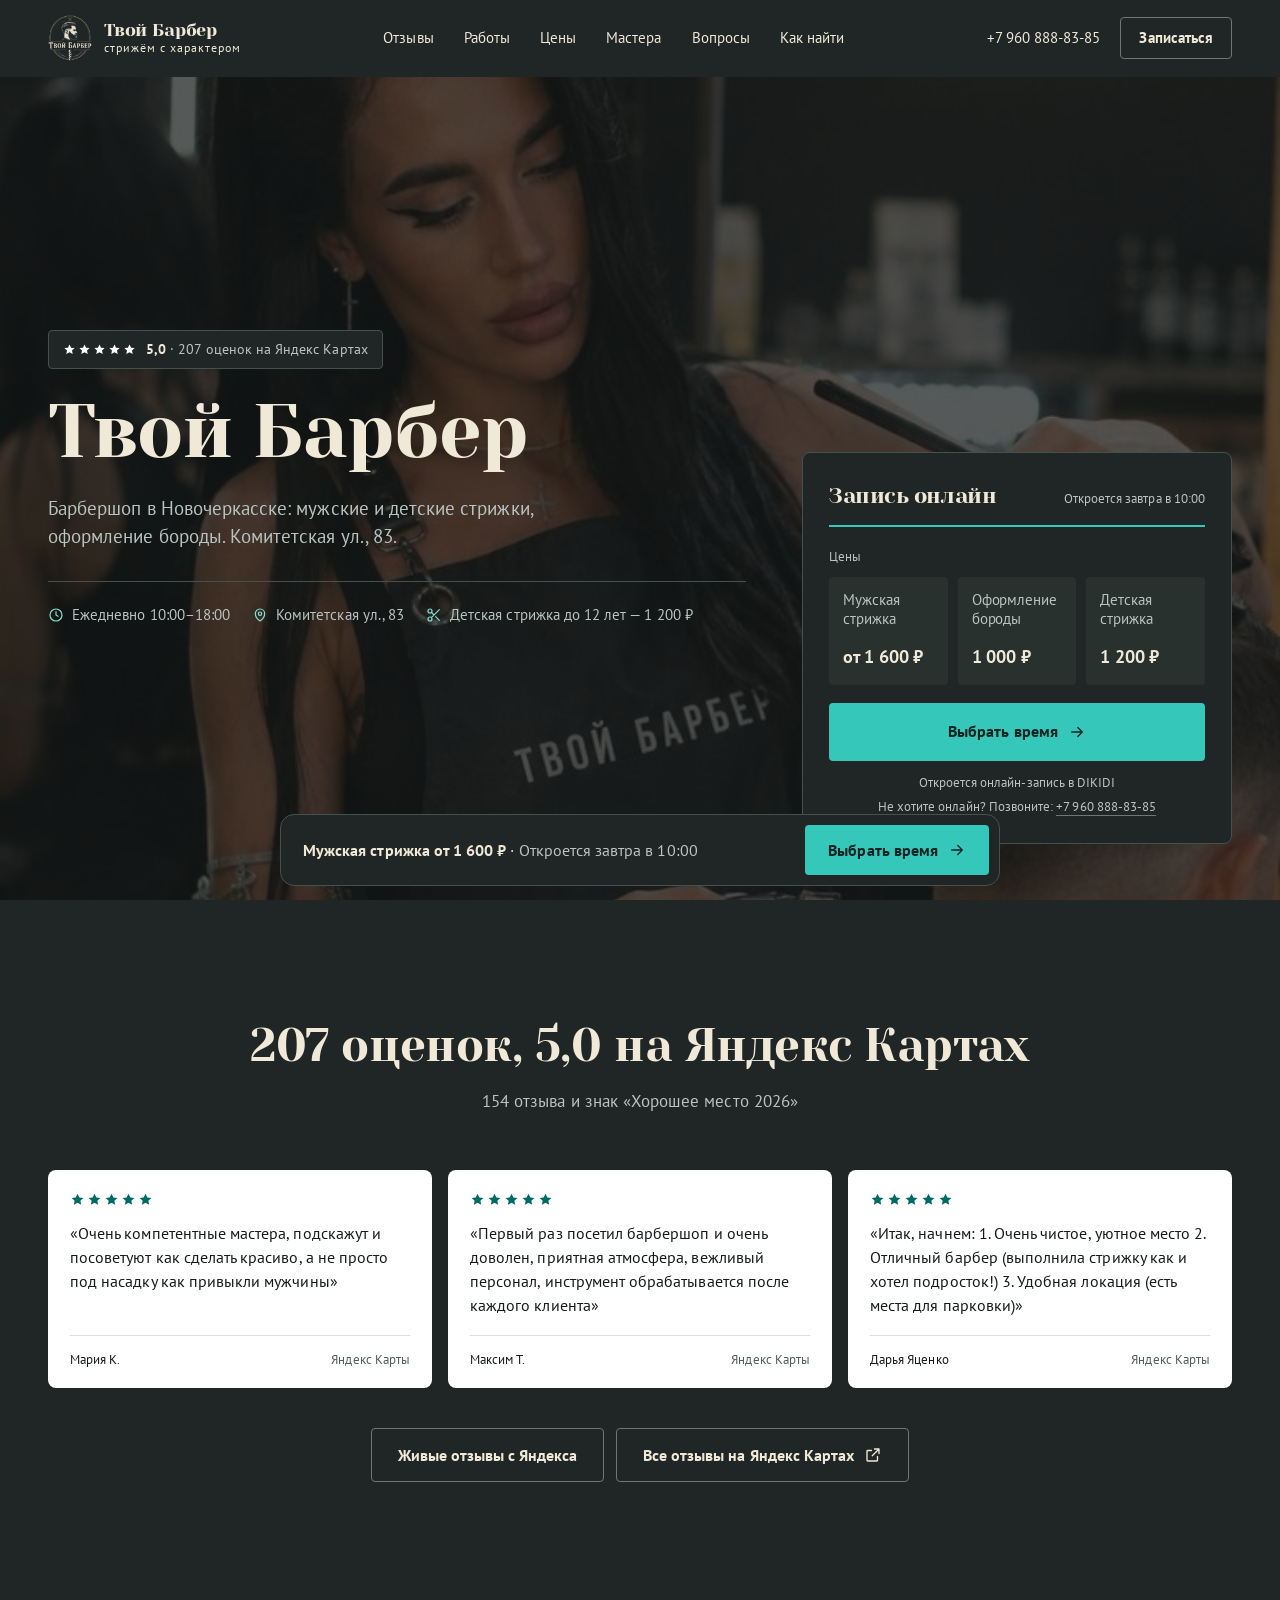
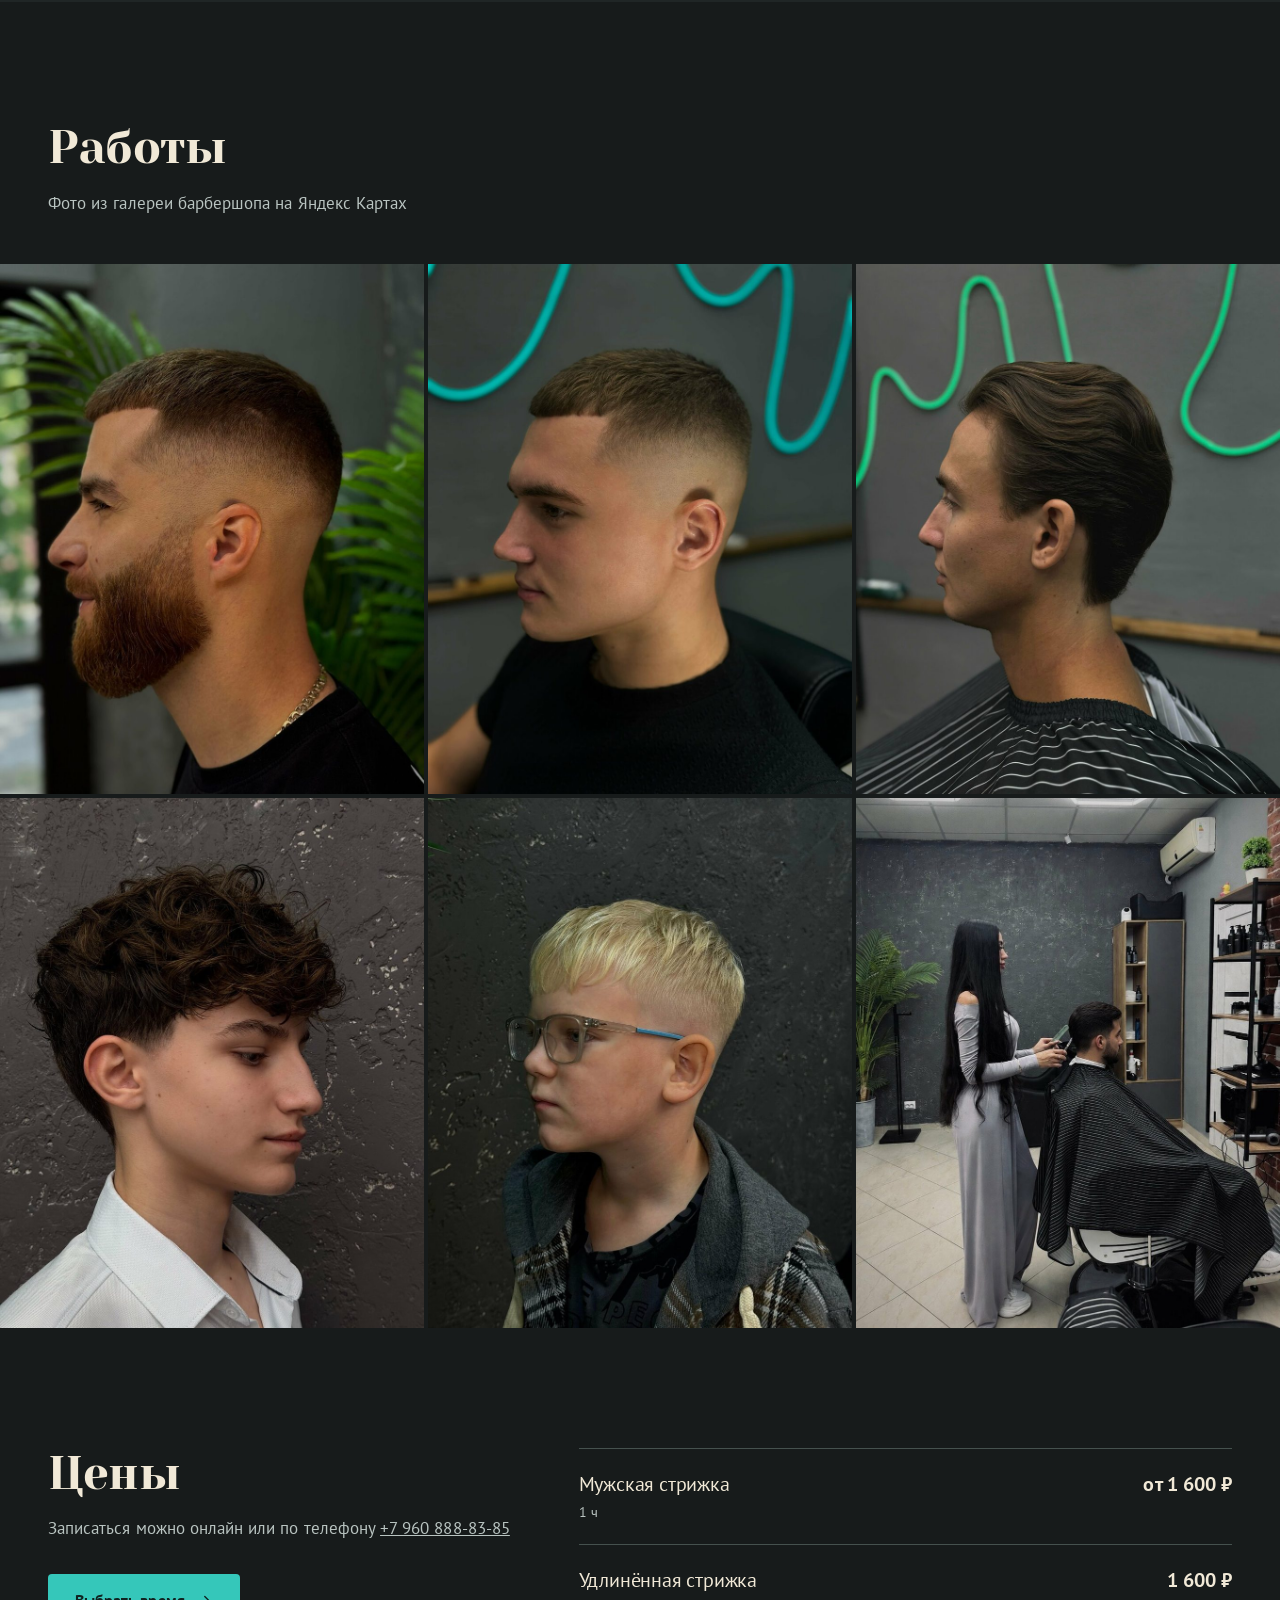
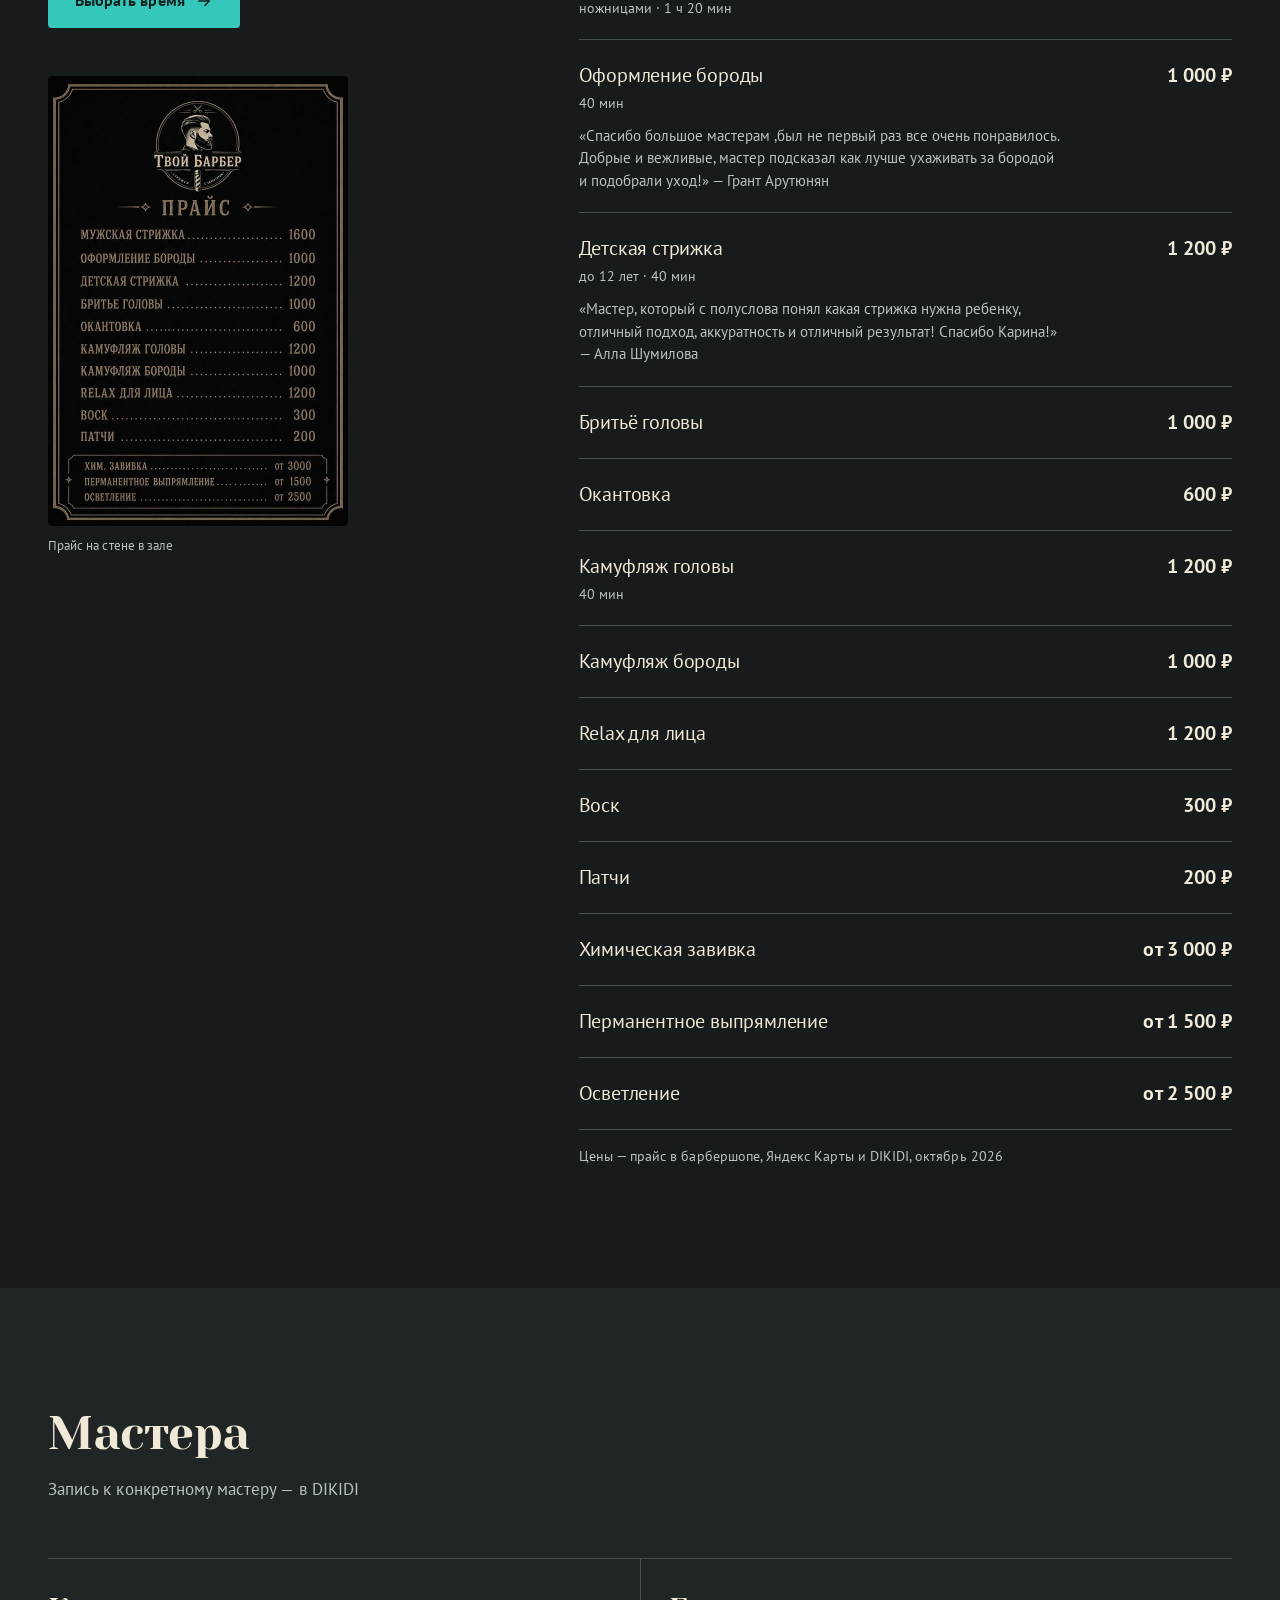
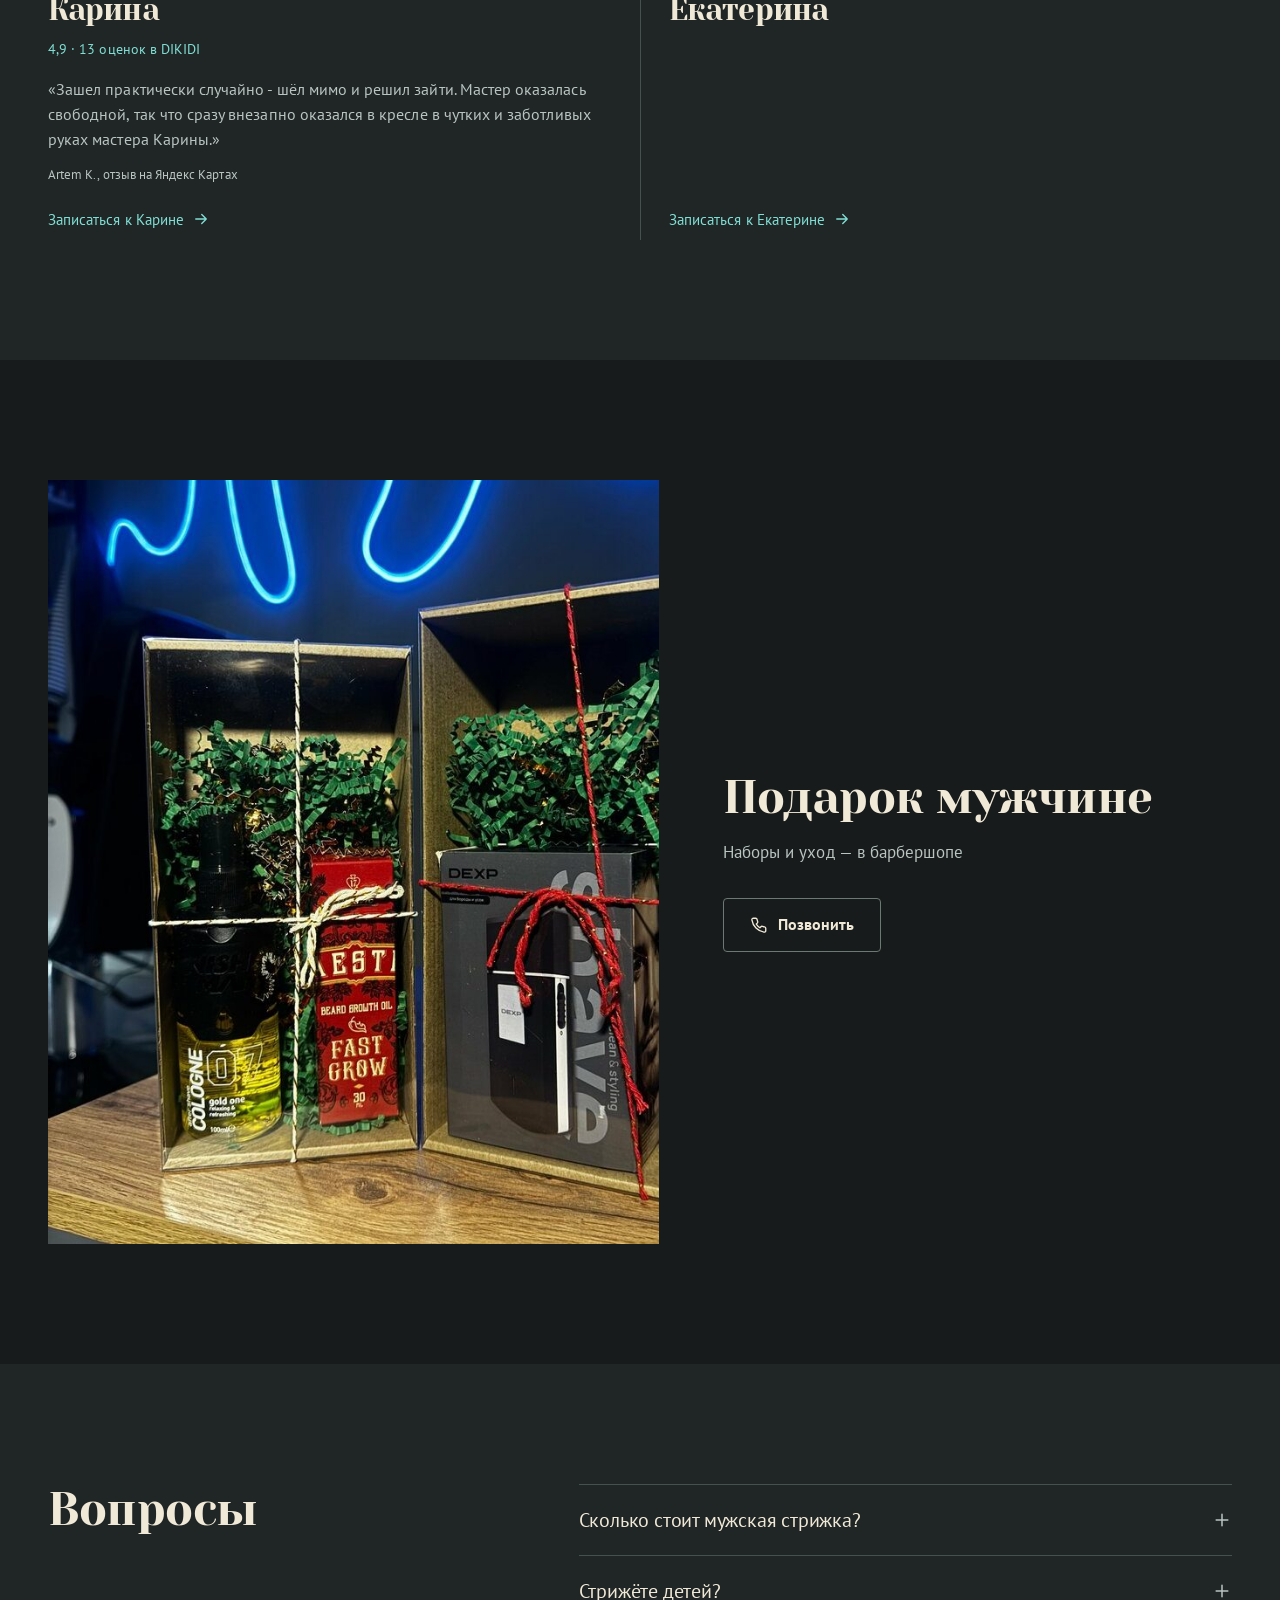
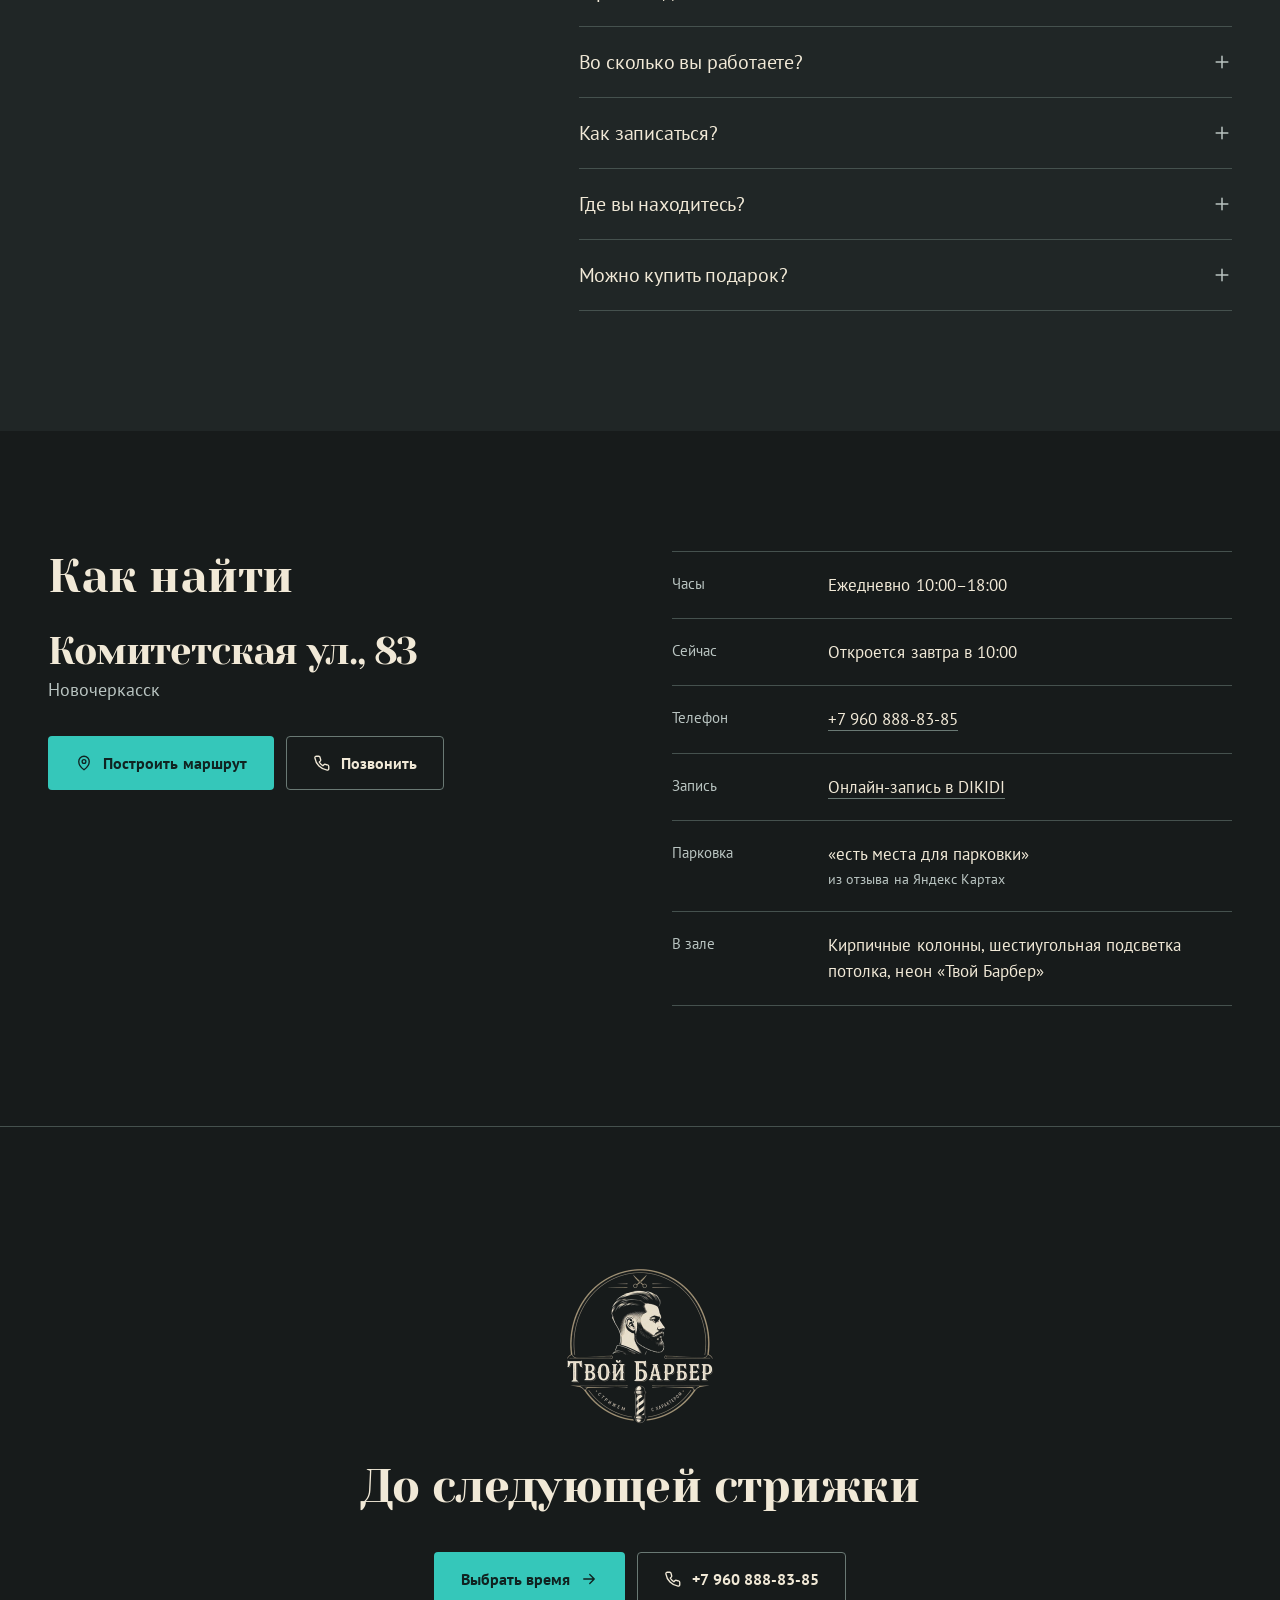
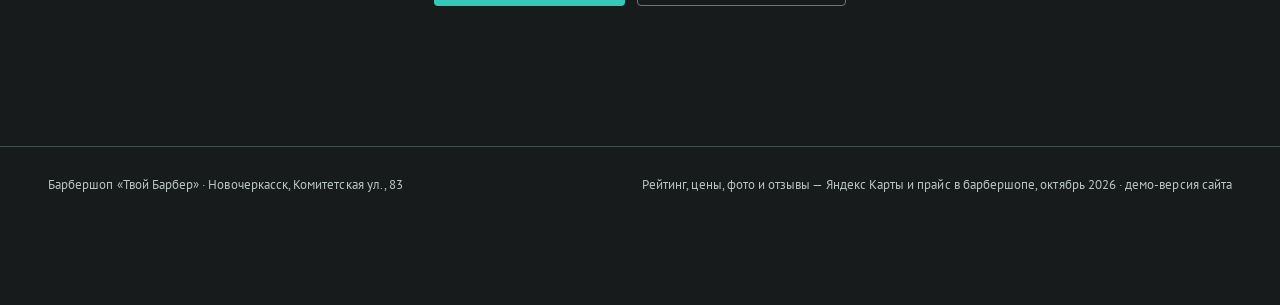
<file: tvoy/index.html>
<!doctype html>
<html lang="ru">
<head>
<meta charset="utf-8">
<meta name="viewport" content="width=device-width, initial-scale=1, viewport-fit=cover">
<meta name="robots" content="noindex, nofollow">
<title>Твой Барбер, Новочеркасск — барбершоп, стрижка от 1 600 ₽, 5,0 на Яндекс Картах</title>
<meta name="description" content="Барбершоп «Твой Барбер» на Комитетской, 83: мужские и детские стрижки, оформление бороды, камуфляж. 5,0 на Яндекс Картах, 207 оценок. Ежедневно 10:00–18:00.">
<meta name="theme-color" content="#141616">
<meta property="og:type" content="website">
<meta property="og:locale" content="ru_RU">
<meta property="og:title" content="Твой Барбер, Новочеркасск — 5,0 на Яндекс Картах">
<meta property="og:description" content="Комитетская, 83. Мужская стрижка от 1 600 ₽. Ежедневно 10:00–18:00. Запись онлайн в DIKIDI.">
<meta property="og:image" content="https://dm1trorg.github.io/tvoy/img/og.jpg">
<meta property="og:image:width" content="1200">
<meta property="og:image:height" content="630">
<meta property="og:url" content="https://dm1trorg.github.io/tvoy/">
<link rel="icon" href="data:image/svg+xml,%3Csvg xmlns='http://www.w3.org/2000/svg' viewBox='0 0 64 64'%3E%3Crect width='64' height='64' rx='16' fill='%23141616'/%3E%3Ctext x='32' y='44' font-family='Arial,sans-serif' font-size='36' font-weight='700' text-anchor='middle' fill='%2300c9bf'%3E%D0%A2%3C/text%3E%3C/svg%3E">
<link rel="preconnect" href="https://fonts.googleapis.com">
<link rel="preconnect" href="https://fonts.gstatic.com" crossorigin>
<link rel="stylesheet" href="https://fonts.googleapis.com/css2?family=PT+Sans:wght@400;700&family=Yeseva+One&display=swap">
<script type="application/ld+json" id="ld">{"@context":"https://schema.org","@graph":[{"@type":"HairSalon","@id":"https://dm1trorg.github.io/tvoy/#salon","name":"Барбершоп «Твой Барбер»","url":"https://dm1trorg.github.io/tvoy/","image":["https://dm1trorg.github.io/tvoy/img/og.jpg","https://dm1trorg.github.io/tvoy/img/hero.jpg"],"telephone":"+79608888385","priceRange":"200–3000 ₽","currenciesAccepted":"RUB","address":{"@type":"PostalAddress","streetAddress":"Комитетская ул., 83","addressLocality":"Новочеркасск","addressRegion":"Ростовская область","addressCountry":"RU"},"openingHoursSpecification":[{"@type":"OpeningHoursSpecification","dayOfWeek":["Monday","Tuesday","Wednesday","Thursday","Friday","Saturday","Sunday"],"opens":"10:00","closes":"18:00"}],"aggregateRating":{"@type":"AggregateRating","ratingValue":"5.0","ratingCount":207,"bestRating":"5","worstRating":"1"},"sameAs":["https://yandex.ru/maps/org/tvoy_barber/52486515702/"],"hasOfferCatalog":{"@type":"OfferCatalog","name":"Услуги и цены","itemListElement":[{"@type":"Offer","itemOffered":{"@type":"Service","name":"Мужская стрижка"},"price":"1600","priceCurrency":"RUB"},{"@type":"Offer","itemOffered":{"@type":"Service","name":"Удлинённая стрижка (ножницами)"},"price":"1600","priceCurrency":"RUB"},{"@type":"Offer","itemOffered":{"@type":"Service","name":"Оформление бороды"},"price":"1000","priceCurrency":"RUB"},{"@type":"Offer","itemOffered":{"@type":"Service","name":"Детская стрижка (до 12 лет)"},"price":"1200","priceCurrency":"RUB"},{"@type":"Offer","itemOffered":{"@type":"Service","name":"Бритьё головы"},"price":"1000","priceCurrency":"RUB"},{"@type":"Offer","itemOffered":{"@type":"Service","name":"Окантовка"},"price":"600","priceCurrency":"RUB"},{"@type":"Offer","itemOffered":{"@type":"Service","name":"Камуфляж головы"},"price":"1200","priceCurrency":"RUB"},{"@type":"Offer","itemOffered":{"@type":"Service","name":"Камуфляж бороды"},"price":"1000","priceCurrency":"RUB"},{"@type":"Offer","itemOffered":{"@type":"Service","name":"Relax для лица"},"price":"1200","priceCurrency":"RUB"},{"@type":"Offer","itemOffered":{"@type":"Service","name":"Воск"},"price":"300","priceCurrency":"RUB"},{"@type":"Offer","itemOffered":{"@type":"Service","name":"Патчи"},"price":"200","priceCurrency":"RUB"},{"@type":"Offer","itemOffered":{"@type":"Service","name":"Химическая завивка"},"price":"3000","priceCurrency":"RUB"},{"@type":"Offer","itemOffered":{"@type":"Service","name":"Перманентное выпрямление"},"price":"1500","priceCurrency":"RUB"},{"@type":"Offer","itemOffered":{"@type":"Service","name":"Осветление"},"price":"2500","priceCurrency":"RUB"}]},"potentialAction":{"@type":"ReserveAction","target":{"@type":"EntryPoint","urlTemplate":"https://dikidi.ru/1833395","inLanguage":"ru-RU","actionPlatform":["https://schema.org/DesktopWebPlatform","https://schema.org/MobileWebPlatform"]},"result":{"@type":"Reservation","name":"Запись в Барбершоп «Твой Барбер»"}},"logo":"https://dm1trorg.github.io/tvoy/img/logo.png"},{"@type":"FAQPage","@id":"https://dm1trorg.github.io/tvoy/#faq","mainEntity":[{"@type":"Question","name":"Сколько стоит мужская стрижка?","acceptedAnswer":{"@type":"Answer","text":"От 1 600 ₽. Удлинённая стрижка ножницами — 1 600 ₽, оформление бороды — 1 000 ₽."}},{"@type":"Question","name":"Стрижёте детей?","acceptedAnswer":{"@type":"Answer","text":"Да, детская стрижка до 12 лет — 1 200 ₽."}},{"@type":"Question","name":"Во сколько вы работаете?","acceptedAnswer":{"@type":"Answer","text":"Ежедневно с 10:00 до 18:00."}},{"@type":"Question","name":"Как записаться?","acceptedAnswer":{"@type":"Answer","text":"Онлайн: кнопка «Выбрать время» откроет запись в DIKIDI. Или по телефону +7 960 888-83-85."}},{"@type":"Question","name":"Где вы находитесь?","acceptedAnswer":{"@type":"Answer","text":"Новочеркасск, Комитетская ул., 83."}},{"@type":"Question","name":"Можно купить подарок?","acceptedAnswer":{"@type":"Answer","text":"Да, в барбершопе есть подарочные наборы и косметика для ухода: Morgan's, Marmara, Nishman, Kondor."}}]}]}</script>
<style>
:root{
  /* дизайн-система 15.10.2026 (Sol): значения ниже заменяют прежние */
  --font-head:"Yeseva One",serif;
  --font-body:"PT Sans",sans-serif;
  --fw-head:400; --fw-h1:400; --ls-head:-.015em;
  --bg:#171b1b; --bg2:#202626; --bg3:#29312f;
  --text:#f1e9d7; --muted:#b9c4c1; --faint:#b9c4c1;
  --ink:#171b1b; --ink2:#535e5a; --card:#ffffff;
  --accent:#35c7ba; --accent-h:#65d8cd;
  --accent-lt:#80dfd4; --on-accent:#102321;
  --accent-ink:#006b62;
  --line:#45514e; --line2:#6a7974;
  --r:8px; --rb:4px;
  --hero-pos:50% 58%; --hero-pos-m:45% 25%;
  /* общее из шаблона */
  --rev-bg:url(img/hero.jpg); --gut:48px; --max:1240px; --ease:cubic-bezier(.16,1,.3,1);
}
*{box-sizing:border-box}
html{-webkit-text-size-adjust:100%;scroll-behavior:smooth}
body{margin:0;background:var(--bg);color:var(--text);font:400 17px/1.5 var(--font-body);letter-spacing:.003em;-webkit-font-smoothing:antialiased;overflow-x:hidden}
img{display:block;max-width:100%}
a{color:inherit}
h1,h2,h3,p,ul,ol,dl,dd,blockquote,figure{margin:0;padding:0}
ul,ol{list-style:none}
button{font:inherit;color:inherit}
[hidden]{display:none!important}
.wrap{width:min(var(--max),100% - 2*var(--gut));margin-inline:auto}
.ico{width:18px;height:18px;flex:none;fill:none;stroke:currentColor;stroke-width:1.8;stroke-linecap:round;stroke-linejoin:round}
.nb{white-space:nowrap}
:focus-visible{outline:2px solid var(--accent-lt);outline-offset:3px}

/* КНОПКИ: прямоугольные, с наведением и нажатием */
.btn{display:inline-flex;align-items:center;justify-content:center;gap:10px;height:54px;padding:0 26px;border-radius:var(--rb);border:1px solid transparent;font-weight:600;font-size:16px;text-decoration:none;cursor:pointer;white-space:nowrap;transition:background .18s,border-color .18s,color .18s,transform .12s;-webkit-tap-highlight-color:transparent}
.btn:active{transform:translateY(1px)}
.btn .ico{transition:transform .25s var(--ease)}
.btn:hover .ico.arr{transform:translateX(3px)}
.btn-main{background:var(--accent);color:var(--on-accent)}
.btn-main:hover{background:var(--accent-h)}
.btn-line{border-color:var(--line2);color:var(--text);background:transparent}
.btn-line:hover{background:#fff;color:var(--ink);border-color:#fff}
.btn-sm{height:42px;padding:0 18px;font-size:15px}

/* ЛОГОТИП: их круглый знак + название */
.brand{display:flex;align-items:center;gap:12px;text-decoration:none}
.brand img{width:44px;height:auto}
.brand b{display:block;font-family:var(--font-head);font-weight:600;font-size:18px;letter-spacing:-.01em;line-height:1.1}
.brand small{display:block;font-size:13px;color:var(--muted);line-height:1.2}

/* ШАПКА */
.top{position:fixed;inset:0 0 auto;z-index:40;transition:background .25s,border-color .25s,backdrop-filter .25s;border-bottom:1px solid transparent}
.top.solid{background:rgba(20,22,22,.86);-webkit-backdrop-filter:blur(14px);backdrop-filter:blur(14px);border-bottom-color:var(--line)}
.top .wrap{display:flex;align-items:center;justify-content:space-between;gap:24px;height:76px}
.nav{display:flex;gap:30px;font-size:15px}
.nav a{position:relative;text-decoration:none;color:rgba(242,243,241,.78);padding:6px 0;transition:color .2s}
.nav a::after{content:"";position:absolute;left:0;right:100%;bottom:0;height:1px;background:currentColor;transition:right .35s var(--ease)}
.nav a:hover{color:#fff}.nav a:hover::after{right:0}
.top-r{display:flex;align-items:center;gap:20px}
.top-tel{font-size:15px;text-decoration:none;color:rgba(242,243,241,.85);white-space:nowrap}
.top-tel:hover{color:#fff}

/* ПЕРВЫЙ ЭКРАН */
.hero{position:relative;min-height:max(720px,100svh);display:flex;align-items:stretch;padding:112px 0 56px;isolation:isolate;overflow:hidden}
/* фото во весь экран справа налево, левый край растворяется в тёмном — без рамок */
.hero-bg{position:absolute;top:0;right:0;width:min(72%,1120px);height:100%;object-fit:cover;object-position:var(--hero-pos);z-index:-2;filter:brightness(.78) saturate(.94);-webkit-mask-image:linear-gradient(90deg,transparent 0%,#000 36%);mask-image:linear-gradient(90deg,transparent 0%,#000 36%)}
.hero::before{content:"";position:absolute;inset:0;z-index:-1;background:
  linear-gradient(90deg,rgba(16,18,18,.55) 0%,rgba(16,18,18,.25) 45%,rgba(16,18,18,0) 70%),
  linear-gradient(180deg,rgba(16,18,18,.6) 0%,rgba(16,18,18,0) 20%,rgba(16,18,18,0) 60%,rgba(16,18,18,.85) 100%)}
.hero-grid{display:grid;grid-template-columns:minmax(0,1fr) 430px;gap:56px;align-items:center}
.hero-grid .book{align-self:end}
.left{display:flex;flex-direction:column;gap:30px}
.rating{display:inline-flex;align-items:center;gap:10px;align-self:flex-start;padding:8px 14px;border-radius:var(--rb);background:rgba(20,22,22,.55);border:1px solid var(--line);-webkit-backdrop-filter:blur(8px);backdrop-filter:blur(8px);font-size:14px;color:var(--muted);text-decoration:none;transition:border-color .2s}
.rating:hover{border-color:var(--line2)}
.rating b{color:#fff;font-weight:600}
.stars{display:inline-flex;gap:2px;color:#fff}
.stars svg{width:13px;height:13px;fill:currentColor}
.intro h1{margin-top:22px;font-family:var(--font-head);font-weight:var(--fw-h1);font-size:clamp(52px,6vw,88px);line-height:.98;letter-spacing:-.04em}
.intro .sub{margin-top:22px;max-width:29em;font-size:19px;line-height:1.5;color:rgba(242,243,241,.8)}
/* факты — просто строка с иконками, без плашек и обводок */
.facts{display:flex;flex-wrap:wrap;gap:12px 22px;padding-top:22px;border-top:1px solid var(--line)}
.facts li{display:inline-flex;align-items:center;gap:8px;font-size:14.5px;color:rgba(242,243,241,.86)}
.facts .ico{width:16px;height:16px;color:var(--accent-lt)}

/* КАРТОЧКА ЗАПИСИ — как у Porem */
.book{background:rgba(24,27,27,.8);-webkit-backdrop-filter:blur(18px) saturate(1.1);backdrop-filter:blur(18px) saturate(1.1);border:1px solid var(--line);border-radius:var(--r);padding:26px;box-shadow:0 30px 80px -30px rgba(0,0,0,.7)}
.book-h{display:flex;align-items:baseline;justify-content:space-between;gap:12px}
.book-h h2{font-family:var(--font-head);font-size:22px;font-weight:600;letter-spacing:-.02em}
.book-st{font-size:13px;color:var(--muted);white-space:nowrap}
.book-st.open{color:#fff}
.book-l{margin:20px 0 10px;font-size:13px;color:var(--faint)}
.tiles{display:grid;grid-template-columns:repeat(3,1fr);gap:10px}
/* цены в карточке — только показ, не выбор: без обводки, наведения и выделения */
.tile{display:flex;flex-direction:column;justify-content:space-between;gap:14px;min-height:92px;padding:14px;border-radius:10px;background:rgba(255,255,255,.06)}
.tile b{font-weight:500;font-size:15px;line-height:1.25;letter-spacing:-.005em;color:rgba(242,243,241,.82)}
.tile em{font-style:normal;font-weight:600;font-size:18px;letter-spacing:-.01em;font-variant-numeric:tabular-nums}
.book .btn-main{width:100%;height:58px;margin-top:18px;font-size:16px}
.book-n{margin-top:12px;font-size:13px;color:var(--faint);text-align:center}
.book-p{margin-top:4px;font-size:13px;color:var(--faint);text-align:center}
.book-p a{color:var(--muted);text-decoration:none;border-bottom:1px solid var(--line2);white-space:nowrap}
.book-p a:hover{color:#fff}

/* ОБЩЕЕ ДЛЯ СЕКЦИЙ */
.sec{padding:120px 0}
.h2{font-family:var(--font-head);font-weight:var(--fw-head);font-size:clamp(34px,4.2vw,56px);line-height:1.04;letter-spacing:var(--ls-head)}
.lead{margin-top:16px;color:var(--muted);font-size:17px;max-width:36em}
.lead a{color:inherit;white-space:nowrap}
.rv{opacity:0;transform:translateY(22px);transition:opacity .9s var(--ease),transform .9s var(--ease)}
.rv.in{opacity:1;transform:none}

/* ОТЗЫВЫ — белые карточки на размытом фото, как у Porem */
.reviews{position:relative;isolation:isolate;overflow:hidden;padding:120px 0}
.reviews::before{content:"";position:absolute;inset:-60px;z-index:-1;background:var(--rev-bg) center 55%/cover;filter:blur(30px) brightness(.3) saturate(.8)}
.reviews-head{text-align:center}
.reviews-head .lead{margin-inline:auto}
.rgrid{margin-top:56px;display:grid;grid-template-columns:repeat(var(--rn,4),minmax(0,1fr));gap:16px}
.rcard{display:flex;flex-direction:column;background:var(--card);color:var(--ink);border-radius:var(--r);padding:22px 22px 18px}
.rcard .stars{color:var(--accent-ink)}
.rcard .stars svg{width:15px;height:15px}
.rcard blockquote{margin-top:14px;font-size:15.5px;line-height:1.55;color:#2a2e2e;flex:1}
.rcard footer{margin-top:18px;padding-top:14px;border-top:1px solid #e8e9e8;display:flex;justify-content:space-between;align-items:center;gap:10px;font-size:13px;color:var(--ink2)}
.rcard footer b{font-weight:500;color:var(--ink)}
.rcard footer span{white-space:nowrap}
.reviews-more{margin-top:40px;display:flex;justify-content:center;flex-wrap:wrap;gap:12px}
/* живые отзывы Яндекса: виджет грузится только по нажатию */
.yw{position:relative;max-width:560px;margin:32px auto 0}
.yw-f{height:800px;border-radius:var(--r);overflow:hidden;background:#fff}
.yw-f iframe{display:block;width:100%;height:100%;border:0}
.yw-x{position:absolute;top:-16px;right:-16px;z-index:2;width:40px;height:40px;border-radius:50%;border:1px solid var(--line2);background:#1d2020;color:var(--text);display:grid;place-items:center;cursor:pointer;transition:background .15s}
.yw-x:hover{background:#2c3030}
.yw-x svg{width:18px;height:18px}

/* РАБОТЫ — чистые прямоугольники от края до края */
.works{padding:120px 0 0}
.works-head{display:flex;justify-content:space-between;align-items:flex-end;gap:24px;margin-bottom:48px}
.wgrid{display:grid;grid-template-columns:repeat(var(--wn,3),1fr);gap:4px}
.wgrid figure{position:relative;aspect-ratio:4/5;overflow:hidden;background:var(--bg2)}
.wgrid img{width:100%;height:100%;object-fit:cover;transition:transform 1.2s var(--ease)}
.wgrid figure:hover img{transform:scale(1.03)}

/* ЦЕНЫ: слева заголовок и прайс со стены, справа список; отзыв — рядом с услугой */
.prices-grid{display:grid;grid-template-columns:minmax(0,5fr) minmax(0,7fr);grid-template-areas:"side list" "board list";grid-template-rows:auto 1fr;column-gap:64px;align-items:start}
.prices-side{grid-area:side}
.prices-list{grid-area:list}
.pboard{grid-area:board;margin-top:48px;width:min(100%,300px)}
.pboard img{width:100%;height:auto;border-radius:4px}
.pboard figcaption{margin-top:10px;font-size:13px;color:var(--faint)}
.prices-side .btn{margin-top:32px}
.plist li{display:flex;justify-content:space-between;align-items:baseline;gap:24px;padding:20px 0;border-bottom:1px solid var(--line)}
.plist li:first-child{border-top:1px solid var(--line)}
.plist .pn{font-size:20px;font-weight:500;letter-spacing:-.01em}
.plist .pn small{display:block;font-size:14px;font-weight:400;color:var(--faint);margin-top:2px;letter-spacing:0}
.plist .pq{display:block;margin-top:10px;max-width:32em;font-size:15px;font-weight:400;line-height:1.5;letter-spacing:0;color:var(--muted)}
.plist .pq cite{font-style:normal;color:var(--faint);white-space:nowrap}
.plist .pp{font-size:20px;font-weight:500;white-space:nowrap;font-variant-numeric:tabular-nums}
.pnote{margin-top:16px;font-size:14px;color:var(--faint)}

/* МАСТЕРА */
.masters{background:var(--bg2)}
.mgrid{margin-top:56px;display:grid;grid-template-columns:repeat(var(--mcols,4),minmax(0,1fr));gap:0;border-top:1px solid var(--line)}
.mgrid li{display:flex;flex-direction:column;padding:28px 28px 8px 0}
.mgrid li+li{padding-left:28px;border-left:1px solid var(--line)}
.mgrid h3{font-family:var(--font-head);font-size:30px;font-weight:var(--fw-head);letter-spacing:-.03em}
.mgrid .mrate{margin-top:6px;font-size:14px;color:var(--accent-lt)}
.mgrid blockquote{margin-top:16px;font-size:16px;line-height:1.55;color:rgba(242,243,241,.82)}
.mgrid .src{margin-top:14px;font-size:13px;color:var(--faint)}
/* кнопка записи прижата к низу карточки: у мастера без цитаты она на одной линии с соседней */
.mgrid a{margin-top:auto;padding-top:22px;display:inline-flex;align-items:center;gap:8px;font-weight:500;font-size:15px;text-decoration:none;color:var(--accent-lt);align-self:flex-start;border-bottom:1px solid transparent;transition:border-color .2s,color .2s}
.mgrid a:hover{color:#fff;border-bottom-color:currentColor}
.mmore{margin-top:36px;color:var(--muted);font-size:15px}

/* ПОДАРОК: фото наборов чистым прямоугольником + одна строка */
.gift-grid{display:grid;grid-template-columns:minmax(0,6fr) minmax(0,5fr);gap:64px;align-items:center}
.gift-ph{aspect-ratio:4/5;overflow:hidden;background:var(--bg2)}
.gift-ph img{width:100%;height:100%;object-fit:cover}
.gift-btns{display:flex;flex-wrap:wrap;gap:12px;margin-top:32px}

/* ВОПРОСЫ */
.faq{background:var(--bg2)}
.faq-grid{display:grid;grid-template-columns:minmax(0,5fr) minmax(0,7fr);gap:64px;align-items:start}
.qa{border-top:1px solid var(--line)}
.qa details{border-bottom:1px solid var(--line)}
.qa summary{list-style:none;cursor:pointer;display:flex;justify-content:space-between;align-items:center;gap:20px;padding:22px 0;font-weight:500;font-size:20px;line-height:1.3;letter-spacing:-.01em;transition:color .15s}
.qa summary::-webkit-details-marker{display:none}
.qa summary svg{width:20px;height:20px;flex:none;color:var(--faint);transition:transform .25s var(--ease),color .15s}
.qa details[open] summary svg{transform:rotate(45deg)}
.qa summary:hover{color:#fff}.qa summary:hover svg{color:var(--text)}
.qa p{padding:0 40px 24px 0;color:rgba(242,243,241,.8);font-size:17px;line-height:1.55}

/* КАК НАЙТИ */
.find-grid{display:grid;grid-template-columns:minmax(0,1fr) minmax(0,1fr);gap:64px;align-items:start}
.addr{margin-top:28px;font-family:var(--font-head);font-size:clamp(28px,3vw,40px);font-weight:var(--fw-head);letter-spacing:-.03em;line-height:1.1}
.addr small{display:block;margin-top:8px;font-family:var(--font-body);font-size:18px;font-weight:400;letter-spacing:0;color:var(--muted)}
.find-btns{display:flex;flex-wrap:wrap;gap:12px;margin-top:36px}
.dl div{display:grid;grid-template-columns:140px 1fr;gap:16px;padding:20px 0;border-bottom:1px solid var(--line)}
.dl div:first-child{border-top:1px solid var(--line)}
.dl dt{color:var(--faint);font-size:15px}
.dl dd{font-size:17px}
.dl dd small{display:block;margin-top:2px;font-size:14px;color:var(--faint)}
.dl dd a{text-decoration:none;border-bottom:1px solid var(--line2)}
.dl dd a:hover{border-bottom-color:#fff}

/* ФИНАЛ */
.final{padding:140px 0;text-align:center;border-top:1px solid var(--line)}
.final-logo{width:150px;height:auto;margin:0 auto 36px}
.final-btns{display:flex;justify-content:center;flex-wrap:wrap;gap:12px;margin-top:40px}

/* ПОДВАЛ */
.foot{border-top:1px solid var(--line);padding:28px 0 110px;font-size:13px;color:var(--faint)}
.foot .wrap{display:flex;justify-content:space-between;flex-wrap:wrap;gap:8px 32px}
.foot a{text-decoration:none}.foot a:hover{color:var(--text)}

/* ЛИПКАЯ ПАНЕЛЬ: главная услуга, цена, открыто ли сейчас + запись; прячется рядом с другими кнопками записи */
.sticky{position:fixed;left:50%;bottom:calc(14px + env(safe-area-inset-bottom));z-index:50;width:min(720px,calc(100% - 24px));display:flex;align-items:center;justify-content:space-between;gap:16px;padding:10px 10px 10px 22px;border-radius:14px;background:rgba(21,23,23,.92);-webkit-backdrop-filter:blur(14px);backdrop-filter:blur(14px);border:1px solid var(--line);box-shadow:0 18px 40px -16px rgba(0,0,0,.85);transform:translate(-50%,170%);visibility:hidden;transition:transform .32s var(--ease),visibility .32s}
.sticky.show{transform:translate(-50%,0);visibility:visible}
.sticky .info{font-size:16px;line-height:1.3;min-width:0}
.sticky .info b{font-weight:600}
.sticky .st{color:var(--muted)}
.sticky .st.open{color:#fff}
.sticky .btn{height:50px;padding:0 22px;flex:none}

@media (max-width:1100px){
  .nav{display:none}
  .hero-grid{grid-template-columns:minmax(0,1fr) 400px;gap:40px}
  .rgrid:not([data-n="3"]){grid-template-columns:repeat(2,minmax(0,1fr))}
  .mgrid[data-n="4"]{grid-template-columns:repeat(2,minmax(0,1fr))}
  .mgrid[data-n="4"] li:nth-child(3){padding-left:0;border-left:0}
  .mgrid[data-n="4"] li:nth-child(n+3){border-top:1px solid var(--line);margin-top:20px}
  .wgrid{grid-template-columns:repeat(2,1fr)}
}
@media (max-width:860px){
  :root{--gut:16px}
  .top{position:absolute}
  .top .wrap{height:64px}
  .brand img{width:38px}
  .brand b{font-size:17px}
  /* на телефоне кнопка записи уже на первом экране в карточке — шапка не закрывает их неон «ТВОЙ БАРБЕР» */
  .top-r{display:none}
  .hero{display:block;min-height:0;padding:0 0 36px}
  .hero-bg{width:100%;height:470px;object-position:var(--hero-pos-m);filter:brightness(.86);-webkit-mask-image:none;mask-image:none}
  .hero::before{background:linear-gradient(180deg,rgba(20,22,22,.4) 0px,rgba(20,22,22,0) 90px,rgba(20,22,22,0) 250px,rgba(20,22,22,.82) 380px,var(--bg) 470px)}
  .hero-grid{display:flex;flex-direction:column;gap:20px;padding-top:280px}
  .left{display:contents}
  .intro{order:1}.book{order:2}.facts{order:3}
  .rating{padding:7px 12px;font-size:13px}
  .intro h1{margin-top:14px;font-size:clamp(42px,12.6vw,56px);letter-spacing:-.045em}
  .intro .sub{margin-top:12px;font-size:16px;line-height:1.45}
  /* облегчённая карточка: кнопка выше на первом экране */
  .book{padding:14px;background:rgba(28,31,31,.92)}
  .book-h h2{font-size:18px}
  .book-l{margin:8px 0 6px;font-size:12.5px}
  .tiles{gap:6px}
  .tile{min-height:0;padding:9px 10px;gap:6px}
  .tile b{font-size:13.5px}
  .tile em{font-size:15.5px}
  .book .btn-main{height:52px;margin-top:10px}
  .book-n{display:none}
  .book-p{margin-top:8px;font-size:12.5px}
  .facts{gap:12px 22px;padding-top:18px}
  .facts li{font-size:14px}
  .sec,.reviews{padding:80px 0}
  .works{padding-top:80px}
  .works-head{display:block;margin-bottom:28px}
  .rgrid,.rgrid:not([data-n="3"]){margin:36px calc(-1*var(--gut)) 0;padding:0 var(--gut) 6px;display:flex;overflow-x:auto;scroll-snap-type:x mandatory;scroll-padding:0 var(--gut);gap:12px;align-items:flex-start;scrollbar-width:none}
  .rgrid::-webkit-scrollbar{display:none}
  .rcard{flex:0 0 82%;scroll-snap-align:start}
  .reviews-more .btn{flex:1 1 100%}
  .yw-x{right:4px;top:-18px}
  .yw-f{height:720px}
  .wgrid{gap:3px}
  .prices-grid{grid-template-columns:1fr;grid-template-areas:"side" "list" "board";grid-template-rows:auto;row-gap:32px}
  .pboard{margin-top:8px;width:min(72%,300px)}
  .find-grid,.faq-grid,.gift-grid{grid-template-columns:1fr;gap:32px}
  .gift-btns .btn{flex:1 1 100%}
  .plist .pn,.plist .pp{font-size:17px}
  .plist .pq{font-size:14.5px}
  .plist li{padding:16px 0}
  .qa summary{font-size:17px;padding:18px 0}
  .qa p{padding-right:0;font-size:16px}
  .mgrid,.mgrid[data-n="4"]{grid-template-columns:1fr;margin-top:36px}
  .mgrid li,.mgrid li+li{padding:24px 0 22px;border-left:0;margin-top:0}
  .mgrid li+li{border-top:1px solid var(--line)}
  .mgrid h3{font-size:26px}
  .dl div{grid-template-columns:110px 1fr}
  .final{padding:96px 0 110px}
  .final-logo{width:128px}
  .final-btns .btn{flex:1 1 100%}
  .find-btns .btn{flex:1 1 auto}
  .sticky{padding:8px 8px 8px 16px;gap:12px;border-radius:12px;bottom:calc(10px + env(safe-area-inset-bottom));width:calc(100% - 20px)}
  .sticky .info{font-size:14px}
  .sticky .sep{display:none}
  .sticky .st{display:block;font-size:13px;margin-top:2px}
  .sticky .btn{height:48px;padding:0 16px;font-size:15.5px}
  .sticky .btn svg{display:none}
}
@media (prefers-reduced-motion:reduce){
  html{scroll-behavior:auto}
  .rv{opacity:1;transform:none;transition:none}
  .wgrid img,.btn .ico,.sticky,.qa summary svg{transition:none}
}

/* ===== ДИЗАЙН-СИСТЕМА 15.10.2026: патч поверх шаблона ===== */
body{font:400 17px/1.55 var(--font-body);color:var(--text)}
h1,h2,h3,.h2,.brand b,.addr{
  font-family:var(--font-head);font-weight:400;
}
.intro h1{font-size:76px;line-height:1.06;letter-spacing:-.015em}
.h2{font-size:46px;line-height:1.12;letter-spacing:-.01em}
.book-h h2{font-size:22px;font-weight:400}
button,.btn{font-family:var(--font-body);font-weight:700}
.btn-main{background:var(--accent);color:var(--on-accent)}
.btn-main:hover{background:var(--accent-h)}
.tile em,.plist .pp{font-family:var(--font-body);font-weight:700}
.intro .sub,.facts li,.tile b,.mgrid blockquote,.qa p{
  color:var(--muted);
}
.nav a,.top-tel,.book-st.open,.sticky .st.open,.rating b{
  color:var(--text);
}
.top,.top.solid,.book,.sticky,.rating{
  background:var(--bg2);
  -webkit-backdrop-filter:none;backdrop-filter:none;box-shadow:none;
}
.tile{background:var(--bg3);border-radius:4px}
.book-h{padding-bottom:12px;border-bottom:2px solid var(--accent)}
.hero-bg{
  width:100%;object-position:var(--hero-pos);filter:none;
  -webkit-mask-image:none;mask-image:none;
}
.hero::before{background:rgba(23,27,27,.72)}
.reviews{background:var(--bg2)}
.reviews::before{display:none}
.rcard blockquote{color:var(--ink)}
.rcard footer{border-color:#dde2de}
.btn-line:hover{background:var(--text);color:var(--bg)}
.wgrid figure,.wgrid img,.gift-ph,.gift-ph img{
  border:0;border-radius:0;clip-path:none;
}
@media(max-width:860px){
  .intro h1{font-size:44px;line-height:1.08;letter-spacing:-.015em}
  .h2{font-size:34px}
  .hero-bg{object-position:var(--hero-pos-m)}
  .hero::before{background:rgba(23,27,27,.72)}
}
/* деталь 1 спецификации: подпись у знака */
.brand small{font-family:var(--font-body);font-size:12px;letter-spacing:1px;color:var(--text)}
</style>
</head>
<body>
<svg width="0" height="0" style="position:absolute" aria-hidden="true">
  <symbol id="i-star" viewBox="0 0 24 24"><path d="M12 2.6l2.9 6 6.6.8-4.9 4.6 1.3 6.5L12 17.3l-5.9 3.2 1.3-6.5L2.5 9.4l6.6-.8z"/></symbol>
  <symbol id="i-arr" viewBox="0 0 24 24"><path d="M5 12h14M13 6l6 6-6 6"/></symbol>
  <symbol id="i-clock" viewBox="0 0 24 24"><circle cx="12" cy="12" r="9"/><path d="M12 7v5l3 2"/></symbol>
  <symbol id="i-scissors" viewBox="0 0 24 24"><circle cx="6" cy="6" r="3"/><circle cx="6" cy="18" r="3"/><path d="M20 4 8.1 15.9M14.5 14.5 20 20M8.1 8.1 12 12"/></symbol>
  <symbol id="i-phone" viewBox="0 0 24 24"><path d="M21 16.5v3a2 2 0 0 1-2.2 2A19.5 19.5 0 0 1 2.5 5.2 2 2 0 0 1 4.5 3h3a2 2 0 0 1 2 1.7c.1.9.4 1.8.7 2.7a2 2 0 0 1-.5 2.1L8.4 10.8a16 16 0 0 0 4.8 4.8l1.3-1.3a2 2 0 0 1 2.1-.5c.9.3 1.8.6 2.7.7a2 2 0 0 1 1.7 2z"/></symbol>
  <symbol id="i-pin" viewBox="0 0 24 24"><path d="M19 10c0 6-7 11-7 11s-7-5-7-11a7 7 0 0 1 14 0z"/><circle cx="12" cy="10" r="2.5"/></symbol>
  <symbol id="i-ext" viewBox="0 0 24 24"><path d="M14 4h6v6M20 4l-9 9M18 14v5a1 1 0 0 1-1 1H5a1 1 0 0 1-1-1V7a1 1 0 0 1 1-1h5"/></symbol>
  <symbol id="i-plus" viewBox="0 0 24 24"><path d="M12 5v14M5 12h14"/></symbol>
  <symbol id="i-x" viewBox="0 0 24 24"><path d="M6 6l12 12M18 6 6 18"/></symbol>
</svg>

<header class="top" id="topbar">
  <div class="wrap">
    <a class="brand" href="#top" aria-label="Твой Барбер — наверх">
      <img src="img/logo.png" alt="" width="44" height="46">
      <span><b data-s="name">Твой Барбер</b><small data-s="logoSub">стрижём с характером</small></span>
    </a>
    <nav class="nav" aria-label="Разделы">
      <a href="#reviews">Отзывы</a><a href="#works">Работы</a><a href="#prices">Цены</a><a href="#masters">Мастера</a><a href="#faq">Вопросы</a><a href="#find">Как найти</a>
    </nav>
    <div class="top-r">
      <a class="top-tel" data-tel href="tel:+79608888385" data-s="phone">+7 960 888-83-85</a>
      <a class="btn btn-line btn-sm" data-book data-href="bookingUrl" href="https://dikidi.ru/1833395" target="_blank" rel="noopener">Записаться</a>
    </div>
  </div>
</header>

<main>
<section class="hero" id="top">
  <picture>
    <source media="(max-width: 860px)" srcset="img/hero-m.jpg" data-srcset="photos.heroMobile">
    <img class="hero-bg" data-src="photos.hero" src="img/hero.jpg" alt="Зал барбершопа «Твой Барбер»: шестиугольная подсветка на потолке, кирпичные колонны, кресла" width="1012" height="1280" fetchpriority="high">
  </picture>
  <div class="wrap hero-grid">
    <div class="left">
      <div class="intro">
        <a class="rating" data-href="reviewsUrl" href="https://yandex.ru/maps/org/tvoy_barber/52486515702/reviews/" target="_blank" rel="noopener">
          <span class="stars" aria-hidden="true"><svg><use href="#i-star"/></svg><svg><use href="#i-star"/></svg><svg><use href="#i-star"/></svg><svg><use href="#i-star"/></svg><svg><use href="#i-star"/></svg></span>
          <span><b data-s="rating">5,0</b> · <span data-s="ratingCount">207 оценок</span> на <span data-s="source">Яндекс Картах</span></span>
        </a>
        <h1 data-s="name">Твой Барбер</h1>
        <p class="sub" data-s="sub">Барбершоп в Новочеркасске: мужские и детские стрижки, оформление бороды. Комитетская ул., 83.</p>
      </div>
      <ul class="facts" id="facts">
        <li><svg class="ico"><use href="#i-clock"/></svg>Ежедневно 10:00–18:00</li>
        <li><svg class="ico"><use href="#i-pin"/></svg>Комитетская ул., 83</li>
        <li><svg class="ico"><use href="#i-scissors"/></svg>Детская стрижка до 12 лет — 1&nbsp;200&nbsp;₽</li>
      </ul>
    </div>

    <aside class="book" id="book" aria-labelledby="book-t">
      <div class="book-h">
        <h2 id="book-t">Запись онлайн</h2>
        <span class="book-st js-status" data-s="hours.text">Ежедневно 10:00–18:00</span>
      </div>
      <p class="book-l" id="tiles-l">Цены</p>
      <ul class="tiles" id="tiles" aria-labelledby="tiles-l">
        <li class="tile"><b>Мужская стрижка</b><em>от&nbsp;1&nbsp;600&nbsp;₽</em></li>
        <li class="tile"><b>Оформление бороды</b><em>1&nbsp;000&nbsp;₽</em></li>
        <li class="tile"><b>Детская стрижка</b><em>1&nbsp;200&nbsp;₽</em></li>
      </ul>
      <a class="btn btn-main" data-book data-href="bookingUrl" href="https://dikidi.ru/1833395" target="_blank" rel="noopener">Выбрать время <svg class="ico arr"><use href="#i-arr"/></svg></a>
      <p class="book-n" data-s="bookingNote">Откроется онлайн-запись в DIKIDI</p>
      <p class="book-p"><span data-s="phoneLabel">Не хотите онлайн? Позвоните:</span> <a data-tel href="tel:+79608888385" data-s="phone">+7 960 888-83-85</a></p>
    </aside>
  </div>
</section>

<section class="reviews" id="reviews" aria-labelledby="rev-t">
  <div class="wrap">
    <div class="reviews-head rv">
      <h2 class="h2" id="rev-t"><span data-s="ratingCount">207 оценок</span>, <span data-s="rating">5,0</span> на <span data-s="source">Яндекс Картах</span></h2>
      <p class="lead" data-s="reviewsLead">154 отзыва и знак «Хорошее место 2026»</p>
    </div>
    <div class="rgrid" id="rgrid"></div>
    <div class="reviews-more rv">
      <button type="button" class="btn btn-line" id="ywBtn" aria-controls="yw" aria-expanded="false">Живые отзывы с Яндекса</button>
      <a class="btn btn-line" data-href="reviewsUrl" href="https://yandex.ru/maps/org/tvoy_barber/52486515702/reviews/" target="_blank" rel="noopener">Все отзывы на Яндекс Картах <svg class="ico"><use href="#i-ext"/></svg></a>
    </div>
    <div class="yw" id="yw" hidden>
      <button type="button" class="yw-x" id="ywX" aria-label="Закрыть живые отзывы"><svg class="ico"><use href="#i-x"/></svg></button>
      <div class="yw-f"></div>
    </div>
  </div>
</section>

<section class="works" id="works" aria-labelledby="works-t">
  <div class="wrap works-head rv">
    <div>
      <h2 class="h2" id="works-t">Работы</h2>
      <p class="lead" data-s="worksNote">Фото из галереи барбершопа на Яндекс Картах</p>
    </div>
  </div>
  <div class="wgrid" id="wgrid"></div>
</section>

<section class="sec prices" id="prices" aria-labelledby="pr-t">
  <div class="wrap prices-grid">
    <div class="prices-side rv">
      <h2 class="h2" id="pr-t">Цены</h2>
      <p class="lead">Записаться можно онлайн или по телефону <a data-tel href="tel:+79608888385" data-s="phone">+7 960 888-83-85</a></p>
      <a class="btn btn-main" data-book data-href="bookingUrl" href="https://dikidi.ru/1833395" target="_blank" rel="noopener">Выбрать время <svg class="ico arr"><use href="#i-arr"/></svg></a>
    </div>
    <div class="prices-list rv">
      <ul class="plist" id="plist"></ul>
      <p class="pnote" data-s="pricesNote">Цены — прайс в барбершопе и Яндекс Карты, октябрь 2026</p>
    </div>
    <figure class="pboard rv">
      <img data-src="photos.priceBoard" src="img/price.jpg" alt="Прайс на стене барбершопа «Твой Барбер»" width="600" height="900" loading="lazy" decoding="async">
      <figcaption>Прайс на стене в зале</figcaption>
    </figure>
  </div>
</section>

<section class="sec masters" id="masters" aria-labelledby="m-t">
  <div class="wrap">
    <div class="rv">
      <h2 class="h2" id="m-t">Мастера</h2>
      <p class="lead" data-s="mastersLead">Запись к конкретному мастеру — в DIKIDI</p>
    </div>
    <ul class="mgrid rv" id="mgrid"></ul>
    <p class="mmore rv" data-s="mastersMore"></p>
  </div>
</section>

<section class="sec gift" id="gift" aria-labelledby="g-t">
  <div class="wrap gift-grid">
    <figure class="gift-ph rv"><img data-src="photos.gift" src="img/gift.jpg" alt="Подарочные наборы в прозрачных коробках на фоне синей неоновой подсветки" width="900" height="1125" loading="lazy" decoding="async"></figure>
    <div class="rv">
      <h2 class="h2" id="g-t" data-s="giftTitle">Подарок мужчине</h2>
      <p class="lead" data-s="giftLine">Наборы и уход — в барбершопе</p>
      <div class="gift-btns">
        <a class="btn btn-line" data-tel href="tel:+79608888385"><svg class="ico"><use href="#i-phone"/></svg>Позвонить</a>
      </div>
    </div>
  </div>
</section>

<section class="sec faq" id="faq" aria-labelledby="q-t">
  <div class="wrap faq-grid">
    <div class="rv"><h2 class="h2" id="q-t">Вопросы</h2></div>
    <div class="qa" id="qa"></div>
  </div>
</section>

<section class="sec find" id="find" aria-labelledby="f-t">
  <div class="wrap find-grid">
    <div class="rv">
      <h2 class="h2" id="f-t">Как найти</h2>
      <p class="addr"><span data-s="street">Комитетская ул., 83</span><small data-s="city">Новочеркасск</small></p>
      <div class="find-btns">
        <a class="btn btn-main" data-href="mapsUrl" href="https://yandex.ru/maps/org/tvoy_barber/52486515702/" target="_blank" rel="noopener"><svg class="ico"><use href="#i-pin"/></svg>Построить маршрут</a>
        <a class="btn btn-line" data-tel href="tel:+79608888385"><svg class="ico"><use href="#i-phone"/></svg>Позвонить</a>
      </div>
    </div>
    <dl class="dl rv">
      <div><dt>Часы</dt><dd><span data-s="hours.text">Ежедневно 10:00–18:00</span></dd></div>
      <div><dt>Сейчас</dt><dd class="js-status">—</dd></div>
      <div><dt>Телефон</dt><dd><a data-tel href="tel:+79608888385" data-s="phone">+7 960 888-83-85</a></dd></div>
      <div><dt>Запись</dt><dd><a data-book data-href="bookingUrl" href="https://dikidi.ru/1833395" target="_blank" rel="noopener" data-s="bookingLinkText">Онлайн-запись в DIKIDI</a></dd></div>
      <div data-if="parking"><dt>Парковка</dt><dd><span data-s="parking">«есть места для парковки»</span><small data-s="parkingSrc">из отзыва на Яндекс Картах</small></dd></div>
      <div><dt>В зале</dt><dd data-s="amenities">Кирпичные колонны, шестиугольная подсветка потолка, неон «Твой Барбер»</dd></div>
    </dl>
  </div>
</section>

<section class="final" aria-labelledby="fin-t">
  <div class="wrap rv">
    <img class="final-logo" src="img/logo.png" alt="Знак барбершопа «Твой Барбер»: бородач, ножницы, барбер-столб и подпись «стрижём с характером»" width="150" height="158" loading="lazy" decoding="async">
    <h2 class="h2" id="fin-t" data-s="ownerLine">До следующей стрижки</h2>
    <div class="final-btns">
      <a class="btn btn-main" data-book data-href="bookingUrl" href="https://dikidi.ru/1833395" target="_blank" rel="noopener">Выбрать время <svg class="ico arr"><use href="#i-arr"/></svg></a>
      <a class="btn btn-line" data-tel href="tel:+79608888385"><svg class="ico"><use href="#i-phone"/></svg><span data-s="phone">+7 960 888-83-85</span></a>
    </div>
  </div>
</section>
</main>

<footer class="foot">
  <div class="wrap">
    <span><span data-s="kind">Барбершоп</span> «<span data-s="name">Твой Барбер</span>» · <span data-s="city">Новочеркасск</span>, <span data-s="address">Комитетская ул., 83</span></span>
    <span data-s="sourceNote">Рейтинг, цены, фото и отзывы — Яндекс Карты и прайс в барбершопе, октябрь 2026 · демо-версия сайта</span>
  </div>
</footer>

<div class="sticky" id="sticky" role="region" aria-label="Быстрая запись">
  <p class="info"><b><span id="stName">Мужская стрижка</span> <span class="nb" id="stPrice">от 1 600 ₽</span></b><span class="sep"> · </span><span class="st js-status">Ежедневно 10:00–18:00</span></p>
  <a class="btn btn-main" data-href="bookingUrl" href="https://dikidi.ru/1833395" target="_blank" rel="noopener">Выбрать время <svg class="ico arr"><use href="#i-arr"/></svg></a>
</div>

<script>
/* ===== ДАННЫЕ ТОЧКИ. Источник — ДНК.md (Яндекс Карты, прайс на стене, DIKIDI), 15.10.2026 ===== */
const SHOP = {
  name: "Твой Барбер",
  kind: "Барбершоп",
  logoSub: "стрижём с характером",
  title: "Твой Барбер, Новочеркасск — барбершоп, стрижка от 1 600 ₽, 5,0 на Яндекс Картах",
  city: "Новочеркасск",
  region: "Ростовская область",
  street: "Комитетская ул., 83",
  address: "Комитетская ул., 83",
  sub: "Барбершоп в Новочеркасске: мужские и детские стрижки, оформление бороды. Комитетская ул., 83.",
  rating: "5,0",
  ratingCount: "207 оценок",
  source: "Яндекс Картах",
  reviewsLead: "154 отзыва и знак «Хорошее место 2026»",
  hours: { open: "10:00", close: "18:00", text: "Ежедневно 10:00–18:00" },
  tz: "Europe/Moscow",
  phone: "+7 960 888-83-85",
  tel: "+79608888385",
  phoneLabel: "Не хотите онлайн? Позвоните:",
  bookingUrl: "https://dikidi.ru/1833395",
  bookingNote: "Откроется онлайн-запись в DIKIDI",
  bookingLinkText: "Онлайн-запись в DIKIDI",
  yandexOrgId: "52486515702",
  mapsUrl: "https://yandex.ru/maps/org/tvoy_barber/52486515702/",
  reviewsUrl: "https://yandex.ru/maps/org/tvoy_barber/52486515702/reviews/",
  siteUrl: "https://dm1trorg.github.io/tvoy/",
  facts: [
    { icon: "clock", text: "Ежедневно 10:00–18:00" },
    { icon: "pin", text: "Комитетская ул., 83" },
    { icon: "scissors", text: "Детская стрижка до 12 лет — 1 200 ₽" }
  ],
  parking: "«есть места для парковки»",
  parkingSrc: "из отзыва на Яндекс Картах",
  amenities: "Кирпичные колонны, шестиугольная подсветка потолка, неон «Твой Барбер»",
  /* прайс со стены (g9) + Яндекс + DIKIDI (цены «от», возраст, длительность). tile — короткое имя для карточки записи; quote — отзыв рядом с услугой, дословно */
  services: [
    { name: "Мужская стрижка", tile: "Мужская стрижка", price: "от 1 600 ₽", dur: "1 ч" },
    { name: "Удлинённая стрижка", note: "ножницами", price: "1 600 ₽", dur: "1 ч 20 мин" },
    { name: "Оформление бороды", tile: "Оформление бороды", price: "1 000 ₽", dur: "40 мин",
      quote: "Спасибо большое мастерам ,был не первый раз все очень понравилось. Добрые и вежливые, мастер подсказал как лучше ухаживать за бородой и подобрали уход!", qwho: "Грант Арутюнян" },
    { name: "Детская стрижка", note: "до 12 лет", tile: "Детская стрижка", price: "1 200 ₽", dur: "40 мин",
      quote: "Мастер, который с полуслова понял какая стрижка нужна ребенку, отличный подход, аккуратность и отличный результат! Спасибо Карина!", qwho: "Алла Шумилова" },
    { name: "Бритьё головы", price: "1 000 ₽", dur: "" },
    { name: "Окантовка", price: "600 ₽", dur: "" },
    { name: "Камуфляж головы", price: "1 200 ₽", dur: "40 мин" },
    { name: "Камуфляж бороды", price: "1 000 ₽", dur: "" },
    { name: "Relax для лица", price: "1 200 ₽", dur: "" },
    { name: "Воск", price: "300 ₽", dur: "" },
    { name: "Патчи", price: "200 ₽", dur: "" },
    { name: "Химическая завивка", price: "от 3 000 ₽", dur: "" },
    { name: "Перманентное выпрямление", price: "от 1 500 ₽", dur: "" },
    { name: "Осветление", price: "от 2 500 ₽", dur: "" }
  ],
  stickyService: 0,
  pricesNote: "Цены — прайс в барбершопе, Яндекс Карты и DIKIDI, октябрь 2026",
  /* отзывы — дословно из ДНК.md (Яндекс Карты); цитаты Аллы и Гранта стоят у цен, Artem — у мастера */
  reviews: [
    { text: "Очень компетентные мастера, подскажут и посоветуют как сделать красиво, а не просто под насадку как привыкли мужчины", who: "Мария К." },
    { text: "Первый раз посетил барбершоп и очень доволен, приятная атмосфера, вежливый персонал, инструмент обрабатывается после каждого клиента", who: "Максим Т." },
    { text: "Итак, начнем: 1. Очень чистое, уютное место 2. Отличный барбер (выполнила стрижку как и хотел подросток!) 3. Удобная локация (есть места для парковки)", who: "Дарья Яценко" }
  ],
  /* мастера — только те, кто сейчас есть в DIKIDI (сверка 15.10); цитата — про этого мастера, дословно; ссылка — личная страница мастера в DIKIDI */
  masters: [
    { name: "Карина", to: "к Карине", rate: "4,9 · 13 оценок в DIKIDI",
      quote: "Зашел практически случайно - шёл мимо и решил зайти. Мастер оказалась свободной, так что сразу внезапно оказался в кресле в чутких и заботливых руках мастера Карины.", quoteBy: "Artem K., отзыв на Яндекс Картах",
      url: "https://dikidi.ru/ru/profile/tvoj_barber_1833395/master/3938924" },
    { name: "Екатерина", to: "к Екатерине", url: "https://dikidi.ru/ru/profile/tvoj_barber_1833395/master/4572811" }
  ],
  mastersLead: "Запись к конкретному мастеру — в DIKIDI",
  mastersMore: "",
  mastersLink: "Выбрать мастера в DIKIDI",
  giftTitle: "Подарок мужчине",
  giftLine: "Наборы и уход — в барбершопе",
  /* вопросы — только факты из ДНК.md */
  faq: [
    { q: "Сколько стоит мужская стрижка?", a: "От 1 600 ₽. Удлинённая стрижка ножницами — 1 600 ₽, оформление бороды — 1 000 ₽." },
    { q: "Стрижёте детей?", a: "Да, детская стрижка до 12 лет — 1 200 ₽." },
    { q: "Во сколько вы работаете?", a: "Ежедневно с 10:00 до 18:00." },
    { q: "Как записаться?", a: "Онлайн: кнопка «Выбрать время» откроет запись в DIKIDI. Или по телефону +7 960 888-83-85." },
    { q: "Где вы находитесь?", a: "Новочеркасск, Комитетская ул., 83." },
    { q: "Можно купить подарок?", a: "Да, в барбершопе есть подарочные наборы и косметика для ухода: Morgan's, Marmara, Nishman, Kondor." }
  ],
  ownerLine: "До следующей стрижки",
  worksNote: "Фото из галереи барбершопа на Яндекс Картах",
  sourceNote: "Рейтинг, цены, фото и отзывы — Яндекс Карты и прайс в барбершопе, октябрь 2026 · демо-версия сайта",
  photos: {
    hero: "img/hero.jpg",
    heroMobile: "img/hero-m.jpg",
    og: "img/og.jpg",
    logo: "img/logo.png",
    priceBoard: "img/price.jpg",
    gift: "img/gift.jpg",
    works: [
      { src: "img/w-1.jpg", alt: "Фейд и оформленная рыжая борода, профиль" },
      { src: "img/w-2.jpg", alt: "Короткая стрижка с фейдом на фоне бирюзовой неоновой подсветки" },
      { src: "img/w-3.jpg", alt: "Удлинённая стрижка, вид сбоку" },
      { src: "img/w-4.jpg", alt: "Кудрявая стрижка подростка с плавным переходом" },
      { src: "img/w-5.jpg", alt: "Детская стрижка: мальчик со светлыми волосами" },
      { src: "img/w-6.jpg", alt: "Мастер стрижёт клиента в зале барбершопа" }
    ]
  }
};

(function () {
  const S = SHOP, $ = (s, r = document) => r.querySelector(s), $$ = (s, r = document) => [...r.querySelectorAll(s)];
  const esc = v => String(v).replace(/[&<>"]/g, c => ({ "&": "&amp;", "<": "&lt;", ">": "&gt;", '"': "&quot;" }[c]));
  const nb = v => esc(v).replace(/ (?=₽)|(\d) (?=\d)|^от (?=\d)/g, (m, d) => m.startsWith("от") ? "от&nbsp;" : (d || "") + "&nbsp;");
  const get = p => p.split(".").reduce((o, k) => (o == null ? o : o[k]), S);
  const num = p => Number(String(p).replace(/[^\d]/g, ""));
  const abs = u => new URL(u, S.siteUrl).href;
  const star = '<svg><use href="#i-star"/></svg>';
  const stars = '<span class="stars" aria-label="5 из 5">' + star.repeat(5) + "</span>";
  const ext = 'target="_blank" rel="noopener"';
  const fullName = S.kind + " «" + S.name + "»";
  const main = S.services[S.stickyService || 0];

  /* необязательные блоки: нет данных — нет блока */
  $$("[data-if]").forEach(el => { if (!get(el.dataset.if)) el.remove(); });
  /* простые поля */
  $$("[data-s]").forEach(el => { const v = get(el.dataset.s); if (typeof v === "string") { el.textContent = v; if (v === "") el.hidden = true; } });
  $$("[data-href]").forEach(el => { const v = get(el.dataset.href); if (v) el.href = v; });
  $$("[data-tel]").forEach(el => { el.href = "tel:" + S.tel; });
  $$("[data-src]").forEach(el => { const v = get(el.dataset.src); if (v) el.src = v; });
  $$("[data-srcset]").forEach(el => { const v = get(el.dataset.srcset); if (v) el.srcset = v; else el.remove(); });
  document.documentElement.style.setProperty("--rev-bg", "url(" + S.photos.hero + ")");
  document.title = S.title || (S.kind + " " + S.name + ", " + S.city + " — стрижка " + main.price + ", " + S.rating + " на Яндекс Картах");

  /* факты первого экрана */
  $("#facts").innerHTML = S.facts.map(f => '<li><svg class="ico"><use href="#i-' + f.icon + '"/></svg>' + nb(f.text) + "</li>").join("");

  /* карточка записи: три цены только для показа (выбор в онлайн-запись не передаётся), одна кнопка — в онлайн-запись; длительность — только в прайсе */
  $("#tiles").innerHTML = S.services.filter(s => s.tile).slice(0, 3).map(s =>
    '<li class="tile"><b>' + esc(s.tile) + "</b><em>" + nb(s.price) + "</em></li>").join("");

  /* липкая панель: главная услуга и цена */
  $("#stName").textContent = main.tile || main.name;
  $("#stPrice").innerHTML = nb(main.price);

  /* отзывы: колонок столько, сколько карточек (до 4) */
  const rg = $("#rgrid");
  rg.dataset.n = S.reviews.length;
  rg.style.setProperty("--rn", Math.min(S.reviews.length, 4));
  rg.innerHTML = S.reviews.map(r =>
    '<figure class="rcard rv">' + stars + "<blockquote>«" + esc(r.text) + "»</blockquote>" +
    "<footer>" + (r.who ? "<b>" + esc(r.who) + "</b>" : "<span></span>") + "<span>Яндекс Карты</span></footer></figure>").join("");

  /* работы: 4 фото — 4 колонки, иначе 3 */
  const W = S.photos.works;
  $("#wgrid").style.setProperty("--wn", W.length === 4 ? 4 : 3);
  $("#wgrid").innerHTML = W.map(w =>
    '<figure class="rv"><img src="' + esc(w.src) + '" alt="' + esc(w.alt) + '" loading="lazy" decoding="async"></figure>').join("");

  /* цены; отзыв — прямо под услугой, к которой он относится */
  $("#plist").innerHTML = S.services.map(s => {
    const sm = [s.note, s.dur].filter(Boolean).join(" · ");
    return '<li><span class="pn">' + esc(s.name) + (sm ? "<small>" + esc(sm) + "</small>" : "") +
    (s.quote ? '<span class="pq">«' + esc(s.quote) + "» <cite>— " + esc(s.qwho) + "</cite></span>" : "") + "</span>" +
    '<span class="pp">' + nb(s.price) + "</span></li>";
  }).join("");

  /* мастера */
  const mg = $("#mgrid");
  mg.dataset.n = S.masters.length;
  mg.style.setProperty("--mcols", Math.min(S.masters.length, 4));
  /* мастер: имя, оценка в DIKIDI, цитата из отзыва (если есть), кнопка на его страницу записи */
  mg.innerHTML = S.masters.map(m =>
    "<li><h3>" + esc(m.name) + "</h3>" + (m.rate ? '<p class="mrate">' + esc(m.rate) + "</p>" : "") +
    (m.quote ? "<blockquote>«" + esc(m.quote) + '»</blockquote><p class="src">' + esc(m.quoteBy || "отзыв на Яндекс Картах") + "</p>" : "") +
    '<a href="' + esc(m.url || S.bookingUrl) + '" ' + ext + " data-book>" + esc(m.to ? "Записаться " + m.to : S.mastersLink) + ' <svg class="ico arr"><use href="#i-arr"/></svg></a></li>').join("");

  /* вопросы */
  $("#qa").innerHTML = S.faq.map(f =>
    '<details class="rv"><summary>' + esc(f.q) + '<svg class="ico"><use href="#i-plus"/></svg></summary><p>' + nb(f.a) + "</p></details>").join("");

  /* открыто ли сейчас — по времени города */
  try {
    const p = new Intl.DateTimeFormat("ru-RU", { timeZone: S.tz, hour: "2-digit", minute: "2-digit", hourCycle: "h23" }).formatToParts(new Date());
    const n = +p.find(x => x.type === "hour").value % 24 * 60 + +p.find(x => x.type === "minute").value;
    const m = t => { const [h, mm] = t.split(":"); return +h * 60 + +mm; };
    const o = m(S.hours.open), c = m(S.hours.close), isOpen = n >= o && n < c;
    const st = isOpen ? "Открыто до " + S.hours.close : n < o ? "Откроется в " + S.hours.open : "Откроется завтра в " + S.hours.open;
    $$(".js-status").forEach(el => { el.textContent = st; el.classList.toggle("open", isOpen); });
  } catch (e) {}

  /* разметка для поисковиков: салон + прайс + запись + вопросы */
  const prices = S.services.map(s => num(s.price)).filter(Boolean);
  const salon = {
    "@type": "HairSalon", "@id": S.siteUrl + "#salon", name: fullName, url: S.siteUrl,
    image: [abs(S.photos.og), abs(S.photos.hero)], telephone: S.tel,
    priceRange: Math.min(...prices) + "–" + Math.max(...prices) + " ₽", currenciesAccepted: "RUB",
    address: { "@type": "PostalAddress", streetAddress: S.address, addressLocality: S.city, addressRegion: S.region, addressCountry: "RU" },
    openingHoursSpecification: [{ "@type": "OpeningHoursSpecification", dayOfWeek: ["Monday", "Tuesday", "Wednesday", "Thursday", "Friday", "Saturday", "Sunday"], opens: S.hours.open, closes: S.hours.close }],
    aggregateRating: { "@type": "AggregateRating", ratingValue: S.rating.replace(",", "."), ratingCount: parseInt(S.ratingCount, 10), bestRating: "5", worstRating: "1" },
    sameAs: [S.mapsUrl].filter(Boolean),
    hasOfferCatalog: { "@type": "OfferCatalog", name: "Услуги и цены", itemListElement: S.services.map(s => ({ "@type": "Offer", itemOffered: { "@type": "Service", name: s.name + (s.note ? " (" + s.note + ")" : "") }, price: String(num(s.price)), priceCurrency: "RUB" })) },
    potentialAction: { "@type": "ReserveAction", target: { "@type": "EntryPoint", urlTemplate: S.bookingUrl, inLanguage: "ru-RU", actionPlatform: ["https://schema.org/DesktopWebPlatform", "https://schema.org/MobileWebPlatform"] }, result: { "@type": "Reservation", name: "Запись в " + fullName } }
  };
  if (S.photos.logo) salon.logo = abs(S.photos.logo);
  $("#ld").textContent = JSON.stringify({ "@context": "https://schema.org", "@graph": [salon,
    { "@type": "FAQPage", "@id": S.siteUrl + "#faq", mainEntity: S.faq.map(f => ({ "@type": "Question", name: f.q, acceptedAnswer: { "@type": "Answer", text: f.a } })) }] });

  /* живые отзывы Яндекса — грузятся только по нажатию */
  const ywBtn = $("#ywBtn"), yw = $("#yw");
  ywBtn.addEventListener("click", () => {
    const f = yw.querySelector(".yw-f");
    if (!f.firstChild) f.innerHTML = '<iframe src="https://yandex.ru/maps-reviews-widget/' + esc(S.yandexOrgId) + '?comments" title="Отзывы о барбершопе на Яндекс Картах" loading="lazy"></iframe>';
    yw.hidden = false; ywBtn.setAttribute("aria-expanded", "true"); yw.scrollIntoView({ behavior: "smooth", block: "nearest" });
  });
  $("#ywX").addEventListener("click", () => { yw.hidden = true; ywBtn.setAttribute("aria-expanded", "false"); ywBtn.focus(); });

  /* шапка: фон после первого экрана (только на компьютере, на телефоне шапка не липкая) */
  const top = $("#topbar");
  const wide = window.matchMedia("(min-width: 861px)");
  const onScroll = () => top.classList.toggle("solid", wide.matches && window.scrollY > 40);
  onScroll(); window.addEventListener("scroll", onScroll, { passive: true });

  if (!("IntersectionObserver" in window)) { $$(".rv").forEach(e => e.classList.add("in")); return; }

  /* появление при прокрутке */
  const io = new IntersectionObserver(es => es.forEach(e => { if (e.isIntersecting) { e.target.classList.add("in"); io.unobserve(e.target); } }), { rootMargin: "0px 0px -8% 0px" });
  $$(".rv").forEach(el => io.observe(el));

  /* липкая панель: скрыта, пока видна карточка записи или любая другая кнопка записи */
  const sticky = $("#sticky"), seen = new Set();
  let heroIn = true;
  const upd = () => sticky.classList.toggle("show", !heroIn && seen.size === 0);
  const bo = new IntersectionObserver(es => { es.forEach(e => e.isIntersecting ? seen.add(e.target) : seen.delete(e.target)); upd(); });
  $$("[data-book]").forEach(b => { if (!b.closest(".top")) bo.observe(b); });
  new IntersectionObserver(es => { heroIn = es[0].isIntersecting; upd(); }, { rootMargin: "0px 0px -35% 0px" }).observe($("#book"));
})();
</script>
</body>
</html>
</file>
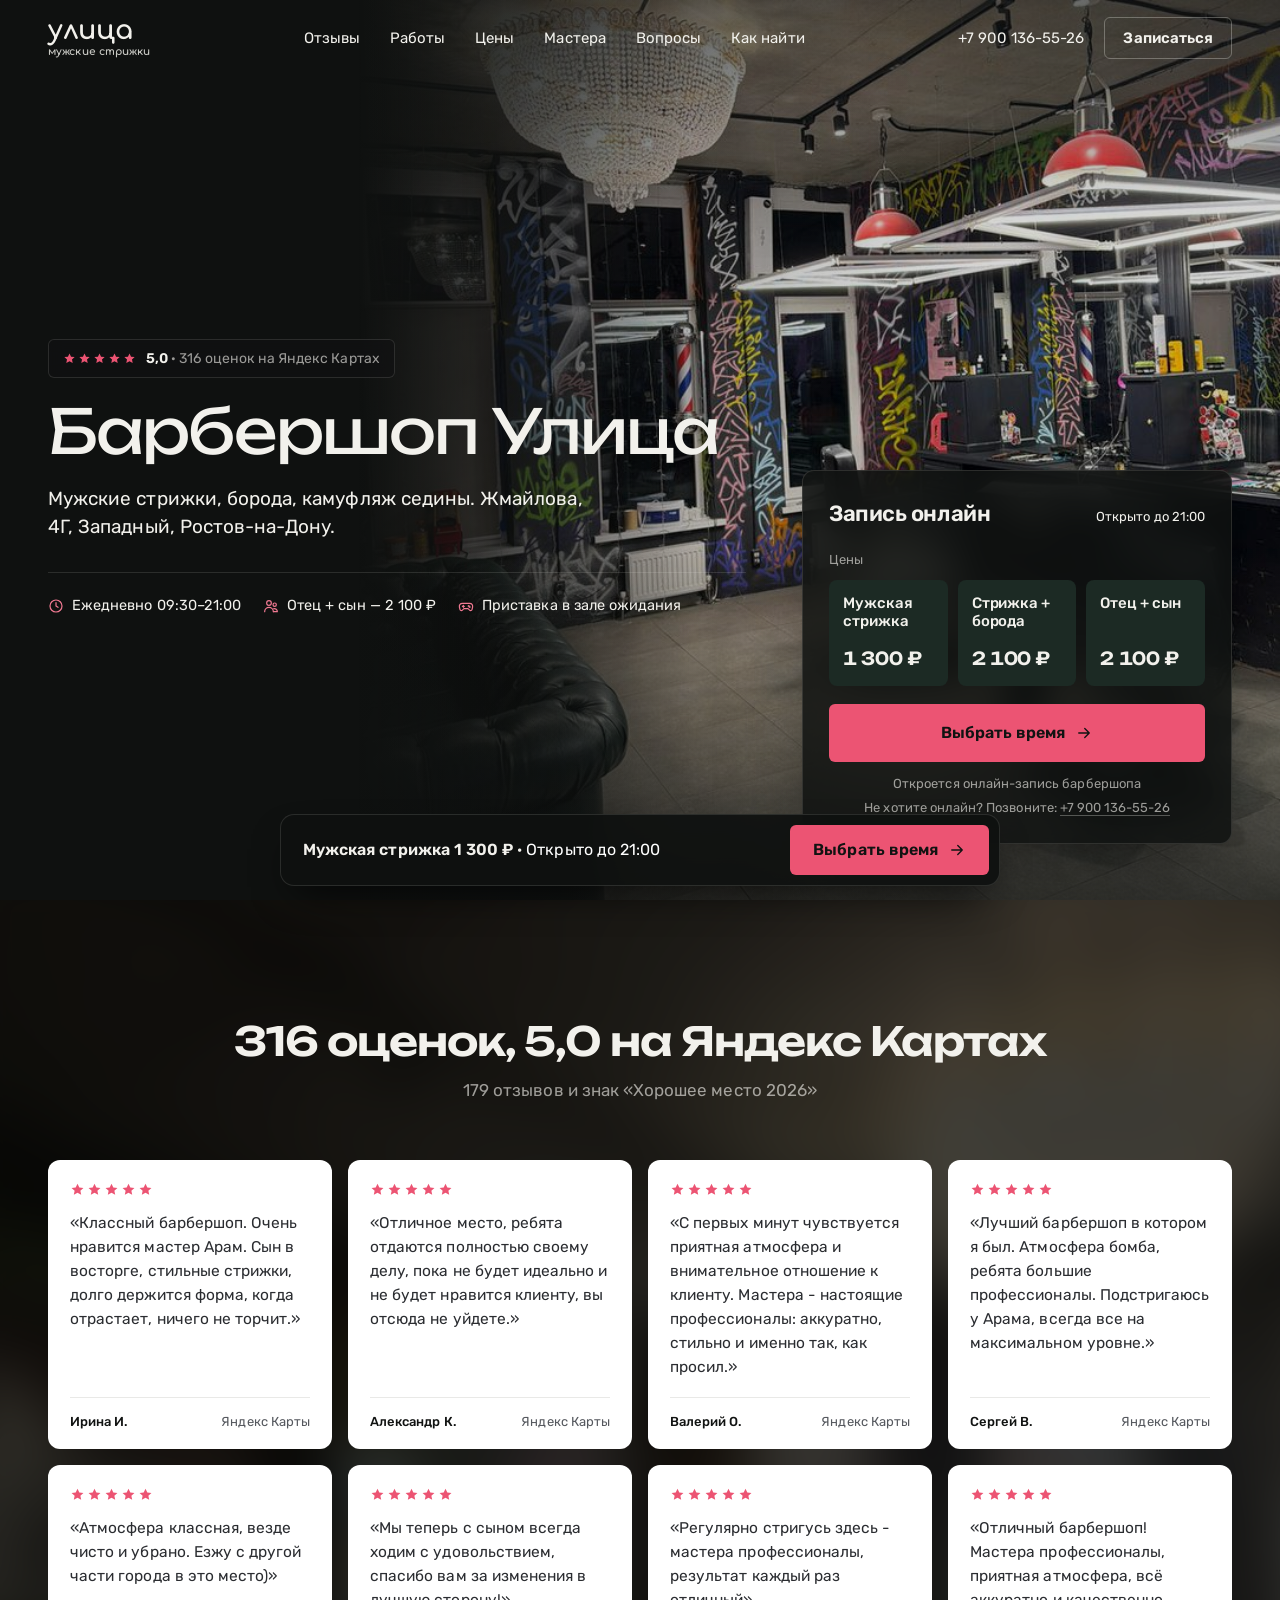
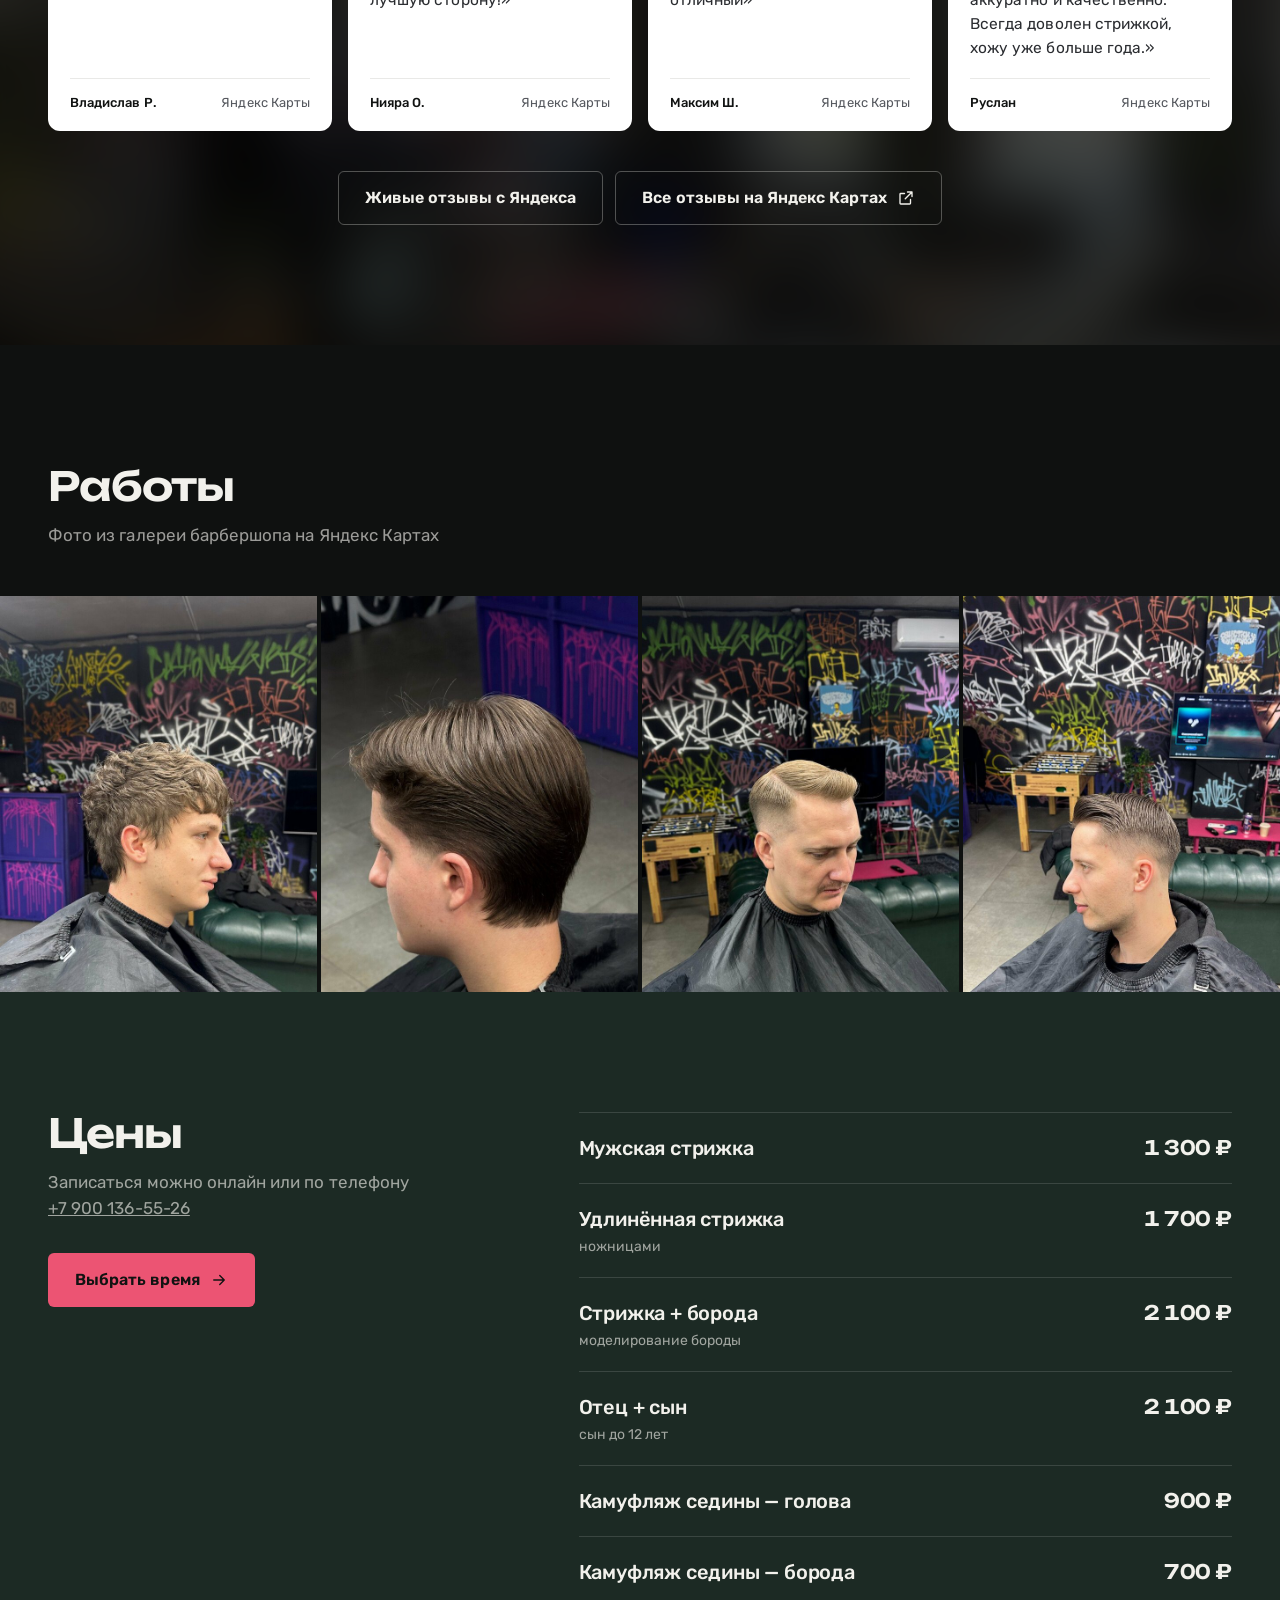
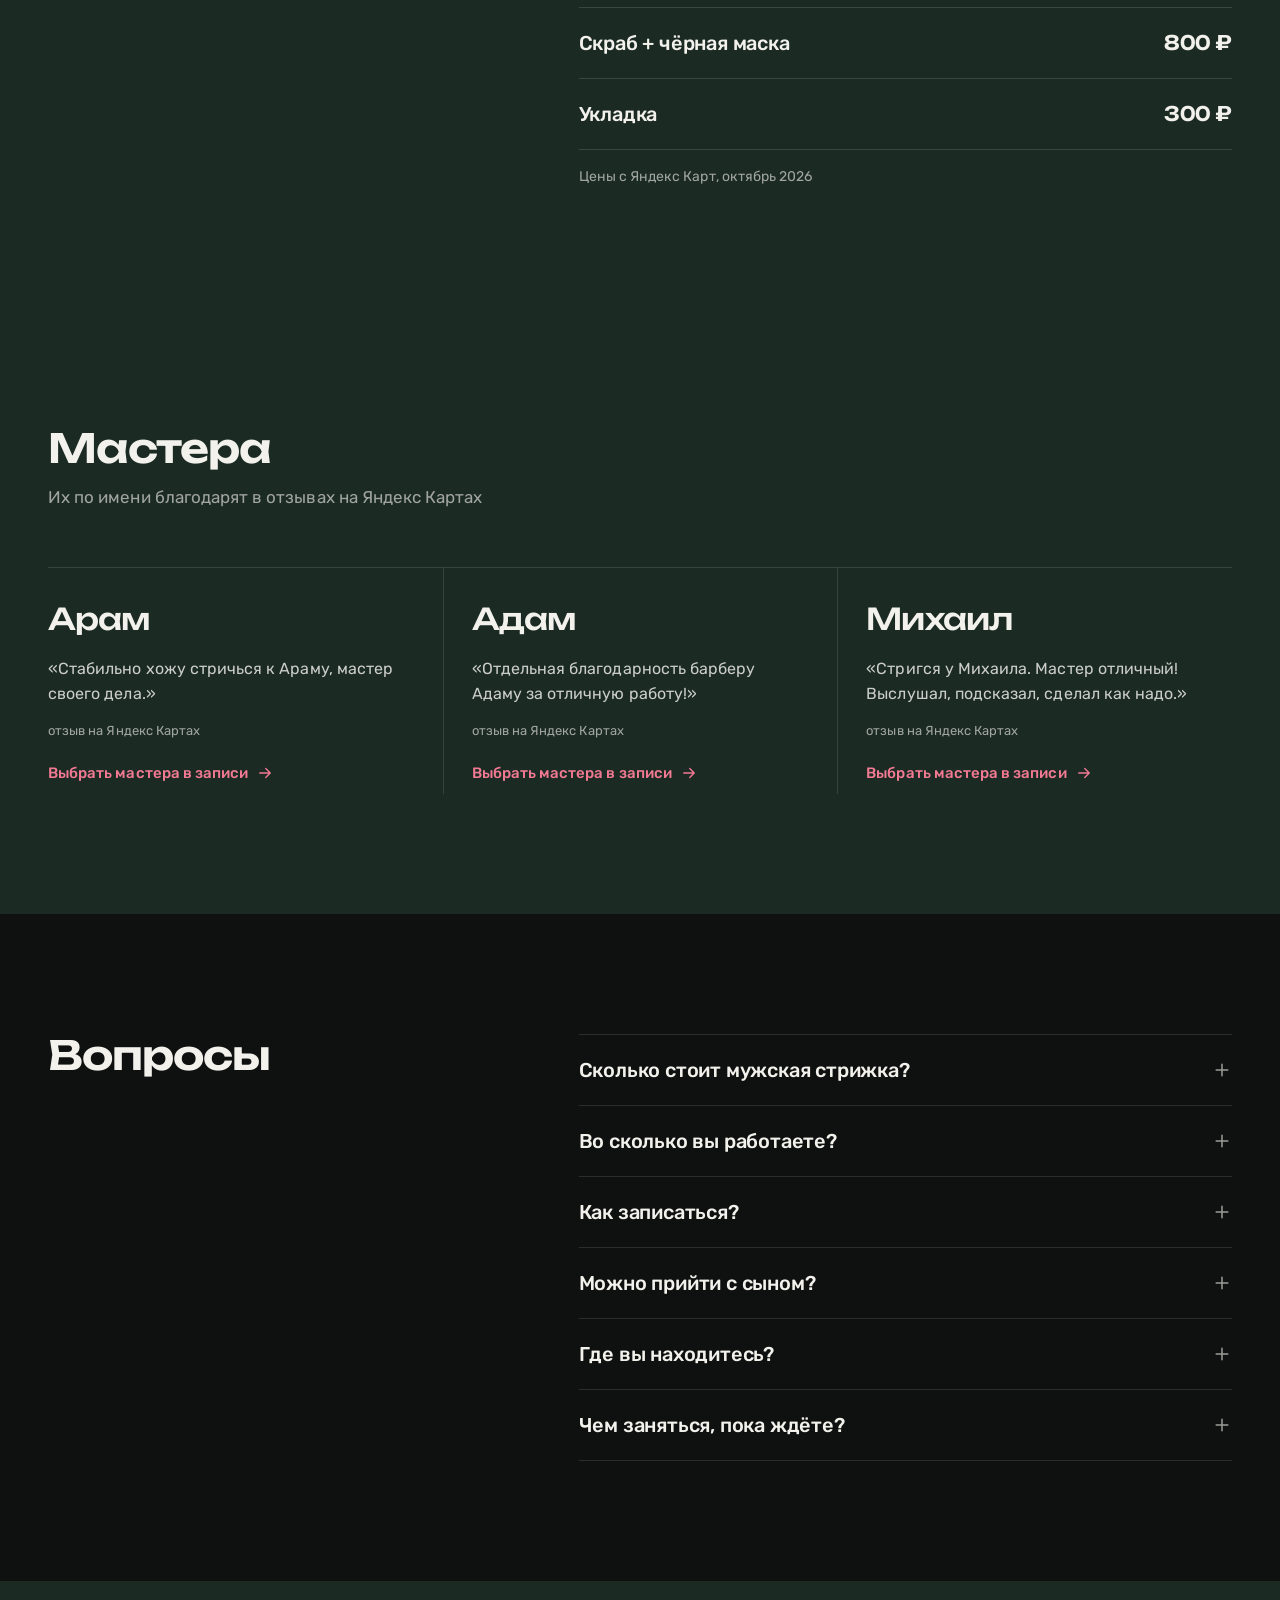
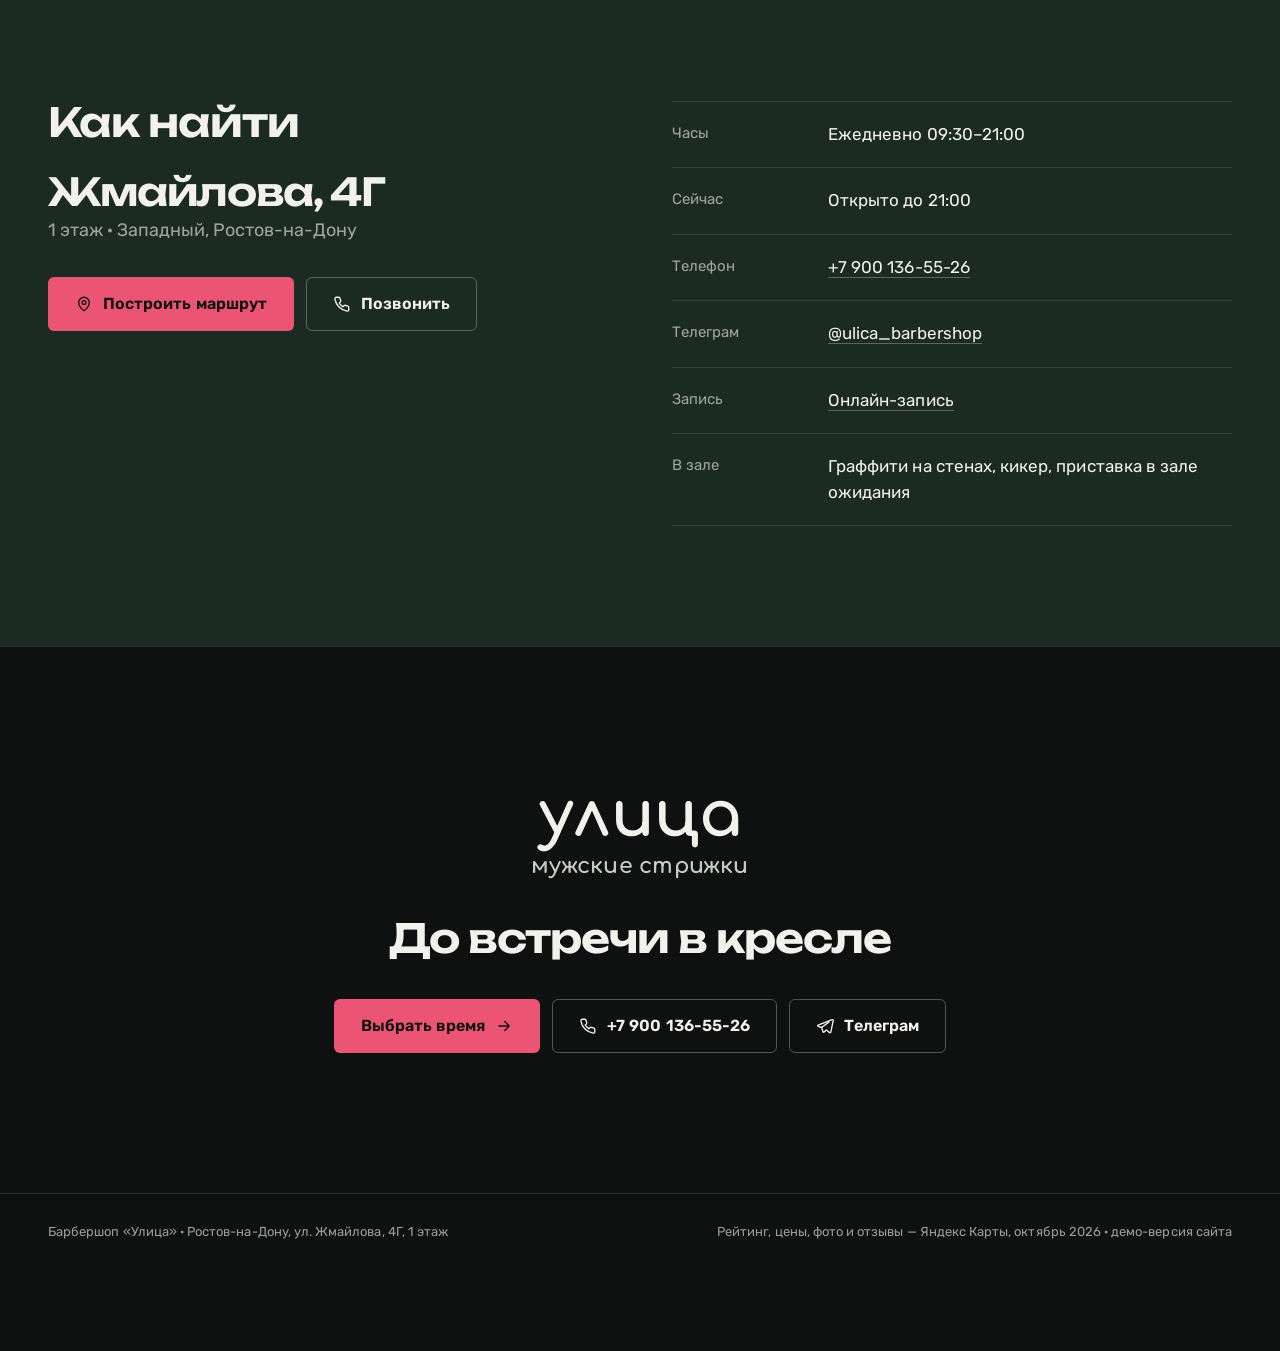
<file: ulica/index.html>
<!doctype html>
<html lang="ru">
<head>
<meta charset="utf-8">
<meta name="viewport" content="width=device-width, initial-scale=1, viewport-fit=cover">
<meta name="robots" content="noindex, nofollow">
<title>Барбершоп Улица, Ростов-на-Дону — стрижка 1 300 ₽, 5,0 на Яндекс Картах</title>
<meta name="description" content="Барбершоп Улица на Западном: мужские стрижки, борода, камуфляж седины, отец + сын. 5,0 на Яндекс Картах, 316 оценок. Ежедневно 09:30–21:00.">
<meta name="theme-color" content="#111213">
<meta property="og:type" content="website">
<meta property="og:locale" content="ru_RU">
<meta property="og:title" content="Барбершоп Улица, Ростов-на-Дону — 5,0 на Яндекс Картах">
<meta property="og:description" content="Жмайлова, 4Г, Западный. Мужская стрижка 1 300 ₽. Ежедневно 09:30–21:00. Запись онлайн.">
<meta property="og:image" content="https://dm1trorg.github.io/ulica/img/og.jpg">
<meta property="og:image:width" content="1200">
<meta property="og:image:height" content="630">
<meta property="og:url" content="https://dm1trorg.github.io/ulica/">
<link rel="icon" href="data:image/svg+xml,%3Csvg xmlns='http://www.w3.org/2000/svg' viewBox='0 0 64 64'%3E%3Crect width='64' height='64' rx='16' fill='%23111213'/%3E%3Ctext x='32' y='43' font-family='Arial,sans-serif' font-size='36' font-weight='700' text-anchor='middle' fill='%23ffffff'%3E%D1%83%3C/text%3E%3C/svg%3E">
<link rel="preconnect" href="https://fonts.googleapis.com">
<link rel="preconnect" href="https://fonts.gstatic.com" crossorigin>
<link href="https://fonts.googleapis.com/css2?family=Unbounded:wght@500;600&family=Rubik:wght@400;500;600&family=Comfortaa:wght@700&display=swap" rel="stylesheet">
<script type="application/ld+json" id="ld">{"@context":"https://schema.org","@graph":[{"@type":"HairSalon","@id":"https://dm1trorg.github.io/ulica/#salon","name":"Барбершоп «Улица»","url":"https://dm1trorg.github.io/ulica/","image":["https://dm1trorg.github.io/ulica/img/og.jpg","https://dm1trorg.github.io/ulica/img/hero.jpg"],"telephone":"+79001365526","priceRange":"300–2100 ₽","currenciesAccepted":"RUB","address":{"@type":"PostalAddress","streetAddress":"ул. Жмайлова, 4Г, 1 этаж","addressLocality":"Ростов-на-Дону","addressRegion":"Ростовская область","addressCountry":"RU"},"openingHoursSpecification":[{"@type":"OpeningHoursSpecification","dayOfWeek":["Monday","Tuesday","Wednesday","Thursday","Friday","Saturday","Sunday"],"opens":"09:30","closes":"21:00"}],"aggregateRating":{"@type":"AggregateRating","ratingValue":"5.0","ratingCount":316,"bestRating":"5","worstRating":"1"},"sameAs":["https://t.me/ulica_barbershop","https://yandex.ru/maps/org/81708412322/"],"hasOfferCatalog":{"@type":"OfferCatalog","name":"Услуги и цены","itemListElement":[{"@type":"Offer","itemOffered":{"@type":"Service","name":"Мужская стрижка"},"price":"1300","priceCurrency":"RUB"},{"@type":"Offer","itemOffered":{"@type":"Service","name":"Удлинённая стрижка (ножницами)"},"price":"1700","priceCurrency":"RUB"},{"@type":"Offer","itemOffered":{"@type":"Service","name":"Стрижка + борода (моделирование бороды)"},"price":"2100","priceCurrency":"RUB"},{"@type":"Offer","itemOffered":{"@type":"Service","name":"Отец + сын (сын до 12 лет)"},"price":"2100","priceCurrency":"RUB"},{"@type":"Offer","itemOffered":{"@type":"Service","name":"Камуфляж седины — голова"},"price":"900","priceCurrency":"RUB"},{"@type":"Offer","itemOffered":{"@type":"Service","name":"Камуфляж седины — борода"},"price":"700","priceCurrency":"RUB"},{"@type":"Offer","itemOffered":{"@type":"Service","name":"Скраб + чёрная маска"},"price":"800","priceCurrency":"RUB"},{"@type":"Offer","itemOffered":{"@type":"Service","name":"Укладка"},"price":"300","priceCurrency":"RUB"}]},"potentialAction":{"@type":"ReserveAction","target":{"@type":"EntryPoint","urlTemplate":"https://widget.sonline.su/ru/services/?placeid=999965222","inLanguage":"ru-RU","actionPlatform":["https://schema.org/DesktopWebPlatform","https://schema.org/MobileWebPlatform"]},"result":{"@type":"Reservation","name":"Запись в Барбершоп «Улица»"}}},{"@type":"FAQPage","@id":"https://dm1trorg.github.io/ulica/#faq","mainEntity":[{"@type":"Question","name":"Сколько стоит мужская стрижка?","acceptedAnswer":{"@type":"Answer","text":"1 300 ₽. Удлинённая стрижка ножницами — 1 700 ₽, стрижка + борода — 2 100 ₽."}},{"@type":"Question","name":"Во сколько вы работаете?","acceptedAnswer":{"@type":"Answer","text":"Ежедневно с 09:30 до 21:00."}},{"@type":"Question","name":"Как записаться?","acceptedAnswer":{"@type":"Answer","text":"Онлайн: кнопка «Выбрать время» откроет онлайн-запись барбершопа. Или по телефону +7 900 136-55-26, или в Телеграм @ulica_barbershop."}},{"@type":"Question","name":"Можно прийти с сыном?","acceptedAnswer":{"@type":"Answer","text":"Да, есть услуга «Отец + сын» для сына до 12 лет — 2 100 ₽."}},{"@type":"Question","name":"Где вы находитесь?","acceptedAnswer":{"@type":"Answer","text":"Ростов-на-Дону, ул. Жмайлова, 4Г, 1 этаж, район Западный."}},{"@type":"Question","name":"Чем заняться, пока ждёте?","acceptedAnswer":{"@type":"Answer","text":"В зале ожидания есть приставка, в зале стоит кикер."}}]}]}</script>
<style>
:root{
  /* дизайн-система 15.10.2026: значения ниже заменяют прежние */
  --font-head:"Unbounded",sans-serif;
  --font-body:"Rubik",sans-serif;
  --bg:#0f1110;
  --bg2:#1c2a24;
  --bg3:#1c2a24;
  --text:#f2f1ec;
  --muted:rgba(242,241,236,.62);
  --faint:rgba(242,241,236,.62);
  --line:rgba(242,241,236,.12);
  --line2:rgba(242,241,236,.3);
  --accent:#ec5473;
  --accent-h:#f27a93;
  --accent-lt:#f27a93;
  --on-accent:#111312;
  --card:#ffffff;
  --ink:#111312;
  --ink2:#55585e;
  --r:12px;
  --rb:6px;
  --hero-pos:55% 0%;
  /* общее из шаблона */
  --hero-pos-m:50% 40%; --rev-bg:url(img/hero.jpg); --gut:48px; --max:1240px; --ease:cubic-bezier(.16,1,.3,1);
}
*{box-sizing:border-box}
html{-webkit-text-size-adjust:100%;scroll-behavior:smooth}
body{margin:0;background:var(--bg);color:var(--text);font:400 17px/1.5 var(--font-body);letter-spacing:.003em;-webkit-font-smoothing:antialiased;overflow-x:hidden}
img{display:block;max-width:100%}
a{color:inherit}
h1,h2,h3,p,ul,ol,dl,dd,blockquote,figure{margin:0;padding:0}
ul,ol{list-style:none}
button{font:inherit;color:inherit}
[hidden]{display:none!important}
.wrap{width:min(var(--max),100% - 2*var(--gut));margin-inline:auto}
.ico{width:18px;height:18px;flex:none;fill:none;stroke:currentColor;stroke-width:1.8;stroke-linecap:round;stroke-linejoin:round}
.nb{white-space:nowrap}
:focus-visible{outline:2px solid var(--accent-lt);outline-offset:3px}

/* КНОПКИ: прямоугольные, с наведением и нажатием */
.btn{display:inline-flex;align-items:center;justify-content:center;gap:10px;height:54px;padding:0 26px;border-radius:var(--rb);border:1px solid transparent;font-weight:600;font-size:16px;text-decoration:none;cursor:pointer;white-space:nowrap;transition:background .18s,border-color .18s,color .18s,transform .12s;-webkit-tap-highlight-color:transparent}
.btn:active{transform:translateY(1px)}
.btn .ico{transition:transform .25s var(--ease)}
.btn:hover .ico.arr{transform:translateX(3px)}
.btn-main{background:var(--accent);color:#fff}
.btn-main:hover{background:var(--accent-h)}
.btn-line{border-color:var(--line2);color:var(--text);background:transparent}
.btn-line:hover{background:#fff;color:var(--ink);border-color:#fff}
.btn-sm{height:42px;padding:0 18px;font-size:15px}

/* ЛОГОТИП: картинка + название ИЛИ надпись круглым шрифтом (как у «Улицы») */
.brand{display:flex;align-items:center;gap:12px;text-decoration:none}
.brand img{width:44px;height:44px}
.brand b{display:block;font-weight:600;font-size:18px;letter-spacing:-.01em;line-height:1.1}
.brand small{display:block;font-size:13px;color:var(--muted);line-height:1.2}
.wm{display:inline-block;font-family:"Comfortaa",sans-serif;font-weight:700;font-size:27px;line-height:.9;letter-spacing:-.01em;color:#fff}
.wm small{display:block;margin-top:5px;font-size:10.5px;font-weight:600;letter-spacing:.01em;line-height:1;color:rgba(255,255,255,.82);text-align:right}

/* ШАПКА */
.top{position:fixed;inset:0 0 auto;z-index:40;transition:background .25s,border-color .25s,backdrop-filter .25s;border-bottom:1px solid transparent}
.top.solid{background:rgba(17,18,19,.86);-webkit-backdrop-filter:blur(14px);backdrop-filter:blur(14px);border-bottom-color:var(--line)}
.top .wrap{display:flex;align-items:center;justify-content:space-between;gap:24px;height:76px}
.nav{display:flex;gap:30px;font-size:15px}
.nav a{position:relative;text-decoration:none;color:rgba(242,242,240,.78);padding:6px 0;transition:color .2s}
.nav a::after{content:"";position:absolute;left:0;right:100%;bottom:0;height:1px;background:currentColor;transition:right .35s var(--ease)}
.nav a:hover{color:#fff}.nav a:hover::after{right:0}
.top-r{display:flex;align-items:center;gap:20px}
.top-tel{font-size:15px;text-decoration:none;color:rgba(242,242,240,.85);white-space:nowrap}
.top-tel:hover{color:#fff}

/* ПЕРВЫЙ ЭКРАН */
.hero{position:relative;min-height:max(720px,100svh);display:flex;align-items:stretch;padding:112px 0 56px;isolation:isolate;overflow:hidden}
/* фото во весь экран справа налево, левый край растворяется в тёмном — без рамок */
.hero-bg{position:absolute;top:0;right:0;width:min(72%,1120px);height:100%;object-fit:cover;object-position:var(--hero-pos);z-index:-2;filter:brightness(.82) saturate(.94);-webkit-mask-image:linear-gradient(90deg,transparent 0%,#000 36%);mask-image:linear-gradient(90deg,transparent 0%,#000 36%)}
.hero::before{content:"";position:absolute;inset:0;z-index:-1;background:
  linear-gradient(90deg,rgba(14,15,16,.55) 0%,rgba(14,15,16,.25) 45%,rgba(14,15,16,0) 70%),
  linear-gradient(180deg,rgba(14,15,16,.6) 0%,rgba(14,15,16,0) 20%,rgba(14,15,16,0) 60%,rgba(14,15,16,.85) 100%)}
.hero-grid{display:grid;grid-template-columns:minmax(0,1fr) 430px;gap:56px;align-items:center}
.hero-grid .book{align-self:end}
.left{display:flex;flex-direction:column;gap:30px}
.rating{display:inline-flex;align-items:center;gap:10px;align-self:flex-start;padding:8px 14px;border-radius:var(--rb);background:rgba(17,18,19,.55);border:1px solid var(--line);-webkit-backdrop-filter:blur(8px);backdrop-filter:blur(8px);font-size:14px;color:var(--muted);text-decoration:none;transition:border-color .2s}
.rating:hover{border-color:var(--line2)}
.rating b{color:#fff;font-weight:600}
.stars{display:inline-flex;gap:2px;color:#fff}
.stars svg{width:13px;height:13px;fill:currentColor}
.intro h1{margin-top:22px;font-weight:400;font-size:clamp(52px,6vw,88px);line-height:.98;letter-spacing:-.04em}
.intro .sub{margin-top:22px;max-width:29em;font-size:19px;line-height:1.5;color:rgba(242,242,240,.8)}
/* факты — просто строка с иконками, без плашек и обводок */
.facts{display:flex;flex-wrap:wrap;gap:12px 22px;padding-top:22px;border-top:1px solid var(--line)}
.facts li{display:inline-flex;align-items:center;gap:8px;font-size:14.5px;color:rgba(242,242,240,.86)}
.facts .ico{width:16px;height:16px;color:var(--accent-lt)}

/* КАРТОЧКА ЗАПИСИ — как у Porem */
.book{background:rgba(22,23,25,.8);-webkit-backdrop-filter:blur(18px) saturate(1.1);backdrop-filter:blur(18px) saturate(1.1);border:1px solid var(--line);border-radius:var(--r);padding:26px;box-shadow:0 30px 80px -30px rgba(0,0,0,.7)}
.book-h{display:flex;align-items:baseline;justify-content:space-between;gap:12px}
.book-h h2{font-size:22px;font-weight:600;letter-spacing:-.02em}
.book-st{font-size:13px;color:var(--muted);white-space:nowrap}
.book-st.open{color:#fff}
.book-l{margin:20px 0 10px;font-size:13px;color:var(--faint)}
.tiles{display:grid;grid-template-columns:repeat(3,1fr);gap:10px}
/* цены в карточке — только показ, не выбор: без обводки, наведения и выделения */
.tile{display:flex;flex-direction:column;justify-content:space-between;gap:14px;min-height:92px;padding:14px;border-radius:10px;background:rgba(255,255,255,.06)}
.tile b{font-weight:500;font-size:15px;line-height:1.25;letter-spacing:-.005em;color:rgba(242,242,240,.82)}
.tile em{font-style:normal;font-weight:600;font-size:18px;letter-spacing:-.01em;font-variant-numeric:tabular-nums}
.book .btn-main{width:100%;height:58px;margin-top:18px;font-size:16px}
.book-n{margin-top:12px;font-size:13px;color:var(--faint);text-align:center}
.book-p{margin-top:4px;font-size:13px;color:var(--faint);text-align:center}
.book-p a{color:var(--muted);text-decoration:none;border-bottom:1px solid var(--line2);white-space:nowrap}
.book-p a:hover{color:#fff}

/* ОБЩЕЕ ДЛЯ СЕКЦИЙ */
.sec{padding:120px 0}
.h2{font-weight:500;font-size:clamp(34px,4.2vw,56px);line-height:1.04;letter-spacing:-.035em}
.lead{margin-top:16px;color:var(--muted);font-size:17px;max-width:36em}
.lead a{color:inherit;white-space:nowrap}
.rv{opacity:0;transform:translateY(22px);transition:opacity .9s var(--ease),transform .9s var(--ease)}
.rv.in{opacity:1;transform:none}

/* ОТЗЫВЫ — белые карточки на размытом фото, как у Porem */
.reviews{position:relative;isolation:isolate;overflow:hidden;padding:120px 0}
.reviews::before{content:"";position:absolute;inset:-60px;z-index:-1;background:var(--rev-bg) center 55%/cover;filter:blur(30px) brightness(.3) saturate(.8)}
.reviews-head{text-align:center}
.reviews-head .lead{margin-inline:auto}
.rgrid{margin-top:56px;display:grid;grid-template-columns:repeat(4,minmax(0,1fr));gap:16px}
.rcard{display:flex;flex-direction:column;background:var(--card);color:var(--ink);border-radius:var(--r);padding:22px 22px 18px}
.rcard .stars{color:var(--accent)}
.rcard .stars svg{width:15px;height:15px}
.rcard blockquote{margin-top:14px;font-size:15.5px;line-height:1.55;color:#2b2d31;flex:1}
.rcard footer{margin-top:18px;padding-top:14px;border-top:1px solid #e9e9e7;display:flex;justify-content:space-between;align-items:center;gap:10px;font-size:13px;color:var(--ink2)}
.rcard footer b{font-weight:500;color:var(--ink)}
.rcard footer span{white-space:nowrap}
.reviews-more{margin-top:40px;display:flex;justify-content:center;flex-wrap:wrap;gap:12px}
/* живые отзывы Яндекса: виджет грузится только по нажатию */
.yw{position:relative;max-width:560px;margin:32px auto 0}
.yw-f{height:800px;border-radius:var(--r);overflow:hidden;background:#fff}
.yw-f iframe{display:block;width:100%;height:100%;border:0}
.yw-x{position:absolute;top:-16px;right:-16px;z-index:2;width:40px;height:40px;border-radius:50%;border:1px solid var(--line2);background:#1c1d20;color:var(--text);display:grid;place-items:center;cursor:pointer;transition:background .15s}
.yw-x:hover{background:#2c2e32}
.yw-x svg{width:18px;height:18px}

/* РАБОТЫ — чистые прямоугольники от края до края */
.works{padding:120px 0 0}
.works-head{display:flex;justify-content:space-between;align-items:flex-end;gap:24px;margin-bottom:48px}
.wgrid{display:grid;grid-template-columns:repeat(var(--wn,3),1fr);gap:4px}
.wgrid figure{position:relative;aspect-ratio:4/5;overflow:hidden;background:var(--bg2)}
.wgrid img{width:100%;height:100%;object-fit:cover;transition:transform 1.2s var(--ease)}
.wgrid figure:hover img{transform:scale(1.03)}

/* ЦЕНЫ */
.prices-grid{display:grid;grid-template-columns:minmax(0,5fr) minmax(0,7fr);gap:64px;align-items:start}
.prices-side .btn{margin-top:32px}
.plist li{display:flex;justify-content:space-between;align-items:baseline;gap:24px;padding:20px 0;border-bottom:1px solid var(--line)}
.plist li:first-child{border-top:1px solid var(--line)}
.plist .pn{font-size:20px;font-weight:500;letter-spacing:-.01em}
.plist .pn small{display:block;font-size:14px;font-weight:400;color:var(--faint);margin-top:2px;letter-spacing:0}
.plist .pp{font-size:20px;font-weight:500;white-space:nowrap;font-variant-numeric:tabular-nums}
.pnote{margin-top:16px;font-size:14px;color:var(--faint)}

/* МАСТЕРА */
.masters{background:var(--bg2)}
.mgrid{margin-top:56px;display:grid;grid-template-columns:repeat(var(--mcols,4),minmax(0,1fr));gap:0;border-top:1px solid var(--line)}
.mgrid li{display:flex;flex-direction:column;padding:28px 28px 8px 0}
.mgrid li+li{padding-left:28px;border-left:1px solid var(--line)}
.mgrid h3{font-size:30px;font-weight:500;letter-spacing:-.03em}
.mgrid blockquote{margin-top:16px;font-size:16px;line-height:1.55;color:rgba(242,242,240,.82);flex:1}
.mgrid .src{margin-top:14px;font-size:13px;color:var(--faint)}
.mgrid a{margin-top:22px;display:inline-flex;align-items:center;gap:8px;font-weight:500;font-size:15px;text-decoration:none;color:var(--accent-lt);align-self:flex-start;border-bottom:1px solid transparent;transition:border-color .2s,color .2s}
.mgrid a:hover{color:#fff;border-bottom-color:currentColor}
.mmore{margin-top:36px;color:var(--muted);font-size:15px}

/* ВОПРОСЫ */
.faq-grid{display:grid;grid-template-columns:minmax(0,5fr) minmax(0,7fr);gap:64px;align-items:start}
.qa{border-top:1px solid var(--line)}
.qa details{border-bottom:1px solid var(--line)}
.qa summary{list-style:none;cursor:pointer;display:flex;justify-content:space-between;align-items:center;gap:20px;padding:22px 0;font-weight:500;font-size:20px;line-height:1.3;letter-spacing:-.01em;transition:color .15s}
.qa summary::-webkit-details-marker{display:none}
.qa summary svg{width:20px;height:20px;flex:none;color:var(--faint);transition:transform .25s var(--ease),color .15s}
.qa details[open] summary svg{transform:rotate(45deg)}
.qa summary:hover{color:#fff}.qa summary:hover svg{color:var(--text)}
.qa p{padding:0 40px 24px 0;color:rgba(242,242,240,.8);font-size:17px;line-height:1.55}

/* КАК НАЙТИ */
.find{background:var(--bg2)}
.find-grid{display:grid;grid-template-columns:minmax(0,1fr) minmax(0,1fr);gap:64px;align-items:start}
.addr{margin-top:28px;font-size:clamp(28px,3vw,40px);font-weight:500;letter-spacing:-.03em;line-height:1.1}
.addr small{display:block;margin-top:8px;font-size:18px;font-weight:400;letter-spacing:0;color:var(--muted)}
.find-btns{display:flex;flex-wrap:wrap;gap:12px;margin-top:36px}
.dl div{display:grid;grid-template-columns:140px 1fr;gap:16px;padding:20px 0;border-bottom:1px solid var(--line)}
.dl div:first-child{border-top:1px solid var(--line)}
.dl dt{color:var(--faint);font-size:15px}
.dl dd{font-size:17px}
.dl dd a{text-decoration:none;border-bottom:1px solid var(--line2)}
.dl dd a:hover{border-bottom-color:#fff}

/* ФИНАЛ */
.final{padding:140px 0;text-align:center;border-top:1px solid var(--line)}
.final-logo{width:72px;height:72px;margin:0 auto 32px;opacity:.9}
.final .wm{font-size:64px;margin-bottom:40px}
.final .wm small{font-size:22px;margin-top:10px}
.final-btns{display:flex;justify-content:center;flex-wrap:wrap;gap:12px;margin-top:40px}

/* ПОДВАЛ */
.foot{border-top:1px solid var(--line);padding:28px 0 110px;font-size:13px;color:var(--faint)}
.foot .wrap{display:flex;justify-content:space-between;flex-wrap:wrap;gap:8px 32px}
.foot a{text-decoration:none}.foot a:hover{color:var(--text)}

/* ЛИПКАЯ ПАНЕЛЬ: главная услуга, цена, открыто ли сейчас + запись; прячется рядом с другими кнопками записи */
.sticky{position:fixed;left:50%;bottom:calc(14px + env(safe-area-inset-bottom));z-index:50;width:min(720px,calc(100% - 24px));display:flex;align-items:center;justify-content:space-between;gap:16px;padding:10px 10px 10px 22px;border-radius:14px;background:rgba(19,20,22,.92);-webkit-backdrop-filter:blur(14px);backdrop-filter:blur(14px);border:1px solid var(--line);box-shadow:0 18px 40px -16px rgba(0,0,0,.85);transform:translate(-50%,170%);visibility:hidden;transition:transform .32s var(--ease),visibility .32s}
.sticky.show{transform:translate(-50%,0);visibility:visible}
.sticky .info{font-size:16px;line-height:1.3;min-width:0}
.sticky .info b{font-weight:600}
.sticky .st{color:var(--muted)}
.sticky .st.open{color:#fff}
.sticky .btn{height:50px;padding:0 22px;flex:none}

@media (max-width:1100px){
  .nav{display:none}
  .hero-grid{grid-template-columns:minmax(0,1fr) 400px;gap:40px}
  .rgrid{grid-template-columns:repeat(2,minmax(0,1fr))}
  .mgrid[data-n="4"]{grid-template-columns:repeat(2,minmax(0,1fr))}
  .mgrid[data-n="4"] li:nth-child(3){padding-left:0;border-left:0}
  .mgrid[data-n="4"] li:nth-child(n+3){border-top:1px solid var(--line);margin-top:20px}
  .wgrid{grid-template-columns:repeat(2,1fr)}
}
@media (max-width:860px){
  :root{--gut:16px}
  .top{position:absolute}
  .top .wrap{height:64px}
  .brand img{width:38px;height:38px}
  .brand b{font-size:17px}
  .wm{font-size:24px}.wm small{font-size:9.5px}
  .top-tel{display:none}
  .hero{display:block;min-height:0;padding:0 0 36px}
  .hero-bg{width:100%;height:470px;object-position:var(--hero-pos-m);filter:brightness(.88);-webkit-mask-image:none;mask-image:none}
  .hero::before{background:linear-gradient(180deg,rgba(17,18,19,.6) 0px,rgba(17,18,19,0) 90px,rgba(17,18,19,0) 250px,rgba(17,18,19,.82) 380px,var(--bg) 470px)}
  .hero-grid{display:flex;flex-direction:column;gap:20px;padding-top:280px}
  .left{display:contents}
  .intro{order:1}.book{order:2}.facts{order:3}
  .rating{padding:7px 12px;font-size:13px}
  .intro h1{margin-top:14px;font-size:clamp(42px,12.6vw,56px);letter-spacing:-.045em}
  .intro .sub{margin-top:12px;font-size:16px;line-height:1.45}
  /* облегчённая карточка: кнопка выше на первом экране */
  .book{padding:14px;background:rgba(26,27,30,.92)}
  .book-h h2{font-size:18px}
  .book-l{margin:8px 0 6px;font-size:12.5px}
  .tiles{gap:6px}
  .tile{min-height:0;padding:9px 10px;gap:6px}
  .tile b{font-size:13.5px}
  .tile em{font-size:15.5px}
  .book .btn-main{height:52px;margin-top:10px}
  .book-n{display:none}
  .book-p{margin-top:8px;font-size:12.5px}
  .facts{gap:12px 22px;padding-top:18px}
  .facts li{font-size:14px}
  .sec,.reviews{padding:80px 0}
  .works{padding-top:80px}
  .works-head{display:block;margin-bottom:28px}
  .rgrid{margin:36px calc(-1*var(--gut)) 0;padding:0 var(--gut) 6px;display:flex;overflow-x:auto;scroll-snap-type:x mandatory;scroll-padding:0 var(--gut);gap:12px;align-items:flex-start;scrollbar-width:none}
  .rgrid::-webkit-scrollbar{display:none}
  .rcard{flex:0 0 82%;scroll-snap-align:start}
  .reviews-more .btn{flex:1 1 100%}
  .yw-x{right:4px;top:-18px}
  .yw-f{height:720px}
  .wgrid{gap:3px}
  .prices-grid,.find-grid,.faq-grid{grid-template-columns:1fr;gap:32px}
  .plist .pn,.plist .pp{font-size:17px}
  .plist li{padding:16px 0}
  .qa summary{font-size:17px;padding:18px 0}
  .qa p{padding-right:0;font-size:16px}
  .mgrid,.mgrid[data-n="4"]{grid-template-columns:1fr;margin-top:36px}
  .mgrid li,.mgrid li+li{padding:24px 0 22px;border-left:0;margin-top:0}
  .mgrid li+li{border-top:1px solid var(--line)}
  .mgrid h3{font-size:26px}
  .dl div{grid-template-columns:110px 1fr}
  .final{padding:96px 0 110px}
  .final .wm{font-size:52px}.final .wm small{font-size:18px}
  .final-btns .btn{flex:1 1 100%}
  .find-btns .btn{flex:1 1 auto}
  .sticky{padding:8px 8px 8px 16px;gap:12px;border-radius:12px;bottom:calc(10px + env(safe-area-inset-bottom));width:calc(100% - 20px)}
  .sticky .info{font-size:14px}
  .sticky .sep{display:none}
  .sticky .st{display:block;font-size:13px;margin-top:2px}
  .sticky .btn{height:48px;padding:0 16px;font-size:15.5px}
  .sticky .btn svg{display:none}
}
@media (prefers-reduced-motion:reduce){
  html{scroll-behavior:auto}
  .rv{opacity:1;transform:none;transition:none}
  .wgrid img,.btn .ico,.sticky,.qa summary svg{transition:none}
}

/* ===== ДИЗАЙН-СИСТЕМА 15.10.2026: патч поверх шаблона ===== */

body{font-family:var(--font-body)}
h1,h2,h3,.h2,.addr{
  font-family:var(--font-head);
  font-weight:600;
}
.intro h1{
  font-size:clamp(36px,4.8vw,62px);
  line-height:1.02;
  letter-spacing:-.03em;
}
.h2{font-size:40px;line-height:1.05;letter-spacing:-.025em}
.book-h h2{font-family:var(--font-body);font-weight:600}
button,.btn{font-family:var(--font-body);font-weight:600}
.tile em,.plist .pp{
  font-family:var(--font-head);
  font-weight:600;
  letter-spacing:-.02em;
}
.wm,.wm small{
  font-family:"Comfortaa",sans-serif;
  font-weight:700;
}
.wm{color:#f2f1ec}
.wm small{color:rgba(242,241,236,.82)}

.btn-main{background:var(--accent);color:var(--on-accent)}
.btn-main:hover{background:var(--accent-h)}
.book{
  background:rgba(15,17,16,.84);
  border-color:rgba(242,241,236,.12);
}
.tile{background:#1c2a24;border-radius:8px}
.tile b,.intro .sub,.facts li{color:var(--text)}
.nav a,.top-tel,.rating b,.book-st.open{color:var(--text)}
.stars{color:#ec5473}
.top.solid,.sticky{background:rgba(15,17,16,.92)}
.prices{
  background:#1c2a24;
  --line:rgba(242,241,236,.14);
}
.hero-bg{filter:brightness(.84)}
.hero::before{
  background:
    linear-gradient(90deg,
      rgb(15 17 16/.6),rgb(15 17 16/.2) 48%,
      rgb(15 17 16/0) 72%),
    linear-gradient(180deg,
      rgb(15 17 16/.55),rgb(15 17 16/0) 22%,
      rgb(15 17 16/0) 60%,rgb(15 17 16/.8));
}
@media(max-width:860px){
  .intro h1{font-size:clamp(28px,8vw,42px)}
  .h2{font-size:30px}
  .book{background:rgba(15,17,16,.84)}
  .hero-bg{filter:brightness(.84)}
  .hero::before{
    background:linear-gradient(180deg,
      rgb(15 17 16/.55),rgb(15 17 16/0) 90px,
      rgb(15 17 16/0) 250px,
      rgb(15 17 16/.82) 380px,#0f1110 470px);
  }
}

/* читаемость логотипа поверх светлой люстры на мобильном */
@media(max-width:860px){
  .hero::before{
    background:linear-gradient(180deg,
      rgb(15 17 16/.72),rgb(15 17 16/0) 120px,
      rgb(15 17 16/0) 250px,
      rgb(15 17 16/.82) 380px,#0f1110 470px);
  }
}

/* подпись под адресом — текстовым шрифтом, а не шрифтом заголовков */
.addr small{font-family:var(--font-body)}
</style>
</head>
<body>
<svg width="0" height="0" style="position:absolute" aria-hidden="true">
  <symbol id="i-star" viewBox="0 0 24 24"><path d="M12 2.6l2.9 6 6.6.8-4.9 4.6 1.3 6.5L12 17.3l-5.9 3.2 1.3-6.5L2.5 9.4l6.6-.8z"/></symbol>
  <symbol id="i-arr" viewBox="0 0 24 24"><path d="M5 12h14M13 6l6 6-6 6"/></symbol>
  <symbol id="i-clock" viewBox="0 0 24 24"><circle cx="12" cy="12" r="9"/><path d="M12 7v5l3 2"/></symbol>
  <symbol id="i-cup" viewBox="0 0 24 24"><path d="M17 8h1a4 4 0 0 1 0 8h-1"/><path d="M3 8h14v8a4 4 0 0 1-4 4H7a4 4 0 0 1-4-4z"/><path d="M7 2v3M11 2v3"/></symbol>
  <symbol id="i-drop" viewBox="0 0 24 24"><path d="M12 21a6.5 6.5 0 0 0 6.5-6.5c0-4-6.5-11.5-6.5-11.5S5.5 10.5 5.5 14.5A6.5 6.5 0 0 0 12 21z"/></symbol>
  <symbol id="i-users" viewBox="0 0 24 24"><circle cx="9" cy="7.5" r="3.5"/><path d="M2.5 20.5a6.5 6.5 0 0 1 13 0"/><circle cx="17.5" cy="10" r="2.5"/><path d="M16 20.5h5.5a4.5 4.5 0 0 0-5.6-4.4"/></symbol>
  <symbol id="i-game" viewBox="0 0 24 24"><path d="M6.5 8h11a4.5 4.5 0 0 1 4.4 5.5l-.8 3.6a2.2 2.2 0 0 1-3.7 1.1L15 16H9l-2.4 2.2a2.2 2.2 0 0 1-3.7-1.1l-.8-3.6A4.5 4.5 0 0 1 6.5 8z"/><path d="M8 11v3M6.5 12.5h3"/><circle cx="16" cy="12" r=".6"/><circle cx="17.5" cy="13.6" r=".6"/></symbol>
  <symbol id="i-phone" viewBox="0 0 24 24"><path d="M21 16.5v3a2 2 0 0 1-2.2 2A19.5 19.5 0 0 1 2.5 5.2 2 2 0 0 1 4.5 3h3a2 2 0 0 1 2 1.7c.1.9.4 1.8.7 2.7a2 2 0 0 1-.5 2.1L8.4 10.8a16 16 0 0 0 4.8 4.8l1.3-1.3a2 2 0 0 1 2.1-.5c.9.3 1.8.6 2.7.7a2 2 0 0 1 1.7 2z"/></symbol>
  <symbol id="i-pin" viewBox="0 0 24 24"><path d="M19 10c0 6-7 11-7 11s-7-5-7-11a7 7 0 0 1 14 0z"/><circle cx="12" cy="10" r="2.5"/></symbol>
  <symbol id="i-ext" viewBox="0 0 24 24"><path d="M14 4h6v6M20 4l-9 9M18 14v5a1 1 0 0 1-1 1H5a1 1 0 0 1-1-1V7a1 1 0 0 1 1-1h5"/></symbol>
  <symbol id="i-send" viewBox="0 0 24 24"><path d="M21.5 3.5 2.8 10.7c-.8.3-.8 1.4 0 1.7l4.7 1.6 1.8 5.6c.2.7 1.1.9 1.6.4l2.7-2.6 4.6 3.4c.6.4 1.4.1 1.6-.6L22.9 4.8c.2-.9-.6-1.6-1.4-1.3z"/><path d="m7.5 14 10-7.5"/></symbol>
  <symbol id="i-plus" viewBox="0 0 24 24"><path d="M12 5v14M5 12h14"/></symbol>
  <symbol id="i-x" viewBox="0 0 24 24"><path d="M6 6l12 12M18 6 6 18"/></symbol>
</svg>

<header class="top" id="topbar">
  <div class="wrap">
    <a class="brand" href="#top" aria-label="Барбершоп Улица — наверх">
      <span class="wm"><span data-s="logoText">улица</span><small data-s="logoSub">мужские стрижки</small></span>
    </a>
    <nav class="nav" aria-label="Разделы">
      <a href="#reviews">Отзывы</a><a href="#works">Работы</a><a href="#prices">Цены</a><a href="#masters">Мастера</a><a href="#faq">Вопросы</a><a href="#find">Как найти</a>
    </nav>
    <div class="top-r">
      <a class="top-tel" data-tel href="tel:+79001365526" data-s="phone">+7 900 136-55-26</a>
      <a class="btn btn-line btn-sm" data-book data-href="bookingUrl" href="https://widget.sonline.su/ru/services/?placeid=999965222" target="_blank" rel="noopener">Записаться</a>
    </div>
  </div>
</header>

<main>
<section class="hero" id="top">
  <picture>
    <source media="(max-width: 860px)" srcset="img/hero-m.jpg" data-srcset="photos.heroMobile">
    <img class="hero-bg" data-src="photos.hero" src="img/hero.jpg" alt="Зал барбершопа Улица: хрустальная люстра, граффити на стенах, кресла барберов" width="858" height="1200" fetchpriority="high">
  </picture>
  <div class="wrap hero-grid">
    <div class="left">
      <div class="intro">
        <a class="rating" data-href="reviewsUrl" href="https://yandex.ru/maps/org/81708412322/reviews/" target="_blank" rel="noopener">
          <span class="stars" aria-hidden="true"><svg><use href="#i-star"/></svg><svg><use href="#i-star"/></svg><svg><use href="#i-star"/></svg><svg><use href="#i-star"/></svg><svg><use href="#i-star"/></svg></span>
          <span><b data-s="rating">5,0</b> · <span data-s="ratingCount">316 оценок</span> на <span data-s="source">Яндекс Картах</span></span>
        </a>
        <h1><span data-s="kind">Барбершоп</span> <span data-s="name">Улица</span></h1>
        <p class="sub" data-s="sub">Мужские стрижки, борода, камуфляж седины. Жмайлова, 4Г, Западный, Ростов-на-Дону.</p>
      </div>
      <ul class="facts" id="facts">
        <li><svg class="ico"><use href="#i-clock"/></svg>Ежедневно 09:30–21:00</li>
        <li><svg class="ico"><use href="#i-users"/></svg>Отец + сын — 2&nbsp;100&nbsp;₽</li>
        <li><svg class="ico"><use href="#i-game"/></svg>Приставка в зале ожидания</li>
      </ul>
    </div>

    <aside class="book" id="book" aria-labelledby="book-t">
      <div class="book-h">
        <h2 id="book-t">Запись онлайн</h2>
        <span class="book-st js-status" data-s="hours.text">Ежедневно 09:30–21:00</span>
      </div>
      <p class="book-l" id="tiles-l">Цены</p>
      <ul class="tiles" id="tiles" aria-labelledby="tiles-l">
        <li class="tile"><b>Мужская стрижка</b><em>1&nbsp;300&nbsp;₽</em></li>
        <li class="tile"><b>Стрижка + борода</b><em>2&nbsp;100&nbsp;₽</em></li>
        <li class="tile"><b>Отец + сын</b><em>2&nbsp;100&nbsp;₽</em></li>
      </ul>
      <a class="btn btn-main" data-book data-href="bookingUrl" href="https://widget.sonline.su/ru/services/?placeid=999965222" target="_blank" rel="noopener">Выбрать время <svg class="ico arr"><use href="#i-arr"/></svg></a>
      <p class="book-n" data-s="bookingNote">Откроется онлайн-запись барбершопа</p>
      <p class="book-p"><span data-s="phoneLabel">Не хотите онлайн? Позвоните:</span> <a data-tel href="tel:+79001365526" data-s="phone">+7 900 136-55-26</a></p>
    </aside>
  </div>
</section>

<section class="reviews" id="reviews" aria-labelledby="rev-t">
  <div class="wrap">
    <div class="reviews-head rv">
      <h2 class="h2" id="rev-t"><span data-s="ratingCount">316 оценок</span>, <span data-s="rating">5,0</span> на <span data-s="source">Яндекс Картах</span></h2>
      <p class="lead" data-s="reviewsLead">179 отзывов и знак «Хорошее место 2026»</p>
    </div>
    <div class="rgrid" id="rgrid"></div>
    <div class="reviews-more rv">
      <button type="button" class="btn btn-line" id="ywBtn" aria-controls="yw" aria-expanded="false">Живые отзывы с Яндекса</button>
      <a class="btn btn-line" data-href="reviewsUrl" href="https://yandex.ru/maps/org/81708412322/reviews/" target="_blank" rel="noopener">Все отзывы на Яндекс Картах <svg class="ico"><use href="#i-ext"/></svg></a>
    </div>
    <div class="yw" id="yw" hidden>
      <button type="button" class="yw-x" id="ywX" aria-label="Закрыть живые отзывы"><svg class="ico"><use href="#i-x"/></svg></button>
      <div class="yw-f"></div>
    </div>
  </div>
</section>

<section class="works" id="works" aria-labelledby="works-t">
  <div class="wrap works-head rv">
    <div>
      <h2 class="h2" id="works-t">Работы</h2>
      <p class="lead" data-s="worksNote">Фото из галереи барбершопа на Яндекс Картах</p>
    </div>
  </div>
  <div class="wgrid" id="wgrid"></div>
</section>

<section class="sec prices" id="prices" aria-labelledby="pr-t">
  <div class="wrap prices-grid">
    <div class="prices-side rv">
      <h2 class="h2" id="pr-t">Цены</h2>
      <p class="lead">Записаться можно онлайн или по телефону <a data-tel href="tel:+79001365526" data-s="phone">+7 900 136-55-26</a></p>
      <a class="btn btn-main" data-book data-href="bookingUrl" href="https://widget.sonline.su/ru/services/?placeid=999965222" target="_blank" rel="noopener">Выбрать время <svg class="ico arr"><use href="#i-arr"/></svg></a>
    </div>
    <div class="rv">
      <ul class="plist" id="plist"></ul>
      <p class="pnote" data-s="pricesNote">Цены с Яндекс Карт, октябрь 2026</p>
    </div>
  </div>
</section>

<section class="sec masters" id="masters" aria-labelledby="m-t">
  <div class="wrap">
    <div class="rv">
      <h2 class="h2" id="m-t">Мастера</h2>
      <p class="lead" data-s="mastersLead">Их по имени благодарят в отзывах на Яндекс Картах</p>
    </div>
    <ul class="mgrid rv" id="mgrid"></ul>
    <p class="mmore rv" data-s="mastersMore"></p>
  </div>
</section>

<section class="sec faq" id="faq" aria-labelledby="q-t">
  <div class="wrap faq-grid">
    <div class="rv"><h2 class="h2" id="q-t">Вопросы</h2></div>
    <div class="qa" id="qa"></div>
  </div>
</section>

<section class="sec find" id="find" aria-labelledby="f-t">
  <div class="wrap find-grid">
    <div class="rv">
      <h2 class="h2" id="f-t">Как найти</h2>
      <p class="addr"><span data-s="street">Жмайлова, 4Г</span><small><span data-s="floor">1 этаж</span> · <span data-s="area">Западный, Ростов-на-Дону</span></small></p>
      <div class="find-btns">
        <a class="btn btn-main" data-href="mapsUrl" href="https://yandex.ru/maps/org/81708412322/" target="_blank" rel="noopener"><svg class="ico"><use href="#i-pin"/></svg>Построить маршрут</a>
        <a class="btn btn-line" data-tel href="tel:+79001365526"><svg class="ico"><use href="#i-phone"/></svg>Позвонить</a>
      </div>
    </div>
    <dl class="dl rv">
      <div><dt>Часы</dt><dd><span data-s="hours.text">Ежедневно 09:30–21:00</span></dd></div>
      <div><dt>Сейчас</dt><dd class="js-status">—</dd></div>
      <div><dt>Телефон</dt><dd><a data-tel href="tel:+79001365526" data-s="phone">+7 900 136-55-26</a></dd></div>
      <div data-if="telegram"><dt>Телеграм</dt><dd><a data-href="telegramUrl" href="https://t.me/ulica_barbershop" target="_blank" rel="noopener" data-s="telegram">@ulica_barbershop</a></dd></div>
      <div><dt>Запись</dt><dd><a data-book data-href="bookingUrl" href="https://widget.sonline.su/ru/services/?placeid=999965222" target="_blank" rel="noopener" data-s="bookingLinkText">Онлайн-запись</a></dd></div>
      <div><dt>В зале</dt><dd data-s="amenities">Граффити на стенах, кикер, приставка в зале ожидания</dd></div>
    </dl>
  </div>
</section>

<section class="final" aria-labelledby="fin-t">
  <div class="wrap rv">
    <p class="wm" aria-hidden="true"><span data-s="logoText">улица</span><small data-s="logoSub">мужские стрижки</small></p>
    <h2 class="h2" id="fin-t" data-s="ownerLine">До встречи в кресле</h2>
    <div class="final-btns">
      <a class="btn btn-main" data-book data-href="bookingUrl" href="https://widget.sonline.su/ru/services/?placeid=999965222" target="_blank" rel="noopener">Выбрать время <svg class="ico arr"><use href="#i-arr"/></svg></a>
      <a class="btn btn-line" data-tel href="tel:+79001365526"><svg class="ico"><use href="#i-phone"/></svg><span data-s="phone">+7 900 136-55-26</span></a>
      <a class="btn btn-line" data-if="telegram" data-href="telegramUrl" href="https://t.me/ulica_barbershop" target="_blank" rel="noopener"><svg class="ico"><use href="#i-send"/></svg>Телеграм</a>
    </div>
  </div>
</section>
</main>

<footer class="foot">
  <div class="wrap">
    <span><span data-s="kind">Барбершоп</span> «<span data-s="name">Улица</span>» · <span data-s="city">Ростов-на-Дону</span>, <span data-s="address">ул. Жмайлова, 4Г, 1 этаж</span></span>
    <span data-s="sourceNote">Рейтинг, цены, фото и отзывы — Яндекс Карты, октябрь 2026 · демо-версия сайта</span>
  </div>
</footer>

<div class="sticky" id="sticky" role="region" aria-label="Быстрая запись">
  <p class="info"><b><span id="stName">Мужская стрижка</span> <span class="nb" id="stPrice">1 300 ₽</span></b><span class="sep"> · </span><span class="st js-status">Ежедневно 09:30–21:00</span></p>
  <a class="btn btn-main" data-href="bookingUrl" href="https://widget.sonline.su/ru/services/?placeid=999965222" target="_blank" rel="noopener">Выбрать время <svg class="ico arr"><use href="#i-arr"/></svg></a>
</div>

<script>
/* ===== ДАННЫЕ ТОЧКИ. Следующий барбершоп = новый объект SHOP + новые фото в img/ (+ акцент и кадрирование в :root) ===== */
const SHOP = {
  name: "Улица",
  kind: "Барбершоп",
  logoText: "улица",
  logoSub: "мужские стрижки",
  city: "Ростов-на-Дону",
  region: "Ростовская область",
  street: "Жмайлова, 4Г",
  floor: "1 этаж",
  area: "Западный, Ростов-на-Дону",
  address: "ул. Жмайлова, 4Г, 1 этаж",
  sub: "Мужские стрижки, борода, камуфляж седины. Жмайлова, 4Г, Западный, Ростов-на-Дону.",
  rating: "5,0",
  ratingCount: "316 оценок",
  source: "Яндекс Картах",
  reviewsLead: "179 отзывов и знак «Хорошее место 2026»",
  hours: { open: "09:30", close: "21:00", text: "Ежедневно 09:30–21:00" },
  tz: "Europe/Moscow",
  phone: "+7 900 136-55-26",
  tel: "+79001365526",
  phoneLabel: "Не хотите онлайн? Позвоните:",
  telegram: "@ulica_barbershop",
  telegramUrl: "https://t.me/ulica_barbershop",
  bookingUrl: "https://widget.sonline.su/ru/services/?placeid=999965222",
  bookingNote: "Откроется онлайн-запись барбершопа",
  bookingLinkText: "Онлайн-запись",
  yandexOrgId: "81708412322",
  mapsUrl: "https://yandex.ru/maps/org/81708412322/",
  reviewsUrl: "https://yandex.ru/maps/org/81708412322/reviews/",
  siteUrl: "https://dm1trorg.github.io/ulica/",
  facts: [
    { icon: "clock", text: "Ежедневно 09:30–21:00" },
    { icon: "users", text: "Отец + сын — 2 100 ₽" },
    { icon: "game", text: "Приставка в зале ожидания" }
  ],
  amenities: "Граффити на стенах, кикер, приставка в зале ожидания",
  /* tile — короткое имя для карточки записи (только показ цены); dur — длительность, только если известна */
  services: [
    { name: "Мужская стрижка", tile: "Мужская стрижка", price: "1 300 ₽", dur: "" },
    { name: "Удлинённая стрижка", note: "ножницами", price: "1 700 ₽", dur: "" },
    { name: "Стрижка + борода", note: "моделирование бороды", tile: "Стрижка + борода", price: "2 100 ₽", dur: "" },
    { name: "Отец + сын", note: "сын до 12 лет", tile: "Отец + сын", price: "2 100 ₽", dur: "" },
    { name: "Камуфляж седины — голова", price: "900 ₽", dur: "" },
    { name: "Камуфляж седины — борода", price: "700 ₽", dur: "" },
    { name: "Скраб + чёрная маска", price: "800 ₽", dur: "" },
    { name: "Укладка", price: "300 ₽", dur: "" }
  ],
  stickyService: 0,
  pricesNote: "Цены с Яндекс Карт, октябрь 2026",
  /* отзывы — дословно из ОТЗЫВЫ_СЫРЬЁ.md (Яндекс Карты); who — имя и первая буква фамилии, если есть */
  reviews: [
    { text: "Классный барбершоп. Очень нравится мастер Арам. Сын в восторге, стильные стрижки, долго держится форма, когда отрастает, ничего не торчит.", who: "Ирина И." },
    { text: "Отличное место, ребята отдаются полностью своему делу, пока не будет идеально и не будет нравится клиенту, вы отсюда не уйдете.", who: "Александр К." },
    { text: "С первых минут чувствуется приятная атмосфера и внимательное отношение к клиенту. Мастера - настоящие профессионалы: аккуратно, стильно и именно так, как просил.", who: "Валерий О." },
    { text: "Лучший барбершоп в котором я был. Атмосфера бомба, ребята большие профессионалы. Подстригаюсь у Арама, всегда все на максимальном уровне.", who: "Сергей В." },
    { text: "Атмосфера классная, везде чисто и убрано. Езжу с другой части города в это место)", who: "Владислав Р." },
    { text: "Мы теперь с сыном всегда ходим с удовольствием, спасибо вам за изменения в лучшую сторону!", who: "Нияра О." },
    { text: "Регулярно стригусь здесь - мастера профессионалы, результат каждый раз отличный", who: "Максим Ш." },
    { text: "Отличный барбершоп! Мастера профессионалы, приятная атмосфера, всё аккуратно и качественно. Всегда доволен стрижкой, хожу уже больше года.", who: "Руслан" }
  ],
  /* мастера — только те, кого называют в отзывах; цитата — про этого мастера, дословно */
  masters: [
    { name: "Арам", to: "к Араму", quote: "Стабильно хожу стричься к Араму, мастер своего дела." },
    { name: "Адам", to: "к Адаму", quote: "Отдельная благодарность барберу Адаму за отличную работу!" },
    { name: "Михаил", to: "к Михаилу", quote: "Стригся у Михаила. Мастер отличный! Выслушал, подсказал, сделал как надо." }
  ],
  mastersLead: "Их по имени благодарят в отзывах на Яндекс Картах",
  mastersMore: "",
  /* вопросы — только проверенные факты (прайс, часы, адрес, отзывы) */
  faq: [
    { q: "Сколько стоит мужская стрижка?", a: "1 300 ₽. Удлинённая стрижка ножницами — 1 700 ₽, стрижка + борода — 2 100 ₽." },
    { q: "Во сколько вы работаете?", a: "Ежедневно с 09:30 до 21:00." },
    { q: "Как записаться?", a: "Онлайн: кнопка «Выбрать время» откроет онлайн-запись барбершопа. Или по телефону +7 900 136-55-26, или в Телеграм @ulica_barbershop." },
    { q: "Можно прийти с сыном?", a: "Да, есть услуга «Отец + сын» для сына до 12 лет — 2 100 ₽." },
    { q: "Где вы находитесь?", a: "Ростов-на-Дону, ул. Жмайлова, 4Г, 1 этаж, район Западный." },
    { q: "Чем заняться, пока ждёте?", a: "В зале ожидания есть приставка, в зале стоит кикер." }
  ],
  ownerLine: "До встречи в кресле",
  worksNote: "Фото из галереи барбершопа на Яндекс Картах",
  sourceNote: "Рейтинг, цены, фото и отзывы — Яндекс Карты, октябрь 2026 · демо-версия сайта",
  photos: {
    hero: "img/hero.jpg",
    heroMobile: "img/hero-m.jpg",
    og: "img/og.jpg",
    logo: "",
    works: [
      { src: "img/w-1.jpg", alt: "Мужская стрижка с текстурой на фоне граффити" },
      { src: "img/w-2.jpg", alt: "Удлинённая стрижка, вид сзади" },
      { src: "img/w-3.jpg", alt: "Зачёс на бок с переходом" },
      { src: "img/w-4.jpg", alt: "Короткая стрижка с зачёсом назад, в зале кикер и граффити" }
    ]
  }
};

(function () {
  const S = SHOP, $ = (s, r = document) => r.querySelector(s), $$ = (s, r = document) => [...r.querySelectorAll(s)];
  const esc = v => String(v).replace(/[&<>"]/g, c => ({ "&": "&amp;", "<": "&lt;", ">": "&gt;", '"': "&quot;" }[c]));
  const nb = v => esc(v).replace(/ (?=₽)|(\d) (?=\d)/g, (m, d) => (d || "") + "&nbsp;");
  const get = p => p.split(".").reduce((o, k) => (o == null ? o : o[k]), S);
  const num = p => Number(String(p).replace(/[^\d]/g, ""));
  const abs = u => new URL(u, S.siteUrl).href;
  const star = '<svg><use href="#i-star"/></svg>';
  const stars = '<span class="stars" aria-label="5 из 5">' + star.repeat(5) + "</span>";
  const ext = 'target="_blank" rel="noopener"';
  const fullName = S.kind + " «" + S.name + "»";
  const main = S.services[S.stickyService || 0];

  /* необязательные блоки: нет данных — нет блока */
  $$("[data-if]").forEach(el => { if (!get(el.dataset.if)) el.remove(); });
  /* простые поля */
  $$("[data-s]").forEach(el => { const v = get(el.dataset.s); if (typeof v === "string") { el.textContent = v; if (v === "") el.hidden = true; } });
  $$("[data-href]").forEach(el => { const v = get(el.dataset.href); if (v) el.href = v; });
  $$("[data-tel]").forEach(el => { el.href = "tel:" + S.tel; });
  $$("[data-src]").forEach(el => { const v = get(el.dataset.src); if (v) el.src = v; });
  $$("[data-srcset]").forEach(el => { const v = get(el.dataset.srcset); if (v) el.srcset = v; else el.remove(); });
  document.documentElement.style.setProperty("--rev-bg", "url(" + S.photos.hero + ")");
  document.title = S.kind + " " + S.name + ", " + S.city + " — стрижка " + main.price + ", " + S.rating + " на Яндекс Картах";

  /* факты первого экрана */
  $("#facts").innerHTML = S.facts.map(f => '<li><svg class="ico"><use href="#i-' + f.icon + '"/></svg>' + nb(f.text) + "</li>").join("");

  /* карточка записи: три цены только для показа (выбор в онлайн-запись не передаётся), одна кнопка — в онлайн-запись */
  $("#tiles").innerHTML = S.services.filter(s => s.tile).slice(0, 3).map(s =>
    '<li class="tile"><b>' + esc(s.tile) + "</b>" + (s.dur ? "<span>" + esc(s.dur) + "</span>" : "") + "<em>" + nb(s.price) + "</em></li>").join("");

  /* липкая панель: главная услуга и цена */
  $("#stName").textContent = main.tile || main.name;
  $("#stPrice").innerHTML = nb(main.price);

  /* отзывы */
  $("#rgrid").innerHTML = S.reviews.map(r =>
    '<figure class="rcard rv">' + stars + "<blockquote>«" + esc(r.text) + "»</blockquote>" +
    "<footer>" + (r.who ? "<b>" + esc(r.who) + "</b>" : "<span></span>") + "<span>Яндекс Карты</span></footer></figure>").join("");

  /* работы: 4 фото — 4 колонки, иначе 3 */
  const W = S.photos.works;
  $("#wgrid").style.setProperty("--wn", W.length === 4 ? 4 : 3);
  $("#wgrid").innerHTML = W.map(w =>
    '<figure class="rv"><img src="' + esc(w.src) + '" alt="' + esc(w.alt) + '" loading="lazy" decoding="async"></figure>').join("");

  /* цены */
  $("#plist").innerHTML = S.services.map(s =>
    '<li><span class="pn">' + esc(s.name) + (s.note ? "<small>" + esc(s.note) + "</small>" : "") + "</span>" +
    '<span class="pp">' + nb(s.price) + "</span></li>").join("");

  /* мастера */
  const mg = $("#mgrid");
  mg.dataset.n = S.masters.length;
  mg.style.setProperty("--mcols", Math.min(S.masters.length, 4));
  mg.innerHTML = S.masters.map(m =>
    "<li><h3>" + esc(m.name) + "</h3><blockquote>«" + esc(m.quote) + '»</blockquote><p class="src">отзыв на Яндекс Картах</p>' +
    '<a href="' + esc(S.bookingUrl) + '" ' + ext + ' data-book>Выбрать мастера в записи <svg class="ico arr"><use href="#i-arr"/></svg></a></li>').join("");

  /* вопросы */
  $("#qa").innerHTML = S.faq.map(f =>
    '<details class="rv"><summary>' + esc(f.q) + '<svg class="ico"><use href="#i-plus"/></svg></summary><p>' + nb(f.a) + "</p></details>").join("");

  /* открыто ли сейчас — по времени города */
  try {
    const p = new Intl.DateTimeFormat("ru-RU", { timeZone: S.tz, hour: "2-digit", minute: "2-digit", hourCycle: "h23" }).formatToParts(new Date());
    const n = +p.find(x => x.type === "hour").value % 24 * 60 + +p.find(x => x.type === "minute").value;
    const m = t => { const [h, mm] = t.split(":"); return +h * 60 + +mm; };
    const o = m(S.hours.open), c = m(S.hours.close), isOpen = n >= o && n < c;
    const st = isOpen ? "Открыто до " + S.hours.close : n < o ? "Откроется в " + S.hours.open : "Откроется завтра в " + S.hours.open;
    $$(".js-status").forEach(el => { el.textContent = st; el.classList.toggle("open", isOpen); });
  } catch (e) {}

  /* разметка для поисковиков: салон + прайс + запись + вопросы */
  const prices = S.services.map(s => num(s.price)).filter(Boolean);
  const salon = {
    "@type": "HairSalon", "@id": S.siteUrl + "#salon", name: fullName, url: S.siteUrl,
    image: [abs(S.photos.og), abs(S.photos.hero)], telephone: S.tel,
    priceRange: Math.min(...prices) + "–" + Math.max(...prices) + " ₽", currenciesAccepted: "RUB",
    address: { "@type": "PostalAddress", streetAddress: S.address, addressLocality: S.city, addressRegion: S.region, addressCountry: "RU" },
    openingHoursSpecification: [{ "@type": "OpeningHoursSpecification", dayOfWeek: ["Monday", "Tuesday", "Wednesday", "Thursday", "Friday", "Saturday", "Sunday"], opens: S.hours.open, closes: S.hours.close }],
    aggregateRating: { "@type": "AggregateRating", ratingValue: S.rating.replace(",", "."), ratingCount: parseInt(S.ratingCount, 10), bestRating: "5", worstRating: "1" },
    sameAs: [S.telegramUrl, S.mapsUrl].filter(Boolean),
    hasOfferCatalog: { "@type": "OfferCatalog", name: "Услуги и цены", itemListElement: S.services.map(s => ({ "@type": "Offer", itemOffered: { "@type": "Service", name: s.name + (s.note ? " (" + s.note + ")" : "") }, price: String(num(s.price)), priceCurrency: "RUB" })) },
    potentialAction: { "@type": "ReserveAction", target: { "@type": "EntryPoint", urlTemplate: S.bookingUrl, inLanguage: "ru-RU", actionPlatform: ["https://schema.org/DesktopWebPlatform", "https://schema.org/MobileWebPlatform"] }, result: { "@type": "Reservation", name: "Запись в " + fullName } }
  };
  if (S.photos.logo) salon.logo = abs(S.photos.logo);
  $("#ld").textContent = JSON.stringify({ "@context": "https://schema.org", "@graph": [salon,
    { "@type": "FAQPage", "@id": S.siteUrl + "#faq", mainEntity: S.faq.map(f => ({ "@type": "Question", name: f.q, acceptedAnswer: { "@type": "Answer", text: f.a } })) }] });

  /* живые отзывы Яндекса — грузятся только по нажатию */
  const ywBtn = $("#ywBtn"), yw = $("#yw");
  ywBtn.addEventListener("click", () => {
    const f = yw.querySelector(".yw-f");
    if (!f.firstChild) f.innerHTML = '<iframe src="https://yandex.ru/maps-reviews-widget/' + esc(S.yandexOrgId) + '?comments" title="Отзывы о барбершопе на Яндекс Картах" loading="lazy"></iframe>';
    yw.hidden = false; ywBtn.setAttribute("aria-expanded", "true"); yw.scrollIntoView({ behavior: "smooth", block: "nearest" });
  });
  $("#ywX").addEventListener("click", () => { yw.hidden = true; ywBtn.setAttribute("aria-expanded", "false"); ywBtn.focus(); });

  /* шапка: фон после первого экрана (только на компьютере, на телефоне шапка не липкая) */
  const top = $("#topbar");
  const wide = window.matchMedia("(min-width: 861px)");
  const onScroll = () => top.classList.toggle("solid", wide.matches && window.scrollY > 40);
  onScroll(); window.addEventListener("scroll", onScroll, { passive: true });

  if (!("IntersectionObserver" in window)) { $$(".rv").forEach(e => e.classList.add("in")); return; }

  /* появление при прокрутке */
  const io = new IntersectionObserver(es => es.forEach(e => { if (e.isIntersecting) { e.target.classList.add("in"); io.unobserve(e.target); } }), { rootMargin: "0px 0px -8% 0px" });
  $$(".rv").forEach(el => io.observe(el));

  /* липкая панель: скрыта, пока видна карточка записи или любая другая кнопка записи */
  const sticky = $("#sticky"), seen = new Set();
  let heroIn = true;
  const upd = () => sticky.classList.toggle("show", !heroIn && seen.size === 0);
  const bo = new IntersectionObserver(es => { es.forEach(e => e.isIntersecting ? seen.add(e.target) : seen.delete(e.target)); upd(); });
  $$("[data-book]").forEach(b => { if (!b.closest(".top")) bo.observe(b); });
  new IntersectionObserver(es => { heroIn = es[0].isIntersecting; upd(); }, { rootMargin: "0px 0px -35% 0px" }).observe($("#book"));
})();
</script>
</body>
</html>
</file>
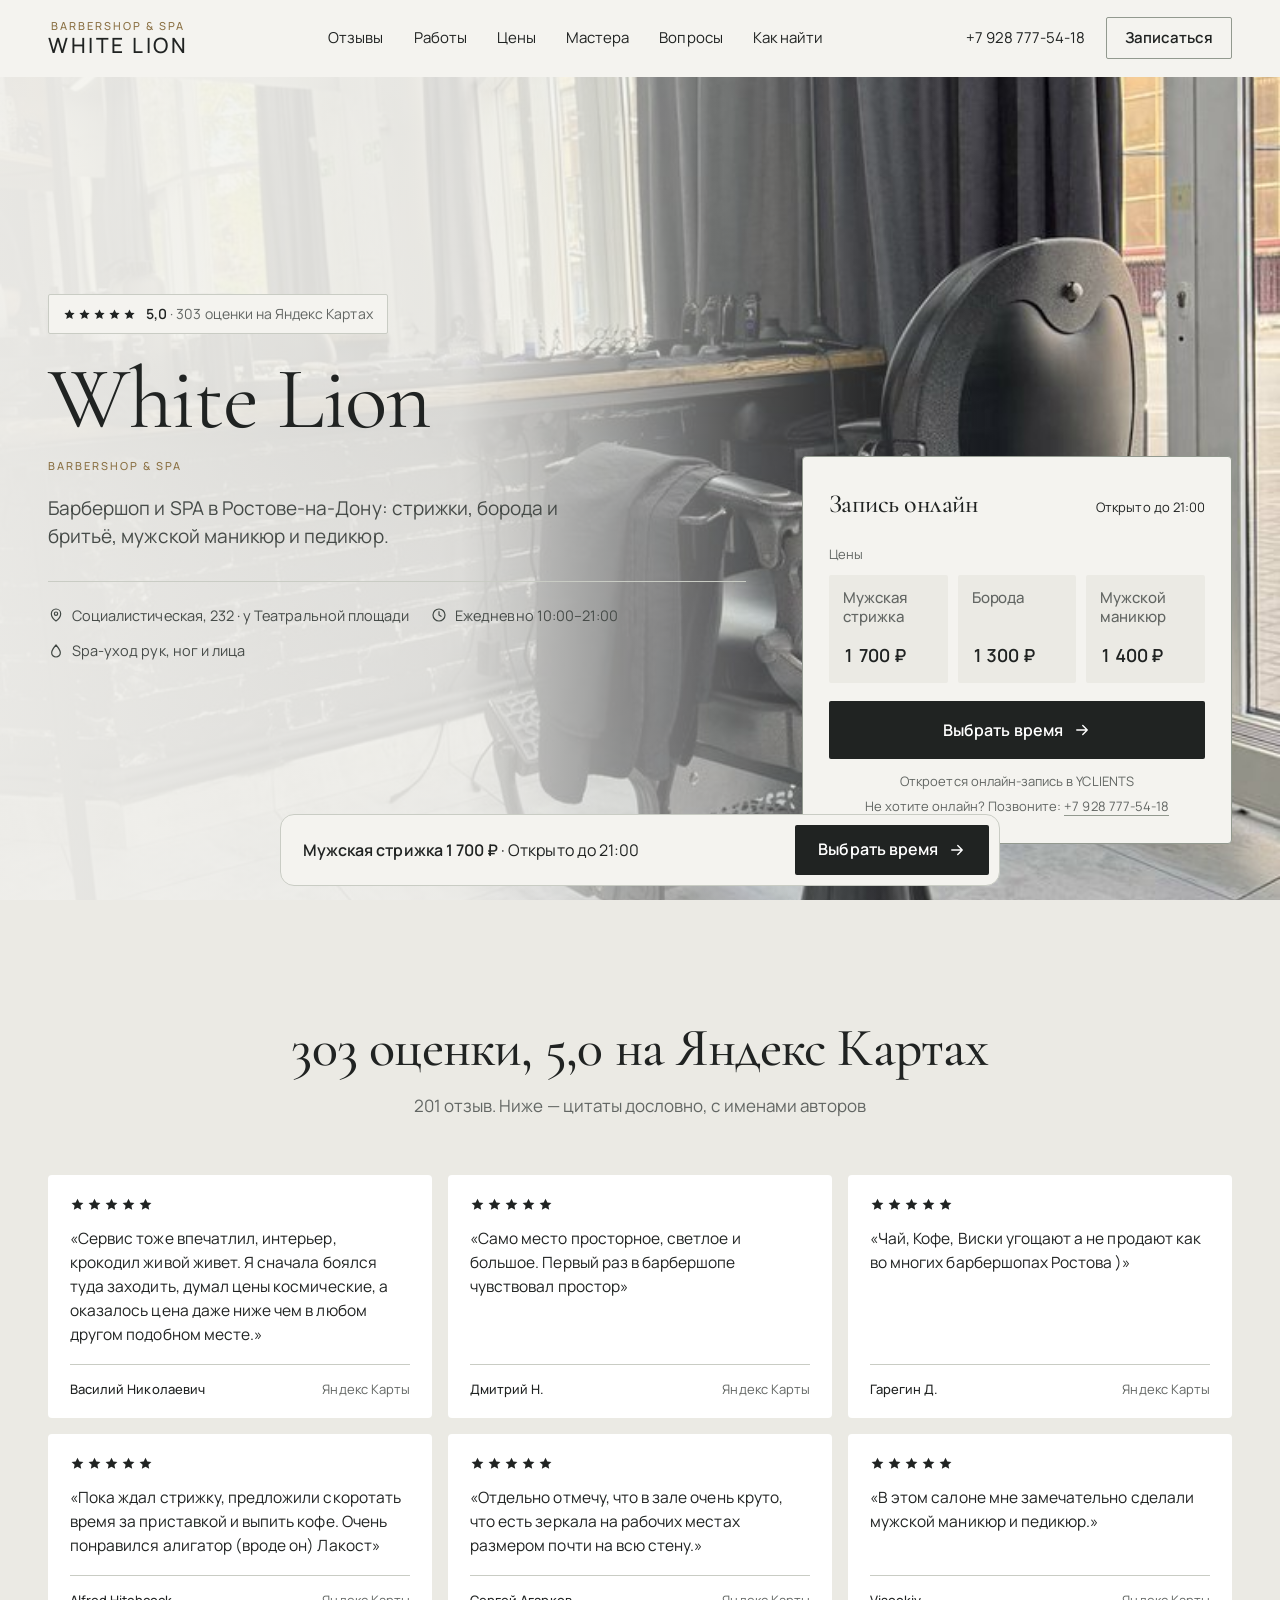
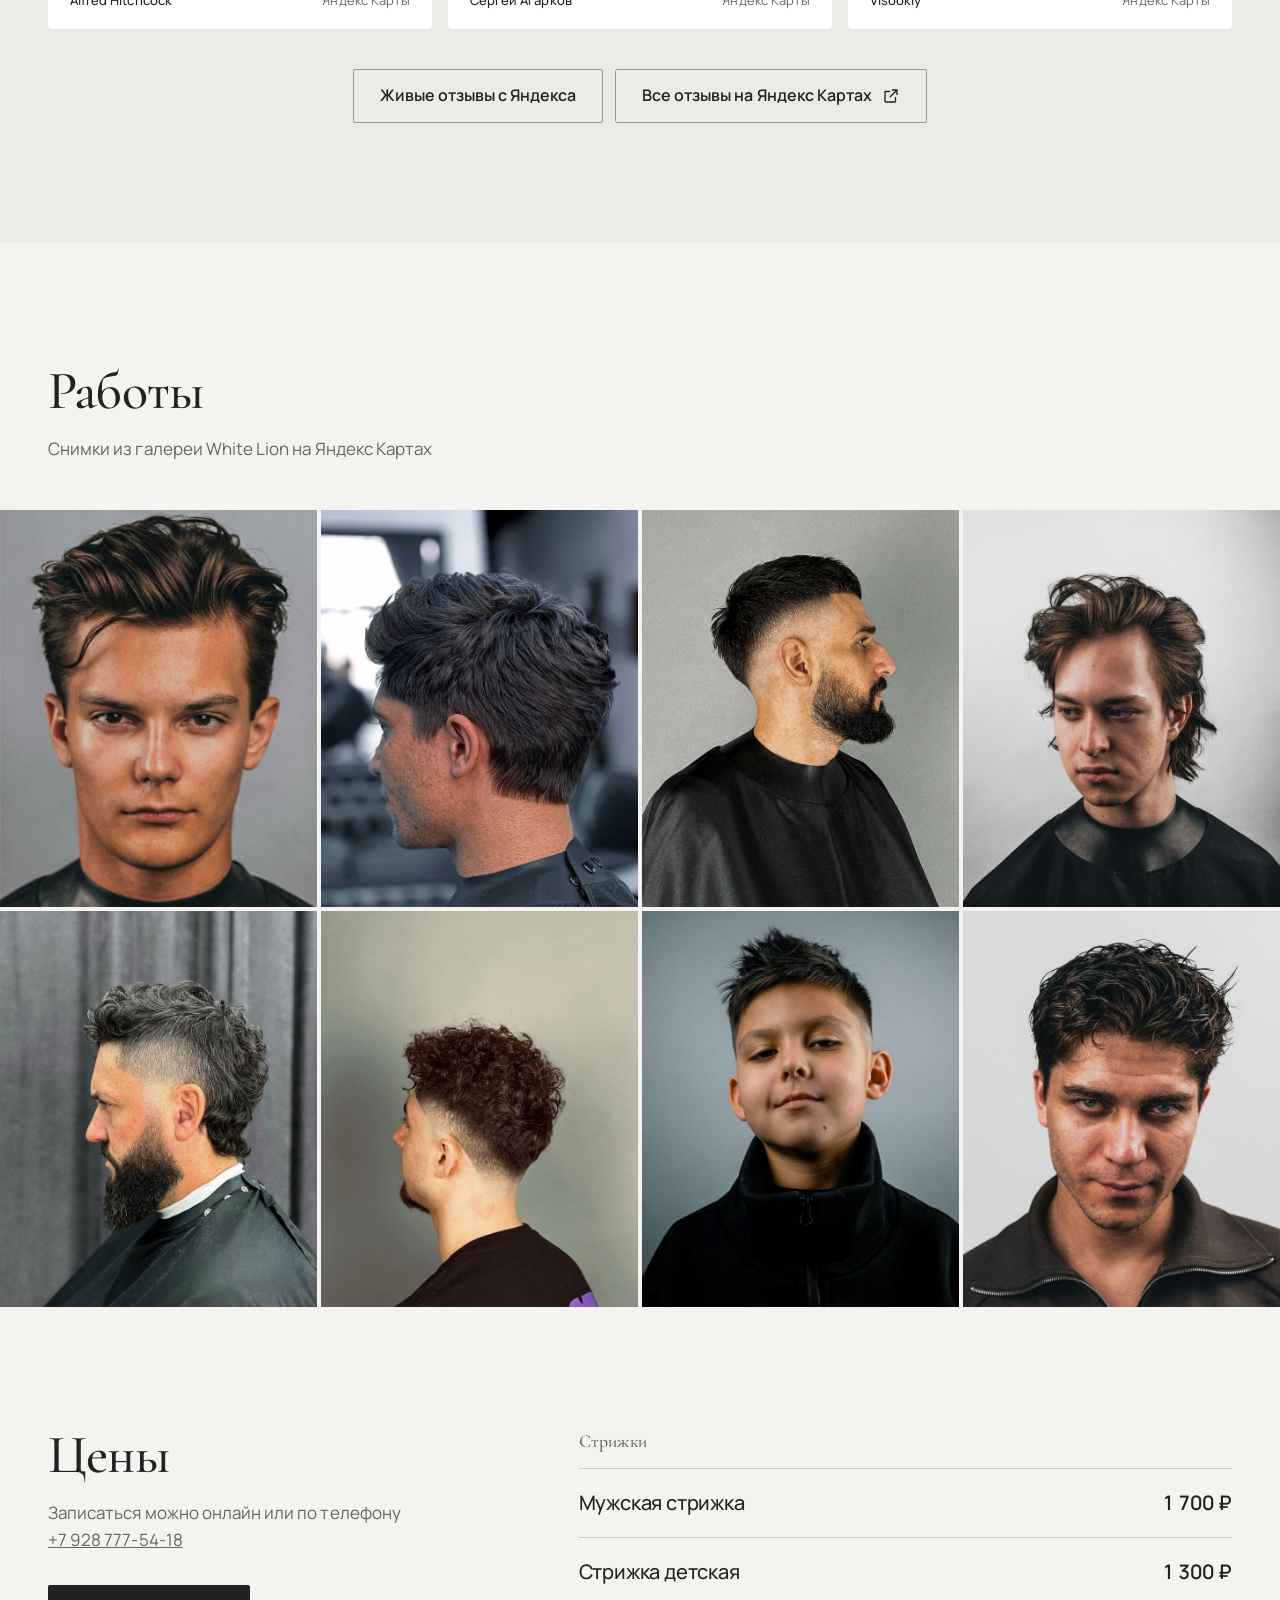
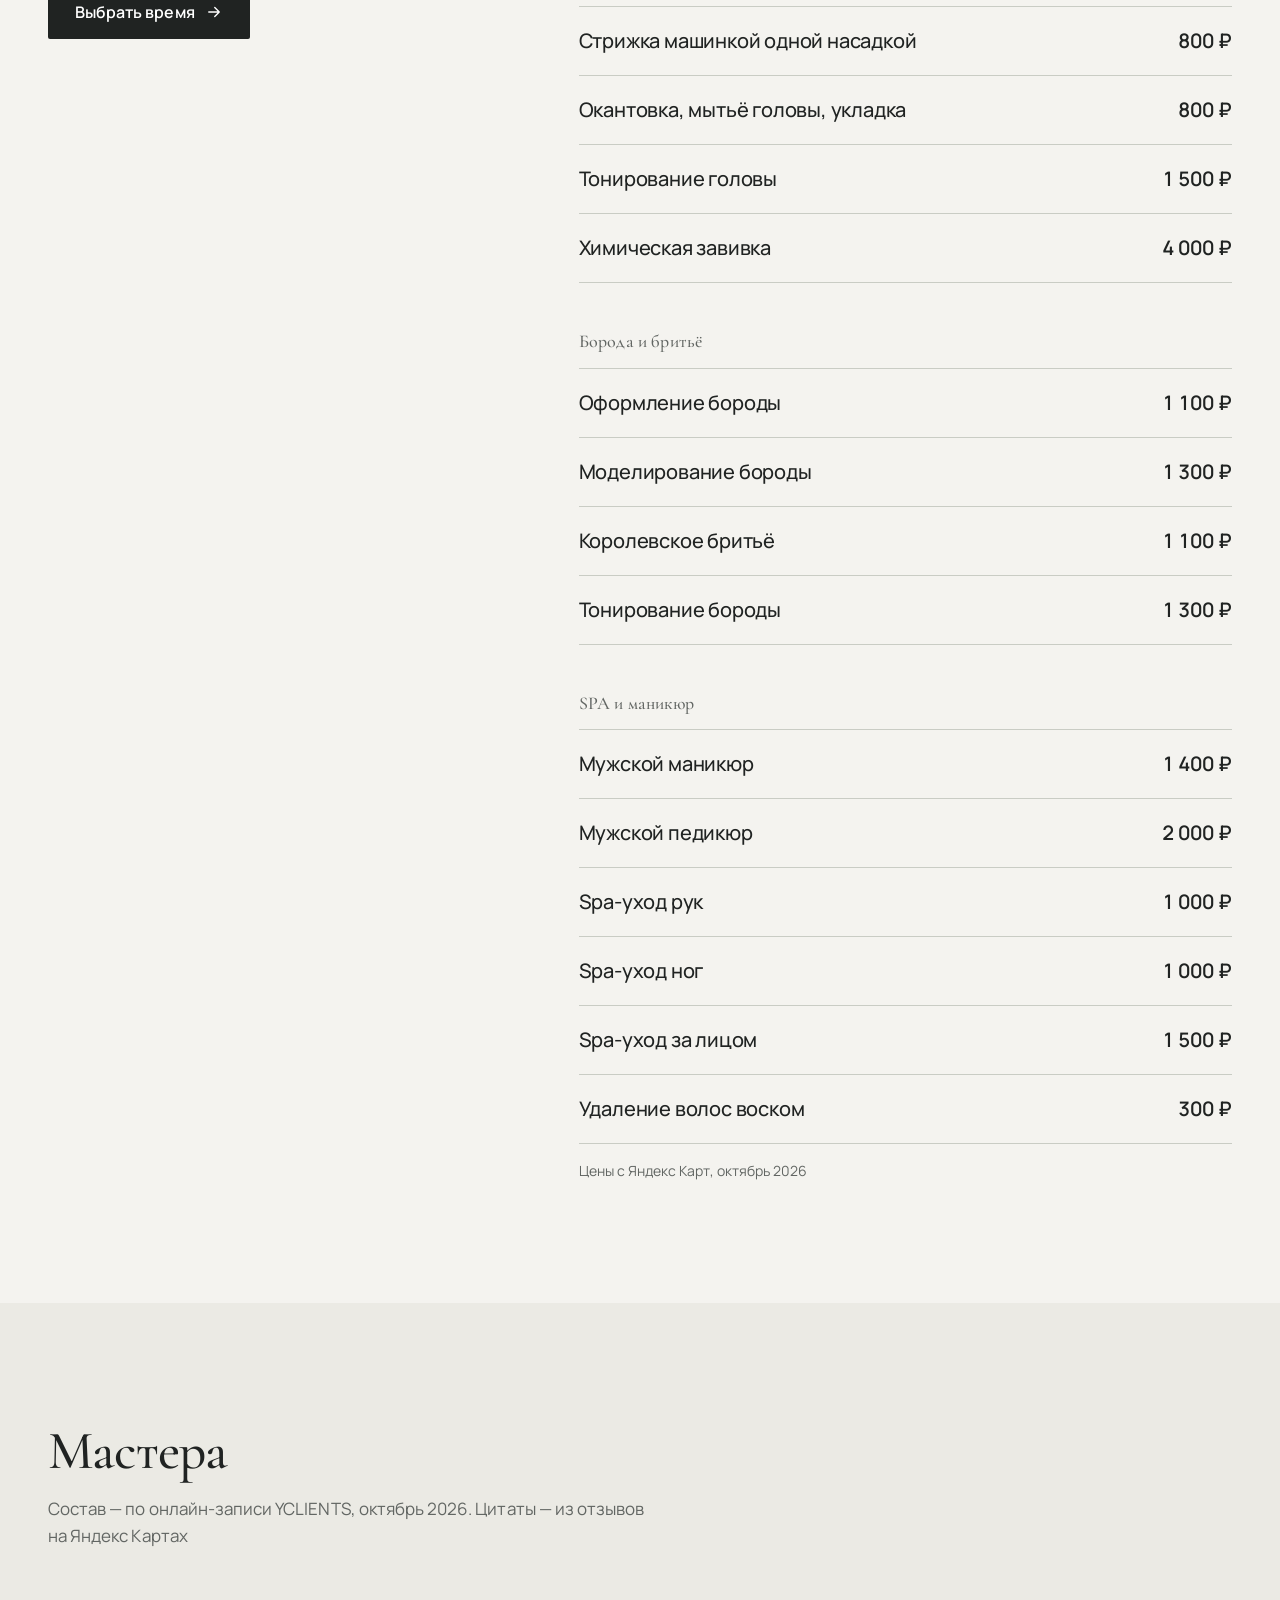
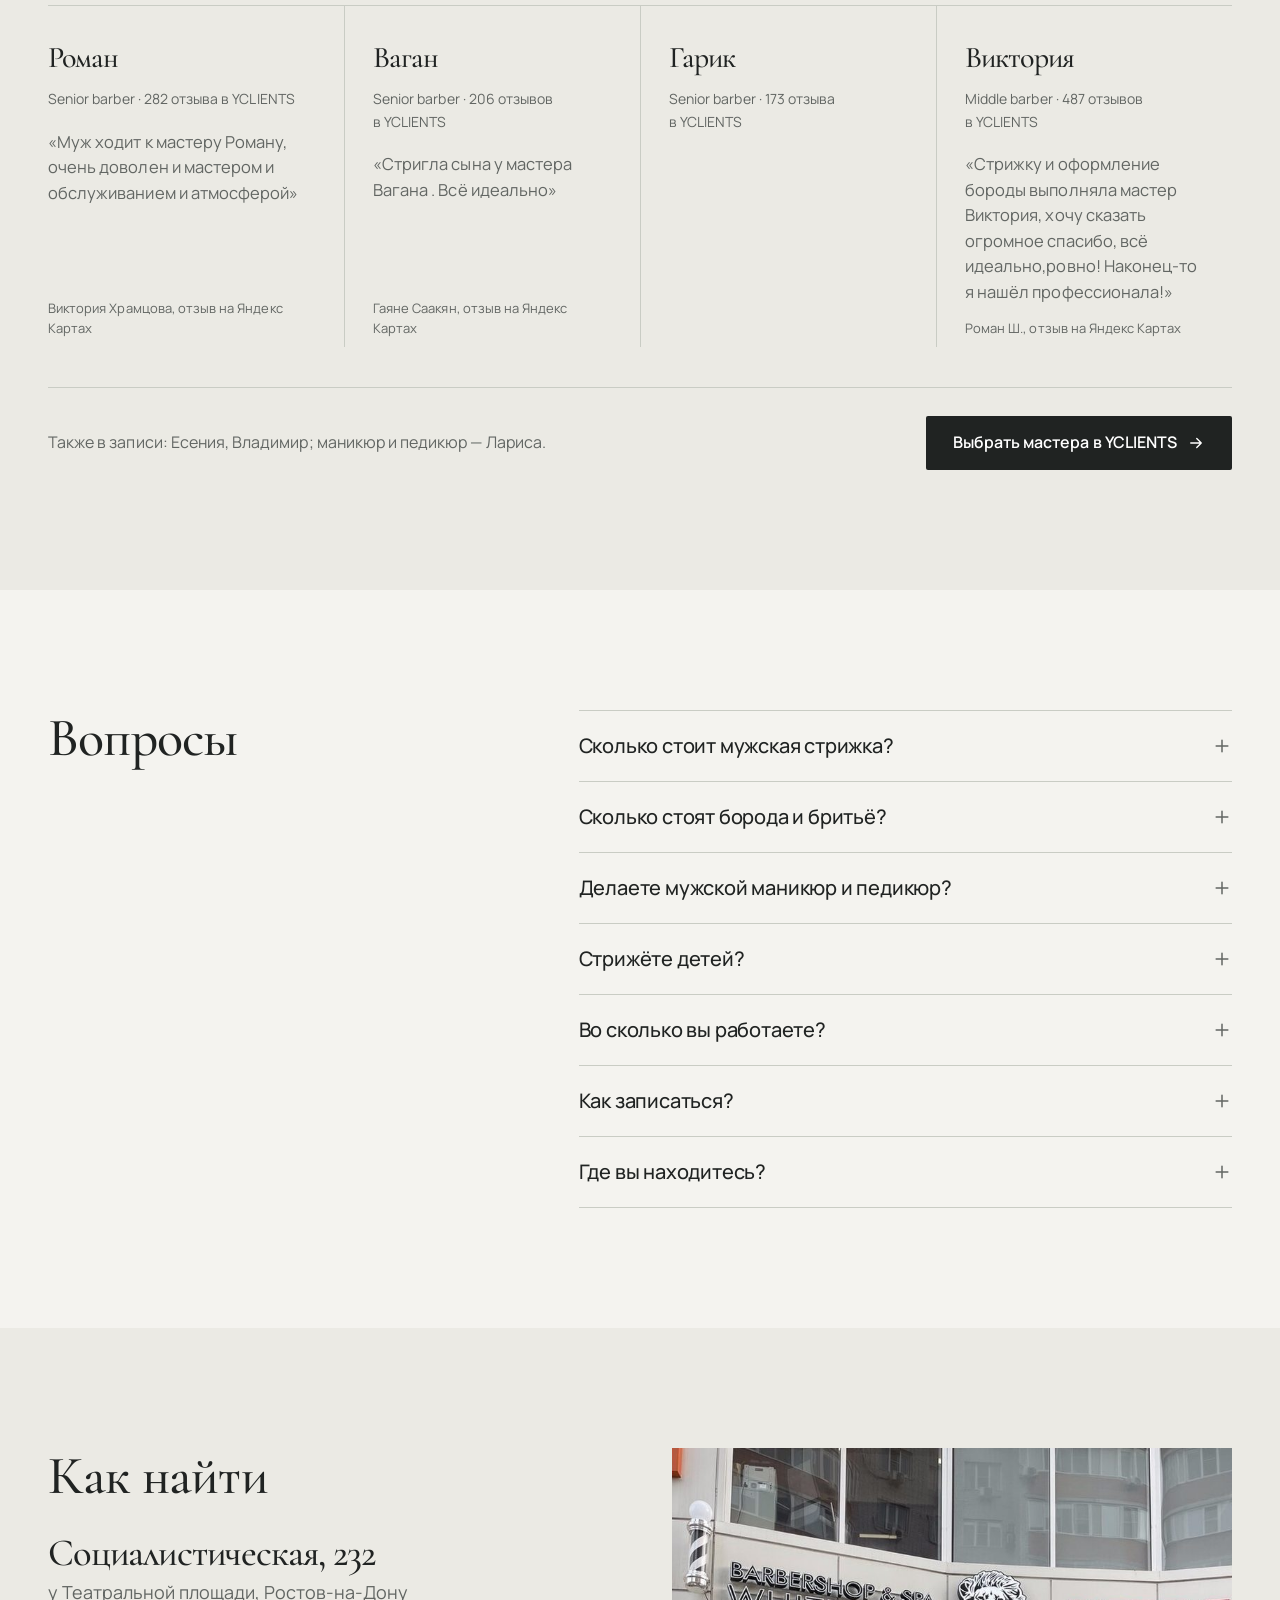
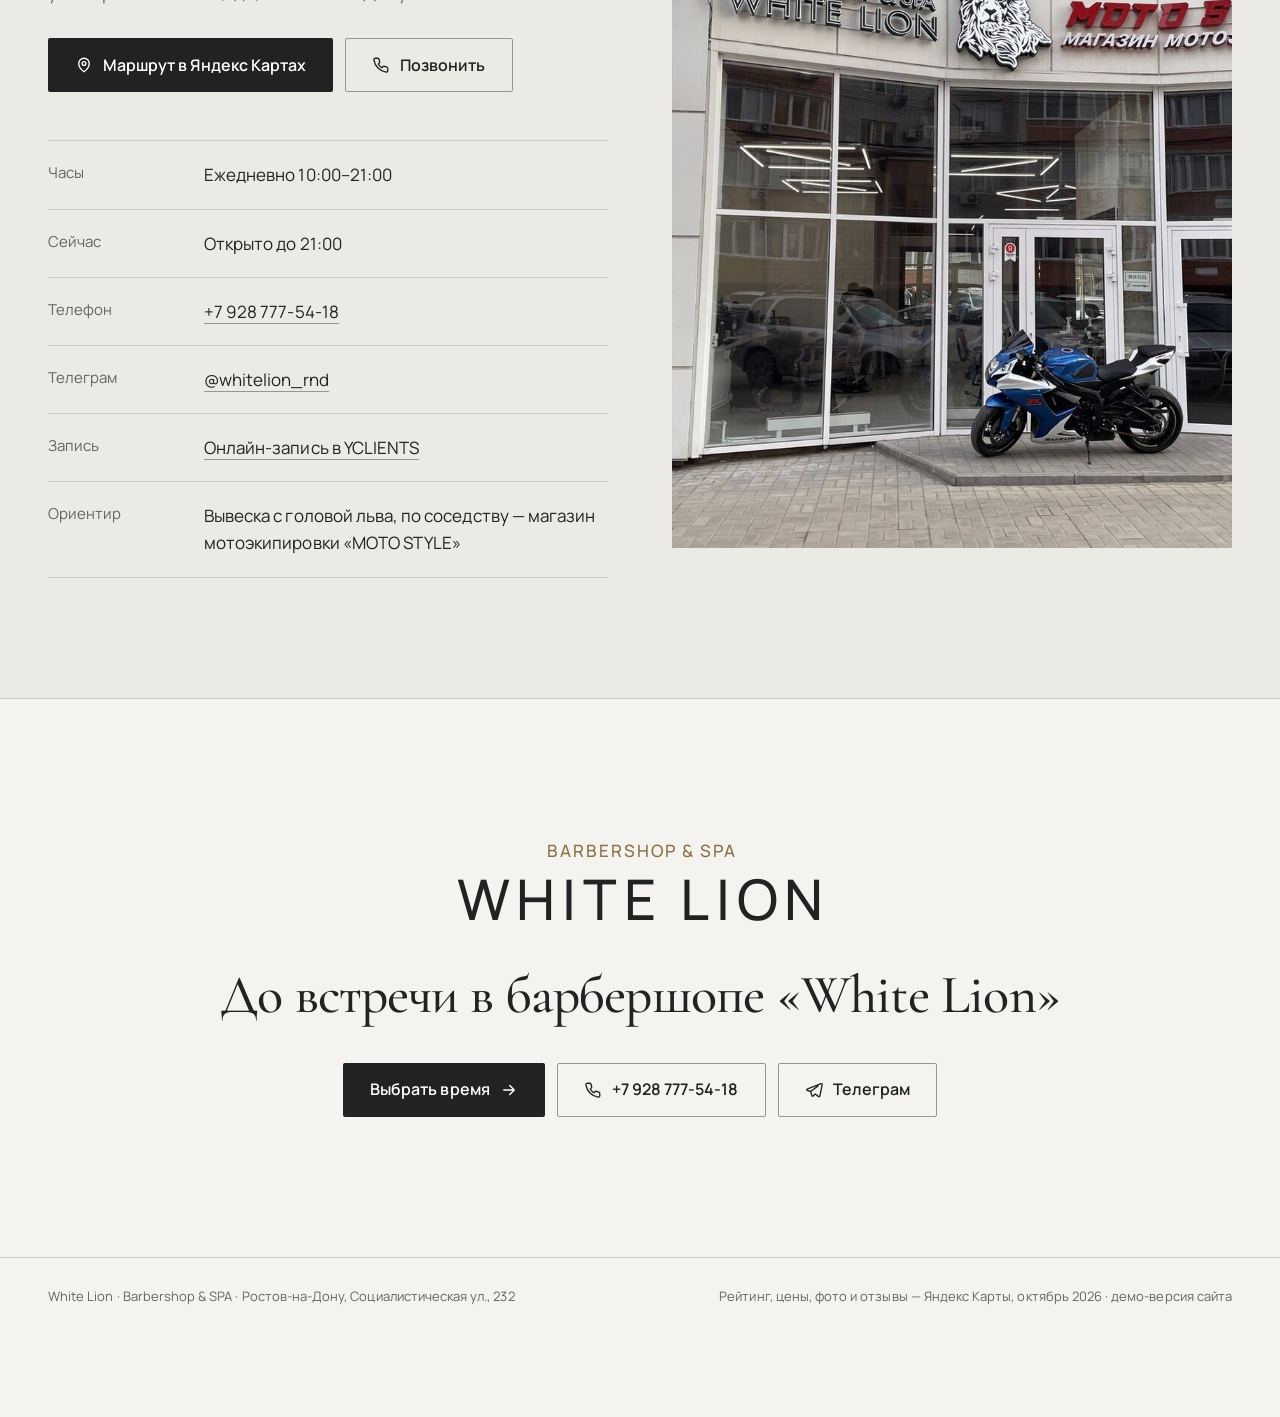
<file: whitelion/index.html>
<!doctype html>
<html lang="ru">
<head>
<meta charset="utf-8">
<meta name="viewport" content="width=device-width, initial-scale=1, viewport-fit=cover">
<meta name="robots" content="noindex, nofollow">
<title>White Lion — Barbershop &amp; SPA, Ростов-на-Дону · стрижка 1 700 ₽, 5,0 на Яндекс Картах</title>
<meta name="description" content="White Lion — барбершоп и SPA у Театральной площади: стрижки, борода и бритьё, мужской маникюр и педикюр. 5,0 на Яндекс Картах, 303 оценки. Ежедневно 10:00–21:00.">
<meta name="theme-color" content="#111213">
<meta property="og:type" content="website">
<meta property="og:locale" content="ru_RU">
<meta property="og:title" content="White Lion, Ростов-на-Дону — 5,0 на Яндекс Картах">
<meta property="og:description" content="Barbershop &amp; SPA. Социалистическая, 232, у Театральной площади. Мужская стрижка 1 700 ₽. Ежедневно 10:00–21:00. Запись онлайн.">
<meta property="og:image" content="https://dm1trorg.github.io/whitelion/img/og.jpg">
<meta property="og:image:width" content="1200">
<meta property="og:image:height" content="630">
<meta property="og:url" content="https://dm1trorg.github.io/whitelion/">
<link rel="icon" href="data:image/svg+xml,%3Csvg xmlns='http://www.w3.org/2000/svg' viewBox='0 0 64 64'%3E%3Crect width='64' height='64' rx='16' fill='%23111213'/%3E%3Ctext x='32' y='43' font-family='Arial,sans-serif' font-size='32' font-weight='700' text-anchor='middle' fill='%23ffffff'%3EW%3C/text%3E%3C/svg%3E">
<link rel="preconnect" href="https://fonts.googleapis.com">
<link rel="preconnect" href="https://fonts.gstatic.com" crossorigin>
<link rel="stylesheet" href="https://fonts.googleapis.com/css2?family=Cormorant+Garamond:wght@500&family=Manrope:wght@400;500;600&display=swap">
<script type="application/ld+json" id="ld">{"@context":"https://schema.org","@graph":[{"@type":"HairSalon","@id":"https://dm1trorg.github.io/whitelion/#salon","name":"White Lion","alternateName":"Barbershop & SPA White Lion","url":"https://dm1trorg.github.io/whitelion/","image":["https://dm1trorg.github.io/whitelion/img/og.jpg","https://dm1trorg.github.io/whitelion/img/hero.jpg"],"telephone":"+79287775418","priceRange":"300–4000 ₽","currenciesAccepted":"RUB","address":{"@type":"PostalAddress","streetAddress":"Социалистическая ул., 232","addressLocality":"Ростов-на-Дону","addressRegion":"Ростовская область","addressCountry":"RU"},"openingHoursSpecification":[{"@type":"OpeningHoursSpecification","dayOfWeek":["Monday","Tuesday","Wednesday","Thursday","Friday","Saturday","Sunday"],"opens":"10:00","closes":"21:00"}],"aggregateRating":{"@type":"AggregateRating","ratingValue":"5.0","ratingCount":303,"bestRating":"5","worstRating":"1"},"sameAs":["https://t.me/whitelion_rnd","https://yandex.ru/maps/org/white_lion/8882750793/"],"hasOfferCatalog":{"@type":"OfferCatalog","name":"Услуги и цены","itemListElement":[{"@type":"Offer","itemOffered":{"@type":"Service","name":"Мужская стрижка"},"price":"1700","priceCurrency":"RUB"},{"@type":"Offer","itemOffered":{"@type":"Service","name":"Стрижка детская"},"price":"1300","priceCurrency":"RUB"},{"@type":"Offer","itemOffered":{"@type":"Service","name":"Стрижка машинкой одной насадкой"},"price":"800","priceCurrency":"RUB"},{"@type":"Offer","itemOffered":{"@type":"Service","name":"Окантовка, мытьё головы, укладка"},"price":"800","priceCurrency":"RUB"},{"@type":"Offer","itemOffered":{"@type":"Service","name":"Тонирование головы"},"price":"1500","priceCurrency":"RUB"},{"@type":"Offer","itemOffered":{"@type":"Service","name":"Химическая завивка"},"price":"4000","priceCurrency":"RUB"},{"@type":"Offer","itemOffered":{"@type":"Service","name":"Оформление бороды"},"price":"1100","priceCurrency":"RUB"},{"@type":"Offer","itemOffered":{"@type":"Service","name":"Моделирование бороды"},"price":"1300","priceCurrency":"RUB"},{"@type":"Offer","itemOffered":{"@type":"Service","name":"Королевское бритьё"},"price":"1100","priceCurrency":"RUB"},{"@type":"Offer","itemOffered":{"@type":"Service","name":"Тонирование бороды"},"price":"1300","priceCurrency":"RUB"},{"@type":"Offer","itemOffered":{"@type":"Service","name":"Мужской маникюр"},"price":"1400","priceCurrency":"RUB"},{"@type":"Offer","itemOffered":{"@type":"Service","name":"Мужской педикюр"},"price":"2000","priceCurrency":"RUB"},{"@type":"Offer","itemOffered":{"@type":"Service","name":"Spa-уход рук"},"price":"1000","priceCurrency":"RUB"},{"@type":"Offer","itemOffered":{"@type":"Service","name":"Spa-уход ног"},"price":"1000","priceCurrency":"RUB"},{"@type":"Offer","itemOffered":{"@type":"Service","name":"Spa-уход за лицом"},"price":"1500","priceCurrency":"RUB"},{"@type":"Offer","itemOffered":{"@type":"Service","name":"Удаление волос воском"},"price":"300","priceCurrency":"RUB"}]},"potentialAction":{"@type":"ReserveAction","target":{"@type":"EntryPoint","urlTemplate":"https://n683979.yclients.ru/","inLanguage":"ru-RU","actionPlatform":["https://schema.org/DesktopWebPlatform","https://schema.org/MobileWebPlatform"]},"result":{"@type":"Reservation","name":"Запись в White Lion"}}},{"@type":"FAQPage","@id":"https://dm1trorg.github.io/whitelion/#faq","mainEntity":[{"@type":"Question","name":"Сколько стоит мужская стрижка?","acceptedAnswer":{"@type":"Answer","text":"1 700 ₽. Детская стрижка — 1 300 ₽, стрижка машинкой одной насадкой — 800 ₽."}},{"@type":"Question","name":"Сколько стоят борода и бритьё?","acceptedAnswer":{"@type":"Answer","text":"Оформление бороды — 1 100 ₽, моделирование — 1 300 ₽, королевское бритьё — 1 100 ₽."}},{"@type":"Question","name":"Делаете мужской маникюр и педикюр?","acceptedAnswer":{"@type":"Answer","text":"Да. Мужской маникюр — 1 400 ₽, педикюр — 2 000 ₽. Spa-уход рук или ног — 1 000 ₽, Spa-уход за лицом — 1 500 ₽."}},{"@type":"Question","name":"Стрижёте детей?","acceptedAnswer":{"@type":"Answer","text":"Да, детская стрижка — 1 300 ₽."}},{"@type":"Question","name":"Во сколько вы работаете?","acceptedAnswer":{"@type":"Answer","text":"Ежедневно с 10:00 до 21:00."}},{"@type":"Question","name":"Как записаться?","acceptedAnswer":{"@type":"Answer","text":"Онлайн: кнопка «Выбрать время» откроет запись в YCLIENTS. Или по телефону +7 928 777-54-18, или в Телеграм @whitelion_rnd."}},{"@type":"Question","name":"Где вы находитесь?","acceptedAnswer":{"@type":"Answer","text":"Ростов-на-Дону, Социалистическая ул., 232, у Театральной площади."}}]}]}</script>
<style>
:root{
  /* дизайн-система 15.10.2026 (Sol): значения ниже заменяют прежние */
  --font-head:"Cormorant Garamond",serif;
  --font-body:"Manrope",sans-serif;
  --font-display:var(--font-head); --font-logo:var(--font-body);
  --fw-head:500; --fw-h1:500; --ls-head:-.015em;
  --bg:#f4f3ef; --bg2:#ebeae4; --bg3:#e1e2db;
  --text:#202322; --muted:#626663; --faint:#626663;
  --ink:#202322; --ink2:#626663; --card:#ffffff;
  --accent:#202322; --accent-h:#414844;
  --accent-lt:#414844; --on-accent:#ffffff;
  --accent-ink:#202322; --brass:#8a7043;
  --line:#c9ccc4; --line2:#92998f;
  --r:4px; --rb:2px;
  --hero-pos:65% 35%; --hero-pos-m:58% 50%;
  /* общее из шаблона */
  --rev-bg:url(img/hero.jpg); --gut:48px; --max:1240px; --ease:cubic-bezier(.16,1,.3,1);
}
*{box-sizing:border-box}
html{-webkit-text-size-adjust:100%;scroll-behavior:smooth}
body{margin:0;background:var(--bg);color:var(--text);font:400 17px/1.5 var(--font-body);letter-spacing:.003em;-webkit-font-smoothing:antialiased;overflow-x:hidden}
img{display:block;max-width:100%}
a{color:inherit}
h1,h2,h3,p,ul,ol,dl,dd,blockquote,figure{margin:0;padding:0}
ul,ol{list-style:none}
button{font:inherit;color:inherit}
[hidden]{display:none!important}
.wrap{width:min(var(--max),100% - 2*var(--gut));margin-inline:auto}
.ico{width:18px;height:18px;flex:none;fill:none;stroke:currentColor;stroke-width:1.8;stroke-linecap:round;stroke-linejoin:round}
.nb{white-space:nowrap}
:focus-visible{outline:2px solid var(--accent-lt);outline-offset:3px}

/* КНОПКИ: прямоугольные, с наведением и нажатием */
.btn{display:inline-flex;align-items:center;justify-content:center;gap:10px;height:54px;padding:0 26px;border-radius:var(--rb);border:1px solid transparent;font-weight:600;font-size:16px;text-decoration:none;cursor:pointer;white-space:nowrap;transition:background .18s,border-color .18s,color .18s,transform .12s;-webkit-tap-highlight-color:transparent}
.btn:active{transform:translateY(1px)}
.btn .ico{transition:transform .25s var(--ease)}
.btn:hover .ico.arr{transform:translateX(3px)}
.btn-main{background:var(--accent);color:var(--accent-ink)}
.btn-main:hover{background:var(--accent-h)}
.btn-line{border-color:var(--line2);color:var(--text);background:transparent}
.btn-line:hover{background:#fff;color:var(--ink);border-color:#fff}
.btn-sm{height:42px;padding:0 18px;font-size:15px}

/* ЛОГОТИП: надпись как на их вывеске — BARBERSHOP & SPA над WHITE LION, прописными */
.brand{display:flex;align-items:center;gap:12px;text-decoration:none}
.wm{display:inline-flex;flex-direction:column;align-items:center;font-family:var(--font-logo);color:#fff;line-height:1;text-transform:uppercase}
.wm small{display:block;font-size:9.5px;font-weight:500;letter-spacing:.235em;margin-right:-.235em;color:rgba(255,255,255,.82)}
.wm span{display:block;margin-top:4px;font-size:21px;font-weight:500;letter-spacing:.12em;margin-right:-.12em}

/* ШАПКА */
.top{position:fixed;inset:0 0 auto;z-index:40;transition:background .25s,border-color .25s,backdrop-filter .25s;border-bottom:1px solid transparent}
.top.solid{background:rgba(17,18,19,.86);-webkit-backdrop-filter:blur(14px);backdrop-filter:blur(14px);border-bottom-color:var(--line)}
.top .wrap{display:flex;align-items:center;justify-content:space-between;gap:24px;height:76px}
.nav{display:flex;gap:30px;font-size:15px}
.nav a{position:relative;text-decoration:none;color:rgba(242,242,240,.78);padding:6px 0;transition:color .2s}
.nav a::after{content:"";position:absolute;left:0;right:100%;bottom:0;height:1px;background:currentColor;transition:right .35s var(--ease)}
.nav a:hover{color:#fff}.nav a:hover::after{right:0}
.top-r{display:flex;align-items:center;gap:20px}
.top-tel{font-size:15px;text-decoration:none;color:rgba(242,242,240,.85);white-space:nowrap}
.top-tel:hover{color:#fff}

/* ПЕРВЫЙ ЭКРАН */
.hero{position:relative;min-height:max(720px,100svh);display:flex;align-items:stretch;padding:112px 0 56px;isolation:isolate;overflow:hidden}
/* фото во весь экран справа налево, левый край растворяется в тёмном — без рамок */
.hero-bg{position:absolute;top:0;right:0;width:min(72%,1120px);height:100%;object-fit:cover;object-position:var(--hero-pos);z-index:-2;filter:brightness(.82) saturate(.94);-webkit-mask-image:linear-gradient(90deg,transparent 0%,#000 36%);mask-image:linear-gradient(90deg,transparent 0%,#000 36%)}
.hero::before{content:"";position:absolute;inset:0;z-index:-1;background:
  linear-gradient(90deg,rgba(14,15,16,.55) 0%,rgba(14,15,16,.25) 45%,rgba(14,15,16,0) 70%),
  linear-gradient(180deg,rgba(14,15,16,.6) 0%,rgba(14,15,16,0) 20%,rgba(14,15,16,0) 60%,rgba(14,15,16,.85) 100%)}
.hero-grid{display:grid;grid-template-columns:minmax(0,1fr) 430px;gap:56px;align-items:center}
.hero-grid .book{align-self:end}
.left{display:flex;flex-direction:column;gap:30px}
.rating{display:inline-flex;align-items:center;gap:10px;align-self:flex-start;padding:8px 14px;border-radius:var(--rb);background:rgba(17,18,19,.55);border:1px solid var(--line);-webkit-backdrop-filter:blur(8px);backdrop-filter:blur(8px);font-size:14px;color:var(--muted);text-decoration:none;transition:border-color .2s}
.rating:hover{border-color:var(--line2)}
.rating b{color:#fff;font-weight:600}
.stars{display:inline-flex;gap:2px;color:#fff}
.stars svg{width:13px;height:13px;fill:currentColor}
.intro h1{margin-top:22px;font-family:var(--font-display);font-weight:400;font-size:clamp(52px,6vw,88px);line-height:.98;letter-spacing:-.04em}
/* подпись под названием — как верхняя строка их вывески */
.intro h1 .kind{display:block;margin-top:16px;font-family:var(--font-logo);font-size:max(13px,.19em);font-weight:500;line-height:1.2;letter-spacing:.24em;text-transform:uppercase;color:rgba(242,242,240,.78)}
.intro .sub{margin-top:22px;max-width:29em;font-size:19px;line-height:1.5;color:rgba(242,242,240,.8)}
/* факты — просто строка с иконками, без плашек и обводок */
.facts{display:flex;flex-wrap:wrap;gap:12px 22px;padding-top:22px;border-top:1px solid var(--line)}
.facts li{display:inline-flex;align-items:center;gap:8px;font-size:14.5px;color:rgba(242,242,240,.86)}
.facts .ico{width:16px;height:16px;color:var(--accent-lt)}

/* КАРТОЧКА ЗАПИСИ — как у Porem */
.book{background:rgba(22,23,25,.8);-webkit-backdrop-filter:blur(18px) saturate(1.1);backdrop-filter:blur(18px) saturate(1.1);border:1px solid var(--line);border-radius:var(--r);padding:26px;box-shadow:0 30px 80px -30px rgba(0,0,0,.7)}
.book-h{display:flex;align-items:baseline;justify-content:space-between;gap:12px}
.book-h h2{font-size:22px;font-weight:600;letter-spacing:-.02em}
.book-st{font-size:13px;color:var(--muted);white-space:nowrap}
.book-st.open{color:#fff}
.book-l{margin:20px 0 10px;font-size:13px;color:var(--faint)}
.tiles{display:grid;grid-template-columns:repeat(3,1fr);gap:10px}
/* цены в карточке — только показ, не выбор: без обводки, наведения и выделения */
.tile{display:flex;flex-direction:column;justify-content:space-between;gap:14px;min-height:92px;padding:14px;border-radius:10px;background:rgba(255,255,255,.06)}
.tile b{font-weight:500;font-size:15px;line-height:1.25;letter-spacing:-.005em;color:rgba(242,242,240,.82);-webkit-hyphens:auto;hyphens:auto}
.tile em{font-style:normal;font-weight:600;font-size:18px;letter-spacing:-.01em;font-variant-numeric:tabular-nums}
.book .btn-main{width:100%;height:58px;margin-top:18px;font-size:16px}
.book-n{margin-top:12px;font-size:13px;color:var(--faint);text-align:center}
.book-p{margin-top:4px;font-size:13px;color:var(--faint);text-align:center}
.book-p a{color:var(--muted);text-decoration:none;border-bottom:1px solid var(--line2);white-space:nowrap}
.book-p a:hover{color:#fff}

/* ОБЩЕЕ ДЛЯ СЕКЦИЙ */
.sec{padding:120px 0}
.h2{font-family:var(--font-display);font-weight:500;font-size:clamp(34px,4.2vw,56px);line-height:1.04;letter-spacing:-.035em}
.lead{margin-top:16px;color:var(--muted);font-size:17px;max-width:36em}
.lead a{color:inherit;white-space:nowrap}
.rv{opacity:0;transform:translateY(22px);transition:opacity .9s var(--ease),transform .9s var(--ease)}
.rv.in{opacity:1;transform:none}

/* ОТЗЫВЫ — белые карточки на размытом фото, как у Porem */
.reviews{position:relative;isolation:isolate;overflow:hidden;padding:120px 0}
.reviews::before{content:"";position:absolute;inset:-60px;z-index:-1;background:var(--rev-bg) center 40%/cover;filter:blur(30px) brightness(.3) saturate(.8)}
.reviews-head{text-align:center}
.reviews-head .lead{margin-inline:auto}
.rgrid{margin-top:56px;display:grid;grid-template-columns:repeat(var(--rn,4),minmax(0,1fr));gap:16px}
.rcard{display:flex;flex-direction:column;background:var(--card);color:var(--ink);border-radius:var(--r);padding:22px 22px 18px}
.rcard .stars{color:var(--ink)}
.rcard .stars svg{width:15px;height:15px}
.rcard blockquote{margin-top:14px;font-size:15.5px;line-height:1.55;color:#2b2d31;flex:1}
.rcard footer{margin-top:18px;padding-top:14px;border-top:1px solid #e9e9e7;display:flex;justify-content:space-between;align-items:center;gap:10px;font-size:13px;color:var(--ink2)}
.rcard footer b{font-weight:500;color:var(--ink)}
.rcard footer span{white-space:nowrap}
.reviews-more{margin-top:40px;display:flex;justify-content:center;flex-wrap:wrap;gap:12px}
/* живые отзывы Яндекса: виджет грузится только по нажатию */
.yw{position:relative;max-width:560px;margin:32px auto 0}
.yw-f{height:800px;border-radius:var(--r);overflow:hidden;background:#fff}
.yw-f iframe{display:block;width:100%;height:100%;border:0}
.yw-x{position:absolute;top:-16px;right:-16px;z-index:2;width:40px;height:40px;border-radius:50%;border:1px solid var(--line2);background:#1c1d20;color:var(--text);display:grid;place-items:center;cursor:pointer;transition:background .15s}
.yw-x:hover{background:#2c2e32}
.yw-x svg{width:18px;height:18px}

/* РАБОТЫ — чистые прямоугольники от края до края */
.works{padding:120px 0 0}
.works-head{display:flex;justify-content:space-between;align-items:flex-end;gap:24px;margin-bottom:48px}
.wgrid{display:grid;grid-template-columns:repeat(var(--wn,3),1fr);gap:4px}
.wgrid figure{position:relative;aspect-ratio:4/5;overflow:hidden;background:var(--bg2)}
.wgrid img{width:100%;height:100%;object-fit:cover;transition:transform 1.2s var(--ease)}
.wgrid figure:hover img{transform:scale(1.03)}

/* ЦЕНЫ: три группы, как в прайсе */
.prices-grid{display:grid;grid-template-columns:minmax(0,5fr) minmax(0,7fr);gap:64px;align-items:start}
.prices-side{position:sticky;top:116px}
.prices-side .btn{margin-top:32px}
.pgroup+.pgroup{margin-top:44px}
.pgroup h3{margin-bottom:12px;font-size:16px;font-weight:500;letter-spacing:.01em;color:var(--muted)}
.plist li{display:flex;justify-content:space-between;align-items:baseline;gap:24px;padding:18px 0;border-bottom:1px solid var(--line)}
.plist li:first-child{border-top:1px solid var(--line)}
.plist .pn{font-size:20px;font-weight:500;letter-spacing:-.01em}
.plist .pn small{display:block;font-size:14px;font-weight:400;color:var(--faint);margin-top:2px;letter-spacing:0}
.plist .pp{font-size:20px;font-weight:500;white-space:nowrap;font-variant-numeric:tabular-nums}
.pnote{margin-top:16px;font-size:14px;color:var(--faint)}

/* МАСТЕРА — без портретов: имя и дословная фраза */
.masters{background:var(--bg2)}
.mgrid{margin-top:56px;display:grid;grid-template-columns:repeat(var(--mcols,4),minmax(0,1fr));gap:0;border-top:1px solid var(--line)}
.mgrid li{display:flex;flex-direction:column;padding:28px 28px 8px 0}
.mgrid li+li{padding-left:28px;border-left:1px solid var(--line)}
.mgrid h3{font-size:30px;font-weight:500;letter-spacing:-.03em}
.mgrid .role{margin-top:6px;font-size:14px;color:var(--muted)}
.mgrid blockquote{margin-top:18px;font-size:16.5px;line-height:1.55;color:rgba(242,242,240,.86);flex:1;max-width:30em}
.mgrid .src{margin-top:14px;font-size:13px;color:var(--faint)}
.mfoot{margin-top:40px;padding-top:28px;border-top:1px solid var(--line);display:flex;flex-wrap:wrap;align-items:center;justify-content:space-between;gap:20px 32px}
.mmore{color:var(--muted);font-size:16px;max-width:34em}

/* ВОПРОСЫ */
.faq-grid{display:grid;grid-template-columns:minmax(0,5fr) minmax(0,7fr);gap:64px;align-items:start}
.qa{border-top:1px solid var(--line)}
.qa details{border-bottom:1px solid var(--line)}
.qa summary{list-style:none;cursor:pointer;display:flex;justify-content:space-between;align-items:center;gap:20px;padding:22px 0;font-weight:500;font-size:20px;line-height:1.3;letter-spacing:-.01em;transition:color .15s}
.qa summary::-webkit-details-marker{display:none}
.qa summary svg{width:20px;height:20px;flex:none;color:var(--faint);transition:transform .25s var(--ease),color .15s}
.qa details[open] summary svg{transform:rotate(45deg)}
.qa summary:hover{color:#fff}.qa summary:hover svg{color:var(--text)}
.qa p{padding:0 40px 24px 0;color:rgba(242,242,240,.8);font-size:17px;line-height:1.55}

/* КАК НАЙТИ: адрес и кнопки, фото фасада, часы и контакты */
.find{background:var(--bg2)}
.find-grid{display:grid;grid-template-columns:minmax(0,1fr) minmax(0,1fr);grid-template-areas:"main ph" "dl ph";gap:48px 64px;align-items:start}
.find-main{grid-area:main}
.find-ph{grid-area:ph;aspect-ratio:4/5;overflow:hidden;background:var(--bg3)}
.find-ph img{width:100%;height:100%;object-fit:cover}
.find .dl{grid-area:dl}
.addr{margin-top:28px;font-size:clamp(28px,3vw,40px);font-weight:500;letter-spacing:-.03em;line-height:1.1}
.addr small{display:block;margin-top:8px;font-size:18px;font-weight:400;letter-spacing:0;color:var(--muted)}
.find-btns{display:flex;flex-wrap:wrap;gap:12px;margin-top:36px}
.dl div{display:grid;grid-template-columns:140px 1fr;gap:16px;padding:20px 0;border-bottom:1px solid var(--line)}
.dl div:first-child{border-top:1px solid var(--line)}
.dl dt{color:var(--faint);font-size:15px}
.dl dd{font-size:17px}
.dl dd a{text-decoration:none;border-bottom:1px solid var(--line2)}
.dl dd a:hover{border-bottom-color:#fff}

/* ФИНАЛ */
.final{padding:140px 0;text-align:center;border-top:1px solid var(--line)}
.final .wm{margin-bottom:40px}
.final .wm small{font-size:17px}
.final .wm span{margin-top:12px;font-size:56px}
.final-btns{display:flex;justify-content:center;flex-wrap:wrap;gap:12px;margin-top:40px}

/* ПОДВАЛ */
.foot{border-top:1px solid var(--line);padding:28px 0 110px;font-size:13px;color:var(--faint)}
.foot .wrap{display:flex;justify-content:space-between;flex-wrap:wrap;gap:8px 32px}
.foot a{text-decoration:none}.foot a:hover{color:var(--text)}

/* ЛИПКАЯ ПАНЕЛЬ: главная услуга, цена, открыто ли сейчас + запись; прячется рядом с другими кнопками записи */
.sticky{position:fixed;left:50%;bottom:calc(14px + env(safe-area-inset-bottom));z-index:50;width:min(720px,calc(100% - 24px));display:flex;align-items:center;justify-content:space-between;gap:16px;padding:10px 10px 10px 22px;border-radius:14px;background:rgba(19,20,22,.92);-webkit-backdrop-filter:blur(14px);backdrop-filter:blur(14px);border:1px solid var(--line);box-shadow:0 18px 40px -16px rgba(0,0,0,.85);transform:translate(-50%,170%);visibility:hidden;transition:transform .32s var(--ease),visibility .32s}
.sticky.show{transform:translate(-50%,0);visibility:visible}
.sticky .info{font-size:16px;line-height:1.3;min-width:0}
.sticky .info b{font-weight:600}
.sticky .st{color:var(--muted)}
.sticky .st.open{color:#fff}
.sticky .btn{height:50px;padding:0 22px;flex:none}

@media (max-width:1100px){
  .nav{display:none}
  .hero-grid{grid-template-columns:minmax(0,1fr) 400px;gap:40px}
  .rgrid{grid-template-columns:repeat(2,minmax(0,1fr))}
  .mgrid[data-n="4"]{grid-template-columns:repeat(2,minmax(0,1fr))}
  .mgrid[data-n="4"] li:nth-child(3){padding-left:0;border-left:0}
  .mgrid[data-n="4"] li:nth-child(n+3){border-top:1px solid var(--line);margin-top:20px}
  .wgrid{grid-template-columns:repeat(2,1fr)}
}
@media (max-width:860px){
  :root{--gut:16px}
  .top{position:absolute}
  .top .wrap{height:64px}
  .wm small{font-size:8.5px}
  .wm span{font-size:18px;margin-top:3px}
  .top-tel{display:none}
  .hero{display:block;min-height:0;padding:0 0 36px}
  .hero-bg{width:100%;height:470px;object-position:var(--hero-pos-m);filter:brightness(.88);-webkit-mask-image:none;mask-image:none}
  .hero::before{background:linear-gradient(180deg,rgba(17,18,19,.6) 0px,rgba(17,18,19,0) 90px,rgba(17,18,19,0) 250px,rgba(17,18,19,.82) 380px,var(--bg) 470px)}
  .hero-grid{display:flex;flex-direction:column;gap:20px;padding-top:280px}
  .left{display:contents}
  .intro{order:1}.book{order:2}.facts{order:3}
  .rating{padding:7px 12px;font-size:13px}
  .intro h1{margin-top:14px;font-size:clamp(42px,12.6vw,56px);letter-spacing:-.045em}
  .intro h1 .kind{margin-top:10px;font-size:12px;letter-spacing:.22em}
  .intro .sub{margin-top:12px;font-size:16px;line-height:1.45}
  /* облегчённая карточка: кнопка выше на первом экране */
  .book{padding:14px;background:rgba(26,27,30,.92)}
  .book-h h2{font-size:18px}
  .book-l{margin:8px 0 6px;font-size:12.5px}
  .tiles{gap:6px}
  .tile{min-height:0;padding:9px 10px;gap:6px}
  .tile b{font-size:13.5px}
  .tile em{font-size:15.5px}
  .book .btn-main{height:52px;margin-top:10px}
  .book-n{display:none}
  .book-p{margin-top:8px;font-size:12.5px}
  .facts{gap:12px 22px;padding-top:18px}
  .facts li{font-size:14px}
  .sec,.reviews{padding:80px 0}
  .works{padding-top:80px}
  .works-head{display:block;margin-bottom:28px}
  .rgrid{margin:36px calc(-1*var(--gut)) 0;padding:0 var(--gut) 6px;display:flex;overflow-x:auto;scroll-snap-type:x mandatory;scroll-padding:0 var(--gut);gap:12px;align-items:flex-start;scrollbar-width:none}
  .rgrid::-webkit-scrollbar{display:none}
  .rcard{flex:0 0 82%;scroll-snap-align:start}
  .reviews-more .btn{flex:1 1 100%}
  .yw-x{right:4px;top:-18px}
  .yw-f{height:720px}
  .wgrid{gap:3px}
  .prices-grid,.faq-grid{grid-template-columns:1fr;gap:32px}
  .prices-side{position:static}
  .pgroup+.pgroup{margin-top:32px}
  .plist .pn,.plist .pp{font-size:17px}
  .plist li{padding:15px 0}
  .qa summary{font-size:17px;padding:18px 0}
  .qa p{padding-right:0;font-size:16px}
  .mgrid,.mgrid[data-n="4"]{grid-template-columns:1fr;margin-top:36px}
  .mgrid li,.mgrid li+li{padding:24px 0 22px;border-left:0;margin-top:0}
  .mgrid li+li{border-top:1px solid var(--line)}
  .mgrid h3{font-size:26px}
  .mgrid blockquote{font-size:16.5px;margin-top:14px}
  .mfoot{margin-top:8px}
  .mfoot .btn{flex:1 1 100%}
  .find-grid{grid-template-columns:1fr;grid-template-areas:"main" "ph" "dl";gap:32px}
  .find-ph{margin-inline:calc(-1*var(--gut))}
  .dl div{grid-template-columns:110px 1fr}
  .final{padding:96px 0 110px}
  .final .wm small{font-size:11px}
  .final .wm span{font-size:36px;margin-top:8px}
  .final-btns .btn{flex:1 1 100%}
  .find-btns .btn{flex:1 1 auto}
  .sticky{padding:8px 8px 8px 16px;gap:12px;border-radius:12px;bottom:calc(10px + env(safe-area-inset-bottom));width:calc(100% - 20px)}
  .sticky .info{font-size:14px}
  .sticky .sep{display:none}
  .sticky .st{display:block;font-size:13px;margin-top:2px}
  .sticky .btn{height:48px;padding:0 16px;font-size:15.5px}
  .sticky .btn svg{display:none}
}
@media (prefers-reduced-motion:reduce){
  html{scroll-behavior:auto}
  .rv{opacity:1;transform:none;transition:none}
  .wgrid img,.btn .ico,.sticky,.qa summary svg{transition:none}
}

/* ===== ДИЗАЙН-СИСТЕМА 15.10.2026: патч поверх шаблона ===== */
body{font:400 16px/1.6 var(--font-body);color:var(--text)}
h1,h2,h3,.h2,.addr{
  font-family:var(--font-head);font-weight:500;
}
.intro h1{font-size:88px;line-height:.98;letter-spacing:-.015em}
.h2{font-size:54px;line-height:1.04;letter-spacing:-.015em}
.book-h h2{font-size:26px;font-weight:500}
button,.btn{font-family:var(--font-body);font-weight:600}
.btn-main{background:var(--accent);color:var(--on-accent)}
.btn-main:hover{background:var(--accent-h)}
.tile em,.plist .pp{font-family:var(--font-body);font-weight:600}
.wm{font-family:var(--font-body);color:var(--text)}
.wm small,.intro h1 .kind{
  font-family:var(--font-body);font-size:11px;
  letter-spacing:2px;color:var(--brass);
}
.intro .sub,.facts li,.tile b,.qa p,.mgrid blockquote{
  color:var(--muted);
}
.nav a,.top-tel,.rating b,.stars,.book-st.open,.sticky .st.open{
  color:var(--text);
}
.nav a:hover,.top-tel:hover,.qa summary:hover,.book-p a:hover,
.mgrid a:hover{color:var(--text)}
.top,.top.solid,.book,.sticky,.rating{
  background:var(--bg);
  -webkit-backdrop-filter:none;backdrop-filter:none;box-shadow:none;
}
.book{border-color:var(--line2)}
.tile{background:var(--bg2);border-radius:2px}
.hero-bg{
  width:100%;object-position:var(--hero-pos);filter:none;
  -webkit-mask-image:none;mask-image:none;
}
.hero::before{background:linear-gradient(90deg,rgba(244,243,239,.95) 0%,rgba(244,243,239,.88) 36%,rgba(244,243,239,.3) 60%,rgba(244,243,239,0) 78%)}
.reviews{background:var(--bg2)}
.reviews::before{display:none}
.rcard blockquote{color:var(--ink)}
.rcard footer{border-color:var(--line)}
.btn-line:hover{background:var(--text);color:var(--bg)}
.wgrid figure,.wgrid img,.gift-ph,.gift-ph img{
  border:0;border-radius:0;clip-path:none;
}
@media(max-width:860px){
  .intro h1{font-size:56px;line-height:1;letter-spacing:-.015em}
  .h2{font-size:40px}
  .hero-bg{object-position:var(--hero-pos-m)}
  .hero::before{background:linear-gradient(180deg,rgba(244,243,239,.55) 0px,rgba(244,243,239,0) 110px,rgba(244,243,239,0) 230px,rgba(244,243,239,.88) 380px,var(--bg) 470px)}
}
/* заголовки групп прайса: у Cormorant мелкий кегль читается слабо */
.pgroup h3{font-size:18px}

/* подпись под адресом — текстовым шрифтом, а не шрифтом заголовков */
.addr small{font-family:var(--font-body)}

/* читаемость текста первого экрана на светлой подложке поверх фото */
.hero .intro .sub,.hero .facts li{color:#464b48}
</style>
</head>
<body>
<svg width="0" height="0" style="position:absolute" aria-hidden="true">
  <symbol id="i-star" viewBox="0 0 24 24"><path d="M12 2.6l2.9 6 6.6.8-4.9 4.6 1.3 6.5L12 17.3l-5.9 3.2 1.3-6.5L2.5 9.4l6.6-.8z"/></symbol>
  <symbol id="i-arr" viewBox="0 0 24 24"><path d="M5 12h14M13 6l6 6-6 6"/></symbol>
  <symbol id="i-clock" viewBox="0 0 24 24"><circle cx="12" cy="12" r="9"/><path d="M12 7v5l3 2"/></symbol>
  <symbol id="i-drop" viewBox="0 0 24 24"><path d="M12 21a6.5 6.5 0 0 0 6.5-6.5c0-4-6.5-11.5-6.5-11.5S5.5 10.5 5.5 14.5A6.5 6.5 0 0 0 12 21z"/></symbol>
  <symbol id="i-phone" viewBox="0 0 24 24"><path d="M21 16.5v3a2 2 0 0 1-2.2 2A19.5 19.5 0 0 1 2.5 5.2 2 2 0 0 1 4.5 3h3a2 2 0 0 1 2 1.7c.1.9.4 1.8.7 2.7a2 2 0 0 1-.5 2.1L8.4 10.8a16 16 0 0 0 4.8 4.8l1.3-1.3a2 2 0 0 1 2.1-.5c.9.3 1.8.6 2.7.7a2 2 0 0 1 1.7 2z"/></symbol>
  <symbol id="i-pin" viewBox="0 0 24 24"><path d="M19 10c0 6-7 11-7 11s-7-5-7-11a7 7 0 0 1 14 0z"/><circle cx="12" cy="10" r="2.5"/></symbol>
  <symbol id="i-ext" viewBox="0 0 24 24"><path d="M14 4h6v6M20 4l-9 9M18 14v5a1 1 0 0 1-1 1H5a1 1 0 0 1-1-1V7a1 1 0 0 1 1-1h5"/></symbol>
  <symbol id="i-send" viewBox="0 0 24 24"><path d="M21.5 3.5 2.8 10.7c-.8.3-.8 1.4 0 1.7l4.7 1.6 1.8 5.6c.2.7 1.1.9 1.6.4l2.7-2.6 4.6 3.4c.6.4 1.4.1 1.6-.6L22.9 4.8c.2-.9-.6-1.6-1.4-1.3z"/><path d="m7.5 14 10-7.5"/></symbol>
  <symbol id="i-plus" viewBox="0 0 24 24"><path d="M12 5v14M5 12h14"/></symbol>
  <symbol id="i-x" viewBox="0 0 24 24"><path d="M6 6l12 12M18 6 6 18"/></symbol>
</svg>

<header class="top" id="topbar">
  <div class="wrap">
    <a class="brand" href="#top" aria-label="White Lion — наверх">
      <span class="wm"><small data-s="logoSub">Barbershop &amp; SPA</small><span data-s="logoText">White Lion</span></span>
    </a>
    <nav class="nav" aria-label="Разделы">
      <a href="#reviews">Отзывы</a><a href="#works">Работы</a><a href="#prices">Цены</a><a href="#masters">Мастера</a><a href="#faq">Вопросы</a><a href="#find">Как найти</a>
    </nav>
    <div class="top-r">
      <a class="top-tel" data-tel href="tel:+79287775418" data-s="phone">+7 928 777-54-18</a>
      <a class="btn btn-line btn-sm" data-book data-href="bookingUrl" href="https://n683979.yclients.ru/" target="_blank" rel="noopener">Записаться</a>
    </div>
  </div>
</header>

<main>
<section class="hero" id="top">
  <picture>
    <source media="(max-width: 860px)" srcset="img/hero-m.jpg" data-srcset="photos.heroMobile">
    <img class="hero-bg" data-src="photos.hero" src="img/hero.jpg" alt="Стойка администратора White Lion: белый кирпич и светящаяся голова льва на стене" width="900" height="1200" fetchpriority="high">
  </picture>
  <div class="wrap hero-grid">
    <div class="left">
      <div class="intro">
        <a class="rating" data-href="reviewsUrl" href="https://yandex.ru/maps/org/white_lion/8882750793/reviews/" target="_blank" rel="noopener">
          <span class="stars" aria-hidden="true"><svg><use href="#i-star"/></svg><svg><use href="#i-star"/></svg><svg><use href="#i-star"/></svg><svg><use href="#i-star"/></svg><svg><use href="#i-star"/></svg></span>
          <span><b data-s="rating">5,0</b> · <span data-s="ratingCount">303 оценки</span> на <span data-s="source">Яндекс Картах</span></span>
        </a>
        <h1><span data-s="name">White Lion</span> <span class="kind" data-s="kind">Barbershop &amp; SPA</span></h1>
        <p class="sub" data-s="sub">Барбершоп и SPA в Ростове-на-Дону: стрижки, борода и бритьё, мужской маникюр и педикюр.</p>
      </div>
      <ul class="facts" id="facts">
        <li><svg class="ico"><use href="#i-pin"/></svg>Социалистическая, 232 · у Театральной площади</li>
        <li><svg class="ico"><use href="#i-clock"/></svg>Ежедневно 10:00–21:00</li>
        <li><svg class="ico"><use href="#i-drop"/></svg>Spa-уход рук, ног и лица</li>
      </ul>
    </div>

    <aside class="book" id="book" aria-labelledby="book-t">
      <div class="book-h">
        <h2 id="book-t">Запись онлайн</h2>
        <span class="book-st js-status" data-s="hours.text">Ежедневно 10:00–21:00</span>
      </div>
      <p class="book-l" id="tiles-l">Цены</p>
      <ul class="tiles" id="tiles" aria-labelledby="tiles-l">
        <li class="tile"><b>Мужская стрижка</b><em>1&nbsp;700&nbsp;₽</em></li>
        <li class="tile"><b>Моделирование бороды</b><em>1&nbsp;300&nbsp;₽</em></li>
        <li class="tile"><b>Мужской маникюр</b><em>1&nbsp;400&nbsp;₽</em></li>
      </ul>
      <a class="btn btn-main" data-book data-href="bookingUrl" href="https://n683979.yclients.ru/" target="_blank" rel="noopener">Выбрать время <svg class="ico arr"><use href="#i-arr"/></svg></a>
      <p class="book-n" data-s="bookingNote">Откроется онлайн-запись в YCLIENTS</p>
      <p class="book-p"><span data-s="phoneLabel">Не хотите онлайн? Позвоните:</span> <a data-tel href="tel:+79287775418" data-s="phone">+7 928 777-54-18</a></p>
    </aside>
  </div>
</section>

<section class="reviews" id="reviews" aria-labelledby="rev-t">
  <div class="wrap">
    <div class="reviews-head rv">
      <h2 class="h2" id="rev-t"><span data-s="ratingCount">303 оценки</span>, <span data-s="rating">5,0</span> на <span data-s="source">Яндекс Картах</span></h2>
      <p class="lead" data-s="reviewsLead">201 отзыв. Ниже — цитаты дословно, с именами авторов</p>
    </div>
    <div class="rgrid" id="rgrid"></div>
    <div class="reviews-more rv">
      <button type="button" class="btn btn-line" id="ywBtn" aria-controls="yw" aria-expanded="false">Живые отзывы с Яндекса</button>
      <a class="btn btn-line" data-href="reviewsUrl" href="https://yandex.ru/maps/org/white_lion/8882750793/reviews/" target="_blank" rel="noopener">Все отзывы на Яндекс Картах <svg class="ico"><use href="#i-ext"/></svg></a>
    </div>
    <div class="yw" id="yw" hidden>
      <button type="button" class="yw-x" id="ywX" aria-label="Закрыть живые отзывы"><svg class="ico"><use href="#i-x"/></svg></button>
      <div class="yw-f"></div>
    </div>
  </div>
</section>

<section class="works" id="works" aria-labelledby="works-t">
  <div class="wrap works-head rv">
    <div>
      <h2 class="h2" id="works-t">Работы</h2>
      <p class="lead" data-s="worksNote">Снимки из галереи White Lion на Яндекс Картах</p>
    </div>
  </div>
  <div class="wgrid" id="wgrid"></div>
</section>

<section class="sec prices" id="prices" aria-labelledby="pr-t">
  <div class="wrap prices-grid">
    <div class="prices-side rv">
      <h2 class="h2" id="pr-t">Цены</h2>
      <p class="lead">Записаться можно онлайн или по телефону <a data-tel href="tel:+79287775418" data-s="phone">+7 928 777-54-18</a></p>
      <a class="btn btn-main" data-book data-href="bookingUrl" href="https://n683979.yclients.ru/" target="_blank" rel="noopener">Выбрать время <svg class="ico arr"><use href="#i-arr"/></svg></a>
    </div>
    <div class="rv">
      <div id="plist"></div>
      <p class="pnote" data-s="pricesNote">Цены с Яндекс Карт, октябрь 2026</p>
    </div>
  </div>
</section>

<section class="sec masters" id="masters" aria-labelledby="m-t">
  <div class="wrap">
    <div class="rv">
      <h2 class="h2" id="m-t">Мастера</h2>
      <p class="lead" data-s="mastersLead">Состав — по онлайн-записи YCLIENTS, октябрь 2026. Цитаты — из отзывов на Яндекс Картах</p>
    </div>
    <ul class="mgrid rv" id="mgrid"></ul>
    <div class="mfoot rv">
      <p class="mmore" data-s="mastersMore"></p>
      <a class="btn btn-main" data-book data-href="mastersUrl" href="https://n683979.yclients.ru/company/646436/personal/select-master" target="_blank" rel="noopener">Выбрать мастера в YCLIENTS <svg class="ico arr"><use href="#i-arr"/></svg></a>
    </div>
  </div>
</section>

<section class="sec faq" id="faq" aria-labelledby="q-t">
  <div class="wrap faq-grid">
    <div class="rv"><h2 class="h2" id="q-t">Вопросы</h2></div>
    <div class="qa" id="qa"></div>
  </div>
</section>

<section class="sec find" id="find" aria-labelledby="f-t">
  <div class="wrap find-grid">
    <div class="find-main rv">
      <h2 class="h2" id="f-t">Как найти</h2>
      <p class="addr"><span data-s="street">Социалистическая, 232</span><small data-s="area">у Театральной площади, Ростов-на-Дону</small></p>
      <div class="find-btns">
        <a class="btn btn-main" data-href="mapsUrl" href="https://yandex.ru/maps/org/white_lion/8882750793/" target="_blank" rel="noopener"><svg class="ico"><use href="#i-pin"/></svg>Маршрут в Яндекс Картах</a>
        <a class="btn btn-line" data-tel href="tel:+79287775418"><svg class="ico"><use href="#i-phone"/></svg>Позвонить</a>
      </div>
    </div>
    <figure class="find-ph rv"><img data-src="photos.facade" src="img/facade.jpg" alt="Фасад White Lion на Социалистической, 232: вывеска Barbershop &amp; SPA с головой льва" width="800" height="1000" loading="lazy" decoding="async"></figure>
    <dl class="dl rv">
      <div><dt>Часы</dt><dd><span data-s="hours.text">Ежедневно 10:00–21:00</span></dd></div>
      <div><dt>Сейчас</dt><dd class="js-status">—</dd></div>
      <div><dt>Телефон</dt><dd><a data-tel href="tel:+79287775418" data-s="phone">+7 928 777-54-18</a></dd></div>
      <div data-if="telegram"><dt>Телеграм</dt><dd><a data-href="telegramUrl" href="https://t.me/whitelion_rnd" target="_blank" rel="noopener" data-s="telegram">@whitelion_rnd</a></dd></div>
      <div><dt>Запись</dt><dd><a data-book data-href="bookingUrl" href="https://n683979.yclients.ru/" target="_blank" rel="noopener" data-s="bookingLinkText">Онлайн-запись в YCLIENTS</a></dd></div>
      <div><dt>Ориентир</dt><dd data-s="landmark">Вывеска с головой льва, по соседству — магазин мотоэкипировки «МОТО&nbsp;STYLE»</dd></div>
    </dl>
  </div>
</section>

<section class="final" aria-labelledby="fin-t">
  <div class="wrap rv">
    <p class="wm" aria-hidden="true"><small data-s="logoSub">Barbershop &amp; SPA</small><span data-s="logoText">White Lion</span></p>
    <h2 class="h2" id="fin-t" data-s="ownerLine">До встречи в барбершопе «White&nbsp;Lion»</h2>
    <div class="final-btns">
      <a class="btn btn-main" data-book data-href="bookingUrl" href="https://n683979.yclients.ru/" target="_blank" rel="noopener">Выбрать время <svg class="ico arr"><use href="#i-arr"/></svg></a>
      <a class="btn btn-line" data-tel href="tel:+79287775418"><svg class="ico"><use href="#i-phone"/></svg><span data-s="phone">+7 928 777-54-18</span></a>
      <a class="btn btn-line" data-if="telegram" data-href="telegramUrl" href="https://t.me/whitelion_rnd" target="_blank" rel="noopener"><svg class="ico"><use href="#i-send"/></svg>Телеграм</a>
    </div>
  </div>
</section>
</main>

<footer class="foot">
  <div class="wrap">
    <span><span data-s="name">White Lion</span> · <span data-s="kind">Barbershop &amp; SPA</span> · <span data-s="city">Ростов-на-Дону</span>, <span data-s="address">Социалистическая ул., 232</span></span>
    <span data-s="sourceNote">Рейтинг, цены, фото и отзывы — Яндекс Карты, октябрь 2026 · демо-версия сайта</span>
  </div>
</footer>

<div class="sticky" id="sticky" role="region" aria-label="Быстрая запись">
  <p class="info"><b><span id="stName">Мужская стрижка</span> <span class="nb" id="stPrice">1 700 ₽</span></b><span class="sep"> · </span><span class="st js-status">Ежедневно 10:00–21:00</span></p>
  <a class="btn btn-main" data-href="bookingUrl" href="https://n683979.yclients.ru/" target="_blank" rel="noopener">Выбрать время <svg class="ico arr"><use href="#i-arr"/></svg></a>
</div>

<script>
/* ===== ДАННЫЕ ТОЧКИ. Всё — из премиум/whitelion/ДНК.md (Яндекс Карты, 15.10.2026). Ничего сверх ДНК не добавлять ===== */
const SHOP = {
  name: "White Lion",
  kind: "Barbershop & SPA",
  logoText: "White Lion",
  logoSub: "Barbershop & SPA",
  city: "Ростов-на-Дону",
  region: "Ростовская область",
  street: "Социалистическая, 232",
  area: "у Театральной площади, Ростов-на-Дону",
  address: "Социалистическая ул., 232",
  landmark: "Вывеска с головой льва, по соседству — магазин мотоэкипировки «МОТО\u00a0STYLE»",
  sub: "Барбершоп и SPA в Ростове-на-Дону: стрижки, борода и бритьё, мужской маникюр и педикюр.",
  rating: "5,0",
  ratingCount: "303 оценки",
  source: "Яндекс Картах",
  reviewsLead: "201 отзыв. Ниже — цитаты дословно, с именами авторов",
  hours: { open: "10:00", close: "21:00", text: "Ежедневно 10:00–21:00" },
  tz: "Europe/Moscow",
  phone: "+7 928 777-54-18",
  tel: "+79287775418",
  phoneLabel: "Не хотите онлайн? Позвоните:",
  telegram: "@whitelion_rnd",
  telegramUrl: "https://t.me/whitelion_rnd",
  bookingUrl: "https://n683979.yclients.ru/",
  mastersUrl: "https://n683979.yclients.ru/company/646436/personal/select-master",
  bookingNote: "Откроется онлайн-запись в YCLIENTS",
  bookingLinkText: "Онлайн-запись в YCLIENTS",
  yandexOrgId: "8882750793",
  mapsUrl: "https://yandex.ru/maps/org/white_lion/8882750793/",
  reviewsUrl: "https://yandex.ru/maps/org/white_lion/8882750793/reviews/",
  siteUrl: "https://dm1trorg.github.io/whitelion/",
  facts: [
    { icon: "pin", text: "Социалистическая, 232 · у Театральной площади" },
    { icon: "clock", text: "Ежедневно 10:00–21:00" },
    { icon: "drop", text: "Spa-уход рук, ног и лица" }
  ],
  /* прайс с Яндекс Карт тремя группами; tile — короткое имя для карточки записи (только показ цены) */
  services: [
    { group: "Стрижки", name: "Мужская стрижка", tile: "Мужская стрижка", price: "1 700 ₽" },
    { group: "Стрижки", name: "Стрижка детская", price: "1 300 ₽" },
    { group: "Стрижки", name: "Стрижка машинкой одной насадкой", price: "800 ₽" },
    { group: "Стрижки", name: "Окантовка, мытьё головы, укладка", price: "800 ₽" },
    { group: "Стрижки", name: "Тонирование головы", price: "1 500 ₽" },
    { group: "Стрижки", name: "Химическая завивка", price: "4 000 ₽" },
    { group: "Борода и бритьё", name: "Оформление бороды", price: "1 100 ₽" },
    { group: "Борода и бритьё", name: "Моделирование бороды", tile: "Борода", price: "1 300 ₽" },
    { group: "Борода и бритьё", name: "Королевское бритьё", price: "1 100 ₽" },
    { group: "Борода и бритьё", name: "Тонирование бороды", price: "1 300 ₽" },
    { group: "SPA и маникюр", name: "Мужской маникюр", tile: "Мужской маникюр", price: "1 400 ₽" },
    { group: "SPA и маникюр", name: "Мужской педикюр", price: "2 000 ₽" },
    { group: "SPA и маникюр", name: "Spa-уход рук", price: "1 000 ₽" },
    { group: "SPA и маникюр", name: "Spa-уход ног", price: "1 000 ₽" },
    { group: "SPA и маникюр", name: "Spa-уход за лицом", price: "1 500 ₽" },
    { group: "SPA и маникюр", name: "Удаление волос воском", price: "300 ₽" }
  ],
  stickyService: 0,
  pricesNote: "Цены с Яндекс Карт, октябрь 2026",
  /* отзывы — дословно из ДНК.md (Яндекс Карты); атмосфера зала только так, голосом клиентов */
  reviews: [
    { text: "Сервис тоже впечатлил, интерьер, крокодил живой живет. Я сначала боялся туда заходить, думал цены космические, а оказалось цена даже ниже чем в любом другом подобном месте.", who: "Василий Николаевич" },
    { text: "Само место просторное, светлое и большое. Первый раз в барбершопе чувствовал простор", who: "Дмитрий Н." },
    { text: "Чай, Кофе, Виски угощают а не продают как во многих барбершопах Ростова )", who: "Гарегин Д." },
    { text: "Пока ждал стрижку, предложили скоротать время за приставкой и выпить кофе. Очень понравился алигатор (вроде он) Лакост", who: "Alfred Hitchcock" },
    { text: "Отдельно отмечу, что в зале очень круто, что есть зеркала на рабочих местах размером почти на всю стену.", who: "Сергей Агарков" },
    { text: "В этом салоне мне замечательно сделали мужской маникюр и педикюр.", who: "Visookiy" }
  ],
  /* мастера — текущий состав в YCLIENTS (сверка 15.10); роль и число отзывов — оттуда, цитата — дословно с Яндекс Карт, про этого мастера */
  masters: [
    { name: "Роман", role: "Senior barber · 282 отзыва в\u00a0YCLIENTS", quote: "Муж ходит к мастеру Роману, очень доволен и мастером и обслуживанием и атмосферой", src: "Виктория Храмцова, отзыв на Яндекс Картах" },
    { name: "Ваган", role: "Senior barber · 206 отзывов в\u00a0YCLIENTS", quote: "Стригла сына у мастера Вагана . Всё идеально", src: "Гаяне Саакян, отзыв на Яндекс Картах" },
    { name: "Гарик", role: "Senior barber · 173 отзыва в\u00a0YCLIENTS" },
    { name: "Виктория", role: "Middle barber · 487 отзывов в\u00a0YCLIENTS", quote: "Стрижку и оформление бороды выполняла мастер Виктория, хочу сказать огромное спасибо, всё идеально,ровно! Наконец-то я нашёл профессионала!", src: "Роман Ш., отзыв на Яндекс Картах" }
  ],
  mastersLead: "Состав — по онлайн-записи YCLIENTS, октябрь 2026. Цитаты — из отзывов на Яндекс Картах",
  mastersMore: "Также в записи: Есения, Владимир; маникюр и педикюр — Лариса.",
  /* вопросы — только факты из ДНК (прайс, часы, адрес, контакты) */
  faq: [
    { q: "Сколько стоит мужская стрижка?", a: "1 700 ₽. Детская стрижка — 1 300 ₽, стрижка машинкой одной насадкой — 800 ₽." },
    { q: "Сколько стоят борода и бритьё?", a: "Оформление бороды — 1 100 ₽, моделирование — 1 300 ₽, королевское бритьё — 1 100 ₽." },
    { q: "Делаете мужской маникюр и педикюр?", a: "Да. Мужской маникюр — 1 400 ₽, педикюр — 2 000 ₽. Spa-уход рук или ног — 1 000 ₽, Spa-уход за лицом — 1 500 ₽." },
    { q: "Стрижёте детей?", a: "Да, детская стрижка — 1 300 ₽." },
    { q: "Во сколько вы работаете?", a: "Ежедневно с 10:00 до 21:00." },
    { q: "Как записаться?", a: "Онлайн: кнопка «Выбрать время» откроет запись в YCLIENTS. Или по телефону +7 928 777-54-18, или в Телеграм @whitelion_rnd." },
    { q: "Где вы находитесь?", a: "Ростов-на-Дону, Социалистическая ул., 232, у Театральной площади." }
  ],
  ownerLine: "До встречи в барбершопе «White\u00a0Lion»",
  worksNote: "Снимки из галереи White Lion на Яндекс Картах",
  sourceNote: "Рейтинг, цены, фото и отзывы — Яндекс Карты, октябрь 2026 · демо-версия сайта",
  photos: {
    hero: "img/hero.jpg",
    heroMobile: "img/hero-m.jpg",
    facade: "img/facade.jpg",
    og: "img/og.jpg",
    logo: "",
    works: [
      { src: "img/w-1.jpg", alt: "Укладка с объёмом назад, студийный портрет" },
      { src: "img/w-2.jpg", alt: "Текстурная стрижка, вид сбоку" },
      { src: "img/w-3.jpg", alt: "Короткая стрижка с переходом и борода, профиль" },
      { src: "img/w-4.jpg", alt: "Удлинённая стрижка с прядями на лоб" },
      { src: "img/w-5.jpg", alt: "Объёмный верх, выбритый висок и борода, профиль" },
      { src: "img/w-6.jpg", alt: "Кудрявый верх с переходом, вид сзади" },
      { src: "img/w-7.jpg", alt: "Детская стрижка" },
      { src: "img/w-8.jpg", alt: "Текстурная стрижка, портрет" }
    ]
  }
};

(function () {
  const S = SHOP, $ = (s, r = document) => r.querySelector(s), $$ = (s, r = document) => [...r.querySelectorAll(s)];
  const esc = v => String(v).replace(/[&<>"]/g, c => ({ "&": "&amp;", "<": "&lt;", ">": "&gt;", '"': "&quot;" }[c]));
  const nb = v => esc(v).replace(/ (?=₽)|(\d) (?=\d)/g, (m, d) => (d || "") + "&nbsp;");
  const get = p => p.split(".").reduce((o, k) => (o == null ? o : o[k]), S);
  const num = p => Number(String(p).replace(/[^\d]/g, ""));
  const abs = u => new URL(u, S.siteUrl).href;
  const star = '<svg><use href="#i-star"/></svg>';
  const stars = '<span class="stars" aria-label="5 из 5">' + star.repeat(5) + "</span>";
  const fullName = S.name;
  const main = S.services[S.stickyService || 0];

  /* необязательные блоки: нет данных — нет блока */
  $$("[data-if]").forEach(el => { if (!get(el.dataset.if)) el.remove(); });
  /* простые поля */
  $$("[data-s]").forEach(el => { const v = get(el.dataset.s); if (typeof v === "string") { el.textContent = v; if (v === "") el.hidden = true; } });
  $$("[data-href]").forEach(el => { const v = get(el.dataset.href); if (v) el.href = v; });
  $$("[data-tel]").forEach(el => { el.href = "tel:" + S.tel; });
  $$("[data-src]").forEach(el => { const v = get(el.dataset.src); if (v) el.src = v; });
  $$("[data-srcset]").forEach(el => { const v = get(el.dataset.srcset); if (v) el.srcset = v; else el.remove(); });
  document.documentElement.style.setProperty("--rev-bg", "url(" + S.photos.hero + ")");
  document.title = S.name + " — " + S.kind + ", " + S.city + " · стрижка " + main.price + ", " + S.rating + " на Яндекс Картах";

  /* факты первого экрана */
  $("#facts").innerHTML = S.facts.map(f => '<li><svg class="ico"><use href="#i-' + f.icon + '"/></svg>' + nb(f.text) + "</li>").join("");

  /* карточка записи: три цены только для показа (выбор в онлайн-запись не передаётся), одна кнопка — в онлайн-запись */
  $("#tiles").innerHTML = S.services.filter(s => s.tile).slice(0, 3).map(s =>
    '<li class="tile"><b>' + esc(s.tile) + "</b>" + (s.dur ? "<span>" + esc(s.dur) + "</span>" : "") + "<em>" + nb(s.price) + "</em></li>").join("");

  /* липкая панель: главная услуга и цена */
  $("#stName").textContent = main.tile || main.name;
  $("#stPrice").innerHTML = nb(main.price);

  /* отзывы */
  $("#rgrid").style.setProperty("--rn", S.reviews.length % 4 === 0 ? 4 : 3);
  $("#rgrid").innerHTML = S.reviews.map(r =>
    '<figure class="rcard rv">' + stars + "<blockquote>«" + esc(r.text) + "»</blockquote>" +
    "<footer>" + (r.who ? "<b>" + esc(r.who) + "</b>" : "<span></span>") + "<span>Яндекс Карты</span></footer></figure>").join("");

  /* работы: 4 / 8 фото — 4 колонки, иначе 3 */
  const W = S.photos.works;
  $("#wgrid").style.setProperty("--wn", W.length % 4 === 0 ? 4 : 3);
  $("#wgrid").innerHTML = W.map(w =>
    '<figure class="rv"><img src="' + esc(w.src) + '" alt="' + esc(w.alt) + '" loading="lazy" decoding="async"></figure>').join("");

  /* цены — группами, в порядке прайса */
  const groups = [...new Set(S.services.map(s => s.group || ""))];
  $("#plist").innerHTML = groups.map(g =>
    '<div class="pgroup">' + (g ? "<h3>" + esc(g) + "</h3>" : "") + '<ul class="plist">' +
    S.services.filter(s => (s.group || "") === g).map(s =>
      '<li><span class="pn">' + esc(s.name) + (s.note ? "<small>" + esc(s.note) + "</small>" : "") + "</span>" +
      '<span class="pp">' + nb(s.price) + "</span></li>").join("") + "</ul></div>").join("");

  /* мастера — имя, роль из YCLIENTS, дословная фраза и источник; запись — общей кнопкой «Выбрать мастера» */
  const mg = $("#mgrid");
  mg.dataset.n = S.masters.length;
  mg.style.setProperty("--mcols", Math.min(S.masters.length, 4));
  mg.innerHTML = S.masters.map(m =>
    "<li><h3>" + esc(m.name) + "</h3>" + (m.role ? '<p class="role">' + nb(m.role) + "</p>" : "") +
    (m.quote ? "<blockquote>«" + esc(m.quote) + '»</blockquote><p class="src">' + esc(m.src || "отзыв на Яндекс Картах") + "</p>" : "") + "</li>").join("");

  /* вопросы */
  $("#qa").innerHTML = S.faq.map(f =>
    '<details class="rv"><summary>' + esc(f.q) + '<svg class="ico"><use href="#i-plus"/></svg></summary><p>' + nb(f.a) + "</p></details>").join("");

  /* открыто ли сейчас — по времени города */
  try {
    const p = new Intl.DateTimeFormat("ru-RU", { timeZone: S.tz, hour: "2-digit", minute: "2-digit", hourCycle: "h23" }).formatToParts(new Date());
    const n = +p.find(x => x.type === "hour").value % 24 * 60 + +p.find(x => x.type === "minute").value;
    const m = t => { const [h, mm] = t.split(":"); return +h * 60 + +mm; };
    const o = m(S.hours.open), c = m(S.hours.close), isOpen = n >= o && n < c;
    const st = isOpen ? "Открыто до " + S.hours.close : n < o ? "Откроется в " + S.hours.open : "Откроется завтра в " + S.hours.open;
    $$(".js-status").forEach(el => { el.textContent = st; el.classList.toggle("open", isOpen); });
  } catch (e) {}

  /* разметка для поисковиков: салон + прайс + запись + вопросы */
  const prices = S.services.map(s => num(s.price)).filter(Boolean);
  const salon = {
    "@type": "HairSalon", "@id": S.siteUrl + "#salon", name: fullName, alternateName: S.kind + " " + S.name, url: S.siteUrl,
    image: [abs(S.photos.og), abs(S.photos.hero)], telephone: S.tel,
    priceRange: Math.min(...prices) + "–" + Math.max(...prices) + " ₽", currenciesAccepted: "RUB",
    address: { "@type": "PostalAddress", streetAddress: S.address, addressLocality: S.city, addressRegion: S.region, addressCountry: "RU" },
    openingHoursSpecification: [{ "@type": "OpeningHoursSpecification", dayOfWeek: ["Monday", "Tuesday", "Wednesday", "Thursday", "Friday", "Saturday", "Sunday"], opens: S.hours.open, closes: S.hours.close }],
    aggregateRating: { "@type": "AggregateRating", ratingValue: S.rating.replace(",", "."), ratingCount: parseInt(S.ratingCount, 10), bestRating: "5", worstRating: "1" },
    sameAs: [S.telegramUrl, S.mapsUrl].filter(Boolean),
    hasOfferCatalog: { "@type": "OfferCatalog", name: "Услуги и цены", itemListElement: S.services.map(s => ({ "@type": "Offer", itemOffered: { "@type": "Service", name: s.name + (s.note ? " (" + s.note + ")" : "") }, price: String(num(s.price)), priceCurrency: "RUB" })) },
    potentialAction: { "@type": "ReserveAction", target: { "@type": "EntryPoint", urlTemplate: S.bookingUrl, inLanguage: "ru-RU", actionPlatform: ["https://schema.org/DesktopWebPlatform", "https://schema.org/MobileWebPlatform"] }, result: { "@type": "Reservation", name: "Запись в " + fullName } }
  };
  if (S.photos.logo) salon.logo = abs(S.photos.logo);
  $("#ld").textContent = JSON.stringify({ "@context": "https://schema.org", "@graph": [salon,
    { "@type": "FAQPage", "@id": S.siteUrl + "#faq", mainEntity: S.faq.map(f => ({ "@type": "Question", name: f.q, acceptedAnswer: { "@type": "Answer", text: f.a } })) }] });

  /* живые отзывы Яндекса — грузятся только по нажатию */
  const ywBtn = $("#ywBtn"), yw = $("#yw");
  ywBtn.addEventListener("click", () => {
    const f = yw.querySelector(".yw-f");
    if (!f.firstChild) f.innerHTML = '<iframe src="https://yandex.ru/maps-reviews-widget/' + esc(S.yandexOrgId) + '?comments" title="Отзывы о White Lion на Яндекс Картах" loading="lazy"></iframe>';
    yw.hidden = false; ywBtn.setAttribute("aria-expanded", "true"); yw.scrollIntoView({ behavior: "smooth", block: "nearest" });
  });
  $("#ywX").addEventListener("click", () => { yw.hidden = true; ywBtn.setAttribute("aria-expanded", "false"); ywBtn.focus(); });

  /* шапка: фон после первого экрана (только на компьютере, на телефоне шапка не липкая) */
  const top = $("#topbar");
  const wide = window.matchMedia("(min-width: 861px)");
  const onScroll = () => top.classList.toggle("solid", wide.matches && window.scrollY > 40);
  onScroll(); window.addEventListener("scroll", onScroll, { passive: true });

  if (!("IntersectionObserver" in window)) { $$(".rv").forEach(e => e.classList.add("in")); return; }

  /* появление при прокрутке */
  const io = new IntersectionObserver(es => es.forEach(e => { if (e.isIntersecting) { e.target.classList.add("in"); io.unobserve(e.target); } }), { rootMargin: "0px 0px -8% 0px" });
  $$(".rv").forEach(el => io.observe(el));

  /* липкая панель: скрыта, пока видна карточка записи или любая другая кнопка записи */
  const sticky = $("#sticky"), seen = new Set();
  let heroIn = true;
  const upd = () => sticky.classList.toggle("show", !heroIn && seen.size === 0);
  const bo = new IntersectionObserver(es => { es.forEach(e => e.isIntersecting ? seen.add(e.target) : seen.delete(e.target)); upd(); });
  $$("[data-book]").forEach(b => { if (!b.closest(".top")) bo.observe(b); });
  new IntersectionObserver(es => { heroIn = es[0].isIntersecting; upd(); }, { rootMargin: "0px 0px -35% 0px" }).observe($("#book"));
})();
</script>
</body>
</html>
</file>
<file: og/fonts.css>
@font-face {
  font-family: 'Golos Text';
  font-style: normal;
  font-weight: 400;
  font-display: swap;
  src: url(fonts/font-0.ttf) format('truetype');
}
@font-face {
  font-family: 'Golos Text';
  font-style: normal;
  font-weight: 500;
  font-display: swap;
  src: url(fonts/font-1.ttf) format('truetype');
}
@font-face {
  font-family: 'Golos Text';
  font-style: normal;
  font-weight: 600;
  font-display: swap;
  src: url(fonts/font-2.ttf) format('truetype');
}
@font-face {
  font-family: 'Sofia Sans Extra Condensed';
  font-style: normal;
  font-weight: 700;
  font-display: swap;
  src: url(fonts/font-3.ttf) format('truetype');
}
</file>
